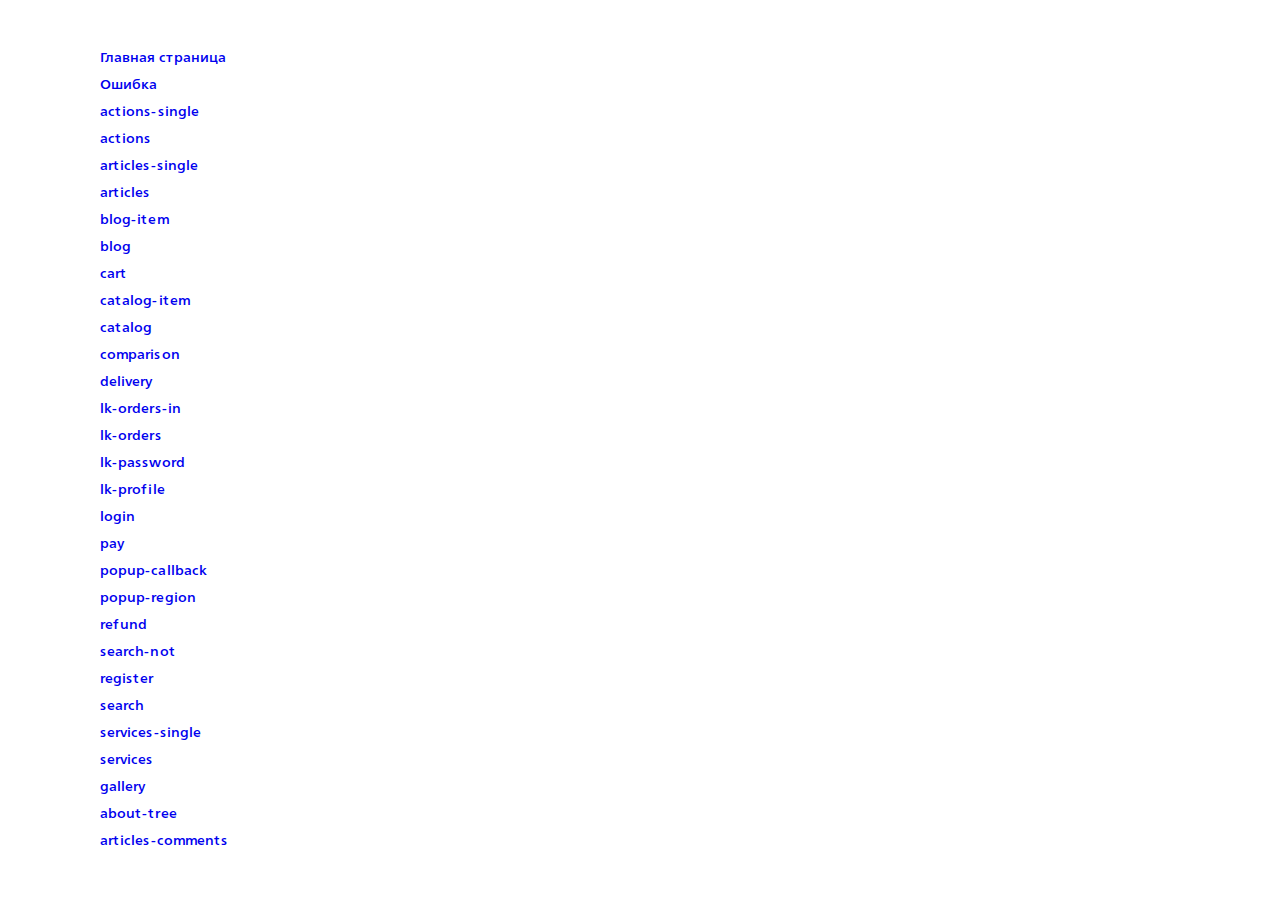
<file: index.html>
<!DOCTYPE html>
<html lang="en">
	<head>
		<meta charset="UTF-8" />
		<meta http-equiv="X-UA-Compatible" content="IE=edge" />
		<meta name="viewport" content="width=device-width, initial-scale=1.0" />
		<link rel="stylesheet" href="css/vendor.css" />
		<link rel="stylesheet" href="css/style.css" />
		<title>Document</title>
	</head>
	<body>
		<div class="pages">
			<a href="/main.html" class="page tooltip"> Главная страница </a>
			<a href="/404.html" class="page tooltip"> Ошибка </a>
			<a href="/actions-single.html" class="page tooltip"> actions-single</a>
			<a href="/actions.html" class="page tooltip"> actions </a>
			<a href="/articles-single.html" class="page tooltip"> articles-single </a>
			<a href="/articles.html" class="page tooltip"> articles</a>
			<a href="/blog-item.html" class="page tooltip">blog-item </a>
			<a href="/blog.html" class="page tooltip">blog</a>
			<a href="/cart.html" class="page tooltip"> cart</a>
			<a href="/catalog-item.html" class="page tooltip"> catalog-item </a>
			<a href="/catalog.html" class="page tooltip"> catalog</a>
			<a href="/comparison.html" class="page tooltip">comparison</a>
			<a href="/delivery.html" class="page tooltip"> delivery</a>
			<a href="/lk-orders-in.html" class="page tooltip">lk-orders-in</a>
			<a href="/lk-orders.html" class="page tooltip"> lk-orders </a>
			<a href="/lk-password.html" class="page tooltip"> lk-password</a>
			<a href="/lk-profile.html" class="page tooltip">lk-profile </a>
			<a href="/login.html" class="page tooltip"> login</a>
			<a href="/pay.html" class="page tooltip"> pay </a>
			<a href="/popup-callback.html" class="page tooltip"> popup-callback </a>
			<a href="/popup-region.html" class="page tooltip"> popup-region </a>
			<a href="/refund.html" class="page tooltip"> refund</a>
			<a href="/search-not.html" class="page tooltip"> search-not</a>
			<a href="/register.html" class="page tooltip"> register </a>
			<a href="/search.html" class="page tooltip">search </a>
			<a href="/services-single.html" class="page tooltip"> services-single</a>
			<a href="/services.html" class="page tooltip"> services</a>
			<a href="/gallery.html" class="page tooltip"> gallery</a>
			<a href="/about-tree.html" class="page tooltip"> about-tree</a>
			<a href="/articles-comments.html" class="page tooltip"
				>articles-comments</a
			>
		</div>
	</body>
</html>
</file>
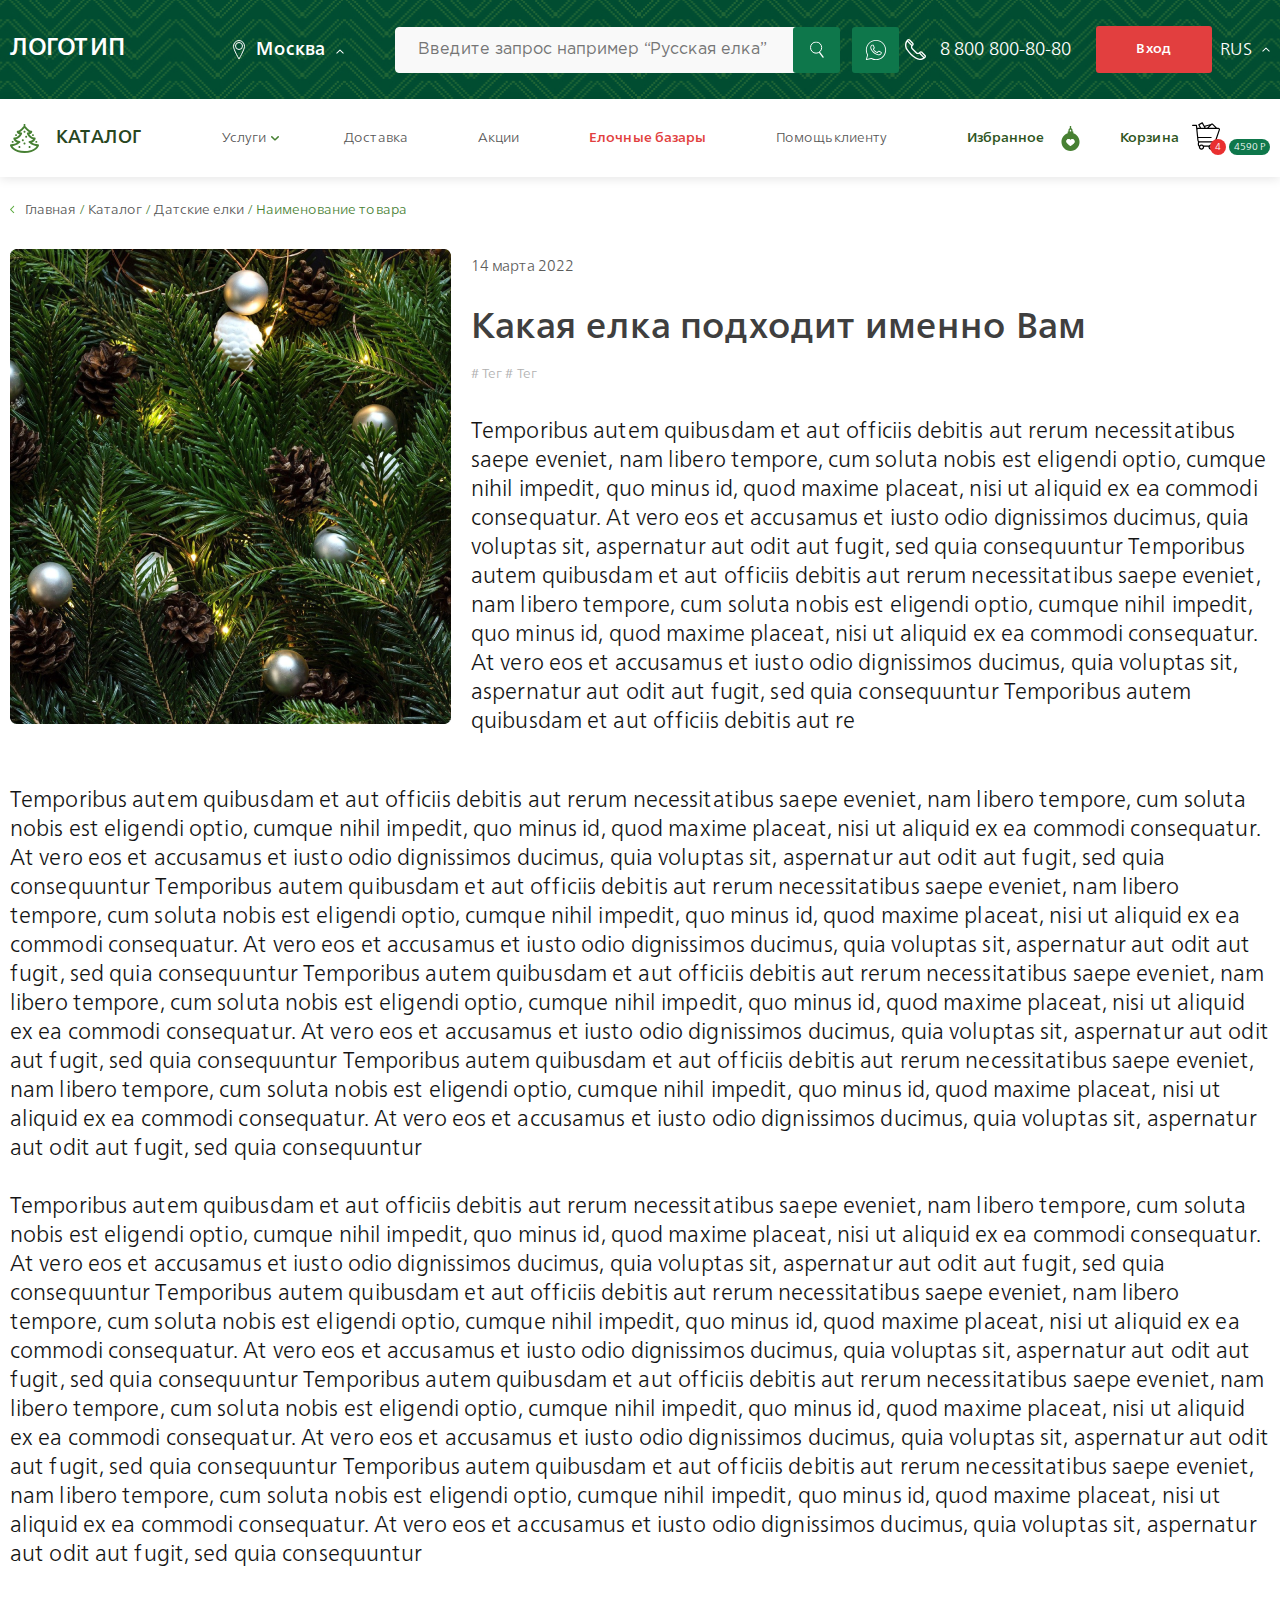
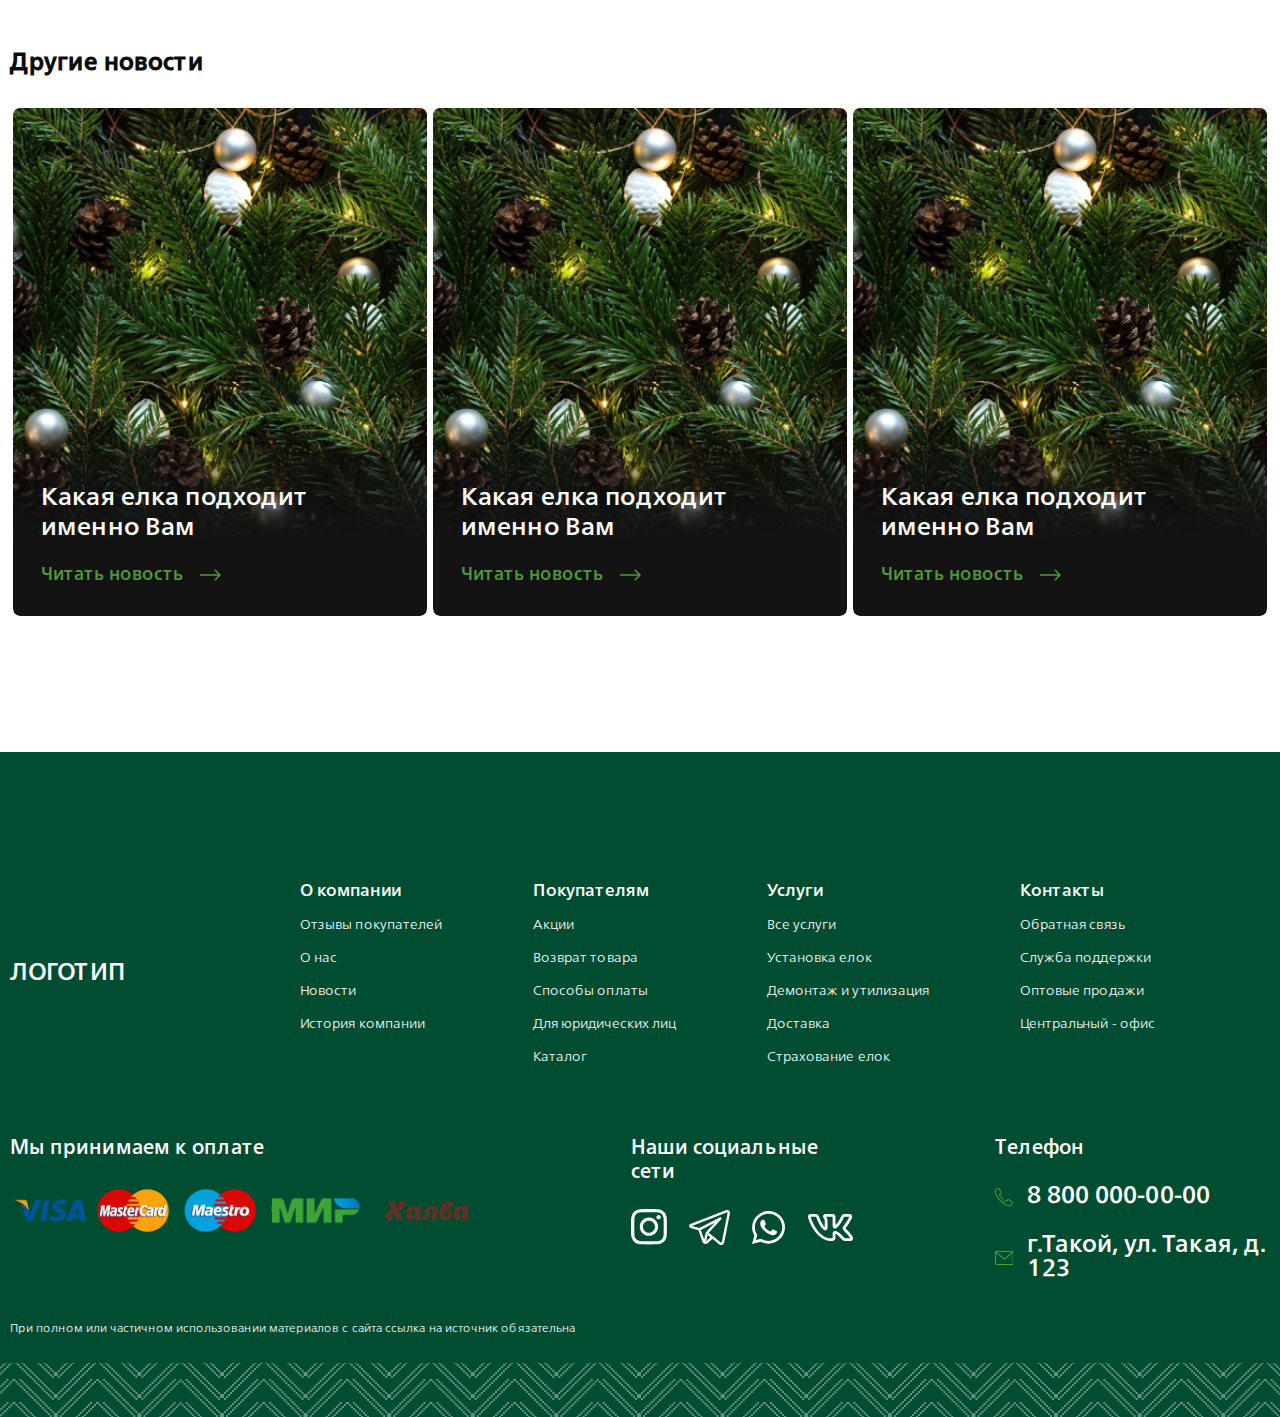
<file: about-tree.html>
<!DOCTYPE html>
<html lang="en">
	<head>
		<meta charset="UTF-8" />
		<title>Actions single</title>
		<meta
			name="viewport"
			content="width=device-width, initial-scale=1, maximum-scale=1, minimum-scale=1, user-scalable=no"
		/>
		<link rel="stylesheet" href="css/vendor.css" />
		<link rel="stylesheet" href="css/style.css" />
	</head>
	<body>
		<div class="header">
			<div class="container flex acenter jbetween">
				<a href="#" class="header__logo logo"> ЛОГОТИП </a>
				<a href="#" class="header__city flex acenter">
					<svg
						width="12"
						height="20"
						viewBox="0 0 12 20"
						fill="none"
						xmlns="http://www.w3.org/2000/svg"
					>
						<path
							d="M11.5 6.38298C11.5 7.16126 11.1589 8.37505 10.5967 9.81612C10.0425 11.2368 9.30042 12.8127 8.55389 14.2877C7.80811 15.7611 7.06178 17.1261 6.50159 18.1232C6.31 18.4642 6.1403 18.7619 6 19.006C5.8597 18.7619 5.69 18.4642 5.49841 18.1232C4.93822 17.1261 4.19189 15.7611 3.44611 14.2877C2.69958 12.8127 1.95754 11.2368 1.40331 9.81612C0.84111 8.37505 0.5 7.16126 0.5 6.38298C0.5 3.1043 2.99113 0.5 6 0.5C9.00887 0.5 11.5 3.1043 11.5 6.38298Z"
							stroke="white"
						/>
						<circle cx="6" cy="6" r="3.5" stroke="white" />
					</svg>
					<span>Москва</span>
					<svg
						width="8"
						height="5"
						viewBox="0 0 8 5"
						fill="none"
						xmlns="http://www.w3.org/2000/svg"
					>
						<path
							d="M4.35355 0.646447C4.15829 0.451185 3.84171 0.451185 3.64645 0.646447L0.464466 3.82843C0.269204 4.02369 0.269204 4.34027 0.464466 4.53553C0.659728 4.7308 0.976311 4.7308 1.17157 4.53553L4 1.70711L6.82843 4.53553C7.02369 4.7308 7.34027 4.7308 7.53553 4.53553C7.7308 4.34027 7.7308 4.02369 7.53553 3.82843L4.35355 0.646447ZM4.5 2L4.5 1L3.5 1L3.5 2L4.5 2Z"
							fill="white"
						/>
					</svg>
				</a>
				<div class="header__buttons flex acenter">
					<div class="header__buttons-search header__search">
						<input
							type="text"
							name="s"
							placeholder="Введите запрос например “Русская елка”"
						/>
						<button class="header__buttons-button">
							<svg
								width="14"
								height="17"
								viewBox="0 0 14 17"
								fill="none"
								xmlns="http://www.w3.org/2000/svg"
							>
								<circle cx="6.08181" cy="6.08181" r="5.58181" stroke="white" />
								<path
									d="M9.875 10.1362L13.6011 15.2288C13.8215 15.53 13.756 15.9528 13.4548 16.1732C13.1536 16.3936 12.7308 16.3281 12.5104 16.0269L8.78427 10.9343L9.875 10.1362Z"
									fill="white"
								/>
							</svg>
						</button>
					</div>
					<a class="header__buttons-button">
						<svg
							width="22"
							height="22"
							viewBox="0 0 22 22"
							fill="none"
							xmlns="http://www.w3.org/2000/svg"
						>
							<path
								d="M10.9999 0.880005C5.41608 0.880005 0.879883 5.4162 0.879883 11C0.879883 12.7948 1.37211 14.4698 2.19301 15.932L0.896211 20.5614C0.875493 20.6355 0.874557 20.7137 0.893496 20.7883C0.912435 20.8628 0.950587 20.9311 1.00415 20.9863C1.05771 21.0415 1.12481 21.0817 1.19875 21.1029C1.2727 21.1241 1.35091 21.1256 1.42559 21.1071L6.2527 19.9109C7.67112 20.6681 9.28062 21.12 10.9999 21.12C16.5837 21.12 21.1199 16.5838 21.1199 11C21.1199 5.4162 16.5837 0.880005 10.9999 0.880005ZM10.9999 1.76C16.1081 1.76 20.2399 5.89181 20.2399 11C20.2399 16.1082 16.1081 20.24 10.9999 20.24C9.36221 20.24 7.82842 19.813 6.49504 19.067C6.39752 19.0125 6.28292 18.9971 6.17449 19.024L1.94723 20.0716L3.08074 16.0273C3.09696 15.9702 3.10144 15.9104 3.09391 15.8514C3.08638 15.7925 3.06699 15.7357 3.03691 15.6845C2.22659 14.3104 1.75988 12.7117 1.75988 11C1.75988 5.89181 5.89169 1.76 10.9999 1.76ZM7.32262 5.72001C7.04056 5.72001 6.63774 5.82494 6.30684 6.18149C6.10808 6.39565 5.27988 7.20259 5.27988 8.62125C5.27988 10.1003 6.3057 11.3766 6.42973 11.5406H6.43059V11.5414C6.41882 11.5259 6.58802 11.771 6.81387 12.0648C7.03972 12.3586 7.35554 12.7444 7.7523 13.1622C8.54583 13.9977 9.66153 14.9633 11.0463 15.5538C11.684 15.8254 12.1871 15.9893 12.5682 16.109C13.2746 16.3308 13.918 16.2971 14.4013 16.2259C14.763 16.1726 15.1609 15.9989 15.5546 15.7498C15.9482 15.5006 16.334 15.1909 16.5042 14.7202C16.6261 14.3828 16.688 14.071 16.7104 13.8145C16.7216 13.6862 16.7231 13.5729 16.7147 13.4681C16.7064 13.3633 16.7153 13.283 16.6176 13.1227C16.4128 12.7863 16.1808 12.7775 15.9387 12.6577C15.8042 12.5912 15.4213 12.4042 15.0372 12.2212C14.6536 12.0384 14.3214 11.8765 14.1168 11.8035C13.9876 11.757 13.8298 11.6901 13.6021 11.7159C13.3744 11.7416 13.1495 11.9059 13.0186 12.1C12.8945 12.284 12.3949 12.8737 12.2425 13.047C12.2405 13.0458 12.2537 13.0519 12.1936 13.0221C12.0052 12.9289 11.7748 12.8496 11.4339 12.6698C11.0929 12.4899 10.6665 12.2244 10.1998 11.813V11.8121C9.50522 11.2006 9.01868 10.4329 8.8652 10.175C8.87554 10.1627 8.86397 10.1776 8.88582 10.1561L8.88668 10.1552C9.04355 10.0007 9.18257 9.81619 9.30004 9.68086C9.4666 9.48899 9.5401 9.31984 9.61973 9.1618C9.77842 8.84684 9.69006 8.50025 9.59824 8.3179V8.31704C9.60458 8.32965 9.54857 8.20607 9.48824 8.06352C9.42774 7.92056 9.35061 7.73522 9.26824 7.53758C9.1035 7.14231 8.91957 6.69897 8.8102 6.4393V6.43844C8.68134 6.13259 8.50702 5.91224 8.2791 5.80594C8.05119 5.69964 7.84982 5.72986 7.84168 5.72946H7.84082C7.67818 5.72196 7.4997 5.72001 7.32262 5.72001ZM7.32262 6.6C7.49225 6.6 7.6595 6.60207 7.79957 6.6086C7.94367 6.61578 7.93471 6.61637 7.90699 6.60344C7.87884 6.59031 7.91704 6.58605 7.99895 6.78047C8.10605 7.03473 8.29088 7.47967 8.45613 7.87618C8.53876 8.07443 8.61609 8.26048 8.67785 8.40641C8.73961 8.55234 8.77308 8.63381 8.81191 8.71149V8.71235L8.81277 8.71321C8.85085 8.78834 8.84748 8.74024 8.83426 8.76649C8.74141 8.95077 8.72881 8.99602 8.63488 9.10422C8.49187 9.26897 8.346 9.4527 8.26879 9.52876C8.20124 9.59512 8.07935 9.6985 8.00324 9.90086C7.92702 10.1035 7.96259 10.3816 8.08488 10.5892C8.2477 10.8656 8.78422 11.7389 9.61801 12.473C10.1431 12.9359 10.6323 13.2422 11.0231 13.4484C11.4139 13.6545 11.7322 13.7749 11.8034 13.8102C11.9725 13.8939 12.1574 13.9589 12.3723 13.9331C12.5872 13.9072 12.7725 13.7768 12.8905 13.6434L12.8914 13.6426C13.0484 13.4646 13.5149 12.9319 13.7387 12.6036C13.7482 12.6069 13.7451 12.6043 13.8195 12.6311V12.632H13.8204C13.8543 12.6441 14.2798 12.8345 14.6591 13.0152C15.0384 13.196 15.4234 13.3839 15.5486 13.4458C15.7291 13.5351 15.8144 13.5933 15.8364 13.5936C15.8379 13.6323 15.8394 13.6743 15.8339 13.738C15.8184 13.9147 15.7712 14.1593 15.6766 14.4212C15.6303 14.5494 15.3889 14.8138 15.0845 15.0064C14.7801 15.199 14.4096 15.3351 14.2724 15.3553C13.8598 15.4161 13.37 15.4383 12.8321 15.2694C12.4591 15.1523 11.994 15.0007 11.3918 14.7443C10.1704 14.2234 9.13234 13.3371 8.39082 12.5563C8.02006 12.166 7.72301 11.8026 7.51168 11.5277C7.30074 11.2533 7.20864 11.1105 7.13184 11.0095L7.13098 11.0086C6.99465 10.8283 6.15988 9.66718 6.15988 8.62125C6.15988 7.51432 6.67402 7.08024 6.95223 6.78047C7.09828 6.6231 7.25795 6.6 7.32262 6.6Z"
								fill="white"
							/>
						</svg>
					</a>
				</div>
				<a href="tel:+78008008080" class="header__phone flex acenter">
					<svg
						width="21"
						height="21"
						viewBox="0 0 21 21"
						fill="none"
						xmlns="http://www.w3.org/2000/svg"
					>
						<path
							d="M20.448 16.0101L17.2497 12.8118C16.5149 12.0769 15.3192 12.077 14.5844 12.8118L14.162 13.2343C13.8356 13.5607 13.4016 13.7405 12.94 13.7405C12.4783 13.7405 12.0444 13.5607 11.718 13.2343L7.76534 9.28156C7.43892 8.95514 7.25912 8.52122 7.25912 8.05956C7.25912 7.5979 7.43892 7.16398 7.76534 6.83756L8.1878 6.4151C8.92266 5.68031 8.92266 4.48462 8.1878 3.74983L4.98933 0.551512C4.25454 -0.183349 3.05885 -0.183349 2.32406 0.551512C-0.377917 3.25341 -0.770301 7.50171 1.39094 10.6529C3.80849 14.1779 6.82166 17.191 10.3466 19.6085C11.7082 20.5425 13.2745 20.9996 14.8326 20.9995C16.8802 20.9995 18.9136 20.2098 20.448 18.6755C20.8039 18.3195 21 17.8462 21 17.3428C21 16.8394 20.804 16.3661 20.448 16.0101ZM3.28357 1.51087C3.38323 1.41129 3.51576 1.35641 3.65673 1.35641C3.79771 1.35641 3.93023 1.41129 4.02989 1.51095L7.22822 4.70926C7.32788 4.80892 7.38276 4.94145 7.38276 5.08242C7.38276 5.2234 7.32788 5.35585 7.22822 5.45558L7.03787 5.64593L3.09745 1.70552C3.15813 1.63971 3.21987 1.57465 3.28357 1.51087ZM11.1141 18.4895C7.7275 16.1668 4.83268 13.272 2.50996 9.8854C1.03451 7.73412 0.995915 4.96678 2.27861 2.80577L6.20214 6.7293C6.00591 7.1394 5.90203 7.59149 5.90203 8.05956C5.90203 8.88368 6.22294 9.65842 6.80568 10.2411L10.7583 14.1937C11.341 14.7764 12.1158 15.0974 12.9398 15.0974C13.4079 15.0974 13.86 14.9935 14.2701 14.7972L18.1937 18.7208C16.0328 20.0035 13.2654 19.965 11.1141 18.4895ZM19.4885 17.7159C19.4247 17.7797 19.3597 17.8414 19.2939 17.902L15.3535 13.9616L15.5439 13.7712C15.6435 13.6716 15.7761 13.6167 15.917 13.6167C16.058 13.6167 16.1905 13.6716 16.2902 13.7712L19.4885 16.9696C19.6942 17.1753 19.6942 17.5102 19.4885 17.7159Z"
							fill="white"
						/>
					</svg>
					<span>8 800 800-80-80</span>
				</a>
				<div class="header__last flex acenter">
					<a href="#" class="header__last-login">Вход</a>
					<div class="header__last-lang flex acenter">
						<span>RUS</span>
						<svg
							width="8"
							height="5"
							viewBox="0 0 8 5"
							fill="none"
							xmlns="http://www.w3.org/2000/svg"
						>
							<path
								d="M4.35355 0.646447C4.15829 0.451185 3.84171 0.451185 3.64645 0.646447L0.464466 3.82843C0.269204 4.02369 0.269204 4.34027 0.464466 4.53553C0.659728 4.7308 0.976311 4.7308 1.17157 4.53553L4 1.70711L6.82843 4.53553C7.02369 4.7308 7.34027 4.7308 7.53553 4.53553C7.7308 4.34027 7.7308 4.02369 7.53553 3.82843L4.35355 0.646447ZM4.5 2L4.5 1L3.5 1L3.5 2L4.5 2Z"
								fill="white"
							/>
						</svg>
					</div>
				</div>
				<a href="#" class="subheader__cart _header flex acenter">
					<div class="subheader__cart-text">Корзина</div>
					<div class="subheader__cart-content flex">
						<div class="subheader__cart-icon">
							<svg
								width="28"
								height="28"
								viewBox="0 0 28 28"
								fill="none"
								xmlns="http://www.w3.org/2000/svg"
							>
								<path
									d="M5.3439 18.2605C5.4101 18.9125 5.76283 19.4973 6.26479 19.8923C5.9838 20.2229 5.81373 20.6505 5.81373 21.1173V22.8674C5.81373 23.6217 6.24909 24.2715 6.88723 24.5767C6.85108 24.751 6.83192 24.9315 6.83192 25.1164C6.83192 26.5794 8.02218 27.7697 9.48514 27.7697C10.9482 27.7697 12.1384 26.5794 12.1384 25.1164C12.1384 24.9965 12.1297 24.8786 12.1142 24.7629H16.4784C16.4629 24.8787 16.4541 24.9965 16.4541 25.1164C16.4541 26.5794 17.6444 27.7697 19.1074 27.7697C20.5703 27.7697 21.7606 26.5794 21.7606 25.1164C21.7606 23.6534 20.5703 22.4631 19.1074 22.4631C18.2199 22.4631 17.4334 22.9016 16.9514 23.5727H11.6411C11.1591 22.9016 10.3726 22.4631 9.48509 22.4631C8.63243 22.4631 7.87295 22.8679 7.38721 23.4949C7.1587 23.3782 7.0037 23.1417 7.0037 22.8674V21.1174C7.0037 20.7287 7.32011 20.4125 7.70905 20.4125C7.71087 20.4125 7.71263 20.4123 7.71444 20.4122C7.71807 20.4123 7.72169 20.4125 7.72526 20.4125H21.6386C22.789 20.4125 23.9806 19.5596 24.3514 18.4708L27.8869 8.0898C28.087 7.50244 28.0189 6.9102 27.7001 6.46492C27.3814 6.01964 26.8427 5.76421 26.2223 5.76421H24.9534L21.1295 1.92204C20.535 1.32765 19.5714 1.32249 18.9699 1.90594L12.5168 3.64174L10.7845 0.535696C10.6244 0.248702 10.2621 0.14584 9.97497 0.305829L6.51024 2.23816C6.37236 2.31501 6.27074 2.44355 6.22767 2.59538C6.18454 2.7472 6.20353 2.90991 6.28043 3.04774L7.79543 5.76415H6.36017C5.97746 5.76415 5.61696 5.86191 5.30435 6.0452L5.02336 3.23595C4.99293 2.93173 4.73693 2.70011 4.43124 2.70011H0.595071C0.266422 2.70011 0 2.96653 0 3.29518C0 3.62383 0.266422 3.89025 0.595071 3.89025H3.89273L5.3439 18.2605ZM19.1075 23.6532C19.9142 23.6532 20.5706 24.3096 20.5706 25.1163C20.5706 25.9231 19.9142 26.5795 19.1075 26.5795C18.3007 26.5795 17.6444 25.9231 17.6444 25.1163C17.6444 24.3095 18.3007 23.6532 19.1075 23.6532ZM9.4852 23.6532C10.2919 23.6532 10.9483 24.3096 10.9483 25.1163C10.9483 25.9231 10.2919 26.5795 9.4852 26.5795C8.67845 26.5795 8.02212 25.9231 8.02212 25.1163C8.02212 24.3095 8.67845 23.6532 9.4852 23.6532ZM20.2872 2.76256L23.2745 5.76415H16.7942L19.7947 2.76364C19.9307 2.62757 20.152 2.62757 20.2872 2.76256ZM17.2831 3.59215L15.1111 5.76415H13.7005L13.1145 4.71349L17.2831 3.59215ZM7.60959 2.98773L10.0349 1.6351L12.3378 5.76415H9.15808L7.60959 2.98773ZM26.7605 7.70601L23.225 18.087C23.019 18.6918 22.2777 19.2223 21.6388 19.2223H7.72543C7.13586 19.2223 6.58743 18.7268 6.52792 18.1404L6.31767 16.0665H19.1116C19.4402 16.0665 19.7066 15.8 19.7066 15.4714C19.7066 15.1427 19.4402 14.8763 19.1116 14.8763H6.19707L5.49284 7.92975C5.49284 7.92958 5.49284 7.92953 5.49284 7.92942L5.49273 7.92811C5.46592 7.6635 5.54254 7.41669 5.7086 7.23296C5.87097 7.05325 6.10236 6.95429 6.36017 6.95429H24.7007C24.7027 6.95435 24.7046 6.95458 24.7065 6.95458C24.7085 6.95458 24.7104 6.95435 24.7123 6.95429H26.2225C26.4576 6.95429 26.6388 7.0265 26.7326 7.15758C26.8265 7.28861 26.8363 7.4834 26.7605 7.70601Z"
									fill="black"
								/>
							</svg>
							<div class="subheader__cart-count">4</div>
						</div>
						<div class="subheader__cart-price">4590 Р</div>
					</div>
				</a>
				<div class="header__mmenu"><span></span><span></span><span></span></div>
			</div>
		</div>

		<div class="subheader">
			<div class="container flex acenter jbetween">
				<a href="#" class="subheader__logo logo"> ЛОГО </a>
				<a href="#" class="subheader__catalog flex acenter">
					<svg
						width="29"
						height="29"
						viewBox="0 0 29 29"
						fill="none"
						xmlns="http://www.w3.org/2000/svg"
					>
						<path
							d="M28.7883 20.6501C28.6014 20.4106 28.3146 20.2708 28.011 20.2708C25.4741 20.2708 23.3776 19.3297 22.008 18.4862C24.3542 17.6865 25.3774 15.8069 25.6 14.6933C25.658 14.4036 25.583 14.1032 25.3957 13.8747C25.2084 13.6463 24.9285 13.5138 24.6331 13.5138C21.7525 13.5138 20.1386 11.5988 19.3739 10.2959C22.2039 9.78337 22.2415 7.8379 22.2415 7.74312C22.2415 7.19845 21.8 6.75693 21.2553 6.75693C19.4948 6.75693 17.732 4.75564 16.4448 3.29429C15.9481 2.73048 15.5191 2.24379 15.1335 1.92012C15.0931 1.886 15.0502 1.85661 15.0061 1.82999C15.075 1.78896 15.1396 1.74044 15.1966 1.68344C15.38 1.49991 15.4856 1.24547 15.4856 0.986197C15.4856 0.726728 15.3801 0.47229 15.1966 0.288956C15.013 0.105523 14.7596 0 14.4992 0C14.2398 0 13.9854 0.105523 13.802 0.288956C13.6185 0.47229 13.513 0.726728 13.513 0.986197C13.513 1.24547 13.6184 1.49991 13.802 1.68344C13.8594 1.74044 13.9241 1.78896 13.9929 1.83018C13.9488 1.85661 13.9059 1.8862 13.8655 1.92012C13.4801 2.2435 13.0513 2.73029 12.5549 3.2939C11.2676 4.75534 9.50452 6.75703 7.74377 6.75703C7.19919 6.75703 6.75757 7.19855 6.75757 7.74322C6.75757 7.838 6.79505 9.78347 9.62504 10.296C8.85985 11.5998 7.24613 13.5139 4.36615 13.5139C4.07068 13.5139 3.7908 13.6464 3.60352 13.8748C3.41624 14.1032 3.34119 14.4037 3.39918 14.6934C3.62206 15.8081 4.64672 17.6902 6.99801 18.4885C5.63361 19.3314 3.5403 20.2708 0.988128 20.2708C0.684478 20.2708 0.397692 20.4106 0.210808 20.6501C0.0239239 20.8893 -0.0422498 21.2016 0.031419 21.496C0.0516361 21.5771 0.551638 23.5023 2.65519 25.3725C5.3627 27.7796 9.34772 29 14.4996 29C19.6515 29 23.6365 27.7796 26.344 25.3725C28.4476 23.5023 28.9476 21.5772 28.9678 21.496C29.0414 21.2015 28.9753 20.8892 28.7883 20.6501ZM14.4995 27.0276C9.98441 27.0276 6.37858 25.9778 4.07206 23.9914C3.31486 23.3394 2.81151 22.6829 2.48547 22.153C7.05323 21.6029 9.99476 18.7112 10.1302 18.5758C10.4121 18.2938 10.4964 17.8697 10.3438 17.5012C10.1911 17.1328 9.83155 16.8924 9.43273 16.8924C7.95225 16.8924 6.81743 16.4625 6.05994 15.6146C5.98124 15.5265 5.91033 15.4379 5.84682 15.3504C7.60866 15.0186 9.1636 14.0834 10.4017 12.5976C11.563 11.2038 12.0379 9.80329 12.0575 9.74431C12.1577 9.44362 12.1073 9.11315 11.9219 8.85575C11.7365 8.59865 11.4389 8.44628 11.1219 8.44628C10.5137 8.44628 10.0509 8.38622 9.70206 8.29776C11.4518 7.5304 12.8989 5.88769 14.0352 4.59775C14.1953 4.41589 14.3521 4.23798 14.4998 4.07457C14.6476 4.23808 14.8045 4.41629 14.9648 4.59814C16.1007 5.8875 17.5467 7.52922 19.2955 8.29697C18.9563 8.38326 18.4967 8.44628 17.8776 8.44628C17.5606 8.44628 17.263 8.59865 17.0776 8.85575C16.8922 9.11305 16.8418 9.44362 16.942 9.74431C16.9616 9.80329 17.4365 11.2038 18.5977 12.5976C19.8362 14.084 21.3916 15.0192 23.1542 15.3508C22.6231 16.0683 21.5759 16.8924 19.5666 16.8924C19.1678 16.8924 18.8082 17.1328 18.6555 17.5012C18.5029 17.8697 18.5872 18.2938 18.8691 18.5758C19.0047 18.7114 21.9496 21.6059 26.521 22.154C25.4513 23.8962 22.426 27.0276 14.4995 27.0276Z"
							fill="#478033"
						/>
						<path
							d="M6.05553 12.1075C6.3149 12.1075 6.56934 12.002 6.75268 11.8186C6.93611 11.6352 7.04173 11.3808 7.04173 11.1213C7.04173 10.8619 6.93621 10.6074 6.75268 10.4241C6.56934 10.2408 6.3149 10.1351 6.05553 10.1351C5.79508 10.1351 5.54173 10.2407 5.35829 10.4241C5.17387 10.6074 5.06934 10.8619 5.06934 11.1213C5.06934 11.3808 5.17387 11.6352 5.35829 11.8186C5.54173 12.0019 5.79518 12.1075 6.05553 12.1075Z"
							fill="#478033"
						/>
						<path
							d="M16.1888 11.8245C15.9284 11.8245 15.675 11.9298 15.4916 12.1134C15.3082 12.2968 15.2026 12.5512 15.2026 12.8107C15.2026 13.0709 15.3081 13.3253 15.4916 13.5077C15.675 13.6922 15.9295 13.7977 16.1888 13.7977C16.4482 13.7977 16.7026 13.6922 16.886 13.5077C17.0694 13.3244 17.175 13.0708 17.175 12.8107C17.175 12.5512 17.0695 12.2968 16.886 12.1134C16.7026 11.9299 16.4482 11.8245 16.1888 11.8245Z"
							fill="#478033"
						/>
						<path
							d="M14.4993 8.72885C14.7586 8.72885 15.0131 8.62422 15.1964 8.44088C15.3798 8.25637 15.4855 8.00311 15.4855 7.74364C15.4855 7.48319 15.3799 7.22993 15.1964 7.04542C15.0131 6.86208 14.7586 6.75745 14.4993 6.75745C14.2399 6.75745 13.9854 6.86208 13.802 7.04542C13.6186 7.22993 13.5131 7.48319 13.5131 7.74364C13.5131 8.00311 13.6185 8.25637 13.802 8.44088C13.9854 8.62422 14.2399 8.72885 14.4993 8.72885Z"
							fill="#478033"
						/>
						<path
							d="M13.5085 15.4921C13.3252 15.3076 13.0708 15.2031 12.8114 15.2031C12.552 15.2031 12.2976 15.3076 12.1142 15.4921C11.9307 15.6745 11.8252 15.929 11.8252 16.1893C11.8252 16.4486 11.9306 16.703 12.1142 16.8855C12.2976 17.07 12.552 17.1755 12.8114 17.1755C13.0708 17.1755 13.3252 17.07 13.5085 16.8855C13.692 16.7021 13.7976 16.4486 13.7976 16.1893C13.7975 15.9299 13.692 15.6754 13.5085 15.4921Z"
							fill="#478033"
						/>
						<path
							d="M14.4993 18.5809C14.2399 18.5809 13.9854 18.6865 13.802 18.8699C13.6186 19.0532 13.5131 19.3077 13.5131 19.5681C13.5131 19.8274 13.6185 20.0808 13.802 20.2654C13.9864 20.4487 14.2399 20.5543 14.4993 20.5543C14.7586 20.5543 15.0131 20.4488 15.1964 20.2654C15.3798 20.0808 15.4855 19.8274 15.4855 19.5681C15.4855 19.3077 15.3799 19.0532 15.1964 18.8699C15.0131 18.6865 14.7596 18.5809 14.4993 18.5809Z"
							fill="#478033"
						/>
						<path
							d="M18.869 23.6432C19.0525 23.8265 19.3069 23.9321 19.5663 23.9321C19.8256 23.9321 20.0801 23.8266 20.2634 23.6432C20.4468 23.4596 20.5525 23.2052 20.5525 22.9459C20.5525 22.6864 20.4469 22.432 20.2634 22.2487C20.0801 22.0653 19.8256 21.9597 19.5663 21.9597C19.3069 21.9597 19.0525 22.0652 18.869 22.2487C18.6856 22.432 18.5801 22.6864 18.5801 22.9459C18.5801 23.2062 18.6856 23.4596 18.869 23.6432Z"
							fill="#478033"
						/>
						<path
							d="M9.43298 21.9597C9.17361 21.9597 8.91917 22.0652 8.73476 22.2487C8.55132 22.432 8.4458 22.6864 8.4458 22.9459C8.4458 23.2052 8.55122 23.4596 8.73476 23.6432C8.91917 23.8265 9.17253 23.9321 9.43298 23.9321C9.69235 23.9321 9.94679 23.8266 10.1291 23.6432C10.3136 23.4596 10.4182 23.2052 10.4182 22.9459C10.4182 22.6864 10.3136 22.432 10.1291 22.2487C9.9458 22.0652 9.69235 21.9597 9.43298 21.9597Z"
							fill="#478033"
						/>
						<path
							d="M2.67663 18.8648C2.93698 18.8648 3.19043 18.7593 3.37377 18.5759C3.55819 18.3916 3.66371 18.1381 3.66371 17.8787C3.66371 17.6194 3.55819 17.3649 3.37377 17.1814C3.19043 16.9971 2.93688 16.8925 2.67663 16.8925C2.41716 16.8925 2.1638 16.9971 1.97939 17.1814C1.79595 17.3649 1.69043 17.6185 1.69043 17.8787C1.69043 18.1381 1.79585 18.3926 1.97939 18.5759C2.16292 18.7593 2.41726 18.8648 2.67663 18.8648Z"
							fill="#478033"
						/>
						<path
							d="M25.6244 18.5759C25.8078 18.7592 26.0623 18.8648 26.3217 18.8648C26.582 18.8648 26.8355 18.7593 27.0188 18.5759C27.2022 18.3926 27.3079 18.1381 27.3079 17.8787C27.3079 17.6194 27.2023 17.3649 27.0188 17.1814C26.8355 16.9971 26.5819 16.8925 26.3217 16.8925C26.0623 16.8925 25.8078 16.9971 25.6244 17.1814C25.441 17.3649 25.3354 17.6194 25.3354 17.8787C25.3354 18.1381 25.441 18.3926 25.6244 18.5759Z"
							fill="#478033"
						/>
						<path
							d="M22.2468 11.8186C22.4303 12.0019 22.6847 12.1075 22.9441 12.1075C23.2035 12.1075 23.4579 12.002 23.6412 11.8186C23.8247 11.6352 23.9303 11.3817 23.9303 11.1213C23.9303 10.8619 23.8248 10.6074 23.6412 10.4241C23.4579 10.2408 23.2035 10.1351 22.9441 10.1351C22.6847 10.1351 22.4303 10.2407 22.2468 10.4241C22.0634 10.6074 21.9579 10.8619 21.9579 11.1213C21.9579 11.3817 22.0634 11.6351 22.2468 11.8186Z"
							fill="#478033"
						/>
					</svg>
					<span>КАТАЛОГ</span>
				</a>
				<ul class="subheader__menu">
					<li>
						<a href="#" class="has-submenu">Услуги</a>
						<div class="subheader__menu-sub">
							<ul>
								<li><a href="#">Все услуги</a></li>
							</ul>
							<ul>
								<li><a href="#">Личный менеджер</a></li>
							</ul>
							<ul>
								<li><a href="#" class="_parent">Для срезанных деревьев</a></li>
								<li><a href="#">Доп. дерево на выбор</a></li>
								<li><a href="#">Доставка дедом морозом</a></li>
								<li><a href="#">Установка</a></li>
								<li><a href="#">Страховка елки</a></li>
								<li><a href="#">Демонтаж и утилизация</a></li>
							</ul>
							<ul>
								<li><a href="#" class="_parent">Для деревьев в емкости</a></li>
								<li><a href="#">Аренда елок в горшке</a></li>
								<li><a href="#">Посадка, уход</a></li>
								<li><a href="#">Ландшафтный дизайн</a></li>
							</ul>
						</div>
					</li>
					<li><a href="#">Доставка</a></li>
					<li><a href="#">Акции</a></li>
					<li>
						<a class="menu-catalog-link" href="#"><b>Елочные базары</b></a>
					</li>
					<li><a href="#">Помощь клиенту</a></li>
				</ul>
				<a href="#" class="subheader__phone flex acenter">
					<svg
						width="21"
						height="21"
						viewBox="0 0 21 21"
						fill="none"
						xmlns="http://www.w3.org/2000/svg"
					>
						<path
							d="M20.448 16.0101L17.2497 12.8118C16.5149 12.0769 15.3192 12.077 14.5844 12.8118L14.162 13.2343C13.8356 13.5607 13.4016 13.7405 12.94 13.7405C12.4783 13.7405 12.0444 13.5607 11.718 13.2343L7.76534 9.28156C7.43892 8.95514 7.25912 8.52122 7.25912 8.05956C7.25912 7.5979 7.43892 7.16398 7.76534 6.83756L8.1878 6.41509C8.92266 5.68031 8.92266 4.48462 8.1878 3.74983L4.98933 0.551512C4.25454 -0.183349 3.05885 -0.183349 2.32406 0.551512C-0.377917 3.25341 -0.770301 7.50171 1.39094 10.6529C3.80849 14.1779 6.82166 17.191 10.3466 19.6085C11.7082 20.5425 13.2745 20.9996 14.8326 20.9995C16.8802 20.9995 18.9136 20.2098 20.448 18.6755C20.8039 18.3195 21 17.8462 21 17.3428C21 16.8394 20.804 16.3661 20.448 16.0101ZM3.28357 1.51087C3.38323 1.41129 3.51576 1.35641 3.65673 1.35641C3.79771 1.35641 3.93023 1.41129 4.02989 1.51095L7.22822 4.70926C7.32788 4.80893 7.38276 4.94145 7.38276 5.08242C7.38276 5.2234 7.32788 5.35585 7.22822 5.45559L7.03787 5.64593L3.09745 1.70552C3.15813 1.63971 3.21987 1.57465 3.28357 1.51087ZM11.1141 18.4895C7.7275 16.1668 4.83268 13.272 2.50996 9.8854C1.03451 7.73412 0.995915 4.96678 2.27861 2.80577L6.20214 6.7293C6.00591 7.1394 5.90203 7.59149 5.90203 8.05956C5.90203 8.88368 6.22294 9.65842 6.80568 10.2411L10.7583 14.1937C11.341 14.7764 12.1158 15.0974 12.9398 15.0974C13.4079 15.0974 13.86 14.9935 14.2701 14.7972L18.1937 18.7208C16.0328 20.0035 13.2654 19.965 11.1141 18.4895ZM19.4885 17.7159C19.4247 17.7797 19.3597 17.8414 19.2939 17.902L15.3535 13.9616L15.5439 13.7712C15.6435 13.6716 15.7761 13.6167 15.917 13.6167C16.058 13.6167 16.1905 13.6716 16.2902 13.7712L19.4885 16.9696C19.6942 17.1753 19.6942 17.5102 19.4885 17.7159Z"
							fill="#478033"
						/>
					</svg>
					<span>8 800 800-80-80</span>
				</a>
				<div class="subheader__buttons flex acenter">
					<a href="#" class="subheader__fav flex acenter">
						<span>Избранное</span>
						<svg
							width="25"
							height="25"
							viewBox="0 0 25 25"
							fill="none"
							xmlns="http://www.w3.org/2000/svg"
						>
							<path
								d="M15.351 7.37135V5.55801H14.5089V4.11537C14.5089 3.23712 14.0036 2.4883 13.1615 2.21015V0H11.8141V2.21015C11.0562 2.4883 10.4667 3.23712 10.4667 4.11537V5.55801H9.70881V7.34398C6.08768 8.52944 3.39895 12.0023 3.45698 16.0855C3.52729 21.0407 7.6451 25.0486 12.6005 24.9995C17.554 24.9504 21.5442 20.9194 21.5442 15.9541C21.5441 11.9591 18.9721 8.56918 15.351 7.37135ZM11.8141 4.11537C11.8141 3.93052 11.903 3.76294 12.0241 3.64108C12.146 3.76387 12.322 3.83999 12.5089 3.83999C12.6957 3.83999 12.8542 3.76387 12.9762 3.64108C13.0972 3.76286 13.1615 3.93044 13.1615 4.11537V5.55801H11.8141V4.11537ZM16.2353 16.7472C15.5206 17.8689 12.4226 20.0295 12.4226 20.0295C12.4226 20.0295 9.344 17.7353 8.67847 16.5837C8.01294 15.4322 8.40689 13.9592 9.55849 13.2937C10.5471 12.7223 11.7723 13.1418 12.5204 13.9412C13.3024 13.1749 14.5355 12.8085 15.4985 13.4221C16.6201 14.1368 16.95 15.6255 16.2353 16.7472Z"
								fill="#478033"
							/>
							<path
								d="M15.4986 13.4221C14.5355 12.8086 13.3025 13.1749 12.5205 13.9413C11.7723 13.1419 10.5472 12.7222 9.55857 13.2937C8.40705 13.9592 8.01302 15.4323 8.67855 16.5838C9.34408 17.7353 12.4227 20.0295 12.4227 20.0295C12.4227 20.0295 15.5207 17.869 16.2354 16.7473C16.9502 15.6255 16.6203 14.1368 15.4986 13.4221Z"
								fill="white"
							/>
						</svg>
					</a>
					<a href="#" class="subheader__cart flex acenter">
						<div class="subheader__cart-text">Корзина</div>
						<div class="subheader__cart-content flex">
							<div class="subheader__cart-icon">
								<svg
									width="28"
									height="28"
									viewBox="0 0 28 28"
									fill="none"
									xmlns="http://www.w3.org/2000/svg"
								>
									<path
										d="M5.3439 18.2605C5.4101 18.9125 5.76283 19.4973 6.26479 19.8923C5.9838 20.2229 5.81373 20.6505 5.81373 21.1173V22.8674C5.81373 23.6217 6.24909 24.2715 6.88723 24.5767C6.85108 24.751 6.83192 24.9315 6.83192 25.1164C6.83192 26.5794 8.02218 27.7697 9.48514 27.7697C10.9482 27.7697 12.1384 26.5794 12.1384 25.1164C12.1384 24.9965 12.1297 24.8786 12.1142 24.7629H16.4784C16.4629 24.8787 16.4541 24.9965 16.4541 25.1164C16.4541 26.5794 17.6444 27.7697 19.1074 27.7697C20.5703 27.7697 21.7606 26.5794 21.7606 25.1164C21.7606 23.6534 20.5703 22.4631 19.1074 22.4631C18.2199 22.4631 17.4334 22.9016 16.9514 23.5727H11.6411C11.1591 22.9016 10.3726 22.4631 9.48509 22.4631C8.63243 22.4631 7.87295 22.8679 7.38721 23.4949C7.1587 23.3782 7.0037 23.1417 7.0037 22.8674V21.1174C7.0037 20.7287 7.32011 20.4125 7.70905 20.4125C7.71087 20.4125 7.71263 20.4123 7.71444 20.4122C7.71807 20.4123 7.72169 20.4125 7.72526 20.4125H21.6386C22.789 20.4125 23.9806 19.5596 24.3514 18.4708L27.8869 8.0898C28.087 7.50244 28.0189 6.9102 27.7001 6.46492C27.3814 6.01964 26.8427 5.76421 26.2223 5.76421H24.9534L21.1295 1.92204C20.535 1.32765 19.5714 1.32249 18.9699 1.90594L12.5168 3.64174L10.7845 0.535696C10.6244 0.248702 10.2621 0.14584 9.97497 0.305829L6.51024 2.23816C6.37236 2.31501 6.27074 2.44355 6.22767 2.59538C6.18454 2.7472 6.20353 2.90991 6.28043 3.04774L7.79543 5.76415H6.36017C5.97746 5.76415 5.61696 5.86191 5.30435 6.0452L5.02336 3.23595C4.99293 2.93173 4.73693 2.70011 4.43124 2.70011H0.595071C0.266422 2.70011 0 2.96653 0 3.29518C0 3.62383 0.266422 3.89025 0.595071 3.89025H3.89273L5.3439 18.2605ZM19.1075 23.6532C19.9142 23.6532 20.5706 24.3096 20.5706 25.1163C20.5706 25.9231 19.9142 26.5795 19.1075 26.5795C18.3007 26.5795 17.6444 25.9231 17.6444 25.1163C17.6444 24.3095 18.3007 23.6532 19.1075 23.6532ZM9.4852 23.6532C10.2919 23.6532 10.9483 24.3096 10.9483 25.1163C10.9483 25.9231 10.2919 26.5795 9.4852 26.5795C8.67845 26.5795 8.02212 25.9231 8.02212 25.1163C8.02212 24.3095 8.67845 23.6532 9.4852 23.6532ZM20.2872 2.76256L23.2745 5.76415H16.7942L19.7947 2.76364C19.9307 2.62757 20.152 2.62757 20.2872 2.76256ZM17.2831 3.59215L15.1111 5.76415H13.7005L13.1145 4.71349L17.2831 3.59215ZM7.60959 2.98773L10.0349 1.6351L12.3378 5.76415H9.15808L7.60959 2.98773ZM26.7605 7.70601L23.225 18.087C23.019 18.6918 22.2777 19.2223 21.6388 19.2223H7.72543C7.13586 19.2223 6.58743 18.7268 6.52792 18.1404L6.31767 16.0665H19.1116C19.4402 16.0665 19.7066 15.8 19.7066 15.4714C19.7066 15.1427 19.4402 14.8763 19.1116 14.8763H6.19707L5.49284 7.92975C5.49284 7.92958 5.49284 7.92953 5.49284 7.92942L5.49273 7.92811C5.46592 7.6635 5.54254 7.41669 5.7086 7.23296C5.87097 7.05325 6.10236 6.95429 6.36017 6.95429H24.7007C24.7027 6.95435 24.7046 6.95458 24.7065 6.95458C24.7085 6.95458 24.7104 6.95435 24.7123 6.95429H26.2225C26.4576 6.95429 26.6388 7.0265 26.7326 7.15758C26.8265 7.28861 26.8363 7.4834 26.7605 7.70601Z"
										fill="black"
									/>
								</svg>
								<div class="subheader__cart-count">4</div>
							</div>
							<div class="subheader__cart-price">4590 Р</div>
						</div>
					</a>
				</div>
			</div>
		</div>

		<div class="catalogmenu">
			<div class="container">
				<div class="row">
					<div class="row__col _80">
						<div class="row">
							<div class="row__col _25">
								<ul class="catalogmenu__list">
									<li><a href="#" class="_parent">Елки срезанные</a></li>
									<li><a href="#">Ели</a></li>
									<li><a href="#">Пихты</a></li>
									<li><a href="#">Сосны</a></li>
								</ul>
							</div>
							<div class="row__col _25">
								<ul class="catalogmenu__list">
									<li><a href="#" class="_parent">Елки в декор горшках</a></li>
									<li><a href="#">Ели</a></li>
									<li><a href="#">Пихты</a></li>
									<li><a href="#">Сосны</a></li>
								</ul>
							</div>
							<div class="row__col _25">
								<ul class="catalogmenu__list">
									<li><a href="#" class="_parent">Венки</a></li>
									<li><a href="#">Заготовки</a></li>
									<li><a href="#">Дизайнерские</a></li>
								</ul>
							</div>
							<div class="row__col _25">
								<ul class="catalogmenu__list">
									<li><a href="#" class="_parent">Елки из лапника</a></li>
									<li><a href="#">Заготовки</a></li>
									<li><a href="#">Дизайнерские</a></li>
								</ul>
							</div>
							<div class="row__col _25">
								<ul class="catalogmenu__list">
									<li><a href="#" class="_parent">Елки в горшках</a></li>
									<li><a href="#">Заготовки</a></li>
									<li><a href="#">Дизайнерские</a></li>
								</ul>
							</div>
							<div class="row__col _25">
								<ul class="catalogmenu__list">
									<li><a href="#" class="_parent">Деревья для высадки</a></li>
									<li><a href="#">Заготовки</a></li>
									<li><a href="#">Дизайнерские</a></li>
								</ul>
							</div>
							<div class="row__col _25">
								<ul class="catalogmenu__list">
									<li><a href="#" class="_parent">Подставки, кашпо</a></li>
									<li><a href="#">Заготовки</a></li>
									<li><a href="#">Дизайнерские</a></li>
								</ul>
							</div>
							<div class="row__col _25">
								<ul class="catalogmenu__list">
									<li><a href="#" class="_parent">Искусственные елки</a></li>
									<li><a href="#">Заготовки</a></li>
									<li><a href="#">Дизайнерские</a></li>
								</ul>
							</div>
						</div>
					</div>
					<div class="row__col _20">
						<ul class="catalogmenu__list">
							<li><a href="#" class="_parent">Композиции, букеты</a></li>
							<li><a href="#" class="_parent">Новогодние цветы</a></li>
							<li>
								<a href="#" class="_parent">Свечи, Светильники, Фонарики</a>
							</li>
							<li><a href="#" class="_parent">Композиции, букеты</a></li>
							<li><a href="#" class="_parent">Гирлянды</a></li>
							<li><a href="#" class="_parent">Игрушки</a></li>
							<li><a href="#" class="_parent">Декор/ аксессуары</a></li>
							<li><a href="#" class="_parent">Лапник</a></li>
							<li><a href="#" class="_parent">Ёлки настольные</a></li>
						</ul>
					</div>
				</div>
			</div>
		</div>

		<div class="mmenu">
			<div class="mmenu__header flex acenter jbetween">
				<a href="#" class="mmenu__logo logo">Логотип</a>
				<div class="mmenu__close">
					<svg
						width="17"
						height="16"
						viewBox="0 0 17 16"
						fill="none"
						xmlns="http://www.w3.org/2000/svg"
					>
						<line
							x1="0.892174"
							y1="14.9007"
							x2="15.4008"
							y2="0.3921"
							stroke="#555555"
						/>
						<line
							x1="1.35355"
							y1="0.646447"
							x2="15.8622"
							y2="15.1551"
							stroke="#555555"
						/>
					</svg>
				</div>
			</div>
			<div class="header__buttons flex acenter">
				<a href="#" class="header__last-login"> Вход </a>
				<a href="#" class="header__last-login"> Регистрация </a>
			</div>
			<div class="mmenu__item">
				<div class="mmenu__title">Меню</div>
				<ul class="mmenu__menu">
					<li><a href="#">О компании</a></li>
					<li><a href="#">Оплата</a></li>
					<li><a href="#">Скидки</a></li>
					<li><a href="#">Доставка и оплата</a></li>
					<li><a href="#">Бренды</a></li>
					<li><a href="#">Контакты</a></li>
				</ul>
			</div>
			<div class="mmenu__item">
				<div class="mmenu__title _catalog">
					<span>Каталог</span>
					<svg
						width="12"
						height="7"
						viewBox="0 0 12 7"
						fill="none"
						xmlns="http://www.w3.org/2000/svg"
					>
						<path
							d="M5.46967 6.53033C5.76256 6.82322 6.23744 6.82322 6.53033 6.53033L11.3033 1.75736C11.5962 1.46447 11.5962 0.989593 11.3033 0.696699C11.0104 0.403806 10.5355 0.403806 10.2426 0.696699L6 4.93934L1.75736 0.696699C1.46447 0.403806 0.989593 0.403806 0.696699 0.696699C0.403806 0.989592 0.403806 1.46447 0.696699 1.75736L5.46967 6.53033ZM5.25 5L5.25 6L6.75 6L6.75 5L5.25 5Z"
							fill="#902B30"
						></path>
					</svg>
				</div>
				<div class="mmenu__catalog">
					<div class="catalogmenu__col">
						<div class="catalogmenu__title">По категориям</div>
						<ul class="catalogmenu__list">
							<li><a href="#">Выгодно</a></li>
							<li><a href="#">Акции</a></li>
							<li><a href="#">Хиты продаж</a></li>
							<li><a href="#">Популярное</a></li>
						</ul>
					</div>
					<div class="catalogmenu__col">
						<div class="catalogmenu__title">По категориям</div>
						<ul class="catalogmenu__list">
							<li><a href="#">Выгодно</a></li>
							<li><a href="#">Акции</a></li>
							<li><a href="#">Хиты продаж</a></li>
							<li><a href="#">Популярное</a></li>
						</ul>
					</div>
					<div class="catalogmenu__col">
						<div class="catalogmenu__title">По категориям</div>
						<ul class="catalogmenu__list">
							<li><a href="#">Выгодно</a></li>
							<li><a href="#">Акции</a></li>
							<li><a href="#">Хиты продаж</a></li>
							<li><a href="#">Популярное</a></li>
						</ul>
					</div>
					<div class="catalogmenu__col">
						<div class="catalogmenu__title">По категориям</div>
						<ul class="catalogmenu__list">
							<li><a href="#">Выгодно</a></li>
							<li><a href="#">Акции</a></li>
							<li><a href="#">Хиты продаж</a></li>
							<li><a href="#">Популярное</a></li>
						</ul>
					</div>
					<div class="catalogmenu__col">
						<div class="catalogmenu__title">По категориям</div>
						<ul class="catalogmenu__list">
							<li><a href="#">Выгодно</a></li>
							<li><a href="#">Акции</a></li>
							<li><a href="#">Хиты продаж</a></li>
							<li><a href="#">Популярное</a></li>
						</ul>
					</div>
					<div class="catalogmenu__col">
						<div class="catalogmenu__title">По категориям</div>
						<ul class="catalogmenu__list">
							<li><a href="#">Выгодно</a></li>
							<li><a href="#">Акции</a></li>
							<li><a href="#">Хиты продаж</a></li>
							<li><a href="#">Популярное</a></li>
						</ul>
					</div>
				</div>
			</div>
			<div class="mmenu__item">
				<a href="#" class="mmenu__title">
					<span>Избранное</span>
				</a>
			</div>
			<div class="mmenu__item">
				<a href="#" class="mmenu__title">
					<span>Москва</span>
					<svg
						width="12"
						height="20"
						viewBox="0 0 12 20"
						fill="none"
						xmlns="http://www.w3.org/2000/svg"
					>
						<path
							d="M11.5 6.38298C11.5 7.16126 11.1589 8.37505 10.5967 9.81612C10.0425 11.2368 9.30042 12.8127 8.55389 14.2877C7.80811 15.7611 7.06178 17.1261 6.50159 18.1232C6.31 18.4642 6.1403 18.7619 6 19.006C5.8597 18.7619 5.69 18.4642 5.49841 18.1232C4.93822 17.1261 4.19189 15.7611 3.44611 14.2877C2.69958 12.8127 1.95754 11.2368 1.40331 9.81612C0.84111 8.37505 0.5 7.16126 0.5 6.38298C0.5 3.1043 2.99113 0.5 6 0.5C9.00887 0.5 11.5 3.1043 11.5 6.38298Z"
							stroke="#3A3A3A"
						/>
						<circle cx="6" cy="6" r="3.5" stroke="#3A3A3A" />
					</svg>
				</a>
			</div>
		</div>
		<section class="about-tree">
			<div class="container">
				<div class="breadcrumbs">
					<a href="#">
						<svg
							width="5"
							height="9"
							viewBox="0 0 5 9"
							fill="none"
							xmlns="http://www.w3.org/2000/svg"
						>
							<path
								d="M0.146447 4.14645C-0.0488155 4.34171 -0.0488155 4.65829 0.146447 4.85355L3.32843 8.03553C3.52369 8.2308 3.84027 8.2308 4.03553 8.03553C4.2308 7.84027 4.2308 7.52369 4.03553 7.32843L1.20711 4.5L4.03553 1.67157C4.2308 1.47631 4.2308 1.15973 4.03553 0.964466C3.84027 0.769204 3.52369 0.769204 3.32843 0.964466L0.146447 4.14645ZM1.5 4L0.5 4L0.5 5L1.5 5L1.5 4Z"
								fill="#5BAB3F"
							/>
						</svg>
					</a>
					<span
						><a href="#">Главная</a> / <a href="#">Каталог</a> /
						<a href="#">Датские елки</a> / Наименование товара</span
					>
				</div>
				<div class="about-tree__inner">
					<div class="about-tree__content">
						<div class="about-tree__image">
							<img src="img/about-tree-img.png" alt="" />
						</div>
						<div class="about-tree__text-wrap">
							<span class="about-tree__text-date"> 14 марта 2022 </span>
							<h3 class="about-tree__text-title">
								Какая елка подходит именно Вам
							</h3>
							<div class="about-tree__text-tag">
								<span># Тег</span>
								<span># Тег</span>
							</div>
							<p class="about-tree__text-descr">
								Temporibus autem quibusdam et aut officiis debitis aut rerum
								necessitatibus saepe eveniet, nam libero tempore, cum soluta
								nobis est eligendi optio, cumque nihil impedit, quo minus id,
								quod maxime placeat, nisi ut aliquid ex ea commodi consequatur.
								At vero eos et accusamus et iusto odio dignissimos ducimus, quia
								voluptas sit, aspernatur aut odit aut fugit, sed quia
								consequuntur Temporibus autem quibusdam et aut officiis debitis
								aut rerum necessitatibus saepe eveniet, nam libero tempore, cum
								soluta nobis est eligendi optio, cumque nihil impedit, quo minus
								id, quod maxime placeat, nisi ut aliquid ex ea commodi
								consequatur. At vero eos et accusamus et iusto odio dignissimos
								ducimus, quia voluptas sit, aspernatur aut odit aut fugit, sed
								quia consequuntur Temporibus autem quibusdam et aut officiis
								debitis aut re
							</p>
						</div>
					</div>
					<div class="about-tree__descr">
						<p class="about-tree__text-descr">
							Temporibus autem quibusdam et aut officiis debitis aut rerum
							necessitatibus saepe eveniet, nam libero tempore, cum soluta nobis
							est eligendi optio, cumque nihil impedit, quo minus id, quod
							maxime placeat, nisi ut aliquid ex ea commodi consequatur. At vero
							eos et accusamus et iusto odio dignissimos ducimus, quia voluptas
							sit, aspernatur aut odit aut fugit, sed quia consequuntur
							Temporibus autem quibusdam et aut officiis debitis aut rerum
							necessitatibus saepe eveniet, nam libero tempore, cum soluta nobis
							est eligendi optio, cumque nihil impedit, quo minus id, quod
							maxime placeat, nisi ut aliquid ex ea commodi consequatur. At vero
							eos et accusamus et iusto odio dignissimos ducimus, quia voluptas
							sit, aspernatur aut odit aut fugit, sed quia consequuntur
							Temporibus autem quibusdam et aut officiis debitis aut rerum
							necessitatibus saepe eveniet, nam libero tempore, cum soluta nobis
							est eligendi optio, cumque nihil impedit, quo minus id, quod
							maxime placeat, nisi ut aliquid ex ea commodi consequatur. At vero
							eos et accusamus et iusto odio dignissimos ducimus, quia voluptas
							sit, aspernatur aut odit aut fugit, sed quia consequuntur
							Temporibus autem quibusdam et aut officiis debitis aut rerum
							necessitatibus saepe eveniet, nam libero tempore, cum soluta nobis
							est eligendi optio, cumque nihil impedit, quo minus id, quod
							maxime placeat, nisi ut aliquid ex ea commodi consequatur. At vero
							eos et accusamus et iusto odio dignissimos ducimus, quia voluptas
							sit, aspernatur aut odit aut fugit, sed quia consequuntur
							<br /><br />
							Temporibus autem quibusdam et aut officiis debitis aut rerum
							necessitatibus saepe eveniet, nam libero tempore, cum soluta nobis
							est eligendi optio, cumque nihil impedit, quo minus id, quod
							maxime placeat, nisi ut aliquid ex ea commodi consequatur. At vero
							eos et accusamus et iusto odio dignissimos ducimus, quia voluptas
							sit, aspernatur aut odit aut fugit, sed quia consequuntur
							Temporibus autem quibusdam et aut officiis debitis aut rerum
							necessitatibus saepe eveniet, nam libero tempore, cum soluta nobis
							est eligendi optio, cumque nihil impedit, quo minus id, quod
							maxime placeat, nisi ut aliquid ex ea commodi consequatur. At vero
							eos et accusamus et iusto odio dignissimos ducimus, quia voluptas
							sit, aspernatur aut odit aut fugit, sed quia consequuntur
							Temporibus autem quibusdam et aut officiis debitis aut rerum
							necessitatibus saepe eveniet, nam libero tempore, cum soluta nobis
							est eligendi optio, cumque nihil impedit, quo minus id, quod
							maxime placeat, nisi ut aliquid ex ea commodi consequatur. At vero
							eos et accusamus et iusto odio dignissimos ducimus, quia voluptas
							sit, aspernatur aut odit aut fugit, sed quia consequuntur
							Temporibus autem quibusdam et aut officiis debitis aut rerum
							necessitatibus saepe eveniet, nam libero tempore, cum soluta nobis
							est eligendi optio, cumque nihil impedit, quo minus id, quod
							maxime placeat, nisi ut aliquid ex ea commodi consequatur. At vero
							eos et accusamus et iusto odio dignissimos ducimus, quia voluptas
							sit, aspernatur aut odit aut fugit, sed quia consequuntur
						</p>
					</div>
				</div>
				<div class="articles__related">
					<div class="block__header">
						<h2 class="block__header-title">Другие новости </h2>
					</div>
					<div class="row _44">
						<div class="row__col _33">
							<a href="#" class="blog-item">
								<div class="blog-item__image">
									<img src="img/news/news-1.jpg" alt="" />
								</div>
								<div class="blog-item__content">
									<div class="blog-item__title">Какая елка подходит именно Вам</div>
									<div class="blog-item__text">
										<p>
											Temporibus autem quibusdam et aut officiis debitis aut rerum necessitatibus
											saepe eveniet, nam libero tempore, cum soluta nobis est eligendi optio, cumque
											nihil impedit, quo minus id, quod maxime placeat, nisi ut aliquid ex ea
											commodi consequatur. At vero eos et accusamus et iusto odio dignissimos
											ducimus, quia voluptas sit, aspernatur aut odit aut fugit, sed quia
											consequuntur Temporibus autem quibusdam et aut officiis debitis aut rerum
											necessitatibus saepe eveniet, nam libero tempore, cum soluta nobis est
											eligendi optio, cumque nihil impedit, quo minus id, quod maxime placeat, nisi
											ut aliquid ex ea commodi consequatur. At vero eos et accusamus et iusto odio
											dignissimos ducimus, quia voluptas sit, aspernatur aut odit aut fugit, sed
											quia consequuntur
										</p>
									</div>
									<div class="blog-item__link flex acenter">
										<span>Читать новость</span>
										<svg
											width="21"
											height="12"
											viewBox="0 0 21 12"
											fill="none"
											xmlns="http://www.w3.org/2000/svg"
										>
											<path
												d="M20.5303 6.53033C20.8232 6.23744 20.8232 5.76256 20.5303 5.46967L15.7574 0.696699C15.4645 0.403806 14.9896 0.403806 14.6967 0.696699C14.4038 0.989593 14.4038 1.46447 14.6967 1.75736L18.9393 6L14.6967 10.2426C14.4038 10.5355 14.4038 11.0104 14.6967 11.3033C14.9896 11.5962 15.4645 11.5962 15.7574 11.3033L20.5303 6.53033ZM0 6.75H20V5.25H0V6.75Z"
												fill="#519938"
											/>
										</svg>
									</div>
								</div>
							</a>
						</div>
						<div class="row__col _33">
							<a href="#" class="blog-item">
								<div class="blog-item__image">
									<img src="img/news/news-1.jpg" alt="" />
								</div>
								<div class="blog-item__content">
									<div class="blog-item__title">Какая елка подходит именно Вам</div>
									<div class="blog-item__text">
										<p>
											Temporibus autem quibusdam et aut officiis debitis aut rerum necessitatibus
											saepe eveniet, nam libero tempore, cum soluta nobis est eligendi optio, cumque
											nihil impedit, quo minus id, quod maxime placeat, nisi ut aliquid ex ea
											commodi consequatur. At vero eos et accusamus et iusto odio dignissimos
											ducimus, quia voluptas sit, aspernatur aut odit aut fugit, sed quia
											consequuntur Temporibus autem quibusdam et aut officiis debitis aut rerum
											necessitatibus saepe eveniet, nam libero tempore, cum soluta nobis est
											eligendi optio, cumque nihil impedit, quo minus id, quod maxime placeat, nisi
											ut aliquid ex ea commodi consequatur. At vero eos et accusamus et iusto odio
											dignissimos ducimus, quia voluptas sit, aspernatur aut odit aut fugit, sed
											quia consequuntur
										</p>
									</div>
									<div class="blog-item__link flex acenter">
										<span>Читать новость</span>
										<svg
											width="21"
											height="12"
											viewBox="0 0 21 12"
											fill="none"
											xmlns="http://www.w3.org/2000/svg"
										>
											<path
												d="M20.5303 6.53033C20.8232 6.23744 20.8232 5.76256 20.5303 5.46967L15.7574 0.696699C15.4645 0.403806 14.9896 0.403806 14.6967 0.696699C14.4038 0.989593 14.4038 1.46447 14.6967 1.75736L18.9393 6L14.6967 10.2426C14.4038 10.5355 14.4038 11.0104 14.6967 11.3033C14.9896 11.5962 15.4645 11.5962 15.7574 11.3033L20.5303 6.53033ZM0 6.75H20V5.25H0V6.75Z"
												fill="#519938"
											/>
										</svg>
									</div>
								</div>
							</a>
						</div>
						<div class="row__col _33">
							<a href="#" class="blog-item">
								<div class="blog-item__image">
									<img src="img/news/news-1.jpg" alt="" />
								</div>
								<div class="blog-item__content">
									<div class="blog-item__title">Какая елка подходит именно Вам</div>
									<div class="blog-item__text">
										<p>
											Temporibus autem quibusdam et aut officiis debitis aut rerum necessitatibus
											saepe eveniet, nam libero tempore, cum soluta nobis est eligendi optio, cumque
											nihil impedit, quo minus id, quod maxime placeat, nisi ut aliquid ex ea
											commodi consequatur. At vero eos et accusamus et iusto odio dignissimos
											ducimus, quia voluptas sit, aspernatur aut odit aut fugit, sed quia
											consequuntur Temporibus autem quibusdam et aut officiis debitis aut rerum
											necessitatibus saepe eveniet, nam libero tempore, cum soluta nobis est
											eligendi optio, cumque nihil impedit, quo minus id, quod maxime placeat, nisi
											ut aliquid ex ea commodi consequatur. At vero eos et accusamus et iusto odio
											dignissimos ducimus, quia voluptas sit, aspernatur aut odit aut fugit, sed
											quia consequuntur
										</p>
									</div>
									<div class="blog-item__link flex acenter">
										<span>Читать новость</span>
										<svg
											width="21"
											height="12"
											viewBox="0 0 21 12"
											fill="none"
											xmlns="http://www.w3.org/2000/svg"
										>
											<path
												d="M20.5303 6.53033C20.8232 6.23744 20.8232 5.76256 20.5303 5.46967L15.7574 0.696699C15.4645 0.403806 14.9896 0.403806 14.6967 0.696699C14.4038 0.989593 14.4038 1.46447 14.6967 1.75736L18.9393 6L14.6967 10.2426C14.4038 10.5355 14.4038 11.0104 14.6967 11.3033C14.9896 11.5962 15.4645 11.5962 15.7574 11.3033L20.5303 6.53033ZM0 6.75H20V5.25H0V6.75Z"
												fill="#519938"
											/>
										</svg>
									</div>
								</div>
							</a>
						</div>
					</div>
				</div>
			</div>
		</section>
		<footer class="footer">
			<div class="container">
				<div class="footer__top flex acenter">
					<a href="#" class="footer__logo logo">ЛОГОТИП</a>
					<div class="footer__top-right flex jbetween">
						<div class="footer__top-col">
							<div class="footer__top-subtitle">О компании</div>
							<ul class="footer__top-menu">
								<li><a href="#">Отзывы покупателей</a></li>
								<li><a href="#">О нас</a></li>
								<li><a href="#">Новости</a></li>
								<li><a href="#">История компании</a></li>
							</ul>
						</div>
						<div class="footer__top-col">
							<div class="footer__top-subtitle">Покупателям</div>
							<ul class="footer__top-menu">
								<li><a href="#">Акции</a></li>
								<li><a href="#">Возврат товара</a></li>
								<li><a href="#">Способы оплаты</a></li>
								<li><a href="#">Для юридических лиц</a></li>
								<li><a href="#">Каталог</a></li>
							</ul>
						</div>
						<div class="footer__top-col">
							<div class="footer__top-subtitle">Услуги</div>
							<ul class="footer__top-menu">
								<li><a href="#">Все услуги</a></li>
								<li><a href="#">Установка елок</a></li>
								<li><a href="#">Демонтаж и утилизация</a></li>
								<li><a href="#">Доставка</a></li>
								<li><a href="#">Страхование елок</a></li>
							</ul>
						</div>
						<div class="footer__top-col">
							<div class="footer__top-subtitle">Контакты</div>
							<ul class="footer__top-menu">
								<li><a href="#">Обратная связь</a></li>
								<li><a href="#">Служба поддержки</a></li>
								<li><a href="#">Оптовые продажи</a></li>
								<li><a href="#">Центральный - офис</a></li>
							</ul>
						</div>
					</div>
				</div>
				<div class="footer__bottom flex">
					<div class="footer__bottom-item footer__bottom-item--info">
						<div class="footer__bottom-title">Мы принимаем к оплате</div>
						<img src="img/payments-logo.png" alt="" />
					</div>

					<div class="footer__bottom-item footer__bottom-item--socials">
						<div class="footer__bottom-title">Наши социальные сети</div>
						<div class="footer__bottom-socials">
							<a href="#">
								<svg
									width="36"
									height="36"
									viewBox="0 0 36 36"
									fill="none"
									xmlns="http://www.w3.org/2000/svg"
								>
									<path
										d="M0 10.778C0.119001 9.93756 0.209668 9.09235 0.360925 8.25804C1.21834 3.53245 4.56387 0.317256 9.34743 0.152486C15.107 -0.0454129 20.884 -0.0558744 26.6426 0.151614C31.849 0.339051 35.6195 4.19415 35.7821 9.40228C35.9552 14.9325 35.9552 20.4763 35.7821 26.0066C35.6195 31.2147 31.8503 35.0694 26.6431 35.2572C20.8844 35.4652 15.1061 35.4704 9.34787 35.2542C4.14061 35.0585 0.540951 31.1946 0.192668 25.9787C0.162591 25.5275 0.0658209 25.0803 0 24.6313C0 20.0134 0 15.3955 0 10.778ZM17.9608 32.1706C20.5963 32.1706 23.2343 32.2495 25.8663 32.1523C29.9929 31.9993 32.5312 29.5365 32.6275 25.4137C32.747 20.2767 32.747 15.1326 32.6275 9.9951C32.5312 5.87323 29.9912 3.35286 25.8663 3.26525C20.6307 3.15453 15.3894 3.1554 10.1538 3.26525C6.06031 3.35112 3.51466 5.82049 3.4035 9.89702C3.26227 15.0991 3.26227 20.3102 3.4035 25.5123C3.51466 29.5884 6.06031 32.0006 10.1543 32.1523C12.7531 32.2491 15.3585 32.1706 17.9608 32.1706Z"
										fill="white"
									/>
									<path
										d="M17.956 8.55664C12.9021 8.55664 8.80469 12.6537 8.80469 17.7075C8.80469 22.7617 12.9021 26.8588 17.956 26.8588C23.0102 26.8588 27.1073 22.7617 27.1073 17.7075C27.1073 12.6537 23.0102 8.55664 17.956 8.55664ZM17.956 23.7081C14.6418 23.7081 11.9554 21.0216 11.9554 17.7075C11.9554 14.3933 14.6418 11.7069 17.956 11.7069C21.2701 11.7069 23.9566 14.3933 23.9566 17.7075C23.9566 21.0216 21.2701 23.7081 17.956 23.7081Z"
										fill="white"
									/>
									<path
										d="M29.819 8.13923C29.819 9.34145 28.8444 10.3161 27.6422 10.3161C26.44 10.3161 25.4648 9.34145 25.4648 8.13923C25.4648 6.93659 26.44 5.96191 27.6422 5.96191C28.8444 5.96191 29.819 6.93659 29.819 8.13923Z"
										fill="white"
									/>
								</svg>
							</a>
							<a href="#">
								<svg
									width="41"
									height="35"
									viewBox="0 0 41 35"
									fill="none"
									xmlns="http://www.w3.org/2000/svg"
								>
									<path
										d="M40.3668 0.958212C39.866 0.340235 39.1159 0 38.2545 0C37.7862 0 37.2901 0.0994193 36.7802 0.296048L2.07458 13.6634C0.232791 14.3726 -0.015263 15.4368 0.000689958 16.0081C0.016643 16.5793 0.32413 17.6278 2.20283 18.231C2.21409 18.2344 2.22535 18.2379 2.23662 18.2411L9.4355 20.3197L13.3287 31.5525C13.8595 33.0839 15.051 34.0352 16.4386 34.0352C17.3135 34.0352 18.174 33.6653 18.9272 32.9659L23.38 28.8291L29.8385 34.0762C29.8391 34.0768 29.84 34.0771 29.8407 34.0778L29.902 34.1276C29.9076 34.1321 29.9135 34.1368 29.9192 34.1412C30.6371 34.703 31.4206 34.9997 32.1861 35H32.1864C33.6819 35 34.8728 33.883 35.2197 32.1547L40.9061 3.8237C41.1345 2.68653 40.943 1.66898 40.3668 0.958212ZM11.8438 19.9249L25.7326 12.7657L17.0845 22.0376C16.9428 22.1894 16.8424 22.3753 16.793 22.5776L15.1254 29.3931L11.8438 19.9249ZM17.2997 31.1826C17.2422 31.236 17.1843 31.2836 17.1264 31.3275L18.6735 25.0051L21.4879 27.2917L17.2997 31.1826ZM38.5516 3.34238L32.8652 31.6737C32.8104 31.9448 32.6356 32.5757 32.1861 32.5757C31.964 32.5757 31.685 32.4536 31.3994 32.2317L24.081 26.2861C24.0801 26.2852 24.0788 26.2842 24.0776 26.2836L19.723 22.7456L32.2292 9.3372C32.6296 8.90797 32.6659 8.25054 32.3153 7.77901C31.9643 7.30747 31.3284 7.15913 30.8082 7.42741L10.2388 18.0302L2.94199 15.9238L37.637 2.5606C37.9301 2.44761 38.1347 2.42394 38.2545 2.42394C38.328 2.42394 38.4587 2.43277 38.5072 2.49306C38.571 2.57165 38.6524 2.8396 38.5516 3.34238Z"
										fill="white"
									/>
								</svg>
							</a>
							<a href="#">
								<svg
									width="33"
									height="33"
									viewBox="0 0 33 33"
									fill="none"
									xmlns="http://www.w3.org/2000/svg"
								>
									<path
										fill-rule="evenodd"
										clip-rule="evenodd"
										d="M28.192 4.79572C25.0898 1.70479 20.9642 0.00181274 16.569 0C7.51231 0 0.141467 7.33537 0.137824 16.3512C0.13661 19.2332 0.893123 22.0466 2.33106 24.5264L0 33L8.71042 30.726C11.1105 32.029 13.8125 32.7156 16.5623 32.7164H16.5692C25.6249 32.7164 32.9966 25.3804 33 16.3642C33.0018 11.9947 31.2943 7.88644 28.192 4.79572ZM16.569 29.9548H16.5633C14.1129 29.9538 11.7096 29.2984 9.61245 28.0603L9.11398 27.7656L3.94508 29.1151L5.32474 24.0996L4.99991 23.5854C3.6328 21.4214 2.9109 18.9202 2.91211 16.3522C2.91494 8.85848 9.04153 2.76182 16.5745 2.76182C20.2223 2.76302 23.6513 4.17858 26.2296 6.74764C28.808 9.3167 30.2271 12.7315 30.2259 16.3632C30.2227 23.8575 24.0965 29.9548 16.569 29.9548ZM24.0601 19.7754C23.6496 19.5708 21.6311 18.5826 21.2546 18.4461C20.8786 18.3097 20.6046 18.2418 20.3311 18.6507C20.0573 19.0596 19.2706 19.9801 19.031 20.2526C18.7914 20.5253 18.5522 20.5595 18.1415 20.3549C17.7309 20.1505 16.4081 19.7188 14.8398 18.3268C13.6195 17.2434 12.7956 15.9054 12.5559 15.4965C12.3167 15.0873 12.5539 14.8875 12.7361 14.6627C13.1805 14.1134 13.6255 13.5376 13.7623 13.2651C13.8994 12.9923 13.8308 12.7537 13.7279 12.5492C13.6255 12.3448 12.8045 10.3336 12.4624 9.5153C12.1289 8.7189 11.7907 8.82645 11.5385 8.81396C11.2993 8.80208 11.0255 8.79966 10.7517 8.79966C10.4781 8.79966 10.0332 8.90178 9.65677 9.31106C9.28054 9.72014 8.22005 10.7085 8.22005 12.7196C8.22005 14.7308 9.69118 16.6736 9.8964 16.9463C10.1016 17.2191 12.7915 21.3461 16.9098 23.1157C17.8894 23.5371 18.654 23.7882 19.2504 23.9766C20.234 24.2875 21.1287 24.2436 21.8363 24.1385C22.6252 24.0211 24.2651 23.15 24.6075 22.1956C24.9496 21.2411 24.9496 20.4232 24.8467 20.2526C24.7443 20.0822 24.4705 19.9801 24.0601 19.7754Z"
										fill="white"
									/>
								</svg>
							</a>
							<a href="#">
								<svg
									width="45"
									height="27"
									viewBox="0 0 45 27"
									fill="none"
									xmlns="http://www.w3.org/2000/svg"
								>
									<path
										d="M22.7716 27C29.2816 27 26.9603 23.0436 27.4628 21.906C27.4553 21.0564 27.4478 20.2392 27.4778 19.7424C27.8903 19.854 28.8634 20.3274 30.8734 22.203C33.9765 25.209 34.7696 27 37.2765 27H41.8908C43.3533 27 44.1145 26.4186 44.4951 25.9308C44.8626 25.4592 45.2226 24.6312 44.8289 23.3424C43.7995 20.2392 37.7958 14.8806 37.4227 14.3154C37.479 14.211 37.569 14.0724 37.6158 14.0004H37.6121C38.7971 12.4974 43.3195 5.9922 43.9851 3.3894C43.987 3.3858 43.9889 3.3804 43.9889 3.375C44.3489 2.187 44.0189 1.4166 43.6776 0.981C43.1639 0.3294 42.3464 0 41.2421 0H36.6277C35.0827 0 33.9109 0.747 33.3184 2.1096C32.3265 4.5306 29.5403 9.5094 27.4516 11.2716C27.3878 8.775 27.431 6.8688 27.4647 5.4522C27.5322 2.6892 27.7497 0 24.7629 0H17.5104C15.6392 0 13.8486 1.962 15.7873 4.2912C17.4823 6.3324 16.3967 7.47 16.7623 13.1328C15.3373 11.6658 12.8024 7.704 11.0099 2.6406C10.5074 1.2708 9.74614 0.00179987 7.60304 0.00179987H2.98872C1.11749 0.00179987 0 0.981 0 2.6208C0 6.3036 8.49178 27 22.7716 27ZM7.60304 2.7018C8.00991 2.7018 8.05116 2.7018 8.35303 3.5244C10.1886 8.7138 14.3061 16.3926 17.3136 16.3926C19.5729 16.3926 19.5729 14.1696 19.5729 13.3326L19.571 6.669C19.4473 4.464 18.611 3.366 18.0617 2.7L24.6391 2.7072C24.6429 2.7378 24.6016 10.0782 24.6579 11.8566C24.6579 14.382 26.7466 15.8292 30.0072 12.6612C33.4478 8.9334 35.8271 3.3606 35.9227 3.1338C36.0634 2.8098 36.1852 2.7 36.6277 2.7H41.2421H41.2608C41.2589 2.7054 41.2589 2.7108 41.257 2.7162C40.8352 4.6062 36.6708 10.629 35.2777 12.4992C35.2552 12.528 35.2346 12.5586 35.214 12.5892C34.6009 13.5504 34.1021 14.6124 35.2984 16.1064H35.3002C35.409 16.2324 35.6921 16.5276 36.1046 16.938C37.3871 18.2088 41.7858 22.554 42.1758 24.282C41.917 24.3216 41.6358 24.2928 37.2765 24.3018C36.3484 24.3018 35.6227 22.9698 32.8534 20.2878C30.3634 17.9622 28.7472 17.0118 27.2753 17.0118C24.4179 17.0118 24.626 19.2384 24.6522 21.9312C24.6616 24.8508 24.6429 23.9274 24.6635 24.111C24.4966 24.174 24.0185 24.3 22.7716 24.3C10.8749 24.3 3.12747 6.1722 2.82934 2.7072C2.93247 2.6982 4.35183 2.7036 7.60304 2.7018Z"
										fill="white"
									/>
								</svg>
							</a>
						</div>
					</div>
					<div class="footer__bottom-item">
						<div class="footer__bottom-title">Телефон</div>
						<a href="tel:+78008008080" class="footer__bottom-link">
							<svg
								width="18"
								height="18"
								viewBox="0 0 18 18"
								fill="none"
								xmlns="http://www.w3.org/2000/svg"
							>
								<path
									d="M17.4597 13.6489L13.8845 11.2666C13.3604 10.9184 12.6433 11.0356 12.2572 11.5321L11.216 12.8732C11.1333 12.9801 10.985 13.0111 10.8678 12.9456L10.6679 12.8353C10.0232 12.4836 9.21641 12.0458 7.58914 10.4151C5.96186 8.78778 5.52057 7.98104 5.16891 7.33634L5.05859 7.13638C4.99308 7.01916 5.02411 6.86746 5.13099 6.78472L6.46866 5.74354C6.96512 5.35741 7.07889 4.6403 6.73413 4.11626L4.35183 0.541086C3.99327 -0.000189515 3.27617 -0.15878 2.7211 0.172191L1.22829 1.06857C0.718038 1.37196 0.349144 1.85118 0.187106 2.42004C-0.364513 4.4231 0.0388583 7.87417 5.08272 12.918C6.91685 14.7522 8.68203 16.1105 10.3231 16.9517C11.678 17.6482 12.9674 17.9998 14.1465 17.9998H14.1706C14.6464 17.9998 15.1187 17.9378 15.5773 17.8136C16.1461 17.6551 16.6253 17.2862 16.9253 16.7759L17.8251 15.2831C18.1595 14.7246 18.0009 14.0075 17.4597 13.6489ZM4.2415 7.58801L4.34838 7.78108C4.73106 8.48095 5.20339 9.34975 6.92719 11.0736C8.651 12.7974 9.5198 13.2697 10.2197 13.6524L10.4127 13.7592C10.9299 14.0488 11.5953 13.9144 11.9538 13.4421L12.995 12.1044C13.0846 11.9906 13.2501 11.963 13.3708 12.0423L16.9425 14.4246C17.0666 14.5074 17.1046 14.6729 17.0253 14.8004L16.1289 16.2967C15.953 16.6001 15.6703 16.8173 15.3359 16.9138C14.9601 17.0172 14.5568 17.069 14.1396 17.069C11.7608 17.069 8.93715 15.4486 5.74466 12.2595C1.01798 7.5294 0.60082 4.43344 1.08693 2.66827C1.18347 2.3304 1.40067 2.04769 1.7075 1.87187L3.20032 0.975486C3.24514 0.947905 3.29341 0.934114 3.34512 0.934114C3.43821 0.934114 3.5244 0.978934 3.57611 1.05823L4.86897 3.00268L5.95497 4.63341C6.03426 4.75407 6.00668 4.91956 5.89636 5.0092L4.55868 6.05038C4.08636 6.40548 3.94845 7.07087 4.2415 7.58801Z"
									fill="#519938"
								/>
							</svg>
							<span>8 800 000-00-00</span>
						</a>
						<a href="#" class="footer__bottom-link">
							<svg
								width="22"
								height="18"
								viewBox="0 0 22 18"
								fill="none"
								xmlns="http://www.w3.org/2000/svg"
							>
								<path
									d="M20.3059 0.752441H1.69409C0.761181 0.752441 0 1.51362 0 2.44654V15.5537C0 16.4866 0.761181 17.2478 1.69409 17.2478H20.3059C21.2388 17.2478 22 16.4866 22 15.5537V2.44654C22 1.51362 21.2388 0.752441 20.3059 0.752441ZM20.0599 2.00561L11.116 9.65456L2.17215 2.00561H20.0599ZM20.7468 15.5537C20.7468 15.7951 20.5473 15.9946 20.3059 15.9946H1.69409C1.45274 15.9946 1.25316 15.7951 1.25316 15.5537V2.8689L10.7076 10.9541C10.7122 10.9588 10.7215 10.9634 10.7262 10.9681C10.7308 10.9727 10.7401 10.9773 10.7447 10.982C10.7586 10.9913 10.7679 11.0006 10.7819 11.0052C10.7865 11.0098 10.7911 11.0098 10.7958 11.0145C10.8143 11.0238 10.8329 11.033 10.8515 11.0423C10.8561 11.0423 10.8608 11.047 10.8654 11.047C10.8793 11.0516 10.8932 11.0609 10.9118 11.0655C10.9165 11.0655 10.9257 11.0702 10.9304 11.0702C10.9443 11.0748 10.9582 11.0795 10.9722 11.0795C10.9768 11.0795 10.9861 11.0841 10.9907 11.0841C11.0046 11.0887 11.0232 11.0887 11.0371 11.0934C11.0418 11.0934 11.0464 11.0934 11.0511 11.0934C11.0696 11.0934 11.0928 11.098 11.1114 11.098C11.13 11.098 11.1532 11.098 11.1717 11.0934C11.1764 11.0934 11.181 11.0934 11.1857 11.0934C11.1996 11.0934 11.2181 11.0887 11.2321 11.0841C11.2367 11.0841 11.246 11.0795 11.2506 11.0795C11.2646 11.0748 11.2785 11.0702 11.2924 11.0702C11.297 11.0702 11.3063 11.0655 11.311 11.0655C11.3249 11.0609 11.3388 11.0562 11.3574 11.047C11.362 11.047 11.3667 11.0423 11.3713 11.0423C11.3899 11.033 11.4084 11.0238 11.427 11.0145C11.4316 11.0098 11.4363 11.0098 11.4409 11.0052C11.4549 10.9959 11.4641 10.9913 11.4781 10.982C11.4827 10.9773 11.492 10.9727 11.4966 10.9681C11.5013 10.9634 11.5105 10.9588 11.5152 10.9541L20.7468 3.06848V15.5537Z"
									fill="#519938"
								/>
							</svg>
							<span>г.Такой, ул. Такая, д. 123</span>
						</a>
					</div>
				</div>
				<div class="footer__copyright">
					При полном или частичном использовании материалов с сайта ссылка на
					источник обязательна
				</div>
			</div>
		</footer>

		<script src="js/vendor.js"></script>
		<script src="js/main.js"></script>
	</body>
</html>
</file>
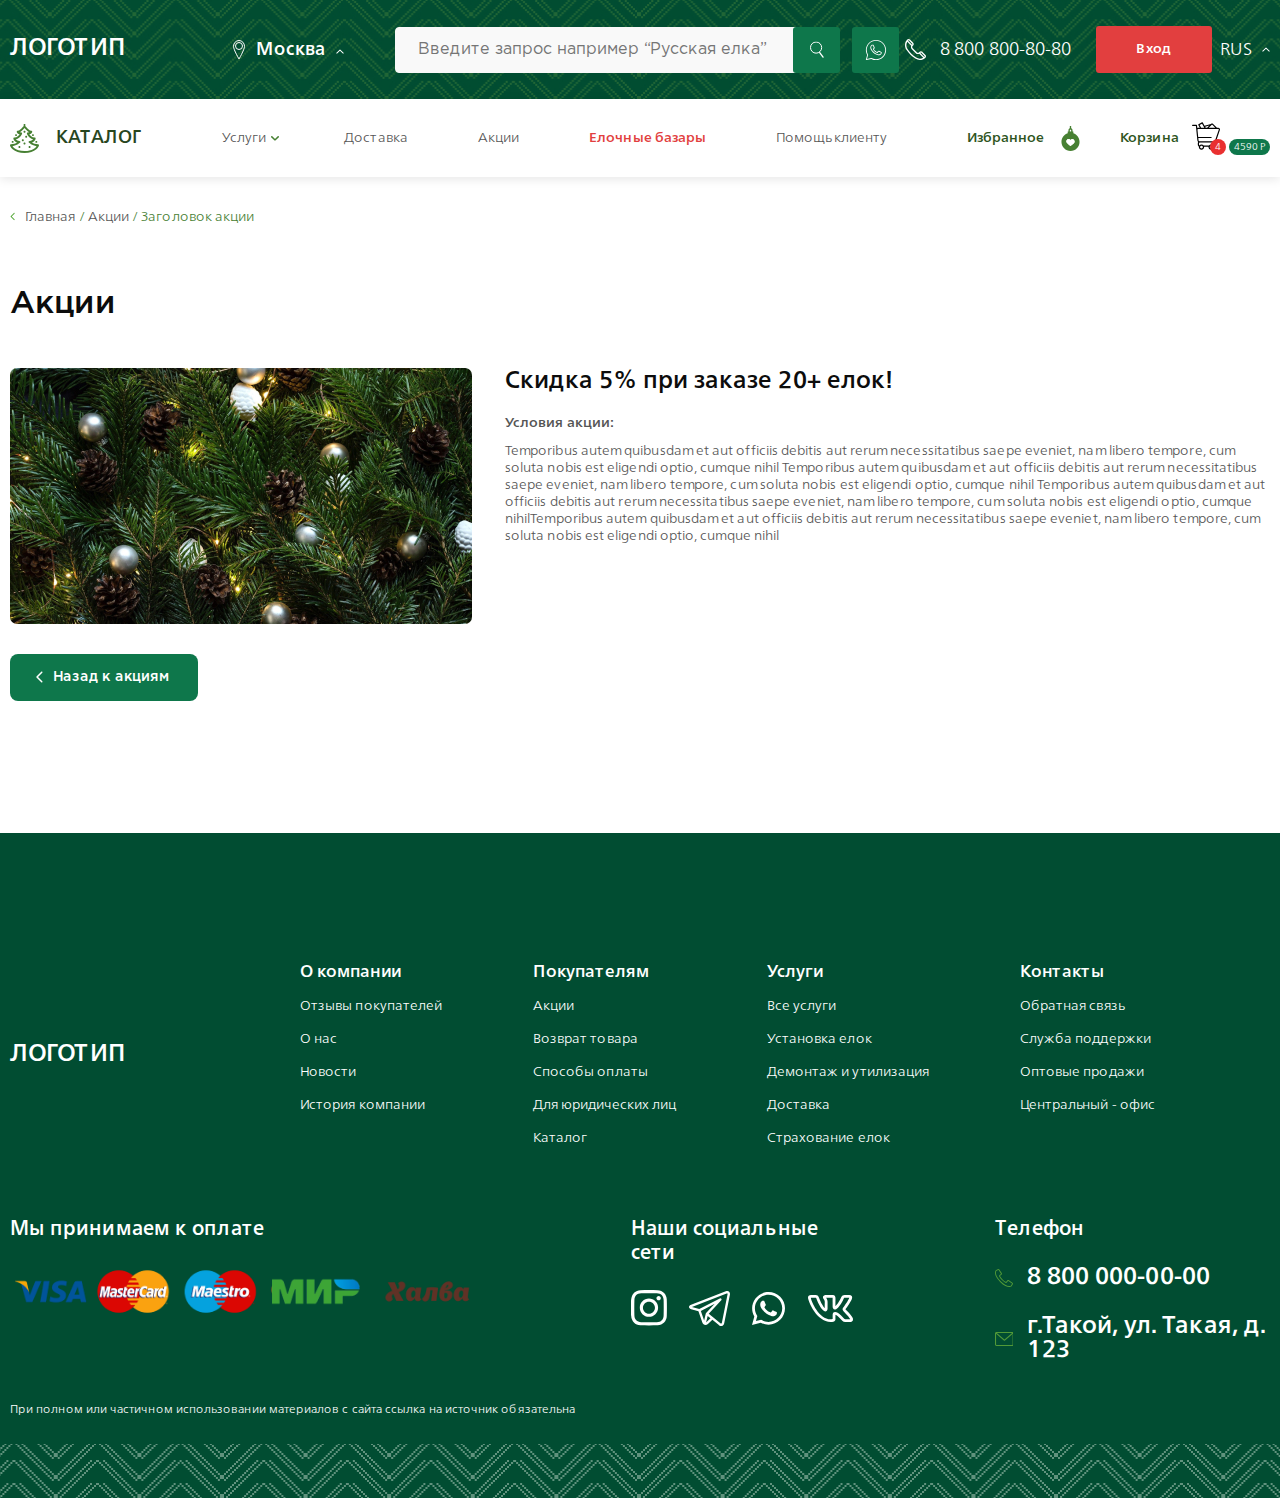
<file: actions-single.html>
<!DOCTYPE html>
<html lang="en">
<head>
	<meta charset="UTF-8">
	<title>Actions single</title>
	<meta name="viewport" content="width=device-width, initial-scale=1, maximum-scale=1, minimum-scale=1, user-scalable=no">
	<link rel="stylesheet" href="css/vendor.css">
	<link rel="stylesheet" href="css/style.css">
</head>
<body>

	<div class="header">
		<div class="container flex acenter jbetween">
			<a href="#" class="header__logo logo">
				ЛОГОТИП
			</a>
			<a href="#" class="header__city flex acenter">
				<svg width="12" height="20" viewBox="0 0 12 20" fill="none" xmlns="http://www.w3.org/2000/svg">
					<path d="M11.5 6.38298C11.5 7.16126 11.1589 8.37505 10.5967 9.81612C10.0425 11.2368 9.30042 12.8127 8.55389 14.2877C7.80811 15.7611 7.06178 17.1261 6.50159 18.1232C6.31 18.4642 6.1403 18.7619 6 19.006C5.8597 18.7619 5.69 18.4642 5.49841 18.1232C4.93822 17.1261 4.19189 15.7611 3.44611 14.2877C2.69958 12.8127 1.95754 11.2368 1.40331 9.81612C0.84111 8.37505 0.5 7.16126 0.5 6.38298C0.5 3.1043 2.99113 0.5 6 0.5C9.00887 0.5 11.5 3.1043 11.5 6.38298Z" stroke="white"/>
					<circle cx="6" cy="6" r="3.5" stroke="white"/>
				</svg>
				<span>Москва</span>
				<svg width="8" height="5" viewBox="0 0 8 5" fill="none" xmlns="http://www.w3.org/2000/svg">
					<path d="M4.35355 0.646447C4.15829 0.451185 3.84171 0.451185 3.64645 0.646447L0.464466 3.82843C0.269204 4.02369 0.269204 4.34027 0.464466 4.53553C0.659728 4.7308 0.976311 4.7308 1.17157 4.53553L4 1.70711L6.82843 4.53553C7.02369 4.7308 7.34027 4.7308 7.53553 4.53553C7.7308 4.34027 7.7308 4.02369 7.53553 3.82843L4.35355 0.646447ZM4.5 2L4.5 1L3.5 1L3.5 2L4.5 2Z" fill="white"/>
				</svg>
			</a>
			<div class="header__buttons flex acenter">
				<div class="header__buttons-search header__search">
					<input type="text" name="s" placeholder="Введите запрос например “Русская елка”">
					<button class="header__buttons-button">
						<svg width="14" height="17" viewBox="0 0 14 17" fill="none" xmlns="http://www.w3.org/2000/svg">
							<circle cx="6.08181" cy="6.08181" r="5.58181" stroke="white"/>
							<path d="M9.875 10.1362L13.6011 15.2288C13.8215 15.53 13.756 15.9528 13.4548 16.1732C13.1536 16.3936 12.7308 16.3281 12.5104 16.0269L8.78427 10.9343L9.875 10.1362Z" fill="white"/>
						</svg>
					</button>
				</div>
				<a  class="header__buttons-button">
					<svg width="22" height="22" viewBox="0 0 22 22" fill="none" xmlns="http://www.w3.org/2000/svg">
						<path d="M10.9999 0.880005C5.41608 0.880005 0.879883 5.4162 0.879883 11C0.879883 12.7948 1.37211 14.4698 2.19301 15.932L0.896211 20.5614C0.875493 20.6355 0.874557 20.7137 0.893496 20.7883C0.912435 20.8628 0.950587 20.9311 1.00415 20.9863C1.05771 21.0415 1.12481 21.0817 1.19875 21.1029C1.2727 21.1241 1.35091 21.1256 1.42559 21.1071L6.2527 19.9109C7.67112 20.6681 9.28062 21.12 10.9999 21.12C16.5837 21.12 21.1199 16.5838 21.1199 11C21.1199 5.4162 16.5837 0.880005 10.9999 0.880005ZM10.9999 1.76C16.1081 1.76 20.2399 5.89181 20.2399 11C20.2399 16.1082 16.1081 20.24 10.9999 20.24C9.36221 20.24 7.82842 19.813 6.49504 19.067C6.39752 19.0125 6.28292 18.9971 6.17449 19.024L1.94723 20.0716L3.08074 16.0273C3.09696 15.9702 3.10144 15.9104 3.09391 15.8514C3.08638 15.7925 3.06699 15.7357 3.03691 15.6845C2.22659 14.3104 1.75988 12.7117 1.75988 11C1.75988 5.89181 5.89169 1.76 10.9999 1.76ZM7.32262 5.72001C7.04056 5.72001 6.63774 5.82494 6.30684 6.18149C6.10808 6.39565 5.27988 7.20259 5.27988 8.62125C5.27988 10.1003 6.3057 11.3766 6.42973 11.5406H6.43059V11.5414C6.41882 11.5259 6.58802 11.771 6.81387 12.0648C7.03972 12.3586 7.35554 12.7444 7.7523 13.1622C8.54583 13.9977 9.66153 14.9633 11.0463 15.5538C11.684 15.8254 12.1871 15.9893 12.5682 16.109C13.2746 16.3308 13.918 16.2971 14.4013 16.2259C14.763 16.1726 15.1609 15.9989 15.5546 15.7498C15.9482 15.5006 16.334 15.1909 16.5042 14.7202C16.6261 14.3828 16.688 14.071 16.7104 13.8145C16.7216 13.6862 16.7231 13.5729 16.7147 13.4681C16.7064 13.3633 16.7153 13.283 16.6176 13.1227C16.4128 12.7863 16.1808 12.7775 15.9387 12.6577C15.8042 12.5912 15.4213 12.4042 15.0372 12.2212C14.6536 12.0384 14.3214 11.8765 14.1168 11.8035C13.9876 11.757 13.8298 11.6901 13.6021 11.7159C13.3744 11.7416 13.1495 11.9059 13.0186 12.1C12.8945 12.284 12.3949 12.8737 12.2425 13.047C12.2405 13.0458 12.2537 13.0519 12.1936 13.0221C12.0052 12.9289 11.7748 12.8496 11.4339 12.6698C11.0929 12.4899 10.6665 12.2244 10.1998 11.813V11.8121C9.50522 11.2006 9.01868 10.4329 8.8652 10.175C8.87554 10.1627 8.86397 10.1776 8.88582 10.1561L8.88668 10.1552C9.04355 10.0007 9.18257 9.81619 9.30004 9.68086C9.4666 9.48899 9.5401 9.31984 9.61973 9.1618C9.77842 8.84684 9.69006 8.50025 9.59824 8.3179V8.31704C9.60458 8.32965 9.54857 8.20607 9.48824 8.06352C9.42774 7.92056 9.35061 7.73522 9.26824 7.53758C9.1035 7.14231 8.91957 6.69897 8.8102 6.4393V6.43844C8.68134 6.13259 8.50702 5.91224 8.2791 5.80594C8.05119 5.69964 7.84982 5.72986 7.84168 5.72946H7.84082C7.67818 5.72196 7.4997 5.72001 7.32262 5.72001ZM7.32262 6.6C7.49225 6.6 7.6595 6.60207 7.79957 6.6086C7.94367 6.61578 7.93471 6.61637 7.90699 6.60344C7.87884 6.59031 7.91704 6.58605 7.99895 6.78047C8.10605 7.03473 8.29088 7.47967 8.45613 7.87618C8.53876 8.07443 8.61609 8.26048 8.67785 8.40641C8.73961 8.55234 8.77308 8.63381 8.81191 8.71149V8.71235L8.81277 8.71321C8.85085 8.78834 8.84748 8.74024 8.83426 8.76649C8.74141 8.95077 8.72881 8.99602 8.63488 9.10422C8.49187 9.26897 8.346 9.4527 8.26879 9.52876C8.20124 9.59512 8.07935 9.6985 8.00324 9.90086C7.92702 10.1035 7.96259 10.3816 8.08488 10.5892C8.2477 10.8656 8.78422 11.7389 9.61801 12.473C10.1431 12.9359 10.6323 13.2422 11.0231 13.4484C11.4139 13.6545 11.7322 13.7749 11.8034 13.8102C11.9725 13.8939 12.1574 13.9589 12.3723 13.9331C12.5872 13.9072 12.7725 13.7768 12.8905 13.6434L12.8914 13.6426C13.0484 13.4646 13.5149 12.9319 13.7387 12.6036C13.7482 12.6069 13.7451 12.6043 13.8195 12.6311V12.632H13.8204C13.8543 12.6441 14.2798 12.8345 14.6591 13.0152C15.0384 13.196 15.4234 13.3839 15.5486 13.4458C15.7291 13.5351 15.8144 13.5933 15.8364 13.5936C15.8379 13.6323 15.8394 13.6743 15.8339 13.738C15.8184 13.9147 15.7712 14.1593 15.6766 14.4212C15.6303 14.5494 15.3889 14.8138 15.0845 15.0064C14.7801 15.199 14.4096 15.3351 14.2724 15.3553C13.8598 15.4161 13.37 15.4383 12.8321 15.2694C12.4591 15.1523 11.994 15.0007 11.3918 14.7443C10.1704 14.2234 9.13234 13.3371 8.39082 12.5563C8.02006 12.166 7.72301 11.8026 7.51168 11.5277C7.30074 11.2533 7.20864 11.1105 7.13184 11.0095L7.13098 11.0086C6.99465 10.8283 6.15988 9.66718 6.15988 8.62125C6.15988 7.51432 6.67402 7.08024 6.95223 6.78047C7.09828 6.6231 7.25795 6.6 7.32262 6.6Z" fill="white"/>
					</svg>
				</a>
			</div>
			<a href="tel:+78008008080" class="header__phone flex acenter">
				<svg width="21" height="21" viewBox="0 0 21 21" fill="none" xmlns="http://www.w3.org/2000/svg">
					<path d="M20.448 16.0101L17.2497 12.8118C16.5149 12.0769 15.3192 12.077 14.5844 12.8118L14.162 13.2343C13.8356 13.5607 13.4016 13.7405 12.94 13.7405C12.4783 13.7405 12.0444 13.5607 11.718 13.2343L7.76534 9.28156C7.43892 8.95514 7.25912 8.52122 7.25912 8.05956C7.25912 7.5979 7.43892 7.16398 7.76534 6.83756L8.1878 6.4151C8.92266 5.68031 8.92266 4.48462 8.1878 3.74983L4.98933 0.551512C4.25454 -0.183349 3.05885 -0.183349 2.32406 0.551512C-0.377917 3.25341 -0.770301 7.50171 1.39094 10.6529C3.80849 14.1779 6.82166 17.191 10.3466 19.6085C11.7082 20.5425 13.2745 20.9996 14.8326 20.9995C16.8802 20.9995 18.9136 20.2098 20.448 18.6755C20.8039 18.3195 21 17.8462 21 17.3428C21 16.8394 20.804 16.3661 20.448 16.0101ZM3.28357 1.51087C3.38323 1.41129 3.51576 1.35641 3.65673 1.35641C3.79771 1.35641 3.93023 1.41129 4.02989 1.51095L7.22822 4.70926C7.32788 4.80892 7.38276 4.94145 7.38276 5.08242C7.38276 5.2234 7.32788 5.35585 7.22822 5.45558L7.03787 5.64593L3.09745 1.70552C3.15813 1.63971 3.21987 1.57465 3.28357 1.51087ZM11.1141 18.4895C7.7275 16.1668 4.83268 13.272 2.50996 9.8854C1.03451 7.73412 0.995915 4.96678 2.27861 2.80577L6.20214 6.7293C6.00591 7.1394 5.90203 7.59149 5.90203 8.05956C5.90203 8.88368 6.22294 9.65842 6.80568 10.2411L10.7583 14.1937C11.341 14.7764 12.1158 15.0974 12.9398 15.0974C13.4079 15.0974 13.86 14.9935 14.2701 14.7972L18.1937 18.7208C16.0328 20.0035 13.2654 19.965 11.1141 18.4895ZM19.4885 17.7159C19.4247 17.7797 19.3597 17.8414 19.2939 17.902L15.3535 13.9616L15.5439 13.7712C15.6435 13.6716 15.7761 13.6167 15.917 13.6167C16.058 13.6167 16.1905 13.6716 16.2902 13.7712L19.4885 16.9696C19.6942 17.1753 19.6942 17.5102 19.4885 17.7159Z" fill="white"/>
				</svg>
				<span>8 800 800-80-80</span>
			</a>
			<div class="header__last flex acenter">
				<a href="#" class="header__last-login">Вход</a>
				<div class="header__last-lang flex acenter">
					<span>RUS</span>
					<svg width="8" height="5" viewBox="0 0 8 5" fill="none" xmlns="http://www.w3.org/2000/svg">
						<path d="M4.35355 0.646447C4.15829 0.451185 3.84171 0.451185 3.64645 0.646447L0.464466 3.82843C0.269204 4.02369 0.269204 4.34027 0.464466 4.53553C0.659728 4.7308 0.976311 4.7308 1.17157 4.53553L4 1.70711L6.82843 4.53553C7.02369 4.7308 7.34027 4.7308 7.53553 4.53553C7.7308 4.34027 7.7308 4.02369 7.53553 3.82843L4.35355 0.646447ZM4.5 2L4.5 1L3.5 1L3.5 2L4.5 2Z" fill="white"/>
					</svg>
				</div>
			</div>
			<a href="#" class="subheader__cart _header flex acenter">
				<div class="subheader__cart-text">
					Корзина
				</div>
				<div class="subheader__cart-content flex">
					<div class="subheader__cart-icon">
						<svg width="28" height="28" viewBox="0 0 28 28" fill="none" xmlns="http://www.w3.org/2000/svg">
							<path d="M5.3439 18.2605C5.4101 18.9125 5.76283 19.4973 6.26479 19.8923C5.9838 20.2229 5.81373 20.6505 5.81373 21.1173V22.8674C5.81373 23.6217 6.24909 24.2715 6.88723 24.5767C6.85108 24.751 6.83192 24.9315 6.83192 25.1164C6.83192 26.5794 8.02218 27.7697 9.48514 27.7697C10.9482 27.7697 12.1384 26.5794 12.1384 25.1164C12.1384 24.9965 12.1297 24.8786 12.1142 24.7629H16.4784C16.4629 24.8787 16.4541 24.9965 16.4541 25.1164C16.4541 26.5794 17.6444 27.7697 19.1074 27.7697C20.5703 27.7697 21.7606 26.5794 21.7606 25.1164C21.7606 23.6534 20.5703 22.4631 19.1074 22.4631C18.2199 22.4631 17.4334 22.9016 16.9514 23.5727H11.6411C11.1591 22.9016 10.3726 22.4631 9.48509 22.4631C8.63243 22.4631 7.87295 22.8679 7.38721 23.4949C7.1587 23.3782 7.0037 23.1417 7.0037 22.8674V21.1174C7.0037 20.7287 7.32011 20.4125 7.70905 20.4125C7.71087 20.4125 7.71263 20.4123 7.71444 20.4122C7.71807 20.4123 7.72169 20.4125 7.72526 20.4125H21.6386C22.789 20.4125 23.9806 19.5596 24.3514 18.4708L27.8869 8.0898C28.087 7.50244 28.0189 6.9102 27.7001 6.46492C27.3814 6.01964 26.8427 5.76421 26.2223 5.76421H24.9534L21.1295 1.92204C20.535 1.32765 19.5714 1.32249 18.9699 1.90594L12.5168 3.64174L10.7845 0.535696C10.6244 0.248702 10.2621 0.14584 9.97497 0.305829L6.51024 2.23816C6.37236 2.31501 6.27074 2.44355 6.22767 2.59538C6.18454 2.7472 6.20353 2.90991 6.28043 3.04774L7.79543 5.76415H6.36017C5.97746 5.76415 5.61696 5.86191 5.30435 6.0452L5.02336 3.23595C4.99293 2.93173 4.73693 2.70011 4.43124 2.70011H0.595071C0.266422 2.70011 0 2.96653 0 3.29518C0 3.62383 0.266422 3.89025 0.595071 3.89025H3.89273L5.3439 18.2605ZM19.1075 23.6532C19.9142 23.6532 20.5706 24.3096 20.5706 25.1163C20.5706 25.9231 19.9142 26.5795 19.1075 26.5795C18.3007 26.5795 17.6444 25.9231 17.6444 25.1163C17.6444 24.3095 18.3007 23.6532 19.1075 23.6532ZM9.4852 23.6532C10.2919 23.6532 10.9483 24.3096 10.9483 25.1163C10.9483 25.9231 10.2919 26.5795 9.4852 26.5795C8.67845 26.5795 8.02212 25.9231 8.02212 25.1163C8.02212 24.3095 8.67845 23.6532 9.4852 23.6532ZM20.2872 2.76256L23.2745 5.76415H16.7942L19.7947 2.76364C19.9307 2.62757 20.152 2.62757 20.2872 2.76256ZM17.2831 3.59215L15.1111 5.76415H13.7005L13.1145 4.71349L17.2831 3.59215ZM7.60959 2.98773L10.0349 1.6351L12.3378 5.76415H9.15808L7.60959 2.98773ZM26.7605 7.70601L23.225 18.087C23.019 18.6918 22.2777 19.2223 21.6388 19.2223H7.72543C7.13586 19.2223 6.58743 18.7268 6.52792 18.1404L6.31767 16.0665H19.1116C19.4402 16.0665 19.7066 15.8 19.7066 15.4714C19.7066 15.1427 19.4402 14.8763 19.1116 14.8763H6.19707L5.49284 7.92975C5.49284 7.92958 5.49284 7.92953 5.49284 7.92942L5.49273 7.92811C5.46592 7.6635 5.54254 7.41669 5.7086 7.23296C5.87097 7.05325 6.10236 6.95429 6.36017 6.95429H24.7007C24.7027 6.95435 24.7046 6.95458 24.7065 6.95458C24.7085 6.95458 24.7104 6.95435 24.7123 6.95429H26.2225C26.4576 6.95429 26.6388 7.0265 26.7326 7.15758C26.8265 7.28861 26.8363 7.4834 26.7605 7.70601Z" fill="black"/>
						</svg>
						<div class="subheader__cart-count">4</div>
					</div>
					<div class="subheader__cart-price">
						4590 Р
					</div>
				</div>
			</a>
			<div class="header__mmenu">
				<span></span><span></span><span></span>
			</div>
		</div>
	</div>
	
	<div class="subheader">
		<div class="container flex acenter jbetween">
			<a href="#" class="subheader__logo logo">
				ЛОГО
			</a>
			<a href="#" class="subheader__catalog flex acenter">
				<svg width="29" height="29" viewBox="0 0 29 29" fill="none" xmlns="http://www.w3.org/2000/svg">
					<path d="M28.7883 20.6501C28.6014 20.4106 28.3146 20.2708 28.011 20.2708C25.4741 20.2708 23.3776 19.3297 22.008 18.4862C24.3542 17.6865 25.3774 15.8069 25.6 14.6933C25.658 14.4036 25.583 14.1032 25.3957 13.8747C25.2084 13.6463 24.9285 13.5138 24.6331 13.5138C21.7525 13.5138 20.1386 11.5988 19.3739 10.2959C22.2039 9.78337 22.2415 7.8379 22.2415 7.74312C22.2415 7.19845 21.8 6.75693 21.2553 6.75693C19.4948 6.75693 17.732 4.75564 16.4448 3.29429C15.9481 2.73048 15.5191 2.24379 15.1335 1.92012C15.0931 1.886 15.0502 1.85661 15.0061 1.82999C15.075 1.78896 15.1396 1.74044 15.1966 1.68344C15.38 1.49991 15.4856 1.24547 15.4856 0.986197C15.4856 0.726728 15.3801 0.47229 15.1966 0.288956C15.013 0.105523 14.7596 0 14.4992 0C14.2398 0 13.9854 0.105523 13.802 0.288956C13.6185 0.47229 13.513 0.726728 13.513 0.986197C13.513 1.24547 13.6184 1.49991 13.802 1.68344C13.8594 1.74044 13.9241 1.78896 13.9929 1.83018C13.9488 1.85661 13.9059 1.8862 13.8655 1.92012C13.4801 2.2435 13.0513 2.73029 12.5549 3.2939C11.2676 4.75534 9.50452 6.75703 7.74377 6.75703C7.19919 6.75703 6.75757 7.19855 6.75757 7.74322C6.75757 7.838 6.79505 9.78347 9.62504 10.296C8.85985 11.5998 7.24613 13.5139 4.36615 13.5139C4.07068 13.5139 3.7908 13.6464 3.60352 13.8748C3.41624 14.1032 3.34119 14.4037 3.39918 14.6934C3.62206 15.8081 4.64672 17.6902 6.99801 18.4885C5.63361 19.3314 3.5403 20.2708 0.988128 20.2708C0.684478 20.2708 0.397692 20.4106 0.210808 20.6501C0.0239239 20.8893 -0.0422498 21.2016 0.031419 21.496C0.0516361 21.5771 0.551638 23.5023 2.65519 25.3725C5.3627 27.7796 9.34772 29 14.4996 29C19.6515 29 23.6365 27.7796 26.344 25.3725C28.4476 23.5023 28.9476 21.5772 28.9678 21.496C29.0414 21.2015 28.9753 20.8892 28.7883 20.6501ZM14.4995 27.0276C9.98441 27.0276 6.37858 25.9778 4.07206 23.9914C3.31486 23.3394 2.81151 22.6829 2.48547 22.153C7.05323 21.6029 9.99476 18.7112 10.1302 18.5758C10.4121 18.2938 10.4964 17.8697 10.3438 17.5012C10.1911 17.1328 9.83155 16.8924 9.43273 16.8924C7.95225 16.8924 6.81743 16.4625 6.05994 15.6146C5.98124 15.5265 5.91033 15.4379 5.84682 15.3504C7.60866 15.0186 9.1636 14.0834 10.4017 12.5976C11.563 11.2038 12.0379 9.80329 12.0575 9.74431C12.1577 9.44362 12.1073 9.11315 11.9219 8.85575C11.7365 8.59865 11.4389 8.44628 11.1219 8.44628C10.5137 8.44628 10.0509 8.38622 9.70206 8.29776C11.4518 7.5304 12.8989 5.88769 14.0352 4.59775C14.1953 4.41589 14.3521 4.23798 14.4998 4.07457C14.6476 4.23808 14.8045 4.41629 14.9648 4.59814C16.1007 5.8875 17.5467 7.52922 19.2955 8.29697C18.9563 8.38326 18.4967 8.44628 17.8776 8.44628C17.5606 8.44628 17.263 8.59865 17.0776 8.85575C16.8922 9.11305 16.8418 9.44362 16.942 9.74431C16.9616 9.80329 17.4365 11.2038 18.5977 12.5976C19.8362 14.084 21.3916 15.0192 23.1542 15.3508C22.6231 16.0683 21.5759 16.8924 19.5666 16.8924C19.1678 16.8924 18.8082 17.1328 18.6555 17.5012C18.5029 17.8697 18.5872 18.2938 18.8691 18.5758C19.0047 18.7114 21.9496 21.6059 26.521 22.154C25.4513 23.8962 22.426 27.0276 14.4995 27.0276Z" fill="#478033"/>
					<path d="M6.05553 12.1075C6.3149 12.1075 6.56934 12.002 6.75268 11.8186C6.93611 11.6352 7.04173 11.3808 7.04173 11.1213C7.04173 10.8619 6.93621 10.6074 6.75268 10.4241C6.56934 10.2408 6.3149 10.1351 6.05553 10.1351C5.79508 10.1351 5.54173 10.2407 5.35829 10.4241C5.17387 10.6074 5.06934 10.8619 5.06934 11.1213C5.06934 11.3808 5.17387 11.6352 5.35829 11.8186C5.54173 12.0019 5.79518 12.1075 6.05553 12.1075Z" fill="#478033"/>
					<path d="M16.1888 11.8245C15.9284 11.8245 15.675 11.9298 15.4916 12.1134C15.3082 12.2968 15.2026 12.5512 15.2026 12.8107C15.2026 13.0709 15.3081 13.3253 15.4916 13.5077C15.675 13.6922 15.9295 13.7977 16.1888 13.7977C16.4482 13.7977 16.7026 13.6922 16.886 13.5077C17.0694 13.3244 17.175 13.0708 17.175 12.8107C17.175 12.5512 17.0695 12.2968 16.886 12.1134C16.7026 11.9299 16.4482 11.8245 16.1888 11.8245Z" fill="#478033"/>
					<path d="M14.4993 8.72885C14.7586 8.72885 15.0131 8.62422 15.1964 8.44088C15.3798 8.25637 15.4855 8.00311 15.4855 7.74364C15.4855 7.48319 15.3799 7.22993 15.1964 7.04542C15.0131 6.86208 14.7586 6.75745 14.4993 6.75745C14.2399 6.75745 13.9854 6.86208 13.802 7.04542C13.6186 7.22993 13.5131 7.48319 13.5131 7.74364C13.5131 8.00311 13.6185 8.25637 13.802 8.44088C13.9854 8.62422 14.2399 8.72885 14.4993 8.72885Z" fill="#478033"/>
					<path d="M13.5085 15.4921C13.3252 15.3076 13.0708 15.2031 12.8114 15.2031C12.552 15.2031 12.2976 15.3076 12.1142 15.4921C11.9307 15.6745 11.8252 15.929 11.8252 16.1893C11.8252 16.4486 11.9306 16.703 12.1142 16.8855C12.2976 17.07 12.552 17.1755 12.8114 17.1755C13.0708 17.1755 13.3252 17.07 13.5085 16.8855C13.692 16.7021 13.7976 16.4486 13.7976 16.1893C13.7975 15.9299 13.692 15.6754 13.5085 15.4921Z" fill="#478033"/>
					<path d="M14.4993 18.5809C14.2399 18.5809 13.9854 18.6865 13.802 18.8699C13.6186 19.0532 13.5131 19.3077 13.5131 19.5681C13.5131 19.8274 13.6185 20.0808 13.802 20.2654C13.9864 20.4487 14.2399 20.5543 14.4993 20.5543C14.7586 20.5543 15.0131 20.4488 15.1964 20.2654C15.3798 20.0808 15.4855 19.8274 15.4855 19.5681C15.4855 19.3077 15.3799 19.0532 15.1964 18.8699C15.0131 18.6865 14.7596 18.5809 14.4993 18.5809Z" fill="#478033"/>
					<path d="M18.869 23.6432C19.0525 23.8265 19.3069 23.9321 19.5663 23.9321C19.8256 23.9321 20.0801 23.8266 20.2634 23.6432C20.4468 23.4596 20.5525 23.2052 20.5525 22.9459C20.5525 22.6864 20.4469 22.432 20.2634 22.2487C20.0801 22.0653 19.8256 21.9597 19.5663 21.9597C19.3069 21.9597 19.0525 22.0652 18.869 22.2487C18.6856 22.432 18.5801 22.6864 18.5801 22.9459C18.5801 23.2062 18.6856 23.4596 18.869 23.6432Z" fill="#478033"/>
					<path d="M9.43298 21.9597C9.17361 21.9597 8.91917 22.0652 8.73476 22.2487C8.55132 22.432 8.4458 22.6864 8.4458 22.9459C8.4458 23.2052 8.55122 23.4596 8.73476 23.6432C8.91917 23.8265 9.17253 23.9321 9.43298 23.9321C9.69235 23.9321 9.94679 23.8266 10.1291 23.6432C10.3136 23.4596 10.4182 23.2052 10.4182 22.9459C10.4182 22.6864 10.3136 22.432 10.1291 22.2487C9.9458 22.0652 9.69235 21.9597 9.43298 21.9597Z" fill="#478033"/>
					<path d="M2.67663 18.8648C2.93698 18.8648 3.19043 18.7593 3.37377 18.5759C3.55819 18.3916 3.66371 18.1381 3.66371 17.8787C3.66371 17.6194 3.55819 17.3649 3.37377 17.1814C3.19043 16.9971 2.93688 16.8925 2.67663 16.8925C2.41716 16.8925 2.1638 16.9971 1.97939 17.1814C1.79595 17.3649 1.69043 17.6185 1.69043 17.8787C1.69043 18.1381 1.79585 18.3926 1.97939 18.5759C2.16292 18.7593 2.41726 18.8648 2.67663 18.8648Z" fill="#478033"/>
					<path d="M25.6244 18.5759C25.8078 18.7592 26.0623 18.8648 26.3217 18.8648C26.582 18.8648 26.8355 18.7593 27.0188 18.5759C27.2022 18.3926 27.3079 18.1381 27.3079 17.8787C27.3079 17.6194 27.2023 17.3649 27.0188 17.1814C26.8355 16.9971 26.5819 16.8925 26.3217 16.8925C26.0623 16.8925 25.8078 16.9971 25.6244 17.1814C25.441 17.3649 25.3354 17.6194 25.3354 17.8787C25.3354 18.1381 25.441 18.3926 25.6244 18.5759Z" fill="#478033"/>
					<path d="M22.2468 11.8186C22.4303 12.0019 22.6847 12.1075 22.9441 12.1075C23.2035 12.1075 23.4579 12.002 23.6412 11.8186C23.8247 11.6352 23.9303 11.3817 23.9303 11.1213C23.9303 10.8619 23.8248 10.6074 23.6412 10.4241C23.4579 10.2408 23.2035 10.1351 22.9441 10.1351C22.6847 10.1351 22.4303 10.2407 22.2468 10.4241C22.0634 10.6074 21.9579 10.8619 21.9579 11.1213C21.9579 11.3817 22.0634 11.6351 22.2468 11.8186Z" fill="#478033"/>
				</svg>
				<span>КАТАЛОГ</span>
			</a>
			<ul class="subheader__menu">
				<li>
					<a href="#" class="has-submenu">Услуги</a>
					<div class="subheader__menu-sub">
						<ul>
							<li><a href="#">Все услуги</a></li>
						</ul>
						<ul>
							<li><a href="#">Личный менеджер</a></li>
						</ul>
						<ul>
							<li><a href="#" class="_parent">Для срезанных деревьев</a></li>
							<li><a href="#">Доп. дерево на выбор</a></li>
							<li><a href="#">Доставка дедом морозом</a></li>
							<li><a href="#">Установка</a></li>
							<li><a href="#">Страховка елки</a></li>
							<li><a href="#">Демонтаж и утилизация</a></li>
						</ul>
						<ul>
							<li><a href="#" class="_parent">Для деревьев в емкости</a></li>
							<li><a href="#">Аренда елок в горшке</a></li>
							<li><a href="#">Посадка, уход</a></li>
							<li><a href="#">Ландшафтный дизайн</a></li>
						</ul>
					</div>
				</li>
				<li><a href="#">Доставка</a></li>
				<li><a href="#">Акции</a></li>
				<li><a class="menu-catalog-link" href="#"><b>Елочные базары</b></a></li>
				<li><a href="#">Помощь клиенту</a></li>
			</ul>
			<a href="#" class="subheader__phone flex acenter">
				<svg width="21" height="21" viewBox="0 0 21 21" fill="none" xmlns="http://www.w3.org/2000/svg">
					<path d="M20.448 16.0101L17.2497 12.8118C16.5149 12.0769 15.3192 12.077 14.5844 12.8118L14.162 13.2343C13.8356 13.5607 13.4016 13.7405 12.94 13.7405C12.4783 13.7405 12.0444 13.5607 11.718 13.2343L7.76534 9.28156C7.43892 8.95514 7.25912 8.52122 7.25912 8.05956C7.25912 7.5979 7.43892 7.16398 7.76534 6.83756L8.1878 6.41509C8.92266 5.68031 8.92266 4.48462 8.1878 3.74983L4.98933 0.551512C4.25454 -0.183349 3.05885 -0.183349 2.32406 0.551512C-0.377917 3.25341 -0.770301 7.50171 1.39094 10.6529C3.80849 14.1779 6.82166 17.191 10.3466 19.6085C11.7082 20.5425 13.2745 20.9996 14.8326 20.9995C16.8802 20.9995 18.9136 20.2098 20.448 18.6755C20.8039 18.3195 21 17.8462 21 17.3428C21 16.8394 20.804 16.3661 20.448 16.0101ZM3.28357 1.51087C3.38323 1.41129 3.51576 1.35641 3.65673 1.35641C3.79771 1.35641 3.93023 1.41129 4.02989 1.51095L7.22822 4.70926C7.32788 4.80893 7.38276 4.94145 7.38276 5.08242C7.38276 5.2234 7.32788 5.35585 7.22822 5.45559L7.03787 5.64593L3.09745 1.70552C3.15813 1.63971 3.21987 1.57465 3.28357 1.51087ZM11.1141 18.4895C7.7275 16.1668 4.83268 13.272 2.50996 9.8854C1.03451 7.73412 0.995915 4.96678 2.27861 2.80577L6.20214 6.7293C6.00591 7.1394 5.90203 7.59149 5.90203 8.05956C5.90203 8.88368 6.22294 9.65842 6.80568 10.2411L10.7583 14.1937C11.341 14.7764 12.1158 15.0974 12.9398 15.0974C13.4079 15.0974 13.86 14.9935 14.2701 14.7972L18.1937 18.7208C16.0328 20.0035 13.2654 19.965 11.1141 18.4895ZM19.4885 17.7159C19.4247 17.7797 19.3597 17.8414 19.2939 17.902L15.3535 13.9616L15.5439 13.7712C15.6435 13.6716 15.7761 13.6167 15.917 13.6167C16.058 13.6167 16.1905 13.6716 16.2902 13.7712L19.4885 16.9696C19.6942 17.1753 19.6942 17.5102 19.4885 17.7159Z" fill="#478033"/>
				</svg>
				<span>8 800 800-80-80</span>
			</a>
			<div class="subheader__buttons flex acenter">
				<a href="#" class="subheader__fav flex acenter">
					<span>Избранное</span>
					<svg width="25" height="25" viewBox="0 0 25 25" fill="none" xmlns="http://www.w3.org/2000/svg">
						<path d="M15.351 7.37135V5.55801H14.5089V4.11537C14.5089 3.23712 14.0036 2.4883 13.1615 2.21015V0H11.8141V2.21015C11.0562 2.4883 10.4667 3.23712 10.4667 4.11537V5.55801H9.70881V7.34398C6.08768 8.52944 3.39895 12.0023 3.45698 16.0855C3.52729 21.0407 7.6451 25.0486 12.6005 24.9995C17.554 24.9504 21.5442 20.9194 21.5442 15.9541C21.5441 11.9591 18.9721 8.56918 15.351 7.37135ZM11.8141 4.11537C11.8141 3.93052 11.903 3.76294 12.0241 3.64108C12.146 3.76387 12.322 3.83999 12.5089 3.83999C12.6957 3.83999 12.8542 3.76387 12.9762 3.64108C13.0972 3.76286 13.1615 3.93044 13.1615 4.11537V5.55801H11.8141V4.11537ZM16.2353 16.7472C15.5206 17.8689 12.4226 20.0295 12.4226 20.0295C12.4226 20.0295 9.344 17.7353 8.67847 16.5837C8.01294 15.4322 8.40689 13.9592 9.55849 13.2937C10.5471 12.7223 11.7723 13.1418 12.5204 13.9412C13.3024 13.1749 14.5355 12.8085 15.4985 13.4221C16.6201 14.1368 16.95 15.6255 16.2353 16.7472Z" fill="#478033"/>
						<path d="M15.4986 13.4221C14.5355 12.8086 13.3025 13.1749 12.5205 13.9413C11.7723 13.1419 10.5472 12.7222 9.55857 13.2937C8.40705 13.9592 8.01302 15.4323 8.67855 16.5838C9.34408 17.7353 12.4227 20.0295 12.4227 20.0295C12.4227 20.0295 15.5207 17.869 16.2354 16.7473C16.9502 15.6255 16.6203 14.1368 15.4986 13.4221Z" fill="white"/>
					</svg>
				</a>
				<a href="#" class="subheader__cart flex acenter">
					<div class="subheader__cart-text">
						Корзина
					</div>
					<div class="subheader__cart-content flex">
						<div class="subheader__cart-icon">
							<svg width="28" height="28" viewBox="0 0 28 28" fill="none" xmlns="http://www.w3.org/2000/svg">
								<path d="M5.3439 18.2605C5.4101 18.9125 5.76283 19.4973 6.26479 19.8923C5.9838 20.2229 5.81373 20.6505 5.81373 21.1173V22.8674C5.81373 23.6217 6.24909 24.2715 6.88723 24.5767C6.85108 24.751 6.83192 24.9315 6.83192 25.1164C6.83192 26.5794 8.02218 27.7697 9.48514 27.7697C10.9482 27.7697 12.1384 26.5794 12.1384 25.1164C12.1384 24.9965 12.1297 24.8786 12.1142 24.7629H16.4784C16.4629 24.8787 16.4541 24.9965 16.4541 25.1164C16.4541 26.5794 17.6444 27.7697 19.1074 27.7697C20.5703 27.7697 21.7606 26.5794 21.7606 25.1164C21.7606 23.6534 20.5703 22.4631 19.1074 22.4631C18.2199 22.4631 17.4334 22.9016 16.9514 23.5727H11.6411C11.1591 22.9016 10.3726 22.4631 9.48509 22.4631C8.63243 22.4631 7.87295 22.8679 7.38721 23.4949C7.1587 23.3782 7.0037 23.1417 7.0037 22.8674V21.1174C7.0037 20.7287 7.32011 20.4125 7.70905 20.4125C7.71087 20.4125 7.71263 20.4123 7.71444 20.4122C7.71807 20.4123 7.72169 20.4125 7.72526 20.4125H21.6386C22.789 20.4125 23.9806 19.5596 24.3514 18.4708L27.8869 8.0898C28.087 7.50244 28.0189 6.9102 27.7001 6.46492C27.3814 6.01964 26.8427 5.76421 26.2223 5.76421H24.9534L21.1295 1.92204C20.535 1.32765 19.5714 1.32249 18.9699 1.90594L12.5168 3.64174L10.7845 0.535696C10.6244 0.248702 10.2621 0.14584 9.97497 0.305829L6.51024 2.23816C6.37236 2.31501 6.27074 2.44355 6.22767 2.59538C6.18454 2.7472 6.20353 2.90991 6.28043 3.04774L7.79543 5.76415H6.36017C5.97746 5.76415 5.61696 5.86191 5.30435 6.0452L5.02336 3.23595C4.99293 2.93173 4.73693 2.70011 4.43124 2.70011H0.595071C0.266422 2.70011 0 2.96653 0 3.29518C0 3.62383 0.266422 3.89025 0.595071 3.89025H3.89273L5.3439 18.2605ZM19.1075 23.6532C19.9142 23.6532 20.5706 24.3096 20.5706 25.1163C20.5706 25.9231 19.9142 26.5795 19.1075 26.5795C18.3007 26.5795 17.6444 25.9231 17.6444 25.1163C17.6444 24.3095 18.3007 23.6532 19.1075 23.6532ZM9.4852 23.6532C10.2919 23.6532 10.9483 24.3096 10.9483 25.1163C10.9483 25.9231 10.2919 26.5795 9.4852 26.5795C8.67845 26.5795 8.02212 25.9231 8.02212 25.1163C8.02212 24.3095 8.67845 23.6532 9.4852 23.6532ZM20.2872 2.76256L23.2745 5.76415H16.7942L19.7947 2.76364C19.9307 2.62757 20.152 2.62757 20.2872 2.76256ZM17.2831 3.59215L15.1111 5.76415H13.7005L13.1145 4.71349L17.2831 3.59215ZM7.60959 2.98773L10.0349 1.6351L12.3378 5.76415H9.15808L7.60959 2.98773ZM26.7605 7.70601L23.225 18.087C23.019 18.6918 22.2777 19.2223 21.6388 19.2223H7.72543C7.13586 19.2223 6.58743 18.7268 6.52792 18.1404L6.31767 16.0665H19.1116C19.4402 16.0665 19.7066 15.8 19.7066 15.4714C19.7066 15.1427 19.4402 14.8763 19.1116 14.8763H6.19707L5.49284 7.92975C5.49284 7.92958 5.49284 7.92953 5.49284 7.92942L5.49273 7.92811C5.46592 7.6635 5.54254 7.41669 5.7086 7.23296C5.87097 7.05325 6.10236 6.95429 6.36017 6.95429H24.7007C24.7027 6.95435 24.7046 6.95458 24.7065 6.95458C24.7085 6.95458 24.7104 6.95435 24.7123 6.95429H26.2225C26.4576 6.95429 26.6388 7.0265 26.7326 7.15758C26.8265 7.28861 26.8363 7.4834 26.7605 7.70601Z" fill="black"/>
							</svg>
							<div class="subheader__cart-count">4</div>
						</div>
						<div class="subheader__cart-price">
							4590 Р
						</div>
					</div>
				</a>
			</div>
		</div>
	</div>
	
	<div class="catalogmenu">
		<div class="container">
			<div class="row">
				<div class="row__col _80">
					<div class="row">
						<div class="row__col _25">
							<ul class="catalogmenu__list">
								<li><a href="#" class="_parent">Елки срезанные</a></li>
								<li><a href="#">Ели</a></li>
								<li><a href="#">Пихты</a></li>
								<li><a href="#">Сосны</a></li>
							</ul>
						</div>
						<div class="row__col _25">
							<ul class="catalogmenu__list">
								<li><a href="#" class="_parent">Елки в декор горшках</a></li>
								<li><a href="#">Ели</a></li>
								<li><a href="#">Пихты</a></li>
								<li><a href="#">Сосны</a></li>
							</ul>
						</div>
						<div class="row__col _25">
							<ul class="catalogmenu__list">
								<li><a href="#" class="_parent">Венки</a></li>
								<li><a href="#">Заготовки</a></li>
								<li><a href="#">Дизайнерские</a></li>
							</ul>
						</div>
						<div class="row__col _25">
							<ul class="catalogmenu__list">
								<li><a href="#" class="_parent">Елки из лапника</a></li>
								<li><a href="#">Заготовки</a></li>
								<li><a href="#">Дизайнерские</a></li>
							</ul>
						</div>
						<div class="row__col _25">
							<ul class="catalogmenu__list">
								<li><a href="#" class="_parent">Елки в горшках</a></li>
								<li><a href="#">Заготовки</a></li>
								<li><a href="#">Дизайнерские</a></li>
							</ul>
						</div>
						<div class="row__col _25">
							<ul class="catalogmenu__list">
								<li><a href="#" class="_parent">Деревья для высадки</a></li>
								<li><a href="#">Заготовки</a></li>
								<li><a href="#">Дизайнерские</a></li>
							</ul>
						</div>
						<div class="row__col _25">
							<ul class="catalogmenu__list">
								<li><a href="#" class="_parent">Подставки, кашпо</a></li>
								<li><a href="#">Заготовки</a></li>
								<li><a href="#">Дизайнерские</a></li>
							</ul>
						</div>
						<div class="row__col _25">
							<ul class="catalogmenu__list">
								<li><a href="#" class="_parent">Искусственные елки</a></li>
								<li><a href="#">Заготовки</a></li>
								<li><a href="#">Дизайнерские</a></li>
							</ul>
						</div>
					</div>
				</div>
				<div class="row__col _20">
					<ul class="catalogmenu__list">
						<li><a href="#" class="_parent">Композиции, букеты</a></li>
						<li><a href="#" class="_parent">Новогодние цветы</a></li>
						<li><a href="#" class="_parent">Свечи, Светильники, Фонарики</a></li>
						<li><a href="#" class="_parent">Композиции, букеты</a></li>
						<li><a href="#" class="_parent">Гирлянды</a></li>
						<li><a href="#" class="_parent">Игрушки</a></li>
						<li><a href="#" class="_parent">Декор/ аксессуары</a></li>
						<li><a href="#" class="_parent">Лапник</a></li>
						<li><a href="#" class="_parent">Ёлки настольные</a></li>
					</ul>
				</div>
			</div>
		</div>
	</div>
	
	<div class="mmenu">
		<div class="mmenu__header flex acenter jbetween">
			<a href="#" class="mmenu__logo logo">Логотип</a>
			<div class="mmenu__close">
				<svg width="17" height="16" viewBox="0 0 17 16" fill="none" xmlns="http://www.w3.org/2000/svg">
					<line x1="0.892174" y1="14.9007" x2="15.4008" y2="0.3921" stroke="#555555"/>
					<line x1="1.35355" y1="0.646447" x2="15.8622" y2="15.1551" stroke="#555555"/>
				</svg>
			</div>
		</div>
		<div class="header__buttons flex acenter">
			<a href="#" class="header__last-login">
				Вход
			</a>
			<a href="#" class="header__last-login">
				Регистрация
			</a>
		</div>
		<div class="mmenu__item">
			<div class="mmenu__title">Меню</div>
			<ul class="mmenu__menu">
				<li><a href="#">О компании</a></li>
				<li><a href="#">Оплата</a></li>
				<li><a href="#">Скидки</a></li>
				<li><a href="#">Доставка и оплата</a></li>
				<li><a href="#">Бренды</a></li>
				<li><a href="#">Контакты</a></li>
			</ul>
		</div>
		<div class="mmenu__item">
			<div class="mmenu__title _catalog">
				<span>Каталог</span>
				<svg width="12" height="7" viewBox="0 0 12 7" fill="none" xmlns="http://www.w3.org/2000/svg">
					<path d="M5.46967 6.53033C5.76256 6.82322 6.23744 6.82322 6.53033 6.53033L11.3033 1.75736C11.5962 1.46447 11.5962 0.989593 11.3033 0.696699C11.0104 0.403806 10.5355 0.403806 10.2426 0.696699L6 4.93934L1.75736 0.696699C1.46447 0.403806 0.989593 0.403806 0.696699 0.696699C0.403806 0.989592 0.403806 1.46447 0.696699 1.75736L5.46967 6.53033ZM5.25 5L5.25 6L6.75 6L6.75 5L5.25 5Z" fill="#902B30"></path>
				</svg>
			</div>
			<div class="mmenu__catalog">
				<div class="catalogmenu__col">
					<div class="catalogmenu__title">По категориям</div>
					<ul class="catalogmenu__list">
						<li><a href="#">Выгодно</a></li>
						<li><a href="#">Акции</a></li>
						<li><a href="#">Хиты продаж</a></li>
						<li><a href="#">Популярное</a></li>
					</ul>
				</div>
				<div class="catalogmenu__col">
					<div class="catalogmenu__title">По категориям</div>
					<ul class="catalogmenu__list">
						<li><a href="#">Выгодно</a></li>
						<li><a href="#">Акции</a></li>
						<li><a href="#">Хиты продаж</a></li>
						<li><a href="#">Популярное</a></li>
					</ul>
				</div>
				<div class="catalogmenu__col">
					<div class="catalogmenu__title">По категориям</div>
					<ul class="catalogmenu__list">
						<li><a href="#">Выгодно</a></li>
						<li><a href="#">Акции</a></li>
						<li><a href="#">Хиты продаж</a></li>
						<li><a href="#">Популярное</a></li>
					</ul>
				</div>
				<div class="catalogmenu__col">
					<div class="catalogmenu__title">По категориям</div>
					<ul class="catalogmenu__list">
						<li><a href="#">Выгодно</a></li>
						<li><a href="#">Акции</a></li>
						<li><a href="#">Хиты продаж</a></li>
						<li><a href="#">Популярное</a></li>
					</ul>
				</div>
				<div class="catalogmenu__col">
					<div class="catalogmenu__title">По категориям</div>
					<ul class="catalogmenu__list">
						<li><a href="#">Выгодно</a></li>
						<li><a href="#">Акции</a></li>
						<li><a href="#">Хиты продаж</a></li>
						<li><a href="#">Популярное</a></li>
					</ul>
				</div>
				<div class="catalogmenu__col">
					<div class="catalogmenu__title">По категориям</div>
					<ul class="catalogmenu__list">
						<li><a href="#">Выгодно</a></li>
						<li><a href="#">Акции</a></li>
						<li><a href="#">Хиты продаж</a></li>
						<li><a href="#">Популярное</a></li>
					</ul>
				</div>
			</div>
		</div>
		<div class="mmenu__item">
			<a href="#" class="mmenu__title">
				<span>Избранное</span>
			</a>
		</div>
		<div class="mmenu__item">
			<a href="#" class="mmenu__title">
				<span>Москва</span>
				<svg width="12" height="20" viewBox="0 0 12 20" fill="none" xmlns="http://www.w3.org/2000/svg">
					<path d="M11.5 6.38298C11.5 7.16126 11.1589 8.37505 10.5967 9.81612C10.0425 11.2368 9.30042 12.8127 8.55389 14.2877C7.80811 15.7611 7.06178 17.1261 6.50159 18.1232C6.31 18.4642 6.1403 18.7619 6 19.006C5.8597 18.7619 5.69 18.4642 5.49841 18.1232C4.93822 17.1261 4.19189 15.7611 3.44611 14.2877C2.69958 12.8127 1.95754 11.2368 1.40331 9.81612C0.84111 8.37505 0.5 7.16126 0.5 6.38298C0.5 3.1043 2.99113 0.5 6 0.5C9.00887 0.5 11.5 3.1043 11.5 6.38298Z" stroke="#3A3A3A"/>
					<circle cx="6" cy="6" r="3.5" stroke="#3A3A3A"/>
				</svg>
	
			</a>
		</div>
	</div>

<div class="actions _in">
	<div class="container">
		<div class="breadcrumbs">
			<a href="#">
				<svg width="5" height="9" viewBox="0 0 5 9" fill="none" xmlns="http://www.w3.org/2000/svg">
					<path d="M0.646447 4.14645C0.451184 4.34171 0.451184 4.65829 0.646447 4.85355L3.82843 8.03553C4.02369 8.2308 4.34027 8.2308 4.53553 8.03553C4.7308 7.84027 4.7308 7.52369 4.53553 7.32843L1.70711 4.5L4.53553 1.67157C4.7308 1.47631 4.7308 1.15973 4.53553 0.964466C4.34027 0.769204 4.02369 0.769204 3.82843 0.964466L0.646447 4.14645ZM2 4L1 4L1 5L2 5L2 4Z" fill="#5BAB3F"/>
				</svg>
			</a>
			<span><a href="#">Главная</a> / <a href="#">Акции</a> / Заголовок акции</span>
		</div>
		<h1 class="block__title _48">Акции</h1>
		<div class="acsingle">
			<div class="acsingle__row flex">
				<div class="acsingle__image">
					<img src="img/gallery/gallery-medium.jpg" alt="">
				</div>
				<div class="acsingle__content">
					<div class="acsingle__title">Скидка 5% при заказе 20+ елок!</div>
					<div class="acsingle__text">
						<p><b>Условия акции:</b></p>
						<p>Temporibus autem quibusdam et aut officiis debitis aut rerum necessitatibus saepe eveniet, nam libero tempore, cum soluta nobis est eligendi optio, cumque nihil Temporibus autem quibusdam et aut officiis debitis aut rerum necessitatibus saepe eveniet, nam libero tempore, cum soluta nobis est eligendi optio, cumque nihil Temporibus autem quibusdam et aut officiis debitis aut rerum necessitatibus saepe eveniet, nam libero tempore, cum soluta nobis est eligendi optio, cumque nihilTemporibus autem quibusdam et aut officiis debitis aut rerum necessitatibus saepe eveniet, nam libero tempore, cum soluta nobis est eligendi optio, cumque nihil</p>
					</div>
				</div>
			</div>
			<div class="acsingle__back">
				<a href="#" class="btn-green">
					<svg width="7" height="12" viewBox="0 0 7 12" fill="none" xmlns="http://www.w3.org/2000/svg">
						<path d="M0.46967 5.46967C0.176777 5.76256 0.176777 6.23744 0.46967 6.53033L5.24264 11.3033C5.53553 11.5962 6.01041 11.5962 6.3033 11.3033C6.59619 11.0104 6.59619 10.5355 6.3033 10.2426L2.06066 6L6.3033 1.75736C6.59619 1.46447 6.59619 0.989593 6.3033 0.696699C6.01041 0.403806 5.53553 0.403806 5.24264 0.696699L0.46967 5.46967ZM2 5.25H1V6.75H2V5.25Z" fill="white"/>
					</svg>
					<span>Назад к акциям</span>
				</a>
			</div>
		</div>
	</div>
</div>

<footer class="footer">
	<div class="container">
		<div class="footer__top flex acenter">
			<a href="#" class="footer__logo logo">ЛОГОТИП</a>
			<div class="footer__top-right flex jbetween">
				<div class="footer__top-col">
					<div class="footer__top-subtitle">О компании</div>
					<ul class="footer__top-menu">
						<li><a href="#">Отзывы покупателей</a></li>
						<li><a href="#">О нас</a></li>
						<li><a href="#">Новости</a></li>
						<li><a href="#">История компании</a></li>
					</ul>
				</div>
				<div class="footer__top-col">
					<div class="footer__top-subtitle">Покупателям</div>
					<ul class="footer__top-menu">
						<li><a href="#">Акции</a></li>
						<li><a href="#">Возврат товара</a></li>
						<li><a href="#">Способы оплаты</a></li>
						<li><a href="#">Для юридических лиц</a></li>
						<li><a href="#">Каталог</a></li>
					</ul>
				</div>
				<div class="footer__top-col">
					<div class="footer__top-subtitle">Услуги</div>
					<ul class="footer__top-menu">
						<li><a href="#">Все услуги</a></li>
						<li><a href="#">Установка елок</a></li>
						<li><a href="#">Демонтаж и утилизация</a></li>
						<li><a href="#">Доставка</a></li>
						<li><a href="#">Страхование елок</a></li>
					</ul>
				</div>
				<div class="footer__top-col">
					<div class="footer__top-subtitle">Контакты</div>
					<ul class="footer__top-menu">
						<li><a href="#">Обратная связь</a></li>
						<li><a href="#">Служба поддержки</a></li>
						<li><a href="#">Оптовые продажи</a></li>
						<li><a href="#">Центральный - офис</a></li>
					</ul>
				</div>
			</div>
		</div>
		<div class="footer__bottom flex">
			<div class="footer__bottom-item footer__bottom-item--info">
				<div class="footer__bottom-title">Мы принимаем к оплате</div>
				<img src="img/payments-logo.png" alt="">
			</div>
			
			<div class="footer__bottom-item footer__bottom-item--socials">
				<div class="footer__bottom-title">Наши социальные сети</div>
				<div class="footer__bottom-socials">
					<a href="#">
						<svg width="36" height="36" viewBox="0 0 36 36" fill="none" xmlns="http://www.w3.org/2000/svg">
							<path d="M0 10.778C0.119001 9.93756 0.209668 9.09235 0.360925 8.25804C1.21834 3.53245 4.56387 0.317256 9.34743 0.152486C15.107 -0.0454129 20.884 -0.0558744 26.6426 0.151614C31.849 0.339051 35.6195 4.19415 35.7821 9.40228C35.9552 14.9325 35.9552 20.4763 35.7821 26.0066C35.6195 31.2147 31.8503 35.0694 26.6431 35.2572C20.8844 35.4652 15.1061 35.4704 9.34787 35.2542C4.14061 35.0585 0.540951 31.1946 0.192668 25.9787C0.162591 25.5275 0.0658209 25.0803 0 24.6313C0 20.0134 0 15.3955 0 10.778ZM17.9608 32.1706C20.5963 32.1706 23.2343 32.2495 25.8663 32.1523C29.9929 31.9993 32.5312 29.5365 32.6275 25.4137C32.747 20.2767 32.747 15.1326 32.6275 9.9951C32.5312 5.87323 29.9912 3.35286 25.8663 3.26525C20.6307 3.15453 15.3894 3.1554 10.1538 3.26525C6.06031 3.35112 3.51466 5.82049 3.4035 9.89702C3.26227 15.0991 3.26227 20.3102 3.4035 25.5123C3.51466 29.5884 6.06031 32.0006 10.1543 32.1523C12.7531 32.2491 15.3585 32.1706 17.9608 32.1706Z" fill="white"/>
							<path d="M17.956 8.55664C12.9021 8.55664 8.80469 12.6537 8.80469 17.7075C8.80469 22.7617 12.9021 26.8588 17.956 26.8588C23.0102 26.8588 27.1073 22.7617 27.1073 17.7075C27.1073 12.6537 23.0102 8.55664 17.956 8.55664ZM17.956 23.7081C14.6418 23.7081 11.9554 21.0216 11.9554 17.7075C11.9554 14.3933 14.6418 11.7069 17.956 11.7069C21.2701 11.7069 23.9566 14.3933 23.9566 17.7075C23.9566 21.0216 21.2701 23.7081 17.956 23.7081Z" fill="white"/>
							<path d="M29.819 8.13923C29.819 9.34145 28.8444 10.3161 27.6422 10.3161C26.44 10.3161 25.4648 9.34145 25.4648 8.13923C25.4648 6.93659 26.44 5.96191 27.6422 5.96191C28.8444 5.96191 29.819 6.93659 29.819 8.13923Z" fill="white"/>
						</svg>
					</a>
					<a href="#">
						<svg width="41" height="35" viewBox="0 0 41 35" fill="none" xmlns="http://www.w3.org/2000/svg">
							<path d="M40.3668 0.958212C39.866 0.340235 39.1159 0 38.2545 0C37.7862 0 37.2901 0.0994193 36.7802 0.296048L2.07458 13.6634C0.232791 14.3726 -0.015263 15.4368 0.000689958 16.0081C0.016643 16.5793 0.32413 17.6278 2.20283 18.231C2.21409 18.2344 2.22535 18.2379 2.23662 18.2411L9.4355 20.3197L13.3287 31.5525C13.8595 33.0839 15.051 34.0352 16.4386 34.0352C17.3135 34.0352 18.174 33.6653 18.9272 32.9659L23.38 28.8291L29.8385 34.0762C29.8391 34.0768 29.84 34.0771 29.8407 34.0778L29.902 34.1276C29.9076 34.1321 29.9135 34.1368 29.9192 34.1412C30.6371 34.703 31.4206 34.9997 32.1861 35H32.1864C33.6819 35 34.8728 33.883 35.2197 32.1547L40.9061 3.8237C41.1345 2.68653 40.943 1.66898 40.3668 0.958212ZM11.8438 19.9249L25.7326 12.7657L17.0845 22.0376C16.9428 22.1894 16.8424 22.3753 16.793 22.5776L15.1254 29.3931L11.8438 19.9249ZM17.2997 31.1826C17.2422 31.236 17.1843 31.2836 17.1264 31.3275L18.6735 25.0051L21.4879 27.2917L17.2997 31.1826ZM38.5516 3.34238L32.8652 31.6737C32.8104 31.9448 32.6356 32.5757 32.1861 32.5757C31.964 32.5757 31.685 32.4536 31.3994 32.2317L24.081 26.2861C24.0801 26.2852 24.0788 26.2842 24.0776 26.2836L19.723 22.7456L32.2292 9.3372C32.6296 8.90797 32.6659 8.25054 32.3153 7.77901C31.9643 7.30747 31.3284 7.15913 30.8082 7.42741L10.2388 18.0302L2.94199 15.9238L37.637 2.5606C37.9301 2.44761 38.1347 2.42394 38.2545 2.42394C38.328 2.42394 38.4587 2.43277 38.5072 2.49306C38.571 2.57165 38.6524 2.8396 38.5516 3.34238Z" fill="white"/>
						</svg>
					</a>
					<a href="#">
						<svg width="33" height="33" viewBox="0 0 33 33" fill="none" xmlns="http://www.w3.org/2000/svg">
							<path fill-rule="evenodd" clip-rule="evenodd" d="M28.192 4.79572C25.0898 1.70479 20.9642 0.00181274 16.569 0C7.51231 0 0.141467 7.33537 0.137824 16.3512C0.13661 19.2332 0.893123 22.0466 2.33106 24.5264L0 33L8.71042 30.726C11.1105 32.029 13.8125 32.7156 16.5623 32.7164H16.5692C25.6249 32.7164 32.9966 25.3804 33 16.3642C33.0018 11.9947 31.2943 7.88644 28.192 4.79572ZM16.569 29.9548H16.5633C14.1129 29.9538 11.7096 29.2984 9.61245 28.0603L9.11398 27.7656L3.94508 29.1151L5.32474 24.0996L4.99991 23.5854C3.6328 21.4214 2.9109 18.9202 2.91211 16.3522C2.91494 8.85848 9.04153 2.76182 16.5745 2.76182C20.2223 2.76302 23.6513 4.17858 26.2296 6.74764C28.808 9.3167 30.2271 12.7315 30.2259 16.3632C30.2227 23.8575 24.0965 29.9548 16.569 29.9548ZM24.0601 19.7754C23.6496 19.5708 21.6311 18.5826 21.2546 18.4461C20.8786 18.3097 20.6046 18.2418 20.3311 18.6507C20.0573 19.0596 19.2706 19.9801 19.031 20.2526C18.7914 20.5253 18.5522 20.5595 18.1415 20.3549C17.7309 20.1505 16.4081 19.7188 14.8398 18.3268C13.6195 17.2434 12.7956 15.9054 12.5559 15.4965C12.3167 15.0873 12.5539 14.8875 12.7361 14.6627C13.1805 14.1134 13.6255 13.5376 13.7623 13.2651C13.8994 12.9923 13.8308 12.7537 13.7279 12.5492C13.6255 12.3448 12.8045 10.3336 12.4624 9.5153C12.1289 8.7189 11.7907 8.82645 11.5385 8.81396C11.2993 8.80208 11.0255 8.79966 10.7517 8.79966C10.4781 8.79966 10.0332 8.90178 9.65677 9.31106C9.28054 9.72014 8.22005 10.7085 8.22005 12.7196C8.22005 14.7308 9.69118 16.6736 9.8964 16.9463C10.1016 17.2191 12.7915 21.3461 16.9098 23.1157C17.8894 23.5371 18.654 23.7882 19.2504 23.9766C20.234 24.2875 21.1287 24.2436 21.8363 24.1385C22.6252 24.0211 24.2651 23.15 24.6075 22.1956C24.9496 21.2411 24.9496 20.4232 24.8467 20.2526C24.7443 20.0822 24.4705 19.9801 24.0601 19.7754Z" fill="white"/>
						</svg>
					</a>
					<a href="#">
						<svg width="45" height="27" viewBox="0 0 45 27" fill="none" xmlns="http://www.w3.org/2000/svg">
							<path d="M22.7716 27C29.2816 27 26.9603 23.0436 27.4628 21.906C27.4553 21.0564 27.4478 20.2392 27.4778 19.7424C27.8903 19.854 28.8634 20.3274 30.8734 22.203C33.9765 25.209 34.7696 27 37.2765 27H41.8908C43.3533 27 44.1145 26.4186 44.4951 25.9308C44.8626 25.4592 45.2226 24.6312 44.8289 23.3424C43.7995 20.2392 37.7958 14.8806 37.4227 14.3154C37.479 14.211 37.569 14.0724 37.6158 14.0004H37.6121C38.7971 12.4974 43.3195 5.9922 43.9851 3.3894C43.987 3.3858 43.9889 3.3804 43.9889 3.375C44.3489 2.187 44.0189 1.4166 43.6776 0.981C43.1639 0.3294 42.3464 0 41.2421 0H36.6277C35.0827 0 33.9109 0.747 33.3184 2.1096C32.3265 4.5306 29.5403 9.5094 27.4516 11.2716C27.3878 8.775 27.431 6.8688 27.4647 5.4522C27.5322 2.6892 27.7497 0 24.7629 0H17.5104C15.6392 0 13.8486 1.962 15.7873 4.2912C17.4823 6.3324 16.3967 7.47 16.7623 13.1328C15.3373 11.6658 12.8024 7.704 11.0099 2.6406C10.5074 1.2708 9.74614 0.00179987 7.60304 0.00179987H2.98872C1.11749 0.00179987 0 0.981 0 2.6208C0 6.3036 8.49178 27 22.7716 27ZM7.60304 2.7018C8.00991 2.7018 8.05116 2.7018 8.35303 3.5244C10.1886 8.7138 14.3061 16.3926 17.3136 16.3926C19.5729 16.3926 19.5729 14.1696 19.5729 13.3326L19.571 6.669C19.4473 4.464 18.611 3.366 18.0617 2.7L24.6391 2.7072C24.6429 2.7378 24.6016 10.0782 24.6579 11.8566C24.6579 14.382 26.7466 15.8292 30.0072 12.6612C33.4478 8.9334 35.8271 3.3606 35.9227 3.1338C36.0634 2.8098 36.1852 2.7 36.6277 2.7H41.2421H41.2608C41.2589 2.7054 41.2589 2.7108 41.257 2.7162C40.8352 4.6062 36.6708 10.629 35.2777 12.4992C35.2552 12.528 35.2346 12.5586 35.214 12.5892C34.6009 13.5504 34.1021 14.6124 35.2984 16.1064H35.3002C35.409 16.2324 35.6921 16.5276 36.1046 16.938C37.3871 18.2088 41.7858 22.554 42.1758 24.282C41.917 24.3216 41.6358 24.2928 37.2765 24.3018C36.3484 24.3018 35.6227 22.9698 32.8534 20.2878C30.3634 17.9622 28.7472 17.0118 27.2753 17.0118C24.4179 17.0118 24.626 19.2384 24.6522 21.9312C24.6616 24.8508 24.6429 23.9274 24.6635 24.111C24.4966 24.174 24.0185 24.3 22.7716 24.3C10.8749 24.3 3.12747 6.1722 2.82934 2.7072C2.93247 2.6982 4.35183 2.7036 7.60304 2.7018Z" fill="white"/>
						</svg>
					</a>
				</div>
			</div>
			<div class="footer__bottom-item">
				<div class="footer__bottom-title">Телефон</div>
				<a href="tel:+78008008080" class="footer__bottom-link">
					<svg width="18" height="18" viewBox="0 0 18 18" fill="none" xmlns="http://www.w3.org/2000/svg">
						<path d="M17.4597 13.6489L13.8845 11.2666C13.3604 10.9184 12.6433 11.0356 12.2572 11.5321L11.216 12.8732C11.1333 12.9801 10.985 13.0111 10.8678 12.9456L10.6679 12.8353C10.0232 12.4836 9.21641 12.0458 7.58914 10.4151C5.96186 8.78778 5.52057 7.98104 5.16891 7.33634L5.05859 7.13638C4.99308 7.01916 5.02411 6.86746 5.13099 6.78472L6.46866 5.74354C6.96512 5.35741 7.07889 4.6403 6.73413 4.11626L4.35183 0.541086C3.99327 -0.000189515 3.27617 -0.15878 2.7211 0.172191L1.22829 1.06857C0.718038 1.37196 0.349144 1.85118 0.187106 2.42004C-0.364513 4.4231 0.0388583 7.87417 5.08272 12.918C6.91685 14.7522 8.68203 16.1105 10.3231 16.9517C11.678 17.6482 12.9674 17.9998 14.1465 17.9998H14.1706C14.6464 17.9998 15.1187 17.9378 15.5773 17.8136C16.1461 17.6551 16.6253 17.2862 16.9253 16.7759L17.8251 15.2831C18.1595 14.7246 18.0009 14.0075 17.4597 13.6489ZM4.2415 7.58801L4.34838 7.78108C4.73106 8.48095 5.20339 9.34975 6.92719 11.0736C8.651 12.7974 9.5198 13.2697 10.2197 13.6524L10.4127 13.7592C10.9299 14.0488 11.5953 13.9144 11.9538 13.4421L12.995 12.1044C13.0846 11.9906 13.2501 11.963 13.3708 12.0423L16.9425 14.4246C17.0666 14.5074 17.1046 14.6729 17.0253 14.8004L16.1289 16.2967C15.953 16.6001 15.6703 16.8173 15.3359 16.9138C14.9601 17.0172 14.5568 17.069 14.1396 17.069C11.7608 17.069 8.93715 15.4486 5.74466 12.2595C1.01798 7.5294 0.60082 4.43344 1.08693 2.66827C1.18347 2.3304 1.40067 2.04769 1.7075 1.87187L3.20032 0.975486C3.24514 0.947905 3.29341 0.934114 3.34512 0.934114C3.43821 0.934114 3.5244 0.978934 3.57611 1.05823L4.86897 3.00268L5.95497 4.63341C6.03426 4.75407 6.00668 4.91956 5.89636 5.0092L4.55868 6.05038C4.08636 6.40548 3.94845 7.07087 4.2415 7.58801Z" fill="#519938"/>
					</svg>
					<span>8 800 000-00-00</span>
				</a>
				<a href="#" class="footer__bottom-link">
					<svg width="22" height="18" viewBox="0 0 22 18" fill="none" xmlns="http://www.w3.org/2000/svg">
						<path d="M20.3059 0.752441H1.69409C0.761181 0.752441 0 1.51362 0 2.44654V15.5537C0 16.4866 0.761181 17.2478 1.69409 17.2478H20.3059C21.2388 17.2478 22 16.4866 22 15.5537V2.44654C22 1.51362 21.2388 0.752441 20.3059 0.752441ZM20.0599 2.00561L11.116 9.65456L2.17215 2.00561H20.0599ZM20.7468 15.5537C20.7468 15.7951 20.5473 15.9946 20.3059 15.9946H1.69409C1.45274 15.9946 1.25316 15.7951 1.25316 15.5537V2.8689L10.7076 10.9541C10.7122 10.9588 10.7215 10.9634 10.7262 10.9681C10.7308 10.9727 10.7401 10.9773 10.7447 10.982C10.7586 10.9913 10.7679 11.0006 10.7819 11.0052C10.7865 11.0098 10.7911 11.0098 10.7958 11.0145C10.8143 11.0238 10.8329 11.033 10.8515 11.0423C10.8561 11.0423 10.8608 11.047 10.8654 11.047C10.8793 11.0516 10.8932 11.0609 10.9118 11.0655C10.9165 11.0655 10.9257 11.0702 10.9304 11.0702C10.9443 11.0748 10.9582 11.0795 10.9722 11.0795C10.9768 11.0795 10.9861 11.0841 10.9907 11.0841C11.0046 11.0887 11.0232 11.0887 11.0371 11.0934C11.0418 11.0934 11.0464 11.0934 11.0511 11.0934C11.0696 11.0934 11.0928 11.098 11.1114 11.098C11.13 11.098 11.1532 11.098 11.1717 11.0934C11.1764 11.0934 11.181 11.0934 11.1857 11.0934C11.1996 11.0934 11.2181 11.0887 11.2321 11.0841C11.2367 11.0841 11.246 11.0795 11.2506 11.0795C11.2646 11.0748 11.2785 11.0702 11.2924 11.0702C11.297 11.0702 11.3063 11.0655 11.311 11.0655C11.3249 11.0609 11.3388 11.0562 11.3574 11.047C11.362 11.047 11.3667 11.0423 11.3713 11.0423C11.3899 11.033 11.4084 11.0238 11.427 11.0145C11.4316 11.0098 11.4363 11.0098 11.4409 11.0052C11.4549 10.9959 11.4641 10.9913 11.4781 10.982C11.4827 10.9773 11.492 10.9727 11.4966 10.9681C11.5013 10.9634 11.5105 10.9588 11.5152 10.9541L20.7468 3.06848V15.5537Z" fill="#519938"/>
					</svg>
					<span>г.Такой, ул. Такая, д. 123</span>
				</a>
			</div>
		</div>
		<div class="footer__copyright">
			При полном или частичном использовании материалов с сайта ссылка на источник обязательна
		</div>
	</div>
</footer>

<script src="js/vendor.js"></script>
<script src="js/main.js"></script>
</body>
</html>
</file>
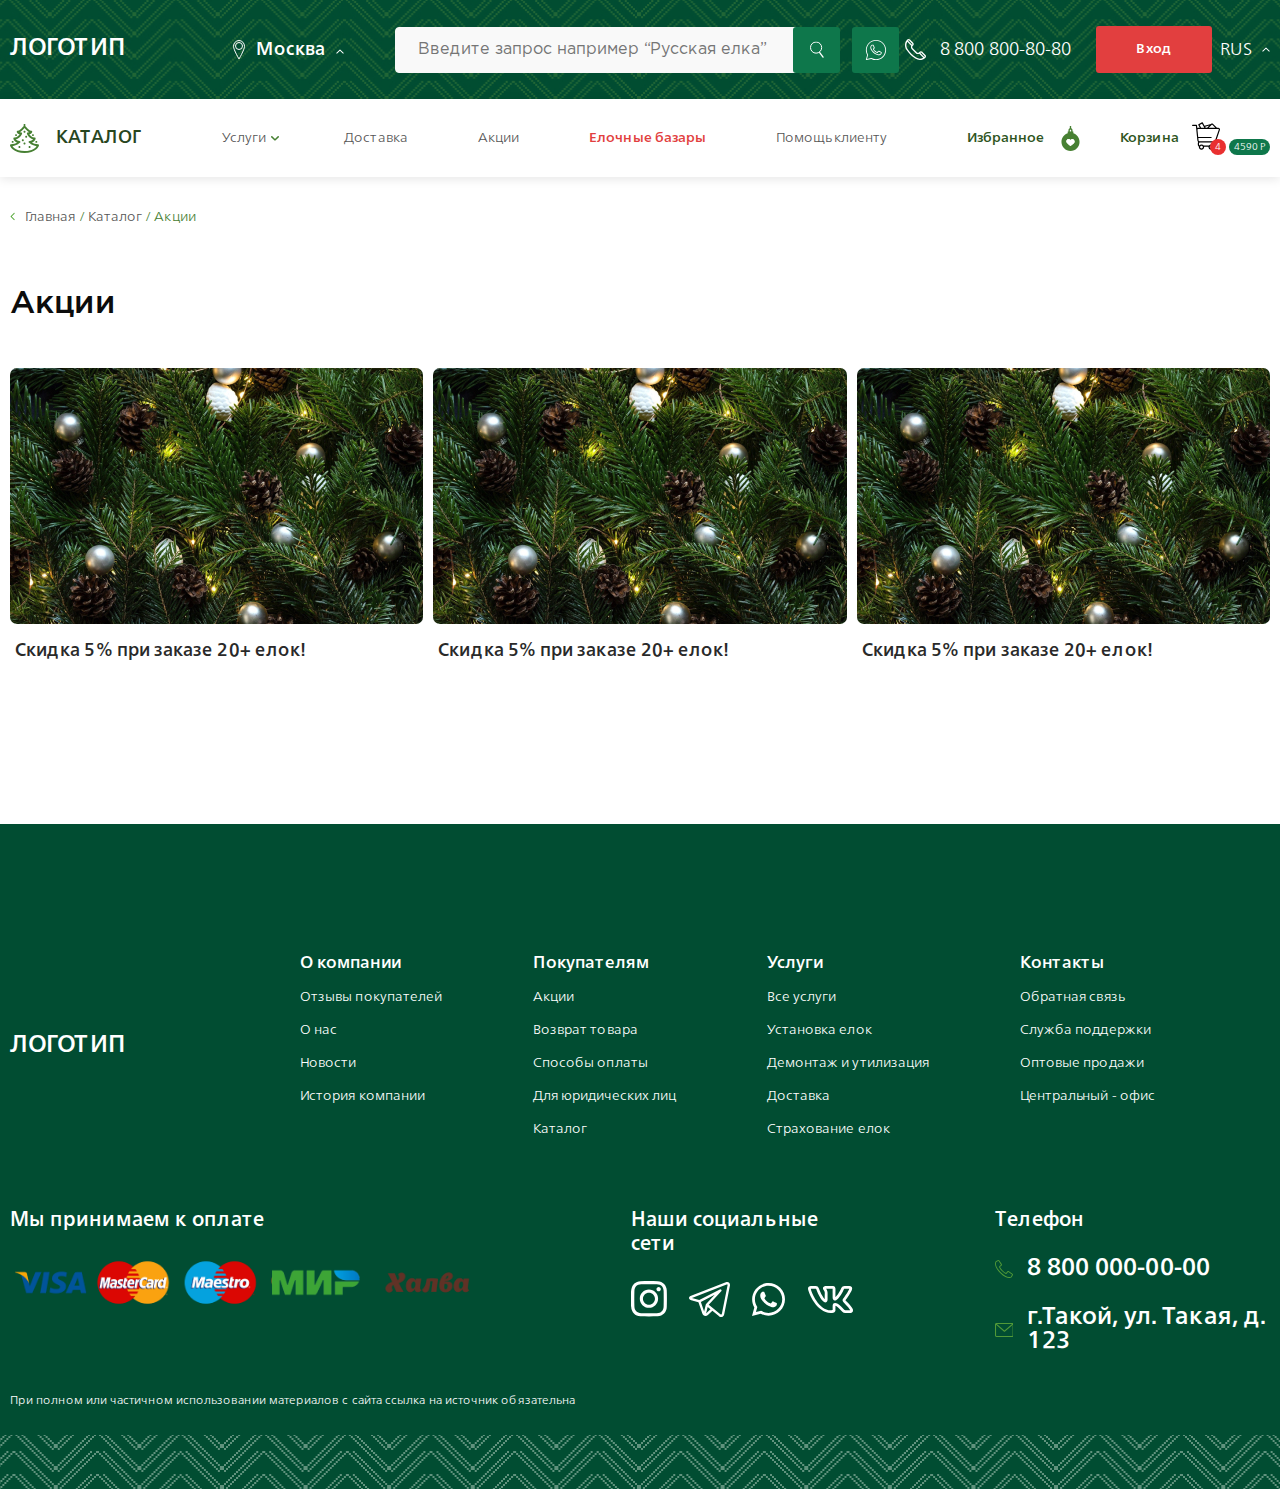
<file: actions.html>
<!DOCTYPE html>
<html lang="en">
<head>
	<meta charset="UTF-8">
	<title>Promotions</title>
	<meta name="viewport" content="width=device-width, initial-scale=1, maximum-scale=1, minimum-scale=1, user-scalable=no">
	<link rel="stylesheet" href="css/vendor.css">
	<link rel="stylesheet" href="css/style.css">
</head>
<body>

	<div class="header">
		<div class="container flex acenter jbetween">
			<a href="#" class="header__logo logo">
				ЛОГОТИП
			</a>
			<a href="#" class="header__city flex acenter">
				<svg width="12" height="20" viewBox="0 0 12 20" fill="none" xmlns="http://www.w3.org/2000/svg">
					<path d="M11.5 6.38298C11.5 7.16126 11.1589 8.37505 10.5967 9.81612C10.0425 11.2368 9.30042 12.8127 8.55389 14.2877C7.80811 15.7611 7.06178 17.1261 6.50159 18.1232C6.31 18.4642 6.1403 18.7619 6 19.006C5.8597 18.7619 5.69 18.4642 5.49841 18.1232C4.93822 17.1261 4.19189 15.7611 3.44611 14.2877C2.69958 12.8127 1.95754 11.2368 1.40331 9.81612C0.84111 8.37505 0.5 7.16126 0.5 6.38298C0.5 3.1043 2.99113 0.5 6 0.5C9.00887 0.5 11.5 3.1043 11.5 6.38298Z" stroke="white"/>
					<circle cx="6" cy="6" r="3.5" stroke="white"/>
				</svg>
				<span>Москва</span>
				<svg width="8" height="5" viewBox="0 0 8 5" fill="none" xmlns="http://www.w3.org/2000/svg">
					<path d="M4.35355 0.646447C4.15829 0.451185 3.84171 0.451185 3.64645 0.646447L0.464466 3.82843C0.269204 4.02369 0.269204 4.34027 0.464466 4.53553C0.659728 4.7308 0.976311 4.7308 1.17157 4.53553L4 1.70711L6.82843 4.53553C7.02369 4.7308 7.34027 4.7308 7.53553 4.53553C7.7308 4.34027 7.7308 4.02369 7.53553 3.82843L4.35355 0.646447ZM4.5 2L4.5 1L3.5 1L3.5 2L4.5 2Z" fill="white"/>
				</svg>
			</a>
			<div class="header__buttons flex acenter">
				<div class="header__buttons-search header__search">
					<input type="text" name="s" placeholder="Введите запрос например “Русская елка”">
					<button class="header__buttons-button">
						<svg width="14" height="17" viewBox="0 0 14 17" fill="none" xmlns="http://www.w3.org/2000/svg">
							<circle cx="6.08181" cy="6.08181" r="5.58181" stroke="white"/>
							<path d="M9.875 10.1362L13.6011 15.2288C13.8215 15.53 13.756 15.9528 13.4548 16.1732C13.1536 16.3936 12.7308 16.3281 12.5104 16.0269L8.78427 10.9343L9.875 10.1362Z" fill="white"/>
						</svg>
					</button>
				</div>
				<a  class="header__buttons-button">
					<svg width="22" height="22" viewBox="0 0 22 22" fill="none" xmlns="http://www.w3.org/2000/svg">
						<path d="M10.9999 0.880005C5.41608 0.880005 0.879883 5.4162 0.879883 11C0.879883 12.7948 1.37211 14.4698 2.19301 15.932L0.896211 20.5614C0.875493 20.6355 0.874557 20.7137 0.893496 20.7883C0.912435 20.8628 0.950587 20.9311 1.00415 20.9863C1.05771 21.0415 1.12481 21.0817 1.19875 21.1029C1.2727 21.1241 1.35091 21.1256 1.42559 21.1071L6.2527 19.9109C7.67112 20.6681 9.28062 21.12 10.9999 21.12C16.5837 21.12 21.1199 16.5838 21.1199 11C21.1199 5.4162 16.5837 0.880005 10.9999 0.880005ZM10.9999 1.76C16.1081 1.76 20.2399 5.89181 20.2399 11C20.2399 16.1082 16.1081 20.24 10.9999 20.24C9.36221 20.24 7.82842 19.813 6.49504 19.067C6.39752 19.0125 6.28292 18.9971 6.17449 19.024L1.94723 20.0716L3.08074 16.0273C3.09696 15.9702 3.10144 15.9104 3.09391 15.8514C3.08638 15.7925 3.06699 15.7357 3.03691 15.6845C2.22659 14.3104 1.75988 12.7117 1.75988 11C1.75988 5.89181 5.89169 1.76 10.9999 1.76ZM7.32262 5.72001C7.04056 5.72001 6.63774 5.82494 6.30684 6.18149C6.10808 6.39565 5.27988 7.20259 5.27988 8.62125C5.27988 10.1003 6.3057 11.3766 6.42973 11.5406H6.43059V11.5414C6.41882 11.5259 6.58802 11.771 6.81387 12.0648C7.03972 12.3586 7.35554 12.7444 7.7523 13.1622C8.54583 13.9977 9.66153 14.9633 11.0463 15.5538C11.684 15.8254 12.1871 15.9893 12.5682 16.109C13.2746 16.3308 13.918 16.2971 14.4013 16.2259C14.763 16.1726 15.1609 15.9989 15.5546 15.7498C15.9482 15.5006 16.334 15.1909 16.5042 14.7202C16.6261 14.3828 16.688 14.071 16.7104 13.8145C16.7216 13.6862 16.7231 13.5729 16.7147 13.4681C16.7064 13.3633 16.7153 13.283 16.6176 13.1227C16.4128 12.7863 16.1808 12.7775 15.9387 12.6577C15.8042 12.5912 15.4213 12.4042 15.0372 12.2212C14.6536 12.0384 14.3214 11.8765 14.1168 11.8035C13.9876 11.757 13.8298 11.6901 13.6021 11.7159C13.3744 11.7416 13.1495 11.9059 13.0186 12.1C12.8945 12.284 12.3949 12.8737 12.2425 13.047C12.2405 13.0458 12.2537 13.0519 12.1936 13.0221C12.0052 12.9289 11.7748 12.8496 11.4339 12.6698C11.0929 12.4899 10.6665 12.2244 10.1998 11.813V11.8121C9.50522 11.2006 9.01868 10.4329 8.8652 10.175C8.87554 10.1627 8.86397 10.1776 8.88582 10.1561L8.88668 10.1552C9.04355 10.0007 9.18257 9.81619 9.30004 9.68086C9.4666 9.48899 9.5401 9.31984 9.61973 9.1618C9.77842 8.84684 9.69006 8.50025 9.59824 8.3179V8.31704C9.60458 8.32965 9.54857 8.20607 9.48824 8.06352C9.42774 7.92056 9.35061 7.73522 9.26824 7.53758C9.1035 7.14231 8.91957 6.69897 8.8102 6.4393V6.43844C8.68134 6.13259 8.50702 5.91224 8.2791 5.80594C8.05119 5.69964 7.84982 5.72986 7.84168 5.72946H7.84082C7.67818 5.72196 7.4997 5.72001 7.32262 5.72001ZM7.32262 6.6C7.49225 6.6 7.6595 6.60207 7.79957 6.6086C7.94367 6.61578 7.93471 6.61637 7.90699 6.60344C7.87884 6.59031 7.91704 6.58605 7.99895 6.78047C8.10605 7.03473 8.29088 7.47967 8.45613 7.87618C8.53876 8.07443 8.61609 8.26048 8.67785 8.40641C8.73961 8.55234 8.77308 8.63381 8.81191 8.71149V8.71235L8.81277 8.71321C8.85085 8.78834 8.84748 8.74024 8.83426 8.76649C8.74141 8.95077 8.72881 8.99602 8.63488 9.10422C8.49187 9.26897 8.346 9.4527 8.26879 9.52876C8.20124 9.59512 8.07935 9.6985 8.00324 9.90086C7.92702 10.1035 7.96259 10.3816 8.08488 10.5892C8.2477 10.8656 8.78422 11.7389 9.61801 12.473C10.1431 12.9359 10.6323 13.2422 11.0231 13.4484C11.4139 13.6545 11.7322 13.7749 11.8034 13.8102C11.9725 13.8939 12.1574 13.9589 12.3723 13.9331C12.5872 13.9072 12.7725 13.7768 12.8905 13.6434L12.8914 13.6426C13.0484 13.4646 13.5149 12.9319 13.7387 12.6036C13.7482 12.6069 13.7451 12.6043 13.8195 12.6311V12.632H13.8204C13.8543 12.6441 14.2798 12.8345 14.6591 13.0152C15.0384 13.196 15.4234 13.3839 15.5486 13.4458C15.7291 13.5351 15.8144 13.5933 15.8364 13.5936C15.8379 13.6323 15.8394 13.6743 15.8339 13.738C15.8184 13.9147 15.7712 14.1593 15.6766 14.4212C15.6303 14.5494 15.3889 14.8138 15.0845 15.0064C14.7801 15.199 14.4096 15.3351 14.2724 15.3553C13.8598 15.4161 13.37 15.4383 12.8321 15.2694C12.4591 15.1523 11.994 15.0007 11.3918 14.7443C10.1704 14.2234 9.13234 13.3371 8.39082 12.5563C8.02006 12.166 7.72301 11.8026 7.51168 11.5277C7.30074 11.2533 7.20864 11.1105 7.13184 11.0095L7.13098 11.0086C6.99465 10.8283 6.15988 9.66718 6.15988 8.62125C6.15988 7.51432 6.67402 7.08024 6.95223 6.78047C7.09828 6.6231 7.25795 6.6 7.32262 6.6Z" fill="white"/>
					</svg>
				</a>
			</div>
			<a href="tel:+78008008080" class="header__phone flex acenter">
				<svg width="21" height="21" viewBox="0 0 21 21" fill="none" xmlns="http://www.w3.org/2000/svg">
					<path d="M20.448 16.0101L17.2497 12.8118C16.5149 12.0769 15.3192 12.077 14.5844 12.8118L14.162 13.2343C13.8356 13.5607 13.4016 13.7405 12.94 13.7405C12.4783 13.7405 12.0444 13.5607 11.718 13.2343L7.76534 9.28156C7.43892 8.95514 7.25912 8.52122 7.25912 8.05956C7.25912 7.5979 7.43892 7.16398 7.76534 6.83756L8.1878 6.4151C8.92266 5.68031 8.92266 4.48462 8.1878 3.74983L4.98933 0.551512C4.25454 -0.183349 3.05885 -0.183349 2.32406 0.551512C-0.377917 3.25341 -0.770301 7.50171 1.39094 10.6529C3.80849 14.1779 6.82166 17.191 10.3466 19.6085C11.7082 20.5425 13.2745 20.9996 14.8326 20.9995C16.8802 20.9995 18.9136 20.2098 20.448 18.6755C20.8039 18.3195 21 17.8462 21 17.3428C21 16.8394 20.804 16.3661 20.448 16.0101ZM3.28357 1.51087C3.38323 1.41129 3.51576 1.35641 3.65673 1.35641C3.79771 1.35641 3.93023 1.41129 4.02989 1.51095L7.22822 4.70926C7.32788 4.80892 7.38276 4.94145 7.38276 5.08242C7.38276 5.2234 7.32788 5.35585 7.22822 5.45558L7.03787 5.64593L3.09745 1.70552C3.15813 1.63971 3.21987 1.57465 3.28357 1.51087ZM11.1141 18.4895C7.7275 16.1668 4.83268 13.272 2.50996 9.8854C1.03451 7.73412 0.995915 4.96678 2.27861 2.80577L6.20214 6.7293C6.00591 7.1394 5.90203 7.59149 5.90203 8.05956C5.90203 8.88368 6.22294 9.65842 6.80568 10.2411L10.7583 14.1937C11.341 14.7764 12.1158 15.0974 12.9398 15.0974C13.4079 15.0974 13.86 14.9935 14.2701 14.7972L18.1937 18.7208C16.0328 20.0035 13.2654 19.965 11.1141 18.4895ZM19.4885 17.7159C19.4247 17.7797 19.3597 17.8414 19.2939 17.902L15.3535 13.9616L15.5439 13.7712C15.6435 13.6716 15.7761 13.6167 15.917 13.6167C16.058 13.6167 16.1905 13.6716 16.2902 13.7712L19.4885 16.9696C19.6942 17.1753 19.6942 17.5102 19.4885 17.7159Z" fill="white"/>
				</svg>
				<span>8 800 800-80-80</span>
			</a>
			<div class="header__last flex acenter">
				<a href="#" class="header__last-login">Вход</a>
				<div class="header__last-lang flex acenter">
					<span>RUS</span>
					<svg width="8" height="5" viewBox="0 0 8 5" fill="none" xmlns="http://www.w3.org/2000/svg">
						<path d="M4.35355 0.646447C4.15829 0.451185 3.84171 0.451185 3.64645 0.646447L0.464466 3.82843C0.269204 4.02369 0.269204 4.34027 0.464466 4.53553C0.659728 4.7308 0.976311 4.7308 1.17157 4.53553L4 1.70711L6.82843 4.53553C7.02369 4.7308 7.34027 4.7308 7.53553 4.53553C7.7308 4.34027 7.7308 4.02369 7.53553 3.82843L4.35355 0.646447ZM4.5 2L4.5 1L3.5 1L3.5 2L4.5 2Z" fill="white"/>
					</svg>
				</div>
			</div>
			<a href="#" class="subheader__cart _header flex acenter">
				<div class="subheader__cart-text">
					Корзина
				</div>
				<div class="subheader__cart-content flex">
					<div class="subheader__cart-icon">
						<svg width="28" height="28" viewBox="0 0 28 28" fill="none" xmlns="http://www.w3.org/2000/svg">
							<path d="M5.3439 18.2605C5.4101 18.9125 5.76283 19.4973 6.26479 19.8923C5.9838 20.2229 5.81373 20.6505 5.81373 21.1173V22.8674C5.81373 23.6217 6.24909 24.2715 6.88723 24.5767C6.85108 24.751 6.83192 24.9315 6.83192 25.1164C6.83192 26.5794 8.02218 27.7697 9.48514 27.7697C10.9482 27.7697 12.1384 26.5794 12.1384 25.1164C12.1384 24.9965 12.1297 24.8786 12.1142 24.7629H16.4784C16.4629 24.8787 16.4541 24.9965 16.4541 25.1164C16.4541 26.5794 17.6444 27.7697 19.1074 27.7697C20.5703 27.7697 21.7606 26.5794 21.7606 25.1164C21.7606 23.6534 20.5703 22.4631 19.1074 22.4631C18.2199 22.4631 17.4334 22.9016 16.9514 23.5727H11.6411C11.1591 22.9016 10.3726 22.4631 9.48509 22.4631C8.63243 22.4631 7.87295 22.8679 7.38721 23.4949C7.1587 23.3782 7.0037 23.1417 7.0037 22.8674V21.1174C7.0037 20.7287 7.32011 20.4125 7.70905 20.4125C7.71087 20.4125 7.71263 20.4123 7.71444 20.4122C7.71807 20.4123 7.72169 20.4125 7.72526 20.4125H21.6386C22.789 20.4125 23.9806 19.5596 24.3514 18.4708L27.8869 8.0898C28.087 7.50244 28.0189 6.9102 27.7001 6.46492C27.3814 6.01964 26.8427 5.76421 26.2223 5.76421H24.9534L21.1295 1.92204C20.535 1.32765 19.5714 1.32249 18.9699 1.90594L12.5168 3.64174L10.7845 0.535696C10.6244 0.248702 10.2621 0.14584 9.97497 0.305829L6.51024 2.23816C6.37236 2.31501 6.27074 2.44355 6.22767 2.59538C6.18454 2.7472 6.20353 2.90991 6.28043 3.04774L7.79543 5.76415H6.36017C5.97746 5.76415 5.61696 5.86191 5.30435 6.0452L5.02336 3.23595C4.99293 2.93173 4.73693 2.70011 4.43124 2.70011H0.595071C0.266422 2.70011 0 2.96653 0 3.29518C0 3.62383 0.266422 3.89025 0.595071 3.89025H3.89273L5.3439 18.2605ZM19.1075 23.6532C19.9142 23.6532 20.5706 24.3096 20.5706 25.1163C20.5706 25.9231 19.9142 26.5795 19.1075 26.5795C18.3007 26.5795 17.6444 25.9231 17.6444 25.1163C17.6444 24.3095 18.3007 23.6532 19.1075 23.6532ZM9.4852 23.6532C10.2919 23.6532 10.9483 24.3096 10.9483 25.1163C10.9483 25.9231 10.2919 26.5795 9.4852 26.5795C8.67845 26.5795 8.02212 25.9231 8.02212 25.1163C8.02212 24.3095 8.67845 23.6532 9.4852 23.6532ZM20.2872 2.76256L23.2745 5.76415H16.7942L19.7947 2.76364C19.9307 2.62757 20.152 2.62757 20.2872 2.76256ZM17.2831 3.59215L15.1111 5.76415H13.7005L13.1145 4.71349L17.2831 3.59215ZM7.60959 2.98773L10.0349 1.6351L12.3378 5.76415H9.15808L7.60959 2.98773ZM26.7605 7.70601L23.225 18.087C23.019 18.6918 22.2777 19.2223 21.6388 19.2223H7.72543C7.13586 19.2223 6.58743 18.7268 6.52792 18.1404L6.31767 16.0665H19.1116C19.4402 16.0665 19.7066 15.8 19.7066 15.4714C19.7066 15.1427 19.4402 14.8763 19.1116 14.8763H6.19707L5.49284 7.92975C5.49284 7.92958 5.49284 7.92953 5.49284 7.92942L5.49273 7.92811C5.46592 7.6635 5.54254 7.41669 5.7086 7.23296C5.87097 7.05325 6.10236 6.95429 6.36017 6.95429H24.7007C24.7027 6.95435 24.7046 6.95458 24.7065 6.95458C24.7085 6.95458 24.7104 6.95435 24.7123 6.95429H26.2225C26.4576 6.95429 26.6388 7.0265 26.7326 7.15758C26.8265 7.28861 26.8363 7.4834 26.7605 7.70601Z" fill="black"/>
						</svg>
						<div class="subheader__cart-count">4</div>
					</div>
					<div class="subheader__cart-price">
						4590 Р
					</div>
				</div>
			</a>
			<div class="header__mmenu">
				<span></span><span></span><span></span>
			</div>
		</div>
	</div>
	
	<div class="subheader">
		<div class="container flex acenter jbetween">
			<a href="#" class="subheader__logo logo">
				ЛОГО
			</a>
			<a href="#" class="subheader__catalog flex acenter">
				<svg width="29" height="29" viewBox="0 0 29 29" fill="none" xmlns="http://www.w3.org/2000/svg">
					<path d="M28.7883 20.6501C28.6014 20.4106 28.3146 20.2708 28.011 20.2708C25.4741 20.2708 23.3776 19.3297 22.008 18.4862C24.3542 17.6865 25.3774 15.8069 25.6 14.6933C25.658 14.4036 25.583 14.1032 25.3957 13.8747C25.2084 13.6463 24.9285 13.5138 24.6331 13.5138C21.7525 13.5138 20.1386 11.5988 19.3739 10.2959C22.2039 9.78337 22.2415 7.8379 22.2415 7.74312C22.2415 7.19845 21.8 6.75693 21.2553 6.75693C19.4948 6.75693 17.732 4.75564 16.4448 3.29429C15.9481 2.73048 15.5191 2.24379 15.1335 1.92012C15.0931 1.886 15.0502 1.85661 15.0061 1.82999C15.075 1.78896 15.1396 1.74044 15.1966 1.68344C15.38 1.49991 15.4856 1.24547 15.4856 0.986197C15.4856 0.726728 15.3801 0.47229 15.1966 0.288956C15.013 0.105523 14.7596 0 14.4992 0C14.2398 0 13.9854 0.105523 13.802 0.288956C13.6185 0.47229 13.513 0.726728 13.513 0.986197C13.513 1.24547 13.6184 1.49991 13.802 1.68344C13.8594 1.74044 13.9241 1.78896 13.9929 1.83018C13.9488 1.85661 13.9059 1.8862 13.8655 1.92012C13.4801 2.2435 13.0513 2.73029 12.5549 3.2939C11.2676 4.75534 9.50452 6.75703 7.74377 6.75703C7.19919 6.75703 6.75757 7.19855 6.75757 7.74322C6.75757 7.838 6.79505 9.78347 9.62504 10.296C8.85985 11.5998 7.24613 13.5139 4.36615 13.5139C4.07068 13.5139 3.7908 13.6464 3.60352 13.8748C3.41624 14.1032 3.34119 14.4037 3.39918 14.6934C3.62206 15.8081 4.64672 17.6902 6.99801 18.4885C5.63361 19.3314 3.5403 20.2708 0.988128 20.2708C0.684478 20.2708 0.397692 20.4106 0.210808 20.6501C0.0239239 20.8893 -0.0422498 21.2016 0.031419 21.496C0.0516361 21.5771 0.551638 23.5023 2.65519 25.3725C5.3627 27.7796 9.34772 29 14.4996 29C19.6515 29 23.6365 27.7796 26.344 25.3725C28.4476 23.5023 28.9476 21.5772 28.9678 21.496C29.0414 21.2015 28.9753 20.8892 28.7883 20.6501ZM14.4995 27.0276C9.98441 27.0276 6.37858 25.9778 4.07206 23.9914C3.31486 23.3394 2.81151 22.6829 2.48547 22.153C7.05323 21.6029 9.99476 18.7112 10.1302 18.5758C10.4121 18.2938 10.4964 17.8697 10.3438 17.5012C10.1911 17.1328 9.83155 16.8924 9.43273 16.8924C7.95225 16.8924 6.81743 16.4625 6.05994 15.6146C5.98124 15.5265 5.91033 15.4379 5.84682 15.3504C7.60866 15.0186 9.1636 14.0834 10.4017 12.5976C11.563 11.2038 12.0379 9.80329 12.0575 9.74431C12.1577 9.44362 12.1073 9.11315 11.9219 8.85575C11.7365 8.59865 11.4389 8.44628 11.1219 8.44628C10.5137 8.44628 10.0509 8.38622 9.70206 8.29776C11.4518 7.5304 12.8989 5.88769 14.0352 4.59775C14.1953 4.41589 14.3521 4.23798 14.4998 4.07457C14.6476 4.23808 14.8045 4.41629 14.9648 4.59814C16.1007 5.8875 17.5467 7.52922 19.2955 8.29697C18.9563 8.38326 18.4967 8.44628 17.8776 8.44628C17.5606 8.44628 17.263 8.59865 17.0776 8.85575C16.8922 9.11305 16.8418 9.44362 16.942 9.74431C16.9616 9.80329 17.4365 11.2038 18.5977 12.5976C19.8362 14.084 21.3916 15.0192 23.1542 15.3508C22.6231 16.0683 21.5759 16.8924 19.5666 16.8924C19.1678 16.8924 18.8082 17.1328 18.6555 17.5012C18.5029 17.8697 18.5872 18.2938 18.8691 18.5758C19.0047 18.7114 21.9496 21.6059 26.521 22.154C25.4513 23.8962 22.426 27.0276 14.4995 27.0276Z" fill="#478033"/>
					<path d="M6.05553 12.1075C6.3149 12.1075 6.56934 12.002 6.75268 11.8186C6.93611 11.6352 7.04173 11.3808 7.04173 11.1213C7.04173 10.8619 6.93621 10.6074 6.75268 10.4241C6.56934 10.2408 6.3149 10.1351 6.05553 10.1351C5.79508 10.1351 5.54173 10.2407 5.35829 10.4241C5.17387 10.6074 5.06934 10.8619 5.06934 11.1213C5.06934 11.3808 5.17387 11.6352 5.35829 11.8186C5.54173 12.0019 5.79518 12.1075 6.05553 12.1075Z" fill="#478033"/>
					<path d="M16.1888 11.8245C15.9284 11.8245 15.675 11.9298 15.4916 12.1134C15.3082 12.2968 15.2026 12.5512 15.2026 12.8107C15.2026 13.0709 15.3081 13.3253 15.4916 13.5077C15.675 13.6922 15.9295 13.7977 16.1888 13.7977C16.4482 13.7977 16.7026 13.6922 16.886 13.5077C17.0694 13.3244 17.175 13.0708 17.175 12.8107C17.175 12.5512 17.0695 12.2968 16.886 12.1134C16.7026 11.9299 16.4482 11.8245 16.1888 11.8245Z" fill="#478033"/>
					<path d="M14.4993 8.72885C14.7586 8.72885 15.0131 8.62422 15.1964 8.44088C15.3798 8.25637 15.4855 8.00311 15.4855 7.74364C15.4855 7.48319 15.3799 7.22993 15.1964 7.04542C15.0131 6.86208 14.7586 6.75745 14.4993 6.75745C14.2399 6.75745 13.9854 6.86208 13.802 7.04542C13.6186 7.22993 13.5131 7.48319 13.5131 7.74364C13.5131 8.00311 13.6185 8.25637 13.802 8.44088C13.9854 8.62422 14.2399 8.72885 14.4993 8.72885Z" fill="#478033"/>
					<path d="M13.5085 15.4921C13.3252 15.3076 13.0708 15.2031 12.8114 15.2031C12.552 15.2031 12.2976 15.3076 12.1142 15.4921C11.9307 15.6745 11.8252 15.929 11.8252 16.1893C11.8252 16.4486 11.9306 16.703 12.1142 16.8855C12.2976 17.07 12.552 17.1755 12.8114 17.1755C13.0708 17.1755 13.3252 17.07 13.5085 16.8855C13.692 16.7021 13.7976 16.4486 13.7976 16.1893C13.7975 15.9299 13.692 15.6754 13.5085 15.4921Z" fill="#478033"/>
					<path d="M14.4993 18.5809C14.2399 18.5809 13.9854 18.6865 13.802 18.8699C13.6186 19.0532 13.5131 19.3077 13.5131 19.5681C13.5131 19.8274 13.6185 20.0808 13.802 20.2654C13.9864 20.4487 14.2399 20.5543 14.4993 20.5543C14.7586 20.5543 15.0131 20.4488 15.1964 20.2654C15.3798 20.0808 15.4855 19.8274 15.4855 19.5681C15.4855 19.3077 15.3799 19.0532 15.1964 18.8699C15.0131 18.6865 14.7596 18.5809 14.4993 18.5809Z" fill="#478033"/>
					<path d="M18.869 23.6432C19.0525 23.8265 19.3069 23.9321 19.5663 23.9321C19.8256 23.9321 20.0801 23.8266 20.2634 23.6432C20.4468 23.4596 20.5525 23.2052 20.5525 22.9459C20.5525 22.6864 20.4469 22.432 20.2634 22.2487C20.0801 22.0653 19.8256 21.9597 19.5663 21.9597C19.3069 21.9597 19.0525 22.0652 18.869 22.2487C18.6856 22.432 18.5801 22.6864 18.5801 22.9459C18.5801 23.2062 18.6856 23.4596 18.869 23.6432Z" fill="#478033"/>
					<path d="M9.43298 21.9597C9.17361 21.9597 8.91917 22.0652 8.73476 22.2487C8.55132 22.432 8.4458 22.6864 8.4458 22.9459C8.4458 23.2052 8.55122 23.4596 8.73476 23.6432C8.91917 23.8265 9.17253 23.9321 9.43298 23.9321C9.69235 23.9321 9.94679 23.8266 10.1291 23.6432C10.3136 23.4596 10.4182 23.2052 10.4182 22.9459C10.4182 22.6864 10.3136 22.432 10.1291 22.2487C9.9458 22.0652 9.69235 21.9597 9.43298 21.9597Z" fill="#478033"/>
					<path d="M2.67663 18.8648C2.93698 18.8648 3.19043 18.7593 3.37377 18.5759C3.55819 18.3916 3.66371 18.1381 3.66371 17.8787C3.66371 17.6194 3.55819 17.3649 3.37377 17.1814C3.19043 16.9971 2.93688 16.8925 2.67663 16.8925C2.41716 16.8925 2.1638 16.9971 1.97939 17.1814C1.79595 17.3649 1.69043 17.6185 1.69043 17.8787C1.69043 18.1381 1.79585 18.3926 1.97939 18.5759C2.16292 18.7593 2.41726 18.8648 2.67663 18.8648Z" fill="#478033"/>
					<path d="M25.6244 18.5759C25.8078 18.7592 26.0623 18.8648 26.3217 18.8648C26.582 18.8648 26.8355 18.7593 27.0188 18.5759C27.2022 18.3926 27.3079 18.1381 27.3079 17.8787C27.3079 17.6194 27.2023 17.3649 27.0188 17.1814C26.8355 16.9971 26.5819 16.8925 26.3217 16.8925C26.0623 16.8925 25.8078 16.9971 25.6244 17.1814C25.441 17.3649 25.3354 17.6194 25.3354 17.8787C25.3354 18.1381 25.441 18.3926 25.6244 18.5759Z" fill="#478033"/>
					<path d="M22.2468 11.8186C22.4303 12.0019 22.6847 12.1075 22.9441 12.1075C23.2035 12.1075 23.4579 12.002 23.6412 11.8186C23.8247 11.6352 23.9303 11.3817 23.9303 11.1213C23.9303 10.8619 23.8248 10.6074 23.6412 10.4241C23.4579 10.2408 23.2035 10.1351 22.9441 10.1351C22.6847 10.1351 22.4303 10.2407 22.2468 10.4241C22.0634 10.6074 21.9579 10.8619 21.9579 11.1213C21.9579 11.3817 22.0634 11.6351 22.2468 11.8186Z" fill="#478033"/>
				</svg>
				<span>КАТАЛОГ</span>
			</a>
			<ul class="subheader__menu">
				<li>
					<a href="#" class="has-submenu">Услуги</a>
					<div class="subheader__menu-sub">
						<ul>
							<li><a href="#">Все услуги</a></li>
						</ul>
						<ul>
							<li><a href="#">Личный менеджер</a></li>
						</ul>
						<ul>
							<li><a href="#" class="_parent">Для срезанных деревьев</a></li>
							<li><a href="#">Доп. дерево на выбор</a></li>
							<li><a href="#">Доставка дедом морозом</a></li>
							<li><a href="#">Установка</a></li>
							<li><a href="#">Страховка елки</a></li>
							<li><a href="#">Демонтаж и утилизация</a></li>
						</ul>
						<ul>
							<li><a href="#" class="_parent">Для деревьев в емкости</a></li>
							<li><a href="#">Аренда елок в горшке</a></li>
							<li><a href="#">Посадка, уход</a></li>
							<li><a href="#">Ландшафтный дизайн</a></li>
						</ul>
					</div>
				</li>
				<li><a href="#">Доставка</a></li>
				<li><a href="#">Акции</a></li>
				<li><a class="menu-catalog-link" href="#"><b>Елочные базары</b></a></li>
				<li><a href="#">Помощь клиенту</a></li>
			</ul>
			<a href="#" class="subheader__phone flex acenter">
				<svg width="21" height="21" viewBox="0 0 21 21" fill="none" xmlns="http://www.w3.org/2000/svg">
					<path d="M20.448 16.0101L17.2497 12.8118C16.5149 12.0769 15.3192 12.077 14.5844 12.8118L14.162 13.2343C13.8356 13.5607 13.4016 13.7405 12.94 13.7405C12.4783 13.7405 12.0444 13.5607 11.718 13.2343L7.76534 9.28156C7.43892 8.95514 7.25912 8.52122 7.25912 8.05956C7.25912 7.5979 7.43892 7.16398 7.76534 6.83756L8.1878 6.41509C8.92266 5.68031 8.92266 4.48462 8.1878 3.74983L4.98933 0.551512C4.25454 -0.183349 3.05885 -0.183349 2.32406 0.551512C-0.377917 3.25341 -0.770301 7.50171 1.39094 10.6529C3.80849 14.1779 6.82166 17.191 10.3466 19.6085C11.7082 20.5425 13.2745 20.9996 14.8326 20.9995C16.8802 20.9995 18.9136 20.2098 20.448 18.6755C20.8039 18.3195 21 17.8462 21 17.3428C21 16.8394 20.804 16.3661 20.448 16.0101ZM3.28357 1.51087C3.38323 1.41129 3.51576 1.35641 3.65673 1.35641C3.79771 1.35641 3.93023 1.41129 4.02989 1.51095L7.22822 4.70926C7.32788 4.80893 7.38276 4.94145 7.38276 5.08242C7.38276 5.2234 7.32788 5.35585 7.22822 5.45559L7.03787 5.64593L3.09745 1.70552C3.15813 1.63971 3.21987 1.57465 3.28357 1.51087ZM11.1141 18.4895C7.7275 16.1668 4.83268 13.272 2.50996 9.8854C1.03451 7.73412 0.995915 4.96678 2.27861 2.80577L6.20214 6.7293C6.00591 7.1394 5.90203 7.59149 5.90203 8.05956C5.90203 8.88368 6.22294 9.65842 6.80568 10.2411L10.7583 14.1937C11.341 14.7764 12.1158 15.0974 12.9398 15.0974C13.4079 15.0974 13.86 14.9935 14.2701 14.7972L18.1937 18.7208C16.0328 20.0035 13.2654 19.965 11.1141 18.4895ZM19.4885 17.7159C19.4247 17.7797 19.3597 17.8414 19.2939 17.902L15.3535 13.9616L15.5439 13.7712C15.6435 13.6716 15.7761 13.6167 15.917 13.6167C16.058 13.6167 16.1905 13.6716 16.2902 13.7712L19.4885 16.9696C19.6942 17.1753 19.6942 17.5102 19.4885 17.7159Z" fill="#478033"/>
				</svg>
				<span>8 800 800-80-80</span>
			</a>
			<div class="subheader__buttons flex acenter">
				<a href="#" class="subheader__fav flex acenter">
					<span>Избранное</span>
					<svg width="25" height="25" viewBox="0 0 25 25" fill="none" xmlns="http://www.w3.org/2000/svg">
						<path d="M15.351 7.37135V5.55801H14.5089V4.11537C14.5089 3.23712 14.0036 2.4883 13.1615 2.21015V0H11.8141V2.21015C11.0562 2.4883 10.4667 3.23712 10.4667 4.11537V5.55801H9.70881V7.34398C6.08768 8.52944 3.39895 12.0023 3.45698 16.0855C3.52729 21.0407 7.6451 25.0486 12.6005 24.9995C17.554 24.9504 21.5442 20.9194 21.5442 15.9541C21.5441 11.9591 18.9721 8.56918 15.351 7.37135ZM11.8141 4.11537C11.8141 3.93052 11.903 3.76294 12.0241 3.64108C12.146 3.76387 12.322 3.83999 12.5089 3.83999C12.6957 3.83999 12.8542 3.76387 12.9762 3.64108C13.0972 3.76286 13.1615 3.93044 13.1615 4.11537V5.55801H11.8141V4.11537ZM16.2353 16.7472C15.5206 17.8689 12.4226 20.0295 12.4226 20.0295C12.4226 20.0295 9.344 17.7353 8.67847 16.5837C8.01294 15.4322 8.40689 13.9592 9.55849 13.2937C10.5471 12.7223 11.7723 13.1418 12.5204 13.9412C13.3024 13.1749 14.5355 12.8085 15.4985 13.4221C16.6201 14.1368 16.95 15.6255 16.2353 16.7472Z" fill="#478033"/>
						<path d="M15.4986 13.4221C14.5355 12.8086 13.3025 13.1749 12.5205 13.9413C11.7723 13.1419 10.5472 12.7222 9.55857 13.2937C8.40705 13.9592 8.01302 15.4323 8.67855 16.5838C9.34408 17.7353 12.4227 20.0295 12.4227 20.0295C12.4227 20.0295 15.5207 17.869 16.2354 16.7473C16.9502 15.6255 16.6203 14.1368 15.4986 13.4221Z" fill="white"/>
					</svg>
				</a>
				<a href="#" class="subheader__cart flex acenter">
					<div class="subheader__cart-text">
						Корзина
					</div>
					<div class="subheader__cart-content flex">
						<div class="subheader__cart-icon">
							<svg width="28" height="28" viewBox="0 0 28 28" fill="none" xmlns="http://www.w3.org/2000/svg">
								<path d="M5.3439 18.2605C5.4101 18.9125 5.76283 19.4973 6.26479 19.8923C5.9838 20.2229 5.81373 20.6505 5.81373 21.1173V22.8674C5.81373 23.6217 6.24909 24.2715 6.88723 24.5767C6.85108 24.751 6.83192 24.9315 6.83192 25.1164C6.83192 26.5794 8.02218 27.7697 9.48514 27.7697C10.9482 27.7697 12.1384 26.5794 12.1384 25.1164C12.1384 24.9965 12.1297 24.8786 12.1142 24.7629H16.4784C16.4629 24.8787 16.4541 24.9965 16.4541 25.1164C16.4541 26.5794 17.6444 27.7697 19.1074 27.7697C20.5703 27.7697 21.7606 26.5794 21.7606 25.1164C21.7606 23.6534 20.5703 22.4631 19.1074 22.4631C18.2199 22.4631 17.4334 22.9016 16.9514 23.5727H11.6411C11.1591 22.9016 10.3726 22.4631 9.48509 22.4631C8.63243 22.4631 7.87295 22.8679 7.38721 23.4949C7.1587 23.3782 7.0037 23.1417 7.0037 22.8674V21.1174C7.0037 20.7287 7.32011 20.4125 7.70905 20.4125C7.71087 20.4125 7.71263 20.4123 7.71444 20.4122C7.71807 20.4123 7.72169 20.4125 7.72526 20.4125H21.6386C22.789 20.4125 23.9806 19.5596 24.3514 18.4708L27.8869 8.0898C28.087 7.50244 28.0189 6.9102 27.7001 6.46492C27.3814 6.01964 26.8427 5.76421 26.2223 5.76421H24.9534L21.1295 1.92204C20.535 1.32765 19.5714 1.32249 18.9699 1.90594L12.5168 3.64174L10.7845 0.535696C10.6244 0.248702 10.2621 0.14584 9.97497 0.305829L6.51024 2.23816C6.37236 2.31501 6.27074 2.44355 6.22767 2.59538C6.18454 2.7472 6.20353 2.90991 6.28043 3.04774L7.79543 5.76415H6.36017C5.97746 5.76415 5.61696 5.86191 5.30435 6.0452L5.02336 3.23595C4.99293 2.93173 4.73693 2.70011 4.43124 2.70011H0.595071C0.266422 2.70011 0 2.96653 0 3.29518C0 3.62383 0.266422 3.89025 0.595071 3.89025H3.89273L5.3439 18.2605ZM19.1075 23.6532C19.9142 23.6532 20.5706 24.3096 20.5706 25.1163C20.5706 25.9231 19.9142 26.5795 19.1075 26.5795C18.3007 26.5795 17.6444 25.9231 17.6444 25.1163C17.6444 24.3095 18.3007 23.6532 19.1075 23.6532ZM9.4852 23.6532C10.2919 23.6532 10.9483 24.3096 10.9483 25.1163C10.9483 25.9231 10.2919 26.5795 9.4852 26.5795C8.67845 26.5795 8.02212 25.9231 8.02212 25.1163C8.02212 24.3095 8.67845 23.6532 9.4852 23.6532ZM20.2872 2.76256L23.2745 5.76415H16.7942L19.7947 2.76364C19.9307 2.62757 20.152 2.62757 20.2872 2.76256ZM17.2831 3.59215L15.1111 5.76415H13.7005L13.1145 4.71349L17.2831 3.59215ZM7.60959 2.98773L10.0349 1.6351L12.3378 5.76415H9.15808L7.60959 2.98773ZM26.7605 7.70601L23.225 18.087C23.019 18.6918 22.2777 19.2223 21.6388 19.2223H7.72543C7.13586 19.2223 6.58743 18.7268 6.52792 18.1404L6.31767 16.0665H19.1116C19.4402 16.0665 19.7066 15.8 19.7066 15.4714C19.7066 15.1427 19.4402 14.8763 19.1116 14.8763H6.19707L5.49284 7.92975C5.49284 7.92958 5.49284 7.92953 5.49284 7.92942L5.49273 7.92811C5.46592 7.6635 5.54254 7.41669 5.7086 7.23296C5.87097 7.05325 6.10236 6.95429 6.36017 6.95429H24.7007C24.7027 6.95435 24.7046 6.95458 24.7065 6.95458C24.7085 6.95458 24.7104 6.95435 24.7123 6.95429H26.2225C26.4576 6.95429 26.6388 7.0265 26.7326 7.15758C26.8265 7.28861 26.8363 7.4834 26.7605 7.70601Z" fill="black"/>
							</svg>
							<div class="subheader__cart-count">4</div>
						</div>
						<div class="subheader__cart-price">
							4590 Р
						</div>
					</div>
				</a>
			</div>
		</div>
	</div>
	
	<div class="catalogmenu">
		<div class="container">
			<div class="row">
				<div class="row__col _80">
					<div class="row">
						<div class="row__col _25">
							<ul class="catalogmenu__list">
								<li><a href="#" class="_parent">Елки срезанные</a></li>
								<li><a href="#">Ели</a></li>
								<li><a href="#">Пихты</a></li>
								<li><a href="#">Сосны</a></li>
							</ul>
						</div>
						<div class="row__col _25">
							<ul class="catalogmenu__list">
								<li><a href="#" class="_parent">Елки в декор горшках</a></li>
								<li><a href="#">Ели</a></li>
								<li><a href="#">Пихты</a></li>
								<li><a href="#">Сосны</a></li>
							</ul>
						</div>
						<div class="row__col _25">
							<ul class="catalogmenu__list">
								<li><a href="#" class="_parent">Венки</a></li>
								<li><a href="#">Заготовки</a></li>
								<li><a href="#">Дизайнерские</a></li>
							</ul>
						</div>
						<div class="row__col _25">
							<ul class="catalogmenu__list">
								<li><a href="#" class="_parent">Елки из лапника</a></li>
								<li><a href="#">Заготовки</a></li>
								<li><a href="#">Дизайнерские</a></li>
							</ul>
						</div>
						<div class="row__col _25">
							<ul class="catalogmenu__list">
								<li><a href="#" class="_parent">Елки в горшках</a></li>
								<li><a href="#">Заготовки</a></li>
								<li><a href="#">Дизайнерские</a></li>
							</ul>
						</div>
						<div class="row__col _25">
							<ul class="catalogmenu__list">
								<li><a href="#" class="_parent">Деревья для высадки</a></li>
								<li><a href="#">Заготовки</a></li>
								<li><a href="#">Дизайнерские</a></li>
							</ul>
						</div>
						<div class="row__col _25">
							<ul class="catalogmenu__list">
								<li><a href="#" class="_parent">Подставки, кашпо</a></li>
								<li><a href="#">Заготовки</a></li>
								<li><a href="#">Дизайнерские</a></li>
							</ul>
						</div>
						<div class="row__col _25">
							<ul class="catalogmenu__list">
								<li><a href="#" class="_parent">Искусственные елки</a></li>
								<li><a href="#">Заготовки</a></li>
								<li><a href="#">Дизайнерские</a></li>
							</ul>
						</div>
					</div>
				</div>
				<div class="row__col _20">
					<ul class="catalogmenu__list">
						<li><a href="#" class="_parent">Композиции, букеты</a></li>
						<li><a href="#" class="_parent">Новогодние цветы</a></li>
						<li><a href="#" class="_parent">Свечи, Светильники, Фонарики</a></li>
						<li><a href="#" class="_parent">Композиции, букеты</a></li>
						<li><a href="#" class="_parent">Гирлянды</a></li>
						<li><a href="#" class="_parent">Игрушки</a></li>
						<li><a href="#" class="_parent">Декор/ аксессуары</a></li>
						<li><a href="#" class="_parent">Лапник</a></li>
						<li><a href="#" class="_parent">Ёлки настольные</a></li>
					</ul>
				</div>
			</div>
		</div>
	</div>
	
	<div class="mmenu">
		<div class="mmenu__header flex acenter jbetween">
			<a href="#" class="mmenu__logo logo">Логотип</a>
			<div class="mmenu__close">
				<svg width="17" height="16" viewBox="0 0 17 16" fill="none" xmlns="http://www.w3.org/2000/svg">
					<line x1="0.892174" y1="14.9007" x2="15.4008" y2="0.3921" stroke="#555555"/>
					<line x1="1.35355" y1="0.646447" x2="15.8622" y2="15.1551" stroke="#555555"/>
				</svg>
			</div>
		</div>
		<div class="header__buttons flex acenter">
			<a href="#" class="header__last-login">
				Вход
			</a>
			<a href="#" class="header__last-login">
				Регистрация
			</a>
		</div>
		<div class="mmenu__item">
			<div class="mmenu__title">Меню</div>
			<ul class="mmenu__menu">
				<li><a href="#">О компании</a></li>
				<li><a href="#">Оплата</a></li>
				<li><a href="#">Скидки</a></li>
				<li><a href="#">Доставка и оплата</a></li>
				<li><a href="#">Бренды</a></li>
				<li><a href="#">Контакты</a></li>
			</ul>
		</div>
		<div class="mmenu__item">
			<div class="mmenu__title _catalog">
				<span>Каталог</span>
				<svg width="12" height="7" viewBox="0 0 12 7" fill="none" xmlns="http://www.w3.org/2000/svg">
					<path d="M5.46967 6.53033C5.76256 6.82322 6.23744 6.82322 6.53033 6.53033L11.3033 1.75736C11.5962 1.46447 11.5962 0.989593 11.3033 0.696699C11.0104 0.403806 10.5355 0.403806 10.2426 0.696699L6 4.93934L1.75736 0.696699C1.46447 0.403806 0.989593 0.403806 0.696699 0.696699C0.403806 0.989592 0.403806 1.46447 0.696699 1.75736L5.46967 6.53033ZM5.25 5L5.25 6L6.75 6L6.75 5L5.25 5Z" fill="#902B30"></path>
				</svg>
			</div>
			<div class="mmenu__catalog">
				<div class="catalogmenu__col">
					<div class="catalogmenu__title">По категориям</div>
					<ul class="catalogmenu__list">
						<li><a href="#">Выгодно</a></li>
						<li><a href="#">Акции</a></li>
						<li><a href="#">Хиты продаж</a></li>
						<li><a href="#">Популярное</a></li>
					</ul>
				</div>
				<div class="catalogmenu__col">
					<div class="catalogmenu__title">По категориям</div>
					<ul class="catalogmenu__list">
						<li><a href="#">Выгодно</a></li>
						<li><a href="#">Акции</a></li>
						<li><a href="#">Хиты продаж</a></li>
						<li><a href="#">Популярное</a></li>
					</ul>
				</div>
				<div class="catalogmenu__col">
					<div class="catalogmenu__title">По категориям</div>
					<ul class="catalogmenu__list">
						<li><a href="#">Выгодно</a></li>
						<li><a href="#">Акции</a></li>
						<li><a href="#">Хиты продаж</a></li>
						<li><a href="#">Популярное</a></li>
					</ul>
				</div>
				<div class="catalogmenu__col">
					<div class="catalogmenu__title">По категориям</div>
					<ul class="catalogmenu__list">
						<li><a href="#">Выгодно</a></li>
						<li><a href="#">Акции</a></li>
						<li><a href="#">Хиты продаж</a></li>
						<li><a href="#">Популярное</a></li>
					</ul>
				</div>
				<div class="catalogmenu__col">
					<div class="catalogmenu__title">По категориям</div>
					<ul class="catalogmenu__list">
						<li><a href="#">Выгодно</a></li>
						<li><a href="#">Акции</a></li>
						<li><a href="#">Хиты продаж</a></li>
						<li><a href="#">Популярное</a></li>
					</ul>
				</div>
				<div class="catalogmenu__col">
					<div class="catalogmenu__title">По категориям</div>
					<ul class="catalogmenu__list">
						<li><a href="#">Выгодно</a></li>
						<li><a href="#">Акции</a></li>
						<li><a href="#">Хиты продаж</a></li>
						<li><a href="#">Популярное</a></li>
					</ul>
				</div>
			</div>
		</div>
		<div class="mmenu__item">
			<a href="#" class="mmenu__title">
				<span>Избранное</span>
			</a>
		</div>
		<div class="mmenu__item">
			<a href="#" class="mmenu__title">
				<span>Москва</span>
				<svg width="12" height="20" viewBox="0 0 12 20" fill="none" xmlns="http://www.w3.org/2000/svg">
					<path d="M11.5 6.38298C11.5 7.16126 11.1589 8.37505 10.5967 9.81612C10.0425 11.2368 9.30042 12.8127 8.55389 14.2877C7.80811 15.7611 7.06178 17.1261 6.50159 18.1232C6.31 18.4642 6.1403 18.7619 6 19.006C5.8597 18.7619 5.69 18.4642 5.49841 18.1232C4.93822 17.1261 4.19189 15.7611 3.44611 14.2877C2.69958 12.8127 1.95754 11.2368 1.40331 9.81612C0.84111 8.37505 0.5 7.16126 0.5 6.38298C0.5 3.1043 2.99113 0.5 6 0.5C9.00887 0.5 11.5 3.1043 11.5 6.38298Z" stroke="#3A3A3A"/>
					<circle cx="6" cy="6" r="3.5" stroke="#3A3A3A"/>
				</svg>
	
			</a>
		</div>
	</div>

<div class="actions _in">
	<div class="container">
		<div class="breadcrumbs">
			<a href="#">
				<svg width="5" height="9" viewBox="0 0 5 9" fill="none" xmlns="http://www.w3.org/2000/svg">
					<path d="M0.646447 4.14645C0.451184 4.34171 0.451184 4.65829 0.646447 4.85355L3.82843 8.03553C4.02369 8.2308 4.34027 8.2308 4.53553 8.03553C4.7308 7.84027 4.7308 7.52369 4.53553 7.32843L1.70711 4.5L4.53553 1.67157C4.7308 1.47631 4.7308 1.15973 4.53553 0.964466C4.34027 0.769204 4.02369 0.769204 3.82843 0.964466L0.646447 4.14645ZM2 4L1 4L1 5L2 5L2 4Z" fill="#5BAB3F"/>
				</svg>
			</a>
			<span><a href="#">Главная</a> / <a href="#">Каталог</a> / Акции</span>
		</div>
		<h1 class="block__title _48">Акции</h1>
		<div class="row _10">
			<div class="row__col _33">
				<a href="#" class="actions__item">
					<div class="actions__item-image">
						<img src="img/gallery/gallery-medium.jpg" alt="">
					</div>
					<div class="actions__item-title">Скидка 5% при заказе 20+ елок!</div>
				</a>
			</div>
			<div class="row__col _33">
				<a href="#" class="actions__item">
					<div class="actions__item-image">
						<img src="img/gallery/gallery-medium.jpg" alt="">
					</div>
					<div class="actions__item-title">Скидка 5% при заказе 20+ елок!</div>
				</a>
			</div>
			<div class="row__col _33">
				<a href="#" class="actions__item">
					<div class="actions__item-image">
						<img src="img/gallery/gallery-medium.jpg" alt="">
					</div>
					<div class="actions__item-title">Скидка 5% при заказе 20+ елок!</div>
				</a>
			</div>
		</div>
	</div>
</div>

<footer class="footer">
	<div class="container">
		<div class="footer__top flex acenter">
			<a href="#" class="footer__logo logo">ЛОГОТИП</a>
			<div class="footer__top-right flex jbetween">
				<div class="footer__top-col">
					<div class="footer__top-subtitle">О компании</div>
					<ul class="footer__top-menu">
						<li><a href="#">Отзывы покупателей</a></li>
						<li><a href="#">О нас</a></li>
						<li><a href="#">Новости</a></li>
						<li><a href="#">История компании</a></li>
					</ul>
				</div>
				<div class="footer__top-col">
					<div class="footer__top-subtitle">Покупателям</div>
					<ul class="footer__top-menu">
						<li><a href="#">Акции</a></li>
						<li><a href="#">Возврат товара</a></li>
						<li><a href="#">Способы оплаты</a></li>
						<li><a href="#">Для юридических лиц</a></li>
						<li><a href="#">Каталог</a></li>
					</ul>
				</div>
				<div class="footer__top-col">
					<div class="footer__top-subtitle">Услуги</div>
					<ul class="footer__top-menu">
						<li><a href="#">Все услуги</a></li>
						<li><a href="#">Установка елок</a></li>
						<li><a href="#">Демонтаж и утилизация</a></li>
						<li><a href="#">Доставка</a></li>
						<li><a href="#">Страхование елок</a></li>
					</ul>
				</div>
				<div class="footer__top-col">
					<div class="footer__top-subtitle">Контакты</div>
					<ul class="footer__top-menu">
						<li><a href="#">Обратная связь</a></li>
						<li><a href="#">Служба поддержки</a></li>
						<li><a href="#">Оптовые продажи</a></li>
						<li><a href="#">Центральный - офис</a></li>
					</ul>
				</div>
			</div>
		</div>
		<div class="footer__bottom flex">
			<div class="footer__bottom-item footer__bottom-item--info">
				<div class="footer__bottom-title">Мы принимаем к оплате</div>
				<img src="img/payments-logo.png" alt="">
			</div>
			
			<div class="footer__bottom-item footer__bottom-item--socials">
				<div class="footer__bottom-title">Наши социальные сети</div>
				<div class="footer__bottom-socials">
					<a href="#">
						<svg width="36" height="36" viewBox="0 0 36 36" fill="none" xmlns="http://www.w3.org/2000/svg">
							<path d="M0 10.778C0.119001 9.93756 0.209668 9.09235 0.360925 8.25804C1.21834 3.53245 4.56387 0.317256 9.34743 0.152486C15.107 -0.0454129 20.884 -0.0558744 26.6426 0.151614C31.849 0.339051 35.6195 4.19415 35.7821 9.40228C35.9552 14.9325 35.9552 20.4763 35.7821 26.0066C35.6195 31.2147 31.8503 35.0694 26.6431 35.2572C20.8844 35.4652 15.1061 35.4704 9.34787 35.2542C4.14061 35.0585 0.540951 31.1946 0.192668 25.9787C0.162591 25.5275 0.0658209 25.0803 0 24.6313C0 20.0134 0 15.3955 0 10.778ZM17.9608 32.1706C20.5963 32.1706 23.2343 32.2495 25.8663 32.1523C29.9929 31.9993 32.5312 29.5365 32.6275 25.4137C32.747 20.2767 32.747 15.1326 32.6275 9.9951C32.5312 5.87323 29.9912 3.35286 25.8663 3.26525C20.6307 3.15453 15.3894 3.1554 10.1538 3.26525C6.06031 3.35112 3.51466 5.82049 3.4035 9.89702C3.26227 15.0991 3.26227 20.3102 3.4035 25.5123C3.51466 29.5884 6.06031 32.0006 10.1543 32.1523C12.7531 32.2491 15.3585 32.1706 17.9608 32.1706Z" fill="white"/>
							<path d="M17.956 8.55664C12.9021 8.55664 8.80469 12.6537 8.80469 17.7075C8.80469 22.7617 12.9021 26.8588 17.956 26.8588C23.0102 26.8588 27.1073 22.7617 27.1073 17.7075C27.1073 12.6537 23.0102 8.55664 17.956 8.55664ZM17.956 23.7081C14.6418 23.7081 11.9554 21.0216 11.9554 17.7075C11.9554 14.3933 14.6418 11.7069 17.956 11.7069C21.2701 11.7069 23.9566 14.3933 23.9566 17.7075C23.9566 21.0216 21.2701 23.7081 17.956 23.7081Z" fill="white"/>
							<path d="M29.819 8.13923C29.819 9.34145 28.8444 10.3161 27.6422 10.3161C26.44 10.3161 25.4648 9.34145 25.4648 8.13923C25.4648 6.93659 26.44 5.96191 27.6422 5.96191C28.8444 5.96191 29.819 6.93659 29.819 8.13923Z" fill="white"/>
						</svg>
					</a>
					<a href="#">
						<svg width="41" height="35" viewBox="0 0 41 35" fill="none" xmlns="http://www.w3.org/2000/svg">
							<path d="M40.3668 0.958212C39.866 0.340235 39.1159 0 38.2545 0C37.7862 0 37.2901 0.0994193 36.7802 0.296048L2.07458 13.6634C0.232791 14.3726 -0.015263 15.4368 0.000689958 16.0081C0.016643 16.5793 0.32413 17.6278 2.20283 18.231C2.21409 18.2344 2.22535 18.2379 2.23662 18.2411L9.4355 20.3197L13.3287 31.5525C13.8595 33.0839 15.051 34.0352 16.4386 34.0352C17.3135 34.0352 18.174 33.6653 18.9272 32.9659L23.38 28.8291L29.8385 34.0762C29.8391 34.0768 29.84 34.0771 29.8407 34.0778L29.902 34.1276C29.9076 34.1321 29.9135 34.1368 29.9192 34.1412C30.6371 34.703 31.4206 34.9997 32.1861 35H32.1864C33.6819 35 34.8728 33.883 35.2197 32.1547L40.9061 3.8237C41.1345 2.68653 40.943 1.66898 40.3668 0.958212ZM11.8438 19.9249L25.7326 12.7657L17.0845 22.0376C16.9428 22.1894 16.8424 22.3753 16.793 22.5776L15.1254 29.3931L11.8438 19.9249ZM17.2997 31.1826C17.2422 31.236 17.1843 31.2836 17.1264 31.3275L18.6735 25.0051L21.4879 27.2917L17.2997 31.1826ZM38.5516 3.34238L32.8652 31.6737C32.8104 31.9448 32.6356 32.5757 32.1861 32.5757C31.964 32.5757 31.685 32.4536 31.3994 32.2317L24.081 26.2861C24.0801 26.2852 24.0788 26.2842 24.0776 26.2836L19.723 22.7456L32.2292 9.3372C32.6296 8.90797 32.6659 8.25054 32.3153 7.77901C31.9643 7.30747 31.3284 7.15913 30.8082 7.42741L10.2388 18.0302L2.94199 15.9238L37.637 2.5606C37.9301 2.44761 38.1347 2.42394 38.2545 2.42394C38.328 2.42394 38.4587 2.43277 38.5072 2.49306C38.571 2.57165 38.6524 2.8396 38.5516 3.34238Z" fill="white"/>
						</svg>
					</a>
					<a href="#">
						<svg width="33" height="33" viewBox="0 0 33 33" fill="none" xmlns="http://www.w3.org/2000/svg">
							<path fill-rule="evenodd" clip-rule="evenodd" d="M28.192 4.79572C25.0898 1.70479 20.9642 0.00181274 16.569 0C7.51231 0 0.141467 7.33537 0.137824 16.3512C0.13661 19.2332 0.893123 22.0466 2.33106 24.5264L0 33L8.71042 30.726C11.1105 32.029 13.8125 32.7156 16.5623 32.7164H16.5692C25.6249 32.7164 32.9966 25.3804 33 16.3642C33.0018 11.9947 31.2943 7.88644 28.192 4.79572ZM16.569 29.9548H16.5633C14.1129 29.9538 11.7096 29.2984 9.61245 28.0603L9.11398 27.7656L3.94508 29.1151L5.32474 24.0996L4.99991 23.5854C3.6328 21.4214 2.9109 18.9202 2.91211 16.3522C2.91494 8.85848 9.04153 2.76182 16.5745 2.76182C20.2223 2.76302 23.6513 4.17858 26.2296 6.74764C28.808 9.3167 30.2271 12.7315 30.2259 16.3632C30.2227 23.8575 24.0965 29.9548 16.569 29.9548ZM24.0601 19.7754C23.6496 19.5708 21.6311 18.5826 21.2546 18.4461C20.8786 18.3097 20.6046 18.2418 20.3311 18.6507C20.0573 19.0596 19.2706 19.9801 19.031 20.2526C18.7914 20.5253 18.5522 20.5595 18.1415 20.3549C17.7309 20.1505 16.4081 19.7188 14.8398 18.3268C13.6195 17.2434 12.7956 15.9054 12.5559 15.4965C12.3167 15.0873 12.5539 14.8875 12.7361 14.6627C13.1805 14.1134 13.6255 13.5376 13.7623 13.2651C13.8994 12.9923 13.8308 12.7537 13.7279 12.5492C13.6255 12.3448 12.8045 10.3336 12.4624 9.5153C12.1289 8.7189 11.7907 8.82645 11.5385 8.81396C11.2993 8.80208 11.0255 8.79966 10.7517 8.79966C10.4781 8.79966 10.0332 8.90178 9.65677 9.31106C9.28054 9.72014 8.22005 10.7085 8.22005 12.7196C8.22005 14.7308 9.69118 16.6736 9.8964 16.9463C10.1016 17.2191 12.7915 21.3461 16.9098 23.1157C17.8894 23.5371 18.654 23.7882 19.2504 23.9766C20.234 24.2875 21.1287 24.2436 21.8363 24.1385C22.6252 24.0211 24.2651 23.15 24.6075 22.1956C24.9496 21.2411 24.9496 20.4232 24.8467 20.2526C24.7443 20.0822 24.4705 19.9801 24.0601 19.7754Z" fill="white"/>
						</svg>
					</a>
					<a href="#">
						<svg width="45" height="27" viewBox="0 0 45 27" fill="none" xmlns="http://www.w3.org/2000/svg">
							<path d="M22.7716 27C29.2816 27 26.9603 23.0436 27.4628 21.906C27.4553 21.0564 27.4478 20.2392 27.4778 19.7424C27.8903 19.854 28.8634 20.3274 30.8734 22.203C33.9765 25.209 34.7696 27 37.2765 27H41.8908C43.3533 27 44.1145 26.4186 44.4951 25.9308C44.8626 25.4592 45.2226 24.6312 44.8289 23.3424C43.7995 20.2392 37.7958 14.8806 37.4227 14.3154C37.479 14.211 37.569 14.0724 37.6158 14.0004H37.6121C38.7971 12.4974 43.3195 5.9922 43.9851 3.3894C43.987 3.3858 43.9889 3.3804 43.9889 3.375C44.3489 2.187 44.0189 1.4166 43.6776 0.981C43.1639 0.3294 42.3464 0 41.2421 0H36.6277C35.0827 0 33.9109 0.747 33.3184 2.1096C32.3265 4.5306 29.5403 9.5094 27.4516 11.2716C27.3878 8.775 27.431 6.8688 27.4647 5.4522C27.5322 2.6892 27.7497 0 24.7629 0H17.5104C15.6392 0 13.8486 1.962 15.7873 4.2912C17.4823 6.3324 16.3967 7.47 16.7623 13.1328C15.3373 11.6658 12.8024 7.704 11.0099 2.6406C10.5074 1.2708 9.74614 0.00179987 7.60304 0.00179987H2.98872C1.11749 0.00179987 0 0.981 0 2.6208C0 6.3036 8.49178 27 22.7716 27ZM7.60304 2.7018C8.00991 2.7018 8.05116 2.7018 8.35303 3.5244C10.1886 8.7138 14.3061 16.3926 17.3136 16.3926C19.5729 16.3926 19.5729 14.1696 19.5729 13.3326L19.571 6.669C19.4473 4.464 18.611 3.366 18.0617 2.7L24.6391 2.7072C24.6429 2.7378 24.6016 10.0782 24.6579 11.8566C24.6579 14.382 26.7466 15.8292 30.0072 12.6612C33.4478 8.9334 35.8271 3.3606 35.9227 3.1338C36.0634 2.8098 36.1852 2.7 36.6277 2.7H41.2421H41.2608C41.2589 2.7054 41.2589 2.7108 41.257 2.7162C40.8352 4.6062 36.6708 10.629 35.2777 12.4992C35.2552 12.528 35.2346 12.5586 35.214 12.5892C34.6009 13.5504 34.1021 14.6124 35.2984 16.1064H35.3002C35.409 16.2324 35.6921 16.5276 36.1046 16.938C37.3871 18.2088 41.7858 22.554 42.1758 24.282C41.917 24.3216 41.6358 24.2928 37.2765 24.3018C36.3484 24.3018 35.6227 22.9698 32.8534 20.2878C30.3634 17.9622 28.7472 17.0118 27.2753 17.0118C24.4179 17.0118 24.626 19.2384 24.6522 21.9312C24.6616 24.8508 24.6429 23.9274 24.6635 24.111C24.4966 24.174 24.0185 24.3 22.7716 24.3C10.8749 24.3 3.12747 6.1722 2.82934 2.7072C2.93247 2.6982 4.35183 2.7036 7.60304 2.7018Z" fill="white"/>
						</svg>
					</a>
				</div>
			</div>
			<div class="footer__bottom-item">
				<div class="footer__bottom-title">Телефон</div>
				<a href="tel:+78008008080" class="footer__bottom-link">
					<svg width="18" height="18" viewBox="0 0 18 18" fill="none" xmlns="http://www.w3.org/2000/svg">
						<path d="M17.4597 13.6489L13.8845 11.2666C13.3604 10.9184 12.6433 11.0356 12.2572 11.5321L11.216 12.8732C11.1333 12.9801 10.985 13.0111 10.8678 12.9456L10.6679 12.8353C10.0232 12.4836 9.21641 12.0458 7.58914 10.4151C5.96186 8.78778 5.52057 7.98104 5.16891 7.33634L5.05859 7.13638C4.99308 7.01916 5.02411 6.86746 5.13099 6.78472L6.46866 5.74354C6.96512 5.35741 7.07889 4.6403 6.73413 4.11626L4.35183 0.541086C3.99327 -0.000189515 3.27617 -0.15878 2.7211 0.172191L1.22829 1.06857C0.718038 1.37196 0.349144 1.85118 0.187106 2.42004C-0.364513 4.4231 0.0388583 7.87417 5.08272 12.918C6.91685 14.7522 8.68203 16.1105 10.3231 16.9517C11.678 17.6482 12.9674 17.9998 14.1465 17.9998H14.1706C14.6464 17.9998 15.1187 17.9378 15.5773 17.8136C16.1461 17.6551 16.6253 17.2862 16.9253 16.7759L17.8251 15.2831C18.1595 14.7246 18.0009 14.0075 17.4597 13.6489ZM4.2415 7.58801L4.34838 7.78108C4.73106 8.48095 5.20339 9.34975 6.92719 11.0736C8.651 12.7974 9.5198 13.2697 10.2197 13.6524L10.4127 13.7592C10.9299 14.0488 11.5953 13.9144 11.9538 13.4421L12.995 12.1044C13.0846 11.9906 13.2501 11.963 13.3708 12.0423L16.9425 14.4246C17.0666 14.5074 17.1046 14.6729 17.0253 14.8004L16.1289 16.2967C15.953 16.6001 15.6703 16.8173 15.3359 16.9138C14.9601 17.0172 14.5568 17.069 14.1396 17.069C11.7608 17.069 8.93715 15.4486 5.74466 12.2595C1.01798 7.5294 0.60082 4.43344 1.08693 2.66827C1.18347 2.3304 1.40067 2.04769 1.7075 1.87187L3.20032 0.975486C3.24514 0.947905 3.29341 0.934114 3.34512 0.934114C3.43821 0.934114 3.5244 0.978934 3.57611 1.05823L4.86897 3.00268L5.95497 4.63341C6.03426 4.75407 6.00668 4.91956 5.89636 5.0092L4.55868 6.05038C4.08636 6.40548 3.94845 7.07087 4.2415 7.58801Z" fill="#519938"/>
					</svg>
					<span>8 800 000-00-00</span>
				</a>
				<a href="#" class="footer__bottom-link">
					<svg width="22" height="18" viewBox="0 0 22 18" fill="none" xmlns="http://www.w3.org/2000/svg">
						<path d="M20.3059 0.752441H1.69409C0.761181 0.752441 0 1.51362 0 2.44654V15.5537C0 16.4866 0.761181 17.2478 1.69409 17.2478H20.3059C21.2388 17.2478 22 16.4866 22 15.5537V2.44654C22 1.51362 21.2388 0.752441 20.3059 0.752441ZM20.0599 2.00561L11.116 9.65456L2.17215 2.00561H20.0599ZM20.7468 15.5537C20.7468 15.7951 20.5473 15.9946 20.3059 15.9946H1.69409C1.45274 15.9946 1.25316 15.7951 1.25316 15.5537V2.8689L10.7076 10.9541C10.7122 10.9588 10.7215 10.9634 10.7262 10.9681C10.7308 10.9727 10.7401 10.9773 10.7447 10.982C10.7586 10.9913 10.7679 11.0006 10.7819 11.0052C10.7865 11.0098 10.7911 11.0098 10.7958 11.0145C10.8143 11.0238 10.8329 11.033 10.8515 11.0423C10.8561 11.0423 10.8608 11.047 10.8654 11.047C10.8793 11.0516 10.8932 11.0609 10.9118 11.0655C10.9165 11.0655 10.9257 11.0702 10.9304 11.0702C10.9443 11.0748 10.9582 11.0795 10.9722 11.0795C10.9768 11.0795 10.9861 11.0841 10.9907 11.0841C11.0046 11.0887 11.0232 11.0887 11.0371 11.0934C11.0418 11.0934 11.0464 11.0934 11.0511 11.0934C11.0696 11.0934 11.0928 11.098 11.1114 11.098C11.13 11.098 11.1532 11.098 11.1717 11.0934C11.1764 11.0934 11.181 11.0934 11.1857 11.0934C11.1996 11.0934 11.2181 11.0887 11.2321 11.0841C11.2367 11.0841 11.246 11.0795 11.2506 11.0795C11.2646 11.0748 11.2785 11.0702 11.2924 11.0702C11.297 11.0702 11.3063 11.0655 11.311 11.0655C11.3249 11.0609 11.3388 11.0562 11.3574 11.047C11.362 11.047 11.3667 11.0423 11.3713 11.0423C11.3899 11.033 11.4084 11.0238 11.427 11.0145C11.4316 11.0098 11.4363 11.0098 11.4409 11.0052C11.4549 10.9959 11.4641 10.9913 11.4781 10.982C11.4827 10.9773 11.492 10.9727 11.4966 10.9681C11.5013 10.9634 11.5105 10.9588 11.5152 10.9541L20.7468 3.06848V15.5537Z" fill="#519938"/>
					</svg>
					<span>г.Такой, ул. Такая, д. 123</span>
				</a>
			</div>
		</div>
		<div class="footer__copyright">
			При полном или частичном использовании материалов с сайта ссылка на источник обязательна
		</div>
	</div>
</footer>

<script src="js/vendor.js"></script>
<script src="js/main.js"></script>
</body>
</html>
</file>
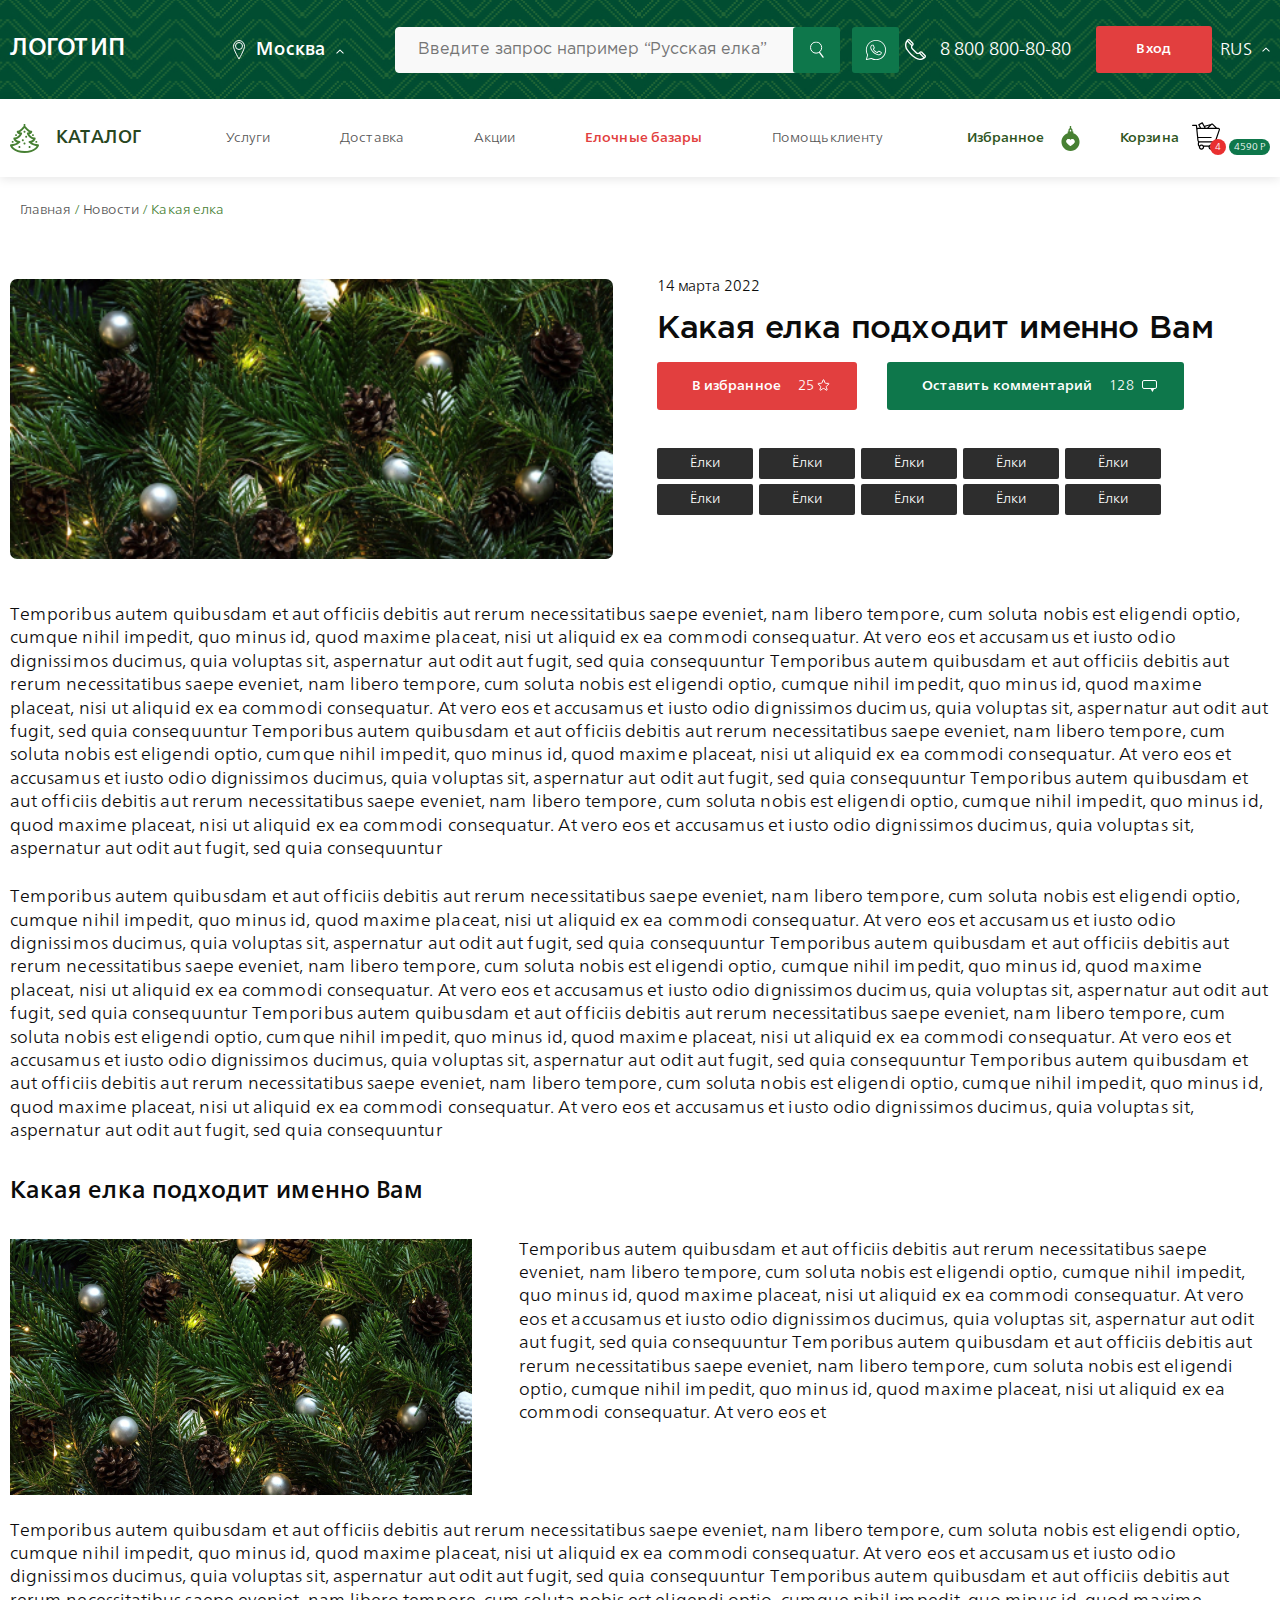
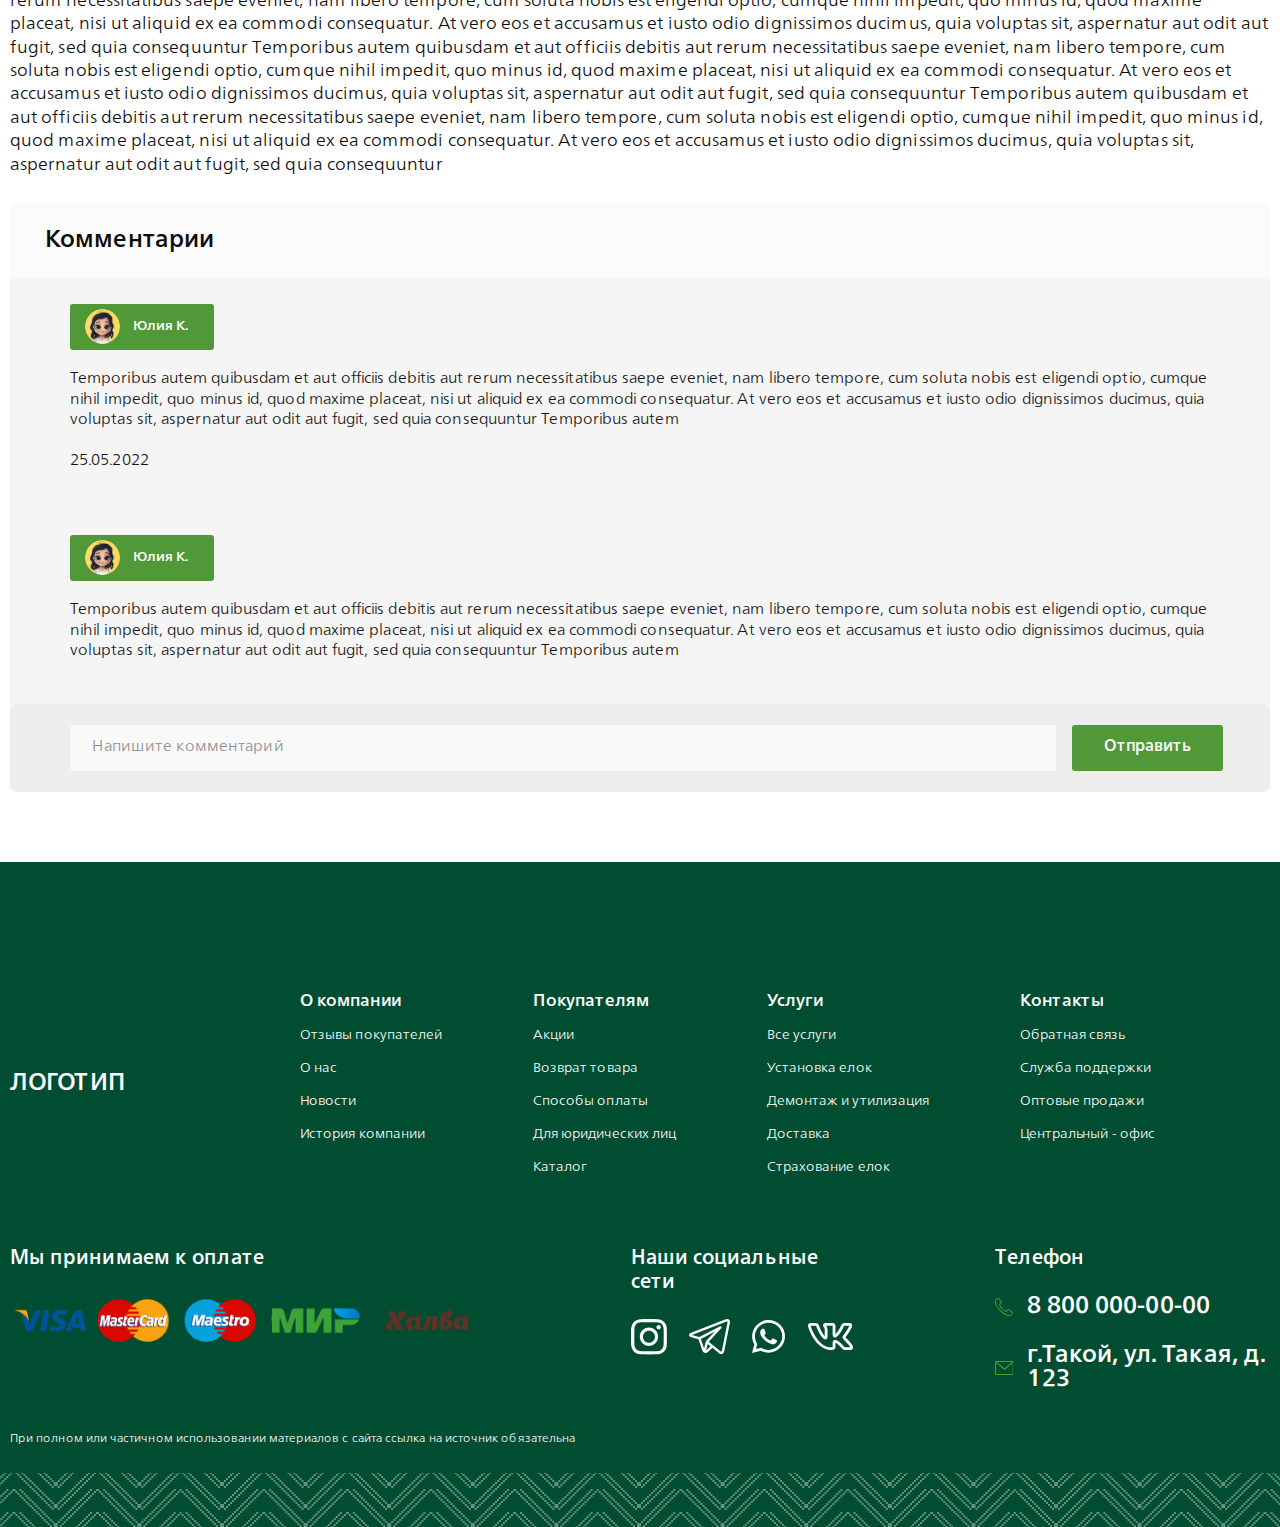
<file: articles-comments.html>
<!DOCTYPE html>
<html lang="en">
	<head>
		<meta charset="UTF-8" />
		<title>Articles single</title>
		<meta
			name="viewport"
			content="width=device-width, initial-scale=1, maximum-scale=1, minimum-scale=1, user-scalable=no"
		/>
		<link rel="stylesheet" href="css/vendor.css" />
		<link rel="stylesheet" href="css/style.css" />
	</head>
	<body>
		<div class="header">
			<div class="container flex acenter jbetween">
				<a href="#" class="header__logo logo"> ЛОГОТИП </a>
				<a href="#" class="header__city flex acenter">
					<svg
						width="12"
						height="20"
						viewBox="0 0 12 20"
						fill="none"
						xmlns="http://www.w3.org/2000/svg"
					>
						<path
							d="M11.5 6.38298C11.5 7.16126 11.1589 8.37505 10.5967 9.81612C10.0425 11.2368 9.30042 12.8127 8.55389 14.2877C7.80811 15.7611 7.06178 17.1261 6.50159 18.1232C6.31 18.4642 6.1403 18.7619 6 19.006C5.8597 18.7619 5.69 18.4642 5.49841 18.1232C4.93822 17.1261 4.19189 15.7611 3.44611 14.2877C2.69958 12.8127 1.95754 11.2368 1.40331 9.81612C0.84111 8.37505 0.5 7.16126 0.5 6.38298C0.5 3.1043 2.99113 0.5 6 0.5C9.00887 0.5 11.5 3.1043 11.5 6.38298Z"
							stroke="white"
						/>
						<circle cx="6" cy="6" r="3.5" stroke="white" />
					</svg>
					<span>Москва</span>
					<svg
						width="8"
						height="5"
						viewBox="0 0 8 5"
						fill="none"
						xmlns="http://www.w3.org/2000/svg"
					>
						<path
							d="M4.35355 0.646447C4.15829 0.451185 3.84171 0.451185 3.64645 0.646447L0.464466 3.82843C0.269204 4.02369 0.269204 4.34027 0.464466 4.53553C0.659728 4.7308 0.976311 4.7308 1.17157 4.53553L4 1.70711L6.82843 4.53553C7.02369 4.7308 7.34027 4.7308 7.53553 4.53553C7.7308 4.34027 7.7308 4.02369 7.53553 3.82843L4.35355 0.646447ZM4.5 2L4.5 1L3.5 1L3.5 2L4.5 2Z"
							fill="white"
						/>
					</svg>
				</a>
				<div class="header__buttons flex acenter">
					<div class="header__buttons-search header__search">
						<input
							type="text"
							name="s"
							placeholder="Введите запрос например “Русская елка”"
						/>
						<button class="header__buttons-button">
							<svg
								width="14"
								height="17"
								viewBox="0 0 14 17"
								fill="none"
								xmlns="http://www.w3.org/2000/svg"
							>
								<circle cx="6.08181" cy="6.08181" r="5.58181" stroke="white" />
								<path
									d="M9.875 10.1362L13.6011 15.2288C13.8215 15.53 13.756 15.9528 13.4548 16.1732C13.1536 16.3936 12.7308 16.3281 12.5104 16.0269L8.78427 10.9343L9.875 10.1362Z"
									fill="white"
								/>
							</svg>
						</button>
					</div>
					<a class="header__buttons-button">
						<svg
							width="22"
							height="22"
							viewBox="0 0 22 22"
							fill="none"
							xmlns="http://www.w3.org/2000/svg"
						>
							<path
								d="M10.9999 0.880005C5.41608 0.880005 0.879883 5.4162 0.879883 11C0.879883 12.7948 1.37211 14.4698 2.19301 15.932L0.896211 20.5614C0.875493 20.6355 0.874557 20.7137 0.893496 20.7883C0.912435 20.8628 0.950587 20.9311 1.00415 20.9863C1.05771 21.0415 1.12481 21.0817 1.19875 21.1029C1.2727 21.1241 1.35091 21.1256 1.42559 21.1071L6.2527 19.9109C7.67112 20.6681 9.28062 21.12 10.9999 21.12C16.5837 21.12 21.1199 16.5838 21.1199 11C21.1199 5.4162 16.5837 0.880005 10.9999 0.880005ZM10.9999 1.76C16.1081 1.76 20.2399 5.89181 20.2399 11C20.2399 16.1082 16.1081 20.24 10.9999 20.24C9.36221 20.24 7.82842 19.813 6.49504 19.067C6.39752 19.0125 6.28292 18.9971 6.17449 19.024L1.94723 20.0716L3.08074 16.0273C3.09696 15.9702 3.10144 15.9104 3.09391 15.8514C3.08638 15.7925 3.06699 15.7357 3.03691 15.6845C2.22659 14.3104 1.75988 12.7117 1.75988 11C1.75988 5.89181 5.89169 1.76 10.9999 1.76ZM7.32262 5.72001C7.04056 5.72001 6.63774 5.82494 6.30684 6.18149C6.10808 6.39565 5.27988 7.20259 5.27988 8.62125C5.27988 10.1003 6.3057 11.3766 6.42973 11.5406H6.43059V11.5414C6.41882 11.5259 6.58802 11.771 6.81387 12.0648C7.03972 12.3586 7.35554 12.7444 7.7523 13.1622C8.54583 13.9977 9.66153 14.9633 11.0463 15.5538C11.684 15.8254 12.1871 15.9893 12.5682 16.109C13.2746 16.3308 13.918 16.2971 14.4013 16.2259C14.763 16.1726 15.1609 15.9989 15.5546 15.7498C15.9482 15.5006 16.334 15.1909 16.5042 14.7202C16.6261 14.3828 16.688 14.071 16.7104 13.8145C16.7216 13.6862 16.7231 13.5729 16.7147 13.4681C16.7064 13.3633 16.7153 13.283 16.6176 13.1227C16.4128 12.7863 16.1808 12.7775 15.9387 12.6577C15.8042 12.5912 15.4213 12.4042 15.0372 12.2212C14.6536 12.0384 14.3214 11.8765 14.1168 11.8035C13.9876 11.757 13.8298 11.6901 13.6021 11.7159C13.3744 11.7416 13.1495 11.9059 13.0186 12.1C12.8945 12.284 12.3949 12.8737 12.2425 13.047C12.2405 13.0458 12.2537 13.0519 12.1936 13.0221C12.0052 12.9289 11.7748 12.8496 11.4339 12.6698C11.0929 12.4899 10.6665 12.2244 10.1998 11.813V11.8121C9.50522 11.2006 9.01868 10.4329 8.8652 10.175C8.87554 10.1627 8.86397 10.1776 8.88582 10.1561L8.88668 10.1552C9.04355 10.0007 9.18257 9.81619 9.30004 9.68086C9.4666 9.48899 9.5401 9.31984 9.61973 9.1618C9.77842 8.84684 9.69006 8.50025 9.59824 8.3179V8.31704C9.60458 8.32965 9.54857 8.20607 9.48824 8.06352C9.42774 7.92056 9.35061 7.73522 9.26824 7.53758C9.1035 7.14231 8.91957 6.69897 8.8102 6.4393V6.43844C8.68134 6.13259 8.50702 5.91224 8.2791 5.80594C8.05119 5.69964 7.84982 5.72986 7.84168 5.72946H7.84082C7.67818 5.72196 7.4997 5.72001 7.32262 5.72001ZM7.32262 6.6C7.49225 6.6 7.6595 6.60207 7.79957 6.6086C7.94367 6.61578 7.93471 6.61637 7.90699 6.60344C7.87884 6.59031 7.91704 6.58605 7.99895 6.78047C8.10605 7.03473 8.29088 7.47967 8.45613 7.87618C8.53876 8.07443 8.61609 8.26048 8.67785 8.40641C8.73961 8.55234 8.77308 8.63381 8.81191 8.71149V8.71235L8.81277 8.71321C8.85085 8.78834 8.84748 8.74024 8.83426 8.76649C8.74141 8.95077 8.72881 8.99602 8.63488 9.10422C8.49187 9.26897 8.346 9.4527 8.26879 9.52876C8.20124 9.59512 8.07935 9.6985 8.00324 9.90086C7.92702 10.1035 7.96259 10.3816 8.08488 10.5892C8.2477 10.8656 8.78422 11.7389 9.61801 12.473C10.1431 12.9359 10.6323 13.2422 11.0231 13.4484C11.4139 13.6545 11.7322 13.7749 11.8034 13.8102C11.9725 13.8939 12.1574 13.9589 12.3723 13.9331C12.5872 13.9072 12.7725 13.7768 12.8905 13.6434L12.8914 13.6426C13.0484 13.4646 13.5149 12.9319 13.7387 12.6036C13.7482 12.6069 13.7451 12.6043 13.8195 12.6311V12.632H13.8204C13.8543 12.6441 14.2798 12.8345 14.6591 13.0152C15.0384 13.196 15.4234 13.3839 15.5486 13.4458C15.7291 13.5351 15.8144 13.5933 15.8364 13.5936C15.8379 13.6323 15.8394 13.6743 15.8339 13.738C15.8184 13.9147 15.7712 14.1593 15.6766 14.4212C15.6303 14.5494 15.3889 14.8138 15.0845 15.0064C14.7801 15.199 14.4096 15.3351 14.2724 15.3553C13.8598 15.4161 13.37 15.4383 12.8321 15.2694C12.4591 15.1523 11.994 15.0007 11.3918 14.7443C10.1704 14.2234 9.13234 13.3371 8.39082 12.5563C8.02006 12.166 7.72301 11.8026 7.51168 11.5277C7.30074 11.2533 7.20864 11.1105 7.13184 11.0095L7.13098 11.0086C6.99465 10.8283 6.15988 9.66718 6.15988 8.62125C6.15988 7.51432 6.67402 7.08024 6.95223 6.78047C7.09828 6.6231 7.25795 6.6 7.32262 6.6Z"
								fill="white"
							/>
						</svg>
					</a>
				</div>
				<a href="#" class="header__phone flex acenter">
					<svg
						width="21"
						height="21"
						viewBox="0 0 21 21"
						fill="none"
						xmlns="http://www.w3.org/2000/svg"
					>
						<path
							d="M20.448 16.0101L17.2497 12.8118C16.5149 12.0769 15.3192 12.077 14.5844 12.8118L14.162 13.2343C13.8356 13.5607 13.4016 13.7405 12.94 13.7405C12.4783 13.7405 12.0444 13.5607 11.718 13.2343L7.76534 9.28156C7.43892 8.95514 7.25912 8.52122 7.25912 8.05956C7.25912 7.5979 7.43892 7.16398 7.76534 6.83756L8.1878 6.4151C8.92266 5.68031 8.92266 4.48462 8.1878 3.74983L4.98933 0.551512C4.25454 -0.183349 3.05885 -0.183349 2.32406 0.551512C-0.377917 3.25341 -0.770301 7.50171 1.39094 10.6529C3.80849 14.1779 6.82166 17.191 10.3466 19.6085C11.7082 20.5425 13.2745 20.9996 14.8326 20.9995C16.8802 20.9995 18.9136 20.2098 20.448 18.6755C20.8039 18.3195 21 17.8462 21 17.3428C21 16.8394 20.804 16.3661 20.448 16.0101ZM3.28357 1.51087C3.38323 1.41129 3.51576 1.35641 3.65673 1.35641C3.79771 1.35641 3.93023 1.41129 4.02989 1.51095L7.22822 4.70926C7.32788 4.80892 7.38276 4.94145 7.38276 5.08242C7.38276 5.2234 7.32788 5.35585 7.22822 5.45558L7.03787 5.64593L3.09745 1.70552C3.15813 1.63971 3.21987 1.57465 3.28357 1.51087ZM11.1141 18.4895C7.7275 16.1668 4.83268 13.272 2.50996 9.8854C1.03451 7.73412 0.995915 4.96678 2.27861 2.80577L6.20214 6.7293C6.00591 7.1394 5.90203 7.59149 5.90203 8.05956C5.90203 8.88368 6.22294 9.65842 6.80568 10.2411L10.7583 14.1937C11.341 14.7764 12.1158 15.0974 12.9398 15.0974C13.4079 15.0974 13.86 14.9935 14.2701 14.7972L18.1937 18.7208C16.0328 20.0035 13.2654 19.965 11.1141 18.4895ZM19.4885 17.7159C19.4247 17.7797 19.3597 17.8414 19.2939 17.902L15.3535 13.9616L15.5439 13.7712C15.6435 13.6716 15.7761 13.6167 15.917 13.6167C16.058 13.6167 16.1905 13.6716 16.2902 13.7712L19.4885 16.9696C19.6942 17.1753 19.6942 17.5102 19.4885 17.7159Z"
							fill="white"
						/>
					</svg>
					<span>8 800 800-80-80</span>
				</a>
				<div class="header__last flex acenter">
					<a href="#" class="header__last-login">Вход</a>
					<div class="header__last-lang flex acenter">
						<span>RUS</span>
						<svg
							width="8"
							height="5"
							viewBox="0 0 8 5"
							fill="none"
							xmlns="http://www.w3.org/2000/svg"
						>
							<path
								d="M4.35355 0.646447C4.15829 0.451185 3.84171 0.451185 3.64645 0.646447L0.464466 3.82843C0.269204 4.02369 0.269204 4.34027 0.464466 4.53553C0.659728 4.7308 0.976311 4.7308 1.17157 4.53553L4 1.70711L6.82843 4.53553C7.02369 4.7308 7.34027 4.7308 7.53553 4.53553C7.7308 4.34027 7.7308 4.02369 7.53553 3.82843L4.35355 0.646447ZM4.5 2L4.5 1L3.5 1L3.5 2L4.5 2Z"
								fill="white"
							/>
						</svg>
					</div>
				</div>
			</div>
		</div>

		<div class="subheader">
			<div class="container flex acenter jbetween">
				<a href="#" class="subheader__logo logo"> ЛОГО </a>
				<a href="#" class="subheader__catalog flex acenter">
					<svg
						width="29"
						height="29"
						viewBox="0 0 29 29"
						fill="none"
						xmlns="http://www.w3.org/2000/svg"
					>
						<path
							d="M28.7883 20.6501C28.6014 20.4106 28.3146 20.2708 28.011 20.2708C25.4741 20.2708 23.3776 19.3297 22.008 18.4862C24.3542 17.6865 25.3774 15.8069 25.6 14.6933C25.658 14.4036 25.583 14.1032 25.3957 13.8747C25.2084 13.6463 24.9285 13.5138 24.6331 13.5138C21.7525 13.5138 20.1386 11.5988 19.3739 10.2959C22.2039 9.78337 22.2415 7.8379 22.2415 7.74312C22.2415 7.19845 21.8 6.75693 21.2553 6.75693C19.4948 6.75693 17.732 4.75564 16.4448 3.29429C15.9481 2.73048 15.5191 2.24379 15.1335 1.92012C15.0931 1.886 15.0502 1.85661 15.0061 1.82999C15.075 1.78896 15.1396 1.74044 15.1966 1.68344C15.38 1.49991 15.4856 1.24547 15.4856 0.986197C15.4856 0.726728 15.3801 0.47229 15.1966 0.288956C15.013 0.105523 14.7596 0 14.4992 0C14.2398 0 13.9854 0.105523 13.802 0.288956C13.6185 0.47229 13.513 0.726728 13.513 0.986197C13.513 1.24547 13.6184 1.49991 13.802 1.68344C13.8594 1.74044 13.9241 1.78896 13.9929 1.83018C13.9488 1.85661 13.9059 1.8862 13.8655 1.92012C13.4801 2.2435 13.0513 2.73029 12.5549 3.2939C11.2676 4.75534 9.50452 6.75703 7.74377 6.75703C7.19919 6.75703 6.75757 7.19855 6.75757 7.74322C6.75757 7.838 6.79505 9.78347 9.62504 10.296C8.85985 11.5998 7.24613 13.5139 4.36615 13.5139C4.07068 13.5139 3.7908 13.6464 3.60352 13.8748C3.41624 14.1032 3.34119 14.4037 3.39918 14.6934C3.62206 15.8081 4.64672 17.6902 6.99801 18.4885C5.63361 19.3314 3.5403 20.2708 0.988128 20.2708C0.684478 20.2708 0.397692 20.4106 0.210808 20.6501C0.0239239 20.8893 -0.0422498 21.2016 0.031419 21.496C0.0516361 21.5771 0.551638 23.5023 2.65519 25.3725C5.3627 27.7796 9.34772 29 14.4996 29C19.6515 29 23.6365 27.7796 26.344 25.3725C28.4476 23.5023 28.9476 21.5772 28.9678 21.496C29.0414 21.2015 28.9753 20.8892 28.7883 20.6501ZM14.4995 27.0276C9.98441 27.0276 6.37858 25.9778 4.07206 23.9914C3.31486 23.3394 2.81151 22.6829 2.48547 22.153C7.05323 21.6029 9.99476 18.7112 10.1302 18.5758C10.4121 18.2938 10.4964 17.8697 10.3438 17.5012C10.1911 17.1328 9.83155 16.8924 9.43273 16.8924C7.95225 16.8924 6.81743 16.4625 6.05994 15.6146C5.98124 15.5265 5.91033 15.4379 5.84682 15.3504C7.60866 15.0186 9.1636 14.0834 10.4017 12.5976C11.563 11.2038 12.0379 9.80329 12.0575 9.74431C12.1577 9.44362 12.1073 9.11315 11.9219 8.85575C11.7365 8.59865 11.4389 8.44628 11.1219 8.44628C10.5137 8.44628 10.0509 8.38622 9.70206 8.29776C11.4518 7.5304 12.8989 5.88769 14.0352 4.59775C14.1953 4.41589 14.3521 4.23798 14.4998 4.07457C14.6476 4.23808 14.8045 4.41629 14.9648 4.59814C16.1007 5.8875 17.5467 7.52922 19.2955 8.29697C18.9563 8.38326 18.4967 8.44628 17.8776 8.44628C17.5606 8.44628 17.263 8.59865 17.0776 8.85575C16.8922 9.11305 16.8418 9.44362 16.942 9.74431C16.9616 9.80329 17.4365 11.2038 18.5977 12.5976C19.8362 14.084 21.3916 15.0192 23.1542 15.3508C22.6231 16.0683 21.5759 16.8924 19.5666 16.8924C19.1678 16.8924 18.8082 17.1328 18.6555 17.5012C18.5029 17.8697 18.5872 18.2938 18.8691 18.5758C19.0047 18.7114 21.9496 21.6059 26.521 22.154C25.4513 23.8962 22.426 27.0276 14.4995 27.0276Z"
							fill="#478033"
						/>
						<path
							d="M6.05553 12.1075C6.3149 12.1075 6.56934 12.002 6.75268 11.8186C6.93611 11.6352 7.04173 11.3808 7.04173 11.1213C7.04173 10.8619 6.93621 10.6074 6.75268 10.4241C6.56934 10.2408 6.3149 10.1351 6.05553 10.1351C5.79508 10.1351 5.54173 10.2407 5.35829 10.4241C5.17387 10.6074 5.06934 10.8619 5.06934 11.1213C5.06934 11.3808 5.17387 11.6352 5.35829 11.8186C5.54173 12.0019 5.79518 12.1075 6.05553 12.1075Z"
							fill="#478033"
						/>
						<path
							d="M16.1888 11.8245C15.9284 11.8245 15.675 11.9298 15.4916 12.1134C15.3082 12.2968 15.2026 12.5512 15.2026 12.8107C15.2026 13.0709 15.3081 13.3253 15.4916 13.5077C15.675 13.6922 15.9295 13.7977 16.1888 13.7977C16.4482 13.7977 16.7026 13.6922 16.886 13.5077C17.0694 13.3244 17.175 13.0708 17.175 12.8107C17.175 12.5512 17.0695 12.2968 16.886 12.1134C16.7026 11.9299 16.4482 11.8245 16.1888 11.8245Z"
							fill="#478033"
						/>
						<path
							d="M14.4993 8.72885C14.7586 8.72885 15.0131 8.62422 15.1964 8.44088C15.3798 8.25637 15.4855 8.00311 15.4855 7.74364C15.4855 7.48319 15.3799 7.22993 15.1964 7.04542C15.0131 6.86208 14.7586 6.75745 14.4993 6.75745C14.2399 6.75745 13.9854 6.86208 13.802 7.04542C13.6186 7.22993 13.5131 7.48319 13.5131 7.74364C13.5131 8.00311 13.6185 8.25637 13.802 8.44088C13.9854 8.62422 14.2399 8.72885 14.4993 8.72885Z"
							fill="#478033"
						/>
						<path
							d="M13.5085 15.4921C13.3252 15.3076 13.0708 15.2031 12.8114 15.2031C12.552 15.2031 12.2976 15.3076 12.1142 15.4921C11.9307 15.6745 11.8252 15.929 11.8252 16.1893C11.8252 16.4486 11.9306 16.703 12.1142 16.8855C12.2976 17.07 12.552 17.1755 12.8114 17.1755C13.0708 17.1755 13.3252 17.07 13.5085 16.8855C13.692 16.7021 13.7976 16.4486 13.7976 16.1893C13.7975 15.9299 13.692 15.6754 13.5085 15.4921Z"
							fill="#478033"
						/>
						<path
							d="M14.4993 18.5809C14.2399 18.5809 13.9854 18.6865 13.802 18.8699C13.6186 19.0532 13.5131 19.3077 13.5131 19.5681C13.5131 19.8274 13.6185 20.0808 13.802 20.2654C13.9864 20.4487 14.2399 20.5543 14.4993 20.5543C14.7586 20.5543 15.0131 20.4488 15.1964 20.2654C15.3798 20.0808 15.4855 19.8274 15.4855 19.5681C15.4855 19.3077 15.3799 19.0532 15.1964 18.8699C15.0131 18.6865 14.7596 18.5809 14.4993 18.5809Z"
							fill="#478033"
						/>
						<path
							d="M18.869 23.6432C19.0525 23.8265 19.3069 23.9321 19.5663 23.9321C19.8256 23.9321 20.0801 23.8266 20.2634 23.6432C20.4468 23.4596 20.5525 23.2052 20.5525 22.9459C20.5525 22.6864 20.4469 22.432 20.2634 22.2487C20.0801 22.0653 19.8256 21.9597 19.5663 21.9597C19.3069 21.9597 19.0525 22.0652 18.869 22.2487C18.6856 22.432 18.5801 22.6864 18.5801 22.9459C18.5801 23.2062 18.6856 23.4596 18.869 23.6432Z"
							fill="#478033"
						/>
						<path
							d="M9.43298 21.9597C9.17361 21.9597 8.91917 22.0652 8.73476 22.2487C8.55132 22.432 8.4458 22.6864 8.4458 22.9459C8.4458 23.2052 8.55122 23.4596 8.73476 23.6432C8.91917 23.8265 9.17253 23.9321 9.43298 23.9321C9.69235 23.9321 9.94679 23.8266 10.1291 23.6432C10.3136 23.4596 10.4182 23.2052 10.4182 22.9459C10.4182 22.6864 10.3136 22.432 10.1291 22.2487C9.9458 22.0652 9.69235 21.9597 9.43298 21.9597Z"
							fill="#478033"
						/>
						<path
							d="M2.67663 18.8648C2.93698 18.8648 3.19043 18.7593 3.37377 18.5759C3.55819 18.3916 3.66371 18.1381 3.66371 17.8787C3.66371 17.6194 3.55819 17.3649 3.37377 17.1814C3.19043 16.9971 2.93688 16.8925 2.67663 16.8925C2.41716 16.8925 2.1638 16.9971 1.97939 17.1814C1.79595 17.3649 1.69043 17.6185 1.69043 17.8787C1.69043 18.1381 1.79585 18.3926 1.97939 18.5759C2.16292 18.7593 2.41726 18.8648 2.67663 18.8648Z"
							fill="#478033"
						/>
						<path
							d="M25.6244 18.5759C25.8078 18.7592 26.0623 18.8648 26.3217 18.8648C26.582 18.8648 26.8355 18.7593 27.0188 18.5759C27.2022 18.3926 27.3079 18.1381 27.3079 17.8787C27.3079 17.6194 27.2023 17.3649 27.0188 17.1814C26.8355 16.9971 26.5819 16.8925 26.3217 16.8925C26.0623 16.8925 25.8078 16.9971 25.6244 17.1814C25.441 17.3649 25.3354 17.6194 25.3354 17.8787C25.3354 18.1381 25.441 18.3926 25.6244 18.5759Z"
							fill="#478033"
						/>
						<path
							d="M22.2468 11.8186C22.4303 12.0019 22.6847 12.1075 22.9441 12.1075C23.2035 12.1075 23.4579 12.002 23.6412 11.8186C23.8247 11.6352 23.9303 11.3817 23.9303 11.1213C23.9303 10.8619 23.8248 10.6074 23.6412 10.4241C23.4579 10.2408 23.2035 10.1351 22.9441 10.1351C22.6847 10.1351 22.4303 10.2407 22.2468 10.4241C22.0634 10.6074 21.9579 10.8619 21.9579 11.1213C21.9579 11.3817 22.0634 11.6351 22.2468 11.8186Z"
							fill="#478033"
						/>
					</svg>
					<span>КАТАЛОГ</span>
				</a>
				<ul class="subheader__menu">
					<li>
						<a href="#">Услуги</a>
						<div class="subheader__menu-sub">
							<ul>
								<li><a href="#">Личный менеджер</a></li>
							</ul>
							<ul>
								<li><a href="#" class="_parent">Для срезанных деревьев</a></li>
								<li><a href="#">Доп. дерево на выбор</a></li>
								<li><a href="#">Доставка дедом морозом</a></li>
								<li><a href="#">Установка</a></li>
								<li><a href="#">Страховка елки</a></li>
								<li><a href="#">Демонтаж и утилизация</a></li>
							</ul>
							<ul>
								<li><a href="#" class="_parent">Для деревьев в емкости</a></li>
								<li><a href="#">Аренда елок в горшке</a></li>
								<li><a href="#">Посадка, уход</a></li>
								<li><a href="#">Ландшафтный дизайн</a></li>
							</ul>
						</div>
					</li>
					<li><a href="#">Доставка</a></li>
					<li><a href="#">Акции</a></li>
					<li>
						<a href="#"><b>Елочные базары</b></a>
					</li>
					<li><a href="#">Помощь клиенту</a></li>
				</ul>
				<a href="#" class="subheader__phone flex acenter">
					<svg
						width="21"
						height="21"
						viewBox="0 0 21 21"
						fill="none"
						xmlns="http://www.w3.org/2000/svg"
					>
						<path
							d="M20.448 16.0101L17.2497 12.8118C16.5149 12.0769 15.3192 12.077 14.5844 12.8118L14.162 13.2343C13.8356 13.5607 13.4016 13.7405 12.94 13.7405C12.4783 13.7405 12.0444 13.5607 11.718 13.2343L7.76534 9.28156C7.43892 8.95514 7.25912 8.52122 7.25912 8.05956C7.25912 7.5979 7.43892 7.16398 7.76534 6.83756L8.1878 6.41509C8.92266 5.68031 8.92266 4.48462 8.1878 3.74983L4.98933 0.551512C4.25454 -0.183349 3.05885 -0.183349 2.32406 0.551512C-0.377917 3.25341 -0.770301 7.50171 1.39094 10.6529C3.80849 14.1779 6.82166 17.191 10.3466 19.6085C11.7082 20.5425 13.2745 20.9996 14.8326 20.9995C16.8802 20.9995 18.9136 20.2098 20.448 18.6755C20.8039 18.3195 21 17.8462 21 17.3428C21 16.8394 20.804 16.3661 20.448 16.0101ZM3.28357 1.51087C3.38323 1.41129 3.51576 1.35641 3.65673 1.35641C3.79771 1.35641 3.93023 1.41129 4.02989 1.51095L7.22822 4.70926C7.32788 4.80893 7.38276 4.94145 7.38276 5.08242C7.38276 5.2234 7.32788 5.35585 7.22822 5.45559L7.03787 5.64593L3.09745 1.70552C3.15813 1.63971 3.21987 1.57465 3.28357 1.51087ZM11.1141 18.4895C7.7275 16.1668 4.83268 13.272 2.50996 9.8854C1.03451 7.73412 0.995915 4.96678 2.27861 2.80577L6.20214 6.7293C6.00591 7.1394 5.90203 7.59149 5.90203 8.05956C5.90203 8.88368 6.22294 9.65842 6.80568 10.2411L10.7583 14.1937C11.341 14.7764 12.1158 15.0974 12.9398 15.0974C13.4079 15.0974 13.86 14.9935 14.2701 14.7972L18.1937 18.7208C16.0328 20.0035 13.2654 19.965 11.1141 18.4895ZM19.4885 17.7159C19.4247 17.7797 19.3597 17.8414 19.2939 17.902L15.3535 13.9616L15.5439 13.7712C15.6435 13.6716 15.7761 13.6167 15.917 13.6167C16.058 13.6167 16.1905 13.6716 16.2902 13.7712L19.4885 16.9696C19.6942 17.1753 19.6942 17.5102 19.4885 17.7159Z"
							fill="#478033"
						/>
					</svg>
					<span>8 800 800-80-80</span>
				</a>
				<div class="subheader__buttons flex acenter">
					<a href="#" class="subheader__fav flex acenter">
						<span>Избранное</span>
						<svg
							width="25"
							height="25"
							viewBox="0 0 25 25"
							fill="none"
							xmlns="http://www.w3.org/2000/svg"
						>
							<path
								d="M15.351 7.37135V5.55801H14.5089V4.11537C14.5089 3.23712 14.0036 2.4883 13.1615 2.21015V0H11.8141V2.21015C11.0562 2.4883 10.4667 3.23712 10.4667 4.11537V5.55801H9.70881V7.34398C6.08768 8.52944 3.39895 12.0023 3.45698 16.0855C3.52729 21.0407 7.6451 25.0486 12.6005 24.9995C17.554 24.9504 21.5442 20.9194 21.5442 15.9541C21.5441 11.9591 18.9721 8.56918 15.351 7.37135ZM11.8141 4.11537C11.8141 3.93052 11.903 3.76294 12.0241 3.64108C12.146 3.76387 12.322 3.83999 12.5089 3.83999C12.6957 3.83999 12.8542 3.76387 12.9762 3.64108C13.0972 3.76286 13.1615 3.93044 13.1615 4.11537V5.55801H11.8141V4.11537ZM16.2353 16.7472C15.5206 17.8689 12.4226 20.0295 12.4226 20.0295C12.4226 20.0295 9.344 17.7353 8.67847 16.5837C8.01294 15.4322 8.40689 13.9592 9.55849 13.2937C10.5471 12.7223 11.7723 13.1418 12.5204 13.9412C13.3024 13.1749 14.5355 12.8085 15.4985 13.4221C16.6201 14.1368 16.95 15.6255 16.2353 16.7472Z"
								fill="#478033"
							/>
							<path
								d="M15.4986 13.4221C14.5355 12.8086 13.3025 13.1749 12.5205 13.9413C11.7723 13.1419 10.5472 12.7222 9.55857 13.2937C8.40705 13.9592 8.01302 15.4323 8.67855 16.5838C9.34408 17.7353 12.4227 20.0295 12.4227 20.0295C12.4227 20.0295 15.5207 17.869 16.2354 16.7473C16.9502 15.6255 16.6203 14.1368 15.4986 13.4221Z"
								fill="white"
							/>
						</svg>
					</a>
					<a href="#" class="subheader__cart flex acenter">
						<div class="subheader__cart-text">Корзина</div>
						<div class="subheader__cart-content flex">
							<div class="subheader__cart-icon">
								<svg
									width="28"
									height="28"
									viewBox="0 0 28 28"
									fill="none"
									xmlns="http://www.w3.org/2000/svg"
								>
									<path
										d="M5.3439 18.2605C5.4101 18.9125 5.76283 19.4973 6.26479 19.8923C5.9838 20.2229 5.81373 20.6505 5.81373 21.1173V22.8674C5.81373 23.6217 6.24909 24.2715 6.88723 24.5767C6.85108 24.751 6.83192 24.9315 6.83192 25.1164C6.83192 26.5794 8.02218 27.7697 9.48514 27.7697C10.9482 27.7697 12.1384 26.5794 12.1384 25.1164C12.1384 24.9965 12.1297 24.8786 12.1142 24.7629H16.4784C16.4629 24.8787 16.4541 24.9965 16.4541 25.1164C16.4541 26.5794 17.6444 27.7697 19.1074 27.7697C20.5703 27.7697 21.7606 26.5794 21.7606 25.1164C21.7606 23.6534 20.5703 22.4631 19.1074 22.4631C18.2199 22.4631 17.4334 22.9016 16.9514 23.5727H11.6411C11.1591 22.9016 10.3726 22.4631 9.48509 22.4631C8.63243 22.4631 7.87295 22.8679 7.38721 23.4949C7.1587 23.3782 7.0037 23.1417 7.0037 22.8674V21.1174C7.0037 20.7287 7.32011 20.4125 7.70905 20.4125C7.71087 20.4125 7.71263 20.4123 7.71444 20.4122C7.71807 20.4123 7.72169 20.4125 7.72526 20.4125H21.6386C22.789 20.4125 23.9806 19.5596 24.3514 18.4708L27.8869 8.0898C28.087 7.50244 28.0189 6.9102 27.7001 6.46492C27.3814 6.01964 26.8427 5.76421 26.2223 5.76421H24.9534L21.1295 1.92204C20.535 1.32765 19.5714 1.32249 18.9699 1.90594L12.5168 3.64174L10.7845 0.535696C10.6244 0.248702 10.2621 0.14584 9.97497 0.305829L6.51024 2.23816C6.37236 2.31501 6.27074 2.44355 6.22767 2.59538C6.18454 2.7472 6.20353 2.90991 6.28043 3.04774L7.79543 5.76415H6.36017C5.97746 5.76415 5.61696 5.86191 5.30435 6.0452L5.02336 3.23595C4.99293 2.93173 4.73693 2.70011 4.43124 2.70011H0.595071C0.266422 2.70011 0 2.96653 0 3.29518C0 3.62383 0.266422 3.89025 0.595071 3.89025H3.89273L5.3439 18.2605ZM19.1075 23.6532C19.9142 23.6532 20.5706 24.3096 20.5706 25.1163C20.5706 25.9231 19.9142 26.5795 19.1075 26.5795C18.3007 26.5795 17.6444 25.9231 17.6444 25.1163C17.6444 24.3095 18.3007 23.6532 19.1075 23.6532ZM9.4852 23.6532C10.2919 23.6532 10.9483 24.3096 10.9483 25.1163C10.9483 25.9231 10.2919 26.5795 9.4852 26.5795C8.67845 26.5795 8.02212 25.9231 8.02212 25.1163C8.02212 24.3095 8.67845 23.6532 9.4852 23.6532ZM20.2872 2.76256L23.2745 5.76415H16.7942L19.7947 2.76364C19.9307 2.62757 20.152 2.62757 20.2872 2.76256ZM17.2831 3.59215L15.1111 5.76415H13.7005L13.1145 4.71349L17.2831 3.59215ZM7.60959 2.98773L10.0349 1.6351L12.3378 5.76415H9.15808L7.60959 2.98773ZM26.7605 7.70601L23.225 18.087C23.019 18.6918 22.2777 19.2223 21.6388 19.2223H7.72543C7.13586 19.2223 6.58743 18.7268 6.52792 18.1404L6.31767 16.0665H19.1116C19.4402 16.0665 19.7066 15.8 19.7066 15.4714C19.7066 15.1427 19.4402 14.8763 19.1116 14.8763H6.19707L5.49284 7.92975C5.49284 7.92958 5.49284 7.92953 5.49284 7.92942L5.49273 7.92811C5.46592 7.6635 5.54254 7.41669 5.7086 7.23296C5.87097 7.05325 6.10236 6.95429 6.36017 6.95429H24.7007C24.7027 6.95435 24.7046 6.95458 24.7065 6.95458C24.7085 6.95458 24.7104 6.95435 24.7123 6.95429H26.2225C26.4576 6.95429 26.6388 7.0265 26.7326 7.15758C26.8265 7.28861 26.8363 7.4834 26.7605 7.70601Z"
										fill="black"
									/>
								</svg>
								<div class="subheader__cart-count">4</div>
							</div>
							<div class="subheader__cart-price">4590 Р</div>
						</div>
					</a>
				</div>
			</div>
		</div>

		<div class="catalogmenu">
			<div class="container">
				<div class="row">
					<div class="row__col _80">
						<div class="row">
							<div class="row__col _25">
								<ul class="catalogmenu__list">
									<li><a href="#" class="_parent">Елки срезанные</a></li>
									<li><a href="#">Ели</a></li>
									<li><a href="#">Пихты</a></li>
									<li><a href="#">Сосны</a></li>
								</ul>
							</div>
							<div class="row__col _25">
								<ul class="catalogmenu__list">
									<li><a href="#" class="_parent">Елки в декор горшках</a></li>
									<li><a href="#">Ели</a></li>
									<li><a href="#">Пихты</a></li>
									<li><a href="#">Сосны</a></li>
								</ul>
							</div>
							<div class="row__col _25">
								<ul class="catalogmenu__list">
									<li><a href="#" class="_parent">Венки</a></li>
									<li><a href="#">Заготовки</a></li>
									<li><a href="#">Дизайнерские</a></li>
								</ul>
							</div>
							<div class="row__col _25">
								<ul class="catalogmenu__list">
									<li><a href="#" class="_parent">Елки из лапника</a></li>
									<li><a href="#">Заготовки</a></li>
									<li><a href="#">Дизайнерские</a></li>
								</ul>
							</div>
							<div class="row__col _25">
								<ul class="catalogmenu__list">
									<li><a href="#" class="_parent">Елки в горшках</a></li>
									<li><a href="#">Заготовки</a></li>
									<li><a href="#">Дизайнерские</a></li>
								</ul>
							</div>
							<div class="row__col _25">
								<ul class="catalogmenu__list">
									<li><a href="#" class="_parent">Деревья для высадки</a></li>
									<li><a href="#">Заготовки</a></li>
									<li><a href="#">Дизайнерские</a></li>
								</ul>
							</div>
							<div class="row__col _25">
								<ul class="catalogmenu__list">
									<li><a href="#" class="_parent">Подставки, кашпо</a></li>
									<li><a href="#">Заготовки</a></li>
									<li><a href="#">Дизайнерские</a></li>
								</ul>
							</div>
							<div class="row__col _25">
								<ul class="catalogmenu__list">
									<li><a href="#" class="_parent">Искусственные елки</a></li>
									<li><a href="#">Заготовки</a></li>
									<li><a href="#">Дизайнерские</a></li>
								</ul>
							</div>
						</div>
					</div>
					<div class="row__col _20">
						<ul class="catalogmenu__list">
							<li><a href="#" class="_parent">Композиции, букеты</a></li>
							<li><a href="#" class="_parent">Новогодние цветы</a></li>
							<li>
								<a href="#" class="_parent">Свечи, Светильники, Фонарики</a>
							</li>
							<li><a href="#" class="_parent">Композиции, букеты</a></li>
							<li><a href="#" class="_parent">Гирлянды</a></li>
							<li><a href="#" class="_parent">Игрушки</a></li>
							<li><a href="#" class="_parent">Декор/ аксессуары</a></li>
							<li><a href="#" class="_parent">Лапник</a></li>
							<li><a href="#" class="_parent">Ёлки настольные</a></li>
						</ul>
					</div>
				</div>
			</div>
		</div>

		<div class="articles _single">
			<div class="container">
				<div class="services__header flex acenter">
					<div class="breadcrumbs">
						<span
							><a href="#">Главная</a> / <a href="#">Новости</a> / Какая
							елка</span
						>
					</div>
				</div>
				<div class="arsingle">
					<div class="arsingle__header">
						<div class="arsingle__header-image">
							<img src="img/gallery/gallery-medium.jpg" alt="" />
						</div>
						<div class="arsingle__header-content">
							<div class="arsingle__header-date">14 марта 2022</div>
							<div class="arsingle__header-title block__title">
								Какая елка подходит именно Вам
							</div>
							<div class="arsingle__header-actions flex acenter">
								<a href="#">
									<p>В избранное</p>
									<span>
										25
										<svg
											width="13"
											height="12"
											viewBox="0 0 13 12"
											fill="none"
											xmlns="http://www.w3.org/2000/svg"
										>
											<path
												d="M6.02447 1.08156C6.17415 0.620903 6.82585 0.620903 6.97553 1.08156L7.70833 3.33688C7.90914 3.95492 8.48507 4.37336 9.13491 4.37336L11.5063 4.37336C11.9907 4.37336 12.192 4.99316 11.8002 5.27786L9.8817 6.67173C9.35597 7.0537 9.13598 7.73075 9.33679 8.34878L10.0696 10.6041C10.2193 11.0648 9.69203 11.4478 9.30017 11.1631L7.38168 9.76925C6.85595 9.38729 6.14405 9.38729 5.61832 9.76925L3.69983 11.1631C3.30797 11.4478 2.78073 11.0648 2.93041 10.6041L3.66321 8.34878C3.86402 7.73075 3.64403 7.0537 3.1183 6.67173L1.19981 5.27786C0.807953 4.99316 1.00934 4.37336 1.4937 4.37336L3.86509 4.37336C4.51493 4.37336 5.09086 3.95491 5.29167 3.33688L6.02447 1.08156Z"
												stroke="white"
											/>
										</svg>
									</span>
								</a>
								<a href="#">
									<p>Оставить комментарий</p>
									<span>
										128
										<svg
											width="15"
											height="13"
											viewBox="0 0 15 13"
											fill="none"
											xmlns="http://www.w3.org/2000/svg"
										>
											<rect
												x="0.5"
												y="0.5"
												width="14"
												height="8"
												rx="1.5"
												stroke="white"
											/>
											<path
												d="M12.5801 8.16506L10.415 11.9151L8.24995 8.16506L12.5801 8.16506Z"
												fill="white"
											/>
										</svg>
									</span>
								</a>
							</div>
							<div class="arsingle__header-cats">
								<a href="#">Ёлки</a>
								<a href="#">Ёлки</a>
								<a href="#">Ёлки</a>
								<a href="#">Ёлки</a>
								<a href="#">Ёлки</a>
								<a href="#">Ёлки</a>
								<a href="#">Ёлки</a>
								<a href="#">Ёлки</a>
								<a href="#">Ёлки</a>
								<a href="#">Ёлки</a>
							</div>
						</div>
					</div>
					<div class="arsingle__text text__content">
						<p>
							Temporibus autem quibusdam et aut officiis debitis aut rerum
							necessitatibus saepe eveniet, nam libero tempore, cum soluta nobis
							est eligendi optio, cumque nihil impedit, quo minus id, quod
							maxime placeat, nisi ut aliquid ex ea commodi consequatur. At vero
							eos et accusamus et iusto odio dignissimos ducimus, quia voluptas
							sit, aspernatur aut odit aut fugit, sed quia consequuntur
							Temporibus autem quibusdam et aut officiis debitis aut rerum
							necessitatibus saepe eveniet, nam libero tempore, cum soluta nobis
							est eligendi optio, cumque nihil impedit, quo minus id, quod
							maxime placeat, nisi ut aliquid ex ea commodi consequatur. At vero
							eos et accusamus et iusto odio dignissimos ducimus, quia voluptas
							sit, aspernatur aut odit aut fugit, sed quia consequuntur
							Temporibus autem quibusdam et aut officiis debitis aut rerum
							necessitatibus saepe eveniet, nam libero tempore, cum soluta nobis
							est eligendi optio, cumque nihil impedit, quo minus id, quod
							maxime placeat, nisi ut aliquid ex ea commodi consequatur. At vero
							eos et accusamus et iusto odio dignissimos ducimus, quia voluptas
							sit, aspernatur aut odit aut fugit, sed quia consequuntur
							Temporibus autem quibusdam et aut officiis debitis aut rerum
							necessitatibus saepe eveniet, nam libero tempore, cum soluta nobis
							est eligendi optio, cumque nihil impedit, quo minus id, quod
							maxime placeat, nisi ut aliquid ex ea commodi consequatur. At vero
							eos et accusamus et iusto odio dignissimos ducimus, quia voluptas
							sit, aspernatur aut odit aut fugit, sed quia consequuntur
						</p>
						<p>
							Temporibus autem quibusdam et aut officiis debitis aut rerum
							necessitatibus saepe eveniet, nam libero tempore, cum soluta nobis
							est eligendi optio, cumque nihil impedit, quo minus id, quod
							maxime placeat, nisi ut aliquid ex ea commodi consequatur. At vero
							eos et accusamus et iusto odio dignissimos ducimus, quia voluptas
							sit, aspernatur aut odit aut fugit, sed quia consequuntur
							Temporibus autem quibusdam et aut officiis debitis aut rerum
							necessitatibus saepe eveniet, nam libero tempore, cum soluta nobis
							est eligendi optio, cumque nihil impedit, quo minus id, quod
							maxime placeat, nisi ut aliquid ex ea commodi consequatur. At vero
							eos et accusamus et iusto odio dignissimos ducimus, quia voluptas
							sit, aspernatur aut odit aut fugit, sed quia consequuntur
							Temporibus autem quibusdam et aut officiis debitis aut rerum
							necessitatibus saepe eveniet, nam libero tempore, cum soluta nobis
							est eligendi optio, cumque nihil impedit, quo minus id, quod
							maxime placeat, nisi ut aliquid ex ea commodi consequatur. At vero
							eos et accusamus et iusto odio dignissimos ducimus, quia voluptas
							sit, aspernatur aut odit aut fugit, sed quia consequuntur
							Temporibus autem quibusdam et aut officiis debitis aut rerum
							necessitatibus saepe eveniet, nam libero tempore, cum soluta nobis
							est eligendi optio, cumque nihil impedit, quo minus id, quod
							maxime placeat, nisi ut aliquid ex ea commodi consequatur. At vero
							eos et accusamus et iusto odio dignissimos ducimus, quia voluptas
							sit, aspernatur aut odit aut fugit, sed quia consequuntur
						</p>
						<h3>Какая елка подходит именно Вам</h3>
						<img
							src="img/gallery/gallery-medium.jpg"
							class="alignleft"
							alt=""
						/>
						<p>
							Temporibus autem quibusdam et aut officiis debitis aut rerum
							necessitatibus saepe eveniet, nam libero tempore, cum soluta nobis
							est eligendi optio, cumque nihil impedit, quo minus id, quod
							maxime placeat, nisi ut aliquid ex ea commodi consequatur. At vero
							eos et accusamus et iusto odio dignissimos ducimus, quia voluptas
							sit, aspernatur aut odit aut fugit, sed quia consequuntur
							Temporibus autem quibusdam et aut officiis debitis aut rerum
							necessitatibus saepe eveniet, nam libero tempore, cum soluta nobis
							est eligendi optio, cumque nihil impedit, quo minus id, quod
							maxime placeat, nisi ut aliquid ex ea commodi consequatur. At vero
							eos et
						</p>
						<p class="_both"></p>
						<p>
							Temporibus autem quibusdam et aut officiis debitis aut rerum
							necessitatibus saepe eveniet, nam libero tempore, cum soluta nobis
							est eligendi optio, cumque nihil impedit, quo minus id, quod
							maxime placeat, nisi ut aliquid ex ea commodi consequatur. At vero
							eos et accusamus et iusto odio dignissimos ducimus, quia voluptas
							sit, aspernatur aut odit aut fugit, sed quia consequuntur
							Temporibus autem quibusdam et aut officiis debitis aut rerum
							necessitatibus saepe eveniet, nam libero tempore, cum soluta nobis
							est eligendi optio, cumque nihil impedit, quo minus id, quod
							maxime placeat, nisi ut aliquid ex ea commodi consequatur. At vero
							eos et accusamus et iusto odio dignissimos ducimus, quia voluptas
							sit, aspernatur aut odit aut fugit, sed quia consequuntur
							Temporibus autem quibusdam et aut officiis debitis aut rerum
							necessitatibus saepe eveniet, nam libero tempore, cum soluta nobis
							est eligendi optio, cumque nihil impedit, quo minus id, quod
							maxime placeat, nisi ut aliquid ex ea commodi consequatur. At vero
							eos et accusamus et iusto odio dignissimos ducimus, quia voluptas
							sit, aspernatur aut odit aut fugit, sed quia consequuntur
							Temporibus autem quibusdam et aut officiis debitis aut rerum
							necessitatibus saepe eveniet, nam libero tempore, cum soluta nobis
							est eligendi optio, cumque nihil impedit, quo minus id, quod
							maxime placeat, nisi ut aliquid ex ea commodi consequatur. At vero
							eos et accusamus et iusto odio dignissimos ducimus, quia voluptas
							sit, aspernatur aut odit aut fugit, sed quia consequuntur
						</p>
					</div>
					<div class="articles__comments-block">
						<div class="articles__comments-block-title-wrap">
							<h3 class="articles__comments-block-title">Комментарии</h3>
						</div>
						<div class="articles__comments-block-wrapp">
							<div class="articles__comments-block-item-scroll">
								<div class="articles__comments-block-item">
									<div class="articles__comments-block-item-person">
										<div class="articles__comments-block-item-person-img">
											<img src="img/articles-com-person.png" alt="" />
										</div>
										<span class="articles__comments-block-item-person-name"
											>Юлия К.</span
										>
									</div>
									<p class="articles__comments-block-item-person-descr">
										Temporibus autem quibusdam et aut officiis debitis aut rerum
										necessitatibus saepe eveniet, nam libero tempore, cum soluta
										nobis est eligendi optio, cumque nihil impedit, quo minus
										id, quod maxime placeat, nisi ut aliquid ex ea commodi
										consequatur. At vero eos et accusamus et iusto odio
										dignissimos ducimus, quia voluptas sit, aspernatur aut odit
										aut fugit, sed quia consequuntur Temporibus autem
									</p>
									<span class="articles__comments-block-item-person-date"
										>25.05.2022</span
									>
								</div>
								<div class="articles__comments-block-item">
									<div class="articles__comments-block-item-person">
										<div class="articles__comments-block-item-person-img">
											<img src="img/articles-com-person.png" alt="" />
										</div>
										<span class="articles__comments-block-item-person-name"
											>Юлия К.</span
										>
									</div>
									<p class="articles__comments-block-item-person-descr">
										Temporibus autem quibusdam et aut officiis debitis aut rerum
										necessitatibus saepe eveniet, nam libero tempore, cum soluta
										nobis est eligendi optio, cumque nihil impedit, quo minus
										id, quod maxime placeat, nisi ut aliquid ex ea commodi
										consequatur. At vero eos et accusamus et iusto odio
										dignissimos ducimus, quia voluptas sit, aspernatur aut odit
										aut fugit, sed quia consequuntur Temporibus autem
									</p>
									<span class="articles__comments-block-item-person-date"
										>25.05.2022</span
									>
								</div>
								<div class="articles__comments-block-item">
									<div class="articles__comments-block-item-person">
										<div class="articles__comments-block-item-person-img">
											<img src="img/articles-com-person.png" alt="" />
										</div>
										<span class="articles__comments-block-item-person-name"
											>Юлия К.</span
										>
									</div>
									<p class="articles__comments-block-item-person-descr">
										Temporibus autem quibusdam et aut officiis debitis aut rerum
										necessitatibus saepe eveniet, nam libero tempore, cum soluta
										nobis est eligendi optio, cumque nihil impedit, quo minus
										id, quod maxime placeat, nisi ut aliquid ex ea commodi
										consequatur. At vero eos et accusamus et iusto odio
										dignissimos ducimus, quia voluptas sit, aspernatur aut odit
										aut fugit, sed quia consequuntur Temporibus autem
									</p>
									<span class="articles__comments-block-item-person-date"
										>25.05.2022</span
									>
								</div>
								<div class="articles__comments-block-item">
									<div class="articles__comments-block-item-person">
										<div class="articles__comments-block-item-person-img">
											<img src="img/articles-com-person.png" alt="" />
										</div>
										<span class="articles__comments-block-item-person-name"
											>Юлия К.</span
										>
									</div>
									<p class="articles__comments-block-item-person-descr">
										Temporibus autem quibusdam et aut officiis debitis aut rerum
										necessitatibus saepe eveniet, nam libero tempore, cum soluta
										nobis est eligendi optio, cumque nihil impedit, quo minus
										id, quod maxime placeat, nisi ut aliquid ex ea commodi
										consequatur. At vero eos et accusamus et iusto odio
										dignissimos ducimus, quia voluptas sit, aspernatur aut odit
										aut fugit, sed quia consequuntur Temporibus autem
									</p>
									<span class="articles__comments-block-item-person-date"
										>25.05.2022</span
									>
								</div>
								<div class="articles__comments-block-item">
									<div class="articles__comments-block-item-person">
										<div class="articles__comments-block-item-person-img">
											<img src="img/articles-com-person.png" alt="" />
										</div>
										<span class="articles__comments-block-item-person-name"
											>Юлия К.</span
										>
									</div>
									<p class="articles__comments-block-item-person-descr">
										Temporibus autem quibusdam et aut officiis debitis aut rerum
										necessitatibus saepe eveniet, nam libero tempore, cum soluta
										nobis est eligendi optio, cumque nihil impedit, quo minus
										id, quod maxime placeat, nisi ut aliquid ex ea commodi
										consequatur. At vero eos et accusamus et iusto odio
										dignissimos ducimus, quia voluptas sit, aspernatur aut odit
										aut fugit, sed quia consequuntur Temporibus autem
									</p>
									<span class="articles__comments-block-item-person-date"
										>25.05.2022</span
									>
								</div>
								<div class="articles__comments-block-item">
									<div class="articles__comments-block-item-person">
										<div class="articles__comments-block-item-person-img">
											<img src="img/articles-com-person.png" alt="" />
										</div>
										<span class="articles__comments-block-item-person-name"
											>Юлия К.</span
										>
									</div>
									<p class="articles__comments-block-item-person-descr">
										Temporibus autem quibusdam et aut officiis debitis aut rerum
										necessitatibus saepe eveniet, nam libero tempore, cum soluta
										nobis est eligendi optio, cumque nihil impedit, quo minus
										id, quod maxime placeat, nisi ut aliquid ex ea commodi
										consequatur. At vero eos et accusamus et iusto odio
										dignissimos ducimus, quia voluptas sit, aspernatur aut odit
										aut fugit, sed quia consequuntur Temporibus autem
									</p>
									<span class="articles__comments-block-item-person-date"
										>25.05.2022</span
									>
								</div>
							</div>
							<form class="articles__comments-block-form">
								<input
									type="text"
									placeholder="Напишите комментарий"
									class="articles__comments-block-form-input"
								/>
								<button class="articles__comments-block-form-btn" type="submit">
									Отправить
								</button>
							</form>
						</div>
					</div>
				</div>
			</div>
		</div>

		<footer class="footer">
			<div class="container">
				<div class="footer__top flex acenter">
					<a href="#" class="footer__logo logo">ЛОГОТИП</a>
					<div class="footer__top-right flex jbetween">
						<div class="footer__top-col">
							<div class="footer__top-subtitle">О компании</div>
							<ul class="footer__top-menu">
								<li><a href="#">Отзывы покупателей</a></li>
								<li><a href="#">О нас</a></li>
								<li><a href="#">Новости</a></li>
								<li><a href="#">История компании</a></li>
							</ul>
						</div>
						<div class="footer__top-col">
							<div class="footer__top-subtitle">Покупателям</div>
							<ul class="footer__top-menu">
								<li><a href="#">Акции</a></li>
								<li><a href="#">Возврат товара</a></li>
								<li><a href="#">Способы оплаты</a></li>
								<li><a href="#">Для юридических лиц</a></li>
								<li><a href="#">Каталог</a></li>
							</ul>
						</div>
						<div class="footer__top-col">
							<div class="footer__top-subtitle">Услуги</div>
							<ul class="footer__top-menu">
								<li><a href="#">Все услуги</a></li>
								<li><a href="#">Установка елок</a></li>
								<li><a href="#">Демонтаж и утилизация</a></li>
								<li><a href="#">Доставка</a></li>
								<li><a href="#">Страхование елок</a></li>
							</ul>
						</div>
						<div class="footer__top-col">
							<div class="footer__top-subtitle">Контакты</div>
							<ul class="footer__top-menu">
								<li><a href="#">Обратная связь</a></li>
								<li><a href="#">Служба поддержки</a></li>
								<li><a href="#">Оптовые продажи</a></li>
								<li><a href="#">Центральный - офис</a></li>
							</ul>
						</div>
					</div>
				</div>
				<div class="footer__bottom flex">
					<div class="footer__bottom-item footer__bottom-item--info">
						<div class="footer__bottom-title">Мы принимаем к оплате</div>
						<img src="img/payments-logo.png" alt="" />
					</div>

					<div class="footer__bottom-item footer__bottom-item--socials">
						<div class="footer__bottom-title">Наши социальные сети</div>
						<div class="footer__bottom-socials">
							<a href="#">
								<svg
									width="36"
									height="36"
									viewBox="0 0 36 36"
									fill="none"
									xmlns="http://www.w3.org/2000/svg"
								>
									<path
										d="M0 10.778C0.119001 9.93756 0.209668 9.09235 0.360925 8.25804C1.21834 3.53245 4.56387 0.317256 9.34743 0.152486C15.107 -0.0454129 20.884 -0.0558744 26.6426 0.151614C31.849 0.339051 35.6195 4.19415 35.7821 9.40228C35.9552 14.9325 35.9552 20.4763 35.7821 26.0066C35.6195 31.2147 31.8503 35.0694 26.6431 35.2572C20.8844 35.4652 15.1061 35.4704 9.34787 35.2542C4.14061 35.0585 0.540951 31.1946 0.192668 25.9787C0.162591 25.5275 0.0658209 25.0803 0 24.6313C0 20.0134 0 15.3955 0 10.778ZM17.9608 32.1706C20.5963 32.1706 23.2343 32.2495 25.8663 32.1523C29.9929 31.9993 32.5312 29.5365 32.6275 25.4137C32.747 20.2767 32.747 15.1326 32.6275 9.9951C32.5312 5.87323 29.9912 3.35286 25.8663 3.26525C20.6307 3.15453 15.3894 3.1554 10.1538 3.26525C6.06031 3.35112 3.51466 5.82049 3.4035 9.89702C3.26227 15.0991 3.26227 20.3102 3.4035 25.5123C3.51466 29.5884 6.06031 32.0006 10.1543 32.1523C12.7531 32.2491 15.3585 32.1706 17.9608 32.1706Z"
										fill="white"
									/>
									<path
										d="M17.956 8.55664C12.9021 8.55664 8.80469 12.6537 8.80469 17.7075C8.80469 22.7617 12.9021 26.8588 17.956 26.8588C23.0102 26.8588 27.1073 22.7617 27.1073 17.7075C27.1073 12.6537 23.0102 8.55664 17.956 8.55664ZM17.956 23.7081C14.6418 23.7081 11.9554 21.0216 11.9554 17.7075C11.9554 14.3933 14.6418 11.7069 17.956 11.7069C21.2701 11.7069 23.9566 14.3933 23.9566 17.7075C23.9566 21.0216 21.2701 23.7081 17.956 23.7081Z"
										fill="white"
									/>
									<path
										d="M29.819 8.13923C29.819 9.34145 28.8444 10.3161 27.6422 10.3161C26.44 10.3161 25.4648 9.34145 25.4648 8.13923C25.4648 6.93659 26.44 5.96191 27.6422 5.96191C28.8444 5.96191 29.819 6.93659 29.819 8.13923Z"
										fill="white"
									/>
								</svg>
							</a>
							<a href="#">
								<svg
									width="41"
									height="35"
									viewBox="0 0 41 35"
									fill="none"
									xmlns="http://www.w3.org/2000/svg"
								>
									<path
										d="M40.3668 0.958212C39.866 0.340235 39.1159 0 38.2545 0C37.7862 0 37.2901 0.0994193 36.7802 0.296048L2.07458 13.6634C0.232791 14.3726 -0.015263 15.4368 0.000689958 16.0081C0.016643 16.5793 0.32413 17.6278 2.20283 18.231C2.21409 18.2344 2.22535 18.2379 2.23662 18.2411L9.4355 20.3197L13.3287 31.5525C13.8595 33.0839 15.051 34.0352 16.4386 34.0352C17.3135 34.0352 18.174 33.6653 18.9272 32.9659L23.38 28.8291L29.8385 34.0762C29.8391 34.0768 29.84 34.0771 29.8407 34.0778L29.902 34.1276C29.9076 34.1321 29.9135 34.1368 29.9192 34.1412C30.6371 34.703 31.4206 34.9997 32.1861 35H32.1864C33.6819 35 34.8728 33.883 35.2197 32.1547L40.9061 3.8237C41.1345 2.68653 40.943 1.66898 40.3668 0.958212ZM11.8438 19.9249L25.7326 12.7657L17.0845 22.0376C16.9428 22.1894 16.8424 22.3753 16.793 22.5776L15.1254 29.3931L11.8438 19.9249ZM17.2997 31.1826C17.2422 31.236 17.1843 31.2836 17.1264 31.3275L18.6735 25.0051L21.4879 27.2917L17.2997 31.1826ZM38.5516 3.34238L32.8652 31.6737C32.8104 31.9448 32.6356 32.5757 32.1861 32.5757C31.964 32.5757 31.685 32.4536 31.3994 32.2317L24.081 26.2861C24.0801 26.2852 24.0788 26.2842 24.0776 26.2836L19.723 22.7456L32.2292 9.3372C32.6296 8.90797 32.6659 8.25054 32.3153 7.77901C31.9643 7.30747 31.3284 7.15913 30.8082 7.42741L10.2388 18.0302L2.94199 15.9238L37.637 2.5606C37.9301 2.44761 38.1347 2.42394 38.2545 2.42394C38.328 2.42394 38.4587 2.43277 38.5072 2.49306C38.571 2.57165 38.6524 2.8396 38.5516 3.34238Z"
										fill="white"
									/>
								</svg>
							</a>
							<a href="#">
								<svg
									width="33"
									height="33"
									viewBox="0 0 33 33"
									fill="none"
									xmlns="http://www.w3.org/2000/svg"
								>
									<path
										fill-rule="evenodd"
										clip-rule="evenodd"
										d="M28.192 4.79572C25.0898 1.70479 20.9642 0.00181274 16.569 0C7.51231 0 0.141467 7.33537 0.137824 16.3512C0.13661 19.2332 0.893123 22.0466 2.33106 24.5264L0 33L8.71042 30.726C11.1105 32.029 13.8125 32.7156 16.5623 32.7164H16.5692C25.6249 32.7164 32.9966 25.3804 33 16.3642C33.0018 11.9947 31.2943 7.88644 28.192 4.79572ZM16.569 29.9548H16.5633C14.1129 29.9538 11.7096 29.2984 9.61245 28.0603L9.11398 27.7656L3.94508 29.1151L5.32474 24.0996L4.99991 23.5854C3.6328 21.4214 2.9109 18.9202 2.91211 16.3522C2.91494 8.85848 9.04153 2.76182 16.5745 2.76182C20.2223 2.76302 23.6513 4.17858 26.2296 6.74764C28.808 9.3167 30.2271 12.7315 30.2259 16.3632C30.2227 23.8575 24.0965 29.9548 16.569 29.9548ZM24.0601 19.7754C23.6496 19.5708 21.6311 18.5826 21.2546 18.4461C20.8786 18.3097 20.6046 18.2418 20.3311 18.6507C20.0573 19.0596 19.2706 19.9801 19.031 20.2526C18.7914 20.5253 18.5522 20.5595 18.1415 20.3549C17.7309 20.1505 16.4081 19.7188 14.8398 18.3268C13.6195 17.2434 12.7956 15.9054 12.5559 15.4965C12.3167 15.0873 12.5539 14.8875 12.7361 14.6627C13.1805 14.1134 13.6255 13.5376 13.7623 13.2651C13.8994 12.9923 13.8308 12.7537 13.7279 12.5492C13.6255 12.3448 12.8045 10.3336 12.4624 9.5153C12.1289 8.7189 11.7907 8.82645 11.5385 8.81396C11.2993 8.80208 11.0255 8.79966 10.7517 8.79966C10.4781 8.79966 10.0332 8.90178 9.65677 9.31106C9.28054 9.72014 8.22005 10.7085 8.22005 12.7196C8.22005 14.7308 9.69118 16.6736 9.8964 16.9463C10.1016 17.2191 12.7915 21.3461 16.9098 23.1157C17.8894 23.5371 18.654 23.7882 19.2504 23.9766C20.234 24.2875 21.1287 24.2436 21.8363 24.1385C22.6252 24.0211 24.2651 23.15 24.6075 22.1956C24.9496 21.2411 24.9496 20.4232 24.8467 20.2526C24.7443 20.0822 24.4705 19.9801 24.0601 19.7754Z"
										fill="white"
									/>
								</svg>
							</a>
							<a href="#">
								<svg
									width="45"
									height="27"
									viewBox="0 0 45 27"
									fill="none"
									xmlns="http://www.w3.org/2000/svg"
								>
									<path
										d="M22.7716 27C29.2816 27 26.9603 23.0436 27.4628 21.906C27.4553 21.0564 27.4478 20.2392 27.4778 19.7424C27.8903 19.854 28.8634 20.3274 30.8734 22.203C33.9765 25.209 34.7696 27 37.2765 27H41.8908C43.3533 27 44.1145 26.4186 44.4951 25.9308C44.8626 25.4592 45.2226 24.6312 44.8289 23.3424C43.7995 20.2392 37.7958 14.8806 37.4227 14.3154C37.479 14.211 37.569 14.0724 37.6158 14.0004H37.6121C38.7971 12.4974 43.3195 5.9922 43.9851 3.3894C43.987 3.3858 43.9889 3.3804 43.9889 3.375C44.3489 2.187 44.0189 1.4166 43.6776 0.981C43.1639 0.3294 42.3464 0 41.2421 0H36.6277C35.0827 0 33.9109 0.747 33.3184 2.1096C32.3265 4.5306 29.5403 9.5094 27.4516 11.2716C27.3878 8.775 27.431 6.8688 27.4647 5.4522C27.5322 2.6892 27.7497 0 24.7629 0H17.5104C15.6392 0 13.8486 1.962 15.7873 4.2912C17.4823 6.3324 16.3967 7.47 16.7623 13.1328C15.3373 11.6658 12.8024 7.704 11.0099 2.6406C10.5074 1.2708 9.74614 0.00179987 7.60304 0.00179987H2.98872C1.11749 0.00179987 0 0.981 0 2.6208C0 6.3036 8.49178 27 22.7716 27ZM7.60304 2.7018C8.00991 2.7018 8.05116 2.7018 8.35303 3.5244C10.1886 8.7138 14.3061 16.3926 17.3136 16.3926C19.5729 16.3926 19.5729 14.1696 19.5729 13.3326L19.571 6.669C19.4473 4.464 18.611 3.366 18.0617 2.7L24.6391 2.7072C24.6429 2.7378 24.6016 10.0782 24.6579 11.8566C24.6579 14.382 26.7466 15.8292 30.0072 12.6612C33.4478 8.9334 35.8271 3.3606 35.9227 3.1338C36.0634 2.8098 36.1852 2.7 36.6277 2.7H41.2421H41.2608C41.2589 2.7054 41.2589 2.7108 41.257 2.7162C40.8352 4.6062 36.6708 10.629 35.2777 12.4992C35.2552 12.528 35.2346 12.5586 35.214 12.5892C34.6009 13.5504 34.1021 14.6124 35.2984 16.1064H35.3002C35.409 16.2324 35.6921 16.5276 36.1046 16.938C37.3871 18.2088 41.7858 22.554 42.1758 24.282C41.917 24.3216 41.6358 24.2928 37.2765 24.3018C36.3484 24.3018 35.6227 22.9698 32.8534 20.2878C30.3634 17.9622 28.7472 17.0118 27.2753 17.0118C24.4179 17.0118 24.626 19.2384 24.6522 21.9312C24.6616 24.8508 24.6429 23.9274 24.6635 24.111C24.4966 24.174 24.0185 24.3 22.7716 24.3C10.8749 24.3 3.12747 6.1722 2.82934 2.7072C2.93247 2.6982 4.35183 2.7036 7.60304 2.7018Z"
										fill="white"
									/>
								</svg>
							</a>
						</div>
					</div>
					<div class="footer__bottom-item">
						<div class="footer__bottom-title">Телефон</div>
						<a href="tel:+78008008080" class="footer__bottom-link">
							<svg
								width="18"
								height="18"
								viewBox="0 0 18 18"
								fill="none"
								xmlns="http://www.w3.org/2000/svg"
							>
								<path
									d="M17.4597 13.6489L13.8845 11.2666C13.3604 10.9184 12.6433 11.0356 12.2572 11.5321L11.216 12.8732C11.1333 12.9801 10.985 13.0111 10.8678 12.9456L10.6679 12.8353C10.0232 12.4836 9.21641 12.0458 7.58914 10.4151C5.96186 8.78778 5.52057 7.98104 5.16891 7.33634L5.05859 7.13638C4.99308 7.01916 5.02411 6.86746 5.13099 6.78472L6.46866 5.74354C6.96512 5.35741 7.07889 4.6403 6.73413 4.11626L4.35183 0.541086C3.99327 -0.000189515 3.27617 -0.15878 2.7211 0.172191L1.22829 1.06857C0.718038 1.37196 0.349144 1.85118 0.187106 2.42004C-0.364513 4.4231 0.0388583 7.87417 5.08272 12.918C6.91685 14.7522 8.68203 16.1105 10.3231 16.9517C11.678 17.6482 12.9674 17.9998 14.1465 17.9998H14.1706C14.6464 17.9998 15.1187 17.9378 15.5773 17.8136C16.1461 17.6551 16.6253 17.2862 16.9253 16.7759L17.8251 15.2831C18.1595 14.7246 18.0009 14.0075 17.4597 13.6489ZM4.2415 7.58801L4.34838 7.78108C4.73106 8.48095 5.20339 9.34975 6.92719 11.0736C8.651 12.7974 9.5198 13.2697 10.2197 13.6524L10.4127 13.7592C10.9299 14.0488 11.5953 13.9144 11.9538 13.4421L12.995 12.1044C13.0846 11.9906 13.2501 11.963 13.3708 12.0423L16.9425 14.4246C17.0666 14.5074 17.1046 14.6729 17.0253 14.8004L16.1289 16.2967C15.953 16.6001 15.6703 16.8173 15.3359 16.9138C14.9601 17.0172 14.5568 17.069 14.1396 17.069C11.7608 17.069 8.93715 15.4486 5.74466 12.2595C1.01798 7.5294 0.60082 4.43344 1.08693 2.66827C1.18347 2.3304 1.40067 2.04769 1.7075 1.87187L3.20032 0.975486C3.24514 0.947905 3.29341 0.934114 3.34512 0.934114C3.43821 0.934114 3.5244 0.978934 3.57611 1.05823L4.86897 3.00268L5.95497 4.63341C6.03426 4.75407 6.00668 4.91956 5.89636 5.0092L4.55868 6.05038C4.08636 6.40548 3.94845 7.07087 4.2415 7.58801Z"
									fill="#519938"
								/>
							</svg>
							<span>8 800 000-00-00</span>
						</a>
						<a href="#" class="footer__bottom-link">
							<svg
								width="22"
								height="18"
								viewBox="0 0 22 18"
								fill="none"
								xmlns="http://www.w3.org/2000/svg"
							>
								<path
									d="M20.3059 0.752441H1.69409C0.761181 0.752441 0 1.51362 0 2.44654V15.5537C0 16.4866 0.761181 17.2478 1.69409 17.2478H20.3059C21.2388 17.2478 22 16.4866 22 15.5537V2.44654C22 1.51362 21.2388 0.752441 20.3059 0.752441ZM20.0599 2.00561L11.116 9.65456L2.17215 2.00561H20.0599ZM20.7468 15.5537C20.7468 15.7951 20.5473 15.9946 20.3059 15.9946H1.69409C1.45274 15.9946 1.25316 15.7951 1.25316 15.5537V2.8689L10.7076 10.9541C10.7122 10.9588 10.7215 10.9634 10.7262 10.9681C10.7308 10.9727 10.7401 10.9773 10.7447 10.982C10.7586 10.9913 10.7679 11.0006 10.7819 11.0052C10.7865 11.0098 10.7911 11.0098 10.7958 11.0145C10.8143 11.0238 10.8329 11.033 10.8515 11.0423C10.8561 11.0423 10.8608 11.047 10.8654 11.047C10.8793 11.0516 10.8932 11.0609 10.9118 11.0655C10.9165 11.0655 10.9257 11.0702 10.9304 11.0702C10.9443 11.0748 10.9582 11.0795 10.9722 11.0795C10.9768 11.0795 10.9861 11.0841 10.9907 11.0841C11.0046 11.0887 11.0232 11.0887 11.0371 11.0934C11.0418 11.0934 11.0464 11.0934 11.0511 11.0934C11.0696 11.0934 11.0928 11.098 11.1114 11.098C11.13 11.098 11.1532 11.098 11.1717 11.0934C11.1764 11.0934 11.181 11.0934 11.1857 11.0934C11.1996 11.0934 11.2181 11.0887 11.2321 11.0841C11.2367 11.0841 11.246 11.0795 11.2506 11.0795C11.2646 11.0748 11.2785 11.0702 11.2924 11.0702C11.297 11.0702 11.3063 11.0655 11.311 11.0655C11.3249 11.0609 11.3388 11.0562 11.3574 11.047C11.362 11.047 11.3667 11.0423 11.3713 11.0423C11.3899 11.033 11.4084 11.0238 11.427 11.0145C11.4316 11.0098 11.4363 11.0098 11.4409 11.0052C11.4549 10.9959 11.4641 10.9913 11.4781 10.982C11.4827 10.9773 11.492 10.9727 11.4966 10.9681C11.5013 10.9634 11.5105 10.9588 11.5152 10.9541L20.7468 3.06848V15.5537Z"
									fill="#519938"
								/>
							</svg>
							<span>г.Такой, ул. Такая, д. 123</span>
						</a>
					</div>
				</div>
				<div class="footer__copyright">
					При полном или частичном использовании материалов с сайта ссылка на
					источник обязательна
				</div>
			</div>
		</footer>

		<script src="js/vendor.js"></script>
		<script src="js/main.js"></script>
	</body>
</html>
</file>
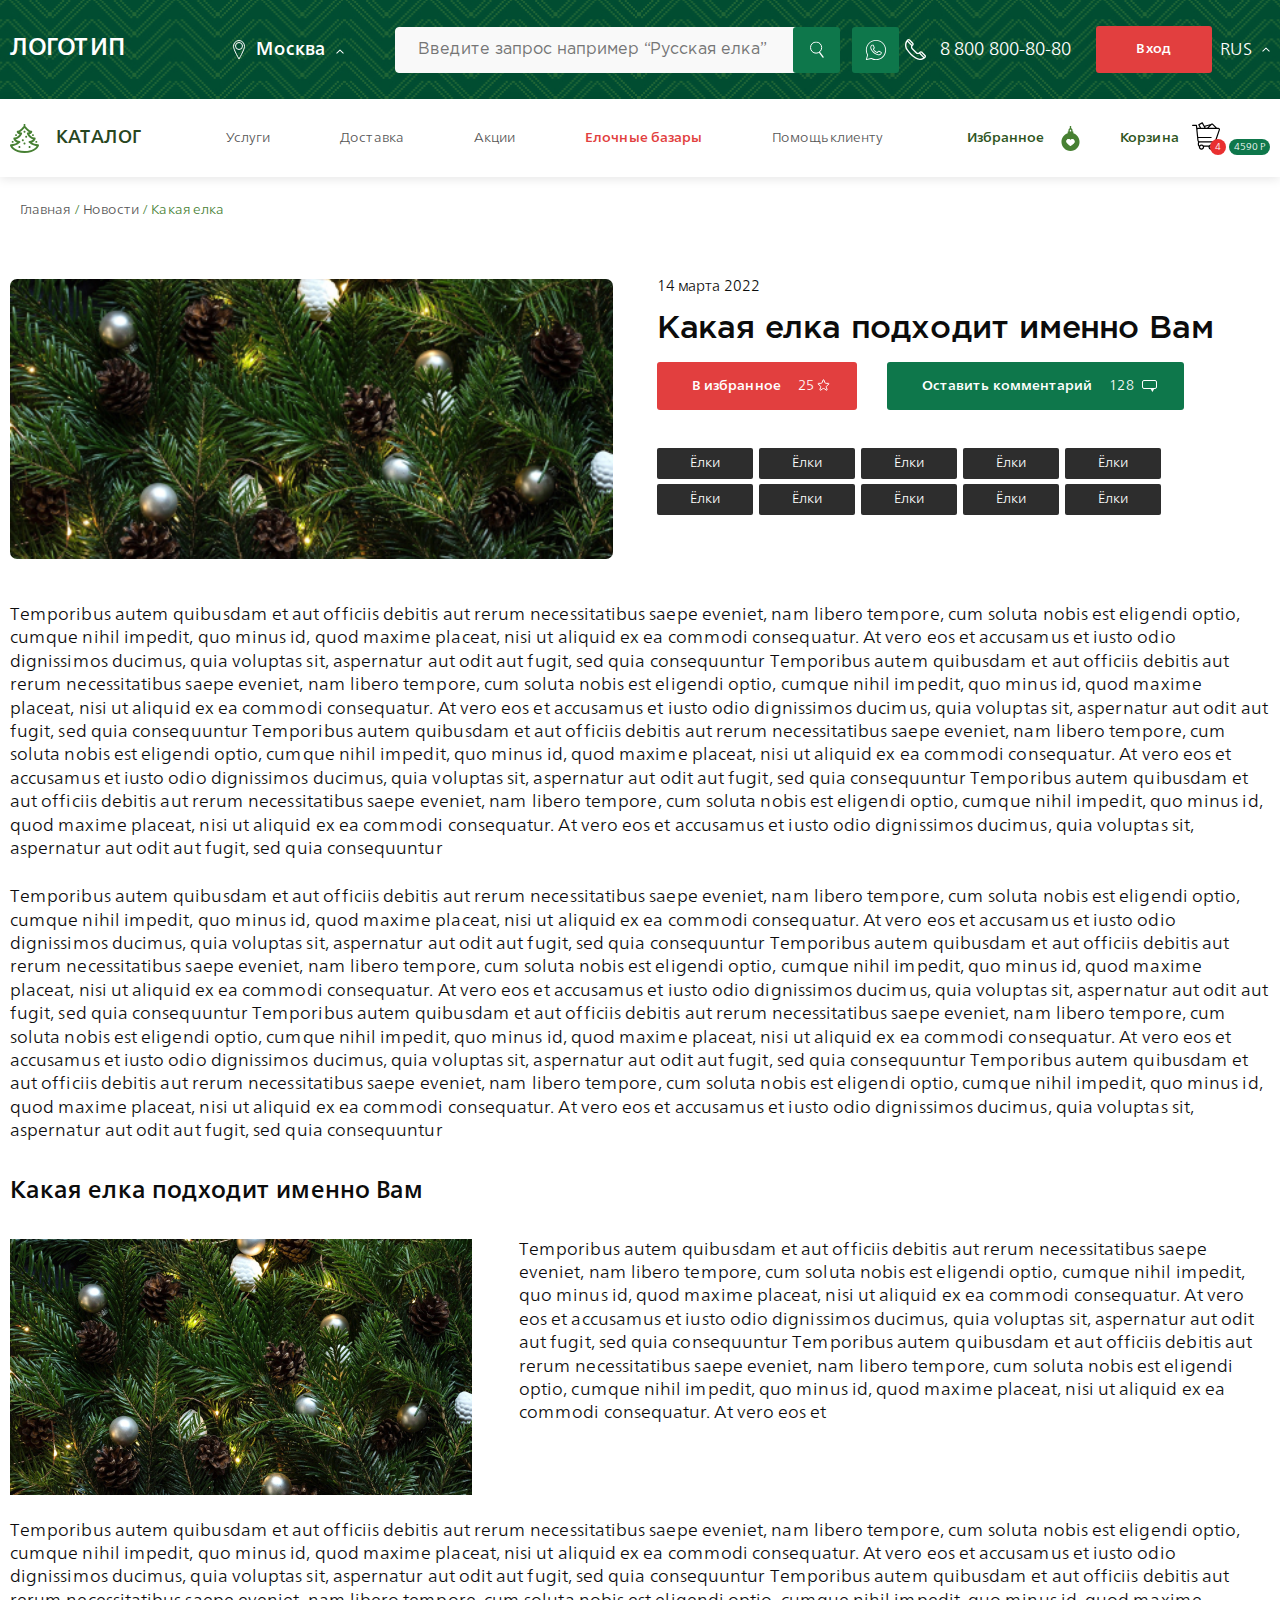
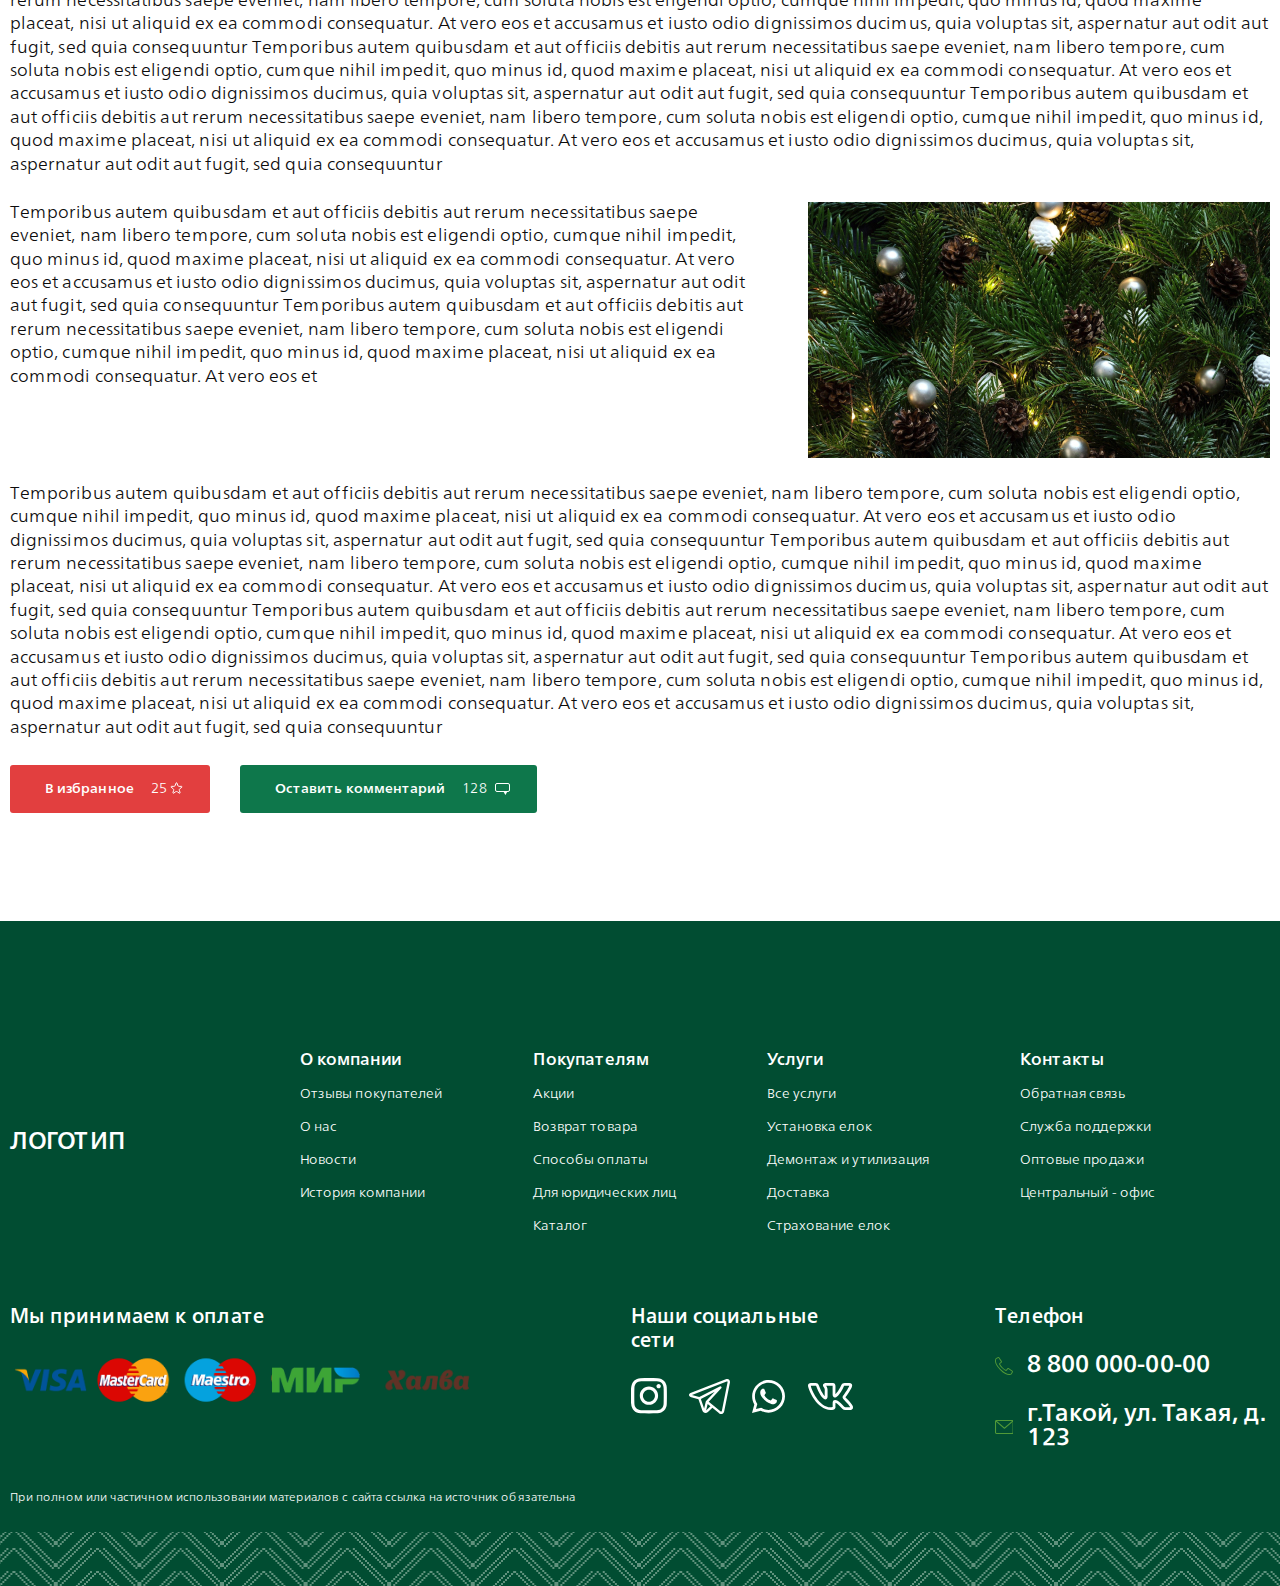
<file: articles-single.html>
<!DOCTYPE html>
<html lang="en">
<head>
	<meta charset="UTF-8">
	<title>Articles single</title>
	<meta name="viewport" content="width=device-width, initial-scale=1, maximum-scale=1, minimum-scale=1, user-scalable=no">
	<link rel="stylesheet" href="css/vendor.css">
	<link rel="stylesheet" href="css/style.css">
</head>
<body>

<div class="header">
	<div class="container flex acenter jbetween">
		<a href="#" class="header__logo logo">
			ЛОГОТИП
		</a>
		<a href="#" class="header__city flex acenter">
			<svg width="12" height="20" viewBox="0 0 12 20" fill="none" xmlns="http://www.w3.org/2000/svg">
				<path d="M11.5 6.38298C11.5 7.16126 11.1589 8.37505 10.5967 9.81612C10.0425 11.2368 9.30042 12.8127 8.55389 14.2877C7.80811 15.7611 7.06178 17.1261 6.50159 18.1232C6.31 18.4642 6.1403 18.7619 6 19.006C5.8597 18.7619 5.69 18.4642 5.49841 18.1232C4.93822 17.1261 4.19189 15.7611 3.44611 14.2877C2.69958 12.8127 1.95754 11.2368 1.40331 9.81612C0.84111 8.37505 0.5 7.16126 0.5 6.38298C0.5 3.1043 2.99113 0.5 6 0.5C9.00887 0.5 11.5 3.1043 11.5 6.38298Z" stroke="white"/>
				<circle cx="6" cy="6" r="3.5" stroke="white"/>
			</svg>
			<span>Москва</span>
			<svg width="8" height="5" viewBox="0 0 8 5" fill="none" xmlns="http://www.w3.org/2000/svg">
				<path d="M4.35355 0.646447C4.15829 0.451185 3.84171 0.451185 3.64645 0.646447L0.464466 3.82843C0.269204 4.02369 0.269204 4.34027 0.464466 4.53553C0.659728 4.7308 0.976311 4.7308 1.17157 4.53553L4 1.70711L6.82843 4.53553C7.02369 4.7308 7.34027 4.7308 7.53553 4.53553C7.7308 4.34027 7.7308 4.02369 7.53553 3.82843L4.35355 0.646447ZM4.5 2L4.5 1L3.5 1L3.5 2L4.5 2Z" fill="white"/>
			</svg>
		</a>
		<div class="header__buttons flex acenter">
			<div class="header__buttons-search header__search">
				<input type="text" name="s" placeholder="Введите запрос например “Русская елка”">
				<button class="header__buttons-button">
					<svg width="14" height="17" viewBox="0 0 14 17" fill="none" xmlns="http://www.w3.org/2000/svg">
						<circle cx="6.08181" cy="6.08181" r="5.58181" stroke="white"/>
						<path d="M9.875 10.1362L13.6011 15.2288C13.8215 15.53 13.756 15.9528 13.4548 16.1732C13.1536 16.3936 12.7308 16.3281 12.5104 16.0269L8.78427 10.9343L9.875 10.1362Z" fill="white"/>
					</svg>
				</button>
			</div>
			<a  class="header__buttons-button">
				<svg width="22" height="22" viewBox="0 0 22 22" fill="none" xmlns="http://www.w3.org/2000/svg">
					<path d="M10.9999 0.880005C5.41608 0.880005 0.879883 5.4162 0.879883 11C0.879883 12.7948 1.37211 14.4698 2.19301 15.932L0.896211 20.5614C0.875493 20.6355 0.874557 20.7137 0.893496 20.7883C0.912435 20.8628 0.950587 20.9311 1.00415 20.9863C1.05771 21.0415 1.12481 21.0817 1.19875 21.1029C1.2727 21.1241 1.35091 21.1256 1.42559 21.1071L6.2527 19.9109C7.67112 20.6681 9.28062 21.12 10.9999 21.12C16.5837 21.12 21.1199 16.5838 21.1199 11C21.1199 5.4162 16.5837 0.880005 10.9999 0.880005ZM10.9999 1.76C16.1081 1.76 20.2399 5.89181 20.2399 11C20.2399 16.1082 16.1081 20.24 10.9999 20.24C9.36221 20.24 7.82842 19.813 6.49504 19.067C6.39752 19.0125 6.28292 18.9971 6.17449 19.024L1.94723 20.0716L3.08074 16.0273C3.09696 15.9702 3.10144 15.9104 3.09391 15.8514C3.08638 15.7925 3.06699 15.7357 3.03691 15.6845C2.22659 14.3104 1.75988 12.7117 1.75988 11C1.75988 5.89181 5.89169 1.76 10.9999 1.76ZM7.32262 5.72001C7.04056 5.72001 6.63774 5.82494 6.30684 6.18149C6.10808 6.39565 5.27988 7.20259 5.27988 8.62125C5.27988 10.1003 6.3057 11.3766 6.42973 11.5406H6.43059V11.5414C6.41882 11.5259 6.58802 11.771 6.81387 12.0648C7.03972 12.3586 7.35554 12.7444 7.7523 13.1622C8.54583 13.9977 9.66153 14.9633 11.0463 15.5538C11.684 15.8254 12.1871 15.9893 12.5682 16.109C13.2746 16.3308 13.918 16.2971 14.4013 16.2259C14.763 16.1726 15.1609 15.9989 15.5546 15.7498C15.9482 15.5006 16.334 15.1909 16.5042 14.7202C16.6261 14.3828 16.688 14.071 16.7104 13.8145C16.7216 13.6862 16.7231 13.5729 16.7147 13.4681C16.7064 13.3633 16.7153 13.283 16.6176 13.1227C16.4128 12.7863 16.1808 12.7775 15.9387 12.6577C15.8042 12.5912 15.4213 12.4042 15.0372 12.2212C14.6536 12.0384 14.3214 11.8765 14.1168 11.8035C13.9876 11.757 13.8298 11.6901 13.6021 11.7159C13.3744 11.7416 13.1495 11.9059 13.0186 12.1C12.8945 12.284 12.3949 12.8737 12.2425 13.047C12.2405 13.0458 12.2537 13.0519 12.1936 13.0221C12.0052 12.9289 11.7748 12.8496 11.4339 12.6698C11.0929 12.4899 10.6665 12.2244 10.1998 11.813V11.8121C9.50522 11.2006 9.01868 10.4329 8.8652 10.175C8.87554 10.1627 8.86397 10.1776 8.88582 10.1561L8.88668 10.1552C9.04355 10.0007 9.18257 9.81619 9.30004 9.68086C9.4666 9.48899 9.5401 9.31984 9.61973 9.1618C9.77842 8.84684 9.69006 8.50025 9.59824 8.3179V8.31704C9.60458 8.32965 9.54857 8.20607 9.48824 8.06352C9.42774 7.92056 9.35061 7.73522 9.26824 7.53758C9.1035 7.14231 8.91957 6.69897 8.8102 6.4393V6.43844C8.68134 6.13259 8.50702 5.91224 8.2791 5.80594C8.05119 5.69964 7.84982 5.72986 7.84168 5.72946H7.84082C7.67818 5.72196 7.4997 5.72001 7.32262 5.72001ZM7.32262 6.6C7.49225 6.6 7.6595 6.60207 7.79957 6.6086C7.94367 6.61578 7.93471 6.61637 7.90699 6.60344C7.87884 6.59031 7.91704 6.58605 7.99895 6.78047C8.10605 7.03473 8.29088 7.47967 8.45613 7.87618C8.53876 8.07443 8.61609 8.26048 8.67785 8.40641C8.73961 8.55234 8.77308 8.63381 8.81191 8.71149V8.71235L8.81277 8.71321C8.85085 8.78834 8.84748 8.74024 8.83426 8.76649C8.74141 8.95077 8.72881 8.99602 8.63488 9.10422C8.49187 9.26897 8.346 9.4527 8.26879 9.52876C8.20124 9.59512 8.07935 9.6985 8.00324 9.90086C7.92702 10.1035 7.96259 10.3816 8.08488 10.5892C8.2477 10.8656 8.78422 11.7389 9.61801 12.473C10.1431 12.9359 10.6323 13.2422 11.0231 13.4484C11.4139 13.6545 11.7322 13.7749 11.8034 13.8102C11.9725 13.8939 12.1574 13.9589 12.3723 13.9331C12.5872 13.9072 12.7725 13.7768 12.8905 13.6434L12.8914 13.6426C13.0484 13.4646 13.5149 12.9319 13.7387 12.6036C13.7482 12.6069 13.7451 12.6043 13.8195 12.6311V12.632H13.8204C13.8543 12.6441 14.2798 12.8345 14.6591 13.0152C15.0384 13.196 15.4234 13.3839 15.5486 13.4458C15.7291 13.5351 15.8144 13.5933 15.8364 13.5936C15.8379 13.6323 15.8394 13.6743 15.8339 13.738C15.8184 13.9147 15.7712 14.1593 15.6766 14.4212C15.6303 14.5494 15.3889 14.8138 15.0845 15.0064C14.7801 15.199 14.4096 15.3351 14.2724 15.3553C13.8598 15.4161 13.37 15.4383 12.8321 15.2694C12.4591 15.1523 11.994 15.0007 11.3918 14.7443C10.1704 14.2234 9.13234 13.3371 8.39082 12.5563C8.02006 12.166 7.72301 11.8026 7.51168 11.5277C7.30074 11.2533 7.20864 11.1105 7.13184 11.0095L7.13098 11.0086C6.99465 10.8283 6.15988 9.66718 6.15988 8.62125C6.15988 7.51432 6.67402 7.08024 6.95223 6.78047C7.09828 6.6231 7.25795 6.6 7.32262 6.6Z" fill="white"/>
				</svg>
			</a>
		</div>
		<a href="#" class="header__phone flex acenter">
			<svg width="21" height="21" viewBox="0 0 21 21" fill="none" xmlns="http://www.w3.org/2000/svg">
				<path d="M20.448 16.0101L17.2497 12.8118C16.5149 12.0769 15.3192 12.077 14.5844 12.8118L14.162 13.2343C13.8356 13.5607 13.4016 13.7405 12.94 13.7405C12.4783 13.7405 12.0444 13.5607 11.718 13.2343L7.76534 9.28156C7.43892 8.95514 7.25912 8.52122 7.25912 8.05956C7.25912 7.5979 7.43892 7.16398 7.76534 6.83756L8.1878 6.4151C8.92266 5.68031 8.92266 4.48462 8.1878 3.74983L4.98933 0.551512C4.25454 -0.183349 3.05885 -0.183349 2.32406 0.551512C-0.377917 3.25341 -0.770301 7.50171 1.39094 10.6529C3.80849 14.1779 6.82166 17.191 10.3466 19.6085C11.7082 20.5425 13.2745 20.9996 14.8326 20.9995C16.8802 20.9995 18.9136 20.2098 20.448 18.6755C20.8039 18.3195 21 17.8462 21 17.3428C21 16.8394 20.804 16.3661 20.448 16.0101ZM3.28357 1.51087C3.38323 1.41129 3.51576 1.35641 3.65673 1.35641C3.79771 1.35641 3.93023 1.41129 4.02989 1.51095L7.22822 4.70926C7.32788 4.80892 7.38276 4.94145 7.38276 5.08242C7.38276 5.2234 7.32788 5.35585 7.22822 5.45558L7.03787 5.64593L3.09745 1.70552C3.15813 1.63971 3.21987 1.57465 3.28357 1.51087ZM11.1141 18.4895C7.7275 16.1668 4.83268 13.272 2.50996 9.8854C1.03451 7.73412 0.995915 4.96678 2.27861 2.80577L6.20214 6.7293C6.00591 7.1394 5.90203 7.59149 5.90203 8.05956C5.90203 8.88368 6.22294 9.65842 6.80568 10.2411L10.7583 14.1937C11.341 14.7764 12.1158 15.0974 12.9398 15.0974C13.4079 15.0974 13.86 14.9935 14.2701 14.7972L18.1937 18.7208C16.0328 20.0035 13.2654 19.965 11.1141 18.4895ZM19.4885 17.7159C19.4247 17.7797 19.3597 17.8414 19.2939 17.902L15.3535 13.9616L15.5439 13.7712C15.6435 13.6716 15.7761 13.6167 15.917 13.6167C16.058 13.6167 16.1905 13.6716 16.2902 13.7712L19.4885 16.9696C19.6942 17.1753 19.6942 17.5102 19.4885 17.7159Z" fill="white"/>
			</svg>
			<span>8 800 800-80-80</span>
		</a>
		<div class="header__last flex acenter">
			<a href="#" class="header__last-login">Вход</a>
			<div class="header__last-lang flex acenter">
				<span>RUS</span>
				<svg width="8" height="5" viewBox="0 0 8 5" fill="none" xmlns="http://www.w3.org/2000/svg">
					<path d="M4.35355 0.646447C4.15829 0.451185 3.84171 0.451185 3.64645 0.646447L0.464466 3.82843C0.269204 4.02369 0.269204 4.34027 0.464466 4.53553C0.659728 4.7308 0.976311 4.7308 1.17157 4.53553L4 1.70711L6.82843 4.53553C7.02369 4.7308 7.34027 4.7308 7.53553 4.53553C7.7308 4.34027 7.7308 4.02369 7.53553 3.82843L4.35355 0.646447ZM4.5 2L4.5 1L3.5 1L3.5 2L4.5 2Z" fill="white"/>
				</svg>
			</div>
		</div>
	</div>
</div>

<div class="subheader">
	<div class="container flex acenter jbetween">
		<a href="#" class="subheader__logo logo">
			ЛОГО
		</a>
		<a href="#" class="subheader__catalog flex acenter">
			<svg width="29" height="29" viewBox="0 0 29 29" fill="none" xmlns="http://www.w3.org/2000/svg">
				<path d="M28.7883 20.6501C28.6014 20.4106 28.3146 20.2708 28.011 20.2708C25.4741 20.2708 23.3776 19.3297 22.008 18.4862C24.3542 17.6865 25.3774 15.8069 25.6 14.6933C25.658 14.4036 25.583 14.1032 25.3957 13.8747C25.2084 13.6463 24.9285 13.5138 24.6331 13.5138C21.7525 13.5138 20.1386 11.5988 19.3739 10.2959C22.2039 9.78337 22.2415 7.8379 22.2415 7.74312C22.2415 7.19845 21.8 6.75693 21.2553 6.75693C19.4948 6.75693 17.732 4.75564 16.4448 3.29429C15.9481 2.73048 15.5191 2.24379 15.1335 1.92012C15.0931 1.886 15.0502 1.85661 15.0061 1.82999C15.075 1.78896 15.1396 1.74044 15.1966 1.68344C15.38 1.49991 15.4856 1.24547 15.4856 0.986197C15.4856 0.726728 15.3801 0.47229 15.1966 0.288956C15.013 0.105523 14.7596 0 14.4992 0C14.2398 0 13.9854 0.105523 13.802 0.288956C13.6185 0.47229 13.513 0.726728 13.513 0.986197C13.513 1.24547 13.6184 1.49991 13.802 1.68344C13.8594 1.74044 13.9241 1.78896 13.9929 1.83018C13.9488 1.85661 13.9059 1.8862 13.8655 1.92012C13.4801 2.2435 13.0513 2.73029 12.5549 3.2939C11.2676 4.75534 9.50452 6.75703 7.74377 6.75703C7.19919 6.75703 6.75757 7.19855 6.75757 7.74322C6.75757 7.838 6.79505 9.78347 9.62504 10.296C8.85985 11.5998 7.24613 13.5139 4.36615 13.5139C4.07068 13.5139 3.7908 13.6464 3.60352 13.8748C3.41624 14.1032 3.34119 14.4037 3.39918 14.6934C3.62206 15.8081 4.64672 17.6902 6.99801 18.4885C5.63361 19.3314 3.5403 20.2708 0.988128 20.2708C0.684478 20.2708 0.397692 20.4106 0.210808 20.6501C0.0239239 20.8893 -0.0422498 21.2016 0.031419 21.496C0.0516361 21.5771 0.551638 23.5023 2.65519 25.3725C5.3627 27.7796 9.34772 29 14.4996 29C19.6515 29 23.6365 27.7796 26.344 25.3725C28.4476 23.5023 28.9476 21.5772 28.9678 21.496C29.0414 21.2015 28.9753 20.8892 28.7883 20.6501ZM14.4995 27.0276C9.98441 27.0276 6.37858 25.9778 4.07206 23.9914C3.31486 23.3394 2.81151 22.6829 2.48547 22.153C7.05323 21.6029 9.99476 18.7112 10.1302 18.5758C10.4121 18.2938 10.4964 17.8697 10.3438 17.5012C10.1911 17.1328 9.83155 16.8924 9.43273 16.8924C7.95225 16.8924 6.81743 16.4625 6.05994 15.6146C5.98124 15.5265 5.91033 15.4379 5.84682 15.3504C7.60866 15.0186 9.1636 14.0834 10.4017 12.5976C11.563 11.2038 12.0379 9.80329 12.0575 9.74431C12.1577 9.44362 12.1073 9.11315 11.9219 8.85575C11.7365 8.59865 11.4389 8.44628 11.1219 8.44628C10.5137 8.44628 10.0509 8.38622 9.70206 8.29776C11.4518 7.5304 12.8989 5.88769 14.0352 4.59775C14.1953 4.41589 14.3521 4.23798 14.4998 4.07457C14.6476 4.23808 14.8045 4.41629 14.9648 4.59814C16.1007 5.8875 17.5467 7.52922 19.2955 8.29697C18.9563 8.38326 18.4967 8.44628 17.8776 8.44628C17.5606 8.44628 17.263 8.59865 17.0776 8.85575C16.8922 9.11305 16.8418 9.44362 16.942 9.74431C16.9616 9.80329 17.4365 11.2038 18.5977 12.5976C19.8362 14.084 21.3916 15.0192 23.1542 15.3508C22.6231 16.0683 21.5759 16.8924 19.5666 16.8924C19.1678 16.8924 18.8082 17.1328 18.6555 17.5012C18.5029 17.8697 18.5872 18.2938 18.8691 18.5758C19.0047 18.7114 21.9496 21.6059 26.521 22.154C25.4513 23.8962 22.426 27.0276 14.4995 27.0276Z" fill="#478033"/>
				<path d="M6.05553 12.1075C6.3149 12.1075 6.56934 12.002 6.75268 11.8186C6.93611 11.6352 7.04173 11.3808 7.04173 11.1213C7.04173 10.8619 6.93621 10.6074 6.75268 10.4241C6.56934 10.2408 6.3149 10.1351 6.05553 10.1351C5.79508 10.1351 5.54173 10.2407 5.35829 10.4241C5.17387 10.6074 5.06934 10.8619 5.06934 11.1213C5.06934 11.3808 5.17387 11.6352 5.35829 11.8186C5.54173 12.0019 5.79518 12.1075 6.05553 12.1075Z" fill="#478033"/>
				<path d="M16.1888 11.8245C15.9284 11.8245 15.675 11.9298 15.4916 12.1134C15.3082 12.2968 15.2026 12.5512 15.2026 12.8107C15.2026 13.0709 15.3081 13.3253 15.4916 13.5077C15.675 13.6922 15.9295 13.7977 16.1888 13.7977C16.4482 13.7977 16.7026 13.6922 16.886 13.5077C17.0694 13.3244 17.175 13.0708 17.175 12.8107C17.175 12.5512 17.0695 12.2968 16.886 12.1134C16.7026 11.9299 16.4482 11.8245 16.1888 11.8245Z" fill="#478033"/>
				<path d="M14.4993 8.72885C14.7586 8.72885 15.0131 8.62422 15.1964 8.44088C15.3798 8.25637 15.4855 8.00311 15.4855 7.74364C15.4855 7.48319 15.3799 7.22993 15.1964 7.04542C15.0131 6.86208 14.7586 6.75745 14.4993 6.75745C14.2399 6.75745 13.9854 6.86208 13.802 7.04542C13.6186 7.22993 13.5131 7.48319 13.5131 7.74364C13.5131 8.00311 13.6185 8.25637 13.802 8.44088C13.9854 8.62422 14.2399 8.72885 14.4993 8.72885Z" fill="#478033"/>
				<path d="M13.5085 15.4921C13.3252 15.3076 13.0708 15.2031 12.8114 15.2031C12.552 15.2031 12.2976 15.3076 12.1142 15.4921C11.9307 15.6745 11.8252 15.929 11.8252 16.1893C11.8252 16.4486 11.9306 16.703 12.1142 16.8855C12.2976 17.07 12.552 17.1755 12.8114 17.1755C13.0708 17.1755 13.3252 17.07 13.5085 16.8855C13.692 16.7021 13.7976 16.4486 13.7976 16.1893C13.7975 15.9299 13.692 15.6754 13.5085 15.4921Z" fill="#478033"/>
				<path d="M14.4993 18.5809C14.2399 18.5809 13.9854 18.6865 13.802 18.8699C13.6186 19.0532 13.5131 19.3077 13.5131 19.5681C13.5131 19.8274 13.6185 20.0808 13.802 20.2654C13.9864 20.4487 14.2399 20.5543 14.4993 20.5543C14.7586 20.5543 15.0131 20.4488 15.1964 20.2654C15.3798 20.0808 15.4855 19.8274 15.4855 19.5681C15.4855 19.3077 15.3799 19.0532 15.1964 18.8699C15.0131 18.6865 14.7596 18.5809 14.4993 18.5809Z" fill="#478033"/>
				<path d="M18.869 23.6432C19.0525 23.8265 19.3069 23.9321 19.5663 23.9321C19.8256 23.9321 20.0801 23.8266 20.2634 23.6432C20.4468 23.4596 20.5525 23.2052 20.5525 22.9459C20.5525 22.6864 20.4469 22.432 20.2634 22.2487C20.0801 22.0653 19.8256 21.9597 19.5663 21.9597C19.3069 21.9597 19.0525 22.0652 18.869 22.2487C18.6856 22.432 18.5801 22.6864 18.5801 22.9459C18.5801 23.2062 18.6856 23.4596 18.869 23.6432Z" fill="#478033"/>
				<path d="M9.43298 21.9597C9.17361 21.9597 8.91917 22.0652 8.73476 22.2487C8.55132 22.432 8.4458 22.6864 8.4458 22.9459C8.4458 23.2052 8.55122 23.4596 8.73476 23.6432C8.91917 23.8265 9.17253 23.9321 9.43298 23.9321C9.69235 23.9321 9.94679 23.8266 10.1291 23.6432C10.3136 23.4596 10.4182 23.2052 10.4182 22.9459C10.4182 22.6864 10.3136 22.432 10.1291 22.2487C9.9458 22.0652 9.69235 21.9597 9.43298 21.9597Z" fill="#478033"/>
				<path d="M2.67663 18.8648C2.93698 18.8648 3.19043 18.7593 3.37377 18.5759C3.55819 18.3916 3.66371 18.1381 3.66371 17.8787C3.66371 17.6194 3.55819 17.3649 3.37377 17.1814C3.19043 16.9971 2.93688 16.8925 2.67663 16.8925C2.41716 16.8925 2.1638 16.9971 1.97939 17.1814C1.79595 17.3649 1.69043 17.6185 1.69043 17.8787C1.69043 18.1381 1.79585 18.3926 1.97939 18.5759C2.16292 18.7593 2.41726 18.8648 2.67663 18.8648Z" fill="#478033"/>
				<path d="M25.6244 18.5759C25.8078 18.7592 26.0623 18.8648 26.3217 18.8648C26.582 18.8648 26.8355 18.7593 27.0188 18.5759C27.2022 18.3926 27.3079 18.1381 27.3079 17.8787C27.3079 17.6194 27.2023 17.3649 27.0188 17.1814C26.8355 16.9971 26.5819 16.8925 26.3217 16.8925C26.0623 16.8925 25.8078 16.9971 25.6244 17.1814C25.441 17.3649 25.3354 17.6194 25.3354 17.8787C25.3354 18.1381 25.441 18.3926 25.6244 18.5759Z" fill="#478033"/>
				<path d="M22.2468 11.8186C22.4303 12.0019 22.6847 12.1075 22.9441 12.1075C23.2035 12.1075 23.4579 12.002 23.6412 11.8186C23.8247 11.6352 23.9303 11.3817 23.9303 11.1213C23.9303 10.8619 23.8248 10.6074 23.6412 10.4241C23.4579 10.2408 23.2035 10.1351 22.9441 10.1351C22.6847 10.1351 22.4303 10.2407 22.2468 10.4241C22.0634 10.6074 21.9579 10.8619 21.9579 11.1213C21.9579 11.3817 22.0634 11.6351 22.2468 11.8186Z" fill="#478033"/>
			</svg>
			<span>КАТАЛОГ</span>
		</a>
		<ul class="subheader__menu">
			<li>
				<a href="#">Услуги</a>
				<div class="subheader__menu-sub">
					<ul>
						<li><a href="#">Личный менеджер</a></li>
					</ul>
					<ul>
						<li><a href="#" class="_parent">Для срезанных деревьев</a></li>
						<li><a href="#">Доп. дерево на выбор</a></li>
						<li><a href="#">Доставка дедом морозом</a></li>
						<li><a href="#">Установка</a></li>
						<li><a href="#">Страховка елки</a></li>
						<li><a href="#">Демонтаж и утилизация</a></li>
					</ul>
					<ul>
						<li><a href="#" class="_parent">Для деревьев в емкости</a></li>
						<li><a href="#">Аренда елок в горшке</a></li>
						<li><a href="#">Посадка, уход</a></li>
						<li><a href="#">Ландшафтный дизайн</a></li>
					</ul>
				</div>
			</li>
			<li><a href="#">Доставка</a></li>
			<li><a href="#">Акции</a></li>
			<li><a href="#"><b>Елочные базары</b></a></li>
			<li><a href="#">Помощь клиенту</a></li>
		</ul>
		<a href="#" class="subheader__phone flex acenter">
			<svg width="21" height="21" viewBox="0 0 21 21" fill="none" xmlns="http://www.w3.org/2000/svg">
				<path d="M20.448 16.0101L17.2497 12.8118C16.5149 12.0769 15.3192 12.077 14.5844 12.8118L14.162 13.2343C13.8356 13.5607 13.4016 13.7405 12.94 13.7405C12.4783 13.7405 12.0444 13.5607 11.718 13.2343L7.76534 9.28156C7.43892 8.95514 7.25912 8.52122 7.25912 8.05956C7.25912 7.5979 7.43892 7.16398 7.76534 6.83756L8.1878 6.41509C8.92266 5.68031 8.92266 4.48462 8.1878 3.74983L4.98933 0.551512C4.25454 -0.183349 3.05885 -0.183349 2.32406 0.551512C-0.377917 3.25341 -0.770301 7.50171 1.39094 10.6529C3.80849 14.1779 6.82166 17.191 10.3466 19.6085C11.7082 20.5425 13.2745 20.9996 14.8326 20.9995C16.8802 20.9995 18.9136 20.2098 20.448 18.6755C20.8039 18.3195 21 17.8462 21 17.3428C21 16.8394 20.804 16.3661 20.448 16.0101ZM3.28357 1.51087C3.38323 1.41129 3.51576 1.35641 3.65673 1.35641C3.79771 1.35641 3.93023 1.41129 4.02989 1.51095L7.22822 4.70926C7.32788 4.80893 7.38276 4.94145 7.38276 5.08242C7.38276 5.2234 7.32788 5.35585 7.22822 5.45559L7.03787 5.64593L3.09745 1.70552C3.15813 1.63971 3.21987 1.57465 3.28357 1.51087ZM11.1141 18.4895C7.7275 16.1668 4.83268 13.272 2.50996 9.8854C1.03451 7.73412 0.995915 4.96678 2.27861 2.80577L6.20214 6.7293C6.00591 7.1394 5.90203 7.59149 5.90203 8.05956C5.90203 8.88368 6.22294 9.65842 6.80568 10.2411L10.7583 14.1937C11.341 14.7764 12.1158 15.0974 12.9398 15.0974C13.4079 15.0974 13.86 14.9935 14.2701 14.7972L18.1937 18.7208C16.0328 20.0035 13.2654 19.965 11.1141 18.4895ZM19.4885 17.7159C19.4247 17.7797 19.3597 17.8414 19.2939 17.902L15.3535 13.9616L15.5439 13.7712C15.6435 13.6716 15.7761 13.6167 15.917 13.6167C16.058 13.6167 16.1905 13.6716 16.2902 13.7712L19.4885 16.9696C19.6942 17.1753 19.6942 17.5102 19.4885 17.7159Z" fill="#478033"/>
			</svg>
			<span>8 800 800-80-80</span>
		</a>
		<div class="subheader__buttons flex acenter">
			<a href="#" class="subheader__fav flex acenter">
				<span>Избранное</span>
				<svg width="25" height="25" viewBox="0 0 25 25" fill="none" xmlns="http://www.w3.org/2000/svg">
					<path d="M15.351 7.37135V5.55801H14.5089V4.11537C14.5089 3.23712 14.0036 2.4883 13.1615 2.21015V0H11.8141V2.21015C11.0562 2.4883 10.4667 3.23712 10.4667 4.11537V5.55801H9.70881V7.34398C6.08768 8.52944 3.39895 12.0023 3.45698 16.0855C3.52729 21.0407 7.6451 25.0486 12.6005 24.9995C17.554 24.9504 21.5442 20.9194 21.5442 15.9541C21.5441 11.9591 18.9721 8.56918 15.351 7.37135ZM11.8141 4.11537C11.8141 3.93052 11.903 3.76294 12.0241 3.64108C12.146 3.76387 12.322 3.83999 12.5089 3.83999C12.6957 3.83999 12.8542 3.76387 12.9762 3.64108C13.0972 3.76286 13.1615 3.93044 13.1615 4.11537V5.55801H11.8141V4.11537ZM16.2353 16.7472C15.5206 17.8689 12.4226 20.0295 12.4226 20.0295C12.4226 20.0295 9.344 17.7353 8.67847 16.5837C8.01294 15.4322 8.40689 13.9592 9.55849 13.2937C10.5471 12.7223 11.7723 13.1418 12.5204 13.9412C13.3024 13.1749 14.5355 12.8085 15.4985 13.4221C16.6201 14.1368 16.95 15.6255 16.2353 16.7472Z" fill="#478033"/>
					<path d="M15.4986 13.4221C14.5355 12.8086 13.3025 13.1749 12.5205 13.9413C11.7723 13.1419 10.5472 12.7222 9.55857 13.2937C8.40705 13.9592 8.01302 15.4323 8.67855 16.5838C9.34408 17.7353 12.4227 20.0295 12.4227 20.0295C12.4227 20.0295 15.5207 17.869 16.2354 16.7473C16.9502 15.6255 16.6203 14.1368 15.4986 13.4221Z" fill="white"/>
				</svg>
			</a>
			<a href="#" class="subheader__cart flex acenter">
				<div class="subheader__cart-text">
					Корзина
				</div>
				<div class="subheader__cart-content flex">
					<div class="subheader__cart-icon">
						<svg width="28" height="28" viewBox="0 0 28 28" fill="none" xmlns="http://www.w3.org/2000/svg">
							<path d="M5.3439 18.2605C5.4101 18.9125 5.76283 19.4973 6.26479 19.8923C5.9838 20.2229 5.81373 20.6505 5.81373 21.1173V22.8674C5.81373 23.6217 6.24909 24.2715 6.88723 24.5767C6.85108 24.751 6.83192 24.9315 6.83192 25.1164C6.83192 26.5794 8.02218 27.7697 9.48514 27.7697C10.9482 27.7697 12.1384 26.5794 12.1384 25.1164C12.1384 24.9965 12.1297 24.8786 12.1142 24.7629H16.4784C16.4629 24.8787 16.4541 24.9965 16.4541 25.1164C16.4541 26.5794 17.6444 27.7697 19.1074 27.7697C20.5703 27.7697 21.7606 26.5794 21.7606 25.1164C21.7606 23.6534 20.5703 22.4631 19.1074 22.4631C18.2199 22.4631 17.4334 22.9016 16.9514 23.5727H11.6411C11.1591 22.9016 10.3726 22.4631 9.48509 22.4631C8.63243 22.4631 7.87295 22.8679 7.38721 23.4949C7.1587 23.3782 7.0037 23.1417 7.0037 22.8674V21.1174C7.0037 20.7287 7.32011 20.4125 7.70905 20.4125C7.71087 20.4125 7.71263 20.4123 7.71444 20.4122C7.71807 20.4123 7.72169 20.4125 7.72526 20.4125H21.6386C22.789 20.4125 23.9806 19.5596 24.3514 18.4708L27.8869 8.0898C28.087 7.50244 28.0189 6.9102 27.7001 6.46492C27.3814 6.01964 26.8427 5.76421 26.2223 5.76421H24.9534L21.1295 1.92204C20.535 1.32765 19.5714 1.32249 18.9699 1.90594L12.5168 3.64174L10.7845 0.535696C10.6244 0.248702 10.2621 0.14584 9.97497 0.305829L6.51024 2.23816C6.37236 2.31501 6.27074 2.44355 6.22767 2.59538C6.18454 2.7472 6.20353 2.90991 6.28043 3.04774L7.79543 5.76415H6.36017C5.97746 5.76415 5.61696 5.86191 5.30435 6.0452L5.02336 3.23595C4.99293 2.93173 4.73693 2.70011 4.43124 2.70011H0.595071C0.266422 2.70011 0 2.96653 0 3.29518C0 3.62383 0.266422 3.89025 0.595071 3.89025H3.89273L5.3439 18.2605ZM19.1075 23.6532C19.9142 23.6532 20.5706 24.3096 20.5706 25.1163C20.5706 25.9231 19.9142 26.5795 19.1075 26.5795C18.3007 26.5795 17.6444 25.9231 17.6444 25.1163C17.6444 24.3095 18.3007 23.6532 19.1075 23.6532ZM9.4852 23.6532C10.2919 23.6532 10.9483 24.3096 10.9483 25.1163C10.9483 25.9231 10.2919 26.5795 9.4852 26.5795C8.67845 26.5795 8.02212 25.9231 8.02212 25.1163C8.02212 24.3095 8.67845 23.6532 9.4852 23.6532ZM20.2872 2.76256L23.2745 5.76415H16.7942L19.7947 2.76364C19.9307 2.62757 20.152 2.62757 20.2872 2.76256ZM17.2831 3.59215L15.1111 5.76415H13.7005L13.1145 4.71349L17.2831 3.59215ZM7.60959 2.98773L10.0349 1.6351L12.3378 5.76415H9.15808L7.60959 2.98773ZM26.7605 7.70601L23.225 18.087C23.019 18.6918 22.2777 19.2223 21.6388 19.2223H7.72543C7.13586 19.2223 6.58743 18.7268 6.52792 18.1404L6.31767 16.0665H19.1116C19.4402 16.0665 19.7066 15.8 19.7066 15.4714C19.7066 15.1427 19.4402 14.8763 19.1116 14.8763H6.19707L5.49284 7.92975C5.49284 7.92958 5.49284 7.92953 5.49284 7.92942L5.49273 7.92811C5.46592 7.6635 5.54254 7.41669 5.7086 7.23296C5.87097 7.05325 6.10236 6.95429 6.36017 6.95429H24.7007C24.7027 6.95435 24.7046 6.95458 24.7065 6.95458C24.7085 6.95458 24.7104 6.95435 24.7123 6.95429H26.2225C26.4576 6.95429 26.6388 7.0265 26.7326 7.15758C26.8265 7.28861 26.8363 7.4834 26.7605 7.70601Z" fill="black"/>
						</svg>
						<div class="subheader__cart-count">4</div>
					</div>
					<div class="subheader__cart-price">
						4590 Р
					</div>
				</div>
			</a>
		</div>
	</div>
</div>

<div class="catalogmenu">
	<div class="container">
		<div class="row">
			<div class="row__col _80">
				<div class="row">
					<div class="row__col _25">
						<ul class="catalogmenu__list">
							<li><a href="#" class="_parent">Елки срезанные</a></li>
							<li><a href="#">Ели</a></li>
							<li><a href="#">Пихты</a></li>
							<li><a href="#">Сосны</a></li>
						</ul>
					</div>
					<div class="row__col _25">
						<ul class="catalogmenu__list">
							<li><a href="#" class="_parent">Елки в декор горшках</a></li>
							<li><a href="#">Ели</a></li>
							<li><a href="#">Пихты</a></li>
							<li><a href="#">Сосны</a></li>
						</ul>
					</div>
					<div class="row__col _25">
						<ul class="catalogmenu__list">
							<li><a href="#" class="_parent">Венки</a></li>
							<li><a href="#">Заготовки</a></li>
							<li><a href="#">Дизайнерские</a></li>
						</ul>
					</div>
					<div class="row__col _25">
						<ul class="catalogmenu__list">
							<li><a href="#" class="_parent">Елки из лапника</a></li>
							<li><a href="#">Заготовки</a></li>
							<li><a href="#">Дизайнерские</a></li>
						</ul>
					</div>
					<div class="row__col _25">
						<ul class="catalogmenu__list">
							<li><a href="#" class="_parent">Елки в горшках</a></li>
							<li><a href="#">Заготовки</a></li>
							<li><a href="#">Дизайнерские</a></li>
						</ul>
					</div>
					<div class="row__col _25">
						<ul class="catalogmenu__list">
							<li><a href="#" class="_parent">Деревья для высадки</a></li>
							<li><a href="#">Заготовки</a></li>
							<li><a href="#">Дизайнерские</a></li>
						</ul>
					</div>
					<div class="row__col _25">
						<ul class="catalogmenu__list">
							<li><a href="#" class="_parent">Подставки, кашпо</a></li>
							<li><a href="#">Заготовки</a></li>
							<li><a href="#">Дизайнерские</a></li>
						</ul>
					</div>
					<div class="row__col _25">
						<ul class="catalogmenu__list">
							<li><a href="#" class="_parent">Искусственные елки</a></li>
							<li><a href="#">Заготовки</a></li>
							<li><a href="#">Дизайнерские</a></li>
						</ul>
					</div>
				</div>
			</div>
			<div class="row__col _20">
				<ul class="catalogmenu__list">
					<li><a href="#" class="_parent">Композиции, букеты</a></li>
					<li><a href="#" class="_parent">Новогодние цветы</a></li>
					<li><a href="#" class="_parent">Свечи, Светильники, Фонарики</a></li>
					<li><a href="#" class="_parent">Композиции, букеты</a></li>
					<li><a href="#" class="_parent">Гирлянды</a></li>
					<li><a href="#" class="_parent">Игрушки</a></li>
					<li><a href="#" class="_parent">Декор/ аксессуары</a></li>
					<li><a href="#" class="_parent">Лапник</a></li>
					<li><a href="#" class="_parent">Ёлки настольные</a></li>
				</ul>
			</div>
		</div>
	</div>
</div>

<div class="articles _single">
	<div class="container">
		<div class="services__header flex acenter">
			<div class="breadcrumbs">
				<span><a href="#">Главная</a> / <a href="#">Новости</a> / Какая елка</span>
			</div>
		</div>
		<div class="arsingle">
			<div class="arsingle__header">
				<div class="arsingle__header-image">
					<img src="img/gallery/gallery-medium.jpg" alt="">
				</div>
				<div class="arsingle__header-content">
					<div class="arsingle__header-date">14 марта 2022</div>
					<div class="arsingle__header-title block__title">Какая елка подходит именно Вам</div>
					<div class="arsingle__header-actions flex acenter">
						<a href="#">
							<p>В избранное</p>
							<span>
								25
								<svg width="13" height="12" viewBox="0 0 13 12" fill="none" xmlns="http://www.w3.org/2000/svg">
									<path d="M6.02447 1.08156C6.17415 0.620903 6.82585 0.620903 6.97553 1.08156L7.70833 3.33688C7.90914 3.95492 8.48507 4.37336 9.13491 4.37336L11.5063 4.37336C11.9907 4.37336 12.192 4.99316 11.8002 5.27786L9.8817 6.67173C9.35597 7.0537 9.13598 7.73075 9.33679 8.34878L10.0696 10.6041C10.2193 11.0648 9.69203 11.4478 9.30017 11.1631L7.38168 9.76925C6.85595 9.38729 6.14405 9.38729 5.61832 9.76925L3.69983 11.1631C3.30797 11.4478 2.78073 11.0648 2.93041 10.6041L3.66321 8.34878C3.86402 7.73075 3.64403 7.0537 3.1183 6.67173L1.19981 5.27786C0.807953 4.99316 1.00934 4.37336 1.4937 4.37336L3.86509 4.37336C4.51493 4.37336 5.09086 3.95491 5.29167 3.33688L6.02447 1.08156Z" stroke="white"/>
								</svg>
							</span>
						</a>
						<a href="#">
							<p>Оставить комментарий</p>
							<span>
								128
								<svg width="15" height="13" viewBox="0 0 15 13" fill="none" xmlns="http://www.w3.org/2000/svg">
									<rect x="0.5" y="0.5" width="14" height="8" rx="1.5" stroke="white"/>
									<path d="M12.5801 8.16506L10.415 11.9151L8.24995 8.16506L12.5801 8.16506Z" fill="white"/>
								</svg>
							</span>
						</a>
					</div>
					<div class="arsingle__header-cats">
						<a href="#">Ёлки</a>
						<a href="#">Ёлки</a>
						<a href="#">Ёлки</a>
						<a href="#">Ёлки</a>
						<a href="#">Ёлки</a>
						<a href="#">Ёлки</a>
						<a href="#">Ёлки</a>
						<a href="#">Ёлки</a>
						<a href="#">Ёлки</a>
						<a href="#">Ёлки</a>
					</div>
				</div>
			</div>
			<div class="arsingle__text text__content">
				<p>Temporibus autem quibusdam et aut officiis debitis aut rerum necessitatibus saepe eveniet, nam libero tempore, cum soluta nobis est eligendi optio, cumque nihil impedit, quo minus id, quod maxime placeat, nisi ut aliquid ex ea commodi consequatur. At vero eos et accusamus et iusto odio dignissimos ducimus, quia voluptas sit, aspernatur aut odit aut fugit, sed quia consequuntur Temporibus autem quibusdam et aut officiis debitis aut rerum necessitatibus saepe eveniet, nam libero tempore, cum soluta nobis est eligendi optio, cumque nihil impedit, quo minus id, quod maxime placeat, nisi ut aliquid ex ea commodi consequatur. At vero eos et accusamus et iusto odio dignissimos ducimus, quia voluptas sit, aspernatur aut odit aut fugit, sed quia consequuntur Temporibus autem quibusdam et aut officiis debitis aut rerum necessitatibus saepe eveniet, nam libero tempore, cum soluta nobis est eligendi optio, cumque nihil impedit, quo minus id, quod maxime placeat, nisi ut aliquid ex ea commodi consequatur. At vero eos et accusamus et iusto odio dignissimos ducimus, quia voluptas sit, aspernatur aut odit aut fugit, sed quia consequuntur Temporibus autem quibusdam et aut officiis debitis aut rerum necessitatibus saepe eveniet, nam libero tempore, cum soluta nobis est eligendi optio, cumque nihil impedit, quo minus id, quod maxime placeat, nisi ut aliquid ex ea commodi consequatur. At vero eos et accusamus et iusto odio dignissimos ducimus, quia voluptas sit, aspernatur aut odit aut fugit, sed quia consequuntur</p>
				<p>Temporibus autem quibusdam et aut officiis debitis aut rerum necessitatibus saepe eveniet, nam libero tempore, cum soluta nobis est eligendi optio, cumque nihil impedit, quo minus id, quod maxime placeat, nisi ut aliquid ex ea commodi consequatur. At vero eos et accusamus et iusto odio dignissimos ducimus, quia voluptas sit, aspernatur aut odit aut fugit, sed quia consequuntur Temporibus autem quibusdam et aut officiis debitis aut rerum necessitatibus saepe eveniet, nam libero tempore, cum soluta nobis est eligendi optio, cumque nihil impedit, quo minus id, quod maxime placeat, nisi ut aliquid ex ea commodi consequatur. At vero eos et accusamus et iusto odio dignissimos ducimus, quia voluptas sit, aspernatur aut odit aut fugit, sed quia consequuntur Temporibus autem quibusdam et aut officiis debitis aut rerum necessitatibus saepe eveniet, nam libero tempore, cum soluta nobis est eligendi optio, cumque nihil impedit, quo minus id, quod maxime placeat, nisi ut aliquid ex ea commodi consequatur. At vero eos et accusamus et iusto odio dignissimos ducimus, quia voluptas sit, aspernatur aut odit aut fugit, sed quia consequuntur Temporibus autem quibusdam et aut officiis debitis aut rerum necessitatibus saepe eveniet, nam libero tempore, cum soluta nobis est eligendi optio, cumque nihil impedit, quo minus id, quod maxime placeat, nisi ut aliquid ex ea commodi consequatur. At vero eos et accusamus et iusto odio dignissimos ducimus, quia voluptas sit, aspernatur aut odit aut fugit, sed quia consequuntur</p>
				<h3>Какая елка подходит именно Вам</h3>
				<img src="img/gallery/gallery-medium.jpg" class="alignleft" alt="">
				<p>Temporibus autem quibusdam et aut officiis debitis aut rerum necessitatibus saepe eveniet, nam libero tempore, cum soluta nobis est eligendi optio, cumque nihil impedit, quo minus id, quod maxime placeat, nisi ut aliquid ex ea commodi consequatur. At vero eos et accusamus et iusto odio dignissimos ducimus, quia voluptas sit, aspernatur aut odit aut fugit, sed quia consequuntur Temporibus autem quibusdam et aut officiis debitis aut rerum necessitatibus saepe eveniet, nam libero tempore, cum soluta nobis est eligendi optio, cumque nihil impedit, quo minus id, quod maxime placeat, nisi ut aliquid ex ea commodi consequatur. At vero eos et</p>
				<p class="_both"></p>
				<p>Temporibus autem quibusdam et aut officiis debitis aut rerum necessitatibus saepe eveniet, nam libero tempore, cum soluta nobis est eligendi optio, cumque nihil impedit, quo minus id, quod maxime placeat, nisi ut aliquid ex ea commodi consequatur. At vero eos et accusamus et iusto odio dignissimos ducimus, quia voluptas sit, aspernatur aut odit aut fugit, sed quia consequuntur Temporibus autem quibusdam et aut officiis debitis aut rerum necessitatibus saepe eveniet, nam libero tempore, cum soluta nobis est eligendi optio, cumque nihil impedit, quo minus id, quod maxime placeat, nisi ut aliquid ex ea commodi consequatur. At vero eos et accusamus et iusto odio dignissimos ducimus, quia voluptas sit, aspernatur aut odit aut fugit, sed quia consequuntur Temporibus autem quibusdam et aut officiis debitis aut rerum necessitatibus saepe eveniet, nam libero tempore, cum soluta nobis est eligendi optio, cumque nihil impedit, quo minus id, quod maxime placeat, nisi ut aliquid ex ea commodi consequatur. At vero eos et accusamus et iusto odio dignissimos ducimus, quia voluptas sit, aspernatur aut odit aut fugit, sed quia consequuntur Temporibus autem quibusdam et aut officiis debitis aut rerum necessitatibus saepe eveniet, nam libero tempore, cum soluta nobis est eligendi optio, cumque nihil impedit, quo minus id, quod maxime placeat, nisi ut aliquid ex ea commodi consequatur. At vero eos et accusamus et iusto odio dignissimos ducimus, quia voluptas sit, aspernatur aut odit aut fugit, sed quia consequuntur</p>
				<img src="img/gallery/gallery-medium.jpg" class="alignright" alt="">
				<p>Temporibus autem quibusdam et aut officiis debitis aut rerum necessitatibus saepe eveniet, nam libero tempore, cum soluta nobis est eligendi optio, cumque nihil impedit, quo minus id, quod maxime placeat, nisi ut aliquid ex ea commodi consequatur. At vero eos et accusamus et iusto odio dignissimos ducimus, quia voluptas sit, aspernatur aut odit aut fugit, sed quia consequuntur Temporibus autem quibusdam et aut officiis debitis aut rerum necessitatibus saepe eveniet, nam libero tempore, cum soluta nobis est eligendi optio, cumque nihil impedit, quo minus id, quod maxime placeat, nisi ut aliquid ex ea commodi consequatur. At vero eos et</p>
				<p class="_both"></p>
				<p>Temporibus autem quibusdam et aut officiis debitis aut rerum necessitatibus saepe eveniet, nam libero tempore, cum soluta nobis est eligendi optio, cumque nihil impedit, quo minus id, quod maxime placeat, nisi ut aliquid ex ea commodi consequatur. At vero eos et accusamus et iusto odio dignissimos ducimus, quia voluptas sit, aspernatur aut odit aut fugit, sed quia consequuntur Temporibus autem quibusdam et aut officiis debitis aut rerum necessitatibus saepe eveniet, nam libero tempore, cum soluta nobis est eligendi optio, cumque nihil impedit, quo minus id, quod maxime placeat, nisi ut aliquid ex ea commodi consequatur. At vero eos et accusamus et iusto odio dignissimos ducimus, quia voluptas sit, aspernatur aut odit aut fugit, sed quia consequuntur Temporibus autem quibusdam et aut officiis debitis aut rerum necessitatibus saepe eveniet, nam libero tempore, cum soluta nobis est eligendi optio, cumque nihil impedit, quo minus id, quod maxime placeat, nisi ut aliquid ex ea commodi consequatur. At vero eos et accusamus et iusto odio dignissimos ducimus, quia voluptas sit, aspernatur aut odit aut fugit, sed quia consequuntur Temporibus autem quibusdam et aut officiis debitis aut rerum necessitatibus saepe eveniet, nam libero tempore, cum soluta nobis est eligendi optio, cumque nihil impedit, quo minus id, quod maxime placeat, nisi ut aliquid ex ea commodi consequatur. At vero eos et accusamus et iusto odio dignissimos ducimus, quia voluptas sit, aspernatur aut odit aut fugit, sed quia consequuntur</p>
			</div>
			<div class="arsingle__header-actions flex acenter">
				<a href="#">
					<p>В избранное</p>
					<span>
						25
						<svg width="13" height="12" viewBox="0 0 13 12" fill="none" xmlns="http://www.w3.org/2000/svg">
							<path d="M6.02447 1.08156C6.17415 0.620903 6.82585 0.620903 6.97553 1.08156L7.70833 3.33688C7.90914 3.95492 8.48507 4.37336 9.13491 4.37336L11.5063 4.37336C11.9907 4.37336 12.192 4.99316 11.8002 5.27786L9.8817 6.67173C9.35597 7.0537 9.13598 7.73075 9.33679 8.34878L10.0696 10.6041C10.2193 11.0648 9.69203 11.4478 9.30017 11.1631L7.38168 9.76925C6.85595 9.38729 6.14405 9.38729 5.61832 9.76925L3.69983 11.1631C3.30797 11.4478 2.78073 11.0648 2.93041 10.6041L3.66321 8.34878C3.86402 7.73075 3.64403 7.0537 3.1183 6.67173L1.19981 5.27786C0.807953 4.99316 1.00934 4.37336 1.4937 4.37336L3.86509 4.37336C4.51493 4.37336 5.09086 3.95491 5.29167 3.33688L6.02447 1.08156Z" stroke="white"/>
						</svg>
					</span>
				</a>
				<a href="#">
					<p>Оставить комментарий</p>
					<span>
						128
						<svg width="15" height="13" viewBox="0 0 15 13" fill="none" xmlns="http://www.w3.org/2000/svg">
							<rect x="0.5" y="0.5" width="14" height="8" rx="1.5" stroke="white"/>
							<path d="M12.5801 8.16506L10.415 11.9151L8.24995 8.16506L12.5801 8.16506Z" fill="white"/>
						</svg>
					</span>
				</a>
			</div>
		</div>
	</div>
</div>

<footer class="footer">
	<div class="container">
		<div class="footer__top flex acenter">
			<a href="#" class="footer__logo logo">ЛОГОТИП</a>
			<div class="footer__top-right flex jbetween">
				<div class="footer__top-col">
					<div class="footer__top-subtitle">О компании</div>
					<ul class="footer__top-menu">
						<li><a href="#">Отзывы покупателей</a></li>
						<li><a href="#">О нас</a></li>
						<li><a href="#">Новости</a></li>
						<li><a href="#">История компании</a></li>
					</ul>
				</div>
				<div class="footer__top-col">
					<div class="footer__top-subtitle">Покупателям</div>
					<ul class="footer__top-menu">
						<li><a href="#">Акции</a></li>
						<li><a href="#">Возврат товара</a></li>
						<li><a href="#">Способы оплаты</a></li>
						<li><a href="#">Для юридических лиц</a></li>
						<li><a href="#">Каталог</a></li>
					</ul>
				</div>
				<div class="footer__top-col">
					<div class="footer__top-subtitle">Услуги</div>
					<ul class="footer__top-menu">
						<li><a href="#">Все услуги</a></li>
						<li><a href="#">Установка елок</a></li>
						<li><a href="#">Демонтаж и утилизация</a></li>
						<li><a href="#">Доставка</a></li>
						<li><a href="#">Страхование елок</a></li>
					</ul>
				</div>
				<div class="footer__top-col">
					<div class="footer__top-subtitle">Контакты</div>
					<ul class="footer__top-menu">
						<li><a href="#">Обратная связь</a></li>
						<li><a href="#">Служба поддержки</a></li>
						<li><a href="#">Оптовые продажи</a></li>
						<li><a href="#">Центральный - офис</a></li>
					</ul>
				</div>
			</div>
		</div>
		<div class="footer__bottom flex">
			<div class="footer__bottom-item footer__bottom-item--info">
				<div class="footer__bottom-title">Мы принимаем к оплате</div>
				<img src="img/payments-logo.png" alt="">
			</div>
			
			<div class="footer__bottom-item footer__bottom-item--socials">
				<div class="footer__bottom-title">Наши социальные сети</div>
				<div class="footer__bottom-socials">
					<a href="#">
						<svg width="36" height="36" viewBox="0 0 36 36" fill="none" xmlns="http://www.w3.org/2000/svg">
							<path d="M0 10.778C0.119001 9.93756 0.209668 9.09235 0.360925 8.25804C1.21834 3.53245 4.56387 0.317256 9.34743 0.152486C15.107 -0.0454129 20.884 -0.0558744 26.6426 0.151614C31.849 0.339051 35.6195 4.19415 35.7821 9.40228C35.9552 14.9325 35.9552 20.4763 35.7821 26.0066C35.6195 31.2147 31.8503 35.0694 26.6431 35.2572C20.8844 35.4652 15.1061 35.4704 9.34787 35.2542C4.14061 35.0585 0.540951 31.1946 0.192668 25.9787C0.162591 25.5275 0.0658209 25.0803 0 24.6313C0 20.0134 0 15.3955 0 10.778ZM17.9608 32.1706C20.5963 32.1706 23.2343 32.2495 25.8663 32.1523C29.9929 31.9993 32.5312 29.5365 32.6275 25.4137C32.747 20.2767 32.747 15.1326 32.6275 9.9951C32.5312 5.87323 29.9912 3.35286 25.8663 3.26525C20.6307 3.15453 15.3894 3.1554 10.1538 3.26525C6.06031 3.35112 3.51466 5.82049 3.4035 9.89702C3.26227 15.0991 3.26227 20.3102 3.4035 25.5123C3.51466 29.5884 6.06031 32.0006 10.1543 32.1523C12.7531 32.2491 15.3585 32.1706 17.9608 32.1706Z" fill="white"/>
							<path d="M17.956 8.55664C12.9021 8.55664 8.80469 12.6537 8.80469 17.7075C8.80469 22.7617 12.9021 26.8588 17.956 26.8588C23.0102 26.8588 27.1073 22.7617 27.1073 17.7075C27.1073 12.6537 23.0102 8.55664 17.956 8.55664ZM17.956 23.7081C14.6418 23.7081 11.9554 21.0216 11.9554 17.7075C11.9554 14.3933 14.6418 11.7069 17.956 11.7069C21.2701 11.7069 23.9566 14.3933 23.9566 17.7075C23.9566 21.0216 21.2701 23.7081 17.956 23.7081Z" fill="white"/>
							<path d="M29.819 8.13923C29.819 9.34145 28.8444 10.3161 27.6422 10.3161C26.44 10.3161 25.4648 9.34145 25.4648 8.13923C25.4648 6.93659 26.44 5.96191 27.6422 5.96191C28.8444 5.96191 29.819 6.93659 29.819 8.13923Z" fill="white"/>
						</svg>
					</a>
					<a href="#">
						<svg width="41" height="35" viewBox="0 0 41 35" fill="none" xmlns="http://www.w3.org/2000/svg">
							<path d="M40.3668 0.958212C39.866 0.340235 39.1159 0 38.2545 0C37.7862 0 37.2901 0.0994193 36.7802 0.296048L2.07458 13.6634C0.232791 14.3726 -0.015263 15.4368 0.000689958 16.0081C0.016643 16.5793 0.32413 17.6278 2.20283 18.231C2.21409 18.2344 2.22535 18.2379 2.23662 18.2411L9.4355 20.3197L13.3287 31.5525C13.8595 33.0839 15.051 34.0352 16.4386 34.0352C17.3135 34.0352 18.174 33.6653 18.9272 32.9659L23.38 28.8291L29.8385 34.0762C29.8391 34.0768 29.84 34.0771 29.8407 34.0778L29.902 34.1276C29.9076 34.1321 29.9135 34.1368 29.9192 34.1412C30.6371 34.703 31.4206 34.9997 32.1861 35H32.1864C33.6819 35 34.8728 33.883 35.2197 32.1547L40.9061 3.8237C41.1345 2.68653 40.943 1.66898 40.3668 0.958212ZM11.8438 19.9249L25.7326 12.7657L17.0845 22.0376C16.9428 22.1894 16.8424 22.3753 16.793 22.5776L15.1254 29.3931L11.8438 19.9249ZM17.2997 31.1826C17.2422 31.236 17.1843 31.2836 17.1264 31.3275L18.6735 25.0051L21.4879 27.2917L17.2997 31.1826ZM38.5516 3.34238L32.8652 31.6737C32.8104 31.9448 32.6356 32.5757 32.1861 32.5757C31.964 32.5757 31.685 32.4536 31.3994 32.2317L24.081 26.2861C24.0801 26.2852 24.0788 26.2842 24.0776 26.2836L19.723 22.7456L32.2292 9.3372C32.6296 8.90797 32.6659 8.25054 32.3153 7.77901C31.9643 7.30747 31.3284 7.15913 30.8082 7.42741L10.2388 18.0302L2.94199 15.9238L37.637 2.5606C37.9301 2.44761 38.1347 2.42394 38.2545 2.42394C38.328 2.42394 38.4587 2.43277 38.5072 2.49306C38.571 2.57165 38.6524 2.8396 38.5516 3.34238Z" fill="white"/>
						</svg>
					</a>
					<a href="#">
						<svg width="33" height="33" viewBox="0 0 33 33" fill="none" xmlns="http://www.w3.org/2000/svg">
							<path fill-rule="evenodd" clip-rule="evenodd" d="M28.192 4.79572C25.0898 1.70479 20.9642 0.00181274 16.569 0C7.51231 0 0.141467 7.33537 0.137824 16.3512C0.13661 19.2332 0.893123 22.0466 2.33106 24.5264L0 33L8.71042 30.726C11.1105 32.029 13.8125 32.7156 16.5623 32.7164H16.5692C25.6249 32.7164 32.9966 25.3804 33 16.3642C33.0018 11.9947 31.2943 7.88644 28.192 4.79572ZM16.569 29.9548H16.5633C14.1129 29.9538 11.7096 29.2984 9.61245 28.0603L9.11398 27.7656L3.94508 29.1151L5.32474 24.0996L4.99991 23.5854C3.6328 21.4214 2.9109 18.9202 2.91211 16.3522C2.91494 8.85848 9.04153 2.76182 16.5745 2.76182C20.2223 2.76302 23.6513 4.17858 26.2296 6.74764C28.808 9.3167 30.2271 12.7315 30.2259 16.3632C30.2227 23.8575 24.0965 29.9548 16.569 29.9548ZM24.0601 19.7754C23.6496 19.5708 21.6311 18.5826 21.2546 18.4461C20.8786 18.3097 20.6046 18.2418 20.3311 18.6507C20.0573 19.0596 19.2706 19.9801 19.031 20.2526C18.7914 20.5253 18.5522 20.5595 18.1415 20.3549C17.7309 20.1505 16.4081 19.7188 14.8398 18.3268C13.6195 17.2434 12.7956 15.9054 12.5559 15.4965C12.3167 15.0873 12.5539 14.8875 12.7361 14.6627C13.1805 14.1134 13.6255 13.5376 13.7623 13.2651C13.8994 12.9923 13.8308 12.7537 13.7279 12.5492C13.6255 12.3448 12.8045 10.3336 12.4624 9.5153C12.1289 8.7189 11.7907 8.82645 11.5385 8.81396C11.2993 8.80208 11.0255 8.79966 10.7517 8.79966C10.4781 8.79966 10.0332 8.90178 9.65677 9.31106C9.28054 9.72014 8.22005 10.7085 8.22005 12.7196C8.22005 14.7308 9.69118 16.6736 9.8964 16.9463C10.1016 17.2191 12.7915 21.3461 16.9098 23.1157C17.8894 23.5371 18.654 23.7882 19.2504 23.9766C20.234 24.2875 21.1287 24.2436 21.8363 24.1385C22.6252 24.0211 24.2651 23.15 24.6075 22.1956C24.9496 21.2411 24.9496 20.4232 24.8467 20.2526C24.7443 20.0822 24.4705 19.9801 24.0601 19.7754Z" fill="white"/>
						</svg>
					</a>
					<a href="#">
						<svg width="45" height="27" viewBox="0 0 45 27" fill="none" xmlns="http://www.w3.org/2000/svg">
							<path d="M22.7716 27C29.2816 27 26.9603 23.0436 27.4628 21.906C27.4553 21.0564 27.4478 20.2392 27.4778 19.7424C27.8903 19.854 28.8634 20.3274 30.8734 22.203C33.9765 25.209 34.7696 27 37.2765 27H41.8908C43.3533 27 44.1145 26.4186 44.4951 25.9308C44.8626 25.4592 45.2226 24.6312 44.8289 23.3424C43.7995 20.2392 37.7958 14.8806 37.4227 14.3154C37.479 14.211 37.569 14.0724 37.6158 14.0004H37.6121C38.7971 12.4974 43.3195 5.9922 43.9851 3.3894C43.987 3.3858 43.9889 3.3804 43.9889 3.375C44.3489 2.187 44.0189 1.4166 43.6776 0.981C43.1639 0.3294 42.3464 0 41.2421 0H36.6277C35.0827 0 33.9109 0.747 33.3184 2.1096C32.3265 4.5306 29.5403 9.5094 27.4516 11.2716C27.3878 8.775 27.431 6.8688 27.4647 5.4522C27.5322 2.6892 27.7497 0 24.7629 0H17.5104C15.6392 0 13.8486 1.962 15.7873 4.2912C17.4823 6.3324 16.3967 7.47 16.7623 13.1328C15.3373 11.6658 12.8024 7.704 11.0099 2.6406C10.5074 1.2708 9.74614 0.00179987 7.60304 0.00179987H2.98872C1.11749 0.00179987 0 0.981 0 2.6208C0 6.3036 8.49178 27 22.7716 27ZM7.60304 2.7018C8.00991 2.7018 8.05116 2.7018 8.35303 3.5244C10.1886 8.7138 14.3061 16.3926 17.3136 16.3926C19.5729 16.3926 19.5729 14.1696 19.5729 13.3326L19.571 6.669C19.4473 4.464 18.611 3.366 18.0617 2.7L24.6391 2.7072C24.6429 2.7378 24.6016 10.0782 24.6579 11.8566C24.6579 14.382 26.7466 15.8292 30.0072 12.6612C33.4478 8.9334 35.8271 3.3606 35.9227 3.1338C36.0634 2.8098 36.1852 2.7 36.6277 2.7H41.2421H41.2608C41.2589 2.7054 41.2589 2.7108 41.257 2.7162C40.8352 4.6062 36.6708 10.629 35.2777 12.4992C35.2552 12.528 35.2346 12.5586 35.214 12.5892C34.6009 13.5504 34.1021 14.6124 35.2984 16.1064H35.3002C35.409 16.2324 35.6921 16.5276 36.1046 16.938C37.3871 18.2088 41.7858 22.554 42.1758 24.282C41.917 24.3216 41.6358 24.2928 37.2765 24.3018C36.3484 24.3018 35.6227 22.9698 32.8534 20.2878C30.3634 17.9622 28.7472 17.0118 27.2753 17.0118C24.4179 17.0118 24.626 19.2384 24.6522 21.9312C24.6616 24.8508 24.6429 23.9274 24.6635 24.111C24.4966 24.174 24.0185 24.3 22.7716 24.3C10.8749 24.3 3.12747 6.1722 2.82934 2.7072C2.93247 2.6982 4.35183 2.7036 7.60304 2.7018Z" fill="white"/>
						</svg>
					</a>
				</div>
			</div>
			<div class="footer__bottom-item">
				<div class="footer__bottom-title">Телефон</div>
				<a href="tel:+78008008080" class="footer__bottom-link">
					<svg width="18" height="18" viewBox="0 0 18 18" fill="none" xmlns="http://www.w3.org/2000/svg">
						<path d="M17.4597 13.6489L13.8845 11.2666C13.3604 10.9184 12.6433 11.0356 12.2572 11.5321L11.216 12.8732C11.1333 12.9801 10.985 13.0111 10.8678 12.9456L10.6679 12.8353C10.0232 12.4836 9.21641 12.0458 7.58914 10.4151C5.96186 8.78778 5.52057 7.98104 5.16891 7.33634L5.05859 7.13638C4.99308 7.01916 5.02411 6.86746 5.13099 6.78472L6.46866 5.74354C6.96512 5.35741 7.07889 4.6403 6.73413 4.11626L4.35183 0.541086C3.99327 -0.000189515 3.27617 -0.15878 2.7211 0.172191L1.22829 1.06857C0.718038 1.37196 0.349144 1.85118 0.187106 2.42004C-0.364513 4.4231 0.0388583 7.87417 5.08272 12.918C6.91685 14.7522 8.68203 16.1105 10.3231 16.9517C11.678 17.6482 12.9674 17.9998 14.1465 17.9998H14.1706C14.6464 17.9998 15.1187 17.9378 15.5773 17.8136C16.1461 17.6551 16.6253 17.2862 16.9253 16.7759L17.8251 15.2831C18.1595 14.7246 18.0009 14.0075 17.4597 13.6489ZM4.2415 7.58801L4.34838 7.78108C4.73106 8.48095 5.20339 9.34975 6.92719 11.0736C8.651 12.7974 9.5198 13.2697 10.2197 13.6524L10.4127 13.7592C10.9299 14.0488 11.5953 13.9144 11.9538 13.4421L12.995 12.1044C13.0846 11.9906 13.2501 11.963 13.3708 12.0423L16.9425 14.4246C17.0666 14.5074 17.1046 14.6729 17.0253 14.8004L16.1289 16.2967C15.953 16.6001 15.6703 16.8173 15.3359 16.9138C14.9601 17.0172 14.5568 17.069 14.1396 17.069C11.7608 17.069 8.93715 15.4486 5.74466 12.2595C1.01798 7.5294 0.60082 4.43344 1.08693 2.66827C1.18347 2.3304 1.40067 2.04769 1.7075 1.87187L3.20032 0.975486C3.24514 0.947905 3.29341 0.934114 3.34512 0.934114C3.43821 0.934114 3.5244 0.978934 3.57611 1.05823L4.86897 3.00268L5.95497 4.63341C6.03426 4.75407 6.00668 4.91956 5.89636 5.0092L4.55868 6.05038C4.08636 6.40548 3.94845 7.07087 4.2415 7.58801Z" fill="#519938"/>
					</svg>
					<span>8 800 000-00-00</span>
				</a>
				<a href="#" class="footer__bottom-link">
					<svg width="22" height="18" viewBox="0 0 22 18" fill="none" xmlns="http://www.w3.org/2000/svg">
						<path d="M20.3059 0.752441H1.69409C0.761181 0.752441 0 1.51362 0 2.44654V15.5537C0 16.4866 0.761181 17.2478 1.69409 17.2478H20.3059C21.2388 17.2478 22 16.4866 22 15.5537V2.44654C22 1.51362 21.2388 0.752441 20.3059 0.752441ZM20.0599 2.00561L11.116 9.65456L2.17215 2.00561H20.0599ZM20.7468 15.5537C20.7468 15.7951 20.5473 15.9946 20.3059 15.9946H1.69409C1.45274 15.9946 1.25316 15.7951 1.25316 15.5537V2.8689L10.7076 10.9541C10.7122 10.9588 10.7215 10.9634 10.7262 10.9681C10.7308 10.9727 10.7401 10.9773 10.7447 10.982C10.7586 10.9913 10.7679 11.0006 10.7819 11.0052C10.7865 11.0098 10.7911 11.0098 10.7958 11.0145C10.8143 11.0238 10.8329 11.033 10.8515 11.0423C10.8561 11.0423 10.8608 11.047 10.8654 11.047C10.8793 11.0516 10.8932 11.0609 10.9118 11.0655C10.9165 11.0655 10.9257 11.0702 10.9304 11.0702C10.9443 11.0748 10.9582 11.0795 10.9722 11.0795C10.9768 11.0795 10.9861 11.0841 10.9907 11.0841C11.0046 11.0887 11.0232 11.0887 11.0371 11.0934C11.0418 11.0934 11.0464 11.0934 11.0511 11.0934C11.0696 11.0934 11.0928 11.098 11.1114 11.098C11.13 11.098 11.1532 11.098 11.1717 11.0934C11.1764 11.0934 11.181 11.0934 11.1857 11.0934C11.1996 11.0934 11.2181 11.0887 11.2321 11.0841C11.2367 11.0841 11.246 11.0795 11.2506 11.0795C11.2646 11.0748 11.2785 11.0702 11.2924 11.0702C11.297 11.0702 11.3063 11.0655 11.311 11.0655C11.3249 11.0609 11.3388 11.0562 11.3574 11.047C11.362 11.047 11.3667 11.0423 11.3713 11.0423C11.3899 11.033 11.4084 11.0238 11.427 11.0145C11.4316 11.0098 11.4363 11.0098 11.4409 11.0052C11.4549 10.9959 11.4641 10.9913 11.4781 10.982C11.4827 10.9773 11.492 10.9727 11.4966 10.9681C11.5013 10.9634 11.5105 10.9588 11.5152 10.9541L20.7468 3.06848V15.5537Z" fill="#519938"/>
					</svg>
					<span>г.Такой, ул. Такая, д. 123</span>
				</a>
			</div>
		</div>
		<div class="footer__copyright">
			При полном или частичном использовании материалов с сайта ссылка на источник обязательна
		</div>
	</div>
</footer>

<script src="js/vendor.js"></script>
<script src="js/main.js"></script>
</body>
</html>
</file>
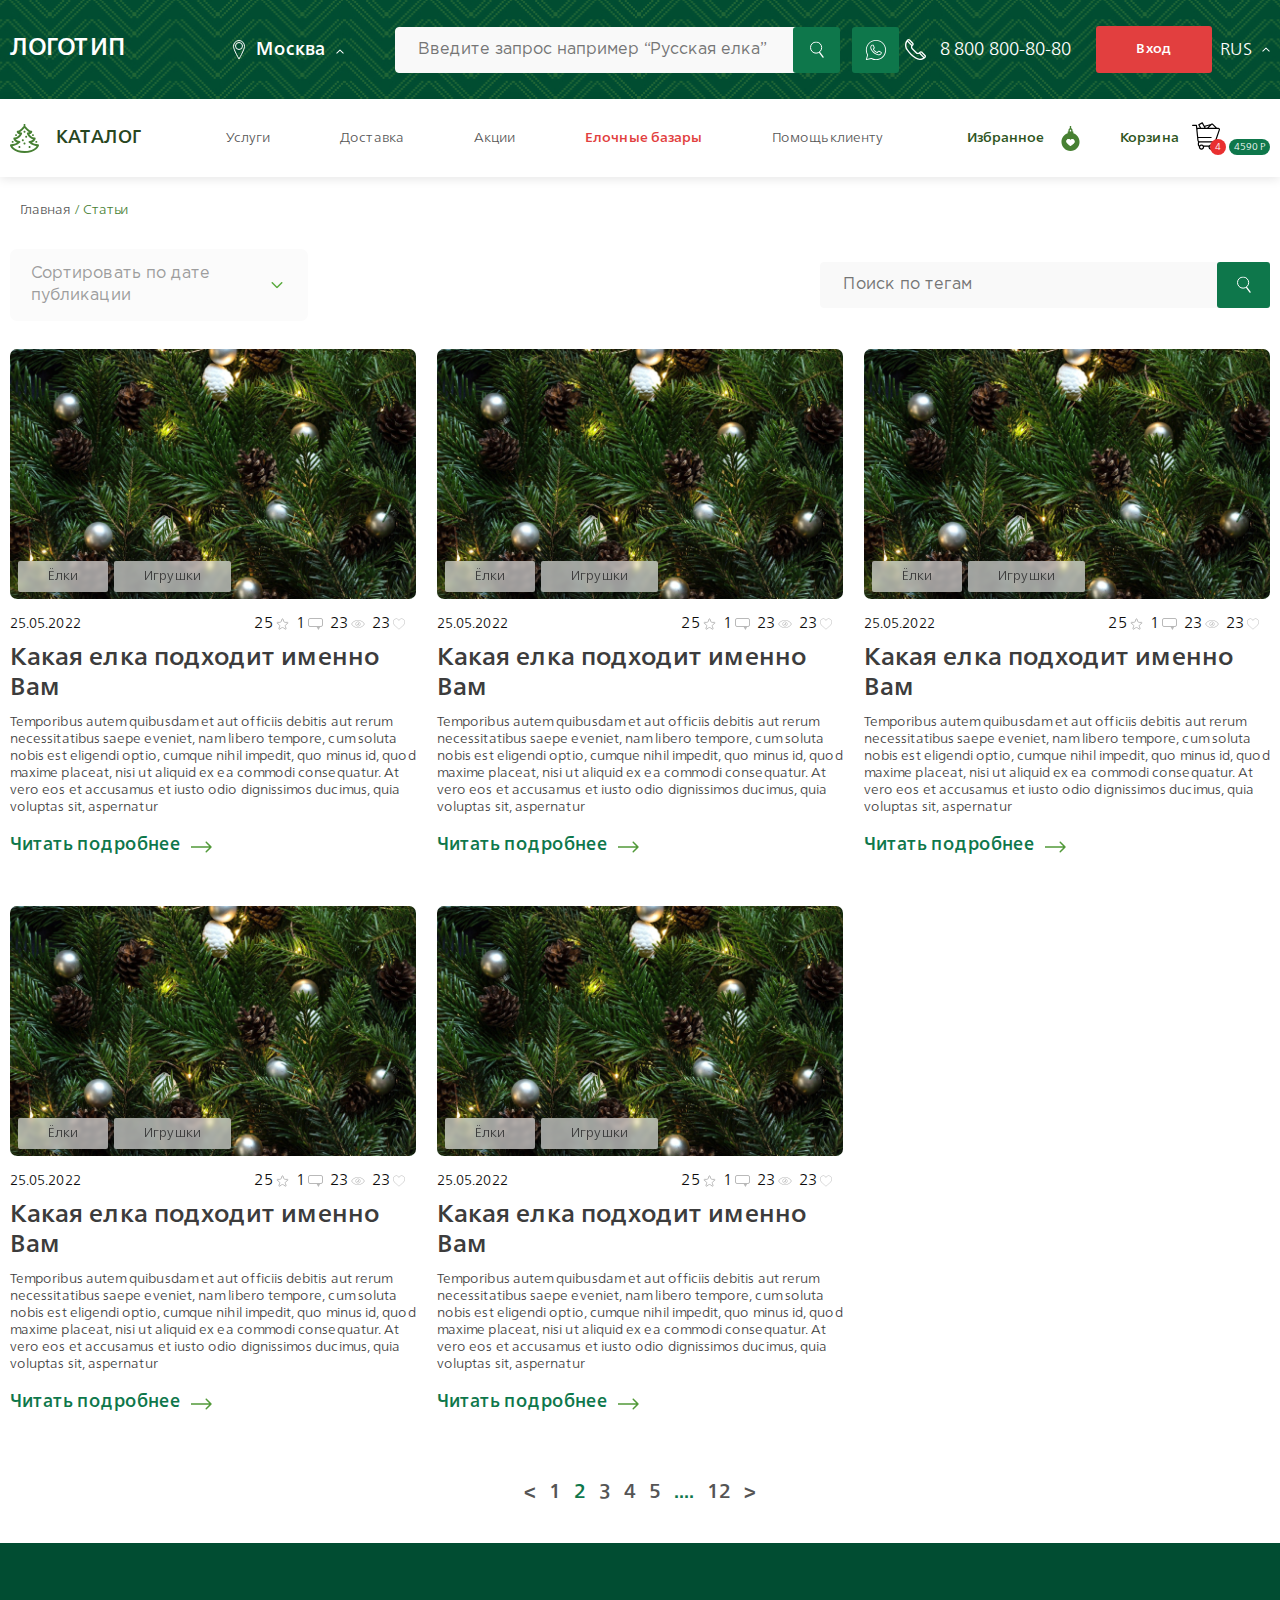
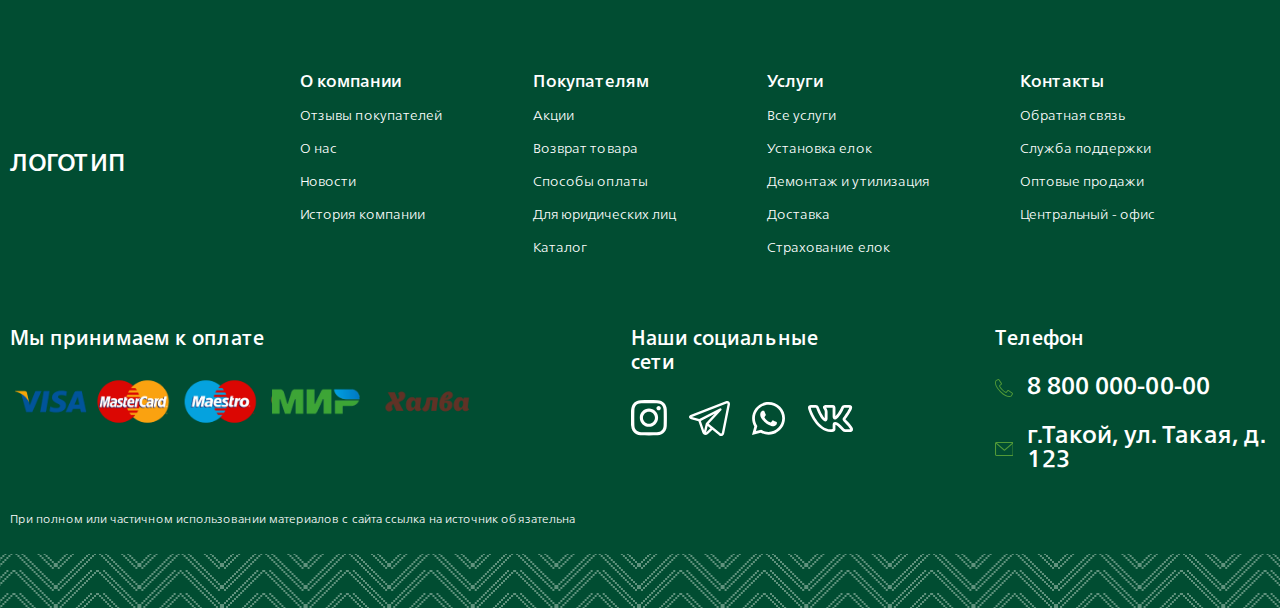
<file: articles.html>
<!DOCTYPE html>
<html lang="en">
	<head>
		<meta charset="UTF-8" />
		<title>Articles</title>
		<meta
			name="viewport"
			content="width=device-width, initial-scale=1, maximum-scale=1, minimum-scale=1, user-scalable=no"
		/>
		<link rel="stylesheet" href="css/vendor.css" />
		<link rel="stylesheet" href="css/style.css" />
	</head>
	<body>
		<div class="header">
			<div class="container flex acenter jbetween">
				<a href="#" class="header__logo logo"> ЛОГОТИП </a>
				<a href="#" class="header__city flex acenter">
					<svg
						width="12"
						height="20"
						viewBox="0 0 12 20"
						fill="none"
						xmlns="http://www.w3.org/2000/svg"
					>
						<path
							d="M11.5 6.38298C11.5 7.16126 11.1589 8.37505 10.5967 9.81612C10.0425 11.2368 9.30042 12.8127 8.55389 14.2877C7.80811 15.7611 7.06178 17.1261 6.50159 18.1232C6.31 18.4642 6.1403 18.7619 6 19.006C5.8597 18.7619 5.69 18.4642 5.49841 18.1232C4.93822 17.1261 4.19189 15.7611 3.44611 14.2877C2.69958 12.8127 1.95754 11.2368 1.40331 9.81612C0.84111 8.37505 0.5 7.16126 0.5 6.38298C0.5 3.1043 2.99113 0.5 6 0.5C9.00887 0.5 11.5 3.1043 11.5 6.38298Z"
							stroke="white"
						/>
						<circle cx="6" cy="6" r="3.5" stroke="white" />
					</svg>
					<span>Москва</span>
					<svg
						width="8"
						height="5"
						viewBox="0 0 8 5"
						fill="none"
						xmlns="http://www.w3.org/2000/svg"
					>
						<path
							d="M4.35355 0.646447C4.15829 0.451185 3.84171 0.451185 3.64645 0.646447L0.464466 3.82843C0.269204 4.02369 0.269204 4.34027 0.464466 4.53553C0.659728 4.7308 0.976311 4.7308 1.17157 4.53553L4 1.70711L6.82843 4.53553C7.02369 4.7308 7.34027 4.7308 7.53553 4.53553C7.7308 4.34027 7.7308 4.02369 7.53553 3.82843L4.35355 0.646447ZM4.5 2L4.5 1L3.5 1L3.5 2L4.5 2Z"
							fill="white"
						/>
					</svg>
				</a>
				<div class="header__buttons flex acenter">
					<div class="header__buttons-search header__search">
						<input type="text" name="s" placeholder="Введите запрос например “Русская елка”" />
						<button class="header__buttons-button">
							<svg
								width="14"
								height="17"
								viewBox="0 0 14 17"
								fill="none"
								xmlns="http://www.w3.org/2000/svg"
							>
								<circle cx="6.08181" cy="6.08181" r="5.58181" stroke="white" />
								<path
									d="M9.875 10.1362L13.6011 15.2288C13.8215 15.53 13.756 15.9528 13.4548 16.1732C13.1536 16.3936 12.7308 16.3281 12.5104 16.0269L8.78427 10.9343L9.875 10.1362Z"
									fill="white"
								/>
							</svg>
						</button>
					</div>
					<a class="header__buttons-button">
						<svg
							width="22"
							height="22"
							viewBox="0 0 22 22"
							fill="none"
							xmlns="http://www.w3.org/2000/svg"
						>
							<path
								d="M10.9999 0.880005C5.41608 0.880005 0.879883 5.4162 0.879883 11C0.879883 12.7948 1.37211 14.4698 2.19301 15.932L0.896211 20.5614C0.875493 20.6355 0.874557 20.7137 0.893496 20.7883C0.912435 20.8628 0.950587 20.9311 1.00415 20.9863C1.05771 21.0415 1.12481 21.0817 1.19875 21.1029C1.2727 21.1241 1.35091 21.1256 1.42559 21.1071L6.2527 19.9109C7.67112 20.6681 9.28062 21.12 10.9999 21.12C16.5837 21.12 21.1199 16.5838 21.1199 11C21.1199 5.4162 16.5837 0.880005 10.9999 0.880005ZM10.9999 1.76C16.1081 1.76 20.2399 5.89181 20.2399 11C20.2399 16.1082 16.1081 20.24 10.9999 20.24C9.36221 20.24 7.82842 19.813 6.49504 19.067C6.39752 19.0125 6.28292 18.9971 6.17449 19.024L1.94723 20.0716L3.08074 16.0273C3.09696 15.9702 3.10144 15.9104 3.09391 15.8514C3.08638 15.7925 3.06699 15.7357 3.03691 15.6845C2.22659 14.3104 1.75988 12.7117 1.75988 11C1.75988 5.89181 5.89169 1.76 10.9999 1.76ZM7.32262 5.72001C7.04056 5.72001 6.63774 5.82494 6.30684 6.18149C6.10808 6.39565 5.27988 7.20259 5.27988 8.62125C5.27988 10.1003 6.3057 11.3766 6.42973 11.5406H6.43059V11.5414C6.41882 11.5259 6.58802 11.771 6.81387 12.0648C7.03972 12.3586 7.35554 12.7444 7.7523 13.1622C8.54583 13.9977 9.66153 14.9633 11.0463 15.5538C11.684 15.8254 12.1871 15.9893 12.5682 16.109C13.2746 16.3308 13.918 16.2971 14.4013 16.2259C14.763 16.1726 15.1609 15.9989 15.5546 15.7498C15.9482 15.5006 16.334 15.1909 16.5042 14.7202C16.6261 14.3828 16.688 14.071 16.7104 13.8145C16.7216 13.6862 16.7231 13.5729 16.7147 13.4681C16.7064 13.3633 16.7153 13.283 16.6176 13.1227C16.4128 12.7863 16.1808 12.7775 15.9387 12.6577C15.8042 12.5912 15.4213 12.4042 15.0372 12.2212C14.6536 12.0384 14.3214 11.8765 14.1168 11.8035C13.9876 11.757 13.8298 11.6901 13.6021 11.7159C13.3744 11.7416 13.1495 11.9059 13.0186 12.1C12.8945 12.284 12.3949 12.8737 12.2425 13.047C12.2405 13.0458 12.2537 13.0519 12.1936 13.0221C12.0052 12.9289 11.7748 12.8496 11.4339 12.6698C11.0929 12.4899 10.6665 12.2244 10.1998 11.813V11.8121C9.50522 11.2006 9.01868 10.4329 8.8652 10.175C8.87554 10.1627 8.86397 10.1776 8.88582 10.1561L8.88668 10.1552C9.04355 10.0007 9.18257 9.81619 9.30004 9.68086C9.4666 9.48899 9.5401 9.31984 9.61973 9.1618C9.77842 8.84684 9.69006 8.50025 9.59824 8.3179V8.31704C9.60458 8.32965 9.54857 8.20607 9.48824 8.06352C9.42774 7.92056 9.35061 7.73522 9.26824 7.53758C9.1035 7.14231 8.91957 6.69897 8.8102 6.4393V6.43844C8.68134 6.13259 8.50702 5.91224 8.2791 5.80594C8.05119 5.69964 7.84982 5.72986 7.84168 5.72946H7.84082C7.67818 5.72196 7.4997 5.72001 7.32262 5.72001ZM7.32262 6.6C7.49225 6.6 7.6595 6.60207 7.79957 6.6086C7.94367 6.61578 7.93471 6.61637 7.90699 6.60344C7.87884 6.59031 7.91704 6.58605 7.99895 6.78047C8.10605 7.03473 8.29088 7.47967 8.45613 7.87618C8.53876 8.07443 8.61609 8.26048 8.67785 8.40641C8.73961 8.55234 8.77308 8.63381 8.81191 8.71149V8.71235L8.81277 8.71321C8.85085 8.78834 8.84748 8.74024 8.83426 8.76649C8.74141 8.95077 8.72881 8.99602 8.63488 9.10422C8.49187 9.26897 8.346 9.4527 8.26879 9.52876C8.20124 9.59512 8.07935 9.6985 8.00324 9.90086C7.92702 10.1035 7.96259 10.3816 8.08488 10.5892C8.2477 10.8656 8.78422 11.7389 9.61801 12.473C10.1431 12.9359 10.6323 13.2422 11.0231 13.4484C11.4139 13.6545 11.7322 13.7749 11.8034 13.8102C11.9725 13.8939 12.1574 13.9589 12.3723 13.9331C12.5872 13.9072 12.7725 13.7768 12.8905 13.6434L12.8914 13.6426C13.0484 13.4646 13.5149 12.9319 13.7387 12.6036C13.7482 12.6069 13.7451 12.6043 13.8195 12.6311V12.632H13.8204C13.8543 12.6441 14.2798 12.8345 14.6591 13.0152C15.0384 13.196 15.4234 13.3839 15.5486 13.4458C15.7291 13.5351 15.8144 13.5933 15.8364 13.5936C15.8379 13.6323 15.8394 13.6743 15.8339 13.738C15.8184 13.9147 15.7712 14.1593 15.6766 14.4212C15.6303 14.5494 15.3889 14.8138 15.0845 15.0064C14.7801 15.199 14.4096 15.3351 14.2724 15.3553C13.8598 15.4161 13.37 15.4383 12.8321 15.2694C12.4591 15.1523 11.994 15.0007 11.3918 14.7443C10.1704 14.2234 9.13234 13.3371 8.39082 12.5563C8.02006 12.166 7.72301 11.8026 7.51168 11.5277C7.30074 11.2533 7.20864 11.1105 7.13184 11.0095L7.13098 11.0086C6.99465 10.8283 6.15988 9.66718 6.15988 8.62125C6.15988 7.51432 6.67402 7.08024 6.95223 6.78047C7.09828 6.6231 7.25795 6.6 7.32262 6.6Z"
								fill="white"
							/>
						</svg>
					</a>
				</div>
				<a href="#" class="header__phone flex acenter">
					<svg
						width="21"
						height="21"
						viewBox="0 0 21 21"
						fill="none"
						xmlns="http://www.w3.org/2000/svg"
					>
						<path
							d="M20.448 16.0101L17.2497 12.8118C16.5149 12.0769 15.3192 12.077 14.5844 12.8118L14.162 13.2343C13.8356 13.5607 13.4016 13.7405 12.94 13.7405C12.4783 13.7405 12.0444 13.5607 11.718 13.2343L7.76534 9.28156C7.43892 8.95514 7.25912 8.52122 7.25912 8.05956C7.25912 7.5979 7.43892 7.16398 7.76534 6.83756L8.1878 6.4151C8.92266 5.68031 8.92266 4.48462 8.1878 3.74983L4.98933 0.551512C4.25454 -0.183349 3.05885 -0.183349 2.32406 0.551512C-0.377917 3.25341 -0.770301 7.50171 1.39094 10.6529C3.80849 14.1779 6.82166 17.191 10.3466 19.6085C11.7082 20.5425 13.2745 20.9996 14.8326 20.9995C16.8802 20.9995 18.9136 20.2098 20.448 18.6755C20.8039 18.3195 21 17.8462 21 17.3428C21 16.8394 20.804 16.3661 20.448 16.0101ZM3.28357 1.51087C3.38323 1.41129 3.51576 1.35641 3.65673 1.35641C3.79771 1.35641 3.93023 1.41129 4.02989 1.51095L7.22822 4.70926C7.32788 4.80892 7.38276 4.94145 7.38276 5.08242C7.38276 5.2234 7.32788 5.35585 7.22822 5.45558L7.03787 5.64593L3.09745 1.70552C3.15813 1.63971 3.21987 1.57465 3.28357 1.51087ZM11.1141 18.4895C7.7275 16.1668 4.83268 13.272 2.50996 9.8854C1.03451 7.73412 0.995915 4.96678 2.27861 2.80577L6.20214 6.7293C6.00591 7.1394 5.90203 7.59149 5.90203 8.05956C5.90203 8.88368 6.22294 9.65842 6.80568 10.2411L10.7583 14.1937C11.341 14.7764 12.1158 15.0974 12.9398 15.0974C13.4079 15.0974 13.86 14.9935 14.2701 14.7972L18.1937 18.7208C16.0328 20.0035 13.2654 19.965 11.1141 18.4895ZM19.4885 17.7159C19.4247 17.7797 19.3597 17.8414 19.2939 17.902L15.3535 13.9616L15.5439 13.7712C15.6435 13.6716 15.7761 13.6167 15.917 13.6167C16.058 13.6167 16.1905 13.6716 16.2902 13.7712L19.4885 16.9696C19.6942 17.1753 19.6942 17.5102 19.4885 17.7159Z"
							fill="white"
						/>
					</svg>
					<span>8 800 800-80-80</span>
				</a>
				<div class="header__last flex acenter">
					<a href="#" class="header__last-login">Вход</a>
					<div class="header__last-lang flex acenter">
						<span>RUS</span>
						<svg
							width="8"
							height="5"
							viewBox="0 0 8 5"
							fill="none"
							xmlns="http://www.w3.org/2000/svg"
						>
							<path
								d="M4.35355 0.646447C4.15829 0.451185 3.84171 0.451185 3.64645 0.646447L0.464466 3.82843C0.269204 4.02369 0.269204 4.34027 0.464466 4.53553C0.659728 4.7308 0.976311 4.7308 1.17157 4.53553L4 1.70711L6.82843 4.53553C7.02369 4.7308 7.34027 4.7308 7.53553 4.53553C7.7308 4.34027 7.7308 4.02369 7.53553 3.82843L4.35355 0.646447ZM4.5 2L4.5 1L3.5 1L3.5 2L4.5 2Z"
								fill="white"
							/>
						</svg>
					</div>
				</div>
			</div>
		</div>

		<div class="subheader">
			<div class="container flex acenter jbetween">
				<a href="#" class="subheader__logo logo"> ЛОГО </a>
				<a href="#" class="subheader__catalog flex acenter">
					<svg
						width="29"
						height="29"
						viewBox="0 0 29 29"
						fill="none"
						xmlns="http://www.w3.org/2000/svg"
					>
						<path
							d="M28.7883 20.6501C28.6014 20.4106 28.3146 20.2708 28.011 20.2708C25.4741 20.2708 23.3776 19.3297 22.008 18.4862C24.3542 17.6865 25.3774 15.8069 25.6 14.6933C25.658 14.4036 25.583 14.1032 25.3957 13.8747C25.2084 13.6463 24.9285 13.5138 24.6331 13.5138C21.7525 13.5138 20.1386 11.5988 19.3739 10.2959C22.2039 9.78337 22.2415 7.8379 22.2415 7.74312C22.2415 7.19845 21.8 6.75693 21.2553 6.75693C19.4948 6.75693 17.732 4.75564 16.4448 3.29429C15.9481 2.73048 15.5191 2.24379 15.1335 1.92012C15.0931 1.886 15.0502 1.85661 15.0061 1.82999C15.075 1.78896 15.1396 1.74044 15.1966 1.68344C15.38 1.49991 15.4856 1.24547 15.4856 0.986197C15.4856 0.726728 15.3801 0.47229 15.1966 0.288956C15.013 0.105523 14.7596 0 14.4992 0C14.2398 0 13.9854 0.105523 13.802 0.288956C13.6185 0.47229 13.513 0.726728 13.513 0.986197C13.513 1.24547 13.6184 1.49991 13.802 1.68344C13.8594 1.74044 13.9241 1.78896 13.9929 1.83018C13.9488 1.85661 13.9059 1.8862 13.8655 1.92012C13.4801 2.2435 13.0513 2.73029 12.5549 3.2939C11.2676 4.75534 9.50452 6.75703 7.74377 6.75703C7.19919 6.75703 6.75757 7.19855 6.75757 7.74322C6.75757 7.838 6.79505 9.78347 9.62504 10.296C8.85985 11.5998 7.24613 13.5139 4.36615 13.5139C4.07068 13.5139 3.7908 13.6464 3.60352 13.8748C3.41624 14.1032 3.34119 14.4037 3.39918 14.6934C3.62206 15.8081 4.64672 17.6902 6.99801 18.4885C5.63361 19.3314 3.5403 20.2708 0.988128 20.2708C0.684478 20.2708 0.397692 20.4106 0.210808 20.6501C0.0239239 20.8893 -0.0422498 21.2016 0.031419 21.496C0.0516361 21.5771 0.551638 23.5023 2.65519 25.3725C5.3627 27.7796 9.34772 29 14.4996 29C19.6515 29 23.6365 27.7796 26.344 25.3725C28.4476 23.5023 28.9476 21.5772 28.9678 21.496C29.0414 21.2015 28.9753 20.8892 28.7883 20.6501ZM14.4995 27.0276C9.98441 27.0276 6.37858 25.9778 4.07206 23.9914C3.31486 23.3394 2.81151 22.6829 2.48547 22.153C7.05323 21.6029 9.99476 18.7112 10.1302 18.5758C10.4121 18.2938 10.4964 17.8697 10.3438 17.5012C10.1911 17.1328 9.83155 16.8924 9.43273 16.8924C7.95225 16.8924 6.81743 16.4625 6.05994 15.6146C5.98124 15.5265 5.91033 15.4379 5.84682 15.3504C7.60866 15.0186 9.1636 14.0834 10.4017 12.5976C11.563 11.2038 12.0379 9.80329 12.0575 9.74431C12.1577 9.44362 12.1073 9.11315 11.9219 8.85575C11.7365 8.59865 11.4389 8.44628 11.1219 8.44628C10.5137 8.44628 10.0509 8.38622 9.70206 8.29776C11.4518 7.5304 12.8989 5.88769 14.0352 4.59775C14.1953 4.41589 14.3521 4.23798 14.4998 4.07457C14.6476 4.23808 14.8045 4.41629 14.9648 4.59814C16.1007 5.8875 17.5467 7.52922 19.2955 8.29697C18.9563 8.38326 18.4967 8.44628 17.8776 8.44628C17.5606 8.44628 17.263 8.59865 17.0776 8.85575C16.8922 9.11305 16.8418 9.44362 16.942 9.74431C16.9616 9.80329 17.4365 11.2038 18.5977 12.5976C19.8362 14.084 21.3916 15.0192 23.1542 15.3508C22.6231 16.0683 21.5759 16.8924 19.5666 16.8924C19.1678 16.8924 18.8082 17.1328 18.6555 17.5012C18.5029 17.8697 18.5872 18.2938 18.8691 18.5758C19.0047 18.7114 21.9496 21.6059 26.521 22.154C25.4513 23.8962 22.426 27.0276 14.4995 27.0276Z"
							fill="#478033"
						/>
						<path
							d="M6.05553 12.1075C6.3149 12.1075 6.56934 12.002 6.75268 11.8186C6.93611 11.6352 7.04173 11.3808 7.04173 11.1213C7.04173 10.8619 6.93621 10.6074 6.75268 10.4241C6.56934 10.2408 6.3149 10.1351 6.05553 10.1351C5.79508 10.1351 5.54173 10.2407 5.35829 10.4241C5.17387 10.6074 5.06934 10.8619 5.06934 11.1213C5.06934 11.3808 5.17387 11.6352 5.35829 11.8186C5.54173 12.0019 5.79518 12.1075 6.05553 12.1075Z"
							fill="#478033"
						/>
						<path
							d="M16.1888 11.8245C15.9284 11.8245 15.675 11.9298 15.4916 12.1134C15.3082 12.2968 15.2026 12.5512 15.2026 12.8107C15.2026 13.0709 15.3081 13.3253 15.4916 13.5077C15.675 13.6922 15.9295 13.7977 16.1888 13.7977C16.4482 13.7977 16.7026 13.6922 16.886 13.5077C17.0694 13.3244 17.175 13.0708 17.175 12.8107C17.175 12.5512 17.0695 12.2968 16.886 12.1134C16.7026 11.9299 16.4482 11.8245 16.1888 11.8245Z"
							fill="#478033"
						/>
						<path
							d="M14.4993 8.72885C14.7586 8.72885 15.0131 8.62422 15.1964 8.44088C15.3798 8.25637 15.4855 8.00311 15.4855 7.74364C15.4855 7.48319 15.3799 7.22993 15.1964 7.04542C15.0131 6.86208 14.7586 6.75745 14.4993 6.75745C14.2399 6.75745 13.9854 6.86208 13.802 7.04542C13.6186 7.22993 13.5131 7.48319 13.5131 7.74364C13.5131 8.00311 13.6185 8.25637 13.802 8.44088C13.9854 8.62422 14.2399 8.72885 14.4993 8.72885Z"
							fill="#478033"
						/>
						<path
							d="M13.5085 15.4921C13.3252 15.3076 13.0708 15.2031 12.8114 15.2031C12.552 15.2031 12.2976 15.3076 12.1142 15.4921C11.9307 15.6745 11.8252 15.929 11.8252 16.1893C11.8252 16.4486 11.9306 16.703 12.1142 16.8855C12.2976 17.07 12.552 17.1755 12.8114 17.1755C13.0708 17.1755 13.3252 17.07 13.5085 16.8855C13.692 16.7021 13.7976 16.4486 13.7976 16.1893C13.7975 15.9299 13.692 15.6754 13.5085 15.4921Z"
							fill="#478033"
						/>
						<path
							d="M14.4993 18.5809C14.2399 18.5809 13.9854 18.6865 13.802 18.8699C13.6186 19.0532 13.5131 19.3077 13.5131 19.5681C13.5131 19.8274 13.6185 20.0808 13.802 20.2654C13.9864 20.4487 14.2399 20.5543 14.4993 20.5543C14.7586 20.5543 15.0131 20.4488 15.1964 20.2654C15.3798 20.0808 15.4855 19.8274 15.4855 19.5681C15.4855 19.3077 15.3799 19.0532 15.1964 18.8699C15.0131 18.6865 14.7596 18.5809 14.4993 18.5809Z"
							fill="#478033"
						/>
						<path
							d="M18.869 23.6432C19.0525 23.8265 19.3069 23.9321 19.5663 23.9321C19.8256 23.9321 20.0801 23.8266 20.2634 23.6432C20.4468 23.4596 20.5525 23.2052 20.5525 22.9459C20.5525 22.6864 20.4469 22.432 20.2634 22.2487C20.0801 22.0653 19.8256 21.9597 19.5663 21.9597C19.3069 21.9597 19.0525 22.0652 18.869 22.2487C18.6856 22.432 18.5801 22.6864 18.5801 22.9459C18.5801 23.2062 18.6856 23.4596 18.869 23.6432Z"
							fill="#478033"
						/>
						<path
							d="M9.43298 21.9597C9.17361 21.9597 8.91917 22.0652 8.73476 22.2487C8.55132 22.432 8.4458 22.6864 8.4458 22.9459C8.4458 23.2052 8.55122 23.4596 8.73476 23.6432C8.91917 23.8265 9.17253 23.9321 9.43298 23.9321C9.69235 23.9321 9.94679 23.8266 10.1291 23.6432C10.3136 23.4596 10.4182 23.2052 10.4182 22.9459C10.4182 22.6864 10.3136 22.432 10.1291 22.2487C9.9458 22.0652 9.69235 21.9597 9.43298 21.9597Z"
							fill="#478033"
						/>
						<path
							d="M2.67663 18.8648C2.93698 18.8648 3.19043 18.7593 3.37377 18.5759C3.55819 18.3916 3.66371 18.1381 3.66371 17.8787C3.66371 17.6194 3.55819 17.3649 3.37377 17.1814C3.19043 16.9971 2.93688 16.8925 2.67663 16.8925C2.41716 16.8925 2.1638 16.9971 1.97939 17.1814C1.79595 17.3649 1.69043 17.6185 1.69043 17.8787C1.69043 18.1381 1.79585 18.3926 1.97939 18.5759C2.16292 18.7593 2.41726 18.8648 2.67663 18.8648Z"
							fill="#478033"
						/>
						<path
							d="M25.6244 18.5759C25.8078 18.7592 26.0623 18.8648 26.3217 18.8648C26.582 18.8648 26.8355 18.7593 27.0188 18.5759C27.2022 18.3926 27.3079 18.1381 27.3079 17.8787C27.3079 17.6194 27.2023 17.3649 27.0188 17.1814C26.8355 16.9971 26.5819 16.8925 26.3217 16.8925C26.0623 16.8925 25.8078 16.9971 25.6244 17.1814C25.441 17.3649 25.3354 17.6194 25.3354 17.8787C25.3354 18.1381 25.441 18.3926 25.6244 18.5759Z"
							fill="#478033"
						/>
						<path
							d="M22.2468 11.8186C22.4303 12.0019 22.6847 12.1075 22.9441 12.1075C23.2035 12.1075 23.4579 12.002 23.6412 11.8186C23.8247 11.6352 23.9303 11.3817 23.9303 11.1213C23.9303 10.8619 23.8248 10.6074 23.6412 10.4241C23.4579 10.2408 23.2035 10.1351 22.9441 10.1351C22.6847 10.1351 22.4303 10.2407 22.2468 10.4241C22.0634 10.6074 21.9579 10.8619 21.9579 11.1213C21.9579 11.3817 22.0634 11.6351 22.2468 11.8186Z"
							fill="#478033"
						/>
					</svg>
					<span>КАТАЛОГ</span>
				</a>
				<ul class="subheader__menu">
					<li>
						<a href="#">Услуги</a>
						<div class="subheader__menu-sub">
							<ul>
								<li><a href="#">Личный менеджер</a></li>
							</ul>
							<ul>
								<li><a href="#" class="_parent">Для срезанных деревьев</a></li>
								<li><a href="#">Доп. дерево на выбор</a></li>
								<li><a href="#">Доставка дедом морозом</a></li>
								<li><a href="#">Установка</a></li>
								<li><a href="#">Страховка елки</a></li>
								<li><a href="#">Демонтаж и утилизация</a></li>
							</ul>
							<ul>
								<li><a href="#" class="_parent">Для деревьев в емкости</a></li>
								<li><a href="#">Аренда елок в горшке</a></li>
								<li><a href="#">Посадка, уход</a></li>
								<li><a href="#">Ландшафтный дизайн</a></li>
							</ul>
						</div>
					</li>
					<li><a href="#">Доставка</a></li>
					<li><a href="#">Акции</a></li>
					<li>
						<a href="#"><b>Елочные базары</b></a>
					</li>
					<li><a href="#">Помощь клиенту</a></li>
				</ul>
				<a href="#" class="subheader__phone flex acenter">
					<svg
						width="21"
						height="21"
						viewBox="0 0 21 21"
						fill="none"
						xmlns="http://www.w3.org/2000/svg"
					>
						<path
							d="M20.448 16.0101L17.2497 12.8118C16.5149 12.0769 15.3192 12.077 14.5844 12.8118L14.162 13.2343C13.8356 13.5607 13.4016 13.7405 12.94 13.7405C12.4783 13.7405 12.0444 13.5607 11.718 13.2343L7.76534 9.28156C7.43892 8.95514 7.25912 8.52122 7.25912 8.05956C7.25912 7.5979 7.43892 7.16398 7.76534 6.83756L8.1878 6.41509C8.92266 5.68031 8.92266 4.48462 8.1878 3.74983L4.98933 0.551512C4.25454 -0.183349 3.05885 -0.183349 2.32406 0.551512C-0.377917 3.25341 -0.770301 7.50171 1.39094 10.6529C3.80849 14.1779 6.82166 17.191 10.3466 19.6085C11.7082 20.5425 13.2745 20.9996 14.8326 20.9995C16.8802 20.9995 18.9136 20.2098 20.448 18.6755C20.8039 18.3195 21 17.8462 21 17.3428C21 16.8394 20.804 16.3661 20.448 16.0101ZM3.28357 1.51087C3.38323 1.41129 3.51576 1.35641 3.65673 1.35641C3.79771 1.35641 3.93023 1.41129 4.02989 1.51095L7.22822 4.70926C7.32788 4.80893 7.38276 4.94145 7.38276 5.08242C7.38276 5.2234 7.32788 5.35585 7.22822 5.45559L7.03787 5.64593L3.09745 1.70552C3.15813 1.63971 3.21987 1.57465 3.28357 1.51087ZM11.1141 18.4895C7.7275 16.1668 4.83268 13.272 2.50996 9.8854C1.03451 7.73412 0.995915 4.96678 2.27861 2.80577L6.20214 6.7293C6.00591 7.1394 5.90203 7.59149 5.90203 8.05956C5.90203 8.88368 6.22294 9.65842 6.80568 10.2411L10.7583 14.1937C11.341 14.7764 12.1158 15.0974 12.9398 15.0974C13.4079 15.0974 13.86 14.9935 14.2701 14.7972L18.1937 18.7208C16.0328 20.0035 13.2654 19.965 11.1141 18.4895ZM19.4885 17.7159C19.4247 17.7797 19.3597 17.8414 19.2939 17.902L15.3535 13.9616L15.5439 13.7712C15.6435 13.6716 15.7761 13.6167 15.917 13.6167C16.058 13.6167 16.1905 13.6716 16.2902 13.7712L19.4885 16.9696C19.6942 17.1753 19.6942 17.5102 19.4885 17.7159Z"
							fill="#478033"
						/>
					</svg>
					<span>8 800 800-80-80</span>
				</a>
				<div class="subheader__buttons flex acenter">
					<a href="#" class="subheader__fav flex acenter">
						<span>Избранное</span>
						<svg
							width="25"
							height="25"
							viewBox="0 0 25 25"
							fill="none"
							xmlns="http://www.w3.org/2000/svg"
						>
							<path
								d="M15.351 7.37135V5.55801H14.5089V4.11537C14.5089 3.23712 14.0036 2.4883 13.1615 2.21015V0H11.8141V2.21015C11.0562 2.4883 10.4667 3.23712 10.4667 4.11537V5.55801H9.70881V7.34398C6.08768 8.52944 3.39895 12.0023 3.45698 16.0855C3.52729 21.0407 7.6451 25.0486 12.6005 24.9995C17.554 24.9504 21.5442 20.9194 21.5442 15.9541C21.5441 11.9591 18.9721 8.56918 15.351 7.37135ZM11.8141 4.11537C11.8141 3.93052 11.903 3.76294 12.0241 3.64108C12.146 3.76387 12.322 3.83999 12.5089 3.83999C12.6957 3.83999 12.8542 3.76387 12.9762 3.64108C13.0972 3.76286 13.1615 3.93044 13.1615 4.11537V5.55801H11.8141V4.11537ZM16.2353 16.7472C15.5206 17.8689 12.4226 20.0295 12.4226 20.0295C12.4226 20.0295 9.344 17.7353 8.67847 16.5837C8.01294 15.4322 8.40689 13.9592 9.55849 13.2937C10.5471 12.7223 11.7723 13.1418 12.5204 13.9412C13.3024 13.1749 14.5355 12.8085 15.4985 13.4221C16.6201 14.1368 16.95 15.6255 16.2353 16.7472Z"
								fill="#478033"
							/>
							<path
								d="M15.4986 13.4221C14.5355 12.8086 13.3025 13.1749 12.5205 13.9413C11.7723 13.1419 10.5472 12.7222 9.55857 13.2937C8.40705 13.9592 8.01302 15.4323 8.67855 16.5838C9.34408 17.7353 12.4227 20.0295 12.4227 20.0295C12.4227 20.0295 15.5207 17.869 16.2354 16.7473C16.9502 15.6255 16.6203 14.1368 15.4986 13.4221Z"
								fill="white"
							/>
						</svg>
					</a>
					<a href="#" class="subheader__cart flex acenter">
						<div class="subheader__cart-text">Корзина</div>
						<div class="subheader__cart-content flex">
							<div class="subheader__cart-icon">
								<svg
									width="28"
									height="28"
									viewBox="0 0 28 28"
									fill="none"
									xmlns="http://www.w3.org/2000/svg"
								>
									<path
										d="M5.3439 18.2605C5.4101 18.9125 5.76283 19.4973 6.26479 19.8923C5.9838 20.2229 5.81373 20.6505 5.81373 21.1173V22.8674C5.81373 23.6217 6.24909 24.2715 6.88723 24.5767C6.85108 24.751 6.83192 24.9315 6.83192 25.1164C6.83192 26.5794 8.02218 27.7697 9.48514 27.7697C10.9482 27.7697 12.1384 26.5794 12.1384 25.1164C12.1384 24.9965 12.1297 24.8786 12.1142 24.7629H16.4784C16.4629 24.8787 16.4541 24.9965 16.4541 25.1164C16.4541 26.5794 17.6444 27.7697 19.1074 27.7697C20.5703 27.7697 21.7606 26.5794 21.7606 25.1164C21.7606 23.6534 20.5703 22.4631 19.1074 22.4631C18.2199 22.4631 17.4334 22.9016 16.9514 23.5727H11.6411C11.1591 22.9016 10.3726 22.4631 9.48509 22.4631C8.63243 22.4631 7.87295 22.8679 7.38721 23.4949C7.1587 23.3782 7.0037 23.1417 7.0037 22.8674V21.1174C7.0037 20.7287 7.32011 20.4125 7.70905 20.4125C7.71087 20.4125 7.71263 20.4123 7.71444 20.4122C7.71807 20.4123 7.72169 20.4125 7.72526 20.4125H21.6386C22.789 20.4125 23.9806 19.5596 24.3514 18.4708L27.8869 8.0898C28.087 7.50244 28.0189 6.9102 27.7001 6.46492C27.3814 6.01964 26.8427 5.76421 26.2223 5.76421H24.9534L21.1295 1.92204C20.535 1.32765 19.5714 1.32249 18.9699 1.90594L12.5168 3.64174L10.7845 0.535696C10.6244 0.248702 10.2621 0.14584 9.97497 0.305829L6.51024 2.23816C6.37236 2.31501 6.27074 2.44355 6.22767 2.59538C6.18454 2.7472 6.20353 2.90991 6.28043 3.04774L7.79543 5.76415H6.36017C5.97746 5.76415 5.61696 5.86191 5.30435 6.0452L5.02336 3.23595C4.99293 2.93173 4.73693 2.70011 4.43124 2.70011H0.595071C0.266422 2.70011 0 2.96653 0 3.29518C0 3.62383 0.266422 3.89025 0.595071 3.89025H3.89273L5.3439 18.2605ZM19.1075 23.6532C19.9142 23.6532 20.5706 24.3096 20.5706 25.1163C20.5706 25.9231 19.9142 26.5795 19.1075 26.5795C18.3007 26.5795 17.6444 25.9231 17.6444 25.1163C17.6444 24.3095 18.3007 23.6532 19.1075 23.6532ZM9.4852 23.6532C10.2919 23.6532 10.9483 24.3096 10.9483 25.1163C10.9483 25.9231 10.2919 26.5795 9.4852 26.5795C8.67845 26.5795 8.02212 25.9231 8.02212 25.1163C8.02212 24.3095 8.67845 23.6532 9.4852 23.6532ZM20.2872 2.76256L23.2745 5.76415H16.7942L19.7947 2.76364C19.9307 2.62757 20.152 2.62757 20.2872 2.76256ZM17.2831 3.59215L15.1111 5.76415H13.7005L13.1145 4.71349L17.2831 3.59215ZM7.60959 2.98773L10.0349 1.6351L12.3378 5.76415H9.15808L7.60959 2.98773ZM26.7605 7.70601L23.225 18.087C23.019 18.6918 22.2777 19.2223 21.6388 19.2223H7.72543C7.13586 19.2223 6.58743 18.7268 6.52792 18.1404L6.31767 16.0665H19.1116C19.4402 16.0665 19.7066 15.8 19.7066 15.4714C19.7066 15.1427 19.4402 14.8763 19.1116 14.8763H6.19707L5.49284 7.92975C5.49284 7.92958 5.49284 7.92953 5.49284 7.92942L5.49273 7.92811C5.46592 7.6635 5.54254 7.41669 5.7086 7.23296C5.87097 7.05325 6.10236 6.95429 6.36017 6.95429H24.7007C24.7027 6.95435 24.7046 6.95458 24.7065 6.95458C24.7085 6.95458 24.7104 6.95435 24.7123 6.95429H26.2225C26.4576 6.95429 26.6388 7.0265 26.7326 7.15758C26.8265 7.28861 26.8363 7.4834 26.7605 7.70601Z"
										fill="black"
									/>
								</svg>
								<div class="subheader__cart-count">4</div>
							</div>
							<div class="subheader__cart-price">4590 Р</div>
						</div>
					</a>
				</div>
			</div>
		</div>

		<div class="catalogmenu">
			<div class="container">
				<div class="row">
					<div class="row__col _80">
						<div class="row">
							<div class="row__col _25">
								<ul class="catalogmenu__list">
									<li><a href="#" class="_parent">Елки срезанные</a></li>
									<li><a href="#">Ели</a></li>
									<li><a href="#">Пихты</a></li>
									<li><a href="#">Сосны</a></li>
								</ul>
							</div>
							<div class="row__col _25">
								<ul class="catalogmenu__list">
									<li><a href="#" class="_parent">Елки в декор горшках</a></li>
									<li><a href="#">Ели</a></li>
									<li><a href="#">Пихты</a></li>
									<li><a href="#">Сосны</a></li>
								</ul>
							</div>
							<div class="row__col _25">
								<ul class="catalogmenu__list">
									<li><a href="#" class="_parent">Венки</a></li>
									<li><a href="#">Заготовки</a></li>
									<li><a href="#">Дизайнерские</a></li>
								</ul>
							</div>
							<div class="row__col _25">
								<ul class="catalogmenu__list">
									<li><a href="#" class="_parent">Елки из лапника</a></li>
									<li><a href="#">Заготовки</a></li>
									<li><a href="#">Дизайнерские</a></li>
								</ul>
							</div>
							<div class="row__col _25">
								<ul class="catalogmenu__list">
									<li><a href="#" class="_parent">Елки в горшках</a></li>
									<li><a href="#">Заготовки</a></li>
									<li><a href="#">Дизайнерские</a></li>
								</ul>
							</div>
							<div class="row__col _25">
								<ul class="catalogmenu__list">
									<li><a href="#" class="_parent">Деревья для высадки</a></li>
									<li><a href="#">Заготовки</a></li>
									<li><a href="#">Дизайнерские</a></li>
								</ul>
							</div>
							<div class="row__col _25">
								<ul class="catalogmenu__list">
									<li><a href="#" class="_parent">Подставки, кашпо</a></li>
									<li><a href="#">Заготовки</a></li>
									<li><a href="#">Дизайнерские</a></li>
								</ul>
							</div>
							<div class="row__col _25">
								<ul class="catalogmenu__list">
									<li><a href="#" class="_parent">Искусственные елки</a></li>
									<li><a href="#">Заготовки</a></li>
									<li><a href="#">Дизайнерские</a></li>
								</ul>
							</div>
						</div>
					</div>
					<div class="row__col _20">
						<ul class="catalogmenu__list">
							<li><a href="#" class="_parent">Композиции, букеты</a></li>
							<li><a href="#" class="_parent">Новогодние цветы</a></li>
							<li><a href="#" class="_parent">Свечи, Светильники, Фонарики</a></li>
							<li><a href="#" class="_parent">Композиции, букеты</a></li>
							<li><a href="#" class="_parent">Гирлянды</a></li>
							<li><a href="#" class="_parent">Игрушки</a></li>
							<li><a href="#" class="_parent">Декор/ аксессуары</a></li>
							<li><a href="#" class="_parent">Лапник</a></li>
							<li><a href="#" class="_parent">Ёлки настольные</a></li>
						</ul>
					</div>
				</div>
			</div>
		</div>

		<div class="articles _archive">
			<div class="container">
				<div class="breadcrumbs">
					<span><a href="#">Главная</a> / Статьи</span>
				</div>
				<div class="articles__header flex acenter jbetween">
					<div class="articles__header-select select _small">
						<div class="select__result">
							<span>Сортировать по дате публикации</span>
							<svg
								width="12"
								height="7"
								viewBox="0 0 12 7"
								fill="none"
								xmlns="http://www.w3.org/2000/svg"
							>
								<path
									d="M5.46967 6.53033C5.76256 6.82322 6.23744 6.82322 6.53033 6.53033L11.3033 1.75736C11.5962 1.46447 11.5962 0.989593 11.3033 0.696699C11.0104 0.403806 10.5355 0.403806 10.2426 0.696699L6 4.93934L1.75736 0.696699C1.46447 0.403806 0.989593 0.403806 0.696699 0.696699C0.403806 0.989592 0.403806 1.46447 0.696699 1.75736L5.46967 6.53033ZM5.25 5L5.25 6L6.75 6L6.75 5L5.25 5Z"
									fill="#5BAB3F"
								/>
							</svg>
						</div>
						<div class="select__list">
							<div class="select__item" data-value="1">Сортировать по дате публикации</div>
							<div class="select__item" data-value="1">Сортировать по дате публикации</div>
							<div class="select__item" data-value="1">Сортировать по дате публикации</div>
							<div class="select__item" data-value="1">Сортировать по дате публикации</div>
						</div>
						<input type="hidden" name="" value="1" />
					</div>
					<form class="articles__header-search">
						<input type="text" placeholder="Поиск по тегам " />
						<button>
							<svg
								width="14"
								height="17"
								viewBox="0 0 14 17"
								fill="none"
								xmlns="http://www.w3.org/2000/svg"
							>
								<circle cx="6.08181" cy="6.08181" r="5.58181" stroke="white" />
								<path
									d="M9.875 10.1362L13.6011 15.2288C13.8215 15.53 13.756 15.9528 13.4548 16.1732C13.1536 16.3936 12.7308 16.3281 12.5104 16.0269L8.78427 10.9343L9.875 10.1362Z"
									fill="white"
								/>
							</svg>
						</button>
					</form>
				</div>
				<div class="row _21">
					<div class="row__col _33">
						<div class="narticles__item">
							<div class="narticles__item-image">
								<img src="img/gallery/gallery-medium.jpg" alt="" />
								<div class="narticles__item-cats">
									<div>Ёлки</div>
									<div>Игрушки</div>
								</div>
							</div>
							<div class="narticles__item-info jbetween">
								<div class="narticles__item-top-wrap flex jbetween">
									<div class="narticless__item-date">25.05.2022</div>
									<div class="narticles__item-actions">
										<div>
											<span>25</span>
											<svg
												width="13"
												height="12"
												viewBox="0 0 13 12"
												fill="none"
												xmlns="http://www.w3.org/2000/svg"
											>
												<path
													d="M6.02447 1.08156C6.17415 0.620903 6.82585 0.620903 6.97553 1.08156L7.70833 3.33688C7.90914 3.95492 8.48507 4.37336 9.13491 4.37336L11.5063 4.37336C11.9907 4.37336 12.192 4.99316 11.8002 5.27786L9.8817 6.67173C9.35597 7.0537 9.13598 7.73075 9.33679 8.34878L10.0696 10.6041C10.2193 11.0648 9.69203 11.4478 9.30017 11.1631L7.38168 9.76925C6.85595 9.38729 6.14405 9.38729 5.61832 9.76925L3.69983 11.1631C3.30797 11.4478 2.78073 11.0648 2.93041 10.6041L3.66321 8.34878C3.86402 7.73075 3.64403 7.0537 3.1183 6.67173L1.19981 5.27786C0.807953 4.99316 1.00934 4.37336 1.4937 4.37336L3.86509 4.37336C4.51493 4.37336 5.09086 3.95491 5.29167 3.33688L6.02447 1.08156Z"
													stroke="#B9B9B9"
												/>
											</svg>
										</div>
										<div>
											<span>1</span>
											<svg
												width="15"
												height="13"
												viewBox="0 0 15 13"
												fill="none"
												xmlns="http://www.w3.org/2000/svg"
											>
												<rect x="0.5" y="0.5" width="14" height="8" rx="1.5" stroke="#B9B9B9" />
												<path
													d="M12.5801 8.16506L10.415 11.9151L8.24995 8.16506L12.5801 8.16506Z"
													fill="#B9B9B9"
												/>
											</svg>
										</div>
										<div>
											<span>23</span>
											<svg
												width="14"
												height="14"
												viewBox="0 0 14 14"
												fill="none"
												xmlns="http://www.w3.org/2000/svg"
											>
												<path
													d="M13.6558 6.85786C12.2612 4.4981 9.7292 3.0188 7.00029 3.0188C4.27139 3.0188 1.73662 4.4981 0.344824 6.85786C0.287402 6.94263 0.287402 7.05747 0.344824 7.14224C1.73936 9.502 4.27139 10.9813 7.00029 10.9813C9.7292 10.9813 12.264 9.502 13.6558 7.14224C13.7132 7.05747 13.7132 6.94263 13.6558 6.85786ZM7.00029 10.4125C4.52568 10.4125 2.22061 9.10552 0.940918 7.00005C2.22061 4.89458 4.52568 3.58755 7.00029 3.58755C9.4749 3.58755 11.78 4.89458 13.0597 7.00005C11.78 9.10552 9.4749 10.4125 7.00029 10.4125Z"
													fill="#B9B9B9"
												/>
												<path
													d="M7.00078 4.44067C5.57891 4.44067 4.44141 5.57817 4.44141 7.00005C4.44141 8.42192 5.57891 9.55942 7.00078 9.55942C8.42266 9.55942 9.56016 8.42192 9.56016 7.00005C9.56016 5.57817 8.42266 4.44067 7.00078 4.44067ZM7.00078 8.99067C5.89063 8.99067 5.01016 8.10747 5.01016 7.00005C5.01016 5.89263 5.89336 5.00942 7.00078 5.00942C8.1082 5.00942 8.99141 5.89263 8.99141 7.00005C8.99141 8.10747 8.11094 8.99067 7.00078 8.99067Z"
													fill="#B9B9B9"
												/>
												<path
													d="M7.00078 5.86255V6.4313C7.3125 6.4313 7.56953 6.68833 7.56953 7.00005C7.56953 7.31177 7.3125 7.5688 7.00078 7.5688C6.68906 7.5688 6.43203 7.31177 6.43203 7.00005H5.86328C5.86328 7.62622 6.37461 8.13755 7.00078 8.13755C7.62695 8.13755 8.13828 7.62622 8.13828 7.00005C8.13828 6.37388 7.62695 5.86255 7.00078 5.86255Z"
													fill="#B9B9B9"
												/>
											</svg>
										</div>
										<div>
											<span> 23 </span>
											<svg
												width="12"
												height="12"
												viewBox="0 0 12 12"
												fill="none"
												xmlns="http://www.w3.org/2000/svg"
											>
												<g clip-path="url(#clip0_974_35)">
													<path
														d="M11.9801 3.74835C11.8049 1.82039 10.4403 0.421618 8.73253 0.421618C7.59477 0.421618 6.55302 1.03388 5.96683 2.01517C5.38595 1.02119 4.38689 0.421387 3.26736 0.421387C1.5598 0.421387 0.194957 1.82016 0.0200235 3.74812C0.0061765 3.83328 -0.050596 4.28146 0.122029 5.01234C0.370813 6.06656 0.945462 7.02546 1.78343 7.78473L5.96406 11.5786L10.2165 7.78497C11.0544 7.02546 11.6291 6.06679 11.8779 5.01234C12.0505 4.28169 11.9937 3.83351 11.9801 3.74835ZM11.4285 4.90664C11.2014 5.86947 10.675 6.74667 9.90767 7.44179L5.96683 10.9578L2.0936 7.44271C1.32487 6.74621 0.798684 5.86924 0.571363 4.90641C0.407969 4.21476 0.475127 3.82404 0.475357 3.82151L0.478819 3.7982C0.628828 2.1091 1.80143 0.882952 3.26736 0.882952C4.34904 0.882952 5.30125 1.54761 5.75312 2.61728L5.96567 3.12108L6.17822 2.61728C6.62294 1.56399 7.62546 0.883183 8.73276 0.883183C10.1985 0.883183 11.3713 2.10933 11.5243 3.82035C11.5248 3.82404 11.5919 4.21499 11.4285 4.90664Z"
														fill="#B9B9B9"
													/>
												</g>
												<defs>
													<clipPath id="clip0_974_35">
														<rect width="12" height="12" fill="white" />
													</clipPath>
												</defs>
											</svg>
										</div>
									</div>
								</div>
								<a href="#" class="narticles__item-title"> Какая елка подходит именно Вам </a>
							</div>
							<div class="narticles__item-text">
								Temporibus autem quibusdam et aut officiis debitis aut rerum necessitatibus saepe
								eveniet, nam libero tempore, cum soluta nobis est eligendi optio, cumque nihil
								impedit, quo minus id, quod maxime placeat, nisi ut aliquid ex ea commodi
								consequatur. At vero eos et accusamus et iusto odio dignissimos ducimus, quia
								voluptas sit, aspernatur
							</div>
							<a href="#" class="narticles__item-more">
								<span>Читать подробнее</span>
								<svg
									width="21"
									height="12"
									viewBox="0 0 21 12"
									fill="none"
									xmlns="http://www.w3.org/2000/svg"
								>
									<path
										d="M20.5303 6.53033C20.8232 6.23744 20.8232 5.76256 20.5303 5.46967L15.7574 0.696699C15.4645 0.403806 14.9896 0.403806 14.6967 0.696699C14.4038 0.989593 14.4038 1.46447 14.6967 1.75736L18.9393 6L14.6967 10.2426C14.4038 10.5355 14.4038 11.0104 14.6967 11.3033C14.9896 11.5962 15.4645 11.5962 15.7574 11.3033L20.5303 6.53033ZM0 6.75H20V5.25H0V6.75Z"
										fill="#519938"
									/>
								</svg>
							</a>
						</div>
					</div>
					<div class="row__col _33">
						<div class="narticles__item">
							<div class="narticles__item-image">
								<img src="img/gallery/gallery-medium.jpg" alt="" />
								<div class="narticles__item-cats">
									<div>Ёлки</div>
									<div>Игрушки</div>
								</div>
							</div>
							<div class="narticles__item-info jbetween">
								<div class="narticles__item-top-wrap flex jbetween">
									<div class="narticless__item-date">25.05.2022</div>
									<div class="narticles__item-actions">
										<div>
											<span>25</span>
											<svg
												width="13"
												height="12"
												viewBox="0 0 13 12"
												fill="none"
												xmlns="http://www.w3.org/2000/svg"
											>
												<path
													d="M6.02447 1.08156C6.17415 0.620903 6.82585 0.620903 6.97553 1.08156L7.70833 3.33688C7.90914 3.95492 8.48507 4.37336 9.13491 4.37336L11.5063 4.37336C11.9907 4.37336 12.192 4.99316 11.8002 5.27786L9.8817 6.67173C9.35597 7.0537 9.13598 7.73075 9.33679 8.34878L10.0696 10.6041C10.2193 11.0648 9.69203 11.4478 9.30017 11.1631L7.38168 9.76925C6.85595 9.38729 6.14405 9.38729 5.61832 9.76925L3.69983 11.1631C3.30797 11.4478 2.78073 11.0648 2.93041 10.6041L3.66321 8.34878C3.86402 7.73075 3.64403 7.0537 3.1183 6.67173L1.19981 5.27786C0.807953 4.99316 1.00934 4.37336 1.4937 4.37336L3.86509 4.37336C4.51493 4.37336 5.09086 3.95491 5.29167 3.33688L6.02447 1.08156Z"
													stroke="#B9B9B9"
												/>
											</svg>
										</div>
										<div>
											<span>1</span>
											<svg
												width="15"
												height="13"
												viewBox="0 0 15 13"
												fill="none"
												xmlns="http://www.w3.org/2000/svg"
											>
												<rect x="0.5" y="0.5" width="14" height="8" rx="1.5" stroke="#B9B9B9" />
												<path
													d="M12.5801 8.16506L10.415 11.9151L8.24995 8.16506L12.5801 8.16506Z"
													fill="#B9B9B9"
												/>
											</svg>
										</div>
										<div>
											<span>23</span>
											<svg
												width="14"
												height="14"
												viewBox="0 0 14 14"
												fill="none"
												xmlns="http://www.w3.org/2000/svg"
											>
												<path
													d="M13.6558 6.85786C12.2612 4.4981 9.7292 3.0188 7.00029 3.0188C4.27139 3.0188 1.73662 4.4981 0.344824 6.85786C0.287402 6.94263 0.287402 7.05747 0.344824 7.14224C1.73936 9.502 4.27139 10.9813 7.00029 10.9813C9.7292 10.9813 12.264 9.502 13.6558 7.14224C13.7132 7.05747 13.7132 6.94263 13.6558 6.85786ZM7.00029 10.4125C4.52568 10.4125 2.22061 9.10552 0.940918 7.00005C2.22061 4.89458 4.52568 3.58755 7.00029 3.58755C9.4749 3.58755 11.78 4.89458 13.0597 7.00005C11.78 9.10552 9.4749 10.4125 7.00029 10.4125Z"
													fill="#B9B9B9"
												/>
												<path
													d="M7.00078 4.44067C5.57891 4.44067 4.44141 5.57817 4.44141 7.00005C4.44141 8.42192 5.57891 9.55942 7.00078 9.55942C8.42266 9.55942 9.56016 8.42192 9.56016 7.00005C9.56016 5.57817 8.42266 4.44067 7.00078 4.44067ZM7.00078 8.99067C5.89063 8.99067 5.01016 8.10747 5.01016 7.00005C5.01016 5.89263 5.89336 5.00942 7.00078 5.00942C8.1082 5.00942 8.99141 5.89263 8.99141 7.00005C8.99141 8.10747 8.11094 8.99067 7.00078 8.99067Z"
													fill="#B9B9B9"
												/>
												<path
													d="M7.00078 5.86255V6.4313C7.3125 6.4313 7.56953 6.68833 7.56953 7.00005C7.56953 7.31177 7.3125 7.5688 7.00078 7.5688C6.68906 7.5688 6.43203 7.31177 6.43203 7.00005H5.86328C5.86328 7.62622 6.37461 8.13755 7.00078 8.13755C7.62695 8.13755 8.13828 7.62622 8.13828 7.00005C8.13828 6.37388 7.62695 5.86255 7.00078 5.86255Z"
													fill="#B9B9B9"
												/>
											</svg>
										</div>
										<div>
											<span> 23 </span>
											<svg
												width="12"
												height="12"
												viewBox="0 0 12 12"
												fill="none"
												xmlns="http://www.w3.org/2000/svg"
											>
												<g clip-path="url(#clip0_974_35)">
													<path
														d="M11.9801 3.74835C11.8049 1.82039 10.4403 0.421618 8.73253 0.421618C7.59477 0.421618 6.55302 1.03388 5.96683 2.01517C5.38595 1.02119 4.38689 0.421387 3.26736 0.421387C1.5598 0.421387 0.194957 1.82016 0.0200235 3.74812C0.0061765 3.83328 -0.050596 4.28146 0.122029 5.01234C0.370813 6.06656 0.945462 7.02546 1.78343 7.78473L5.96406 11.5786L10.2165 7.78497C11.0544 7.02546 11.6291 6.06679 11.8779 5.01234C12.0505 4.28169 11.9937 3.83351 11.9801 3.74835ZM11.4285 4.90664C11.2014 5.86947 10.675 6.74667 9.90767 7.44179L5.96683 10.9578L2.0936 7.44271C1.32487 6.74621 0.798684 5.86924 0.571363 4.90641C0.407969 4.21476 0.475127 3.82404 0.475357 3.82151L0.478819 3.7982C0.628828 2.1091 1.80143 0.882952 3.26736 0.882952C4.34904 0.882952 5.30125 1.54761 5.75312 2.61728L5.96567 3.12108L6.17822 2.61728C6.62294 1.56399 7.62546 0.883183 8.73276 0.883183C10.1985 0.883183 11.3713 2.10933 11.5243 3.82035C11.5248 3.82404 11.5919 4.21499 11.4285 4.90664Z"
														fill="#B9B9B9"
													/>
												</g>
												<defs>
													<clipPath id="clip0_974_35">
														<rect width="12" height="12" fill="white" />
													</clipPath>
												</defs>
											</svg>
										</div>
									</div>
								</div>
								<a href="#" class="narticles__item-title"> Какая елка подходит именно Вам </a>
							</div>
							<div class="narticles__item-text">
								Temporibus autem quibusdam et aut officiis debitis aut rerum necessitatibus saepe
								eveniet, nam libero tempore, cum soluta nobis est eligendi optio, cumque nihil
								impedit, quo minus id, quod maxime placeat, nisi ut aliquid ex ea commodi
								consequatur. At vero eos et accusamus et iusto odio dignissimos ducimus, quia
								voluptas sit, aspernatur
							</div>
							<a href="#" class="narticles__item-more">
								<span>Читать подробнее</span>
								<svg
									width="21"
									height="12"
									viewBox="0 0 21 12"
									fill="none"
									xmlns="http://www.w3.org/2000/svg"
								>
									<path
										d="M20.5303 6.53033C20.8232 6.23744 20.8232 5.76256 20.5303 5.46967L15.7574 0.696699C15.4645 0.403806 14.9896 0.403806 14.6967 0.696699C14.4038 0.989593 14.4038 1.46447 14.6967 1.75736L18.9393 6L14.6967 10.2426C14.4038 10.5355 14.4038 11.0104 14.6967 11.3033C14.9896 11.5962 15.4645 11.5962 15.7574 11.3033L20.5303 6.53033ZM0 6.75H20V5.25H0V6.75Z"
										fill="#519938"
									/>
								</svg>
							</a>
						</div>
					</div>
					<div class="row__col _33">
						<div class="narticles__item">
							<div class="narticles__item-image">
								<img src="img/gallery/gallery-medium.jpg" alt="" />
								<div class="narticles__item-cats">
									<div>Ёлки</div>
									<div>Игрушки</div>
								</div>
							</div>
							<div class="narticles__item-info jbetween">
								<div class="narticles__item-top-wrap flex jbetween">
									<div class="narticless__item-date">25.05.2022</div>
									<div class="narticles__item-actions">
										<div>
											<span>25</span>
											<svg
												width="13"
												height="12"
												viewBox="0 0 13 12"
												fill="none"
												xmlns="http://www.w3.org/2000/svg"
											>
												<path
													d="M6.02447 1.08156C6.17415 0.620903 6.82585 0.620903 6.97553 1.08156L7.70833 3.33688C7.90914 3.95492 8.48507 4.37336 9.13491 4.37336L11.5063 4.37336C11.9907 4.37336 12.192 4.99316 11.8002 5.27786L9.8817 6.67173C9.35597 7.0537 9.13598 7.73075 9.33679 8.34878L10.0696 10.6041C10.2193 11.0648 9.69203 11.4478 9.30017 11.1631L7.38168 9.76925C6.85595 9.38729 6.14405 9.38729 5.61832 9.76925L3.69983 11.1631C3.30797 11.4478 2.78073 11.0648 2.93041 10.6041L3.66321 8.34878C3.86402 7.73075 3.64403 7.0537 3.1183 6.67173L1.19981 5.27786C0.807953 4.99316 1.00934 4.37336 1.4937 4.37336L3.86509 4.37336C4.51493 4.37336 5.09086 3.95491 5.29167 3.33688L6.02447 1.08156Z"
													stroke="#B9B9B9"
												/>
											</svg>
										</div>
										<div>
											<span>1</span>
											<svg
												width="15"
												height="13"
												viewBox="0 0 15 13"
												fill="none"
												xmlns="http://www.w3.org/2000/svg"
											>
												<rect x="0.5" y="0.5" width="14" height="8" rx="1.5" stroke="#B9B9B9" />
												<path
													d="M12.5801 8.16506L10.415 11.9151L8.24995 8.16506L12.5801 8.16506Z"
													fill="#B9B9B9"
												/>
											</svg>
										</div>
										<div>
											<span>23</span>
											<svg
												width="14"
												height="14"
												viewBox="0 0 14 14"
												fill="none"
												xmlns="http://www.w3.org/2000/svg"
											>
												<path
													d="M13.6558 6.85786C12.2612 4.4981 9.7292 3.0188 7.00029 3.0188C4.27139 3.0188 1.73662 4.4981 0.344824 6.85786C0.287402 6.94263 0.287402 7.05747 0.344824 7.14224C1.73936 9.502 4.27139 10.9813 7.00029 10.9813C9.7292 10.9813 12.264 9.502 13.6558 7.14224C13.7132 7.05747 13.7132 6.94263 13.6558 6.85786ZM7.00029 10.4125C4.52568 10.4125 2.22061 9.10552 0.940918 7.00005C2.22061 4.89458 4.52568 3.58755 7.00029 3.58755C9.4749 3.58755 11.78 4.89458 13.0597 7.00005C11.78 9.10552 9.4749 10.4125 7.00029 10.4125Z"
													fill="#B9B9B9"
												/>
												<path
													d="M7.00078 4.44067C5.57891 4.44067 4.44141 5.57817 4.44141 7.00005C4.44141 8.42192 5.57891 9.55942 7.00078 9.55942C8.42266 9.55942 9.56016 8.42192 9.56016 7.00005C9.56016 5.57817 8.42266 4.44067 7.00078 4.44067ZM7.00078 8.99067C5.89063 8.99067 5.01016 8.10747 5.01016 7.00005C5.01016 5.89263 5.89336 5.00942 7.00078 5.00942C8.1082 5.00942 8.99141 5.89263 8.99141 7.00005C8.99141 8.10747 8.11094 8.99067 7.00078 8.99067Z"
													fill="#B9B9B9"
												/>
												<path
													d="M7.00078 5.86255V6.4313C7.3125 6.4313 7.56953 6.68833 7.56953 7.00005C7.56953 7.31177 7.3125 7.5688 7.00078 7.5688C6.68906 7.5688 6.43203 7.31177 6.43203 7.00005H5.86328C5.86328 7.62622 6.37461 8.13755 7.00078 8.13755C7.62695 8.13755 8.13828 7.62622 8.13828 7.00005C8.13828 6.37388 7.62695 5.86255 7.00078 5.86255Z"
													fill="#B9B9B9"
												/>
											</svg>
										</div>
										<div>
											<span> 23 </span>
											<svg
												width="12"
												height="12"
												viewBox="0 0 12 12"
												fill="none"
												xmlns="http://www.w3.org/2000/svg"
											>
												<g clip-path="url(#clip0_974_35)">
													<path
														d="M11.9801 3.74835C11.8049 1.82039 10.4403 0.421618 8.73253 0.421618C7.59477 0.421618 6.55302 1.03388 5.96683 2.01517C5.38595 1.02119 4.38689 0.421387 3.26736 0.421387C1.5598 0.421387 0.194957 1.82016 0.0200235 3.74812C0.0061765 3.83328 -0.050596 4.28146 0.122029 5.01234C0.370813 6.06656 0.945462 7.02546 1.78343 7.78473L5.96406 11.5786L10.2165 7.78497C11.0544 7.02546 11.6291 6.06679 11.8779 5.01234C12.0505 4.28169 11.9937 3.83351 11.9801 3.74835ZM11.4285 4.90664C11.2014 5.86947 10.675 6.74667 9.90767 7.44179L5.96683 10.9578L2.0936 7.44271C1.32487 6.74621 0.798684 5.86924 0.571363 4.90641C0.407969 4.21476 0.475127 3.82404 0.475357 3.82151L0.478819 3.7982C0.628828 2.1091 1.80143 0.882952 3.26736 0.882952C4.34904 0.882952 5.30125 1.54761 5.75312 2.61728L5.96567 3.12108L6.17822 2.61728C6.62294 1.56399 7.62546 0.883183 8.73276 0.883183C10.1985 0.883183 11.3713 2.10933 11.5243 3.82035C11.5248 3.82404 11.5919 4.21499 11.4285 4.90664Z"
														fill="#B9B9B9"
													/>
												</g>
												<defs>
													<clipPath id="clip0_974_35">
														<rect width="12" height="12" fill="white" />
													</clipPath>
												</defs>
											</svg>
										</div>
									</div>
								</div>
								<a href="#" class="narticles__item-title"> Какая елка подходит именно Вам </a>
							</div>
							<div class="narticles__item-text">
								Temporibus autem quibusdam et aut officiis debitis aut rerum necessitatibus saepe
								eveniet, nam libero tempore, cum soluta nobis est eligendi optio, cumque nihil
								impedit, quo minus id, quod maxime placeat, nisi ut aliquid ex ea commodi
								consequatur. At vero eos et accusamus et iusto odio dignissimos ducimus, quia
								voluptas sit, aspernatur
							</div>
							<a href="#" class="narticles__item-more">
								<span>Читать подробнее</span>
								<svg
									width="21"
									height="12"
									viewBox="0 0 21 12"
									fill="none"
									xmlns="http://www.w3.org/2000/svg"
								>
									<path
										d="M20.5303 6.53033C20.8232 6.23744 20.8232 5.76256 20.5303 5.46967L15.7574 0.696699C15.4645 0.403806 14.9896 0.403806 14.6967 0.696699C14.4038 0.989593 14.4038 1.46447 14.6967 1.75736L18.9393 6L14.6967 10.2426C14.4038 10.5355 14.4038 11.0104 14.6967 11.3033C14.9896 11.5962 15.4645 11.5962 15.7574 11.3033L20.5303 6.53033ZM0 6.75H20V5.25H0V6.75Z"
										fill="#519938"
									/>
								</svg>
							</a>
						</div>
					</div>
					<div class="row__col _33">
						<div class="narticles__item">
							<div class="narticles__item-image">
								<img src="img/gallery/gallery-medium.jpg" alt="" />
								<div class="narticles__item-cats">
									<div>Ёлки</div>
									<div>Игрушки</div>
								</div>
							</div>
							<div class="narticles__item-info jbetween">
								<div class="narticles__item-top-wrap flex jbetween">
									<div class="narticless__item-date">25.05.2022</div>
									<div class="narticles__item-actions">
										<div>
											<span>25</span>
											<svg
												width="13"
												height="12"
												viewBox="0 0 13 12"
												fill="none"
												xmlns="http://www.w3.org/2000/svg"
											>
												<path
													d="M6.02447 1.08156C6.17415 0.620903 6.82585 0.620903 6.97553 1.08156L7.70833 3.33688C7.90914 3.95492 8.48507 4.37336 9.13491 4.37336L11.5063 4.37336C11.9907 4.37336 12.192 4.99316 11.8002 5.27786L9.8817 6.67173C9.35597 7.0537 9.13598 7.73075 9.33679 8.34878L10.0696 10.6041C10.2193 11.0648 9.69203 11.4478 9.30017 11.1631L7.38168 9.76925C6.85595 9.38729 6.14405 9.38729 5.61832 9.76925L3.69983 11.1631C3.30797 11.4478 2.78073 11.0648 2.93041 10.6041L3.66321 8.34878C3.86402 7.73075 3.64403 7.0537 3.1183 6.67173L1.19981 5.27786C0.807953 4.99316 1.00934 4.37336 1.4937 4.37336L3.86509 4.37336C4.51493 4.37336 5.09086 3.95491 5.29167 3.33688L6.02447 1.08156Z"
													stroke="#B9B9B9"
												/>
											</svg>
										</div>
										<div>
											<span>1</span>
											<svg
												width="15"
												height="13"
												viewBox="0 0 15 13"
												fill="none"
												xmlns="http://www.w3.org/2000/svg"
											>
												<rect x="0.5" y="0.5" width="14" height="8" rx="1.5" stroke="#B9B9B9" />
												<path
													d="M12.5801 8.16506L10.415 11.9151L8.24995 8.16506L12.5801 8.16506Z"
													fill="#B9B9B9"
												/>
											</svg>
										</div>
										<div>
											<span>23</span>
											<svg
												width="14"
												height="14"
												viewBox="0 0 14 14"
												fill="none"
												xmlns="http://www.w3.org/2000/svg"
											>
												<path
													d="M13.6558 6.85786C12.2612 4.4981 9.7292 3.0188 7.00029 3.0188C4.27139 3.0188 1.73662 4.4981 0.344824 6.85786C0.287402 6.94263 0.287402 7.05747 0.344824 7.14224C1.73936 9.502 4.27139 10.9813 7.00029 10.9813C9.7292 10.9813 12.264 9.502 13.6558 7.14224C13.7132 7.05747 13.7132 6.94263 13.6558 6.85786ZM7.00029 10.4125C4.52568 10.4125 2.22061 9.10552 0.940918 7.00005C2.22061 4.89458 4.52568 3.58755 7.00029 3.58755C9.4749 3.58755 11.78 4.89458 13.0597 7.00005C11.78 9.10552 9.4749 10.4125 7.00029 10.4125Z"
													fill="#B9B9B9"
												/>
												<path
													d="M7.00078 4.44067C5.57891 4.44067 4.44141 5.57817 4.44141 7.00005C4.44141 8.42192 5.57891 9.55942 7.00078 9.55942C8.42266 9.55942 9.56016 8.42192 9.56016 7.00005C9.56016 5.57817 8.42266 4.44067 7.00078 4.44067ZM7.00078 8.99067C5.89063 8.99067 5.01016 8.10747 5.01016 7.00005C5.01016 5.89263 5.89336 5.00942 7.00078 5.00942C8.1082 5.00942 8.99141 5.89263 8.99141 7.00005C8.99141 8.10747 8.11094 8.99067 7.00078 8.99067Z"
													fill="#B9B9B9"
												/>
												<path
													d="M7.00078 5.86255V6.4313C7.3125 6.4313 7.56953 6.68833 7.56953 7.00005C7.56953 7.31177 7.3125 7.5688 7.00078 7.5688C6.68906 7.5688 6.43203 7.31177 6.43203 7.00005H5.86328C5.86328 7.62622 6.37461 8.13755 7.00078 8.13755C7.62695 8.13755 8.13828 7.62622 8.13828 7.00005C8.13828 6.37388 7.62695 5.86255 7.00078 5.86255Z"
													fill="#B9B9B9"
												/>
											</svg>
										</div>
										<div>
											<span> 23 </span>
											<svg
												width="12"
												height="12"
												viewBox="0 0 12 12"
												fill="none"
												xmlns="http://www.w3.org/2000/svg"
											>
												<g clip-path="url(#clip0_974_35)">
													<path
														d="M11.9801 3.74835C11.8049 1.82039 10.4403 0.421618 8.73253 0.421618C7.59477 0.421618 6.55302 1.03388 5.96683 2.01517C5.38595 1.02119 4.38689 0.421387 3.26736 0.421387C1.5598 0.421387 0.194957 1.82016 0.0200235 3.74812C0.0061765 3.83328 -0.050596 4.28146 0.122029 5.01234C0.370813 6.06656 0.945462 7.02546 1.78343 7.78473L5.96406 11.5786L10.2165 7.78497C11.0544 7.02546 11.6291 6.06679 11.8779 5.01234C12.0505 4.28169 11.9937 3.83351 11.9801 3.74835ZM11.4285 4.90664C11.2014 5.86947 10.675 6.74667 9.90767 7.44179L5.96683 10.9578L2.0936 7.44271C1.32487 6.74621 0.798684 5.86924 0.571363 4.90641C0.407969 4.21476 0.475127 3.82404 0.475357 3.82151L0.478819 3.7982C0.628828 2.1091 1.80143 0.882952 3.26736 0.882952C4.34904 0.882952 5.30125 1.54761 5.75312 2.61728L5.96567 3.12108L6.17822 2.61728C6.62294 1.56399 7.62546 0.883183 8.73276 0.883183C10.1985 0.883183 11.3713 2.10933 11.5243 3.82035C11.5248 3.82404 11.5919 4.21499 11.4285 4.90664Z"
														fill="#B9B9B9"
													/>
												</g>
												<defs>
													<clipPath id="clip0_974_35">
														<rect width="12" height="12" fill="white" />
													</clipPath>
												</defs>
											</svg>
										</div>
									</div>
								</div>
								<a href="#" class="narticles__item-title"> Какая елка подходит именно Вам </a>
							</div>
							<div class="narticles__item-text">
								Temporibus autem quibusdam et aut officiis debitis aut rerum necessitatibus saepe
								eveniet, nam libero tempore, cum soluta nobis est eligendi optio, cumque nihil
								impedit, quo minus id, quod maxime placeat, nisi ut aliquid ex ea commodi
								consequatur. At vero eos et accusamus et iusto odio dignissimos ducimus, quia
								voluptas sit, aspernatur
							</div>
							<a href="#" class="narticles__item-more">
								<span>Читать подробнее</span>
								<svg
									width="21"
									height="12"
									viewBox="0 0 21 12"
									fill="none"
									xmlns="http://www.w3.org/2000/svg"
								>
									<path
										d="M20.5303 6.53033C20.8232 6.23744 20.8232 5.76256 20.5303 5.46967L15.7574 0.696699C15.4645 0.403806 14.9896 0.403806 14.6967 0.696699C14.4038 0.989593 14.4038 1.46447 14.6967 1.75736L18.9393 6L14.6967 10.2426C14.4038 10.5355 14.4038 11.0104 14.6967 11.3033C14.9896 11.5962 15.4645 11.5962 15.7574 11.3033L20.5303 6.53033ZM0 6.75H20V5.25H0V6.75Z"
										fill="#519938"
									/>
								</svg>
							</a>
						</div>
					</div>
					<div class="row__col _33">
						<div class="narticles__item">
							<div class="narticles__item-image">
								<img src="img/gallery/gallery-medium.jpg" alt="" />
								<div class="narticles__item-cats">
									<div>Ёлки</div>
									<div>Игрушки</div>
								</div>
							</div>
							<div class="narticles__item-info jbetween">
								<div class="narticles__item-top-wrap flex jbetween">
									<div class="narticless__item-date">25.05.2022</div>
									<div class="narticles__item-actions">
										<div>
											<span>25</span>
											<svg
												width="13"
												height="12"
												viewBox="0 0 13 12"
												fill="none"
												xmlns="http://www.w3.org/2000/svg"
											>
												<path
													d="M6.02447 1.08156C6.17415 0.620903 6.82585 0.620903 6.97553 1.08156L7.70833 3.33688C7.90914 3.95492 8.48507 4.37336 9.13491 4.37336L11.5063 4.37336C11.9907 4.37336 12.192 4.99316 11.8002 5.27786L9.8817 6.67173C9.35597 7.0537 9.13598 7.73075 9.33679 8.34878L10.0696 10.6041C10.2193 11.0648 9.69203 11.4478 9.30017 11.1631L7.38168 9.76925C6.85595 9.38729 6.14405 9.38729 5.61832 9.76925L3.69983 11.1631C3.30797 11.4478 2.78073 11.0648 2.93041 10.6041L3.66321 8.34878C3.86402 7.73075 3.64403 7.0537 3.1183 6.67173L1.19981 5.27786C0.807953 4.99316 1.00934 4.37336 1.4937 4.37336L3.86509 4.37336C4.51493 4.37336 5.09086 3.95491 5.29167 3.33688L6.02447 1.08156Z"
													stroke="#B9B9B9"
												/>
											</svg>
										</div>
										<div>
											<span>1</span>
											<svg
												width="15"
												height="13"
												viewBox="0 0 15 13"
												fill="none"
												xmlns="http://www.w3.org/2000/svg"
											>
												<rect x="0.5" y="0.5" width="14" height="8" rx="1.5" stroke="#B9B9B9" />
												<path
													d="M12.5801 8.16506L10.415 11.9151L8.24995 8.16506L12.5801 8.16506Z"
													fill="#B9B9B9"
												/>
											</svg>
										</div>
										<div>
											<span>23</span>
											<svg
												width="14"
												height="14"
												viewBox="0 0 14 14"
												fill="none"
												xmlns="http://www.w3.org/2000/svg"
											>
												<path
													d="M13.6558 6.85786C12.2612 4.4981 9.7292 3.0188 7.00029 3.0188C4.27139 3.0188 1.73662 4.4981 0.344824 6.85786C0.287402 6.94263 0.287402 7.05747 0.344824 7.14224C1.73936 9.502 4.27139 10.9813 7.00029 10.9813C9.7292 10.9813 12.264 9.502 13.6558 7.14224C13.7132 7.05747 13.7132 6.94263 13.6558 6.85786ZM7.00029 10.4125C4.52568 10.4125 2.22061 9.10552 0.940918 7.00005C2.22061 4.89458 4.52568 3.58755 7.00029 3.58755C9.4749 3.58755 11.78 4.89458 13.0597 7.00005C11.78 9.10552 9.4749 10.4125 7.00029 10.4125Z"
													fill="#B9B9B9"
												/>
												<path
													d="M7.00078 4.44067C5.57891 4.44067 4.44141 5.57817 4.44141 7.00005C4.44141 8.42192 5.57891 9.55942 7.00078 9.55942C8.42266 9.55942 9.56016 8.42192 9.56016 7.00005C9.56016 5.57817 8.42266 4.44067 7.00078 4.44067ZM7.00078 8.99067C5.89063 8.99067 5.01016 8.10747 5.01016 7.00005C5.01016 5.89263 5.89336 5.00942 7.00078 5.00942C8.1082 5.00942 8.99141 5.89263 8.99141 7.00005C8.99141 8.10747 8.11094 8.99067 7.00078 8.99067Z"
													fill="#B9B9B9"
												/>
												<path
													d="M7.00078 5.86255V6.4313C7.3125 6.4313 7.56953 6.68833 7.56953 7.00005C7.56953 7.31177 7.3125 7.5688 7.00078 7.5688C6.68906 7.5688 6.43203 7.31177 6.43203 7.00005H5.86328C5.86328 7.62622 6.37461 8.13755 7.00078 8.13755C7.62695 8.13755 8.13828 7.62622 8.13828 7.00005C8.13828 6.37388 7.62695 5.86255 7.00078 5.86255Z"
													fill="#B9B9B9"
												/>
											</svg>
										</div>
										<div>
											<span> 23 </span>
											<svg
												width="12"
												height="12"
												viewBox="0 0 12 12"
												fill="none"
												xmlns="http://www.w3.org/2000/svg"
											>
												<g clip-path="url(#clip0_974_35)">
													<path
														d="M11.9801 3.74835C11.8049 1.82039 10.4403 0.421618 8.73253 0.421618C7.59477 0.421618 6.55302 1.03388 5.96683 2.01517C5.38595 1.02119 4.38689 0.421387 3.26736 0.421387C1.5598 0.421387 0.194957 1.82016 0.0200235 3.74812C0.0061765 3.83328 -0.050596 4.28146 0.122029 5.01234C0.370813 6.06656 0.945462 7.02546 1.78343 7.78473L5.96406 11.5786L10.2165 7.78497C11.0544 7.02546 11.6291 6.06679 11.8779 5.01234C12.0505 4.28169 11.9937 3.83351 11.9801 3.74835ZM11.4285 4.90664C11.2014 5.86947 10.675 6.74667 9.90767 7.44179L5.96683 10.9578L2.0936 7.44271C1.32487 6.74621 0.798684 5.86924 0.571363 4.90641C0.407969 4.21476 0.475127 3.82404 0.475357 3.82151L0.478819 3.7982C0.628828 2.1091 1.80143 0.882952 3.26736 0.882952C4.34904 0.882952 5.30125 1.54761 5.75312 2.61728L5.96567 3.12108L6.17822 2.61728C6.62294 1.56399 7.62546 0.883183 8.73276 0.883183C10.1985 0.883183 11.3713 2.10933 11.5243 3.82035C11.5248 3.82404 11.5919 4.21499 11.4285 4.90664Z"
														fill="#B9B9B9"
													/>
												</g>
												<defs>
													<clipPath id="clip0_974_35">
														<rect width="12" height="12" fill="white" />
													</clipPath>
												</defs>
											</svg>
										</div>
									</div>
								</div>
								<a href="#" class="narticles__item-title"> Какая елка подходит именно Вам </a>
							</div>
							<div class="narticles__item-text">
								Temporibus autem quibusdam et aut officiis debitis aut rerum necessitatibus saepe
								eveniet, nam libero tempore, cum soluta nobis est eligendi optio, cumque nihil
								impedit, quo minus id, quod maxime placeat, nisi ut aliquid ex ea commodi
								consequatur. At vero eos et accusamus et iusto odio dignissimos ducimus, quia
								voluptas sit, aspernatur
							</div>
							<a href="#" class="narticles__item-more">
								<span>Читать подробнее</span>
								<svg
									width="21"
									height="12"
									viewBox="0 0 21 12"
									fill="none"
									xmlns="http://www.w3.org/2000/svg"
								>
									<path
										d="M20.5303 6.53033C20.8232 6.23744 20.8232 5.76256 20.5303 5.46967L15.7574 0.696699C15.4645 0.403806 14.9896 0.403806 14.6967 0.696699C14.4038 0.989593 14.4038 1.46447 14.6967 1.75736L18.9393 6L14.6967 10.2426C14.4038 10.5355 14.4038 11.0104 14.6967 11.3033C14.9896 11.5962 15.4645 11.5962 15.7574 11.3033L20.5303 6.53033ZM0 6.75H20V5.25H0V6.75Z"
										fill="#519938"
									/>
								</svg>
							</a>
						</div>
					</div>
				</div>
				<div class="articles__pagination pagination">
					<ul>
						<li><a href="#"><</a></li>
						<li><a href="#">1</a></li>
						<li><span class="_current">2</span></li>
						<li><a href="#">3</a></li>
						<li><a href="#">4</a></li>
						<li><a href="#">5</a></li>
						<li><span>....</span></li>
						<li><a href="#">12</a></li>
						<li><a href="#">></a></li>
					</ul>
				</div>
			</div>
		</div>

		<footer class="footer">
			<div class="container">
				<div class="footer__top flex acenter">
					<a href="#" class="footer__logo logo">ЛОГОТИП</a>
					<div class="footer__top-right flex jbetween">
						<div class="footer__top-col">
							<div class="footer__top-subtitle">О компании</div>
							<ul class="footer__top-menu">
								<li><a href="#">Отзывы покупателей</a></li>
								<li><a href="#">О нас</a></li>
								<li><a href="#">Новости</a></li>
								<li><a href="#">История компании</a></li>
							</ul>
						</div>
						<div class="footer__top-col">
							<div class="footer__top-subtitle">Покупателям</div>
							<ul class="footer__top-menu">
								<li><a href="#">Акции</a></li>
								<li><a href="#">Возврат товара</a></li>
								<li><a href="#">Способы оплаты</a></li>
								<li><a href="#">Для юридических лиц</a></li>
								<li><a href="#">Каталог</a></li>
							</ul>
						</div>
						<div class="footer__top-col">
							<div class="footer__top-subtitle">Услуги</div>
							<ul class="footer__top-menu">
								<li><a href="#">Все услуги</a></li>
								<li><a href="#">Установка елок</a></li>
								<li><a href="#">Демонтаж и утилизация</a></li>
								<li><a href="#">Доставка</a></li>
								<li><a href="#">Страхование елок</a></li>
							</ul>
						</div>
						<div class="footer__top-col">
							<div class="footer__top-subtitle">Контакты</div>
							<ul class="footer__top-menu">
								<li><a href="#">Обратная связь</a></li>
								<li><a href="#">Служба поддержки</a></li>
								<li><a href="#">Оптовые продажи</a></li>
								<li><a href="#">Центральный - офис</a></li>
							</ul>
						</div>
					</div>
				</div>
				<div class="footer__bottom flex">
					<div class="footer__bottom-item footer__bottom-item--info">
						<div class="footer__bottom-title">Мы принимаем к оплате</div>
						<img src="img/payments-logo.png" alt="" />
					</div>

					<div class="footer__bottom-item footer__bottom-item--socials">
						<div class="footer__bottom-title">Наши социальные сети</div>
						<div class="footer__bottom-socials">
							<a href="#">
								<svg
									width="36"
									height="36"
									viewBox="0 0 36 36"
									fill="none"
									xmlns="http://www.w3.org/2000/svg"
								>
									<path
										d="M0 10.778C0.119001 9.93756 0.209668 9.09235 0.360925 8.25804C1.21834 3.53245 4.56387 0.317256 9.34743 0.152486C15.107 -0.0454129 20.884 -0.0558744 26.6426 0.151614C31.849 0.339051 35.6195 4.19415 35.7821 9.40228C35.9552 14.9325 35.9552 20.4763 35.7821 26.0066C35.6195 31.2147 31.8503 35.0694 26.6431 35.2572C20.8844 35.4652 15.1061 35.4704 9.34787 35.2542C4.14061 35.0585 0.540951 31.1946 0.192668 25.9787C0.162591 25.5275 0.0658209 25.0803 0 24.6313C0 20.0134 0 15.3955 0 10.778ZM17.9608 32.1706C20.5963 32.1706 23.2343 32.2495 25.8663 32.1523C29.9929 31.9993 32.5312 29.5365 32.6275 25.4137C32.747 20.2767 32.747 15.1326 32.6275 9.9951C32.5312 5.87323 29.9912 3.35286 25.8663 3.26525C20.6307 3.15453 15.3894 3.1554 10.1538 3.26525C6.06031 3.35112 3.51466 5.82049 3.4035 9.89702C3.26227 15.0991 3.26227 20.3102 3.4035 25.5123C3.51466 29.5884 6.06031 32.0006 10.1543 32.1523C12.7531 32.2491 15.3585 32.1706 17.9608 32.1706Z"
										fill="white"
									/>
									<path
										d="M17.956 8.55664C12.9021 8.55664 8.80469 12.6537 8.80469 17.7075C8.80469 22.7617 12.9021 26.8588 17.956 26.8588C23.0102 26.8588 27.1073 22.7617 27.1073 17.7075C27.1073 12.6537 23.0102 8.55664 17.956 8.55664ZM17.956 23.7081C14.6418 23.7081 11.9554 21.0216 11.9554 17.7075C11.9554 14.3933 14.6418 11.7069 17.956 11.7069C21.2701 11.7069 23.9566 14.3933 23.9566 17.7075C23.9566 21.0216 21.2701 23.7081 17.956 23.7081Z"
										fill="white"
									/>
									<path
										d="M29.819 8.13923C29.819 9.34145 28.8444 10.3161 27.6422 10.3161C26.44 10.3161 25.4648 9.34145 25.4648 8.13923C25.4648 6.93659 26.44 5.96191 27.6422 5.96191C28.8444 5.96191 29.819 6.93659 29.819 8.13923Z"
										fill="white"
									/>
								</svg>
							</a>
							<a href="#">
								<svg
									width="41"
									height="35"
									viewBox="0 0 41 35"
									fill="none"
									xmlns="http://www.w3.org/2000/svg"
								>
									<path
										d="M40.3668 0.958212C39.866 0.340235 39.1159 0 38.2545 0C37.7862 0 37.2901 0.0994193 36.7802 0.296048L2.07458 13.6634C0.232791 14.3726 -0.015263 15.4368 0.000689958 16.0081C0.016643 16.5793 0.32413 17.6278 2.20283 18.231C2.21409 18.2344 2.22535 18.2379 2.23662 18.2411L9.4355 20.3197L13.3287 31.5525C13.8595 33.0839 15.051 34.0352 16.4386 34.0352C17.3135 34.0352 18.174 33.6653 18.9272 32.9659L23.38 28.8291L29.8385 34.0762C29.8391 34.0768 29.84 34.0771 29.8407 34.0778L29.902 34.1276C29.9076 34.1321 29.9135 34.1368 29.9192 34.1412C30.6371 34.703 31.4206 34.9997 32.1861 35H32.1864C33.6819 35 34.8728 33.883 35.2197 32.1547L40.9061 3.8237C41.1345 2.68653 40.943 1.66898 40.3668 0.958212ZM11.8438 19.9249L25.7326 12.7657L17.0845 22.0376C16.9428 22.1894 16.8424 22.3753 16.793 22.5776L15.1254 29.3931L11.8438 19.9249ZM17.2997 31.1826C17.2422 31.236 17.1843 31.2836 17.1264 31.3275L18.6735 25.0051L21.4879 27.2917L17.2997 31.1826ZM38.5516 3.34238L32.8652 31.6737C32.8104 31.9448 32.6356 32.5757 32.1861 32.5757C31.964 32.5757 31.685 32.4536 31.3994 32.2317L24.081 26.2861C24.0801 26.2852 24.0788 26.2842 24.0776 26.2836L19.723 22.7456L32.2292 9.3372C32.6296 8.90797 32.6659 8.25054 32.3153 7.77901C31.9643 7.30747 31.3284 7.15913 30.8082 7.42741L10.2388 18.0302L2.94199 15.9238L37.637 2.5606C37.9301 2.44761 38.1347 2.42394 38.2545 2.42394C38.328 2.42394 38.4587 2.43277 38.5072 2.49306C38.571 2.57165 38.6524 2.8396 38.5516 3.34238Z"
										fill="white"
									/>
								</svg>
							</a>
							<a href="#">
								<svg
									width="33"
									height="33"
									viewBox="0 0 33 33"
									fill="none"
									xmlns="http://www.w3.org/2000/svg"
								>
									<path
										fill-rule="evenodd"
										clip-rule="evenodd"
										d="M28.192 4.79572C25.0898 1.70479 20.9642 0.00181274 16.569 0C7.51231 0 0.141467 7.33537 0.137824 16.3512C0.13661 19.2332 0.893123 22.0466 2.33106 24.5264L0 33L8.71042 30.726C11.1105 32.029 13.8125 32.7156 16.5623 32.7164H16.5692C25.6249 32.7164 32.9966 25.3804 33 16.3642C33.0018 11.9947 31.2943 7.88644 28.192 4.79572ZM16.569 29.9548H16.5633C14.1129 29.9538 11.7096 29.2984 9.61245 28.0603L9.11398 27.7656L3.94508 29.1151L5.32474 24.0996L4.99991 23.5854C3.6328 21.4214 2.9109 18.9202 2.91211 16.3522C2.91494 8.85848 9.04153 2.76182 16.5745 2.76182C20.2223 2.76302 23.6513 4.17858 26.2296 6.74764C28.808 9.3167 30.2271 12.7315 30.2259 16.3632C30.2227 23.8575 24.0965 29.9548 16.569 29.9548ZM24.0601 19.7754C23.6496 19.5708 21.6311 18.5826 21.2546 18.4461C20.8786 18.3097 20.6046 18.2418 20.3311 18.6507C20.0573 19.0596 19.2706 19.9801 19.031 20.2526C18.7914 20.5253 18.5522 20.5595 18.1415 20.3549C17.7309 20.1505 16.4081 19.7188 14.8398 18.3268C13.6195 17.2434 12.7956 15.9054 12.5559 15.4965C12.3167 15.0873 12.5539 14.8875 12.7361 14.6627C13.1805 14.1134 13.6255 13.5376 13.7623 13.2651C13.8994 12.9923 13.8308 12.7537 13.7279 12.5492C13.6255 12.3448 12.8045 10.3336 12.4624 9.5153C12.1289 8.7189 11.7907 8.82645 11.5385 8.81396C11.2993 8.80208 11.0255 8.79966 10.7517 8.79966C10.4781 8.79966 10.0332 8.90178 9.65677 9.31106C9.28054 9.72014 8.22005 10.7085 8.22005 12.7196C8.22005 14.7308 9.69118 16.6736 9.8964 16.9463C10.1016 17.2191 12.7915 21.3461 16.9098 23.1157C17.8894 23.5371 18.654 23.7882 19.2504 23.9766C20.234 24.2875 21.1287 24.2436 21.8363 24.1385C22.6252 24.0211 24.2651 23.15 24.6075 22.1956C24.9496 21.2411 24.9496 20.4232 24.8467 20.2526C24.7443 20.0822 24.4705 19.9801 24.0601 19.7754Z"
										fill="white"
									/>
								</svg>
							</a>
							<a href="#">
								<svg
									width="45"
									height="27"
									viewBox="0 0 45 27"
									fill="none"
									xmlns="http://www.w3.org/2000/svg"
								>
									<path
										d="M22.7716 27C29.2816 27 26.9603 23.0436 27.4628 21.906C27.4553 21.0564 27.4478 20.2392 27.4778 19.7424C27.8903 19.854 28.8634 20.3274 30.8734 22.203C33.9765 25.209 34.7696 27 37.2765 27H41.8908C43.3533 27 44.1145 26.4186 44.4951 25.9308C44.8626 25.4592 45.2226 24.6312 44.8289 23.3424C43.7995 20.2392 37.7958 14.8806 37.4227 14.3154C37.479 14.211 37.569 14.0724 37.6158 14.0004H37.6121C38.7971 12.4974 43.3195 5.9922 43.9851 3.3894C43.987 3.3858 43.9889 3.3804 43.9889 3.375C44.3489 2.187 44.0189 1.4166 43.6776 0.981C43.1639 0.3294 42.3464 0 41.2421 0H36.6277C35.0827 0 33.9109 0.747 33.3184 2.1096C32.3265 4.5306 29.5403 9.5094 27.4516 11.2716C27.3878 8.775 27.431 6.8688 27.4647 5.4522C27.5322 2.6892 27.7497 0 24.7629 0H17.5104C15.6392 0 13.8486 1.962 15.7873 4.2912C17.4823 6.3324 16.3967 7.47 16.7623 13.1328C15.3373 11.6658 12.8024 7.704 11.0099 2.6406C10.5074 1.2708 9.74614 0.00179987 7.60304 0.00179987H2.98872C1.11749 0.00179987 0 0.981 0 2.6208C0 6.3036 8.49178 27 22.7716 27ZM7.60304 2.7018C8.00991 2.7018 8.05116 2.7018 8.35303 3.5244C10.1886 8.7138 14.3061 16.3926 17.3136 16.3926C19.5729 16.3926 19.5729 14.1696 19.5729 13.3326L19.571 6.669C19.4473 4.464 18.611 3.366 18.0617 2.7L24.6391 2.7072C24.6429 2.7378 24.6016 10.0782 24.6579 11.8566C24.6579 14.382 26.7466 15.8292 30.0072 12.6612C33.4478 8.9334 35.8271 3.3606 35.9227 3.1338C36.0634 2.8098 36.1852 2.7 36.6277 2.7H41.2421H41.2608C41.2589 2.7054 41.2589 2.7108 41.257 2.7162C40.8352 4.6062 36.6708 10.629 35.2777 12.4992C35.2552 12.528 35.2346 12.5586 35.214 12.5892C34.6009 13.5504 34.1021 14.6124 35.2984 16.1064H35.3002C35.409 16.2324 35.6921 16.5276 36.1046 16.938C37.3871 18.2088 41.7858 22.554 42.1758 24.282C41.917 24.3216 41.6358 24.2928 37.2765 24.3018C36.3484 24.3018 35.6227 22.9698 32.8534 20.2878C30.3634 17.9622 28.7472 17.0118 27.2753 17.0118C24.4179 17.0118 24.626 19.2384 24.6522 21.9312C24.6616 24.8508 24.6429 23.9274 24.6635 24.111C24.4966 24.174 24.0185 24.3 22.7716 24.3C10.8749 24.3 3.12747 6.1722 2.82934 2.7072C2.93247 2.6982 4.35183 2.7036 7.60304 2.7018Z"
										fill="white"
									/>
								</svg>
							</a>
						</div>
					</div>
					<div class="footer__bottom-item">
						<div class="footer__bottom-title">Телефон</div>
						<a href="tel:+78008008080" class="footer__bottom-link">
							<svg
								width="18"
								height="18"
								viewBox="0 0 18 18"
								fill="none"
								xmlns="http://www.w3.org/2000/svg"
							>
								<path
									d="M17.4597 13.6489L13.8845 11.2666C13.3604 10.9184 12.6433 11.0356 12.2572 11.5321L11.216 12.8732C11.1333 12.9801 10.985 13.0111 10.8678 12.9456L10.6679 12.8353C10.0232 12.4836 9.21641 12.0458 7.58914 10.4151C5.96186 8.78778 5.52057 7.98104 5.16891 7.33634L5.05859 7.13638C4.99308 7.01916 5.02411 6.86746 5.13099 6.78472L6.46866 5.74354C6.96512 5.35741 7.07889 4.6403 6.73413 4.11626L4.35183 0.541086C3.99327 -0.000189515 3.27617 -0.15878 2.7211 0.172191L1.22829 1.06857C0.718038 1.37196 0.349144 1.85118 0.187106 2.42004C-0.364513 4.4231 0.0388583 7.87417 5.08272 12.918C6.91685 14.7522 8.68203 16.1105 10.3231 16.9517C11.678 17.6482 12.9674 17.9998 14.1465 17.9998H14.1706C14.6464 17.9998 15.1187 17.9378 15.5773 17.8136C16.1461 17.6551 16.6253 17.2862 16.9253 16.7759L17.8251 15.2831C18.1595 14.7246 18.0009 14.0075 17.4597 13.6489ZM4.2415 7.58801L4.34838 7.78108C4.73106 8.48095 5.20339 9.34975 6.92719 11.0736C8.651 12.7974 9.5198 13.2697 10.2197 13.6524L10.4127 13.7592C10.9299 14.0488 11.5953 13.9144 11.9538 13.4421L12.995 12.1044C13.0846 11.9906 13.2501 11.963 13.3708 12.0423L16.9425 14.4246C17.0666 14.5074 17.1046 14.6729 17.0253 14.8004L16.1289 16.2967C15.953 16.6001 15.6703 16.8173 15.3359 16.9138C14.9601 17.0172 14.5568 17.069 14.1396 17.069C11.7608 17.069 8.93715 15.4486 5.74466 12.2595C1.01798 7.5294 0.60082 4.43344 1.08693 2.66827C1.18347 2.3304 1.40067 2.04769 1.7075 1.87187L3.20032 0.975486C3.24514 0.947905 3.29341 0.934114 3.34512 0.934114C3.43821 0.934114 3.5244 0.978934 3.57611 1.05823L4.86897 3.00268L5.95497 4.63341C6.03426 4.75407 6.00668 4.91956 5.89636 5.0092L4.55868 6.05038C4.08636 6.40548 3.94845 7.07087 4.2415 7.58801Z"
									fill="#519938"
								/>
							</svg>
							<span>8 800 000-00-00</span>
						</a>
						<a href="#" class="footer__bottom-link">
							<svg
								width="22"
								height="18"
								viewBox="0 0 22 18"
								fill="none"
								xmlns="http://www.w3.org/2000/svg"
							>
								<path
									d="M20.3059 0.752441H1.69409C0.761181 0.752441 0 1.51362 0 2.44654V15.5537C0 16.4866 0.761181 17.2478 1.69409 17.2478H20.3059C21.2388 17.2478 22 16.4866 22 15.5537V2.44654C22 1.51362 21.2388 0.752441 20.3059 0.752441ZM20.0599 2.00561L11.116 9.65456L2.17215 2.00561H20.0599ZM20.7468 15.5537C20.7468 15.7951 20.5473 15.9946 20.3059 15.9946H1.69409C1.45274 15.9946 1.25316 15.7951 1.25316 15.5537V2.8689L10.7076 10.9541C10.7122 10.9588 10.7215 10.9634 10.7262 10.9681C10.7308 10.9727 10.7401 10.9773 10.7447 10.982C10.7586 10.9913 10.7679 11.0006 10.7819 11.0052C10.7865 11.0098 10.7911 11.0098 10.7958 11.0145C10.8143 11.0238 10.8329 11.033 10.8515 11.0423C10.8561 11.0423 10.8608 11.047 10.8654 11.047C10.8793 11.0516 10.8932 11.0609 10.9118 11.0655C10.9165 11.0655 10.9257 11.0702 10.9304 11.0702C10.9443 11.0748 10.9582 11.0795 10.9722 11.0795C10.9768 11.0795 10.9861 11.0841 10.9907 11.0841C11.0046 11.0887 11.0232 11.0887 11.0371 11.0934C11.0418 11.0934 11.0464 11.0934 11.0511 11.0934C11.0696 11.0934 11.0928 11.098 11.1114 11.098C11.13 11.098 11.1532 11.098 11.1717 11.0934C11.1764 11.0934 11.181 11.0934 11.1857 11.0934C11.1996 11.0934 11.2181 11.0887 11.2321 11.0841C11.2367 11.0841 11.246 11.0795 11.2506 11.0795C11.2646 11.0748 11.2785 11.0702 11.2924 11.0702C11.297 11.0702 11.3063 11.0655 11.311 11.0655C11.3249 11.0609 11.3388 11.0562 11.3574 11.047C11.362 11.047 11.3667 11.0423 11.3713 11.0423C11.3899 11.033 11.4084 11.0238 11.427 11.0145C11.4316 11.0098 11.4363 11.0098 11.4409 11.0052C11.4549 10.9959 11.4641 10.9913 11.4781 10.982C11.4827 10.9773 11.492 10.9727 11.4966 10.9681C11.5013 10.9634 11.5105 10.9588 11.5152 10.9541L20.7468 3.06848V15.5537Z"
									fill="#519938"
								/>
							</svg>
							<span>г.Такой, ул. Такая, д. 123</span>
						</a>
					</div>
				</div>
				<div class="footer__copyright">
					При полном или частичном использовании материалов с сайта ссылка на источник обязательна
				</div>
			</div>
		</footer>

		<script src="js/vendor.js"></script>
		<script src="js/main.js"></script>
	</body>
</html>
</file>
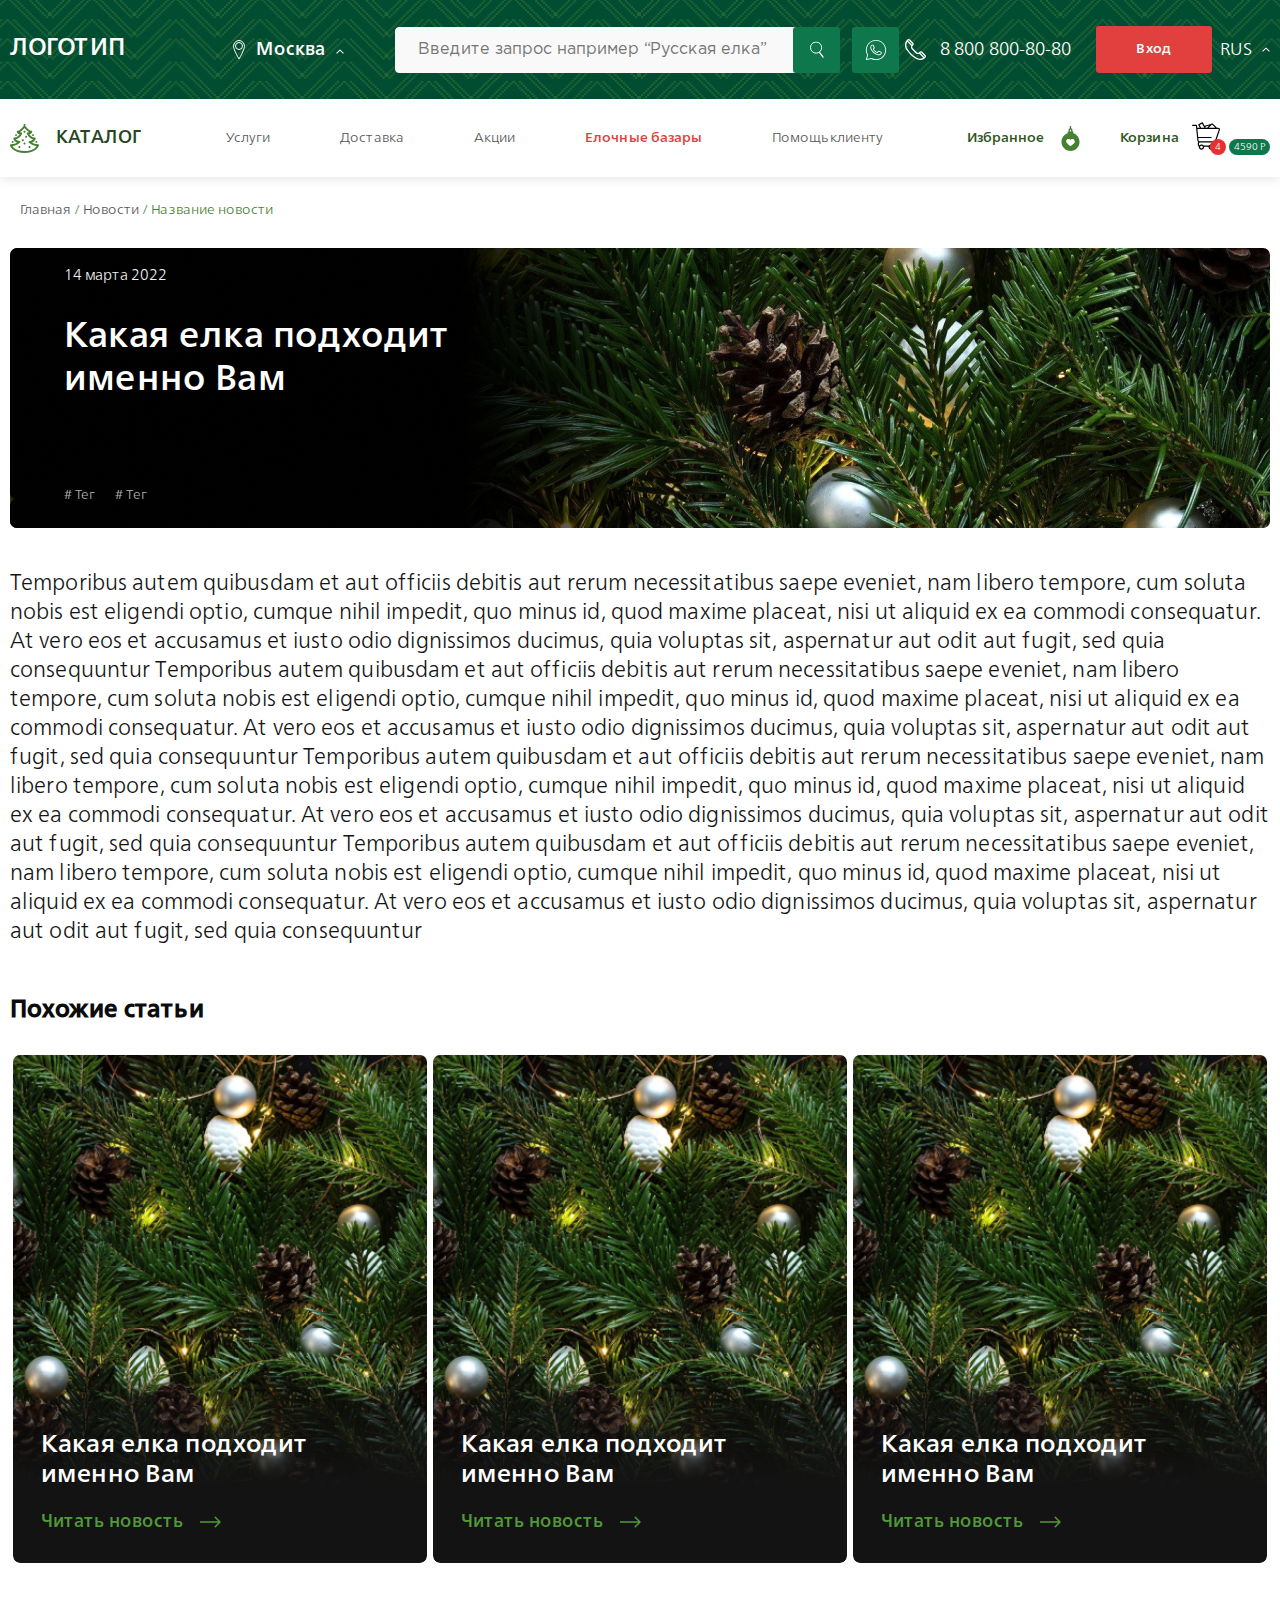
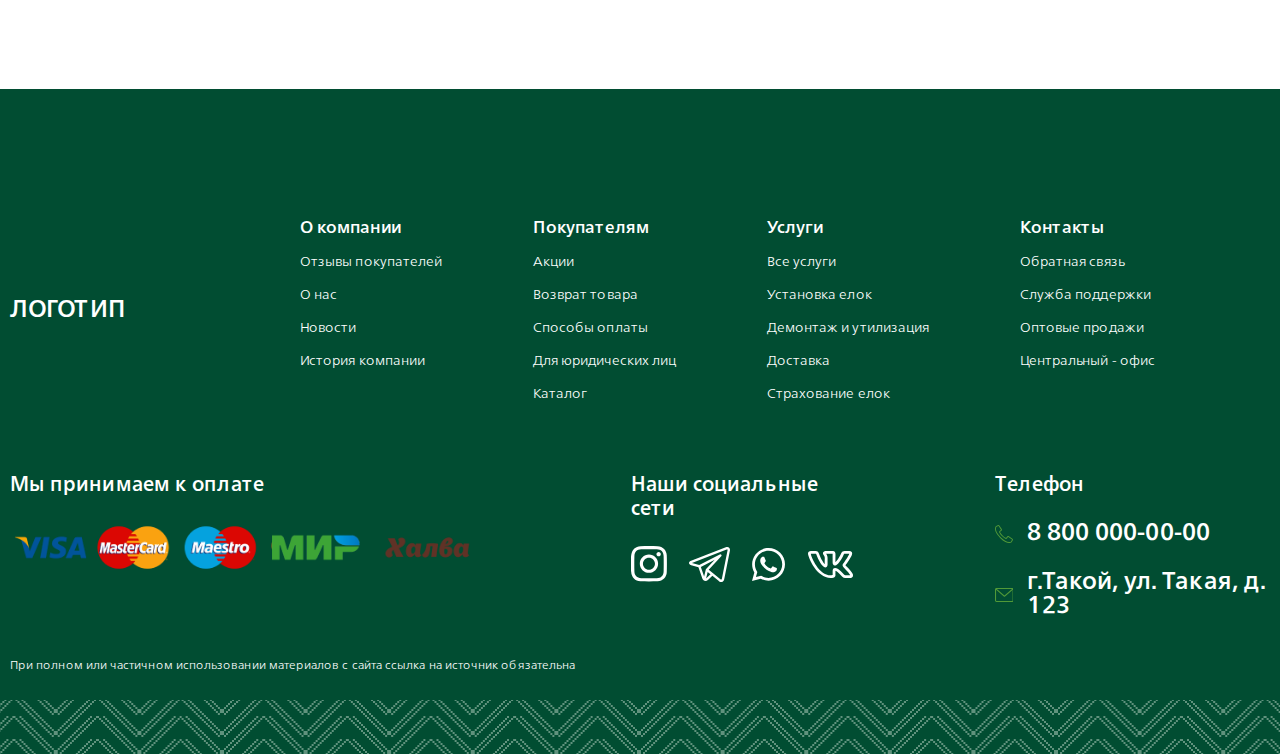
<file: blog-item.html>
<!DOCTYPE html>
<html lang="en">
	<head>
		<meta charset="UTF-8" />
		<title>Main</title>
		<meta
			name="viewport"
			content="width=device-width, initial-scale=1, maximum-scale=1, minimum-scale=1, user-scalable=no"
		/>
		<link rel="stylesheet" href="css/vendor.css" />
		<link rel="stylesheet" href="css/style.css" />
	</head>
	<body>
		<div class="header">
			<div class="container flex acenter jbetween">
				<a href="#" class="header__logo logo"> ЛОГОТИП </a>
				<a href="#" class="header__city flex acenter">
					<svg
						width="12"
						height="20"
						viewBox="0 0 12 20"
						fill="none"
						xmlns="http://www.w3.org/2000/svg"
					>
						<path
							d="M11.5 6.38298C11.5 7.16126 11.1589 8.37505 10.5967 9.81612C10.0425 11.2368 9.30042 12.8127 8.55389 14.2877C7.80811 15.7611 7.06178 17.1261 6.50159 18.1232C6.31 18.4642 6.1403 18.7619 6 19.006C5.8597 18.7619 5.69 18.4642 5.49841 18.1232C4.93822 17.1261 4.19189 15.7611 3.44611 14.2877C2.69958 12.8127 1.95754 11.2368 1.40331 9.81612C0.84111 8.37505 0.5 7.16126 0.5 6.38298C0.5 3.1043 2.99113 0.5 6 0.5C9.00887 0.5 11.5 3.1043 11.5 6.38298Z"
							stroke="white"
						/>
						<circle cx="6" cy="6" r="3.5" stroke="white" />
					</svg>
					<span>Москва</span>
					<svg
						width="8"
						height="5"
						viewBox="0 0 8 5"
						fill="none"
						xmlns="http://www.w3.org/2000/svg"
					>
						<path
							d="M4.35355 0.646447C4.15829 0.451185 3.84171 0.451185 3.64645 0.646447L0.464466 3.82843C0.269204 4.02369 0.269204 4.34027 0.464466 4.53553C0.659728 4.7308 0.976311 4.7308 1.17157 4.53553L4 1.70711L6.82843 4.53553C7.02369 4.7308 7.34027 4.7308 7.53553 4.53553C7.7308 4.34027 7.7308 4.02369 7.53553 3.82843L4.35355 0.646447ZM4.5 2L4.5 1L3.5 1L3.5 2L4.5 2Z"
							fill="white"
						/>
					</svg>
				</a>
				<div class="header__buttons flex acenter">
					<div class="header__buttons-search header__search">
						<input type="text" name="s" placeholder="Введите запрос например “Русская елка”" />
						<button class="header__buttons-button">
							<svg
								width="14"
								height="17"
								viewBox="0 0 14 17"
								fill="none"
								xmlns="http://www.w3.org/2000/svg"
							>
								<circle cx="6.08181" cy="6.08181" r="5.58181" stroke="white" />
								<path
									d="M9.875 10.1362L13.6011 15.2288C13.8215 15.53 13.756 15.9528 13.4548 16.1732C13.1536 16.3936 12.7308 16.3281 12.5104 16.0269L8.78427 10.9343L9.875 10.1362Z"
									fill="white"
								/>
							</svg>
						</button>
					</div>
					<a class="header__buttons-button">
						<svg
							width="22"
							height="22"
							viewBox="0 0 22 22"
							fill="none"
							xmlns="http://www.w3.org/2000/svg"
						>
							<path
								d="M10.9999 0.880005C5.41608 0.880005 0.879883 5.4162 0.879883 11C0.879883 12.7948 1.37211 14.4698 2.19301 15.932L0.896211 20.5614C0.875493 20.6355 0.874557 20.7137 0.893496 20.7883C0.912435 20.8628 0.950587 20.9311 1.00415 20.9863C1.05771 21.0415 1.12481 21.0817 1.19875 21.1029C1.2727 21.1241 1.35091 21.1256 1.42559 21.1071L6.2527 19.9109C7.67112 20.6681 9.28062 21.12 10.9999 21.12C16.5837 21.12 21.1199 16.5838 21.1199 11C21.1199 5.4162 16.5837 0.880005 10.9999 0.880005ZM10.9999 1.76C16.1081 1.76 20.2399 5.89181 20.2399 11C20.2399 16.1082 16.1081 20.24 10.9999 20.24C9.36221 20.24 7.82842 19.813 6.49504 19.067C6.39752 19.0125 6.28292 18.9971 6.17449 19.024L1.94723 20.0716L3.08074 16.0273C3.09696 15.9702 3.10144 15.9104 3.09391 15.8514C3.08638 15.7925 3.06699 15.7357 3.03691 15.6845C2.22659 14.3104 1.75988 12.7117 1.75988 11C1.75988 5.89181 5.89169 1.76 10.9999 1.76ZM7.32262 5.72001C7.04056 5.72001 6.63774 5.82494 6.30684 6.18149C6.10808 6.39565 5.27988 7.20259 5.27988 8.62125C5.27988 10.1003 6.3057 11.3766 6.42973 11.5406H6.43059V11.5414C6.41882 11.5259 6.58802 11.771 6.81387 12.0648C7.03972 12.3586 7.35554 12.7444 7.7523 13.1622C8.54583 13.9977 9.66153 14.9633 11.0463 15.5538C11.684 15.8254 12.1871 15.9893 12.5682 16.109C13.2746 16.3308 13.918 16.2971 14.4013 16.2259C14.763 16.1726 15.1609 15.9989 15.5546 15.7498C15.9482 15.5006 16.334 15.1909 16.5042 14.7202C16.6261 14.3828 16.688 14.071 16.7104 13.8145C16.7216 13.6862 16.7231 13.5729 16.7147 13.4681C16.7064 13.3633 16.7153 13.283 16.6176 13.1227C16.4128 12.7863 16.1808 12.7775 15.9387 12.6577C15.8042 12.5912 15.4213 12.4042 15.0372 12.2212C14.6536 12.0384 14.3214 11.8765 14.1168 11.8035C13.9876 11.757 13.8298 11.6901 13.6021 11.7159C13.3744 11.7416 13.1495 11.9059 13.0186 12.1C12.8945 12.284 12.3949 12.8737 12.2425 13.047C12.2405 13.0458 12.2537 13.0519 12.1936 13.0221C12.0052 12.9289 11.7748 12.8496 11.4339 12.6698C11.0929 12.4899 10.6665 12.2244 10.1998 11.813V11.8121C9.50522 11.2006 9.01868 10.4329 8.8652 10.175C8.87554 10.1627 8.86397 10.1776 8.88582 10.1561L8.88668 10.1552C9.04355 10.0007 9.18257 9.81619 9.30004 9.68086C9.4666 9.48899 9.5401 9.31984 9.61973 9.1618C9.77842 8.84684 9.69006 8.50025 9.59824 8.3179V8.31704C9.60458 8.32965 9.54857 8.20607 9.48824 8.06352C9.42774 7.92056 9.35061 7.73522 9.26824 7.53758C9.1035 7.14231 8.91957 6.69897 8.8102 6.4393V6.43844C8.68134 6.13259 8.50702 5.91224 8.2791 5.80594C8.05119 5.69964 7.84982 5.72986 7.84168 5.72946H7.84082C7.67818 5.72196 7.4997 5.72001 7.32262 5.72001ZM7.32262 6.6C7.49225 6.6 7.6595 6.60207 7.79957 6.6086C7.94367 6.61578 7.93471 6.61637 7.90699 6.60344C7.87884 6.59031 7.91704 6.58605 7.99895 6.78047C8.10605 7.03473 8.29088 7.47967 8.45613 7.87618C8.53876 8.07443 8.61609 8.26048 8.67785 8.40641C8.73961 8.55234 8.77308 8.63381 8.81191 8.71149V8.71235L8.81277 8.71321C8.85085 8.78834 8.84748 8.74024 8.83426 8.76649C8.74141 8.95077 8.72881 8.99602 8.63488 9.10422C8.49187 9.26897 8.346 9.4527 8.26879 9.52876C8.20124 9.59512 8.07935 9.6985 8.00324 9.90086C7.92702 10.1035 7.96259 10.3816 8.08488 10.5892C8.2477 10.8656 8.78422 11.7389 9.61801 12.473C10.1431 12.9359 10.6323 13.2422 11.0231 13.4484C11.4139 13.6545 11.7322 13.7749 11.8034 13.8102C11.9725 13.8939 12.1574 13.9589 12.3723 13.9331C12.5872 13.9072 12.7725 13.7768 12.8905 13.6434L12.8914 13.6426C13.0484 13.4646 13.5149 12.9319 13.7387 12.6036C13.7482 12.6069 13.7451 12.6043 13.8195 12.6311V12.632H13.8204C13.8543 12.6441 14.2798 12.8345 14.6591 13.0152C15.0384 13.196 15.4234 13.3839 15.5486 13.4458C15.7291 13.5351 15.8144 13.5933 15.8364 13.5936C15.8379 13.6323 15.8394 13.6743 15.8339 13.738C15.8184 13.9147 15.7712 14.1593 15.6766 14.4212C15.6303 14.5494 15.3889 14.8138 15.0845 15.0064C14.7801 15.199 14.4096 15.3351 14.2724 15.3553C13.8598 15.4161 13.37 15.4383 12.8321 15.2694C12.4591 15.1523 11.994 15.0007 11.3918 14.7443C10.1704 14.2234 9.13234 13.3371 8.39082 12.5563C8.02006 12.166 7.72301 11.8026 7.51168 11.5277C7.30074 11.2533 7.20864 11.1105 7.13184 11.0095L7.13098 11.0086C6.99465 10.8283 6.15988 9.66718 6.15988 8.62125C6.15988 7.51432 6.67402 7.08024 6.95223 6.78047C7.09828 6.6231 7.25795 6.6 7.32262 6.6Z"
								fill="white"
							/>
						</svg>
					</a>
				</div>
				<a href="#" class="header__phone flex acenter">
					<svg
						width="21"
						height="21"
						viewBox="0 0 21 21"
						fill="none"
						xmlns="http://www.w3.org/2000/svg"
					>
						<path
							d="M20.448 16.0101L17.2497 12.8118C16.5149 12.0769 15.3192 12.077 14.5844 12.8118L14.162 13.2343C13.8356 13.5607 13.4016 13.7405 12.94 13.7405C12.4783 13.7405 12.0444 13.5607 11.718 13.2343L7.76534 9.28156C7.43892 8.95514 7.25912 8.52122 7.25912 8.05956C7.25912 7.5979 7.43892 7.16398 7.76534 6.83756L8.1878 6.4151C8.92266 5.68031 8.92266 4.48462 8.1878 3.74983L4.98933 0.551512C4.25454 -0.183349 3.05885 -0.183349 2.32406 0.551512C-0.377917 3.25341 -0.770301 7.50171 1.39094 10.6529C3.80849 14.1779 6.82166 17.191 10.3466 19.6085C11.7082 20.5425 13.2745 20.9996 14.8326 20.9995C16.8802 20.9995 18.9136 20.2098 20.448 18.6755C20.8039 18.3195 21 17.8462 21 17.3428C21 16.8394 20.804 16.3661 20.448 16.0101ZM3.28357 1.51087C3.38323 1.41129 3.51576 1.35641 3.65673 1.35641C3.79771 1.35641 3.93023 1.41129 4.02989 1.51095L7.22822 4.70926C7.32788 4.80892 7.38276 4.94145 7.38276 5.08242C7.38276 5.2234 7.32788 5.35585 7.22822 5.45558L7.03787 5.64593L3.09745 1.70552C3.15813 1.63971 3.21987 1.57465 3.28357 1.51087ZM11.1141 18.4895C7.7275 16.1668 4.83268 13.272 2.50996 9.8854C1.03451 7.73412 0.995915 4.96678 2.27861 2.80577L6.20214 6.7293C6.00591 7.1394 5.90203 7.59149 5.90203 8.05956C5.90203 8.88368 6.22294 9.65842 6.80568 10.2411L10.7583 14.1937C11.341 14.7764 12.1158 15.0974 12.9398 15.0974C13.4079 15.0974 13.86 14.9935 14.2701 14.7972L18.1937 18.7208C16.0328 20.0035 13.2654 19.965 11.1141 18.4895ZM19.4885 17.7159C19.4247 17.7797 19.3597 17.8414 19.2939 17.902L15.3535 13.9616L15.5439 13.7712C15.6435 13.6716 15.7761 13.6167 15.917 13.6167C16.058 13.6167 16.1905 13.6716 16.2902 13.7712L19.4885 16.9696C19.6942 17.1753 19.6942 17.5102 19.4885 17.7159Z"
							fill="white"
						/>
					</svg>
					<span>8 800 800-80-80</span>
				</a>
				<div class="header__last flex acenter">
					<a href="#" class="header__last-login">Вход</a>
					<div class="header__last-lang flex acenter">
						<span>RUS</span>
						<svg
							width="8"
							height="5"
							viewBox="0 0 8 5"
							fill="none"
							xmlns="http://www.w3.org/2000/svg"
						>
							<path
								d="M4.35355 0.646447C4.15829 0.451185 3.84171 0.451185 3.64645 0.646447L0.464466 3.82843C0.269204 4.02369 0.269204 4.34027 0.464466 4.53553C0.659728 4.7308 0.976311 4.7308 1.17157 4.53553L4 1.70711L6.82843 4.53553C7.02369 4.7308 7.34027 4.7308 7.53553 4.53553C7.7308 4.34027 7.7308 4.02369 7.53553 3.82843L4.35355 0.646447ZM4.5 2L4.5 1L3.5 1L3.5 2L4.5 2Z"
								fill="white"
							/>
						</svg>
					</div>
				</div>
			</div>
		</div>

		<div class="subheader">
			<div class="container flex acenter jbetween">
				<a href="#" class="subheader__logo logo"> ЛОГО </a>
				<a href="#" class="subheader__catalog flex acenter">
					<svg
						width="29"
						height="29"
						viewBox="0 0 29 29"
						fill="none"
						xmlns="http://www.w3.org/2000/svg"
					>
						<path
							d="M28.7883 20.6501C28.6014 20.4106 28.3146 20.2708 28.011 20.2708C25.4741 20.2708 23.3776 19.3297 22.008 18.4862C24.3542 17.6865 25.3774 15.8069 25.6 14.6933C25.658 14.4036 25.583 14.1032 25.3957 13.8747C25.2084 13.6463 24.9285 13.5138 24.6331 13.5138C21.7525 13.5138 20.1386 11.5988 19.3739 10.2959C22.2039 9.78337 22.2415 7.8379 22.2415 7.74312C22.2415 7.19845 21.8 6.75693 21.2553 6.75693C19.4948 6.75693 17.732 4.75564 16.4448 3.29429C15.9481 2.73048 15.5191 2.24379 15.1335 1.92012C15.0931 1.886 15.0502 1.85661 15.0061 1.82999C15.075 1.78896 15.1396 1.74044 15.1966 1.68344C15.38 1.49991 15.4856 1.24547 15.4856 0.986197C15.4856 0.726728 15.3801 0.47229 15.1966 0.288956C15.013 0.105523 14.7596 0 14.4992 0C14.2398 0 13.9854 0.105523 13.802 0.288956C13.6185 0.47229 13.513 0.726728 13.513 0.986197C13.513 1.24547 13.6184 1.49991 13.802 1.68344C13.8594 1.74044 13.9241 1.78896 13.9929 1.83018C13.9488 1.85661 13.9059 1.8862 13.8655 1.92012C13.4801 2.2435 13.0513 2.73029 12.5549 3.2939C11.2676 4.75534 9.50452 6.75703 7.74377 6.75703C7.19919 6.75703 6.75757 7.19855 6.75757 7.74322C6.75757 7.838 6.79505 9.78347 9.62504 10.296C8.85985 11.5998 7.24613 13.5139 4.36615 13.5139C4.07068 13.5139 3.7908 13.6464 3.60352 13.8748C3.41624 14.1032 3.34119 14.4037 3.39918 14.6934C3.62206 15.8081 4.64672 17.6902 6.99801 18.4885C5.63361 19.3314 3.5403 20.2708 0.988128 20.2708C0.684478 20.2708 0.397692 20.4106 0.210808 20.6501C0.0239239 20.8893 -0.0422498 21.2016 0.031419 21.496C0.0516361 21.5771 0.551638 23.5023 2.65519 25.3725C5.3627 27.7796 9.34772 29 14.4996 29C19.6515 29 23.6365 27.7796 26.344 25.3725C28.4476 23.5023 28.9476 21.5772 28.9678 21.496C29.0414 21.2015 28.9753 20.8892 28.7883 20.6501ZM14.4995 27.0276C9.98441 27.0276 6.37858 25.9778 4.07206 23.9914C3.31486 23.3394 2.81151 22.6829 2.48547 22.153C7.05323 21.6029 9.99476 18.7112 10.1302 18.5758C10.4121 18.2938 10.4964 17.8697 10.3438 17.5012C10.1911 17.1328 9.83155 16.8924 9.43273 16.8924C7.95225 16.8924 6.81743 16.4625 6.05994 15.6146C5.98124 15.5265 5.91033 15.4379 5.84682 15.3504C7.60866 15.0186 9.1636 14.0834 10.4017 12.5976C11.563 11.2038 12.0379 9.80329 12.0575 9.74431C12.1577 9.44362 12.1073 9.11315 11.9219 8.85575C11.7365 8.59865 11.4389 8.44628 11.1219 8.44628C10.5137 8.44628 10.0509 8.38622 9.70206 8.29776C11.4518 7.5304 12.8989 5.88769 14.0352 4.59775C14.1953 4.41589 14.3521 4.23798 14.4998 4.07457C14.6476 4.23808 14.8045 4.41629 14.9648 4.59814C16.1007 5.8875 17.5467 7.52922 19.2955 8.29697C18.9563 8.38326 18.4967 8.44628 17.8776 8.44628C17.5606 8.44628 17.263 8.59865 17.0776 8.85575C16.8922 9.11305 16.8418 9.44362 16.942 9.74431C16.9616 9.80329 17.4365 11.2038 18.5977 12.5976C19.8362 14.084 21.3916 15.0192 23.1542 15.3508C22.6231 16.0683 21.5759 16.8924 19.5666 16.8924C19.1678 16.8924 18.8082 17.1328 18.6555 17.5012C18.5029 17.8697 18.5872 18.2938 18.8691 18.5758C19.0047 18.7114 21.9496 21.6059 26.521 22.154C25.4513 23.8962 22.426 27.0276 14.4995 27.0276Z"
							fill="#478033"
						/>
						<path
							d="M6.05553 12.1075C6.3149 12.1075 6.56934 12.002 6.75268 11.8186C6.93611 11.6352 7.04173 11.3808 7.04173 11.1213C7.04173 10.8619 6.93621 10.6074 6.75268 10.4241C6.56934 10.2408 6.3149 10.1351 6.05553 10.1351C5.79508 10.1351 5.54173 10.2407 5.35829 10.4241C5.17387 10.6074 5.06934 10.8619 5.06934 11.1213C5.06934 11.3808 5.17387 11.6352 5.35829 11.8186C5.54173 12.0019 5.79518 12.1075 6.05553 12.1075Z"
							fill="#478033"
						/>
						<path
							d="M16.1888 11.8245C15.9284 11.8245 15.675 11.9298 15.4916 12.1134C15.3082 12.2968 15.2026 12.5512 15.2026 12.8107C15.2026 13.0709 15.3081 13.3253 15.4916 13.5077C15.675 13.6922 15.9295 13.7977 16.1888 13.7977C16.4482 13.7977 16.7026 13.6922 16.886 13.5077C17.0694 13.3244 17.175 13.0708 17.175 12.8107C17.175 12.5512 17.0695 12.2968 16.886 12.1134C16.7026 11.9299 16.4482 11.8245 16.1888 11.8245Z"
							fill="#478033"
						/>
						<path
							d="M14.4993 8.72885C14.7586 8.72885 15.0131 8.62422 15.1964 8.44088C15.3798 8.25637 15.4855 8.00311 15.4855 7.74364C15.4855 7.48319 15.3799 7.22993 15.1964 7.04542C15.0131 6.86208 14.7586 6.75745 14.4993 6.75745C14.2399 6.75745 13.9854 6.86208 13.802 7.04542C13.6186 7.22993 13.5131 7.48319 13.5131 7.74364C13.5131 8.00311 13.6185 8.25637 13.802 8.44088C13.9854 8.62422 14.2399 8.72885 14.4993 8.72885Z"
							fill="#478033"
						/>
						<path
							d="M13.5085 15.4921C13.3252 15.3076 13.0708 15.2031 12.8114 15.2031C12.552 15.2031 12.2976 15.3076 12.1142 15.4921C11.9307 15.6745 11.8252 15.929 11.8252 16.1893C11.8252 16.4486 11.9306 16.703 12.1142 16.8855C12.2976 17.07 12.552 17.1755 12.8114 17.1755C13.0708 17.1755 13.3252 17.07 13.5085 16.8855C13.692 16.7021 13.7976 16.4486 13.7976 16.1893C13.7975 15.9299 13.692 15.6754 13.5085 15.4921Z"
							fill="#478033"
						/>
						<path
							d="M14.4993 18.5809C14.2399 18.5809 13.9854 18.6865 13.802 18.8699C13.6186 19.0532 13.5131 19.3077 13.5131 19.5681C13.5131 19.8274 13.6185 20.0808 13.802 20.2654C13.9864 20.4487 14.2399 20.5543 14.4993 20.5543C14.7586 20.5543 15.0131 20.4488 15.1964 20.2654C15.3798 20.0808 15.4855 19.8274 15.4855 19.5681C15.4855 19.3077 15.3799 19.0532 15.1964 18.8699C15.0131 18.6865 14.7596 18.5809 14.4993 18.5809Z"
							fill="#478033"
						/>
						<path
							d="M18.869 23.6432C19.0525 23.8265 19.3069 23.9321 19.5663 23.9321C19.8256 23.9321 20.0801 23.8266 20.2634 23.6432C20.4468 23.4596 20.5525 23.2052 20.5525 22.9459C20.5525 22.6864 20.4469 22.432 20.2634 22.2487C20.0801 22.0653 19.8256 21.9597 19.5663 21.9597C19.3069 21.9597 19.0525 22.0652 18.869 22.2487C18.6856 22.432 18.5801 22.6864 18.5801 22.9459C18.5801 23.2062 18.6856 23.4596 18.869 23.6432Z"
							fill="#478033"
						/>
						<path
							d="M9.43298 21.9597C9.17361 21.9597 8.91917 22.0652 8.73476 22.2487C8.55132 22.432 8.4458 22.6864 8.4458 22.9459C8.4458 23.2052 8.55122 23.4596 8.73476 23.6432C8.91917 23.8265 9.17253 23.9321 9.43298 23.9321C9.69235 23.9321 9.94679 23.8266 10.1291 23.6432C10.3136 23.4596 10.4182 23.2052 10.4182 22.9459C10.4182 22.6864 10.3136 22.432 10.1291 22.2487C9.9458 22.0652 9.69235 21.9597 9.43298 21.9597Z"
							fill="#478033"
						/>
						<path
							d="M2.67663 18.8648C2.93698 18.8648 3.19043 18.7593 3.37377 18.5759C3.55819 18.3916 3.66371 18.1381 3.66371 17.8787C3.66371 17.6194 3.55819 17.3649 3.37377 17.1814C3.19043 16.9971 2.93688 16.8925 2.67663 16.8925C2.41716 16.8925 2.1638 16.9971 1.97939 17.1814C1.79595 17.3649 1.69043 17.6185 1.69043 17.8787C1.69043 18.1381 1.79585 18.3926 1.97939 18.5759C2.16292 18.7593 2.41726 18.8648 2.67663 18.8648Z"
							fill="#478033"
						/>
						<path
							d="M25.6244 18.5759C25.8078 18.7592 26.0623 18.8648 26.3217 18.8648C26.582 18.8648 26.8355 18.7593 27.0188 18.5759C27.2022 18.3926 27.3079 18.1381 27.3079 17.8787C27.3079 17.6194 27.2023 17.3649 27.0188 17.1814C26.8355 16.9971 26.5819 16.8925 26.3217 16.8925C26.0623 16.8925 25.8078 16.9971 25.6244 17.1814C25.441 17.3649 25.3354 17.6194 25.3354 17.8787C25.3354 18.1381 25.441 18.3926 25.6244 18.5759Z"
							fill="#478033"
						/>
						<path
							d="M22.2468 11.8186C22.4303 12.0019 22.6847 12.1075 22.9441 12.1075C23.2035 12.1075 23.4579 12.002 23.6412 11.8186C23.8247 11.6352 23.9303 11.3817 23.9303 11.1213C23.9303 10.8619 23.8248 10.6074 23.6412 10.4241C23.4579 10.2408 23.2035 10.1351 22.9441 10.1351C22.6847 10.1351 22.4303 10.2407 22.2468 10.4241C22.0634 10.6074 21.9579 10.8619 21.9579 11.1213C21.9579 11.3817 22.0634 11.6351 22.2468 11.8186Z"
							fill="#478033"
						/>
					</svg>
					<span>КАТАЛОГ</span>
				</a>
				<ul class="subheader__menu">
					<li>
						<a href="#">Услуги</a>
						<div class="subheader__menu-sub">
							<ul>
								<li><a href="#">Личный менеджер</a></li>
							</ul>
							<ul>
								<li><a href="#" class="_parent">Для срезанных деревьев</a></li>
								<li><a href="#">Доп. дерево на выбор</a></li>
								<li><a href="#">Доставка дедом морозом</a></li>
								<li><a href="#">Установка</a></li>
								<li><a href="#">Страховка елки</a></li>
								<li><a href="#">Демонтаж и утилизация</a></li>
							</ul>
							<ul>
								<li><a href="#" class="_parent">Для деревьев в емкости</a></li>
								<li><a href="#">Аренда елок в горшке</a></li>
								<li><a href="#">Посадка, уход</a></li>
								<li><a href="#">Ландшафтный дизайн</a></li>
							</ul>
						</div>
					</li>
					<li><a href="#">Доставка</a></li>
					<li><a href="#">Акции</a></li>
					<li>
						<a href="#"><b>Елочные базары</b></a>
					</li>
					<li><a href="#">Помощь клиенту</a></li>
				</ul>
				<a href="#" class="subheader__phone flex acenter">
					<svg
						width="21"
						height="21"
						viewBox="0 0 21 21"
						fill="none"
						xmlns="http://www.w3.org/2000/svg"
					>
						<path
							d="M20.448 16.0101L17.2497 12.8118C16.5149 12.0769 15.3192 12.077 14.5844 12.8118L14.162 13.2343C13.8356 13.5607 13.4016 13.7405 12.94 13.7405C12.4783 13.7405 12.0444 13.5607 11.718 13.2343L7.76534 9.28156C7.43892 8.95514 7.25912 8.52122 7.25912 8.05956C7.25912 7.5979 7.43892 7.16398 7.76534 6.83756L8.1878 6.41509C8.92266 5.68031 8.92266 4.48462 8.1878 3.74983L4.98933 0.551512C4.25454 -0.183349 3.05885 -0.183349 2.32406 0.551512C-0.377917 3.25341 -0.770301 7.50171 1.39094 10.6529C3.80849 14.1779 6.82166 17.191 10.3466 19.6085C11.7082 20.5425 13.2745 20.9996 14.8326 20.9995C16.8802 20.9995 18.9136 20.2098 20.448 18.6755C20.8039 18.3195 21 17.8462 21 17.3428C21 16.8394 20.804 16.3661 20.448 16.0101ZM3.28357 1.51087C3.38323 1.41129 3.51576 1.35641 3.65673 1.35641C3.79771 1.35641 3.93023 1.41129 4.02989 1.51095L7.22822 4.70926C7.32788 4.80893 7.38276 4.94145 7.38276 5.08242C7.38276 5.2234 7.32788 5.35585 7.22822 5.45559L7.03787 5.64593L3.09745 1.70552C3.15813 1.63971 3.21987 1.57465 3.28357 1.51087ZM11.1141 18.4895C7.7275 16.1668 4.83268 13.272 2.50996 9.8854C1.03451 7.73412 0.995915 4.96678 2.27861 2.80577L6.20214 6.7293C6.00591 7.1394 5.90203 7.59149 5.90203 8.05956C5.90203 8.88368 6.22294 9.65842 6.80568 10.2411L10.7583 14.1937C11.341 14.7764 12.1158 15.0974 12.9398 15.0974C13.4079 15.0974 13.86 14.9935 14.2701 14.7972L18.1937 18.7208C16.0328 20.0035 13.2654 19.965 11.1141 18.4895ZM19.4885 17.7159C19.4247 17.7797 19.3597 17.8414 19.2939 17.902L15.3535 13.9616L15.5439 13.7712C15.6435 13.6716 15.7761 13.6167 15.917 13.6167C16.058 13.6167 16.1905 13.6716 16.2902 13.7712L19.4885 16.9696C19.6942 17.1753 19.6942 17.5102 19.4885 17.7159Z"
							fill="#478033"
						/>
					</svg>
					<span>8 800 800-80-80</span>
				</a>
				<div class="subheader__buttons flex acenter">
					<a href="#" class="subheader__fav flex acenter">
						<span>Избранное</span>
						<svg
							width="25"
							height="25"
							viewBox="0 0 25 25"
							fill="none"
							xmlns="http://www.w3.org/2000/svg"
						>
							<path
								d="M15.351 7.37135V5.55801H14.5089V4.11537C14.5089 3.23712 14.0036 2.4883 13.1615 2.21015V0H11.8141V2.21015C11.0562 2.4883 10.4667 3.23712 10.4667 4.11537V5.55801H9.70881V7.34398C6.08768 8.52944 3.39895 12.0023 3.45698 16.0855C3.52729 21.0407 7.6451 25.0486 12.6005 24.9995C17.554 24.9504 21.5442 20.9194 21.5442 15.9541C21.5441 11.9591 18.9721 8.56918 15.351 7.37135ZM11.8141 4.11537C11.8141 3.93052 11.903 3.76294 12.0241 3.64108C12.146 3.76387 12.322 3.83999 12.5089 3.83999C12.6957 3.83999 12.8542 3.76387 12.9762 3.64108C13.0972 3.76286 13.1615 3.93044 13.1615 4.11537V5.55801H11.8141V4.11537ZM16.2353 16.7472C15.5206 17.8689 12.4226 20.0295 12.4226 20.0295C12.4226 20.0295 9.344 17.7353 8.67847 16.5837C8.01294 15.4322 8.40689 13.9592 9.55849 13.2937C10.5471 12.7223 11.7723 13.1418 12.5204 13.9412C13.3024 13.1749 14.5355 12.8085 15.4985 13.4221C16.6201 14.1368 16.95 15.6255 16.2353 16.7472Z"
								fill="#478033"
							/>
							<path
								d="M15.4986 13.4221C14.5355 12.8086 13.3025 13.1749 12.5205 13.9413C11.7723 13.1419 10.5472 12.7222 9.55857 13.2937C8.40705 13.9592 8.01302 15.4323 8.67855 16.5838C9.34408 17.7353 12.4227 20.0295 12.4227 20.0295C12.4227 20.0295 15.5207 17.869 16.2354 16.7473C16.9502 15.6255 16.6203 14.1368 15.4986 13.4221Z"
								fill="white"
							/>
						</svg>
					</a>
					<a href="#" class="subheader__cart flex acenter">
						<div class="subheader__cart-text">Корзина</div>
						<div class="subheader__cart-content flex">
							<div class="subheader__cart-icon">
								<svg
									width="28"
									height="28"
									viewBox="0 0 28 28"
									fill="none"
									xmlns="http://www.w3.org/2000/svg"
								>
									<path
										d="M5.3439 18.2605C5.4101 18.9125 5.76283 19.4973 6.26479 19.8923C5.9838 20.2229 5.81373 20.6505 5.81373 21.1173V22.8674C5.81373 23.6217 6.24909 24.2715 6.88723 24.5767C6.85108 24.751 6.83192 24.9315 6.83192 25.1164C6.83192 26.5794 8.02218 27.7697 9.48514 27.7697C10.9482 27.7697 12.1384 26.5794 12.1384 25.1164C12.1384 24.9965 12.1297 24.8786 12.1142 24.7629H16.4784C16.4629 24.8787 16.4541 24.9965 16.4541 25.1164C16.4541 26.5794 17.6444 27.7697 19.1074 27.7697C20.5703 27.7697 21.7606 26.5794 21.7606 25.1164C21.7606 23.6534 20.5703 22.4631 19.1074 22.4631C18.2199 22.4631 17.4334 22.9016 16.9514 23.5727H11.6411C11.1591 22.9016 10.3726 22.4631 9.48509 22.4631C8.63243 22.4631 7.87295 22.8679 7.38721 23.4949C7.1587 23.3782 7.0037 23.1417 7.0037 22.8674V21.1174C7.0037 20.7287 7.32011 20.4125 7.70905 20.4125C7.71087 20.4125 7.71263 20.4123 7.71444 20.4122C7.71807 20.4123 7.72169 20.4125 7.72526 20.4125H21.6386C22.789 20.4125 23.9806 19.5596 24.3514 18.4708L27.8869 8.0898C28.087 7.50244 28.0189 6.9102 27.7001 6.46492C27.3814 6.01964 26.8427 5.76421 26.2223 5.76421H24.9534L21.1295 1.92204C20.535 1.32765 19.5714 1.32249 18.9699 1.90594L12.5168 3.64174L10.7845 0.535696C10.6244 0.248702 10.2621 0.14584 9.97497 0.305829L6.51024 2.23816C6.37236 2.31501 6.27074 2.44355 6.22767 2.59538C6.18454 2.7472 6.20353 2.90991 6.28043 3.04774L7.79543 5.76415H6.36017C5.97746 5.76415 5.61696 5.86191 5.30435 6.0452L5.02336 3.23595C4.99293 2.93173 4.73693 2.70011 4.43124 2.70011H0.595071C0.266422 2.70011 0 2.96653 0 3.29518C0 3.62383 0.266422 3.89025 0.595071 3.89025H3.89273L5.3439 18.2605ZM19.1075 23.6532C19.9142 23.6532 20.5706 24.3096 20.5706 25.1163C20.5706 25.9231 19.9142 26.5795 19.1075 26.5795C18.3007 26.5795 17.6444 25.9231 17.6444 25.1163C17.6444 24.3095 18.3007 23.6532 19.1075 23.6532ZM9.4852 23.6532C10.2919 23.6532 10.9483 24.3096 10.9483 25.1163C10.9483 25.9231 10.2919 26.5795 9.4852 26.5795C8.67845 26.5795 8.02212 25.9231 8.02212 25.1163C8.02212 24.3095 8.67845 23.6532 9.4852 23.6532ZM20.2872 2.76256L23.2745 5.76415H16.7942L19.7947 2.76364C19.9307 2.62757 20.152 2.62757 20.2872 2.76256ZM17.2831 3.59215L15.1111 5.76415H13.7005L13.1145 4.71349L17.2831 3.59215ZM7.60959 2.98773L10.0349 1.6351L12.3378 5.76415H9.15808L7.60959 2.98773ZM26.7605 7.70601L23.225 18.087C23.019 18.6918 22.2777 19.2223 21.6388 19.2223H7.72543C7.13586 19.2223 6.58743 18.7268 6.52792 18.1404L6.31767 16.0665H19.1116C19.4402 16.0665 19.7066 15.8 19.7066 15.4714C19.7066 15.1427 19.4402 14.8763 19.1116 14.8763H6.19707L5.49284 7.92975C5.49284 7.92958 5.49284 7.92953 5.49284 7.92942L5.49273 7.92811C5.46592 7.6635 5.54254 7.41669 5.7086 7.23296C5.87097 7.05325 6.10236 6.95429 6.36017 6.95429H24.7007C24.7027 6.95435 24.7046 6.95458 24.7065 6.95458C24.7085 6.95458 24.7104 6.95435 24.7123 6.95429H26.2225C26.4576 6.95429 26.6388 7.0265 26.7326 7.15758C26.8265 7.28861 26.8363 7.4834 26.7605 7.70601Z"
										fill="black"
									/>
								</svg>
								<div class="subheader__cart-count">4</div>
							</div>
							<div class="subheader__cart-price">4590 Р</div>
						</div>
					</a>
				</div>
			</div>
		</div>

		<div class="catalogmenu">
			<div class="container">
				<div class="row">
					<div class="row__col _80">
						<div class="row">
							<div class="row__col _25">
								<ul class="catalogmenu__list">
									<li><a href="#" class="_parent">Елки срезанные</a></li>
									<li><a href="#">Ели</a></li>
									<li><a href="#">Пихты</a></li>
									<li><a href="#">Сосны</a></li>
								</ul>
							</div>
							<div class="row__col _25">
								<ul class="catalogmenu__list">
									<li><a href="#" class="_parent">Елки в декор горшках</a></li>
									<li><a href="#">Ели</a></li>
									<li><a href="#">Пихты</a></li>
									<li><a href="#">Сосны</a></li>
								</ul>
							</div>
							<div class="row__col _25">
								<ul class="catalogmenu__list">
									<li><a href="#" class="_parent">Венки</a></li>
									<li><a href="#">Заготовки</a></li>
									<li><a href="#">Дизайнерские</a></li>
								</ul>
							</div>
							<div class="row__col _25">
								<ul class="catalogmenu__list">
									<li><a href="#" class="_parent">Елки из лапника</a></li>
									<li><a href="#">Заготовки</a></li>
									<li><a href="#">Дизайнерские</a></li>
								</ul>
							</div>
							<div class="row__col _25">
								<ul class="catalogmenu__list">
									<li><a href="#" class="_parent">Елки в горшках</a></li>
									<li><a href="#">Заготовки</a></li>
									<li><a href="#">Дизайнерские</a></li>
								</ul>
							</div>
							<div class="row__col _25">
								<ul class="catalogmenu__list">
									<li><a href="#" class="_parent">Деревья для высадки</a></li>
									<li><a href="#">Заготовки</a></li>
									<li><a href="#">Дизайнерские</a></li>
								</ul>
							</div>
							<div class="row__col _25">
								<ul class="catalogmenu__list">
									<li><a href="#" class="_parent">Подставки, кашпо</a></li>
									<li><a href="#">Заготовки</a></li>
									<li><a href="#">Дизайнерские</a></li>
								</ul>
							</div>
							<div class="row__col _25">
								<ul class="catalogmenu__list">
									<li><a href="#" class="_parent">Искусственные елки</a></li>
									<li><a href="#">Заготовки</a></li>
									<li><a href="#">Дизайнерские</a></li>
								</ul>
							</div>
						</div>
					</div>
					<div class="row__col _20">
						<ul class="catalogmenu__list">
							<li><a href="#" class="_parent">Композиции, букеты</a></li>
							<li><a href="#" class="_parent">Новогодние цветы</a></li>
							<li><a href="#" class="_parent">Свечи, Светильники, Фонарики</a></li>
							<li><a href="#" class="_parent">Композиции, букеты</a></li>
							<li><a href="#" class="_parent">Гирлянды</a></li>
							<li><a href="#" class="_parent">Игрушки</a></li>
							<li><a href="#" class="_parent">Декор/ аксессуары</a></li>
							<li><a href="#" class="_parent">Лапник</a></li>
							<li><a href="#" class="_parent">Ёлки настольные</a></li>
						</ul>
					</div>
				</div>
			</div>
		</div>

		<div class="blog-s _in">
			<div class="container">
				<div class="services__header flex acenter">
					<div class="breadcrumbs">
						<span><a href="#">Главная</a> / <a href="#">Новости</a> / Название новости</span>
					</div>
				</div>
				<div
					class="blog-s__content"
					style="background-image: url(./img/blog-s-bg.png); z-index: -2"
				>
					<div class="blog-s__date">14 марта 2022</div>
					<h2 class="blog-s__main-title">Какая елка подходит именно Вам</h2>
					<div class="blog-s__tag-wrap">
						<div class="blog-s__tag"># Тег</div>
						<div class="blog-s__tag"># Тег</div>
					</div>
				</div>
				<p class="blog-s-descr">
					Temporibus autem quibusdam et aut officiis debitis aut rerum necessitatibus saepe eveniet,
					nam libero tempore, cum soluta nobis est eligendi optio, cumque nihil impedit, quo minus
					id, quod maxime placeat, nisi ut aliquid ex ea commodi consequatur. At vero eos et
					accusamus et iusto odio dignissimos ducimus, quia voluptas sit, aspernatur aut odit aut
					fugit, sed quia consequuntur Temporibus autem quibusdam et aut officiis debitis aut rerum
					necessitatibus saepe eveniet, nam libero tempore, cum soluta nobis est eligendi optio,
					cumque nihil impedit, quo minus id, quod maxime placeat, nisi ut aliquid ex ea commodi
					consequatur. At vero eos et accusamus et iusto odio dignissimos ducimus, quia voluptas
					sit, aspernatur aut odit aut fugit, sed quia consequuntur Temporibus autem quibusdam et
					aut officiis debitis aut rerum necessitatibus saepe eveniet, nam libero tempore, cum
					soluta nobis est eligendi optio, cumque nihil impedit, quo minus id, quod maxime placeat,
					nisi ut aliquid ex ea commodi consequatur. At vero eos et accusamus et iusto odio
					dignissimos ducimus, quia voluptas sit, aspernatur aut odit aut fugit, sed quia
					consequuntur Temporibus autem quibusdam et aut officiis debitis aut rerum necessitatibus
					saepe eveniet, nam libero tempore, cum soluta nobis est eligendi optio, cumque nihil
					impedit, quo minus id, quod maxime placeat, nisi ut aliquid ex ea commodi consequatur. At
					vero eos et accusamus et iusto odio dignissimos ducimus, quia voluptas sit, aspernatur aut
					odit aut fugit, sed quia consequuntur
				</p>
				<div class="articles__related">
					<div class="block__header">
						<h2 class="block__header-title">Похожие статьи</h2>
					</div>
					<div class="row _44">
						<div class="row__col _33">
							<a href="#" class="blog-item">
								<div class="blog-item__image">
									<img src="img/news/news-1.jpg" alt="" />
								</div>
								<div class="blog-item__content">
									<div class="blog-item__title">Какая елка подходит именно Вам</div>
									<div class="blog-item__text">
										<p>
											Temporibus autem quibusdam et aut officiis debitis aut rerum necessitatibus
											saepe eveniet, nam libero tempore, cum soluta nobis est eligendi optio, cumque
											nihil impedit, quo minus id, quod maxime placeat, nisi ut aliquid ex ea
											commodi consequatur. At vero eos et accusamus et iusto odio dignissimos
											ducimus, quia voluptas sit, aspernatur aut odit aut fugit, sed quia
											consequuntur Temporibus autem quibusdam et aut officiis debitis aut rerum
											necessitatibus saepe eveniet, nam libero tempore, cum soluta nobis est
											eligendi optio, cumque nihil impedit, quo minus id, quod maxime placeat, nisi
											ut aliquid ex ea commodi consequatur. At vero eos et accusamus et iusto odio
											dignissimos ducimus, quia voluptas sit, aspernatur aut odit aut fugit, sed
											quia consequuntur
										</p>
									</div>
									<div class="blog-item__link flex acenter">
										<span>Читать новость</span>
										<svg
											width="21"
											height="12"
											viewBox="0 0 21 12"
											fill="none"
											xmlns="http://www.w3.org/2000/svg"
										>
											<path
												d="M20.5303 6.53033C20.8232 6.23744 20.8232 5.76256 20.5303 5.46967L15.7574 0.696699C15.4645 0.403806 14.9896 0.403806 14.6967 0.696699C14.4038 0.989593 14.4038 1.46447 14.6967 1.75736L18.9393 6L14.6967 10.2426C14.4038 10.5355 14.4038 11.0104 14.6967 11.3033C14.9896 11.5962 15.4645 11.5962 15.7574 11.3033L20.5303 6.53033ZM0 6.75H20V5.25H0V6.75Z"
												fill="#519938"
											/>
										</svg>
									</div>
								</div>
							</a>
						</div>
						<div class="row__col _33">
							<a href="#" class="blog-item">
								<div class="blog-item__image">
									<img src="img/news/news-1.jpg" alt="" />
								</div>
								<div class="blog-item__content">
									<div class="blog-item__title">Какая елка подходит именно Вам</div>
									<div class="blog-item__text">
										<p>
											Temporibus autem quibusdam et aut officiis debitis aut rerum necessitatibus
											saepe eveniet, nam libero tempore, cum soluta nobis est eligendi optio, cumque
											nihil impedit, quo minus id, quod maxime placeat, nisi ut aliquid ex ea
											commodi consequatur. At vero eos et accusamus et iusto odio dignissimos
											ducimus, quia voluptas sit, aspernatur aut odit aut fugit, sed quia
											consequuntur Temporibus autem quibusdam et aut officiis debitis aut rerum
											necessitatibus saepe eveniet, nam libero tempore, cum soluta nobis est
											eligendi optio, cumque nihil impedit, quo minus id, quod maxime placeat, nisi
											ut aliquid ex ea commodi consequatur. At vero eos et accusamus et iusto odio
											dignissimos ducimus, quia voluptas sit, aspernatur aut odit aut fugit, sed
											quia consequuntur
										</p>
									</div>
									<div class="blog-item__link flex acenter">
										<span>Читать новость</span>
										<svg
											width="21"
											height="12"
											viewBox="0 0 21 12"
											fill="none"
											xmlns="http://www.w3.org/2000/svg"
										>
											<path
												d="M20.5303 6.53033C20.8232 6.23744 20.8232 5.76256 20.5303 5.46967L15.7574 0.696699C15.4645 0.403806 14.9896 0.403806 14.6967 0.696699C14.4038 0.989593 14.4038 1.46447 14.6967 1.75736L18.9393 6L14.6967 10.2426C14.4038 10.5355 14.4038 11.0104 14.6967 11.3033C14.9896 11.5962 15.4645 11.5962 15.7574 11.3033L20.5303 6.53033ZM0 6.75H20V5.25H0V6.75Z"
												fill="#519938"
											/>
										</svg>
									</div>
								</div>
							</a>
						</div>
						<div class="row__col _33">
							<a href="#" class="blog-item">
								<div class="blog-item__image">
									<img src="img/news/news-1.jpg" alt="" />
								</div>
								<div class="blog-item__content">
									<div class="blog-item__title">Какая елка подходит именно Вам</div>
									<div class="blog-item__text">
										<p>
											Temporibus autem quibusdam et aut officiis debitis aut rerum necessitatibus
											saepe eveniet, nam libero tempore, cum soluta nobis est eligendi optio, cumque
											nihil impedit, quo minus id, quod maxime placeat, nisi ut aliquid ex ea
											commodi consequatur. At vero eos et accusamus et iusto odio dignissimos
											ducimus, quia voluptas sit, aspernatur aut odit aut fugit, sed quia
											consequuntur Temporibus autem quibusdam et aut officiis debitis aut rerum
											necessitatibus saepe eveniet, nam libero tempore, cum soluta nobis est
											eligendi optio, cumque nihil impedit, quo minus id, quod maxime placeat, nisi
											ut aliquid ex ea commodi consequatur. At vero eos et accusamus et iusto odio
											dignissimos ducimus, quia voluptas sit, aspernatur aut odit aut fugit, sed
											quia consequuntur
										</p>
									</div>
									<div class="blog-item__link flex acenter">
										<span>Читать новость</span>
										<svg
											width="21"
											height="12"
											viewBox="0 0 21 12"
											fill="none"
											xmlns="http://www.w3.org/2000/svg"
										>
											<path
												d="M20.5303 6.53033C20.8232 6.23744 20.8232 5.76256 20.5303 5.46967L15.7574 0.696699C15.4645 0.403806 14.9896 0.403806 14.6967 0.696699C14.4038 0.989593 14.4038 1.46447 14.6967 1.75736L18.9393 6L14.6967 10.2426C14.4038 10.5355 14.4038 11.0104 14.6967 11.3033C14.9896 11.5962 15.4645 11.5962 15.7574 11.3033L20.5303 6.53033ZM0 6.75H20V5.25H0V6.75Z"
												fill="#519938"
											/>
										</svg>
									</div>
								</div>
							</a>
						</div>
					</div>
				</div>
			</div>
		</div>

		<footer class="footer">
			<div class="container">
				<div class="footer__top flex acenter">
					<a href="#" class="footer__logo logo">ЛОГОТИП</a>
					<div class="footer__top-right flex jbetween">
						<div class="footer__top-col">
							<div class="footer__top-subtitle">О компании</div>
							<ul class="footer__top-menu">
								<li><a href="#">Отзывы покупателей</a></li>
								<li><a href="#">О нас</a></li>
								<li><a href="#">Новости</a></li>
								<li><a href="#">История компании</a></li>
							</ul>
						</div>
						<div class="footer__top-col">
							<div class="footer__top-subtitle">Покупателям</div>
							<ul class="footer__top-menu">
								<li><a href="#">Акции</a></li>
								<li><a href="#">Возврат товара</a></li>
								<li><a href="#">Способы оплаты</a></li>
								<li><a href="#">Для юридических лиц</a></li>
								<li><a href="#">Каталог</a></li>
							</ul>
						</div>
						<div class="footer__top-col">
							<div class="footer__top-subtitle">Услуги</div>
							<ul class="footer__top-menu">
								<li><a href="#">Все услуги</a></li>
								<li><a href="#">Установка елок</a></li>
								<li><a href="#">Демонтаж и утилизация</a></li>
								<li><a href="#">Доставка</a></li>
								<li><a href="#">Страхование елок</a></li>
							</ul>
						</div>
						<div class="footer__top-col">
							<div class="footer__top-subtitle">Контакты</div>
							<ul class="footer__top-menu">
								<li><a href="#">Обратная связь</a></li>
								<li><a href="#">Служба поддержки</a></li>
								<li><a href="#">Оптовые продажи</a></li>
								<li><a href="#">Центральный - офис</a></li>
							</ul>
						</div>
					</div>
				</div>
				<div class="footer__bottom flex">
					<div class="footer__bottom-item footer__bottom-item--info">
						<div class="footer__bottom-title">Мы принимаем к оплате</div>
						<img src="img/payments-logo.png" alt="" />
					</div>

					<div class="footer__bottom-item footer__bottom-item--socials">
						<div class="footer__bottom-title">Наши социальные сети</div>
						<div class="footer__bottom-socials">
							<a href="#">
								<svg
									width="36"
									height="36"
									viewBox="0 0 36 36"
									fill="none"
									xmlns="http://www.w3.org/2000/svg"
								>
									<path
										d="M0 10.778C0.119001 9.93756 0.209668 9.09235 0.360925 8.25804C1.21834 3.53245 4.56387 0.317256 9.34743 0.152486C15.107 -0.0454129 20.884 -0.0558744 26.6426 0.151614C31.849 0.339051 35.6195 4.19415 35.7821 9.40228C35.9552 14.9325 35.9552 20.4763 35.7821 26.0066C35.6195 31.2147 31.8503 35.0694 26.6431 35.2572C20.8844 35.4652 15.1061 35.4704 9.34787 35.2542C4.14061 35.0585 0.540951 31.1946 0.192668 25.9787C0.162591 25.5275 0.0658209 25.0803 0 24.6313C0 20.0134 0 15.3955 0 10.778ZM17.9608 32.1706C20.5963 32.1706 23.2343 32.2495 25.8663 32.1523C29.9929 31.9993 32.5312 29.5365 32.6275 25.4137C32.747 20.2767 32.747 15.1326 32.6275 9.9951C32.5312 5.87323 29.9912 3.35286 25.8663 3.26525C20.6307 3.15453 15.3894 3.1554 10.1538 3.26525C6.06031 3.35112 3.51466 5.82049 3.4035 9.89702C3.26227 15.0991 3.26227 20.3102 3.4035 25.5123C3.51466 29.5884 6.06031 32.0006 10.1543 32.1523C12.7531 32.2491 15.3585 32.1706 17.9608 32.1706Z"
										fill="white"
									/>
									<path
										d="M17.956 8.55664C12.9021 8.55664 8.80469 12.6537 8.80469 17.7075C8.80469 22.7617 12.9021 26.8588 17.956 26.8588C23.0102 26.8588 27.1073 22.7617 27.1073 17.7075C27.1073 12.6537 23.0102 8.55664 17.956 8.55664ZM17.956 23.7081C14.6418 23.7081 11.9554 21.0216 11.9554 17.7075C11.9554 14.3933 14.6418 11.7069 17.956 11.7069C21.2701 11.7069 23.9566 14.3933 23.9566 17.7075C23.9566 21.0216 21.2701 23.7081 17.956 23.7081Z"
										fill="white"
									/>
									<path
										d="M29.819 8.13923C29.819 9.34145 28.8444 10.3161 27.6422 10.3161C26.44 10.3161 25.4648 9.34145 25.4648 8.13923C25.4648 6.93659 26.44 5.96191 27.6422 5.96191C28.8444 5.96191 29.819 6.93659 29.819 8.13923Z"
										fill="white"
									/>
								</svg>
							</a>
							<a href="#">
								<svg
									width="41"
									height="35"
									viewBox="0 0 41 35"
									fill="none"
									xmlns="http://www.w3.org/2000/svg"
								>
									<path
										d="M40.3668 0.958212C39.866 0.340235 39.1159 0 38.2545 0C37.7862 0 37.2901 0.0994193 36.7802 0.296048L2.07458 13.6634C0.232791 14.3726 -0.015263 15.4368 0.000689958 16.0081C0.016643 16.5793 0.32413 17.6278 2.20283 18.231C2.21409 18.2344 2.22535 18.2379 2.23662 18.2411L9.4355 20.3197L13.3287 31.5525C13.8595 33.0839 15.051 34.0352 16.4386 34.0352C17.3135 34.0352 18.174 33.6653 18.9272 32.9659L23.38 28.8291L29.8385 34.0762C29.8391 34.0768 29.84 34.0771 29.8407 34.0778L29.902 34.1276C29.9076 34.1321 29.9135 34.1368 29.9192 34.1412C30.6371 34.703 31.4206 34.9997 32.1861 35H32.1864C33.6819 35 34.8728 33.883 35.2197 32.1547L40.9061 3.8237C41.1345 2.68653 40.943 1.66898 40.3668 0.958212ZM11.8438 19.9249L25.7326 12.7657L17.0845 22.0376C16.9428 22.1894 16.8424 22.3753 16.793 22.5776L15.1254 29.3931L11.8438 19.9249ZM17.2997 31.1826C17.2422 31.236 17.1843 31.2836 17.1264 31.3275L18.6735 25.0051L21.4879 27.2917L17.2997 31.1826ZM38.5516 3.34238L32.8652 31.6737C32.8104 31.9448 32.6356 32.5757 32.1861 32.5757C31.964 32.5757 31.685 32.4536 31.3994 32.2317L24.081 26.2861C24.0801 26.2852 24.0788 26.2842 24.0776 26.2836L19.723 22.7456L32.2292 9.3372C32.6296 8.90797 32.6659 8.25054 32.3153 7.77901C31.9643 7.30747 31.3284 7.15913 30.8082 7.42741L10.2388 18.0302L2.94199 15.9238L37.637 2.5606C37.9301 2.44761 38.1347 2.42394 38.2545 2.42394C38.328 2.42394 38.4587 2.43277 38.5072 2.49306C38.571 2.57165 38.6524 2.8396 38.5516 3.34238Z"
										fill="white"
									/>
								</svg>
							</a>
							<a href="#">
								<svg
									width="33"
									height="33"
									viewBox="0 0 33 33"
									fill="none"
									xmlns="http://www.w3.org/2000/svg"
								>
									<path
										fill-rule="evenodd"
										clip-rule="evenodd"
										d="M28.192 4.79572C25.0898 1.70479 20.9642 0.00181274 16.569 0C7.51231 0 0.141467 7.33537 0.137824 16.3512C0.13661 19.2332 0.893123 22.0466 2.33106 24.5264L0 33L8.71042 30.726C11.1105 32.029 13.8125 32.7156 16.5623 32.7164H16.5692C25.6249 32.7164 32.9966 25.3804 33 16.3642C33.0018 11.9947 31.2943 7.88644 28.192 4.79572ZM16.569 29.9548H16.5633C14.1129 29.9538 11.7096 29.2984 9.61245 28.0603L9.11398 27.7656L3.94508 29.1151L5.32474 24.0996L4.99991 23.5854C3.6328 21.4214 2.9109 18.9202 2.91211 16.3522C2.91494 8.85848 9.04153 2.76182 16.5745 2.76182C20.2223 2.76302 23.6513 4.17858 26.2296 6.74764C28.808 9.3167 30.2271 12.7315 30.2259 16.3632C30.2227 23.8575 24.0965 29.9548 16.569 29.9548ZM24.0601 19.7754C23.6496 19.5708 21.6311 18.5826 21.2546 18.4461C20.8786 18.3097 20.6046 18.2418 20.3311 18.6507C20.0573 19.0596 19.2706 19.9801 19.031 20.2526C18.7914 20.5253 18.5522 20.5595 18.1415 20.3549C17.7309 20.1505 16.4081 19.7188 14.8398 18.3268C13.6195 17.2434 12.7956 15.9054 12.5559 15.4965C12.3167 15.0873 12.5539 14.8875 12.7361 14.6627C13.1805 14.1134 13.6255 13.5376 13.7623 13.2651C13.8994 12.9923 13.8308 12.7537 13.7279 12.5492C13.6255 12.3448 12.8045 10.3336 12.4624 9.5153C12.1289 8.7189 11.7907 8.82645 11.5385 8.81396C11.2993 8.80208 11.0255 8.79966 10.7517 8.79966C10.4781 8.79966 10.0332 8.90178 9.65677 9.31106C9.28054 9.72014 8.22005 10.7085 8.22005 12.7196C8.22005 14.7308 9.69118 16.6736 9.8964 16.9463C10.1016 17.2191 12.7915 21.3461 16.9098 23.1157C17.8894 23.5371 18.654 23.7882 19.2504 23.9766C20.234 24.2875 21.1287 24.2436 21.8363 24.1385C22.6252 24.0211 24.2651 23.15 24.6075 22.1956C24.9496 21.2411 24.9496 20.4232 24.8467 20.2526C24.7443 20.0822 24.4705 19.9801 24.0601 19.7754Z"
										fill="white"
									/>
								</svg>
							</a>
							<a href="#">
								<svg
									width="45"
									height="27"
									viewBox="0 0 45 27"
									fill="none"
									xmlns="http://www.w3.org/2000/svg"
								>
									<path
										d="M22.7716 27C29.2816 27 26.9603 23.0436 27.4628 21.906C27.4553 21.0564 27.4478 20.2392 27.4778 19.7424C27.8903 19.854 28.8634 20.3274 30.8734 22.203C33.9765 25.209 34.7696 27 37.2765 27H41.8908C43.3533 27 44.1145 26.4186 44.4951 25.9308C44.8626 25.4592 45.2226 24.6312 44.8289 23.3424C43.7995 20.2392 37.7958 14.8806 37.4227 14.3154C37.479 14.211 37.569 14.0724 37.6158 14.0004H37.6121C38.7971 12.4974 43.3195 5.9922 43.9851 3.3894C43.987 3.3858 43.9889 3.3804 43.9889 3.375C44.3489 2.187 44.0189 1.4166 43.6776 0.981C43.1639 0.3294 42.3464 0 41.2421 0H36.6277C35.0827 0 33.9109 0.747 33.3184 2.1096C32.3265 4.5306 29.5403 9.5094 27.4516 11.2716C27.3878 8.775 27.431 6.8688 27.4647 5.4522C27.5322 2.6892 27.7497 0 24.7629 0H17.5104C15.6392 0 13.8486 1.962 15.7873 4.2912C17.4823 6.3324 16.3967 7.47 16.7623 13.1328C15.3373 11.6658 12.8024 7.704 11.0099 2.6406C10.5074 1.2708 9.74614 0.00179987 7.60304 0.00179987H2.98872C1.11749 0.00179987 0 0.981 0 2.6208C0 6.3036 8.49178 27 22.7716 27ZM7.60304 2.7018C8.00991 2.7018 8.05116 2.7018 8.35303 3.5244C10.1886 8.7138 14.3061 16.3926 17.3136 16.3926C19.5729 16.3926 19.5729 14.1696 19.5729 13.3326L19.571 6.669C19.4473 4.464 18.611 3.366 18.0617 2.7L24.6391 2.7072C24.6429 2.7378 24.6016 10.0782 24.6579 11.8566C24.6579 14.382 26.7466 15.8292 30.0072 12.6612C33.4478 8.9334 35.8271 3.3606 35.9227 3.1338C36.0634 2.8098 36.1852 2.7 36.6277 2.7H41.2421H41.2608C41.2589 2.7054 41.2589 2.7108 41.257 2.7162C40.8352 4.6062 36.6708 10.629 35.2777 12.4992C35.2552 12.528 35.2346 12.5586 35.214 12.5892C34.6009 13.5504 34.1021 14.6124 35.2984 16.1064H35.3002C35.409 16.2324 35.6921 16.5276 36.1046 16.938C37.3871 18.2088 41.7858 22.554 42.1758 24.282C41.917 24.3216 41.6358 24.2928 37.2765 24.3018C36.3484 24.3018 35.6227 22.9698 32.8534 20.2878C30.3634 17.9622 28.7472 17.0118 27.2753 17.0118C24.4179 17.0118 24.626 19.2384 24.6522 21.9312C24.6616 24.8508 24.6429 23.9274 24.6635 24.111C24.4966 24.174 24.0185 24.3 22.7716 24.3C10.8749 24.3 3.12747 6.1722 2.82934 2.7072C2.93247 2.6982 4.35183 2.7036 7.60304 2.7018Z"
										fill="white"
									/>
								</svg>
							</a>
						</div>
					</div>
					<div class="footer__bottom-item">
						<div class="footer__bottom-title">Телефон</div>
						<a href="tel:+78008008080" class="footer__bottom-link">
							<svg
								width="18"
								height="18"
								viewBox="0 0 18 18"
								fill="none"
								xmlns="http://www.w3.org/2000/svg"
							>
								<path
									d="M17.4597 13.6489L13.8845 11.2666C13.3604 10.9184 12.6433 11.0356 12.2572 11.5321L11.216 12.8732C11.1333 12.9801 10.985 13.0111 10.8678 12.9456L10.6679 12.8353C10.0232 12.4836 9.21641 12.0458 7.58914 10.4151C5.96186 8.78778 5.52057 7.98104 5.16891 7.33634L5.05859 7.13638C4.99308 7.01916 5.02411 6.86746 5.13099 6.78472L6.46866 5.74354C6.96512 5.35741 7.07889 4.6403 6.73413 4.11626L4.35183 0.541086C3.99327 -0.000189515 3.27617 -0.15878 2.7211 0.172191L1.22829 1.06857C0.718038 1.37196 0.349144 1.85118 0.187106 2.42004C-0.364513 4.4231 0.0388583 7.87417 5.08272 12.918C6.91685 14.7522 8.68203 16.1105 10.3231 16.9517C11.678 17.6482 12.9674 17.9998 14.1465 17.9998H14.1706C14.6464 17.9998 15.1187 17.9378 15.5773 17.8136C16.1461 17.6551 16.6253 17.2862 16.9253 16.7759L17.8251 15.2831C18.1595 14.7246 18.0009 14.0075 17.4597 13.6489ZM4.2415 7.58801L4.34838 7.78108C4.73106 8.48095 5.20339 9.34975 6.92719 11.0736C8.651 12.7974 9.5198 13.2697 10.2197 13.6524L10.4127 13.7592C10.9299 14.0488 11.5953 13.9144 11.9538 13.4421L12.995 12.1044C13.0846 11.9906 13.2501 11.963 13.3708 12.0423L16.9425 14.4246C17.0666 14.5074 17.1046 14.6729 17.0253 14.8004L16.1289 16.2967C15.953 16.6001 15.6703 16.8173 15.3359 16.9138C14.9601 17.0172 14.5568 17.069 14.1396 17.069C11.7608 17.069 8.93715 15.4486 5.74466 12.2595C1.01798 7.5294 0.60082 4.43344 1.08693 2.66827C1.18347 2.3304 1.40067 2.04769 1.7075 1.87187L3.20032 0.975486C3.24514 0.947905 3.29341 0.934114 3.34512 0.934114C3.43821 0.934114 3.5244 0.978934 3.57611 1.05823L4.86897 3.00268L5.95497 4.63341C6.03426 4.75407 6.00668 4.91956 5.89636 5.0092L4.55868 6.05038C4.08636 6.40548 3.94845 7.07087 4.2415 7.58801Z"
									fill="#519938"
								/>
							</svg>
							<span>8 800 000-00-00</span>
						</a>
						<a href="#" class="footer__bottom-link">
							<svg
								width="22"
								height="18"
								viewBox="0 0 22 18"
								fill="none"
								xmlns="http://www.w3.org/2000/svg"
							>
								<path
									d="M20.3059 0.752441H1.69409C0.761181 0.752441 0 1.51362 0 2.44654V15.5537C0 16.4866 0.761181 17.2478 1.69409 17.2478H20.3059C21.2388 17.2478 22 16.4866 22 15.5537V2.44654C22 1.51362 21.2388 0.752441 20.3059 0.752441ZM20.0599 2.00561L11.116 9.65456L2.17215 2.00561H20.0599ZM20.7468 15.5537C20.7468 15.7951 20.5473 15.9946 20.3059 15.9946H1.69409C1.45274 15.9946 1.25316 15.7951 1.25316 15.5537V2.8689L10.7076 10.9541C10.7122 10.9588 10.7215 10.9634 10.7262 10.9681C10.7308 10.9727 10.7401 10.9773 10.7447 10.982C10.7586 10.9913 10.7679 11.0006 10.7819 11.0052C10.7865 11.0098 10.7911 11.0098 10.7958 11.0145C10.8143 11.0238 10.8329 11.033 10.8515 11.0423C10.8561 11.0423 10.8608 11.047 10.8654 11.047C10.8793 11.0516 10.8932 11.0609 10.9118 11.0655C10.9165 11.0655 10.9257 11.0702 10.9304 11.0702C10.9443 11.0748 10.9582 11.0795 10.9722 11.0795C10.9768 11.0795 10.9861 11.0841 10.9907 11.0841C11.0046 11.0887 11.0232 11.0887 11.0371 11.0934C11.0418 11.0934 11.0464 11.0934 11.0511 11.0934C11.0696 11.0934 11.0928 11.098 11.1114 11.098C11.13 11.098 11.1532 11.098 11.1717 11.0934C11.1764 11.0934 11.181 11.0934 11.1857 11.0934C11.1996 11.0934 11.2181 11.0887 11.2321 11.0841C11.2367 11.0841 11.246 11.0795 11.2506 11.0795C11.2646 11.0748 11.2785 11.0702 11.2924 11.0702C11.297 11.0702 11.3063 11.0655 11.311 11.0655C11.3249 11.0609 11.3388 11.0562 11.3574 11.047C11.362 11.047 11.3667 11.0423 11.3713 11.0423C11.3899 11.033 11.4084 11.0238 11.427 11.0145C11.4316 11.0098 11.4363 11.0098 11.4409 11.0052C11.4549 10.9959 11.4641 10.9913 11.4781 10.982C11.4827 10.9773 11.492 10.9727 11.4966 10.9681C11.5013 10.9634 11.5105 10.9588 11.5152 10.9541L20.7468 3.06848V15.5537Z"
									fill="#519938"
								/>
							</svg>
							<span>г.Такой, ул. Такая, д. 123</span>
						</a>
					</div>
				</div>
				<div class="footer__copyright">
					При полном или частичном использовании материалов с сайта ссылка на источник обязательна
				</div>
			</div>
		</footer>

		<script src="js/vendor.js"></script>
		<script src="js/main.js"></script>
	</body>
</html>
</file>
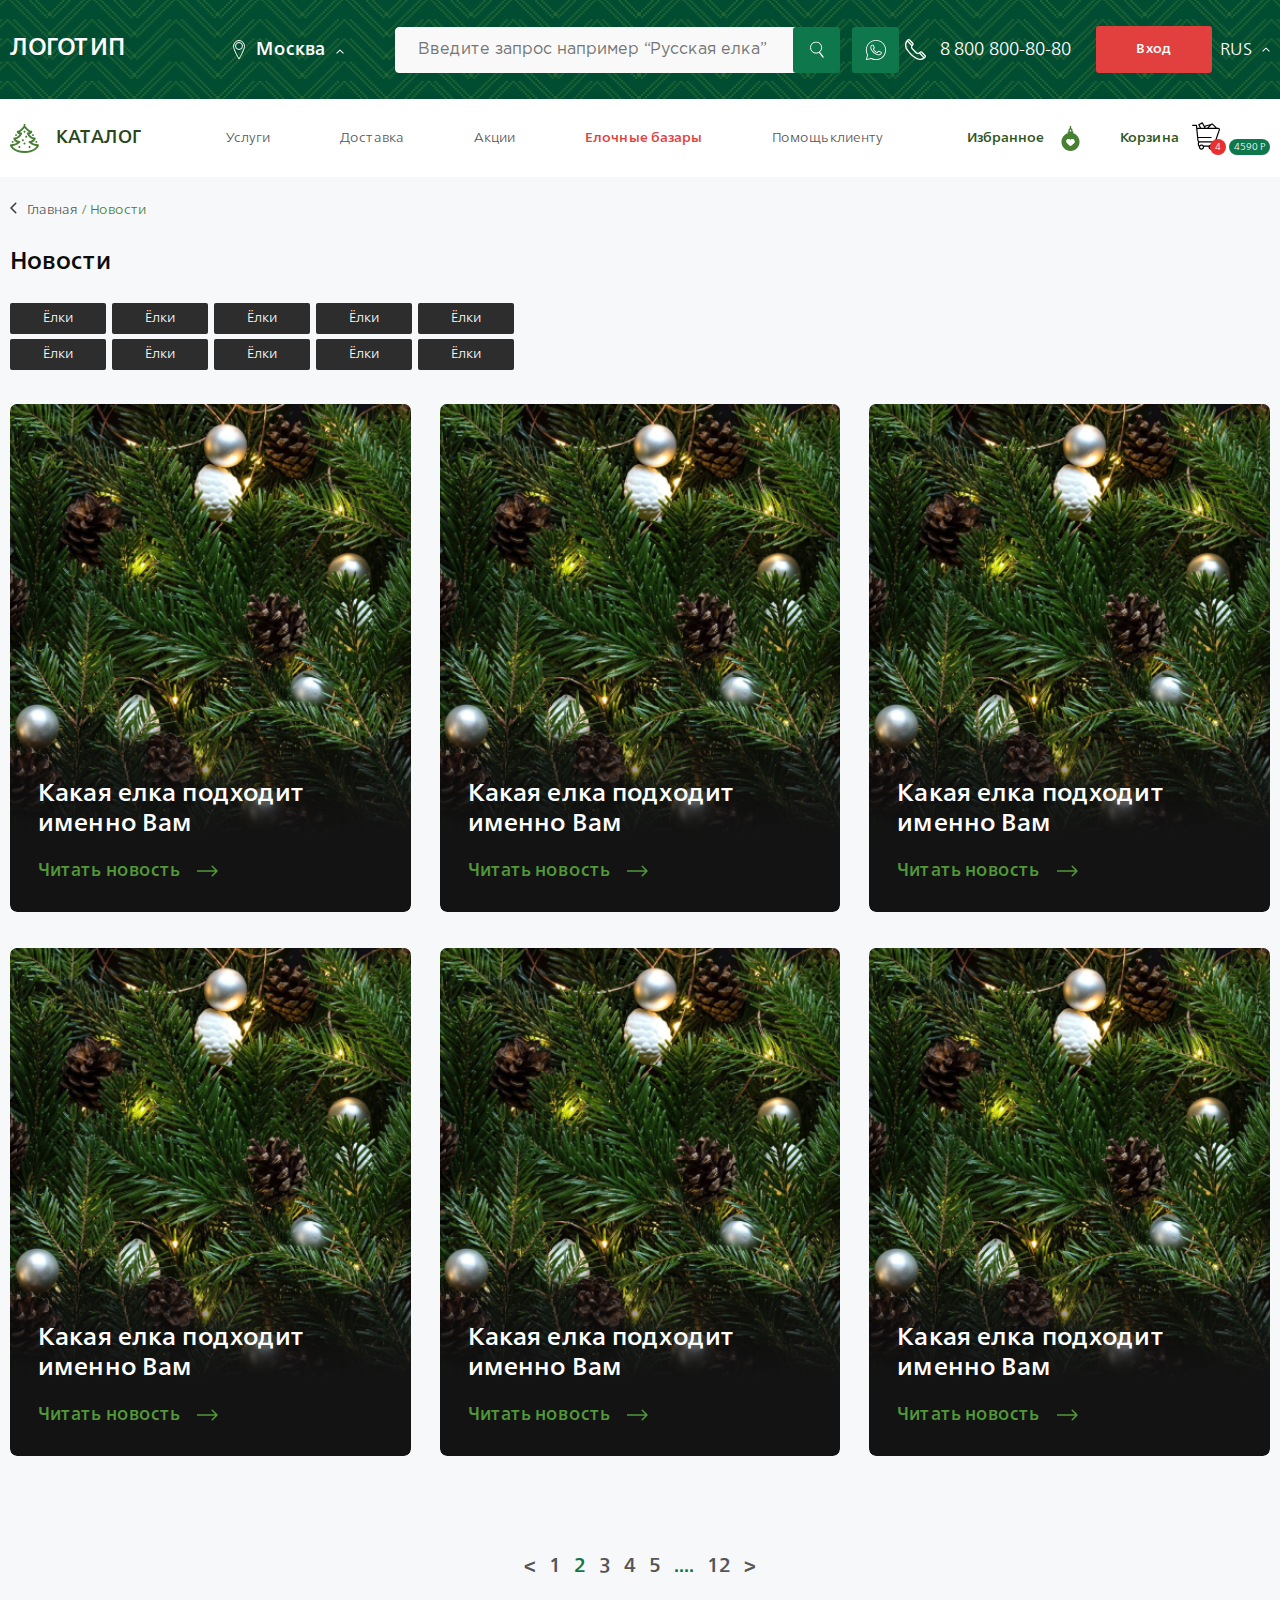
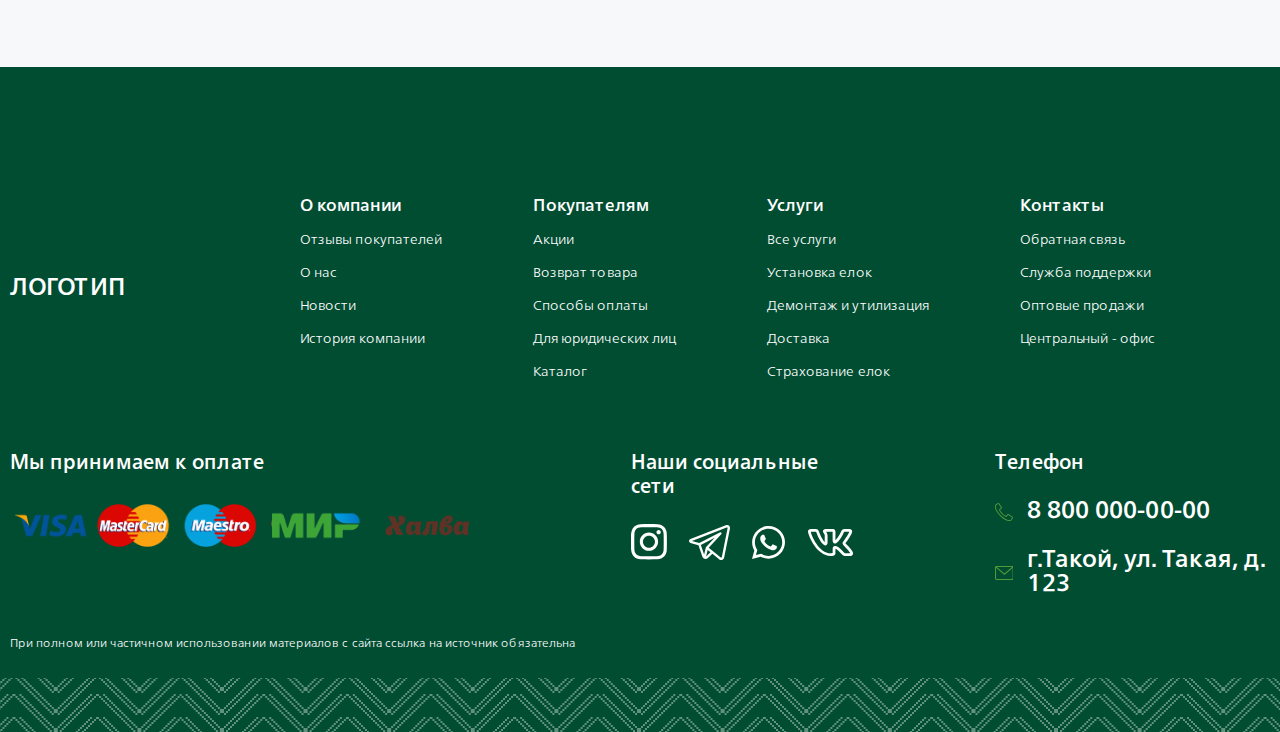
<file: blog.html>
<!DOCTYPE html>
<html lang="en">
	<head>
		<meta charset="UTF-8" />
		<title>Blog</title>
		<meta
			name="viewport"
			content="width=device-width, initial-scale=1, maximum-scale=1, minimum-scale=1, user-scalable=no"
		/>
		<link rel="stylesheet" href="css/vendor.css" />
		<link rel="stylesheet" href="css/style.css" />
	</head>
	<body>
		<div class="header">
			<div class="container flex acenter jbetween">
				<a href="#" class="header__logo logo"> ЛОГОТИП </a>
				<a href="#" class="header__city flex acenter">
					<svg
						width="12"
						height="20"
						viewBox="0 0 12 20"
						fill="none"
						xmlns="http://www.w3.org/2000/svg"
					>
						<path
							d="M11.5 6.38298C11.5 7.16126 11.1589 8.37505 10.5967 9.81612C10.0425 11.2368 9.30042 12.8127 8.55389 14.2877C7.80811 15.7611 7.06178 17.1261 6.50159 18.1232C6.31 18.4642 6.1403 18.7619 6 19.006C5.8597 18.7619 5.69 18.4642 5.49841 18.1232C4.93822 17.1261 4.19189 15.7611 3.44611 14.2877C2.69958 12.8127 1.95754 11.2368 1.40331 9.81612C0.84111 8.37505 0.5 7.16126 0.5 6.38298C0.5 3.1043 2.99113 0.5 6 0.5C9.00887 0.5 11.5 3.1043 11.5 6.38298Z"
							stroke="white"
						/>
						<circle cx="6" cy="6" r="3.5" stroke="white" />
					</svg>
					<span>Москва</span>
					<svg
						width="8"
						height="5"
						viewBox="0 0 8 5"
						fill="none"
						xmlns="http://www.w3.org/2000/svg"
					>
						<path
							d="M4.35355 0.646447C4.15829 0.451185 3.84171 0.451185 3.64645 0.646447L0.464466 3.82843C0.269204 4.02369 0.269204 4.34027 0.464466 4.53553C0.659728 4.7308 0.976311 4.7308 1.17157 4.53553L4 1.70711L6.82843 4.53553C7.02369 4.7308 7.34027 4.7308 7.53553 4.53553C7.7308 4.34027 7.7308 4.02369 7.53553 3.82843L4.35355 0.646447ZM4.5 2L4.5 1L3.5 1L3.5 2L4.5 2Z"
							fill="white"
						/>
					</svg>
				</a>
				<div class="header__buttons flex acenter">
					<div class="header__buttons-search header__search">
						<input
							type="text"
							name="s"
							placeholder="Введите запрос например “Русская елка”"
						/>
						<button class="header__buttons-button">
							<svg
								width="14"
								height="17"
								viewBox="0 0 14 17"
								fill="none"
								xmlns="http://www.w3.org/2000/svg"
							>
								<circle cx="6.08181" cy="6.08181" r="5.58181" stroke="white" />
								<path
									d="M9.875 10.1362L13.6011 15.2288C13.8215 15.53 13.756 15.9528 13.4548 16.1732C13.1536 16.3936 12.7308 16.3281 12.5104 16.0269L8.78427 10.9343L9.875 10.1362Z"
									fill="white"
								/>
							</svg>
						</button>
					</div>
					<a class="header__buttons-button">
						<svg
							width="22"
							height="22"
							viewBox="0 0 22 22"
							fill="none"
							xmlns="http://www.w3.org/2000/svg"
						>
							<path
								d="M10.9999 0.880005C5.41608 0.880005 0.879883 5.4162 0.879883 11C0.879883 12.7948 1.37211 14.4698 2.19301 15.932L0.896211 20.5614C0.875493 20.6355 0.874557 20.7137 0.893496 20.7883C0.912435 20.8628 0.950587 20.9311 1.00415 20.9863C1.05771 21.0415 1.12481 21.0817 1.19875 21.1029C1.2727 21.1241 1.35091 21.1256 1.42559 21.1071L6.2527 19.9109C7.67112 20.6681 9.28062 21.12 10.9999 21.12C16.5837 21.12 21.1199 16.5838 21.1199 11C21.1199 5.4162 16.5837 0.880005 10.9999 0.880005ZM10.9999 1.76C16.1081 1.76 20.2399 5.89181 20.2399 11C20.2399 16.1082 16.1081 20.24 10.9999 20.24C9.36221 20.24 7.82842 19.813 6.49504 19.067C6.39752 19.0125 6.28292 18.9971 6.17449 19.024L1.94723 20.0716L3.08074 16.0273C3.09696 15.9702 3.10144 15.9104 3.09391 15.8514C3.08638 15.7925 3.06699 15.7357 3.03691 15.6845C2.22659 14.3104 1.75988 12.7117 1.75988 11C1.75988 5.89181 5.89169 1.76 10.9999 1.76ZM7.32262 5.72001C7.04056 5.72001 6.63774 5.82494 6.30684 6.18149C6.10808 6.39565 5.27988 7.20259 5.27988 8.62125C5.27988 10.1003 6.3057 11.3766 6.42973 11.5406H6.43059V11.5414C6.41882 11.5259 6.58802 11.771 6.81387 12.0648C7.03972 12.3586 7.35554 12.7444 7.7523 13.1622C8.54583 13.9977 9.66153 14.9633 11.0463 15.5538C11.684 15.8254 12.1871 15.9893 12.5682 16.109C13.2746 16.3308 13.918 16.2971 14.4013 16.2259C14.763 16.1726 15.1609 15.9989 15.5546 15.7498C15.9482 15.5006 16.334 15.1909 16.5042 14.7202C16.6261 14.3828 16.688 14.071 16.7104 13.8145C16.7216 13.6862 16.7231 13.5729 16.7147 13.4681C16.7064 13.3633 16.7153 13.283 16.6176 13.1227C16.4128 12.7863 16.1808 12.7775 15.9387 12.6577C15.8042 12.5912 15.4213 12.4042 15.0372 12.2212C14.6536 12.0384 14.3214 11.8765 14.1168 11.8035C13.9876 11.757 13.8298 11.6901 13.6021 11.7159C13.3744 11.7416 13.1495 11.9059 13.0186 12.1C12.8945 12.284 12.3949 12.8737 12.2425 13.047C12.2405 13.0458 12.2537 13.0519 12.1936 13.0221C12.0052 12.9289 11.7748 12.8496 11.4339 12.6698C11.0929 12.4899 10.6665 12.2244 10.1998 11.813V11.8121C9.50522 11.2006 9.01868 10.4329 8.8652 10.175C8.87554 10.1627 8.86397 10.1776 8.88582 10.1561L8.88668 10.1552C9.04355 10.0007 9.18257 9.81619 9.30004 9.68086C9.4666 9.48899 9.5401 9.31984 9.61973 9.1618C9.77842 8.84684 9.69006 8.50025 9.59824 8.3179V8.31704C9.60458 8.32965 9.54857 8.20607 9.48824 8.06352C9.42774 7.92056 9.35061 7.73522 9.26824 7.53758C9.1035 7.14231 8.91957 6.69897 8.8102 6.4393V6.43844C8.68134 6.13259 8.50702 5.91224 8.2791 5.80594C8.05119 5.69964 7.84982 5.72986 7.84168 5.72946H7.84082C7.67818 5.72196 7.4997 5.72001 7.32262 5.72001ZM7.32262 6.6C7.49225 6.6 7.6595 6.60207 7.79957 6.6086C7.94367 6.61578 7.93471 6.61637 7.90699 6.60344C7.87884 6.59031 7.91704 6.58605 7.99895 6.78047C8.10605 7.03473 8.29088 7.47967 8.45613 7.87618C8.53876 8.07443 8.61609 8.26048 8.67785 8.40641C8.73961 8.55234 8.77308 8.63381 8.81191 8.71149V8.71235L8.81277 8.71321C8.85085 8.78834 8.84748 8.74024 8.83426 8.76649C8.74141 8.95077 8.72881 8.99602 8.63488 9.10422C8.49187 9.26897 8.346 9.4527 8.26879 9.52876C8.20124 9.59512 8.07935 9.6985 8.00324 9.90086C7.92702 10.1035 7.96259 10.3816 8.08488 10.5892C8.2477 10.8656 8.78422 11.7389 9.61801 12.473C10.1431 12.9359 10.6323 13.2422 11.0231 13.4484C11.4139 13.6545 11.7322 13.7749 11.8034 13.8102C11.9725 13.8939 12.1574 13.9589 12.3723 13.9331C12.5872 13.9072 12.7725 13.7768 12.8905 13.6434L12.8914 13.6426C13.0484 13.4646 13.5149 12.9319 13.7387 12.6036C13.7482 12.6069 13.7451 12.6043 13.8195 12.6311V12.632H13.8204C13.8543 12.6441 14.2798 12.8345 14.6591 13.0152C15.0384 13.196 15.4234 13.3839 15.5486 13.4458C15.7291 13.5351 15.8144 13.5933 15.8364 13.5936C15.8379 13.6323 15.8394 13.6743 15.8339 13.738C15.8184 13.9147 15.7712 14.1593 15.6766 14.4212C15.6303 14.5494 15.3889 14.8138 15.0845 15.0064C14.7801 15.199 14.4096 15.3351 14.2724 15.3553C13.8598 15.4161 13.37 15.4383 12.8321 15.2694C12.4591 15.1523 11.994 15.0007 11.3918 14.7443C10.1704 14.2234 9.13234 13.3371 8.39082 12.5563C8.02006 12.166 7.72301 11.8026 7.51168 11.5277C7.30074 11.2533 7.20864 11.1105 7.13184 11.0095L7.13098 11.0086C6.99465 10.8283 6.15988 9.66718 6.15988 8.62125C6.15988 7.51432 6.67402 7.08024 6.95223 6.78047C7.09828 6.6231 7.25795 6.6 7.32262 6.6Z"
								fill="white"
							/>
						</svg>
					</a>
				</div>
				<a href="#" class="header__phone flex acenter">
					<svg
						width="21"
						height="21"
						viewBox="0 0 21 21"
						fill="none"
						xmlns="http://www.w3.org/2000/svg"
					>
						<path
							d="M20.448 16.0101L17.2497 12.8118C16.5149 12.0769 15.3192 12.077 14.5844 12.8118L14.162 13.2343C13.8356 13.5607 13.4016 13.7405 12.94 13.7405C12.4783 13.7405 12.0444 13.5607 11.718 13.2343L7.76534 9.28156C7.43892 8.95514 7.25912 8.52122 7.25912 8.05956C7.25912 7.5979 7.43892 7.16398 7.76534 6.83756L8.1878 6.4151C8.92266 5.68031 8.92266 4.48462 8.1878 3.74983L4.98933 0.551512C4.25454 -0.183349 3.05885 -0.183349 2.32406 0.551512C-0.377917 3.25341 -0.770301 7.50171 1.39094 10.6529C3.80849 14.1779 6.82166 17.191 10.3466 19.6085C11.7082 20.5425 13.2745 20.9996 14.8326 20.9995C16.8802 20.9995 18.9136 20.2098 20.448 18.6755C20.8039 18.3195 21 17.8462 21 17.3428C21 16.8394 20.804 16.3661 20.448 16.0101ZM3.28357 1.51087C3.38323 1.41129 3.51576 1.35641 3.65673 1.35641C3.79771 1.35641 3.93023 1.41129 4.02989 1.51095L7.22822 4.70926C7.32788 4.80892 7.38276 4.94145 7.38276 5.08242C7.38276 5.2234 7.32788 5.35585 7.22822 5.45558L7.03787 5.64593L3.09745 1.70552C3.15813 1.63971 3.21987 1.57465 3.28357 1.51087ZM11.1141 18.4895C7.7275 16.1668 4.83268 13.272 2.50996 9.8854C1.03451 7.73412 0.995915 4.96678 2.27861 2.80577L6.20214 6.7293C6.00591 7.1394 5.90203 7.59149 5.90203 8.05956C5.90203 8.88368 6.22294 9.65842 6.80568 10.2411L10.7583 14.1937C11.341 14.7764 12.1158 15.0974 12.9398 15.0974C13.4079 15.0974 13.86 14.9935 14.2701 14.7972L18.1937 18.7208C16.0328 20.0035 13.2654 19.965 11.1141 18.4895ZM19.4885 17.7159C19.4247 17.7797 19.3597 17.8414 19.2939 17.902L15.3535 13.9616L15.5439 13.7712C15.6435 13.6716 15.7761 13.6167 15.917 13.6167C16.058 13.6167 16.1905 13.6716 16.2902 13.7712L19.4885 16.9696C19.6942 17.1753 19.6942 17.5102 19.4885 17.7159Z"
							fill="white"
						/>
					</svg>
					<span>8 800 800-80-80</span>
				</a>
				<div class="header__last flex acenter">
					<a href="#" class="header__last-login">Вход</a>
					<div class="header__last-lang flex acenter">
						<span>RUS</span>
						<svg
							width="8"
							height="5"
							viewBox="0 0 8 5"
							fill="none"
							xmlns="http://www.w3.org/2000/svg"
						>
							<path
								d="M4.35355 0.646447C4.15829 0.451185 3.84171 0.451185 3.64645 0.646447L0.464466 3.82843C0.269204 4.02369 0.269204 4.34027 0.464466 4.53553C0.659728 4.7308 0.976311 4.7308 1.17157 4.53553L4 1.70711L6.82843 4.53553C7.02369 4.7308 7.34027 4.7308 7.53553 4.53553C7.7308 4.34027 7.7308 4.02369 7.53553 3.82843L4.35355 0.646447ZM4.5 2L4.5 1L3.5 1L3.5 2L4.5 2Z"
								fill="white"
							/>
						</svg>
					</div>
				</div>
			</div>
		</div>

		<div class="subheader">
			<div class="container flex acenter jbetween">
				<a href="#" class="subheader__logo logo"> ЛОГО </a>
				<a href="#" class="subheader__catalog flex acenter">
					<svg
						width="29"
						height="29"
						viewBox="0 0 29 29"
						fill="none"
						xmlns="http://www.w3.org/2000/svg"
					>
						<path
							d="M28.7883 20.6501C28.6014 20.4106 28.3146 20.2708 28.011 20.2708C25.4741 20.2708 23.3776 19.3297 22.008 18.4862C24.3542 17.6865 25.3774 15.8069 25.6 14.6933C25.658 14.4036 25.583 14.1032 25.3957 13.8747C25.2084 13.6463 24.9285 13.5138 24.6331 13.5138C21.7525 13.5138 20.1386 11.5988 19.3739 10.2959C22.2039 9.78337 22.2415 7.8379 22.2415 7.74312C22.2415 7.19845 21.8 6.75693 21.2553 6.75693C19.4948 6.75693 17.732 4.75564 16.4448 3.29429C15.9481 2.73048 15.5191 2.24379 15.1335 1.92012C15.0931 1.886 15.0502 1.85661 15.0061 1.82999C15.075 1.78896 15.1396 1.74044 15.1966 1.68344C15.38 1.49991 15.4856 1.24547 15.4856 0.986197C15.4856 0.726728 15.3801 0.47229 15.1966 0.288956C15.013 0.105523 14.7596 0 14.4992 0C14.2398 0 13.9854 0.105523 13.802 0.288956C13.6185 0.47229 13.513 0.726728 13.513 0.986197C13.513 1.24547 13.6184 1.49991 13.802 1.68344C13.8594 1.74044 13.9241 1.78896 13.9929 1.83018C13.9488 1.85661 13.9059 1.8862 13.8655 1.92012C13.4801 2.2435 13.0513 2.73029 12.5549 3.2939C11.2676 4.75534 9.50452 6.75703 7.74377 6.75703C7.19919 6.75703 6.75757 7.19855 6.75757 7.74322C6.75757 7.838 6.79505 9.78347 9.62504 10.296C8.85985 11.5998 7.24613 13.5139 4.36615 13.5139C4.07068 13.5139 3.7908 13.6464 3.60352 13.8748C3.41624 14.1032 3.34119 14.4037 3.39918 14.6934C3.62206 15.8081 4.64672 17.6902 6.99801 18.4885C5.63361 19.3314 3.5403 20.2708 0.988128 20.2708C0.684478 20.2708 0.397692 20.4106 0.210808 20.6501C0.0239239 20.8893 -0.0422498 21.2016 0.031419 21.496C0.0516361 21.5771 0.551638 23.5023 2.65519 25.3725C5.3627 27.7796 9.34772 29 14.4996 29C19.6515 29 23.6365 27.7796 26.344 25.3725C28.4476 23.5023 28.9476 21.5772 28.9678 21.496C29.0414 21.2015 28.9753 20.8892 28.7883 20.6501ZM14.4995 27.0276C9.98441 27.0276 6.37858 25.9778 4.07206 23.9914C3.31486 23.3394 2.81151 22.6829 2.48547 22.153C7.05323 21.6029 9.99476 18.7112 10.1302 18.5758C10.4121 18.2938 10.4964 17.8697 10.3438 17.5012C10.1911 17.1328 9.83155 16.8924 9.43273 16.8924C7.95225 16.8924 6.81743 16.4625 6.05994 15.6146C5.98124 15.5265 5.91033 15.4379 5.84682 15.3504C7.60866 15.0186 9.1636 14.0834 10.4017 12.5976C11.563 11.2038 12.0379 9.80329 12.0575 9.74431C12.1577 9.44362 12.1073 9.11315 11.9219 8.85575C11.7365 8.59865 11.4389 8.44628 11.1219 8.44628C10.5137 8.44628 10.0509 8.38622 9.70206 8.29776C11.4518 7.5304 12.8989 5.88769 14.0352 4.59775C14.1953 4.41589 14.3521 4.23798 14.4998 4.07457C14.6476 4.23808 14.8045 4.41629 14.9648 4.59814C16.1007 5.8875 17.5467 7.52922 19.2955 8.29697C18.9563 8.38326 18.4967 8.44628 17.8776 8.44628C17.5606 8.44628 17.263 8.59865 17.0776 8.85575C16.8922 9.11305 16.8418 9.44362 16.942 9.74431C16.9616 9.80329 17.4365 11.2038 18.5977 12.5976C19.8362 14.084 21.3916 15.0192 23.1542 15.3508C22.6231 16.0683 21.5759 16.8924 19.5666 16.8924C19.1678 16.8924 18.8082 17.1328 18.6555 17.5012C18.5029 17.8697 18.5872 18.2938 18.8691 18.5758C19.0047 18.7114 21.9496 21.6059 26.521 22.154C25.4513 23.8962 22.426 27.0276 14.4995 27.0276Z"
							fill="#478033"
						/>
						<path
							d="M6.05553 12.1075C6.3149 12.1075 6.56934 12.002 6.75268 11.8186C6.93611 11.6352 7.04173 11.3808 7.04173 11.1213C7.04173 10.8619 6.93621 10.6074 6.75268 10.4241C6.56934 10.2408 6.3149 10.1351 6.05553 10.1351C5.79508 10.1351 5.54173 10.2407 5.35829 10.4241C5.17387 10.6074 5.06934 10.8619 5.06934 11.1213C5.06934 11.3808 5.17387 11.6352 5.35829 11.8186C5.54173 12.0019 5.79518 12.1075 6.05553 12.1075Z"
							fill="#478033"
						/>
						<path
							d="M16.1888 11.8245C15.9284 11.8245 15.675 11.9298 15.4916 12.1134C15.3082 12.2968 15.2026 12.5512 15.2026 12.8107C15.2026 13.0709 15.3081 13.3253 15.4916 13.5077C15.675 13.6922 15.9295 13.7977 16.1888 13.7977C16.4482 13.7977 16.7026 13.6922 16.886 13.5077C17.0694 13.3244 17.175 13.0708 17.175 12.8107C17.175 12.5512 17.0695 12.2968 16.886 12.1134C16.7026 11.9299 16.4482 11.8245 16.1888 11.8245Z"
							fill="#478033"
						/>
						<path
							d="M14.4993 8.72885C14.7586 8.72885 15.0131 8.62422 15.1964 8.44088C15.3798 8.25637 15.4855 8.00311 15.4855 7.74364C15.4855 7.48319 15.3799 7.22993 15.1964 7.04542C15.0131 6.86208 14.7586 6.75745 14.4993 6.75745C14.2399 6.75745 13.9854 6.86208 13.802 7.04542C13.6186 7.22993 13.5131 7.48319 13.5131 7.74364C13.5131 8.00311 13.6185 8.25637 13.802 8.44088C13.9854 8.62422 14.2399 8.72885 14.4993 8.72885Z"
							fill="#478033"
						/>
						<path
							d="M13.5085 15.4921C13.3252 15.3076 13.0708 15.2031 12.8114 15.2031C12.552 15.2031 12.2976 15.3076 12.1142 15.4921C11.9307 15.6745 11.8252 15.929 11.8252 16.1893C11.8252 16.4486 11.9306 16.703 12.1142 16.8855C12.2976 17.07 12.552 17.1755 12.8114 17.1755C13.0708 17.1755 13.3252 17.07 13.5085 16.8855C13.692 16.7021 13.7976 16.4486 13.7976 16.1893C13.7975 15.9299 13.692 15.6754 13.5085 15.4921Z"
							fill="#478033"
						/>
						<path
							d="M14.4993 18.5809C14.2399 18.5809 13.9854 18.6865 13.802 18.8699C13.6186 19.0532 13.5131 19.3077 13.5131 19.5681C13.5131 19.8274 13.6185 20.0808 13.802 20.2654C13.9864 20.4487 14.2399 20.5543 14.4993 20.5543C14.7586 20.5543 15.0131 20.4488 15.1964 20.2654C15.3798 20.0808 15.4855 19.8274 15.4855 19.5681C15.4855 19.3077 15.3799 19.0532 15.1964 18.8699C15.0131 18.6865 14.7596 18.5809 14.4993 18.5809Z"
							fill="#478033"
						/>
						<path
							d="M18.869 23.6432C19.0525 23.8265 19.3069 23.9321 19.5663 23.9321C19.8256 23.9321 20.0801 23.8266 20.2634 23.6432C20.4468 23.4596 20.5525 23.2052 20.5525 22.9459C20.5525 22.6864 20.4469 22.432 20.2634 22.2487C20.0801 22.0653 19.8256 21.9597 19.5663 21.9597C19.3069 21.9597 19.0525 22.0652 18.869 22.2487C18.6856 22.432 18.5801 22.6864 18.5801 22.9459C18.5801 23.2062 18.6856 23.4596 18.869 23.6432Z"
							fill="#478033"
						/>
						<path
							d="M9.43298 21.9597C9.17361 21.9597 8.91917 22.0652 8.73476 22.2487C8.55132 22.432 8.4458 22.6864 8.4458 22.9459C8.4458 23.2052 8.55122 23.4596 8.73476 23.6432C8.91917 23.8265 9.17253 23.9321 9.43298 23.9321C9.69235 23.9321 9.94679 23.8266 10.1291 23.6432C10.3136 23.4596 10.4182 23.2052 10.4182 22.9459C10.4182 22.6864 10.3136 22.432 10.1291 22.2487C9.9458 22.0652 9.69235 21.9597 9.43298 21.9597Z"
							fill="#478033"
						/>
						<path
							d="M2.67663 18.8648C2.93698 18.8648 3.19043 18.7593 3.37377 18.5759C3.55819 18.3916 3.66371 18.1381 3.66371 17.8787C3.66371 17.6194 3.55819 17.3649 3.37377 17.1814C3.19043 16.9971 2.93688 16.8925 2.67663 16.8925C2.41716 16.8925 2.1638 16.9971 1.97939 17.1814C1.79595 17.3649 1.69043 17.6185 1.69043 17.8787C1.69043 18.1381 1.79585 18.3926 1.97939 18.5759C2.16292 18.7593 2.41726 18.8648 2.67663 18.8648Z"
							fill="#478033"
						/>
						<path
							d="M25.6244 18.5759C25.8078 18.7592 26.0623 18.8648 26.3217 18.8648C26.582 18.8648 26.8355 18.7593 27.0188 18.5759C27.2022 18.3926 27.3079 18.1381 27.3079 17.8787C27.3079 17.6194 27.2023 17.3649 27.0188 17.1814C26.8355 16.9971 26.5819 16.8925 26.3217 16.8925C26.0623 16.8925 25.8078 16.9971 25.6244 17.1814C25.441 17.3649 25.3354 17.6194 25.3354 17.8787C25.3354 18.1381 25.441 18.3926 25.6244 18.5759Z"
							fill="#478033"
						/>
						<path
							d="M22.2468 11.8186C22.4303 12.0019 22.6847 12.1075 22.9441 12.1075C23.2035 12.1075 23.4579 12.002 23.6412 11.8186C23.8247 11.6352 23.9303 11.3817 23.9303 11.1213C23.9303 10.8619 23.8248 10.6074 23.6412 10.4241C23.4579 10.2408 23.2035 10.1351 22.9441 10.1351C22.6847 10.1351 22.4303 10.2407 22.2468 10.4241C22.0634 10.6074 21.9579 10.8619 21.9579 11.1213C21.9579 11.3817 22.0634 11.6351 22.2468 11.8186Z"
							fill="#478033"
						/>
					</svg>
					<span>КАТАЛОГ</span>
				</a>
				<ul class="subheader__menu">
					<li>
						<a href="#">Услуги</a>
						<div class="subheader__menu-sub">
							<ul>
								<li><a href="#">Личный менеджер</a></li>
							</ul>
							<ul>
								<li><a href="#" class="_parent">Для срезанных деревьев</a></li>
								<li><a href="#">Доп. дерево на выбор</a></li>
								<li><a href="#">Доставка дедом морозом</a></li>
								<li><a href="#">Установка</a></li>
								<li><a href="#">Страховка елки</a></li>
								<li><a href="#">Демонтаж и утилизация</a></li>
							</ul>
							<ul>
								<li><a href="#" class="_parent">Для деревьев в емкости</a></li>
								<li><a href="#">Аренда елок в горшке</a></li>
								<li><a href="#">Посадка, уход</a></li>
								<li><a href="#">Ландшафтный дизайн</a></li>
							</ul>
						</div>
					</li>
					<li><a href="#">Доставка</a></li>
					<li><a href="#">Акции</a></li>
					<li>
						<a href="#"><b>Елочные базары</b></a>
					</li>
					<li><a href="#">Помощь клиенту</a></li>
				</ul>
				<a href="#" class="subheader__phone flex acenter">
					<svg
						width="21"
						height="21"
						viewBox="0 0 21 21"
						fill="none"
						xmlns="http://www.w3.org/2000/svg"
					>
						<path
							d="M20.448 16.0101L17.2497 12.8118C16.5149 12.0769 15.3192 12.077 14.5844 12.8118L14.162 13.2343C13.8356 13.5607 13.4016 13.7405 12.94 13.7405C12.4783 13.7405 12.0444 13.5607 11.718 13.2343L7.76534 9.28156C7.43892 8.95514 7.25912 8.52122 7.25912 8.05956C7.25912 7.5979 7.43892 7.16398 7.76534 6.83756L8.1878 6.41509C8.92266 5.68031 8.92266 4.48462 8.1878 3.74983L4.98933 0.551512C4.25454 -0.183349 3.05885 -0.183349 2.32406 0.551512C-0.377917 3.25341 -0.770301 7.50171 1.39094 10.6529C3.80849 14.1779 6.82166 17.191 10.3466 19.6085C11.7082 20.5425 13.2745 20.9996 14.8326 20.9995C16.8802 20.9995 18.9136 20.2098 20.448 18.6755C20.8039 18.3195 21 17.8462 21 17.3428C21 16.8394 20.804 16.3661 20.448 16.0101ZM3.28357 1.51087C3.38323 1.41129 3.51576 1.35641 3.65673 1.35641C3.79771 1.35641 3.93023 1.41129 4.02989 1.51095L7.22822 4.70926C7.32788 4.80893 7.38276 4.94145 7.38276 5.08242C7.38276 5.2234 7.32788 5.35585 7.22822 5.45559L7.03787 5.64593L3.09745 1.70552C3.15813 1.63971 3.21987 1.57465 3.28357 1.51087ZM11.1141 18.4895C7.7275 16.1668 4.83268 13.272 2.50996 9.8854C1.03451 7.73412 0.995915 4.96678 2.27861 2.80577L6.20214 6.7293C6.00591 7.1394 5.90203 7.59149 5.90203 8.05956C5.90203 8.88368 6.22294 9.65842 6.80568 10.2411L10.7583 14.1937C11.341 14.7764 12.1158 15.0974 12.9398 15.0974C13.4079 15.0974 13.86 14.9935 14.2701 14.7972L18.1937 18.7208C16.0328 20.0035 13.2654 19.965 11.1141 18.4895ZM19.4885 17.7159C19.4247 17.7797 19.3597 17.8414 19.2939 17.902L15.3535 13.9616L15.5439 13.7712C15.6435 13.6716 15.7761 13.6167 15.917 13.6167C16.058 13.6167 16.1905 13.6716 16.2902 13.7712L19.4885 16.9696C19.6942 17.1753 19.6942 17.5102 19.4885 17.7159Z"
							fill="#478033"
						/>
					</svg>
					<span>8 800 800-80-80</span>
				</a>
				<div class="subheader__buttons flex acenter">
					<a href="#" class="subheader__fav flex acenter">
						<span>Избранное</span>
						<svg
							width="25"
							height="25"
							viewBox="0 0 25 25"
							fill="none"
							xmlns="http://www.w3.org/2000/svg"
						>
							<path
								d="M15.351 7.37135V5.55801H14.5089V4.11537C14.5089 3.23712 14.0036 2.4883 13.1615 2.21015V0H11.8141V2.21015C11.0562 2.4883 10.4667 3.23712 10.4667 4.11537V5.55801H9.70881V7.34398C6.08768 8.52944 3.39895 12.0023 3.45698 16.0855C3.52729 21.0407 7.6451 25.0486 12.6005 24.9995C17.554 24.9504 21.5442 20.9194 21.5442 15.9541C21.5441 11.9591 18.9721 8.56918 15.351 7.37135ZM11.8141 4.11537C11.8141 3.93052 11.903 3.76294 12.0241 3.64108C12.146 3.76387 12.322 3.83999 12.5089 3.83999C12.6957 3.83999 12.8542 3.76387 12.9762 3.64108C13.0972 3.76286 13.1615 3.93044 13.1615 4.11537V5.55801H11.8141V4.11537ZM16.2353 16.7472C15.5206 17.8689 12.4226 20.0295 12.4226 20.0295C12.4226 20.0295 9.344 17.7353 8.67847 16.5837C8.01294 15.4322 8.40689 13.9592 9.55849 13.2937C10.5471 12.7223 11.7723 13.1418 12.5204 13.9412C13.3024 13.1749 14.5355 12.8085 15.4985 13.4221C16.6201 14.1368 16.95 15.6255 16.2353 16.7472Z"
								fill="#478033"
							/>
							<path
								d="M15.4986 13.4221C14.5355 12.8086 13.3025 13.1749 12.5205 13.9413C11.7723 13.1419 10.5472 12.7222 9.55857 13.2937C8.40705 13.9592 8.01302 15.4323 8.67855 16.5838C9.34408 17.7353 12.4227 20.0295 12.4227 20.0295C12.4227 20.0295 15.5207 17.869 16.2354 16.7473C16.9502 15.6255 16.6203 14.1368 15.4986 13.4221Z"
								fill="white"
							/>
						</svg>
					</a>
					<a href="#" class="subheader__cart flex acenter">
						<div class="subheader__cart-text">Корзина</div>
						<div class="subheader__cart-content flex">
							<div class="subheader__cart-icon">
								<svg
									width="28"
									height="28"
									viewBox="0 0 28 28"
									fill="none"
									xmlns="http://www.w3.org/2000/svg"
								>
									<path
										d="M5.3439 18.2605C5.4101 18.9125 5.76283 19.4973 6.26479 19.8923C5.9838 20.2229 5.81373 20.6505 5.81373 21.1173V22.8674C5.81373 23.6217 6.24909 24.2715 6.88723 24.5767C6.85108 24.751 6.83192 24.9315 6.83192 25.1164C6.83192 26.5794 8.02218 27.7697 9.48514 27.7697C10.9482 27.7697 12.1384 26.5794 12.1384 25.1164C12.1384 24.9965 12.1297 24.8786 12.1142 24.7629H16.4784C16.4629 24.8787 16.4541 24.9965 16.4541 25.1164C16.4541 26.5794 17.6444 27.7697 19.1074 27.7697C20.5703 27.7697 21.7606 26.5794 21.7606 25.1164C21.7606 23.6534 20.5703 22.4631 19.1074 22.4631C18.2199 22.4631 17.4334 22.9016 16.9514 23.5727H11.6411C11.1591 22.9016 10.3726 22.4631 9.48509 22.4631C8.63243 22.4631 7.87295 22.8679 7.38721 23.4949C7.1587 23.3782 7.0037 23.1417 7.0037 22.8674V21.1174C7.0037 20.7287 7.32011 20.4125 7.70905 20.4125C7.71087 20.4125 7.71263 20.4123 7.71444 20.4122C7.71807 20.4123 7.72169 20.4125 7.72526 20.4125H21.6386C22.789 20.4125 23.9806 19.5596 24.3514 18.4708L27.8869 8.0898C28.087 7.50244 28.0189 6.9102 27.7001 6.46492C27.3814 6.01964 26.8427 5.76421 26.2223 5.76421H24.9534L21.1295 1.92204C20.535 1.32765 19.5714 1.32249 18.9699 1.90594L12.5168 3.64174L10.7845 0.535696C10.6244 0.248702 10.2621 0.14584 9.97497 0.305829L6.51024 2.23816C6.37236 2.31501 6.27074 2.44355 6.22767 2.59538C6.18454 2.7472 6.20353 2.90991 6.28043 3.04774L7.79543 5.76415H6.36017C5.97746 5.76415 5.61696 5.86191 5.30435 6.0452L5.02336 3.23595C4.99293 2.93173 4.73693 2.70011 4.43124 2.70011H0.595071C0.266422 2.70011 0 2.96653 0 3.29518C0 3.62383 0.266422 3.89025 0.595071 3.89025H3.89273L5.3439 18.2605ZM19.1075 23.6532C19.9142 23.6532 20.5706 24.3096 20.5706 25.1163C20.5706 25.9231 19.9142 26.5795 19.1075 26.5795C18.3007 26.5795 17.6444 25.9231 17.6444 25.1163C17.6444 24.3095 18.3007 23.6532 19.1075 23.6532ZM9.4852 23.6532C10.2919 23.6532 10.9483 24.3096 10.9483 25.1163C10.9483 25.9231 10.2919 26.5795 9.4852 26.5795C8.67845 26.5795 8.02212 25.9231 8.02212 25.1163C8.02212 24.3095 8.67845 23.6532 9.4852 23.6532ZM20.2872 2.76256L23.2745 5.76415H16.7942L19.7947 2.76364C19.9307 2.62757 20.152 2.62757 20.2872 2.76256ZM17.2831 3.59215L15.1111 5.76415H13.7005L13.1145 4.71349L17.2831 3.59215ZM7.60959 2.98773L10.0349 1.6351L12.3378 5.76415H9.15808L7.60959 2.98773ZM26.7605 7.70601L23.225 18.087C23.019 18.6918 22.2777 19.2223 21.6388 19.2223H7.72543C7.13586 19.2223 6.58743 18.7268 6.52792 18.1404L6.31767 16.0665H19.1116C19.4402 16.0665 19.7066 15.8 19.7066 15.4714C19.7066 15.1427 19.4402 14.8763 19.1116 14.8763H6.19707L5.49284 7.92975C5.49284 7.92958 5.49284 7.92953 5.49284 7.92942L5.49273 7.92811C5.46592 7.6635 5.54254 7.41669 5.7086 7.23296C5.87097 7.05325 6.10236 6.95429 6.36017 6.95429H24.7007C24.7027 6.95435 24.7046 6.95458 24.7065 6.95458C24.7085 6.95458 24.7104 6.95435 24.7123 6.95429H26.2225C26.4576 6.95429 26.6388 7.0265 26.7326 7.15758C26.8265 7.28861 26.8363 7.4834 26.7605 7.70601Z"
										fill="black"
									/>
								</svg>
								<div class="subheader__cart-count">4</div>
							</div>
							<div class="subheader__cart-price">4590 Р</div>
						</div>
					</a>
				</div>
			</div>
		</div>

		<div class="catalogmenu">
			<div class="container">
				<div class="row">
					<div class="row__col _80">
						<div class="row">
							<div class="row__col _25">
								<ul class="catalogmenu__list">
									<li><a href="#" class="_parent">Елки срезанные</a></li>
									<li><a href="#">Ели</a></li>
									<li><a href="#">Пихты</a></li>
									<li><a href="#">Сосны</a></li>
								</ul>
							</div>
							<div class="row__col _25">
								<ul class="catalogmenu__list">
									<li><a href="#" class="_parent">Елки в декор горшках</a></li>
									<li><a href="#">Ели</a></li>
									<li><a href="#">Пихты</a></li>
									<li><a href="#">Сосны</a></li>
								</ul>
							</div>
							<div class="row__col _25">
								<ul class="catalogmenu__list">
									<li><a href="#" class="_parent">Венки</a></li>
									<li><a href="#">Заготовки</a></li>
									<li><a href="#">Дизайнерские</a></li>
								</ul>
							</div>
							<div class="row__col _25">
								<ul class="catalogmenu__list">
									<li><a href="#" class="_parent">Елки из лапника</a></li>
									<li><a href="#">Заготовки</a></li>
									<li><a href="#">Дизайнерские</a></li>
								</ul>
							</div>
							<div class="row__col _25">
								<ul class="catalogmenu__list">
									<li><a href="#" class="_parent">Елки в горшках</a></li>
									<li><a href="#">Заготовки</a></li>
									<li><a href="#">Дизайнерские</a></li>
								</ul>
							</div>
							<div class="row__col _25">
								<ul class="catalogmenu__list">
									<li><a href="#" class="_parent">Деревья для высадки</a></li>
									<li><a href="#">Заготовки</a></li>
									<li><a href="#">Дизайнерские</a></li>
								</ul>
							</div>
							<div class="row__col _25">
								<ul class="catalogmenu__list">
									<li><a href="#" class="_parent">Подставки, кашпо</a></li>
									<li><a href="#">Заготовки</a></li>
									<li><a href="#">Дизайнерские</a></li>
								</ul>
							</div>
							<div class="row__col _25">
								<ul class="catalogmenu__list">
									<li><a href="#" class="_parent">Искусственные елки</a></li>
									<li><a href="#">Заготовки</a></li>
									<li><a href="#">Дизайнерские</a></li>
								</ul>
							</div>
						</div>
					</div>
					<div class="row__col _20">
						<ul class="catalogmenu__list">
							<li><a href="#" class="_parent">Композиции, букеты</a></li>
							<li><a href="#" class="_parent">Новогодние цветы</a></li>
							<li>
								<a href="#" class="_parent">Свечи, Светильники, Фонарики</a>
							</li>
							<li><a href="#" class="_parent">Композиции, букеты</a></li>
							<li><a href="#" class="_parent">Гирлянды</a></li>
							<li><a href="#" class="_parent">Игрушки</a></li>
							<li><a href="#" class="_parent">Декор/ аксессуары</a></li>
							<li><a href="#" class="_parent">Лапник</a></li>
							<li><a href="#" class="_parent">Ёлки настольные</a></li>
						</ul>
					</div>
				</div>
			</div>
		</div>

		<div class="blog _archive _in">
			<div class="container">
				<div class="breadcrumbs">
					<a href="#">
						<svg
							width="7"
							height="12"
							viewBox="0 0 7 12"
							fill="none"
							xmlns="http://www.w3.org/2000/svg"
						>
							<path
								d="M0.46967 5.46967C0.176777 5.76256 0.176777 6.23744 0.46967 6.53033L5.24264 11.3033C5.53553 11.5962 6.01041 11.5962 6.3033 11.3033C6.59619 11.0104 6.59619 10.5355 6.3033 10.2426L2.06066 6L6.3033 1.75736C6.59619 1.46447 6.59619 0.989592 6.3033 0.696699C6.01041 0.403806 5.53553 0.403806 5.24264 0.696699L0.46967 5.46967ZM2 5.25L1 5.25L1 6.75L2 6.75L2 5.25Z"
								fill="#3A3A3A"
							/>
						</svg>
					</a>
					<span><a href="#">Главная</a> / Новости</span>
				</div>
				<div class="block__header">
					<div class="block__header-title">Новости</div>
					<div class="arsingle__header-cats">
						<a href="#">Ёлки</a>
						<a href="#">Ёлки</a>
						<a href="#">Ёлки</a>
						<a href="#">Ёлки</a>
						<a href="#">Ёлки</a>
						<a href="#">Ёлки</a>
						<a href="#">Ёлки</a>
						<a href="#">Ёлки</a>
						<a href="#">Ёлки</a>
						<a href="#">Ёлки</a>
					</div>
				</div>
				<div class="row _44">
					<div class="row__col _33">
						<a href="#" class="blog-item">
							<div class="blog-item__image">
								<img src="img/news/news-1.jpg" alt="" />
							</div>
							<div class="blog-item__content">
								<div class="blog-item__title">
									Какая елка подходит именно Вам
								</div>
								<div class="blog-item__text">
									<p>
										Temporibus autem quibusdam et aut officiis debitis aut rerum
										necessitatibus saepe eveniet, nam libero tempore, cum soluta
										nobis est eligendi optio, cumque nihil impedit, quo minus
										id, quod maxime placeat, nisi ut aliquid ex ea commodi
										consequatur. At vero eos et accusamus et iusto odio
										dignissimos ducimus, quia voluptas sit, aspernatur aut odit
										aut fugit, sed quia consequuntur Temporibus autem quibusdam
										et aut officiis debitis aut rerum necessitatibus saepe
										eveniet, nam libero tempore, cum soluta nobis est eligendi
										optio, cumque nihil impedit, quo minus id, quod maxime
										placeat, nisi ut aliquid ex ea commodi consequatur. At vero
										eos et accusamus et iusto odio dignissimos ducimus, quia
										voluptas sit, aspernatur aut odit aut fugit, sed quia
										consequuntur
									</p>
								</div>
								<div class="blog-item__link flex acenter">
									<span>Читать новость</span>
									<svg
										width="21"
										height="12"
										viewBox="0 0 21 12"
										fill="none"
										xmlns="http://www.w3.org/2000/svg"
									>
										<path
											d="M20.5303 6.53033C20.8232 6.23744 20.8232 5.76256 20.5303 5.46967L15.7574 0.696699C15.4645 0.403806 14.9896 0.403806 14.6967 0.696699C14.4038 0.989593 14.4038 1.46447 14.6967 1.75736L18.9393 6L14.6967 10.2426C14.4038 10.5355 14.4038 11.0104 14.6967 11.3033C14.9896 11.5962 15.4645 11.5962 15.7574 11.3033L20.5303 6.53033ZM0 6.75H20V5.25H0V6.75Z"
											fill="#519938"
										/>
									</svg>
								</div>
							</div>
						</a>
					</div>
					<div class="row__col _33">
						<a href="#" class="blog-item">
							<div class="blog-item__image">
								<img src="img/news/news-1.jpg" alt="" />
							</div>
							<div class="blog-item__content">
								<div class="blog-item__title">
									Какая елка подходит именно Вам
								</div>
								<div class="blog-item__text">
									<p>
										Temporibus autem quibusdam et aut officiis debitis aut rerum
										necessitatibus saepe eveniet, nam libero tempore, cum soluta
										nobis est eligendi optio, cumque nihil impedit, quo minus
										id, quod maxime placeat, nisi ut aliquid ex ea commodi
										consequatur. At vero eos et accusamus et iusto odio
										dignissimos ducimus, quia voluptas sit, aspernatur aut odit
										aut fugit, sed quia consequuntur Temporibus autem quibusdam
										et aut officiis debitis aut rerum necessitatibus saepe
										eveniet, nam libero tempore, cum soluta nobis est eligendi
										optio, cumque nihil impedit, quo minus id, quod maxime
										placeat, nisi ut aliquid ex ea commodi consequatur. At vero
										eos et accusamus et iusto odio dignissimos ducimus, quia
										voluptas sit, aspernatur aut odit aut fugit, sed quia
										consequuntur
									</p>
								</div>
								<div class="blog-item__link flex acenter">
									<span>Читать новость</span>
									<svg
										width="21"
										height="12"
										viewBox="0 0 21 12"
										fill="none"
										xmlns="http://www.w3.org/2000/svg"
									>
										<path
											d="M20.5303 6.53033C20.8232 6.23744 20.8232 5.76256 20.5303 5.46967L15.7574 0.696699C15.4645 0.403806 14.9896 0.403806 14.6967 0.696699C14.4038 0.989593 14.4038 1.46447 14.6967 1.75736L18.9393 6L14.6967 10.2426C14.4038 10.5355 14.4038 11.0104 14.6967 11.3033C14.9896 11.5962 15.4645 11.5962 15.7574 11.3033L20.5303 6.53033ZM0 6.75H20V5.25H0V6.75Z"
											fill="#519938"
										/>
									</svg>
								</div>
							</div>
						</a>
					</div>
					<div class="row__col _33">
						<a href="#" class="blog-item">
							<div class="blog-item__image">
								<img src="img/news/news-1.jpg" alt="" />
							</div>
							<div class="blog-item__content">
								<div class="blog-item__title">
									Какая елка подходит именно Вам
								</div>
								<div class="blog-item__text">
									<p>
										Temporibus autem quibusdam et aut officiis debitis aut rerum
										necessitatibus saepe eveniet, nam libero tempore, cum soluta
										nobis est eligendi optio, cumque nihil impedit, quo minus
										id, quod maxime placeat, nisi ut aliquid ex ea commodi
										consequatur. At vero eos et accusamus et iusto odio
										dignissimos ducimus, quia voluptas sit, aspernatur aut odit
										aut fugit, sed quia consequuntur Temporibus autem quibusdam
										et aut officiis debitis aut rerum necessitatibus saepe
										eveniet, nam libero tempore, cum soluta nobis est eligendi
										optio, cumque nihil impedit, quo minus id, quod maxime
										placeat, nisi ut aliquid ex ea commodi consequatur. At vero
										eos et accusamus et iusto odio dignissimos ducimus, quia
										voluptas sit, aspernatur aut odit aut fugit, sed quia
										consequuntur
									</p>
								</div>
								<div class="blog-item__link flex acenter">
									<span>Читать новость</span>
									<svg
										width="21"
										height="12"
										viewBox="0 0 21 12"
										fill="none"
										xmlns="http://www.w3.org/2000/svg"
									>
										<path
											d="M20.5303 6.53033C20.8232 6.23744 20.8232 5.76256 20.5303 5.46967L15.7574 0.696699C15.4645 0.403806 14.9896 0.403806 14.6967 0.696699C14.4038 0.989593 14.4038 1.46447 14.6967 1.75736L18.9393 6L14.6967 10.2426C14.4038 10.5355 14.4038 11.0104 14.6967 11.3033C14.9896 11.5962 15.4645 11.5962 15.7574 11.3033L20.5303 6.53033ZM0 6.75H20V5.25H0V6.75Z"
											fill="#519938"
										/>
									</svg>
								</div>
							</div>
						</a>
					</div>
					<div class="row__col _33">
						<a href="#" class="blog-item">
							<div class="blog-item__image">
								<img src="img/news/news-1.jpg" alt="" />
							</div>
							<div class="blog-item__content">
								<div class="blog-item__title">
									Какая елка подходит именно Вам
								</div>
								<div class="blog-item__text">
									<p>
										Temporibus autem quibusdam et aut officiis debitis aut rerum
										necessitatibus saepe eveniet, nam libero tempore, cum soluta
										nobis est eligendi optio, cumque nihil impedit, quo minus
										id, quod maxime placeat, nisi ut aliquid ex ea commodi
										consequatur. At vero eos et accusamus et iusto odio
										dignissimos ducimus, quia voluptas sit, aspernatur aut odit
										aut fugit, sed quia consequuntur Temporibus autem quibusdam
										et aut officiis debitis aut rerum necessitatibus saepe
										eveniet, nam libero tempore, cum soluta nobis est eligendi
										optio, cumque nihil impedit, quo minus id, quod maxime
										placeat, nisi ut aliquid ex ea commodi consequatur. At vero
										eos et accusamus et iusto odio dignissimos ducimus, quia
										voluptas sit, aspernatur aut odit aut fugit, sed quia
										consequuntur
									</p>
								</div>
								<div class="blog-item__link flex acenter">
									<span>Читать новость</span>
									<svg
										width="21"
										height="12"
										viewBox="0 0 21 12"
										fill="none"
										xmlns="http://www.w3.org/2000/svg"
									>
										<path
											d="M20.5303 6.53033C20.8232 6.23744 20.8232 5.76256 20.5303 5.46967L15.7574 0.696699C15.4645 0.403806 14.9896 0.403806 14.6967 0.696699C14.4038 0.989593 14.4038 1.46447 14.6967 1.75736L18.9393 6L14.6967 10.2426C14.4038 10.5355 14.4038 11.0104 14.6967 11.3033C14.9896 11.5962 15.4645 11.5962 15.7574 11.3033L20.5303 6.53033ZM0 6.75H20V5.25H0V6.75Z"
											fill="#519938"
										/>
									</svg>
								</div>
							</div>
						</a>
					</div>
					<div class="row__col _33">
						<a href="#" class="blog-item">
							<div class="blog-item__image">
								<img src="img/news/news-1.jpg" alt="" />
							</div>
							<div class="blog-item__content">
								<div class="blog-item__title">
									Какая елка подходит именно Вам
								</div>
								<div class="blog-item__text">
									<p>
										Temporibus autem quibusdam et aut officiis debitis aut rerum
										necessitatibus saepe eveniet, nam libero tempore, cum soluta
										nobis est eligendi optio, cumque nihil impedit, quo minus
										id, quod maxime placeat, nisi ut aliquid ex ea commodi
										consequatur. At vero eos et accusamus et iusto odio
										dignissimos ducimus, quia voluptas sit, aspernatur aut odit
										aut fugit, sed quia consequuntur Temporibus autem quibusdam
										et aut officiis debitis aut rerum necessitatibus saepe
										eveniet, nam libero tempore, cum soluta nobis est eligendi
										optio, cumque nihil impedit, quo minus id, quod maxime
										placeat, nisi ut aliquid ex ea commodi consequatur. At vero
										eos et accusamus et iusto odio dignissimos ducimus, quia
										voluptas sit, aspernatur aut odit aut fugit, sed quia
										consequuntur
									</p>
								</div>
								<div class="blog-item__link flex acenter">
									<span>Читать новость</span>
									<svg
										width="21"
										height="12"
										viewBox="0 0 21 12"
										fill="none"
										xmlns="http://www.w3.org/2000/svg"
									>
										<path
											d="M20.5303 6.53033C20.8232 6.23744 20.8232 5.76256 20.5303 5.46967L15.7574 0.696699C15.4645 0.403806 14.9896 0.403806 14.6967 0.696699C14.4038 0.989593 14.4038 1.46447 14.6967 1.75736L18.9393 6L14.6967 10.2426C14.4038 10.5355 14.4038 11.0104 14.6967 11.3033C14.9896 11.5962 15.4645 11.5962 15.7574 11.3033L20.5303 6.53033ZM0 6.75H20V5.25H0V6.75Z"
											fill="#519938"
										/>
									</svg>
								</div>
							</div>
						</a>
					</div>
					<div class="row__col _33">
						<a href="#" class="blog-item">
							<div class="blog-item__image">
								<img src="img/news/news-1.jpg" alt="" />
							</div>
							<div class="blog-item__content">
								<div class="blog-item__title">
									Какая елка подходит именно Вам
								</div>
								<div class="blog-item__text">
									<p>
										Temporibus autem quibusdam et aut officiis debitis aut rerum
										necessitatibus saepe eveniet, nam libero tempore, cum soluta
										nobis est eligendi optio, cumque nihil impedit, quo minus
										id, quod maxime placeat, nisi ut aliquid ex ea commodi
										consequatur. At vero eos et accusamus et iusto odio
										dignissimos ducimus, quia voluptas sit, aspernatur aut odit
										aut fugit, sed quia consequuntur Temporibus autem quibusdam
										et aut officiis debitis aut rerum necessitatibus saepe
										eveniet, nam libero tempore, cum soluta nobis est eligendi
										optio, cumque nihil impedit, quo minus id, quod maxime
										placeat, nisi ut aliquid ex ea commodi consequatur. At vero
										eos et accusamus et iusto odio dignissimos ducimus, quia
										voluptas sit, aspernatur aut odit aut fugit, sed quia
										consequuntur
									</p>
								</div>
								<div class="blog-item__link flex acenter">
									<span>Читать новость</span>
									<svg
										width="21"
										height="12"
										viewBox="0 0 21 12"
										fill="none"
										xmlns="http://www.w3.org/2000/svg"
									>
										<path
											d="M20.5303 6.53033C20.8232 6.23744 20.8232 5.76256 20.5303 5.46967L15.7574 0.696699C15.4645 0.403806 14.9896 0.403806 14.6967 0.696699C14.4038 0.989593 14.4038 1.46447 14.6967 1.75736L18.9393 6L14.6967 10.2426C14.4038 10.5355 14.4038 11.0104 14.6967 11.3033C14.9896 11.5962 15.4645 11.5962 15.7574 11.3033L20.5303 6.53033ZM0 6.75H20V5.25H0V6.75Z"
											fill="#519938"
										/>
									</svg>
								</div>
							</div>
						</a>
					</div>
				</div>
				<div class="blog__pagination pagination">
					<ul>
						<li><a href="#"><</a></li>
						<li><a href="#">1</a></li>
						<li><span class="_current">2</span></li>
						<li><a href="#">3</a></li>
						<li><a href="#">4</a></li>
						<li><a href="#">5</a></li>
						<li><span>....</span></li>
						<li><a href="#">12</a></li>
						<li><a href="#">></a></li>
					</ul>
				</div>
			</div>
		</div>

		<footer class="footer">
			<div class="container">
				<div class="footer__top flex acenter">
					<a href="#" class="footer__logo logo">ЛОГОТИП</a>
					<div class="footer__top-right flex jbetween">
						<div class="footer__top-col">
							<div class="footer__top-subtitle">О компании</div>
							<ul class="footer__top-menu">
								<li><a href="#">Отзывы покупателей</a></li>
								<li><a href="#">О нас</a></li>
								<li><a href="#">Новости</a></li>
								<li><a href="#">История компании</a></li>
							</ul>
						</div>
						<div class="footer__top-col">
							<div class="footer__top-subtitle">Покупателям</div>
							<ul class="footer__top-menu">
								<li><a href="#">Акции</a></li>
								<li><a href="#">Возврат товара</a></li>
								<li><a href="#">Способы оплаты</a></li>
								<li><a href="#">Для юридических лиц</a></li>
								<li><a href="#">Каталог</a></li>
							</ul>
						</div>
						<div class="footer__top-col">
							<div class="footer__top-subtitle">Услуги</div>
							<ul class="footer__top-menu">
								<li><a href="#">Все услуги</a></li>
								<li><a href="#">Установка елок</a></li>
								<li><a href="#">Демонтаж и утилизация</a></li>
								<li><a href="#">Доставка</a></li>
								<li><a href="#">Страхование елок</a></li>
							</ul>
						</div>
						<div class="footer__top-col">
							<div class="footer__top-subtitle">Контакты</div>
							<ul class="footer__top-menu">
								<li><a href="#">Обратная связь</a></li>
								<li><a href="#">Служба поддержки</a></li>
								<li><a href="#">Оптовые продажи</a></li>
								<li><a href="#">Центральный - офис</a></li>
							</ul>
						</div>
					</div>
				</div>
				<div class="footer__bottom flex">
					<div class="footer__bottom-item footer__bottom-item--info">
						<div class="footer__bottom-title">Мы принимаем к оплате</div>
						<img src="img/payments-logo.png" alt="" />
					</div>

					<div class="footer__bottom-item footer__bottom-item--socials">
						<div class="footer__bottom-title">Наши социальные сети</div>
						<div class="footer__bottom-socials">
							<a href="#">
								<svg
									width="36"
									height="36"
									viewBox="0 0 36 36"
									fill="none"
									xmlns="http://www.w3.org/2000/svg"
								>
									<path
										d="M0 10.778C0.119001 9.93756 0.209668 9.09235 0.360925 8.25804C1.21834 3.53245 4.56387 0.317256 9.34743 0.152486C15.107 -0.0454129 20.884 -0.0558744 26.6426 0.151614C31.849 0.339051 35.6195 4.19415 35.7821 9.40228C35.9552 14.9325 35.9552 20.4763 35.7821 26.0066C35.6195 31.2147 31.8503 35.0694 26.6431 35.2572C20.8844 35.4652 15.1061 35.4704 9.34787 35.2542C4.14061 35.0585 0.540951 31.1946 0.192668 25.9787C0.162591 25.5275 0.0658209 25.0803 0 24.6313C0 20.0134 0 15.3955 0 10.778ZM17.9608 32.1706C20.5963 32.1706 23.2343 32.2495 25.8663 32.1523C29.9929 31.9993 32.5312 29.5365 32.6275 25.4137C32.747 20.2767 32.747 15.1326 32.6275 9.9951C32.5312 5.87323 29.9912 3.35286 25.8663 3.26525C20.6307 3.15453 15.3894 3.1554 10.1538 3.26525C6.06031 3.35112 3.51466 5.82049 3.4035 9.89702C3.26227 15.0991 3.26227 20.3102 3.4035 25.5123C3.51466 29.5884 6.06031 32.0006 10.1543 32.1523C12.7531 32.2491 15.3585 32.1706 17.9608 32.1706Z"
										fill="white"
									/>
									<path
										d="M17.956 8.55664C12.9021 8.55664 8.80469 12.6537 8.80469 17.7075C8.80469 22.7617 12.9021 26.8588 17.956 26.8588C23.0102 26.8588 27.1073 22.7617 27.1073 17.7075C27.1073 12.6537 23.0102 8.55664 17.956 8.55664ZM17.956 23.7081C14.6418 23.7081 11.9554 21.0216 11.9554 17.7075C11.9554 14.3933 14.6418 11.7069 17.956 11.7069C21.2701 11.7069 23.9566 14.3933 23.9566 17.7075C23.9566 21.0216 21.2701 23.7081 17.956 23.7081Z"
										fill="white"
									/>
									<path
										d="M29.819 8.13923C29.819 9.34145 28.8444 10.3161 27.6422 10.3161C26.44 10.3161 25.4648 9.34145 25.4648 8.13923C25.4648 6.93659 26.44 5.96191 27.6422 5.96191C28.8444 5.96191 29.819 6.93659 29.819 8.13923Z"
										fill="white"
									/>
								</svg>
							</a>
							<a href="#">
								<svg
									width="41"
									height="35"
									viewBox="0 0 41 35"
									fill="none"
									xmlns="http://www.w3.org/2000/svg"
								>
									<path
										d="M40.3668 0.958212C39.866 0.340235 39.1159 0 38.2545 0C37.7862 0 37.2901 0.0994193 36.7802 0.296048L2.07458 13.6634C0.232791 14.3726 -0.015263 15.4368 0.000689958 16.0081C0.016643 16.5793 0.32413 17.6278 2.20283 18.231C2.21409 18.2344 2.22535 18.2379 2.23662 18.2411L9.4355 20.3197L13.3287 31.5525C13.8595 33.0839 15.051 34.0352 16.4386 34.0352C17.3135 34.0352 18.174 33.6653 18.9272 32.9659L23.38 28.8291L29.8385 34.0762C29.8391 34.0768 29.84 34.0771 29.8407 34.0778L29.902 34.1276C29.9076 34.1321 29.9135 34.1368 29.9192 34.1412C30.6371 34.703 31.4206 34.9997 32.1861 35H32.1864C33.6819 35 34.8728 33.883 35.2197 32.1547L40.9061 3.8237C41.1345 2.68653 40.943 1.66898 40.3668 0.958212ZM11.8438 19.9249L25.7326 12.7657L17.0845 22.0376C16.9428 22.1894 16.8424 22.3753 16.793 22.5776L15.1254 29.3931L11.8438 19.9249ZM17.2997 31.1826C17.2422 31.236 17.1843 31.2836 17.1264 31.3275L18.6735 25.0051L21.4879 27.2917L17.2997 31.1826ZM38.5516 3.34238L32.8652 31.6737C32.8104 31.9448 32.6356 32.5757 32.1861 32.5757C31.964 32.5757 31.685 32.4536 31.3994 32.2317L24.081 26.2861C24.0801 26.2852 24.0788 26.2842 24.0776 26.2836L19.723 22.7456L32.2292 9.3372C32.6296 8.90797 32.6659 8.25054 32.3153 7.77901C31.9643 7.30747 31.3284 7.15913 30.8082 7.42741L10.2388 18.0302L2.94199 15.9238L37.637 2.5606C37.9301 2.44761 38.1347 2.42394 38.2545 2.42394C38.328 2.42394 38.4587 2.43277 38.5072 2.49306C38.571 2.57165 38.6524 2.8396 38.5516 3.34238Z"
										fill="white"
									/>
								</svg>
							</a>
							<a href="#">
								<svg
									width="33"
									height="33"
									viewBox="0 0 33 33"
									fill="none"
									xmlns="http://www.w3.org/2000/svg"
								>
									<path
										fill-rule="evenodd"
										clip-rule="evenodd"
										d="M28.192 4.79572C25.0898 1.70479 20.9642 0.00181274 16.569 0C7.51231 0 0.141467 7.33537 0.137824 16.3512C0.13661 19.2332 0.893123 22.0466 2.33106 24.5264L0 33L8.71042 30.726C11.1105 32.029 13.8125 32.7156 16.5623 32.7164H16.5692C25.6249 32.7164 32.9966 25.3804 33 16.3642C33.0018 11.9947 31.2943 7.88644 28.192 4.79572ZM16.569 29.9548H16.5633C14.1129 29.9538 11.7096 29.2984 9.61245 28.0603L9.11398 27.7656L3.94508 29.1151L5.32474 24.0996L4.99991 23.5854C3.6328 21.4214 2.9109 18.9202 2.91211 16.3522C2.91494 8.85848 9.04153 2.76182 16.5745 2.76182C20.2223 2.76302 23.6513 4.17858 26.2296 6.74764C28.808 9.3167 30.2271 12.7315 30.2259 16.3632C30.2227 23.8575 24.0965 29.9548 16.569 29.9548ZM24.0601 19.7754C23.6496 19.5708 21.6311 18.5826 21.2546 18.4461C20.8786 18.3097 20.6046 18.2418 20.3311 18.6507C20.0573 19.0596 19.2706 19.9801 19.031 20.2526C18.7914 20.5253 18.5522 20.5595 18.1415 20.3549C17.7309 20.1505 16.4081 19.7188 14.8398 18.3268C13.6195 17.2434 12.7956 15.9054 12.5559 15.4965C12.3167 15.0873 12.5539 14.8875 12.7361 14.6627C13.1805 14.1134 13.6255 13.5376 13.7623 13.2651C13.8994 12.9923 13.8308 12.7537 13.7279 12.5492C13.6255 12.3448 12.8045 10.3336 12.4624 9.5153C12.1289 8.7189 11.7907 8.82645 11.5385 8.81396C11.2993 8.80208 11.0255 8.79966 10.7517 8.79966C10.4781 8.79966 10.0332 8.90178 9.65677 9.31106C9.28054 9.72014 8.22005 10.7085 8.22005 12.7196C8.22005 14.7308 9.69118 16.6736 9.8964 16.9463C10.1016 17.2191 12.7915 21.3461 16.9098 23.1157C17.8894 23.5371 18.654 23.7882 19.2504 23.9766C20.234 24.2875 21.1287 24.2436 21.8363 24.1385C22.6252 24.0211 24.2651 23.15 24.6075 22.1956C24.9496 21.2411 24.9496 20.4232 24.8467 20.2526C24.7443 20.0822 24.4705 19.9801 24.0601 19.7754Z"
										fill="white"
									/>
								</svg>
							</a>
							<a href="#">
								<svg
									width="45"
									height="27"
									viewBox="0 0 45 27"
									fill="none"
									xmlns="http://www.w3.org/2000/svg"
								>
									<path
										d="M22.7716 27C29.2816 27 26.9603 23.0436 27.4628 21.906C27.4553 21.0564 27.4478 20.2392 27.4778 19.7424C27.8903 19.854 28.8634 20.3274 30.8734 22.203C33.9765 25.209 34.7696 27 37.2765 27H41.8908C43.3533 27 44.1145 26.4186 44.4951 25.9308C44.8626 25.4592 45.2226 24.6312 44.8289 23.3424C43.7995 20.2392 37.7958 14.8806 37.4227 14.3154C37.479 14.211 37.569 14.0724 37.6158 14.0004H37.6121C38.7971 12.4974 43.3195 5.9922 43.9851 3.3894C43.987 3.3858 43.9889 3.3804 43.9889 3.375C44.3489 2.187 44.0189 1.4166 43.6776 0.981C43.1639 0.3294 42.3464 0 41.2421 0H36.6277C35.0827 0 33.9109 0.747 33.3184 2.1096C32.3265 4.5306 29.5403 9.5094 27.4516 11.2716C27.3878 8.775 27.431 6.8688 27.4647 5.4522C27.5322 2.6892 27.7497 0 24.7629 0H17.5104C15.6392 0 13.8486 1.962 15.7873 4.2912C17.4823 6.3324 16.3967 7.47 16.7623 13.1328C15.3373 11.6658 12.8024 7.704 11.0099 2.6406C10.5074 1.2708 9.74614 0.00179987 7.60304 0.00179987H2.98872C1.11749 0.00179987 0 0.981 0 2.6208C0 6.3036 8.49178 27 22.7716 27ZM7.60304 2.7018C8.00991 2.7018 8.05116 2.7018 8.35303 3.5244C10.1886 8.7138 14.3061 16.3926 17.3136 16.3926C19.5729 16.3926 19.5729 14.1696 19.5729 13.3326L19.571 6.669C19.4473 4.464 18.611 3.366 18.0617 2.7L24.6391 2.7072C24.6429 2.7378 24.6016 10.0782 24.6579 11.8566C24.6579 14.382 26.7466 15.8292 30.0072 12.6612C33.4478 8.9334 35.8271 3.3606 35.9227 3.1338C36.0634 2.8098 36.1852 2.7 36.6277 2.7H41.2421H41.2608C41.2589 2.7054 41.2589 2.7108 41.257 2.7162C40.8352 4.6062 36.6708 10.629 35.2777 12.4992C35.2552 12.528 35.2346 12.5586 35.214 12.5892C34.6009 13.5504 34.1021 14.6124 35.2984 16.1064H35.3002C35.409 16.2324 35.6921 16.5276 36.1046 16.938C37.3871 18.2088 41.7858 22.554 42.1758 24.282C41.917 24.3216 41.6358 24.2928 37.2765 24.3018C36.3484 24.3018 35.6227 22.9698 32.8534 20.2878C30.3634 17.9622 28.7472 17.0118 27.2753 17.0118C24.4179 17.0118 24.626 19.2384 24.6522 21.9312C24.6616 24.8508 24.6429 23.9274 24.6635 24.111C24.4966 24.174 24.0185 24.3 22.7716 24.3C10.8749 24.3 3.12747 6.1722 2.82934 2.7072C2.93247 2.6982 4.35183 2.7036 7.60304 2.7018Z"
										fill="white"
									/>
								</svg>
							</a>
						</div>
					</div>
					<div class="footer__bottom-item">
						<div class="footer__bottom-title">Телефон</div>
						<a href="tel:+78008008080" class="footer__bottom-link">
							<svg
								width="18"
								height="18"
								viewBox="0 0 18 18"
								fill="none"
								xmlns="http://www.w3.org/2000/svg"
							>
								<path
									d="M17.4597 13.6489L13.8845 11.2666C13.3604 10.9184 12.6433 11.0356 12.2572 11.5321L11.216 12.8732C11.1333 12.9801 10.985 13.0111 10.8678 12.9456L10.6679 12.8353C10.0232 12.4836 9.21641 12.0458 7.58914 10.4151C5.96186 8.78778 5.52057 7.98104 5.16891 7.33634L5.05859 7.13638C4.99308 7.01916 5.02411 6.86746 5.13099 6.78472L6.46866 5.74354C6.96512 5.35741 7.07889 4.6403 6.73413 4.11626L4.35183 0.541086C3.99327 -0.000189515 3.27617 -0.15878 2.7211 0.172191L1.22829 1.06857C0.718038 1.37196 0.349144 1.85118 0.187106 2.42004C-0.364513 4.4231 0.0388583 7.87417 5.08272 12.918C6.91685 14.7522 8.68203 16.1105 10.3231 16.9517C11.678 17.6482 12.9674 17.9998 14.1465 17.9998H14.1706C14.6464 17.9998 15.1187 17.9378 15.5773 17.8136C16.1461 17.6551 16.6253 17.2862 16.9253 16.7759L17.8251 15.2831C18.1595 14.7246 18.0009 14.0075 17.4597 13.6489ZM4.2415 7.58801L4.34838 7.78108C4.73106 8.48095 5.20339 9.34975 6.92719 11.0736C8.651 12.7974 9.5198 13.2697 10.2197 13.6524L10.4127 13.7592C10.9299 14.0488 11.5953 13.9144 11.9538 13.4421L12.995 12.1044C13.0846 11.9906 13.2501 11.963 13.3708 12.0423L16.9425 14.4246C17.0666 14.5074 17.1046 14.6729 17.0253 14.8004L16.1289 16.2967C15.953 16.6001 15.6703 16.8173 15.3359 16.9138C14.9601 17.0172 14.5568 17.069 14.1396 17.069C11.7608 17.069 8.93715 15.4486 5.74466 12.2595C1.01798 7.5294 0.60082 4.43344 1.08693 2.66827C1.18347 2.3304 1.40067 2.04769 1.7075 1.87187L3.20032 0.975486C3.24514 0.947905 3.29341 0.934114 3.34512 0.934114C3.43821 0.934114 3.5244 0.978934 3.57611 1.05823L4.86897 3.00268L5.95497 4.63341C6.03426 4.75407 6.00668 4.91956 5.89636 5.0092L4.55868 6.05038C4.08636 6.40548 3.94845 7.07087 4.2415 7.58801Z"
									fill="#519938"
								/>
							</svg>
							<span>8 800 000-00-00</span>
						</a>
						<a href="#" class="footer__bottom-link">
							<svg
								width="22"
								height="18"
								viewBox="0 0 22 18"
								fill="none"
								xmlns="http://www.w3.org/2000/svg"
							>
								<path
									d="M20.3059 0.752441H1.69409C0.761181 0.752441 0 1.51362 0 2.44654V15.5537C0 16.4866 0.761181 17.2478 1.69409 17.2478H20.3059C21.2388 17.2478 22 16.4866 22 15.5537V2.44654C22 1.51362 21.2388 0.752441 20.3059 0.752441ZM20.0599 2.00561L11.116 9.65456L2.17215 2.00561H20.0599ZM20.7468 15.5537C20.7468 15.7951 20.5473 15.9946 20.3059 15.9946H1.69409C1.45274 15.9946 1.25316 15.7951 1.25316 15.5537V2.8689L10.7076 10.9541C10.7122 10.9588 10.7215 10.9634 10.7262 10.9681C10.7308 10.9727 10.7401 10.9773 10.7447 10.982C10.7586 10.9913 10.7679 11.0006 10.7819 11.0052C10.7865 11.0098 10.7911 11.0098 10.7958 11.0145C10.8143 11.0238 10.8329 11.033 10.8515 11.0423C10.8561 11.0423 10.8608 11.047 10.8654 11.047C10.8793 11.0516 10.8932 11.0609 10.9118 11.0655C10.9165 11.0655 10.9257 11.0702 10.9304 11.0702C10.9443 11.0748 10.9582 11.0795 10.9722 11.0795C10.9768 11.0795 10.9861 11.0841 10.9907 11.0841C11.0046 11.0887 11.0232 11.0887 11.0371 11.0934C11.0418 11.0934 11.0464 11.0934 11.0511 11.0934C11.0696 11.0934 11.0928 11.098 11.1114 11.098C11.13 11.098 11.1532 11.098 11.1717 11.0934C11.1764 11.0934 11.181 11.0934 11.1857 11.0934C11.1996 11.0934 11.2181 11.0887 11.2321 11.0841C11.2367 11.0841 11.246 11.0795 11.2506 11.0795C11.2646 11.0748 11.2785 11.0702 11.2924 11.0702C11.297 11.0702 11.3063 11.0655 11.311 11.0655C11.3249 11.0609 11.3388 11.0562 11.3574 11.047C11.362 11.047 11.3667 11.0423 11.3713 11.0423C11.3899 11.033 11.4084 11.0238 11.427 11.0145C11.4316 11.0098 11.4363 11.0098 11.4409 11.0052C11.4549 10.9959 11.4641 10.9913 11.4781 10.982C11.4827 10.9773 11.492 10.9727 11.4966 10.9681C11.5013 10.9634 11.5105 10.9588 11.5152 10.9541L20.7468 3.06848V15.5537Z"
									fill="#519938"
								/>
							</svg>
							<span>г.Такой, ул. Такая, д. 123</span>
						</a>
					</div>
				</div>
				<div class="footer__copyright">
					При полном или частичном использовании материалов с сайта ссылка на
					источник обязательна
				</div>
			</div>
		</footer>

		<script src="js/vendor.js"></script>
		<script src="js/main.js"></script>
	</body>
</html>
</file>
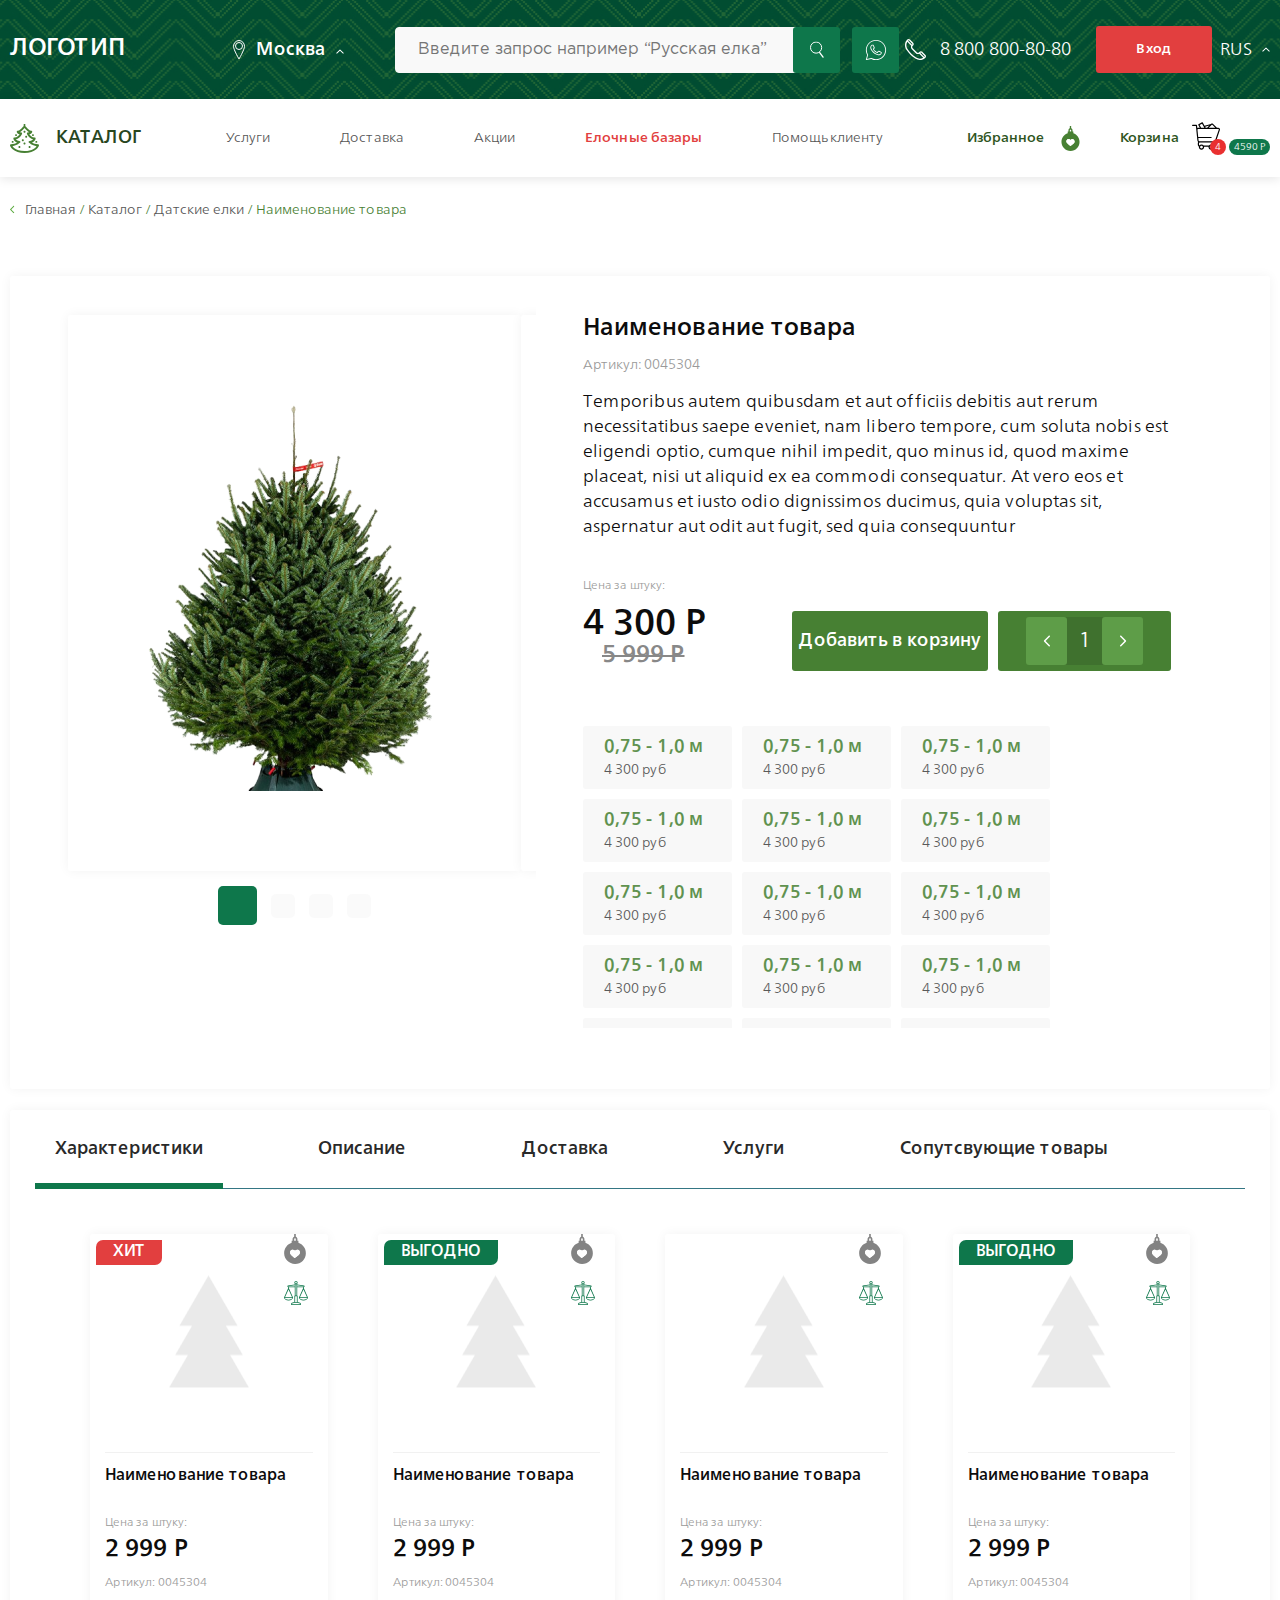
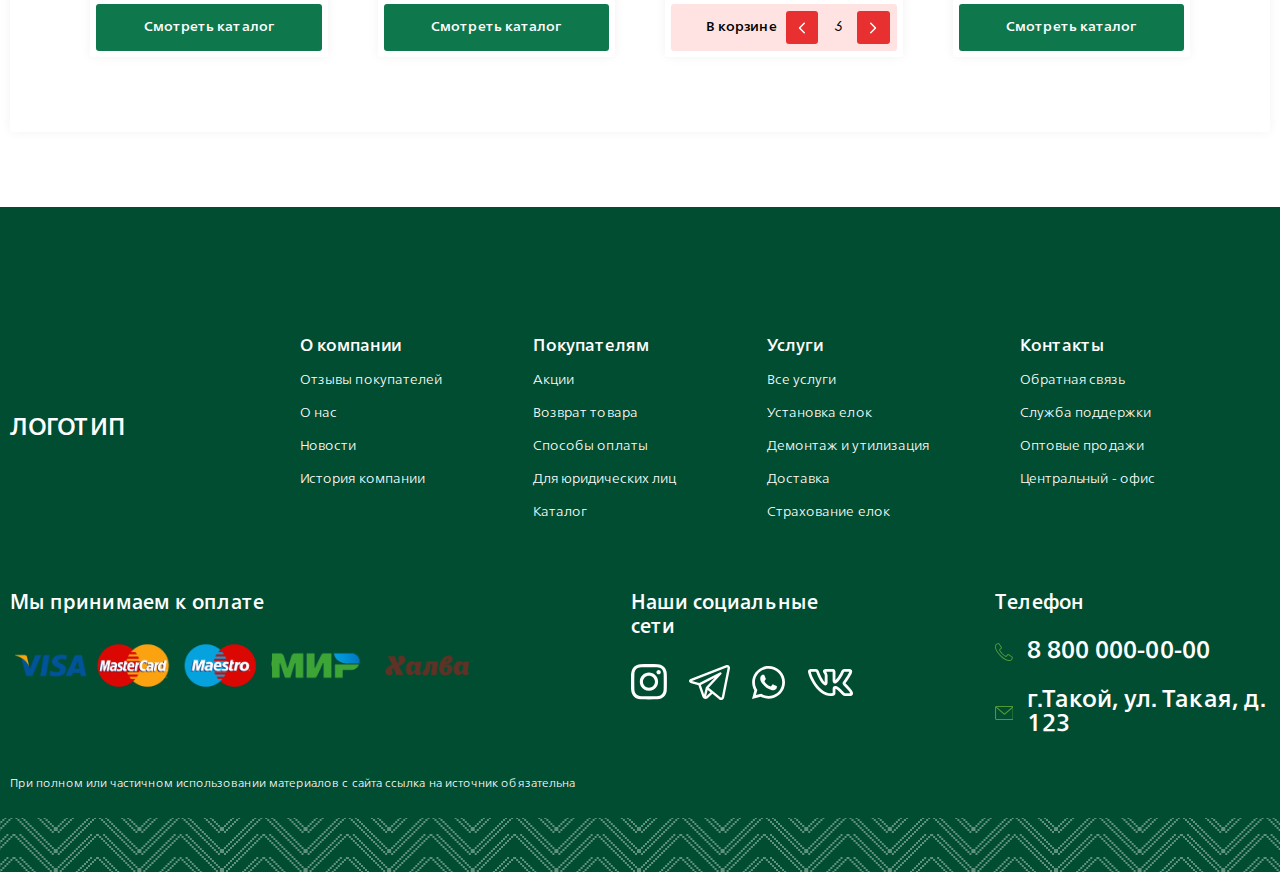
<file: catalog-item.html>
<!DOCTYPE html>
<html lang="en">
	<head>
		<meta charset="UTF-8" />
		<title>Каталог</title>
		<meta
			name="viewport"
			content="width=device-width, initial-scale=1, maximum-scale=1, minimum-scale=1, user-scalable=no"
		/>
		<link rel="stylesheet" href="css/vendor.css" />
		<link rel="stylesheet" href="css/style.css" />
	</head>
	<body>
		<div class="header">
			<div class="container flex acenter jbetween">
				<a href="#" class="header__logo logo"> ЛОГОТИП </a>
				<a href="#" class="header__city flex acenter">
					<svg
						width="12"
						height="20"
						viewBox="0 0 12 20"
						fill="none"
						xmlns="http://www.w3.org/2000/svg"
					>
						<path
							d="M11.5 6.38298C11.5 7.16126 11.1589 8.37505 10.5967 9.81612C10.0425 11.2368 9.30042 12.8127 8.55389 14.2877C7.80811 15.7611 7.06178 17.1261 6.50159 18.1232C6.31 18.4642 6.1403 18.7619 6 19.006C5.8597 18.7619 5.69 18.4642 5.49841 18.1232C4.93822 17.1261 4.19189 15.7611 3.44611 14.2877C2.69958 12.8127 1.95754 11.2368 1.40331 9.81612C0.84111 8.37505 0.5 7.16126 0.5 6.38298C0.5 3.1043 2.99113 0.5 6 0.5C9.00887 0.5 11.5 3.1043 11.5 6.38298Z"
							stroke="white"
						/>
						<circle cx="6" cy="6" r="3.5" stroke="white" />
					</svg>
					<span>Москва</span>
					<svg
						width="8"
						height="5"
						viewBox="0 0 8 5"
						fill="none"
						xmlns="http://www.w3.org/2000/svg"
					>
						<path
							d="M4.35355 0.646447C4.15829 0.451185 3.84171 0.451185 3.64645 0.646447L0.464466 3.82843C0.269204 4.02369 0.269204 4.34027 0.464466 4.53553C0.659728 4.7308 0.976311 4.7308 1.17157 4.53553L4 1.70711L6.82843 4.53553C7.02369 4.7308 7.34027 4.7308 7.53553 4.53553C7.7308 4.34027 7.7308 4.02369 7.53553 3.82843L4.35355 0.646447ZM4.5 2L4.5 1L3.5 1L3.5 2L4.5 2Z"
							fill="white"
						/>
					</svg>
				</a>
				<div class="header__buttons flex acenter">
					<div class="header__buttons-search header__search">
						<input
							type="text"
							name="s"
							placeholder="Введите запрос например “Русская елка”"
						/>
						<button class="header__buttons-button">
							<svg
								width="14"
								height="17"
								viewBox="0 0 14 17"
								fill="none"
								xmlns="http://www.w3.org/2000/svg"
							>
								<circle cx="6.08181" cy="6.08181" r="5.58181" stroke="white" />
								<path
									d="M9.875 10.1362L13.6011 15.2288C13.8215 15.53 13.756 15.9528 13.4548 16.1732C13.1536 16.3936 12.7308 16.3281 12.5104 16.0269L8.78427 10.9343L9.875 10.1362Z"
									fill="white"
								/>
							</svg>
						</button>
					</div>
					<a class="header__buttons-button">
						<svg
							width="22"
							height="22"
							viewBox="0 0 22 22"
							fill="none"
							xmlns="http://www.w3.org/2000/svg"
						>
							<path
								d="M10.9999 0.880005C5.41608 0.880005 0.879883 5.4162 0.879883 11C0.879883 12.7948 1.37211 14.4698 2.19301 15.932L0.896211 20.5614C0.875493 20.6355 0.874557 20.7137 0.893496 20.7883C0.912435 20.8628 0.950587 20.9311 1.00415 20.9863C1.05771 21.0415 1.12481 21.0817 1.19875 21.1029C1.2727 21.1241 1.35091 21.1256 1.42559 21.1071L6.2527 19.9109C7.67112 20.6681 9.28062 21.12 10.9999 21.12C16.5837 21.12 21.1199 16.5838 21.1199 11C21.1199 5.4162 16.5837 0.880005 10.9999 0.880005ZM10.9999 1.76C16.1081 1.76 20.2399 5.89181 20.2399 11C20.2399 16.1082 16.1081 20.24 10.9999 20.24C9.36221 20.24 7.82842 19.813 6.49504 19.067C6.39752 19.0125 6.28292 18.9971 6.17449 19.024L1.94723 20.0716L3.08074 16.0273C3.09696 15.9702 3.10144 15.9104 3.09391 15.8514C3.08638 15.7925 3.06699 15.7357 3.03691 15.6845C2.22659 14.3104 1.75988 12.7117 1.75988 11C1.75988 5.89181 5.89169 1.76 10.9999 1.76ZM7.32262 5.72001C7.04056 5.72001 6.63774 5.82494 6.30684 6.18149C6.10808 6.39565 5.27988 7.20259 5.27988 8.62125C5.27988 10.1003 6.3057 11.3766 6.42973 11.5406H6.43059V11.5414C6.41882 11.5259 6.58802 11.771 6.81387 12.0648C7.03972 12.3586 7.35554 12.7444 7.7523 13.1622C8.54583 13.9977 9.66153 14.9633 11.0463 15.5538C11.684 15.8254 12.1871 15.9893 12.5682 16.109C13.2746 16.3308 13.918 16.2971 14.4013 16.2259C14.763 16.1726 15.1609 15.9989 15.5546 15.7498C15.9482 15.5006 16.334 15.1909 16.5042 14.7202C16.6261 14.3828 16.688 14.071 16.7104 13.8145C16.7216 13.6862 16.7231 13.5729 16.7147 13.4681C16.7064 13.3633 16.7153 13.283 16.6176 13.1227C16.4128 12.7863 16.1808 12.7775 15.9387 12.6577C15.8042 12.5912 15.4213 12.4042 15.0372 12.2212C14.6536 12.0384 14.3214 11.8765 14.1168 11.8035C13.9876 11.757 13.8298 11.6901 13.6021 11.7159C13.3744 11.7416 13.1495 11.9059 13.0186 12.1C12.8945 12.284 12.3949 12.8737 12.2425 13.047C12.2405 13.0458 12.2537 13.0519 12.1936 13.0221C12.0052 12.9289 11.7748 12.8496 11.4339 12.6698C11.0929 12.4899 10.6665 12.2244 10.1998 11.813V11.8121C9.50522 11.2006 9.01868 10.4329 8.8652 10.175C8.87554 10.1627 8.86397 10.1776 8.88582 10.1561L8.88668 10.1552C9.04355 10.0007 9.18257 9.81619 9.30004 9.68086C9.4666 9.48899 9.5401 9.31984 9.61973 9.1618C9.77842 8.84684 9.69006 8.50025 9.59824 8.3179V8.31704C9.60458 8.32965 9.54857 8.20607 9.48824 8.06352C9.42774 7.92056 9.35061 7.73522 9.26824 7.53758C9.1035 7.14231 8.91957 6.69897 8.8102 6.4393V6.43844C8.68134 6.13259 8.50702 5.91224 8.2791 5.80594C8.05119 5.69964 7.84982 5.72986 7.84168 5.72946H7.84082C7.67818 5.72196 7.4997 5.72001 7.32262 5.72001ZM7.32262 6.6C7.49225 6.6 7.6595 6.60207 7.79957 6.6086C7.94367 6.61578 7.93471 6.61637 7.90699 6.60344C7.87884 6.59031 7.91704 6.58605 7.99895 6.78047C8.10605 7.03473 8.29088 7.47967 8.45613 7.87618C8.53876 8.07443 8.61609 8.26048 8.67785 8.40641C8.73961 8.55234 8.77308 8.63381 8.81191 8.71149V8.71235L8.81277 8.71321C8.85085 8.78834 8.84748 8.74024 8.83426 8.76649C8.74141 8.95077 8.72881 8.99602 8.63488 9.10422C8.49187 9.26897 8.346 9.4527 8.26879 9.52876C8.20124 9.59512 8.07935 9.6985 8.00324 9.90086C7.92702 10.1035 7.96259 10.3816 8.08488 10.5892C8.2477 10.8656 8.78422 11.7389 9.61801 12.473C10.1431 12.9359 10.6323 13.2422 11.0231 13.4484C11.4139 13.6545 11.7322 13.7749 11.8034 13.8102C11.9725 13.8939 12.1574 13.9589 12.3723 13.9331C12.5872 13.9072 12.7725 13.7768 12.8905 13.6434L12.8914 13.6426C13.0484 13.4646 13.5149 12.9319 13.7387 12.6036C13.7482 12.6069 13.7451 12.6043 13.8195 12.6311V12.632H13.8204C13.8543 12.6441 14.2798 12.8345 14.6591 13.0152C15.0384 13.196 15.4234 13.3839 15.5486 13.4458C15.7291 13.5351 15.8144 13.5933 15.8364 13.5936C15.8379 13.6323 15.8394 13.6743 15.8339 13.738C15.8184 13.9147 15.7712 14.1593 15.6766 14.4212C15.6303 14.5494 15.3889 14.8138 15.0845 15.0064C14.7801 15.199 14.4096 15.3351 14.2724 15.3553C13.8598 15.4161 13.37 15.4383 12.8321 15.2694C12.4591 15.1523 11.994 15.0007 11.3918 14.7443C10.1704 14.2234 9.13234 13.3371 8.39082 12.5563C8.02006 12.166 7.72301 11.8026 7.51168 11.5277C7.30074 11.2533 7.20864 11.1105 7.13184 11.0095L7.13098 11.0086C6.99465 10.8283 6.15988 9.66718 6.15988 8.62125C6.15988 7.51432 6.67402 7.08024 6.95223 6.78047C7.09828 6.6231 7.25795 6.6 7.32262 6.6Z"
								fill="white"
							/>
						</svg>
					</a>
				</div>
				<a href="#" class="header__phone flex acenter">
					<svg
						width="21"
						height="21"
						viewBox="0 0 21 21"
						fill="none"
						xmlns="http://www.w3.org/2000/svg"
					>
						<path
							d="M20.448 16.0101L17.2497 12.8118C16.5149 12.0769 15.3192 12.077 14.5844 12.8118L14.162 13.2343C13.8356 13.5607 13.4016 13.7405 12.94 13.7405C12.4783 13.7405 12.0444 13.5607 11.718 13.2343L7.76534 9.28156C7.43892 8.95514 7.25912 8.52122 7.25912 8.05956C7.25912 7.5979 7.43892 7.16398 7.76534 6.83756L8.1878 6.4151C8.92266 5.68031 8.92266 4.48462 8.1878 3.74983L4.98933 0.551512C4.25454 -0.183349 3.05885 -0.183349 2.32406 0.551512C-0.377917 3.25341 -0.770301 7.50171 1.39094 10.6529C3.80849 14.1779 6.82166 17.191 10.3466 19.6085C11.7082 20.5425 13.2745 20.9996 14.8326 20.9995C16.8802 20.9995 18.9136 20.2098 20.448 18.6755C20.8039 18.3195 21 17.8462 21 17.3428C21 16.8394 20.804 16.3661 20.448 16.0101ZM3.28357 1.51087C3.38323 1.41129 3.51576 1.35641 3.65673 1.35641C3.79771 1.35641 3.93023 1.41129 4.02989 1.51095L7.22822 4.70926C7.32788 4.80892 7.38276 4.94145 7.38276 5.08242C7.38276 5.2234 7.32788 5.35585 7.22822 5.45558L7.03787 5.64593L3.09745 1.70552C3.15813 1.63971 3.21987 1.57465 3.28357 1.51087ZM11.1141 18.4895C7.7275 16.1668 4.83268 13.272 2.50996 9.8854C1.03451 7.73412 0.995915 4.96678 2.27861 2.80577L6.20214 6.7293C6.00591 7.1394 5.90203 7.59149 5.90203 8.05956C5.90203 8.88368 6.22294 9.65842 6.80568 10.2411L10.7583 14.1937C11.341 14.7764 12.1158 15.0974 12.9398 15.0974C13.4079 15.0974 13.86 14.9935 14.2701 14.7972L18.1937 18.7208C16.0328 20.0035 13.2654 19.965 11.1141 18.4895ZM19.4885 17.7159C19.4247 17.7797 19.3597 17.8414 19.2939 17.902L15.3535 13.9616L15.5439 13.7712C15.6435 13.6716 15.7761 13.6167 15.917 13.6167C16.058 13.6167 16.1905 13.6716 16.2902 13.7712L19.4885 16.9696C19.6942 17.1753 19.6942 17.5102 19.4885 17.7159Z"
							fill="white"
						/>
					</svg>
					<span>8 800 800-80-80</span>
				</a>
				<div class="header__last flex acenter">
					<a href="#" class="header__last-login">Вход</a>
					<div class="header__last-lang flex acenter">
						<span>RUS</span>
						<svg
							width="8"
							height="5"
							viewBox="0 0 8 5"
							fill="none"
							xmlns="http://www.w3.org/2000/svg"
						>
							<path
								d="M4.35355 0.646447C4.15829 0.451185 3.84171 0.451185 3.64645 0.646447L0.464466 3.82843C0.269204 4.02369 0.269204 4.34027 0.464466 4.53553C0.659728 4.7308 0.976311 4.7308 1.17157 4.53553L4 1.70711L6.82843 4.53553C7.02369 4.7308 7.34027 4.7308 7.53553 4.53553C7.7308 4.34027 7.7308 4.02369 7.53553 3.82843L4.35355 0.646447ZM4.5 2L4.5 1L3.5 1L3.5 2L4.5 2Z"
								fill="white"
							/>
						</svg>
					</div>
				</div>
			</div>
		</div>

		<div class="subheader">
			<div class="container flex acenter jbetween">
				<a href="#" class="subheader__logo logo"> ЛОГО </a>
				<a href="#" class="subheader__catalog flex acenter">
					<svg
						width="29"
						height="29"
						viewBox="0 0 29 29"
						fill="none"
						xmlns="http://www.w3.org/2000/svg"
					>
						<path
							d="M28.7883 20.6501C28.6014 20.4106 28.3146 20.2708 28.011 20.2708C25.4741 20.2708 23.3776 19.3297 22.008 18.4862C24.3542 17.6865 25.3774 15.8069 25.6 14.6933C25.658 14.4036 25.583 14.1032 25.3957 13.8747C25.2084 13.6463 24.9285 13.5138 24.6331 13.5138C21.7525 13.5138 20.1386 11.5988 19.3739 10.2959C22.2039 9.78337 22.2415 7.8379 22.2415 7.74312C22.2415 7.19845 21.8 6.75693 21.2553 6.75693C19.4948 6.75693 17.732 4.75564 16.4448 3.29429C15.9481 2.73048 15.5191 2.24379 15.1335 1.92012C15.0931 1.886 15.0502 1.85661 15.0061 1.82999C15.075 1.78896 15.1396 1.74044 15.1966 1.68344C15.38 1.49991 15.4856 1.24547 15.4856 0.986197C15.4856 0.726728 15.3801 0.47229 15.1966 0.288956C15.013 0.105523 14.7596 0 14.4992 0C14.2398 0 13.9854 0.105523 13.802 0.288956C13.6185 0.47229 13.513 0.726728 13.513 0.986197C13.513 1.24547 13.6184 1.49991 13.802 1.68344C13.8594 1.74044 13.9241 1.78896 13.9929 1.83018C13.9488 1.85661 13.9059 1.8862 13.8655 1.92012C13.4801 2.2435 13.0513 2.73029 12.5549 3.2939C11.2676 4.75534 9.50452 6.75703 7.74377 6.75703C7.19919 6.75703 6.75757 7.19855 6.75757 7.74322C6.75757 7.838 6.79505 9.78347 9.62504 10.296C8.85985 11.5998 7.24613 13.5139 4.36615 13.5139C4.07068 13.5139 3.7908 13.6464 3.60352 13.8748C3.41624 14.1032 3.34119 14.4037 3.39918 14.6934C3.62206 15.8081 4.64672 17.6902 6.99801 18.4885C5.63361 19.3314 3.5403 20.2708 0.988128 20.2708C0.684478 20.2708 0.397692 20.4106 0.210808 20.6501C0.0239239 20.8893 -0.0422498 21.2016 0.031419 21.496C0.0516361 21.5771 0.551638 23.5023 2.65519 25.3725C5.3627 27.7796 9.34772 29 14.4996 29C19.6515 29 23.6365 27.7796 26.344 25.3725C28.4476 23.5023 28.9476 21.5772 28.9678 21.496C29.0414 21.2015 28.9753 20.8892 28.7883 20.6501ZM14.4995 27.0276C9.98441 27.0276 6.37858 25.9778 4.07206 23.9914C3.31486 23.3394 2.81151 22.6829 2.48547 22.153C7.05323 21.6029 9.99476 18.7112 10.1302 18.5758C10.4121 18.2938 10.4964 17.8697 10.3438 17.5012C10.1911 17.1328 9.83155 16.8924 9.43273 16.8924C7.95225 16.8924 6.81743 16.4625 6.05994 15.6146C5.98124 15.5265 5.91033 15.4379 5.84682 15.3504C7.60866 15.0186 9.1636 14.0834 10.4017 12.5976C11.563 11.2038 12.0379 9.80329 12.0575 9.74431C12.1577 9.44362 12.1073 9.11315 11.9219 8.85575C11.7365 8.59865 11.4389 8.44628 11.1219 8.44628C10.5137 8.44628 10.0509 8.38622 9.70206 8.29776C11.4518 7.5304 12.8989 5.88769 14.0352 4.59775C14.1953 4.41589 14.3521 4.23798 14.4998 4.07457C14.6476 4.23808 14.8045 4.41629 14.9648 4.59814C16.1007 5.8875 17.5467 7.52922 19.2955 8.29697C18.9563 8.38326 18.4967 8.44628 17.8776 8.44628C17.5606 8.44628 17.263 8.59865 17.0776 8.85575C16.8922 9.11305 16.8418 9.44362 16.942 9.74431C16.9616 9.80329 17.4365 11.2038 18.5977 12.5976C19.8362 14.084 21.3916 15.0192 23.1542 15.3508C22.6231 16.0683 21.5759 16.8924 19.5666 16.8924C19.1678 16.8924 18.8082 17.1328 18.6555 17.5012C18.5029 17.8697 18.5872 18.2938 18.8691 18.5758C19.0047 18.7114 21.9496 21.6059 26.521 22.154C25.4513 23.8962 22.426 27.0276 14.4995 27.0276Z"
							fill="#478033"
						/>
						<path
							d="M6.05553 12.1075C6.3149 12.1075 6.56934 12.002 6.75268 11.8186C6.93611 11.6352 7.04173 11.3808 7.04173 11.1213C7.04173 10.8619 6.93621 10.6074 6.75268 10.4241C6.56934 10.2408 6.3149 10.1351 6.05553 10.1351C5.79508 10.1351 5.54173 10.2407 5.35829 10.4241C5.17387 10.6074 5.06934 10.8619 5.06934 11.1213C5.06934 11.3808 5.17387 11.6352 5.35829 11.8186C5.54173 12.0019 5.79518 12.1075 6.05553 12.1075Z"
							fill="#478033"
						/>
						<path
							d="M16.1888 11.8245C15.9284 11.8245 15.675 11.9298 15.4916 12.1134C15.3082 12.2968 15.2026 12.5512 15.2026 12.8107C15.2026 13.0709 15.3081 13.3253 15.4916 13.5077C15.675 13.6922 15.9295 13.7977 16.1888 13.7977C16.4482 13.7977 16.7026 13.6922 16.886 13.5077C17.0694 13.3244 17.175 13.0708 17.175 12.8107C17.175 12.5512 17.0695 12.2968 16.886 12.1134C16.7026 11.9299 16.4482 11.8245 16.1888 11.8245Z"
							fill="#478033"
						/>
						<path
							d="M14.4993 8.72885C14.7586 8.72885 15.0131 8.62422 15.1964 8.44088C15.3798 8.25637 15.4855 8.00311 15.4855 7.74364C15.4855 7.48319 15.3799 7.22993 15.1964 7.04542C15.0131 6.86208 14.7586 6.75745 14.4993 6.75745C14.2399 6.75745 13.9854 6.86208 13.802 7.04542C13.6186 7.22993 13.5131 7.48319 13.5131 7.74364C13.5131 8.00311 13.6185 8.25637 13.802 8.44088C13.9854 8.62422 14.2399 8.72885 14.4993 8.72885Z"
							fill="#478033"
						/>
						<path
							d="M13.5085 15.4921C13.3252 15.3076 13.0708 15.2031 12.8114 15.2031C12.552 15.2031 12.2976 15.3076 12.1142 15.4921C11.9307 15.6745 11.8252 15.929 11.8252 16.1893C11.8252 16.4486 11.9306 16.703 12.1142 16.8855C12.2976 17.07 12.552 17.1755 12.8114 17.1755C13.0708 17.1755 13.3252 17.07 13.5085 16.8855C13.692 16.7021 13.7976 16.4486 13.7976 16.1893C13.7975 15.9299 13.692 15.6754 13.5085 15.4921Z"
							fill="#478033"
						/>
						<path
							d="M14.4993 18.5809C14.2399 18.5809 13.9854 18.6865 13.802 18.8699C13.6186 19.0532 13.5131 19.3077 13.5131 19.5681C13.5131 19.8274 13.6185 20.0808 13.802 20.2654C13.9864 20.4487 14.2399 20.5543 14.4993 20.5543C14.7586 20.5543 15.0131 20.4488 15.1964 20.2654C15.3798 20.0808 15.4855 19.8274 15.4855 19.5681C15.4855 19.3077 15.3799 19.0532 15.1964 18.8699C15.0131 18.6865 14.7596 18.5809 14.4993 18.5809Z"
							fill="#478033"
						/>
						<path
							d="M18.869 23.6432C19.0525 23.8265 19.3069 23.9321 19.5663 23.9321C19.8256 23.9321 20.0801 23.8266 20.2634 23.6432C20.4468 23.4596 20.5525 23.2052 20.5525 22.9459C20.5525 22.6864 20.4469 22.432 20.2634 22.2487C20.0801 22.0653 19.8256 21.9597 19.5663 21.9597C19.3069 21.9597 19.0525 22.0652 18.869 22.2487C18.6856 22.432 18.5801 22.6864 18.5801 22.9459C18.5801 23.2062 18.6856 23.4596 18.869 23.6432Z"
							fill="#478033"
						/>
						<path
							d="M9.43298 21.9597C9.17361 21.9597 8.91917 22.0652 8.73476 22.2487C8.55132 22.432 8.4458 22.6864 8.4458 22.9459C8.4458 23.2052 8.55122 23.4596 8.73476 23.6432C8.91917 23.8265 9.17253 23.9321 9.43298 23.9321C9.69235 23.9321 9.94679 23.8266 10.1291 23.6432C10.3136 23.4596 10.4182 23.2052 10.4182 22.9459C10.4182 22.6864 10.3136 22.432 10.1291 22.2487C9.9458 22.0652 9.69235 21.9597 9.43298 21.9597Z"
							fill="#478033"
						/>
						<path
							d="M2.67663 18.8648C2.93698 18.8648 3.19043 18.7593 3.37377 18.5759C3.55819 18.3916 3.66371 18.1381 3.66371 17.8787C3.66371 17.6194 3.55819 17.3649 3.37377 17.1814C3.19043 16.9971 2.93688 16.8925 2.67663 16.8925C2.41716 16.8925 2.1638 16.9971 1.97939 17.1814C1.79595 17.3649 1.69043 17.6185 1.69043 17.8787C1.69043 18.1381 1.79585 18.3926 1.97939 18.5759C2.16292 18.7593 2.41726 18.8648 2.67663 18.8648Z"
							fill="#478033"
						/>
						<path
							d="M25.6244 18.5759C25.8078 18.7592 26.0623 18.8648 26.3217 18.8648C26.582 18.8648 26.8355 18.7593 27.0188 18.5759C27.2022 18.3926 27.3079 18.1381 27.3079 17.8787C27.3079 17.6194 27.2023 17.3649 27.0188 17.1814C26.8355 16.9971 26.5819 16.8925 26.3217 16.8925C26.0623 16.8925 25.8078 16.9971 25.6244 17.1814C25.441 17.3649 25.3354 17.6194 25.3354 17.8787C25.3354 18.1381 25.441 18.3926 25.6244 18.5759Z"
							fill="#478033"
						/>
						<path
							d="M22.2468 11.8186C22.4303 12.0019 22.6847 12.1075 22.9441 12.1075C23.2035 12.1075 23.4579 12.002 23.6412 11.8186C23.8247 11.6352 23.9303 11.3817 23.9303 11.1213C23.9303 10.8619 23.8248 10.6074 23.6412 10.4241C23.4579 10.2408 23.2035 10.1351 22.9441 10.1351C22.6847 10.1351 22.4303 10.2407 22.2468 10.4241C22.0634 10.6074 21.9579 10.8619 21.9579 11.1213C21.9579 11.3817 22.0634 11.6351 22.2468 11.8186Z"
							fill="#478033"
						/>
					</svg>
					<span>КАТАЛОГ</span>
				</a>
				<ul class="subheader__menu">
					<li>
						<a href="#">Услуги</a>
						<div class="subheader__menu-sub">
							<ul>
								<li><a href="#">Личный менеджер</a></li>
							</ul>
							<ul>
								<li><a href="#" class="_parent">Для срезанных деревьев</a></li>
								<li><a href="#">Доп. дерево на выбор</a></li>
								<li><a href="#">Доставка дедом морозом</a></li>
								<li><a href="#">Установка</a></li>
								<li><a href="#">Страховка елки</a></li>
								<li><a href="#">Демонтаж и утилизация</a></li>
							</ul>
							<ul>
								<li><a href="#" class="_parent">Для деревьев в емкости</a></li>
								<li><a href="#">Аренда елок в горшке</a></li>
								<li><a href="#">Посадка, уход</a></li>
								<li><a href="#">Ландшафтный дизайн</a></li>
							</ul>
						</div>
					</li>
					<li><a href="#">Доставка</a></li>
					<li><a href="#">Акции</a></li>
					<li>
						<a href="#"><b>Елочные базары</b></a>
					</li>
					<li><a href="#">Помощь клиенту</a></li>
				</ul>
				<a href="#" class="subheader__phone flex acenter">
					<svg
						width="21"
						height="21"
						viewBox="0 0 21 21"
						fill="none"
						xmlns="http://www.w3.org/2000/svg"
					>
						<path
							d="M20.448 16.0101L17.2497 12.8118C16.5149 12.0769 15.3192 12.077 14.5844 12.8118L14.162 13.2343C13.8356 13.5607 13.4016 13.7405 12.94 13.7405C12.4783 13.7405 12.0444 13.5607 11.718 13.2343L7.76534 9.28156C7.43892 8.95514 7.25912 8.52122 7.25912 8.05956C7.25912 7.5979 7.43892 7.16398 7.76534 6.83756L8.1878 6.41509C8.92266 5.68031 8.92266 4.48462 8.1878 3.74983L4.98933 0.551512C4.25454 -0.183349 3.05885 -0.183349 2.32406 0.551512C-0.377917 3.25341 -0.770301 7.50171 1.39094 10.6529C3.80849 14.1779 6.82166 17.191 10.3466 19.6085C11.7082 20.5425 13.2745 20.9996 14.8326 20.9995C16.8802 20.9995 18.9136 20.2098 20.448 18.6755C20.8039 18.3195 21 17.8462 21 17.3428C21 16.8394 20.804 16.3661 20.448 16.0101ZM3.28357 1.51087C3.38323 1.41129 3.51576 1.35641 3.65673 1.35641C3.79771 1.35641 3.93023 1.41129 4.02989 1.51095L7.22822 4.70926C7.32788 4.80893 7.38276 4.94145 7.38276 5.08242C7.38276 5.2234 7.32788 5.35585 7.22822 5.45559L7.03787 5.64593L3.09745 1.70552C3.15813 1.63971 3.21987 1.57465 3.28357 1.51087ZM11.1141 18.4895C7.7275 16.1668 4.83268 13.272 2.50996 9.8854C1.03451 7.73412 0.995915 4.96678 2.27861 2.80577L6.20214 6.7293C6.00591 7.1394 5.90203 7.59149 5.90203 8.05956C5.90203 8.88368 6.22294 9.65842 6.80568 10.2411L10.7583 14.1937C11.341 14.7764 12.1158 15.0974 12.9398 15.0974C13.4079 15.0974 13.86 14.9935 14.2701 14.7972L18.1937 18.7208C16.0328 20.0035 13.2654 19.965 11.1141 18.4895ZM19.4885 17.7159C19.4247 17.7797 19.3597 17.8414 19.2939 17.902L15.3535 13.9616L15.5439 13.7712C15.6435 13.6716 15.7761 13.6167 15.917 13.6167C16.058 13.6167 16.1905 13.6716 16.2902 13.7712L19.4885 16.9696C19.6942 17.1753 19.6942 17.5102 19.4885 17.7159Z"
							fill="#478033"
						/>
					</svg>
					<span>8 800 800-80-80</span>
				</a>
				<div class="subheader__buttons flex acenter">
					<a href="#" class="subheader__fav flex acenter">
						<span>Избранное</span>
						<svg
							width="25"
							height="25"
							viewBox="0 0 25 25"
							fill="none"
							xmlns="http://www.w3.org/2000/svg"
						>
							<path
								d="M15.351 7.37135V5.55801H14.5089V4.11537C14.5089 3.23712 14.0036 2.4883 13.1615 2.21015V0H11.8141V2.21015C11.0562 2.4883 10.4667 3.23712 10.4667 4.11537V5.55801H9.70881V7.34398C6.08768 8.52944 3.39895 12.0023 3.45698 16.0855C3.52729 21.0407 7.6451 25.0486 12.6005 24.9995C17.554 24.9504 21.5442 20.9194 21.5442 15.9541C21.5441 11.9591 18.9721 8.56918 15.351 7.37135ZM11.8141 4.11537C11.8141 3.93052 11.903 3.76294 12.0241 3.64108C12.146 3.76387 12.322 3.83999 12.5089 3.83999C12.6957 3.83999 12.8542 3.76387 12.9762 3.64108C13.0972 3.76286 13.1615 3.93044 13.1615 4.11537V5.55801H11.8141V4.11537ZM16.2353 16.7472C15.5206 17.8689 12.4226 20.0295 12.4226 20.0295C12.4226 20.0295 9.344 17.7353 8.67847 16.5837C8.01294 15.4322 8.40689 13.9592 9.55849 13.2937C10.5471 12.7223 11.7723 13.1418 12.5204 13.9412C13.3024 13.1749 14.5355 12.8085 15.4985 13.4221C16.6201 14.1368 16.95 15.6255 16.2353 16.7472Z"
								fill="#478033"
							/>
							<path
								d="M15.4986 13.4221C14.5355 12.8086 13.3025 13.1749 12.5205 13.9413C11.7723 13.1419 10.5472 12.7222 9.55857 13.2937C8.40705 13.9592 8.01302 15.4323 8.67855 16.5838C9.34408 17.7353 12.4227 20.0295 12.4227 20.0295C12.4227 20.0295 15.5207 17.869 16.2354 16.7473C16.9502 15.6255 16.6203 14.1368 15.4986 13.4221Z"
								fill="white"
							/>
						</svg>
					</a>
					<a href="#" class="subheader__cart flex acenter">
						<div class="subheader__cart-text">Корзина</div>
						<div class="subheader__cart-content flex">
							<div class="subheader__cart-icon">
								<svg
									width="28"
									height="28"
									viewBox="0 0 28 28"
									fill="none"
									xmlns="http://www.w3.org/2000/svg"
								>
									<path
										d="M5.3439 18.2605C5.4101 18.9125 5.76283 19.4973 6.26479 19.8923C5.9838 20.2229 5.81373 20.6505 5.81373 21.1173V22.8674C5.81373 23.6217 6.24909 24.2715 6.88723 24.5767C6.85108 24.751 6.83192 24.9315 6.83192 25.1164C6.83192 26.5794 8.02218 27.7697 9.48514 27.7697C10.9482 27.7697 12.1384 26.5794 12.1384 25.1164C12.1384 24.9965 12.1297 24.8786 12.1142 24.7629H16.4784C16.4629 24.8787 16.4541 24.9965 16.4541 25.1164C16.4541 26.5794 17.6444 27.7697 19.1074 27.7697C20.5703 27.7697 21.7606 26.5794 21.7606 25.1164C21.7606 23.6534 20.5703 22.4631 19.1074 22.4631C18.2199 22.4631 17.4334 22.9016 16.9514 23.5727H11.6411C11.1591 22.9016 10.3726 22.4631 9.48509 22.4631C8.63243 22.4631 7.87295 22.8679 7.38721 23.4949C7.1587 23.3782 7.0037 23.1417 7.0037 22.8674V21.1174C7.0037 20.7287 7.32011 20.4125 7.70905 20.4125C7.71087 20.4125 7.71263 20.4123 7.71444 20.4122C7.71807 20.4123 7.72169 20.4125 7.72526 20.4125H21.6386C22.789 20.4125 23.9806 19.5596 24.3514 18.4708L27.8869 8.0898C28.087 7.50244 28.0189 6.9102 27.7001 6.46492C27.3814 6.01964 26.8427 5.76421 26.2223 5.76421H24.9534L21.1295 1.92204C20.535 1.32765 19.5714 1.32249 18.9699 1.90594L12.5168 3.64174L10.7845 0.535696C10.6244 0.248702 10.2621 0.14584 9.97497 0.305829L6.51024 2.23816C6.37236 2.31501 6.27074 2.44355 6.22767 2.59538C6.18454 2.7472 6.20353 2.90991 6.28043 3.04774L7.79543 5.76415H6.36017C5.97746 5.76415 5.61696 5.86191 5.30435 6.0452L5.02336 3.23595C4.99293 2.93173 4.73693 2.70011 4.43124 2.70011H0.595071C0.266422 2.70011 0 2.96653 0 3.29518C0 3.62383 0.266422 3.89025 0.595071 3.89025H3.89273L5.3439 18.2605ZM19.1075 23.6532C19.9142 23.6532 20.5706 24.3096 20.5706 25.1163C20.5706 25.9231 19.9142 26.5795 19.1075 26.5795C18.3007 26.5795 17.6444 25.9231 17.6444 25.1163C17.6444 24.3095 18.3007 23.6532 19.1075 23.6532ZM9.4852 23.6532C10.2919 23.6532 10.9483 24.3096 10.9483 25.1163C10.9483 25.9231 10.2919 26.5795 9.4852 26.5795C8.67845 26.5795 8.02212 25.9231 8.02212 25.1163C8.02212 24.3095 8.67845 23.6532 9.4852 23.6532ZM20.2872 2.76256L23.2745 5.76415H16.7942L19.7947 2.76364C19.9307 2.62757 20.152 2.62757 20.2872 2.76256ZM17.2831 3.59215L15.1111 5.76415H13.7005L13.1145 4.71349L17.2831 3.59215ZM7.60959 2.98773L10.0349 1.6351L12.3378 5.76415H9.15808L7.60959 2.98773ZM26.7605 7.70601L23.225 18.087C23.019 18.6918 22.2777 19.2223 21.6388 19.2223H7.72543C7.13586 19.2223 6.58743 18.7268 6.52792 18.1404L6.31767 16.0665H19.1116C19.4402 16.0665 19.7066 15.8 19.7066 15.4714C19.7066 15.1427 19.4402 14.8763 19.1116 14.8763H6.19707L5.49284 7.92975C5.49284 7.92958 5.49284 7.92953 5.49284 7.92942L5.49273 7.92811C5.46592 7.6635 5.54254 7.41669 5.7086 7.23296C5.87097 7.05325 6.10236 6.95429 6.36017 6.95429H24.7007C24.7027 6.95435 24.7046 6.95458 24.7065 6.95458C24.7085 6.95458 24.7104 6.95435 24.7123 6.95429H26.2225C26.4576 6.95429 26.6388 7.0265 26.7326 7.15758C26.8265 7.28861 26.8363 7.4834 26.7605 7.70601Z"
										fill="black"
									/>
								</svg>
								<div class="subheader__cart-count">4</div>
							</div>
							<div class="subheader__cart-price">4590 Р</div>
						</div>
					</a>
				</div>
			</div>
		</div>

		<div class="catalogmenu">
			<div class="container">
				<div class="row">
					<div class="row__col _80">
						<div class="row">
							<div class="row__col _25">
								<ul class="catalogmenu__list">
									<li><a href="#" class="_parent">Елки срезанные</a></li>
									<li><a href="#">Ели</a></li>
									<li><a href="#">Пихты</a></li>
									<li><a href="#">Сосны</a></li>
								</ul>
							</div>
							<div class="row__col _25">
								<ul class="catalogmenu__list">
									<li><a href="#" class="_parent">Елки в декор горшках</a></li>
									<li><a href="#">Ели</a></li>
									<li><a href="#">Пихты</a></li>
									<li><a href="#">Сосны</a></li>
								</ul>
							</div>
							<div class="row__col _25">
								<ul class="catalogmenu__list">
									<li><a href="#" class="_parent">Венки</a></li>
									<li><a href="#">Заготовки</a></li>
									<li><a href="#">Дизайнерские</a></li>
								</ul>
							</div>
							<div class="row__col _25">
								<ul class="catalogmenu__list">
									<li><a href="#" class="_parent">Елки из лапника</a></li>
									<li><a href="#">Заготовки</a></li>
									<li><a href="#">Дизайнерские</a></li>
								</ul>
							</div>
							<div class="row__col _25">
								<ul class="catalogmenu__list">
									<li><a href="#" class="_parent">Елки в горшках</a></li>
									<li><a href="#">Заготовки</a></li>
									<li><a href="#">Дизайнерские</a></li>
								</ul>
							</div>
							<div class="row__col _25">
								<ul class="catalogmenu__list">
									<li><a href="#" class="_parent">Деревья для высадки</a></li>
									<li><a href="#">Заготовки</a></li>
									<li><a href="#">Дизайнерские</a></li>
								</ul>
							</div>
							<div class="row__col _25">
								<ul class="catalogmenu__list">
									<li><a href="#" class="_parent">Подставки, кашпо</a></li>
									<li><a href="#">Заготовки</a></li>
									<li><a href="#">Дизайнерские</a></li>
								</ul>
							</div>
							<div class="row__col _25">
								<ul class="catalogmenu__list">
									<li><a href="#" class="_parent">Искусственные елки</a></li>
									<li><a href="#">Заготовки</a></li>
									<li><a href="#">Дизайнерские</a></li>
								</ul>
							</div>
						</div>
					</div>
					<div class="row__col _20">
						<ul class="catalogmenu__list">
							<li><a href="#" class="_parent">Композиции, букеты</a></li>
							<li><a href="#" class="_parent">Новогодние цветы</a></li>
							<li>
								<a href="#" class="_parent">Свечи, Светильники, Фонарики</a>
							</li>
							<li><a href="#" class="_parent">Композиции, букеты</a></li>
							<li><a href="#" class="_parent">Гирлянды</a></li>
							<li><a href="#" class="_parent">Игрушки</a></li>
							<li><a href="#" class="_parent">Декор/ аксессуары</a></li>
							<li><a href="#" class="_parent">Лапник</a></li>
							<li><a href="#" class="_parent">Ёлки настольные</a></li>
						</ul>
					</div>
				</div>
			</div>
		</div>

		<div class="product">
			<div class="container">
				<div class="breadcrumbs">
					<a href="#">
						<svg
							width="5"
							height="9"
							viewBox="0 0 5 9"
							fill="none"
							xmlns="http://www.w3.org/2000/svg"
						>
							<path
								d="M0.146447 4.14645C-0.0488155 4.34171 -0.0488155 4.65829 0.146447 4.85355L3.32843 8.03553C3.52369 8.2308 3.84027 8.2308 4.03553 8.03553C4.2308 7.84027 4.2308 7.52369 4.03553 7.32843L1.20711 4.5L4.03553 1.67157C4.2308 1.47631 4.2308 1.15973 4.03553 0.964466C3.84027 0.769204 3.52369 0.769204 3.32843 0.964466L0.146447 4.14645ZM1.5 4L0.5 4L0.5 5L1.5 5L1.5 4Z"
								fill="#5BAB3F"
							/>
						</svg>
					</a>
					<span
						><a href="#">Главная</a> / <a href="#">Каталог</a> /
						<a href="#">Датские елки</a> / Наименование товара</span
					>
				</div>
				<div class="product__block flex">
					<div class="product__gallery">
						<div class="swiper-container">
							<div class="swiper-wrapper">
								<div class="swiper-slide">
									<div class="product__gallery-item">
										<img src="img/product/product-gallery.png" alt="" />
									</div>
								</div>
								<div class="swiper-slide">
									<div class="product__gallery-item">
										<img src="img/product/product-gallery.png" alt="" />
									</div>
								</div>
								<div class="swiper-slide">
									<div class="product__gallery-item">
										<img src="img/product/product-gallery.png" alt="" />
									</div>
								</div>
								<div class="swiper-slide">
									<div class="product__gallery-item">
										<img src="img/product/product-gallery.png" alt="" />
									</div>
								</div>
							</div>
						</div>
						<div class="product__gallery-pagination"></div>
					</div>
					<div class="product__content">
						<div class="product__title">Наименование товара</div>
						<div class="product__acticle">Артикул: 0045304</div>
						<div class="product__minitext">
							Temporibus autem quibusdam et aut officiis debitis aut rerum
							necessitatibus saepe eveniet, nam libero tempore, cum soluta nobis
							est eligendi optio, cumque nihil impedit, quo minus id, quod
							maxime placeat, nisi ut aliquid ex ea commodi consequatur. At vero
							eos et accusamus et iusto odio dignissimos ducimus, quia voluptas
							sit, aspernatur aut odit aut fugit, sed quia consequuntur
						</div>
						<div class="product__actions flex">
							<div class="product__price price">
								<div class="price__title">Цена за штуку:</div>
								<div class="price__normal">4 300 Р</div>
								<div class="price__sale">5 999 Р</div>
							</div>
							<a href="#" class="btn-green product__cart">Добавить в корзину</a>
							<div class="product__quanity">
								<span>
									<svg
										width="7"
										height="12"
										viewBox="0 0 7 12"
										fill="none"
										xmlns="http://www.w3.org/2000/svg"
									>
										<path
											d="M0.46967 5.46967C0.176777 5.76256 0.176777 6.23744 0.46967 6.53033L5.24264 11.3033C5.53553 11.5962 6.01041 11.5962 6.3033 11.3033C6.59619 11.0104 6.59619 10.5355 6.3033 10.2426L2.06066 6L6.3033 1.75736C6.59619 1.46447 6.59619 0.989592 6.3033 0.696699C6.01041 0.403806 5.53553 0.403806 5.24264 0.696699L0.46967 5.46967ZM2 5.25H1V6.75H2V5.25Z"
											fill="white"
										/>
									</svg>
								</span>
								<input type="text" value="1" />
								<span>
									<svg
										width="7"
										height="12"
										viewBox="0 0 7 12"
										fill="none"
										xmlns="http://www.w3.org/2000/svg"
									>
										<path
											d="M6.53033 6.53033C6.82322 6.23744 6.82322 5.76256 6.53033 5.46967L1.75736 0.696699C1.46447 0.403805 0.989594 0.403805 0.6967 0.696698C0.403807 0.989592 0.403807 1.46447 0.6967 1.75736L4.93934 6L0.696698 10.2426C0.403805 10.5355 0.403805 11.0104 0.696698 11.3033C0.989592 11.5962 1.46447 11.5962 1.75736 11.3033L6.53033 6.53033ZM5 6.75L6 6.75L6 5.25L5 5.25L5 6.75Z"
											fill="white"
										/>
									</svg>
								</span>
							</div>
						</div>
						<div class="product__additionals additionals">
							<div class="additionals__row">
								<div class="additionals__item">
									<div>0,75 - 1,0 м</div>
									<p>4 300 руб</p>
								</div>
								<div class="additionals__item">
									<div>0,75 - 1,0 м</div>
									<p>4 300 руб</p>
								</div>
								<div class="additionals__item">
									<div>0,75 - 1,0 м</div>
									<p>4 300 руб</p>
								</div>
								<div class="additionals__item">
									<div>0,75 - 1,0 м</div>
									<p>4 300 руб</p>
								</div>
								<div class="additionals__item">
									<div>0,75 - 1,0 м</div>
									<p>4 300 руб</p>
								</div>
								<div class="additionals__item">
									<div>0,75 - 1,0 м</div>
									<p>4 300 руб</p>
								</div>
								<div class="additionals__item">
									<div>0,75 - 1,0 м</div>
									<p>4 300 руб</p>
								</div>
								<div class="additionals__item">
									<div>0,75 - 1,0 м</div>
									<p>4 300 руб</p>
								</div>
								<div class="additionals__item">
									<div>0,75 - 1,0 м</div>
									<p>4 300 руб</p>
								</div>
								<div class="additionals__item">
									<div>0,75 - 1,0 м</div>
									<p>4 300 руб</p>
								</div>
								<div class="additionals__item">
									<div>0,75 - 1,0 м</div>
									<p>4 300 руб</p>
								</div>
								<div class="additionals__item">
									<div>0,75 - 1,0 м</div>
									<p>4 300 руб</p>
								</div>
								<div class="additionals__item">
									<div>0,75 - 1,0 м</div>
									<p>4 300 руб</p>
								</div>
								<div class="additionals__item">
									<div>0,75 - 1,0 м</div>
									<p>4 300 руб</p>
								</div>
								<div class="additionals__item">
									<div>0,75 - 1,0 м</div>
									<p>4 300 руб</p>
								</div>
								<div class="additionals__item">
									<div>0,75 - 1,0 м</div>
									<p>4 300 руб</p>
								</div>
								<div class="additionals__item">
									<div>0,75 - 1,0 м</div>
									<p>4 300 руб</p>
								</div>
								<div class="additionals__item">
									<div>0,75 - 1,0 м</div>
									<p>4 300 руб</p>
								</div>
								<div class="additionals__item">
									<div>0,75 - 1,0 м</div>
									<p>4 300 руб</p>
								</div>
								<div class="additionals__item">
									<div>0,75 - 1,0 м</div>
									<p>4 300 руб</p>
								</div>
								<div class="additionals__item">
									<div>0,75 - 1,0 м</div>
									<p>4 300 руб</p>
								</div>
								<div class="additionals__item">
									<div>0,75 - 1,0 м</div>
									<p>4 300 руб</p>
								</div>
								<div class="additionals__item">
									<div>0,75 - 1,0 м</div>
									<p>4 300 руб</p>
								</div>
								<div class="additionals__item">
									<div>0,75 - 1,0 м</div>
									<p>4 300 руб</p>
								</div>
								<div class="additionals__item">
									<div>0,75 - 1,0 м</div>
									<p>4 300 руб</p>
								</div>
								<div class="additionals__item">
									<div>0,75 - 1,0 м</div>
									<p>4 300 руб</p>
								</div>
								<div class="additionals__item">
									<div>0,75 - 1,0 м</div>
									<p>4 300 руб</p>
								</div>
								<div class="additionals__item">
									<div>0,75 - 1,0 м</div>
									<p>4 300 руб</p>
								</div>
							</div>
						</div>
					</div>
				</div>
				<div class="product__tabs tabs">
					<div class="tabs__menu-wrap">
						<div class="tabs__menu flex acenter">
							<a href="#" data-tab="1" class="_active">Характеристики</a>
							<a href="#" data-tab="2">Описание</a>
							<a href="#" data-tab="3">Доставка</a>
							<a href="#" data-tab="4">Услуги</a>
							<a href="#" data-tab="5">Сопутсвующие товары</a>
						</div>
					</div>
					<div class="tabs__row">
						<div class="tabs__item" data-tab="1">
							<div class="tabs__specifications flex jbetween">
								<div class="tabs__specifications-item">
									<p>Характеристика 1:</p>
									<p>Характеристики</p>
								</div>
								<div class="tabs__specifications-item">
									<p>Характеристика 1:</p>
									<p>Характеристики</p>
								</div>
							</div>
						</div>
						<div class="tabs__item" data-tab="2">
							<div class="tabs__text">
								Temporibus autem quibusdam et aut officiis debitis aut rerum
								necessitatibus saepe eveniet, nam libero tempore, cum soluta
								nobis est eligendi optio, cumque nihil impedit, quo minus id,
								quod maxime placeat, nisi ut aliquid ex ea commodi consequatur.
								At vero eos et accusamus et iusto odio dignissimos ducimus, quia
								voluptas sit, aspernatur aut odit aut fugit, sed quia
								consequuntur Temporibus autem quibusdam et aut officiis debitis
								aut rerum necessitatibus saepe eveniet, nam libero tempore, cum
								soluta nobis est eligendi optio, cumque nihil impedit, quo minus
								id, quod maxime placeat, nisi ut aliquid ex ea commodi
								consequatur. At vero eos et accusamus et iusto odio dignissimos
								ducimus, quia voluptas sit, aspernatur aut odit aut fugit, sed
								quia consequuntur Temporibus autem quibusdam et aut officiis
								debitis aut rerum necessitatibus saepe eveniet, nam libero
								tempore, cum soluta nobis est eligendi optio, cumque nihil
								impedit, quo minus id, quod maxime placeat, nisi ut aliquid ex
								ea commodi consequatur. At vero eos et accusamus et iusto odio
								dignissimos ducimus, quia voluptas sit, aspernatur aut odit aut
								fugit, sed quia consequuntur Temporibus autem quibusdam et aut
								officiis debitis aut rerum necessitatibus saepe eveniet, nam
								libero tempore, cum soluta nobis est eligendi optio, cumque
								nihil impedit, quo minus id, quod maxime placeat, nisi ut
								aliquid ex ea commodi consequatur. At vero eos et accusamus et
								iusto odio dignissimos ducimus, quia voluptas sit, aspernatur
								aut odit aut fugit, sed quia consequuntur
							</div>
						</div>
						<div class="tabs__item" data-tab="3">
							<div class="tabs__text">
								Temporibus autem quibusdam et aut officiis debitis aut rerum
								necessitatibus saepe eveniet, nam libero tempore, cum soluta
								nobis est eligendi optio, cumque nihil impedit, quo minus id,
								quod maxime placeat, nisi ut aliquid ex ea commodi consequatur.
								At vero eos et accusamus et iusto odio dignissimos ducimus, quia
								voluptas sit, aspernatur aut odit aut fugit, sed quia
								consequuntur Temporibus autem quibusdam et aut officiis debitis
								aut rerum necessitatibus saepe eveniet, nam libero tempore, cum
								soluta nobis est eligendi optio, cumque nihil impedit, quo minus
								id, quod maxime placeat, nisi ut aliquid ex ea commodi
								consequatur. At vero eos et accusamus et iusto odio dignissimos
								ducimus, quia voluptas sit, aspernatur aut odit aut fugit, sed
								quia consequuntur Temporibus autem quibusdam et aut officiis
								debitis aut rerum necessitatibus saepe eveniet, nam libero
								tempore, cum soluta nobis est eligendi optio, cumque nihil
								impedit, quo minus id, quod maxime placeat, nisi ut aliquid ex
								ea commodi consequatur. At vero eos et accusamus et iusto odio
								dignissimos ducimus, quia voluptas sit, aspernatur aut odit aut
								fugit, sed quia consequuntur Temporibus autem quibusdam et aut
								officiis debitis aut rerum necessitatibus saepe eveniet, nam
								libero tempore, cum soluta nobis est eligendi optio, cumque
								nihil impedit, quo minus id, quod maxime placeat, nisi ut
								aliquid ex ea commodi consequatur. At vero eos et accusamus et
								iusto odio dignissimos ducimus, quia voluptas sit, aspernatur
								aut odit aut fugit, sed quia consequuntur
							</div>
						</div>
						<div class="tabs__item" data-tab="4">
							<div class="tabs__text">
								Temporibus autem quibusdam et aut officiis debitis aut rerum
								necessitatibus saepe eveniet, nam libero tempore, cum soluta
								nobis est eligendi optio, cumque nihil impedit, quo minus id,
								quod maxime placeat, nisi ut aliquid ex ea commodi consequatur.
								At vero eos et accusamus et iusto odio dignissimos ducimus, quia
								voluptas sit, aspernatur aut odit aut fugit, sed quia
								consequuntur Temporibus autem quibusdam et aut officiis debitis
								aut rerum necessitatibus saepe eveniet, nam libero tempore, cum
								soluta nobis est eligendi optio, cumque nihil impedit, quo minus
								id, quod maxime placeat, nisi ut aliquid ex ea commodi
								consequatur. At vero eos et accusamus et iusto odio dignissimos
								ducimus, quia voluptas sit, aspernatur aut odit aut fugit, sed
								quia consequuntur Temporibus autem quibusdam et aut officiis
								debitis aut rerum necessitatibus saepe eveniet, nam libero
								tempore, cum soluta nobis est eligendi optio, cumque nihil
								impedit, quo minus id, quod maxime placeat, nisi ut aliquid ex
								ea commodi consequatur. At vero eos et accusamus et iusto odio
								dignissimos ducimus, quia voluptas sit, aspernatur aut odit aut
								fugit, sed quia consequuntur Temporibus autem quibusdam et aut
								officiis debitis aut rerum necessitatibus saepe eveniet, nam
								libero tempore, cum soluta nobis est eligendi optio, cumque
								nihil impedit, quo minus id, quod maxime placeat, nisi ut
								aliquid ex ea commodi consequatur. At vero eos et accusamus et
								iusto odio dignissimos ducimus, quia voluptas sit, aspernatur
								aut odit aut fugit, sed quia consequuntur
							</div>
						</div>
						<div class="tabs__item _active" data-tab="5">
							<div class="tabs__relation">
								<div class="row">
									<div class="row__col _25">
										<div class="catalog-item">
											<a href="#" class="catalog-item__image">
												<img src="img/catalog/catalog-1.png" alt="" />
											</a>
											<div class="catalog-item__label">Хит</div>
											<div class="catalog-item__top">
												<div class="catalog-item__fav">
													<svg
														width="30"
														height="30"
														viewBox="0 0 30 30"
														fill="none"
														xmlns="http://www.w3.org/2000/svg"
													>
														<path
															d="M18.4212 8.84562V6.66961H17.4106V4.93844C17.4106 3.88454 16.8043 2.98596 15.7938 2.65218V0H14.1769V2.65218C13.2674 2.98596 12.56 3.88454 12.56 4.93844V6.66961H11.6505V8.81278C7.30517 10.2353 4.0787 14.4028 4.14832 19.3027C4.2327 25.2488 9.17407 30.0583 15.1205 29.9994C21.0648 29.9405 25.8529 25.1033 25.8529 19.1449C25.8528 14.3509 22.7665 10.283 18.4212 8.84562ZM14.1769 4.93844C14.1769 4.71663 14.2836 4.51553 14.4288 4.3693C14.5751 4.51664 14.7863 4.60799 15.0106 4.60799C15.2348 4.60799 15.425 4.51664 15.5713 4.3693C15.7166 4.51543 15.7938 4.71652 15.7938 4.93844V6.66961H14.1769V4.93844ZM19.4824 20.0966C18.6247 21.4427 14.9071 24.0353 14.9071 24.0353C14.9071 24.0353 11.2127 21.2824 10.4141 19.9005C9.61548 18.5187 10.0882 16.751 11.4701 15.9524C12.6565 15.2667 14.1267 15.7702 15.0244 16.7295C15.9628 15.8099 17.4426 15.3702 18.5981 16.1065C19.9441 16.9641 20.34 18.7506 19.4824 20.0966Z"
															fill="#838383"
														/>
														<path
															d="M18.5981 16.1065C17.4424 15.3702 15.9628 15.8098 15.0244 16.7295C14.1266 15.7702 12.6564 15.2666 11.4701 15.9524C10.0882 16.751 9.61541 18.5187 10.414 19.9005C11.2127 21.2823 14.907 24.0353 14.907 24.0353C14.907 24.0353 18.6246 21.4427 19.4823 20.0966C20.34 18.7506 19.9441 16.9641 18.5981 16.1065Z"
															fill="white"
														/>
													</svg>
												</div>
												<div class="catalog-item__comparison _active">
													<span>1</span>
													<svg
														width="24"
														height="24"
														viewBox="0 0 24 24"
														fill="none"
														xmlns="http://www.w3.org/2000/svg"
													>
														<g clip-path="url(#clip0_417_446)">
															<path
																d="M23.9994 16.5778C23.9995 16.5723 24 16.567 24 16.5616C24 16.5604 23.9999 16.5592 23.9998 16.5579C23.9998 16.5491 23.9992 16.5403 23.9985 16.5314C23.9982 16.5271 23.998 16.5228 23.9975 16.5186C23.9967 16.511 23.9953 16.5034 23.994 16.4958C23.9931 16.4903 23.9923 16.4848 23.9911 16.4794C23.9898 16.4736 23.9882 16.4678 23.9866 16.4619C23.9848 16.4549 23.983 16.4479 23.9808 16.4411C23.9793 16.4367 23.9775 16.4322 23.9759 16.4278C23.973 16.4198 23.97 16.412 23.9666 16.4043C23.9661 16.4031 23.9657 16.4019 23.9652 16.4007L19.8532 7.35421V6.16847H19.8791C20.3221 6.16847 20.6826 5.80805 20.6826 5.36501V5.30343C20.6826 4.90699 20.3985 4.57343 20.0071 4.51024L13.2182 3.41469V2.71858C13.4759 2.42981 13.6329 2.04938 13.6329 1.63283C13.6329 0.732492 12.9004 0 12.0001 0C11.0997 0 10.3672 0.732492 10.3672 1.63283C10.3672 2.04938 10.5242 2.42981 10.7819 2.71858V3.3769L3.98887 4.5091C3.5999 4.57394 3.31755 4.90725 3.31755 5.30162V5.36501C3.31755 5.80805 3.67796 6.16847 4.121 6.16847H4.14692V7.35421L0.0348855 16.4007C0.0343153 16.4018 0.0339525 16.4031 0.0334341 16.4043C0.0300648 16.412 0.0271101 16.4198 0.0242073 16.4277C0.0225486 16.4322 0.0207862 16.4366 0.0192829 16.4411C0.017054 16.4479 0.0152397 16.4549 0.0134255 16.4619C0.0118704 16.4678 0.0102117 16.4736 0.00891577 16.4794C0.00777538 16.4848 0.006946 16.4903 0.00601296 16.4958C0.00471706 16.5034 0.00336933 16.511 0.00253996 16.5186C0.00207343 16.5228 0.00191793 16.5272 0.00155508 16.5315C0.000881209 16.5403 0.000311015 16.5491 0.000207343 16.5579C0.000207343 16.5591 0 16.5603 0 16.5615C0 16.567 0.000570194 16.5723 0.00062203 16.5778C0.000829374 16.5822 0.000777538 16.5866 0.00114039 16.5909C0.0253996 18.19 2.00791 19.4384 4.53569 19.4384C7.06346 19.4384 9.04598 18.19 9.07018 16.591C9.07055 16.5866 9.0705 16.5822 9.0707 16.5778C9.07076 16.5724 9.07133 16.5671 9.07133 16.5616C9.07133 16.5604 9.07117 16.5592 9.07112 16.558C9.07107 16.5492 9.07044 16.5404 9.06977 16.5315C9.06946 16.5272 9.06925 16.5229 9.06879 16.5186C9.06796 16.511 9.06661 16.5034 9.06531 16.4958C9.06438 16.4904 9.0636 16.4849 9.06241 16.4795C9.06111 16.4736 9.05945 16.4678 9.0579 16.462C9.05603 16.455 9.05427 16.448 9.05204 16.4412C9.05059 16.4367 9.04878 16.4323 9.04717 16.4278C9.04427 16.4199 9.04131 16.4121 9.03789 16.4044C9.03737 16.4032 9.03701 16.402 9.03644 16.4007L4.92446 7.35421V6.16847H10.7819V14.6149C10.5349 14.7521 10.3672 15.0154 10.3672 15.3175V21.0446L7.9045 21.8142C7.39324 21.974 7.04973 22.4413 7.04973 22.977V23.6112C7.04973 23.8259 7.22374 24 7.4385 24H16.5616C16.7764 24 16.9504 23.8259 16.9504 23.6112V22.9769C16.9504 22.4412 16.6069 21.974 16.0956 21.8142L13.6329 21.0446V15.3175C13.6329 15.0154 13.4652 14.7521 13.2182 14.6149V6.16847H19.0756V7.35421L14.9636 16.4007C14.963 16.4019 14.9627 16.4032 14.9622 16.4044C14.9588 16.412 14.9558 16.4199 14.9529 16.4278C14.9513 16.4322 14.9495 16.4367 14.948 16.4412C14.9458 16.448 14.944 16.455 14.9421 16.462C14.9406 16.4678 14.9389 16.4736 14.9376 16.4795C14.9365 16.4849 14.9357 16.4904 14.9347 16.4958C14.9334 16.5034 14.9321 16.511 14.9313 16.5186C14.9308 16.5229 14.9306 16.5272 14.9303 16.5315C14.9296 16.5404 14.929 16.5492 14.9289 16.5579C14.9289 16.5592 14.9287 16.5604 14.9287 16.5616C14.9287 16.567 14.9293 16.5724 14.9293 16.5779C14.9296 16.5822 14.9295 16.5866 14.9299 16.591C14.9541 18.19 16.9366 19.4384 19.4644 19.4384C21.9922 19.4384 23.9747 18.19 23.9989 16.591C23.9993 16.5866 23.9992 16.5822 23.9994 16.5778ZM4.53569 8.37797L8.07877 16.1728H0.992605L4.53569 8.37797ZM4.53569 18.6609C2.73553 18.6609 1.18232 17.9102 0.845287 16.9503H8.22614C7.88905 17.9102 6.33584 18.6609 4.53569 18.6609ZM12.8553 15.3175V20.9417H11.1448V15.3175C11.1448 15.3032 11.1564 15.2916 11.1707 15.2916H12.8294C12.8437 15.2916 12.8553 15.3032 12.8553 15.3175ZM11.5594 14.514V3.20475C11.6997 3.24415 11.8474 3.26566 12.0001 3.26566C12.1527 3.26566 12.3004 3.24415 12.4407 3.20475V14.514H11.5594ZM12.0001 0.777538C12.4717 0.777538 12.8553 1.16123 12.8553 1.63283C12.8553 2.10443 12.4717 2.48812 12.0001 2.48812C11.5284 2.48812 11.1448 2.10443 11.1448 1.63283C11.1448 1.16123 11.5284 0.777538 12.0001 0.777538ZM4.121 5.39093C4.10675 5.39093 4.09508 5.37932 4.09508 5.36501V5.30162C4.09508 5.28886 4.10421 5.27813 4.11675 5.27606L10.7819 4.16522V5.39093H4.121ZM16.1728 22.9769V23.2225H7.82726V22.9769C7.82726 22.7832 7.95152 22.6141 8.13647 22.5564L10.8153 21.7192H13.1848L15.8637 22.5564C16.0486 22.6142 16.1728 22.7832 16.1728 22.9769ZM13.2182 4.20233L19.8832 5.27787C19.8958 5.2799 19.905 5.29068 19.905 5.30348V5.36506C19.905 5.37937 19.8934 5.39098 19.8791 5.39098H13.2182V4.20233ZM19.4644 8.37797L23.0075 16.1728H15.9213L19.4644 8.37797ZM19.4644 18.6609C17.6643 18.6609 16.111 17.9102 15.774 16.9503H23.1549C22.8178 17.9102 21.2646 18.6609 19.4644 18.6609Z"
																fill="#B5B5B5"
															/>
														</g>
														<defs>
															<clipPath id="clip0_417_446">
																<rect width="24" height="24" fill="white" />
															</clipPath>
														</defs>
													</svg>
												</div>
											</div>
											<a href="#" class="catalog-item__title"
												>Наименование товара</a
											>
											<div class="catalog-item__price">
												<span>Цена за штуку:</span>
												<p>2 999 Р</p>
											</div>
											<div class="catalog-item__article">Артикул: 0045304</div>
											<div class="catalog-item__action">
												<a href="#" class="catalog-item__button"
													>Смотреть каталог</a
												>
											</div>
										</div>
									</div>
									<div class="row__col _25">
										<div class="catalog-item">
											<a href="#" class="catalog-item__image">
												<img src="img/catalog/catalog-1.png" alt="" />
											</a>
											<div class="catalog-item__label _green">Выгодно</div>
											<div class="catalog-item__top">
												<div class="catalog-item__fav">
													<svg
														width="30"
														height="30"
														viewBox="0 0 30 30"
														fill="none"
														xmlns="http://www.w3.org/2000/svg"
													>
														<path
															d="M18.4212 8.84562V6.66961H17.4106V4.93844C17.4106 3.88454 16.8043 2.98596 15.7938 2.65218V0H14.1769V2.65218C13.2674 2.98596 12.56 3.88454 12.56 4.93844V6.66961H11.6505V8.81278C7.30517 10.2353 4.0787 14.4028 4.14832 19.3027C4.2327 25.2488 9.17407 30.0583 15.1205 29.9994C21.0648 29.9405 25.8529 25.1033 25.8529 19.1449C25.8528 14.3509 22.7665 10.283 18.4212 8.84562ZM14.1769 4.93844C14.1769 4.71663 14.2836 4.51553 14.4288 4.3693C14.5751 4.51664 14.7863 4.60799 15.0106 4.60799C15.2348 4.60799 15.425 4.51664 15.5713 4.3693C15.7166 4.51543 15.7938 4.71652 15.7938 4.93844V6.66961H14.1769V4.93844ZM19.4824 20.0966C18.6247 21.4427 14.9071 24.0353 14.9071 24.0353C14.9071 24.0353 11.2127 21.2824 10.4141 19.9005C9.61548 18.5187 10.0882 16.751 11.4701 15.9524C12.6565 15.2667 14.1267 15.7702 15.0244 16.7295C15.9628 15.8099 17.4426 15.3702 18.5981 16.1065C19.9441 16.9641 20.34 18.7506 19.4824 20.0966Z"
															fill="#838383"
														/>
														<path
															d="M18.5981 16.1065C17.4424 15.3702 15.9628 15.8098 15.0244 16.7295C14.1266 15.7702 12.6564 15.2666 11.4701 15.9524C10.0882 16.751 9.61541 18.5187 10.414 19.9005C11.2127 21.2823 14.907 24.0353 14.907 24.0353C14.907 24.0353 18.6246 21.4427 19.4823 20.0966C20.34 18.7506 19.9441 16.9641 18.5981 16.1065Z"
															fill="white"
														/>
													</svg>
												</div>
												<div class="catalog-item__comparison _active">
													<span>1</span>
													<svg
														width="24"
														height="24"
														viewBox="0 0 24 24"
														fill="none"
														xmlns="http://www.w3.org/2000/svg"
													>
														<g clip-path="url(#clip0_417_446)">
															<path
																d="M23.9994 16.5778C23.9995 16.5723 24 16.567 24 16.5616C24 16.5604 23.9999 16.5592 23.9998 16.5579C23.9998 16.5491 23.9992 16.5403 23.9985 16.5314C23.9982 16.5271 23.998 16.5228 23.9975 16.5186C23.9967 16.511 23.9953 16.5034 23.994 16.4958C23.9931 16.4903 23.9923 16.4848 23.9911 16.4794C23.9898 16.4736 23.9882 16.4678 23.9866 16.4619C23.9848 16.4549 23.983 16.4479 23.9808 16.4411C23.9793 16.4367 23.9775 16.4322 23.9759 16.4278C23.973 16.4198 23.97 16.412 23.9666 16.4043C23.9661 16.4031 23.9657 16.4019 23.9652 16.4007L19.8532 7.35421V6.16847H19.8791C20.3221 6.16847 20.6826 5.80805 20.6826 5.36501V5.30343C20.6826 4.90699 20.3985 4.57343 20.0071 4.51024L13.2182 3.41469V2.71858C13.4759 2.42981 13.6329 2.04938 13.6329 1.63283C13.6329 0.732492 12.9004 0 12.0001 0C11.0997 0 10.3672 0.732492 10.3672 1.63283C10.3672 2.04938 10.5242 2.42981 10.7819 2.71858V3.3769L3.98887 4.5091C3.5999 4.57394 3.31755 4.90725 3.31755 5.30162V5.36501C3.31755 5.80805 3.67796 6.16847 4.121 6.16847H4.14692V7.35421L0.0348855 16.4007C0.0343153 16.4018 0.0339525 16.4031 0.0334341 16.4043C0.0300648 16.412 0.0271101 16.4198 0.0242073 16.4277C0.0225486 16.4322 0.0207862 16.4366 0.0192829 16.4411C0.017054 16.4479 0.0152397 16.4549 0.0134255 16.4619C0.0118704 16.4678 0.0102117 16.4736 0.00891577 16.4794C0.00777538 16.4848 0.006946 16.4903 0.00601296 16.4958C0.00471706 16.5034 0.00336933 16.511 0.00253996 16.5186C0.00207343 16.5228 0.00191793 16.5272 0.00155508 16.5315C0.000881209 16.5403 0.000311015 16.5491 0.000207343 16.5579C0.000207343 16.5591 0 16.5603 0 16.5615C0 16.567 0.000570194 16.5723 0.00062203 16.5778C0.000829374 16.5822 0.000777538 16.5866 0.00114039 16.5909C0.0253996 18.19 2.00791 19.4384 4.53569 19.4384C7.06346 19.4384 9.04598 18.19 9.07018 16.591C9.07055 16.5866 9.0705 16.5822 9.0707 16.5778C9.07076 16.5724 9.07133 16.5671 9.07133 16.5616C9.07133 16.5604 9.07117 16.5592 9.07112 16.558C9.07107 16.5492 9.07044 16.5404 9.06977 16.5315C9.06946 16.5272 9.06925 16.5229 9.06879 16.5186C9.06796 16.511 9.06661 16.5034 9.06531 16.4958C9.06438 16.4904 9.0636 16.4849 9.06241 16.4795C9.06111 16.4736 9.05945 16.4678 9.0579 16.462C9.05603 16.455 9.05427 16.448 9.05204 16.4412C9.05059 16.4367 9.04878 16.4323 9.04717 16.4278C9.04427 16.4199 9.04131 16.4121 9.03789 16.4044C9.03737 16.4032 9.03701 16.402 9.03644 16.4007L4.92446 7.35421V6.16847H10.7819V14.6149C10.5349 14.7521 10.3672 15.0154 10.3672 15.3175V21.0446L7.9045 21.8142C7.39324 21.974 7.04973 22.4413 7.04973 22.977V23.6112C7.04973 23.8259 7.22374 24 7.4385 24H16.5616C16.7764 24 16.9504 23.8259 16.9504 23.6112V22.9769C16.9504 22.4412 16.6069 21.974 16.0956 21.8142L13.6329 21.0446V15.3175C13.6329 15.0154 13.4652 14.7521 13.2182 14.6149V6.16847H19.0756V7.35421L14.9636 16.4007C14.963 16.4019 14.9627 16.4032 14.9622 16.4044C14.9588 16.412 14.9558 16.4199 14.9529 16.4278C14.9513 16.4322 14.9495 16.4367 14.948 16.4412C14.9458 16.448 14.944 16.455 14.9421 16.462C14.9406 16.4678 14.9389 16.4736 14.9376 16.4795C14.9365 16.4849 14.9357 16.4904 14.9347 16.4958C14.9334 16.5034 14.9321 16.511 14.9313 16.5186C14.9308 16.5229 14.9306 16.5272 14.9303 16.5315C14.9296 16.5404 14.929 16.5492 14.9289 16.5579C14.9289 16.5592 14.9287 16.5604 14.9287 16.5616C14.9287 16.567 14.9293 16.5724 14.9293 16.5779C14.9296 16.5822 14.9295 16.5866 14.9299 16.591C14.9541 18.19 16.9366 19.4384 19.4644 19.4384C21.9922 19.4384 23.9747 18.19 23.9989 16.591C23.9993 16.5866 23.9992 16.5822 23.9994 16.5778ZM4.53569 8.37797L8.07877 16.1728H0.992605L4.53569 8.37797ZM4.53569 18.6609C2.73553 18.6609 1.18232 17.9102 0.845287 16.9503H8.22614C7.88905 17.9102 6.33584 18.6609 4.53569 18.6609ZM12.8553 15.3175V20.9417H11.1448V15.3175C11.1448 15.3032 11.1564 15.2916 11.1707 15.2916H12.8294C12.8437 15.2916 12.8553 15.3032 12.8553 15.3175ZM11.5594 14.514V3.20475C11.6997 3.24415 11.8474 3.26566 12.0001 3.26566C12.1527 3.26566 12.3004 3.24415 12.4407 3.20475V14.514H11.5594ZM12.0001 0.777538C12.4717 0.777538 12.8553 1.16123 12.8553 1.63283C12.8553 2.10443 12.4717 2.48812 12.0001 2.48812C11.5284 2.48812 11.1448 2.10443 11.1448 1.63283C11.1448 1.16123 11.5284 0.777538 12.0001 0.777538ZM4.121 5.39093C4.10675 5.39093 4.09508 5.37932 4.09508 5.36501V5.30162C4.09508 5.28886 4.10421 5.27813 4.11675 5.27606L10.7819 4.16522V5.39093H4.121ZM16.1728 22.9769V23.2225H7.82726V22.9769C7.82726 22.7832 7.95152 22.6141 8.13647 22.5564L10.8153 21.7192H13.1848L15.8637 22.5564C16.0486 22.6142 16.1728 22.7832 16.1728 22.9769ZM13.2182 4.20233L19.8832 5.27787C19.8958 5.2799 19.905 5.29068 19.905 5.30348V5.36506C19.905 5.37937 19.8934 5.39098 19.8791 5.39098H13.2182V4.20233ZM19.4644 8.37797L23.0075 16.1728H15.9213L19.4644 8.37797ZM19.4644 18.6609C17.6643 18.6609 16.111 17.9102 15.774 16.9503H23.1549C22.8178 17.9102 21.2646 18.6609 19.4644 18.6609Z"
																fill="#B5B5B5"
															/>
														</g>
														<defs>
															<clipPath id="clip0_417_446">
																<rect width="24" height="24" fill="white" />
															</clipPath>
														</defs>
													</svg>
												</div>
											</div>
											<a href="#" class="catalog-item__title"
												>Наименование товара</a
											>
											<div class="catalog-item__price">
												<span>Цена за штуку:</span>
												<p>2 999 Р</p>
											</div>
											<div class="catalog-item__article">Артикул: 0045304</div>
											<div class="catalog-item__action">
												<a href="#" class="catalog-item__button"
													>Смотреть каталог</a
												>
											</div>
										</div>
									</div>
									<div class="row__col _25">
										<div class="catalog-item">
											<a href="#" class="catalog-item__image">
												<img src="img/catalog/catalog-1.png" alt="" />
											</a>
											<div class="catalog-item__top">
												<div class="catalog-item__fav">
													<svg
														width="30"
														height="30"
														viewBox="0 0 30 30"
														fill="none"
														xmlns="http://www.w3.org/2000/svg"
													>
														<path
															d="M18.4212 8.84562V6.66961H17.4106V4.93844C17.4106 3.88454 16.8043 2.98596 15.7938 2.65218V0H14.1769V2.65218C13.2674 2.98596 12.56 3.88454 12.56 4.93844V6.66961H11.6505V8.81278C7.30517 10.2353 4.0787 14.4028 4.14832 19.3027C4.2327 25.2488 9.17407 30.0583 15.1205 29.9994C21.0648 29.9405 25.8529 25.1033 25.8529 19.1449C25.8528 14.3509 22.7665 10.283 18.4212 8.84562ZM14.1769 4.93844C14.1769 4.71663 14.2836 4.51553 14.4288 4.3693C14.5751 4.51664 14.7863 4.60799 15.0106 4.60799C15.2348 4.60799 15.425 4.51664 15.5713 4.3693C15.7166 4.51543 15.7938 4.71652 15.7938 4.93844V6.66961H14.1769V4.93844ZM19.4824 20.0966C18.6247 21.4427 14.9071 24.0353 14.9071 24.0353C14.9071 24.0353 11.2127 21.2824 10.4141 19.9005C9.61548 18.5187 10.0882 16.751 11.4701 15.9524C12.6565 15.2667 14.1267 15.7702 15.0244 16.7295C15.9628 15.8099 17.4426 15.3702 18.5981 16.1065C19.9441 16.9641 20.34 18.7506 19.4824 20.0966Z"
															fill="#838383"
														/>
														<path
															d="M18.5981 16.1065C17.4424 15.3702 15.9628 15.8098 15.0244 16.7295C14.1266 15.7702 12.6564 15.2666 11.4701 15.9524C10.0882 16.751 9.61541 18.5187 10.414 19.9005C11.2127 21.2823 14.907 24.0353 14.907 24.0353C14.907 24.0353 18.6246 21.4427 19.4823 20.0966C20.34 18.7506 19.9441 16.9641 18.5981 16.1065Z"
															fill="white"
														/>
													</svg>
												</div>
												<div class="catalog-item__comparison _active">
													<span>1</span>
													<svg
														width="24"
														height="24"
														viewBox="0 0 24 24"
														fill="none"
														xmlns="http://www.w3.org/2000/svg"
													>
														<g clip-path="url(#clip0_417_446)">
															<path
																d="M23.9994 16.5778C23.9995 16.5723 24 16.567 24 16.5616C24 16.5604 23.9999 16.5592 23.9998 16.5579C23.9998 16.5491 23.9992 16.5403 23.9985 16.5314C23.9982 16.5271 23.998 16.5228 23.9975 16.5186C23.9967 16.511 23.9953 16.5034 23.994 16.4958C23.9931 16.4903 23.9923 16.4848 23.9911 16.4794C23.9898 16.4736 23.9882 16.4678 23.9866 16.4619C23.9848 16.4549 23.983 16.4479 23.9808 16.4411C23.9793 16.4367 23.9775 16.4322 23.9759 16.4278C23.973 16.4198 23.97 16.412 23.9666 16.4043C23.9661 16.4031 23.9657 16.4019 23.9652 16.4007L19.8532 7.35421V6.16847H19.8791C20.3221 6.16847 20.6826 5.80805 20.6826 5.36501V5.30343C20.6826 4.90699 20.3985 4.57343 20.0071 4.51024L13.2182 3.41469V2.71858C13.4759 2.42981 13.6329 2.04938 13.6329 1.63283C13.6329 0.732492 12.9004 0 12.0001 0C11.0997 0 10.3672 0.732492 10.3672 1.63283C10.3672 2.04938 10.5242 2.42981 10.7819 2.71858V3.3769L3.98887 4.5091C3.5999 4.57394 3.31755 4.90725 3.31755 5.30162V5.36501C3.31755 5.80805 3.67796 6.16847 4.121 6.16847H4.14692V7.35421L0.0348855 16.4007C0.0343153 16.4018 0.0339525 16.4031 0.0334341 16.4043C0.0300648 16.412 0.0271101 16.4198 0.0242073 16.4277C0.0225486 16.4322 0.0207862 16.4366 0.0192829 16.4411C0.017054 16.4479 0.0152397 16.4549 0.0134255 16.4619C0.0118704 16.4678 0.0102117 16.4736 0.00891577 16.4794C0.00777538 16.4848 0.006946 16.4903 0.00601296 16.4958C0.00471706 16.5034 0.00336933 16.511 0.00253996 16.5186C0.00207343 16.5228 0.00191793 16.5272 0.00155508 16.5315C0.000881209 16.5403 0.000311015 16.5491 0.000207343 16.5579C0.000207343 16.5591 0 16.5603 0 16.5615C0 16.567 0.000570194 16.5723 0.00062203 16.5778C0.000829374 16.5822 0.000777538 16.5866 0.00114039 16.5909C0.0253996 18.19 2.00791 19.4384 4.53569 19.4384C7.06346 19.4384 9.04598 18.19 9.07018 16.591C9.07055 16.5866 9.0705 16.5822 9.0707 16.5778C9.07076 16.5724 9.07133 16.5671 9.07133 16.5616C9.07133 16.5604 9.07117 16.5592 9.07112 16.558C9.07107 16.5492 9.07044 16.5404 9.06977 16.5315C9.06946 16.5272 9.06925 16.5229 9.06879 16.5186C9.06796 16.511 9.06661 16.5034 9.06531 16.4958C9.06438 16.4904 9.0636 16.4849 9.06241 16.4795C9.06111 16.4736 9.05945 16.4678 9.0579 16.462C9.05603 16.455 9.05427 16.448 9.05204 16.4412C9.05059 16.4367 9.04878 16.4323 9.04717 16.4278C9.04427 16.4199 9.04131 16.4121 9.03789 16.4044C9.03737 16.4032 9.03701 16.402 9.03644 16.4007L4.92446 7.35421V6.16847H10.7819V14.6149C10.5349 14.7521 10.3672 15.0154 10.3672 15.3175V21.0446L7.9045 21.8142C7.39324 21.974 7.04973 22.4413 7.04973 22.977V23.6112C7.04973 23.8259 7.22374 24 7.4385 24H16.5616C16.7764 24 16.9504 23.8259 16.9504 23.6112V22.9769C16.9504 22.4412 16.6069 21.974 16.0956 21.8142L13.6329 21.0446V15.3175C13.6329 15.0154 13.4652 14.7521 13.2182 14.6149V6.16847H19.0756V7.35421L14.9636 16.4007C14.963 16.4019 14.9627 16.4032 14.9622 16.4044C14.9588 16.412 14.9558 16.4199 14.9529 16.4278C14.9513 16.4322 14.9495 16.4367 14.948 16.4412C14.9458 16.448 14.944 16.455 14.9421 16.462C14.9406 16.4678 14.9389 16.4736 14.9376 16.4795C14.9365 16.4849 14.9357 16.4904 14.9347 16.4958C14.9334 16.5034 14.9321 16.511 14.9313 16.5186C14.9308 16.5229 14.9306 16.5272 14.9303 16.5315C14.9296 16.5404 14.929 16.5492 14.9289 16.5579C14.9289 16.5592 14.9287 16.5604 14.9287 16.5616C14.9287 16.567 14.9293 16.5724 14.9293 16.5779C14.9296 16.5822 14.9295 16.5866 14.9299 16.591C14.9541 18.19 16.9366 19.4384 19.4644 19.4384C21.9922 19.4384 23.9747 18.19 23.9989 16.591C23.9993 16.5866 23.9992 16.5822 23.9994 16.5778ZM4.53569 8.37797L8.07877 16.1728H0.992605L4.53569 8.37797ZM4.53569 18.6609C2.73553 18.6609 1.18232 17.9102 0.845287 16.9503H8.22614C7.88905 17.9102 6.33584 18.6609 4.53569 18.6609ZM12.8553 15.3175V20.9417H11.1448V15.3175C11.1448 15.3032 11.1564 15.2916 11.1707 15.2916H12.8294C12.8437 15.2916 12.8553 15.3032 12.8553 15.3175ZM11.5594 14.514V3.20475C11.6997 3.24415 11.8474 3.26566 12.0001 3.26566C12.1527 3.26566 12.3004 3.24415 12.4407 3.20475V14.514H11.5594ZM12.0001 0.777538C12.4717 0.777538 12.8553 1.16123 12.8553 1.63283C12.8553 2.10443 12.4717 2.48812 12.0001 2.48812C11.5284 2.48812 11.1448 2.10443 11.1448 1.63283C11.1448 1.16123 11.5284 0.777538 12.0001 0.777538ZM4.121 5.39093C4.10675 5.39093 4.09508 5.37932 4.09508 5.36501V5.30162C4.09508 5.28886 4.10421 5.27813 4.11675 5.27606L10.7819 4.16522V5.39093H4.121ZM16.1728 22.9769V23.2225H7.82726V22.9769C7.82726 22.7832 7.95152 22.6141 8.13647 22.5564L10.8153 21.7192H13.1848L15.8637 22.5564C16.0486 22.6142 16.1728 22.7832 16.1728 22.9769ZM13.2182 4.20233L19.8832 5.27787C19.8958 5.2799 19.905 5.29068 19.905 5.30348V5.36506C19.905 5.37937 19.8934 5.39098 19.8791 5.39098H13.2182V4.20233ZM19.4644 8.37797L23.0075 16.1728H15.9213L19.4644 8.37797ZM19.4644 18.6609C17.6643 18.6609 16.111 17.9102 15.774 16.9503H23.1549C22.8178 17.9102 21.2646 18.6609 19.4644 18.6609Z"
																fill="#B5B5B5"
															/>
														</g>
														<defs>
															<clipPath id="clip0_417_446">
																<rect width="24" height="24" fill="white" />
															</clipPath>
														</defs>
													</svg>
												</div>
											</div>
											<a href="#" class="catalog-item__title"
												>Наименование товара</a
											>
											<div class="catalog-item__price">
												<span>Цена за штуку:</span>
												<p>2 999 Р</p>
											</div>
											<div class="catalog-item__article">Артикул: 0045304</div>
											<div class="catalog-item__action">
												<div class="catalog-item__in">
													<div class="catalog-item__in-title">В корзине</div>
													<div class="catalog-item__in-quanity">
														<span class="_minus">
															<svg
																width="7"
																height="12"
																viewBox="0 0 7 12"
																fill="none"
																xmlns="http://www.w3.org/2000/svg"
															>
																<path
																	d="M0.46967 5.46967C0.176777 5.76256 0.176777 6.23744 0.46967 6.53033L5.24264 11.3033C5.53553 11.5962 6.01041 11.5962 6.3033 11.3033C6.59619 11.0104 6.59619 10.5355 6.3033 10.2426L2.06066 6L6.3033 1.75736C6.59619 1.46447 6.59619 0.989592 6.3033 0.696699C6.01041 0.403805 5.53553 0.403805 5.24264 0.696699L0.46967 5.46967ZM2 5.25L1 5.25L1 6.75L2 6.75L2 5.25Z"
																	fill="white"
																/>
															</svg>
														</span>
														<input type="text" name="quanity" value="3" />
														<span class="_plus">
															<svg
																width="7"
																height="12"
																viewBox="0 0 7 12"
																fill="none"
																xmlns="http://www.w3.org/2000/svg"
															>
																<path
																	d="M6.53033 5.46967C6.82322 5.76256 6.82322 6.23744 6.53033 6.53033L1.75736 11.3033C1.46447 11.5962 0.989592 11.5962 0.696699 11.3033C0.403805 11.0104 0.403805 10.5355 0.696699 10.2426L4.93934 6L0.6967 1.75736C0.403806 1.46447 0.403806 0.989592 0.6967 0.696699C0.989593 0.403805 1.46447 0.403805 1.75736 0.696699L6.53033 5.46967ZM5 5.25L6 5.25L6 6.75L5 6.75L5 5.25Z"
																	fill="white"
																/>
															</svg>
														</span>
													</div>
												</div>
											</div>
										</div>
									</div>
									<div class="row__col _25">
										<div class="catalog-item">
											<a href="#" class="catalog-item__image">
												<img src="img/catalog/catalog-1.png" alt="" />
											</a>
											<div class="catalog-item__label _green">Выгодно</div>
											<div class="catalog-item__top">
												<div class="catalog-item__fav">
													<svg
														width="30"
														height="30"
														viewBox="0 0 30 30"
														fill="none"
														xmlns="http://www.w3.org/2000/svg"
													>
														<path
															d="M18.4212 8.84562V6.66961H17.4106V4.93844C17.4106 3.88454 16.8043 2.98596 15.7938 2.65218V0H14.1769V2.65218C13.2674 2.98596 12.56 3.88454 12.56 4.93844V6.66961H11.6505V8.81278C7.30517 10.2353 4.0787 14.4028 4.14832 19.3027C4.2327 25.2488 9.17407 30.0583 15.1205 29.9994C21.0648 29.9405 25.8529 25.1033 25.8529 19.1449C25.8528 14.3509 22.7665 10.283 18.4212 8.84562ZM14.1769 4.93844C14.1769 4.71663 14.2836 4.51553 14.4288 4.3693C14.5751 4.51664 14.7863 4.60799 15.0106 4.60799C15.2348 4.60799 15.425 4.51664 15.5713 4.3693C15.7166 4.51543 15.7938 4.71652 15.7938 4.93844V6.66961H14.1769V4.93844ZM19.4824 20.0966C18.6247 21.4427 14.9071 24.0353 14.9071 24.0353C14.9071 24.0353 11.2127 21.2824 10.4141 19.9005C9.61548 18.5187 10.0882 16.751 11.4701 15.9524C12.6565 15.2667 14.1267 15.7702 15.0244 16.7295C15.9628 15.8099 17.4426 15.3702 18.5981 16.1065C19.9441 16.9641 20.34 18.7506 19.4824 20.0966Z"
															fill="#838383"
														/>
														<path
															d="M18.5981 16.1065C17.4424 15.3702 15.9628 15.8098 15.0244 16.7295C14.1266 15.7702 12.6564 15.2666 11.4701 15.9524C10.0882 16.751 9.61541 18.5187 10.414 19.9005C11.2127 21.2823 14.907 24.0353 14.907 24.0353C14.907 24.0353 18.6246 21.4427 19.4823 20.0966C20.34 18.7506 19.9441 16.9641 18.5981 16.1065Z"
															fill="white"
														/>
													</svg>
												</div>
												<div class="catalog-item__comparison _active">
													<span>1</span>
													<svg
														width="24"
														height="24"
														viewBox="0 0 24 24"
														fill="none"
														xmlns="http://www.w3.org/2000/svg"
													>
														<g clip-path="url(#clip0_417_446)">
															<path
																d="M23.9994 16.5778C23.9995 16.5723 24 16.567 24 16.5616C24 16.5604 23.9999 16.5592 23.9998 16.5579C23.9998 16.5491 23.9992 16.5403 23.9985 16.5314C23.9982 16.5271 23.998 16.5228 23.9975 16.5186C23.9967 16.511 23.9953 16.5034 23.994 16.4958C23.9931 16.4903 23.9923 16.4848 23.9911 16.4794C23.9898 16.4736 23.9882 16.4678 23.9866 16.4619C23.9848 16.4549 23.983 16.4479 23.9808 16.4411C23.9793 16.4367 23.9775 16.4322 23.9759 16.4278C23.973 16.4198 23.97 16.412 23.9666 16.4043C23.9661 16.4031 23.9657 16.4019 23.9652 16.4007L19.8532 7.35421V6.16847H19.8791C20.3221 6.16847 20.6826 5.80805 20.6826 5.36501V5.30343C20.6826 4.90699 20.3985 4.57343 20.0071 4.51024L13.2182 3.41469V2.71858C13.4759 2.42981 13.6329 2.04938 13.6329 1.63283C13.6329 0.732492 12.9004 0 12.0001 0C11.0997 0 10.3672 0.732492 10.3672 1.63283C10.3672 2.04938 10.5242 2.42981 10.7819 2.71858V3.3769L3.98887 4.5091C3.5999 4.57394 3.31755 4.90725 3.31755 5.30162V5.36501C3.31755 5.80805 3.67796 6.16847 4.121 6.16847H4.14692V7.35421L0.0348855 16.4007C0.0343153 16.4018 0.0339525 16.4031 0.0334341 16.4043C0.0300648 16.412 0.0271101 16.4198 0.0242073 16.4277C0.0225486 16.4322 0.0207862 16.4366 0.0192829 16.4411C0.017054 16.4479 0.0152397 16.4549 0.0134255 16.4619C0.0118704 16.4678 0.0102117 16.4736 0.00891577 16.4794C0.00777538 16.4848 0.006946 16.4903 0.00601296 16.4958C0.00471706 16.5034 0.00336933 16.511 0.00253996 16.5186C0.00207343 16.5228 0.00191793 16.5272 0.00155508 16.5315C0.000881209 16.5403 0.000311015 16.5491 0.000207343 16.5579C0.000207343 16.5591 0 16.5603 0 16.5615C0 16.567 0.000570194 16.5723 0.00062203 16.5778C0.000829374 16.5822 0.000777538 16.5866 0.00114039 16.5909C0.0253996 18.19 2.00791 19.4384 4.53569 19.4384C7.06346 19.4384 9.04598 18.19 9.07018 16.591C9.07055 16.5866 9.0705 16.5822 9.0707 16.5778C9.07076 16.5724 9.07133 16.5671 9.07133 16.5616C9.07133 16.5604 9.07117 16.5592 9.07112 16.558C9.07107 16.5492 9.07044 16.5404 9.06977 16.5315C9.06946 16.5272 9.06925 16.5229 9.06879 16.5186C9.06796 16.511 9.06661 16.5034 9.06531 16.4958C9.06438 16.4904 9.0636 16.4849 9.06241 16.4795C9.06111 16.4736 9.05945 16.4678 9.0579 16.462C9.05603 16.455 9.05427 16.448 9.05204 16.4412C9.05059 16.4367 9.04878 16.4323 9.04717 16.4278C9.04427 16.4199 9.04131 16.4121 9.03789 16.4044C9.03737 16.4032 9.03701 16.402 9.03644 16.4007L4.92446 7.35421V6.16847H10.7819V14.6149C10.5349 14.7521 10.3672 15.0154 10.3672 15.3175V21.0446L7.9045 21.8142C7.39324 21.974 7.04973 22.4413 7.04973 22.977V23.6112C7.04973 23.8259 7.22374 24 7.4385 24H16.5616C16.7764 24 16.9504 23.8259 16.9504 23.6112V22.9769C16.9504 22.4412 16.6069 21.974 16.0956 21.8142L13.6329 21.0446V15.3175C13.6329 15.0154 13.4652 14.7521 13.2182 14.6149V6.16847H19.0756V7.35421L14.9636 16.4007C14.963 16.4019 14.9627 16.4032 14.9622 16.4044C14.9588 16.412 14.9558 16.4199 14.9529 16.4278C14.9513 16.4322 14.9495 16.4367 14.948 16.4412C14.9458 16.448 14.944 16.455 14.9421 16.462C14.9406 16.4678 14.9389 16.4736 14.9376 16.4795C14.9365 16.4849 14.9357 16.4904 14.9347 16.4958C14.9334 16.5034 14.9321 16.511 14.9313 16.5186C14.9308 16.5229 14.9306 16.5272 14.9303 16.5315C14.9296 16.5404 14.929 16.5492 14.9289 16.5579C14.9289 16.5592 14.9287 16.5604 14.9287 16.5616C14.9287 16.567 14.9293 16.5724 14.9293 16.5779C14.9296 16.5822 14.9295 16.5866 14.9299 16.591C14.9541 18.19 16.9366 19.4384 19.4644 19.4384C21.9922 19.4384 23.9747 18.19 23.9989 16.591C23.9993 16.5866 23.9992 16.5822 23.9994 16.5778ZM4.53569 8.37797L8.07877 16.1728H0.992605L4.53569 8.37797ZM4.53569 18.6609C2.73553 18.6609 1.18232 17.9102 0.845287 16.9503H8.22614C7.88905 17.9102 6.33584 18.6609 4.53569 18.6609ZM12.8553 15.3175V20.9417H11.1448V15.3175C11.1448 15.3032 11.1564 15.2916 11.1707 15.2916H12.8294C12.8437 15.2916 12.8553 15.3032 12.8553 15.3175ZM11.5594 14.514V3.20475C11.6997 3.24415 11.8474 3.26566 12.0001 3.26566C12.1527 3.26566 12.3004 3.24415 12.4407 3.20475V14.514H11.5594ZM12.0001 0.777538C12.4717 0.777538 12.8553 1.16123 12.8553 1.63283C12.8553 2.10443 12.4717 2.48812 12.0001 2.48812C11.5284 2.48812 11.1448 2.10443 11.1448 1.63283C11.1448 1.16123 11.5284 0.777538 12.0001 0.777538ZM4.121 5.39093C4.10675 5.39093 4.09508 5.37932 4.09508 5.36501V5.30162C4.09508 5.28886 4.10421 5.27813 4.11675 5.27606L10.7819 4.16522V5.39093H4.121ZM16.1728 22.9769V23.2225H7.82726V22.9769C7.82726 22.7832 7.95152 22.6141 8.13647 22.5564L10.8153 21.7192H13.1848L15.8637 22.5564C16.0486 22.6142 16.1728 22.7832 16.1728 22.9769ZM13.2182 4.20233L19.8832 5.27787C19.8958 5.2799 19.905 5.29068 19.905 5.30348V5.36506C19.905 5.37937 19.8934 5.39098 19.8791 5.39098H13.2182V4.20233ZM19.4644 8.37797L23.0075 16.1728H15.9213L19.4644 8.37797ZM19.4644 18.6609C17.6643 18.6609 16.111 17.9102 15.774 16.9503H23.1549C22.8178 17.9102 21.2646 18.6609 19.4644 18.6609Z"
																fill="#B5B5B5"
															/>
														</g>
														<defs>
															<clipPath id="clip0_417_446">
																<rect width="24" height="24" fill="white" />
															</clipPath>
														</defs>
													</svg>
												</div>
											</div>
											<a href="#" class="catalog-item__title"
												>Наименование товара</a
											>
											<div class="catalog-item__price">
												<span>Цена за штуку:</span>
												<p>2 999 Р</p>
											</div>
											<div class="catalog-item__article">Артикул: 0045304</div>
											<div class="catalog-item__action">
												<a href="#" class="catalog-item__button"
													>Смотреть каталог</a
												>
											</div>
										</div>
									</div>
								</div>
							</div>
						</div>
					</div>
				</div>
			</div>
		</div>

		<footer class="footer">
			<div class="container">
				<div class="footer__top flex acenter">
					<a href="#" class="footer__logo logo">ЛОГОТИП</a>
					<div class="footer__top-right flex jbetween">
						<div class="footer__top-col">
							<div class="footer__top-subtitle">О компании</div>
							<ul class="footer__top-menu">
								<li><a href="#">Отзывы покупателей</a></li>
								<li><a href="#">О нас</a></li>
								<li><a href="#">Новости</a></li>
								<li><a href="#">История компании</a></li>
							</ul>
						</div>
						<div class="footer__top-col">
							<div class="footer__top-subtitle">Покупателям</div>
							<ul class="footer__top-menu">
								<li><a href="#">Акции</a></li>
								<li><a href="#">Возврат товара</a></li>
								<li><a href="#">Способы оплаты</a></li>
								<li><a href="#">Для юридических лиц</a></li>
								<li><a href="#">Каталог</a></li>
							</ul>
						</div>
						<div class="footer__top-col">
							<div class="footer__top-subtitle">Услуги</div>
							<ul class="footer__top-menu">
								<li><a href="#">Все услуги</a></li>
								<li><a href="#">Установка елок</a></li>
								<li><a href="#">Демонтаж и утилизация</a></li>
								<li><a href="#">Доставка</a></li>
								<li><a href="#">Страхование елок</a></li>
							</ul>
						</div>
						<div class="footer__top-col">
							<div class="footer__top-subtitle">Контакты</div>
							<ul class="footer__top-menu">
								<li><a href="#">Обратная связь</a></li>
								<li><a href="#">Служба поддержки</a></li>
								<li><a href="#">Оптовые продажи</a></li>
								<li><a href="#">Центральный - офис</a></li>
							</ul>
						</div>
					</div>
				</div>
				<div class="footer__bottom flex">
					<div class="footer__bottom-item footer__bottom-item--info">
						<div class="footer__bottom-title">Мы принимаем к оплате</div>
						<img src="img/payments-logo.png" alt="" />
					</div>

					<div class="footer__bottom-item footer__bottom-item--socials">
						<div class="footer__bottom-title">Наши социальные сети</div>
						<div class="footer__bottom-socials">
							<a href="#">
								<svg
									width="36"
									height="36"
									viewBox="0 0 36 36"
									fill="none"
									xmlns="http://www.w3.org/2000/svg"
								>
									<path
										d="M0 10.778C0.119001 9.93756 0.209668 9.09235 0.360925 8.25804C1.21834 3.53245 4.56387 0.317256 9.34743 0.152486C15.107 -0.0454129 20.884 -0.0558744 26.6426 0.151614C31.849 0.339051 35.6195 4.19415 35.7821 9.40228C35.9552 14.9325 35.9552 20.4763 35.7821 26.0066C35.6195 31.2147 31.8503 35.0694 26.6431 35.2572C20.8844 35.4652 15.1061 35.4704 9.34787 35.2542C4.14061 35.0585 0.540951 31.1946 0.192668 25.9787C0.162591 25.5275 0.0658209 25.0803 0 24.6313C0 20.0134 0 15.3955 0 10.778ZM17.9608 32.1706C20.5963 32.1706 23.2343 32.2495 25.8663 32.1523C29.9929 31.9993 32.5312 29.5365 32.6275 25.4137C32.747 20.2767 32.747 15.1326 32.6275 9.9951C32.5312 5.87323 29.9912 3.35286 25.8663 3.26525C20.6307 3.15453 15.3894 3.1554 10.1538 3.26525C6.06031 3.35112 3.51466 5.82049 3.4035 9.89702C3.26227 15.0991 3.26227 20.3102 3.4035 25.5123C3.51466 29.5884 6.06031 32.0006 10.1543 32.1523C12.7531 32.2491 15.3585 32.1706 17.9608 32.1706Z"
										fill="white"
									/>
									<path
										d="M17.956 8.55664C12.9021 8.55664 8.80469 12.6537 8.80469 17.7075C8.80469 22.7617 12.9021 26.8588 17.956 26.8588C23.0102 26.8588 27.1073 22.7617 27.1073 17.7075C27.1073 12.6537 23.0102 8.55664 17.956 8.55664ZM17.956 23.7081C14.6418 23.7081 11.9554 21.0216 11.9554 17.7075C11.9554 14.3933 14.6418 11.7069 17.956 11.7069C21.2701 11.7069 23.9566 14.3933 23.9566 17.7075C23.9566 21.0216 21.2701 23.7081 17.956 23.7081Z"
										fill="white"
									/>
									<path
										d="M29.819 8.13923C29.819 9.34145 28.8444 10.3161 27.6422 10.3161C26.44 10.3161 25.4648 9.34145 25.4648 8.13923C25.4648 6.93659 26.44 5.96191 27.6422 5.96191C28.8444 5.96191 29.819 6.93659 29.819 8.13923Z"
										fill="white"
									/>
								</svg>
							</a>
							<a href="#">
								<svg
									width="41"
									height="35"
									viewBox="0 0 41 35"
									fill="none"
									xmlns="http://www.w3.org/2000/svg"
								>
									<path
										d="M40.3668 0.958212C39.866 0.340235 39.1159 0 38.2545 0C37.7862 0 37.2901 0.0994193 36.7802 0.296048L2.07458 13.6634C0.232791 14.3726 -0.015263 15.4368 0.000689958 16.0081C0.016643 16.5793 0.32413 17.6278 2.20283 18.231C2.21409 18.2344 2.22535 18.2379 2.23662 18.2411L9.4355 20.3197L13.3287 31.5525C13.8595 33.0839 15.051 34.0352 16.4386 34.0352C17.3135 34.0352 18.174 33.6653 18.9272 32.9659L23.38 28.8291L29.8385 34.0762C29.8391 34.0768 29.84 34.0771 29.8407 34.0778L29.902 34.1276C29.9076 34.1321 29.9135 34.1368 29.9192 34.1412C30.6371 34.703 31.4206 34.9997 32.1861 35H32.1864C33.6819 35 34.8728 33.883 35.2197 32.1547L40.9061 3.8237C41.1345 2.68653 40.943 1.66898 40.3668 0.958212ZM11.8438 19.9249L25.7326 12.7657L17.0845 22.0376C16.9428 22.1894 16.8424 22.3753 16.793 22.5776L15.1254 29.3931L11.8438 19.9249ZM17.2997 31.1826C17.2422 31.236 17.1843 31.2836 17.1264 31.3275L18.6735 25.0051L21.4879 27.2917L17.2997 31.1826ZM38.5516 3.34238L32.8652 31.6737C32.8104 31.9448 32.6356 32.5757 32.1861 32.5757C31.964 32.5757 31.685 32.4536 31.3994 32.2317L24.081 26.2861C24.0801 26.2852 24.0788 26.2842 24.0776 26.2836L19.723 22.7456L32.2292 9.3372C32.6296 8.90797 32.6659 8.25054 32.3153 7.77901C31.9643 7.30747 31.3284 7.15913 30.8082 7.42741L10.2388 18.0302L2.94199 15.9238L37.637 2.5606C37.9301 2.44761 38.1347 2.42394 38.2545 2.42394C38.328 2.42394 38.4587 2.43277 38.5072 2.49306C38.571 2.57165 38.6524 2.8396 38.5516 3.34238Z"
										fill="white"
									/>
								</svg>
							</a>
							<a href="#">
								<svg
									width="33"
									height="33"
									viewBox="0 0 33 33"
									fill="none"
									xmlns="http://www.w3.org/2000/svg"
								>
									<path
										fill-rule="evenodd"
										clip-rule="evenodd"
										d="M28.192 4.79572C25.0898 1.70479 20.9642 0.00181274 16.569 0C7.51231 0 0.141467 7.33537 0.137824 16.3512C0.13661 19.2332 0.893123 22.0466 2.33106 24.5264L0 33L8.71042 30.726C11.1105 32.029 13.8125 32.7156 16.5623 32.7164H16.5692C25.6249 32.7164 32.9966 25.3804 33 16.3642C33.0018 11.9947 31.2943 7.88644 28.192 4.79572ZM16.569 29.9548H16.5633C14.1129 29.9538 11.7096 29.2984 9.61245 28.0603L9.11398 27.7656L3.94508 29.1151L5.32474 24.0996L4.99991 23.5854C3.6328 21.4214 2.9109 18.9202 2.91211 16.3522C2.91494 8.85848 9.04153 2.76182 16.5745 2.76182C20.2223 2.76302 23.6513 4.17858 26.2296 6.74764C28.808 9.3167 30.2271 12.7315 30.2259 16.3632C30.2227 23.8575 24.0965 29.9548 16.569 29.9548ZM24.0601 19.7754C23.6496 19.5708 21.6311 18.5826 21.2546 18.4461C20.8786 18.3097 20.6046 18.2418 20.3311 18.6507C20.0573 19.0596 19.2706 19.9801 19.031 20.2526C18.7914 20.5253 18.5522 20.5595 18.1415 20.3549C17.7309 20.1505 16.4081 19.7188 14.8398 18.3268C13.6195 17.2434 12.7956 15.9054 12.5559 15.4965C12.3167 15.0873 12.5539 14.8875 12.7361 14.6627C13.1805 14.1134 13.6255 13.5376 13.7623 13.2651C13.8994 12.9923 13.8308 12.7537 13.7279 12.5492C13.6255 12.3448 12.8045 10.3336 12.4624 9.5153C12.1289 8.7189 11.7907 8.82645 11.5385 8.81396C11.2993 8.80208 11.0255 8.79966 10.7517 8.79966C10.4781 8.79966 10.0332 8.90178 9.65677 9.31106C9.28054 9.72014 8.22005 10.7085 8.22005 12.7196C8.22005 14.7308 9.69118 16.6736 9.8964 16.9463C10.1016 17.2191 12.7915 21.3461 16.9098 23.1157C17.8894 23.5371 18.654 23.7882 19.2504 23.9766C20.234 24.2875 21.1287 24.2436 21.8363 24.1385C22.6252 24.0211 24.2651 23.15 24.6075 22.1956C24.9496 21.2411 24.9496 20.4232 24.8467 20.2526C24.7443 20.0822 24.4705 19.9801 24.0601 19.7754Z"
										fill="white"
									/>
								</svg>
							</a>
							<a href="#">
								<svg
									width="45"
									height="27"
									viewBox="0 0 45 27"
									fill="none"
									xmlns="http://www.w3.org/2000/svg"
								>
									<path
										d="M22.7716 27C29.2816 27 26.9603 23.0436 27.4628 21.906C27.4553 21.0564 27.4478 20.2392 27.4778 19.7424C27.8903 19.854 28.8634 20.3274 30.8734 22.203C33.9765 25.209 34.7696 27 37.2765 27H41.8908C43.3533 27 44.1145 26.4186 44.4951 25.9308C44.8626 25.4592 45.2226 24.6312 44.8289 23.3424C43.7995 20.2392 37.7958 14.8806 37.4227 14.3154C37.479 14.211 37.569 14.0724 37.6158 14.0004H37.6121C38.7971 12.4974 43.3195 5.9922 43.9851 3.3894C43.987 3.3858 43.9889 3.3804 43.9889 3.375C44.3489 2.187 44.0189 1.4166 43.6776 0.981C43.1639 0.3294 42.3464 0 41.2421 0H36.6277C35.0827 0 33.9109 0.747 33.3184 2.1096C32.3265 4.5306 29.5403 9.5094 27.4516 11.2716C27.3878 8.775 27.431 6.8688 27.4647 5.4522C27.5322 2.6892 27.7497 0 24.7629 0H17.5104C15.6392 0 13.8486 1.962 15.7873 4.2912C17.4823 6.3324 16.3967 7.47 16.7623 13.1328C15.3373 11.6658 12.8024 7.704 11.0099 2.6406C10.5074 1.2708 9.74614 0.00179987 7.60304 0.00179987H2.98872C1.11749 0.00179987 0 0.981 0 2.6208C0 6.3036 8.49178 27 22.7716 27ZM7.60304 2.7018C8.00991 2.7018 8.05116 2.7018 8.35303 3.5244C10.1886 8.7138 14.3061 16.3926 17.3136 16.3926C19.5729 16.3926 19.5729 14.1696 19.5729 13.3326L19.571 6.669C19.4473 4.464 18.611 3.366 18.0617 2.7L24.6391 2.7072C24.6429 2.7378 24.6016 10.0782 24.6579 11.8566C24.6579 14.382 26.7466 15.8292 30.0072 12.6612C33.4478 8.9334 35.8271 3.3606 35.9227 3.1338C36.0634 2.8098 36.1852 2.7 36.6277 2.7H41.2421H41.2608C41.2589 2.7054 41.2589 2.7108 41.257 2.7162C40.8352 4.6062 36.6708 10.629 35.2777 12.4992C35.2552 12.528 35.2346 12.5586 35.214 12.5892C34.6009 13.5504 34.1021 14.6124 35.2984 16.1064H35.3002C35.409 16.2324 35.6921 16.5276 36.1046 16.938C37.3871 18.2088 41.7858 22.554 42.1758 24.282C41.917 24.3216 41.6358 24.2928 37.2765 24.3018C36.3484 24.3018 35.6227 22.9698 32.8534 20.2878C30.3634 17.9622 28.7472 17.0118 27.2753 17.0118C24.4179 17.0118 24.626 19.2384 24.6522 21.9312C24.6616 24.8508 24.6429 23.9274 24.6635 24.111C24.4966 24.174 24.0185 24.3 22.7716 24.3C10.8749 24.3 3.12747 6.1722 2.82934 2.7072C2.93247 2.6982 4.35183 2.7036 7.60304 2.7018Z"
										fill="white"
									/>
								</svg>
							</a>
						</div>
					</div>
					<div class="footer__bottom-item">
						<div class="footer__bottom-title">Телефон</div>
						<a href="tel:+78008008080" class="footer__bottom-link">
							<svg
								width="18"
								height="18"
								viewBox="0 0 18 18"
								fill="none"
								xmlns="http://www.w3.org/2000/svg"
							>
								<path
									d="M17.4597 13.6489L13.8845 11.2666C13.3604 10.9184 12.6433 11.0356 12.2572 11.5321L11.216 12.8732C11.1333 12.9801 10.985 13.0111 10.8678 12.9456L10.6679 12.8353C10.0232 12.4836 9.21641 12.0458 7.58914 10.4151C5.96186 8.78778 5.52057 7.98104 5.16891 7.33634L5.05859 7.13638C4.99308 7.01916 5.02411 6.86746 5.13099 6.78472L6.46866 5.74354C6.96512 5.35741 7.07889 4.6403 6.73413 4.11626L4.35183 0.541086C3.99327 -0.000189515 3.27617 -0.15878 2.7211 0.172191L1.22829 1.06857C0.718038 1.37196 0.349144 1.85118 0.187106 2.42004C-0.364513 4.4231 0.0388583 7.87417 5.08272 12.918C6.91685 14.7522 8.68203 16.1105 10.3231 16.9517C11.678 17.6482 12.9674 17.9998 14.1465 17.9998H14.1706C14.6464 17.9998 15.1187 17.9378 15.5773 17.8136C16.1461 17.6551 16.6253 17.2862 16.9253 16.7759L17.8251 15.2831C18.1595 14.7246 18.0009 14.0075 17.4597 13.6489ZM4.2415 7.58801L4.34838 7.78108C4.73106 8.48095 5.20339 9.34975 6.92719 11.0736C8.651 12.7974 9.5198 13.2697 10.2197 13.6524L10.4127 13.7592C10.9299 14.0488 11.5953 13.9144 11.9538 13.4421L12.995 12.1044C13.0846 11.9906 13.2501 11.963 13.3708 12.0423L16.9425 14.4246C17.0666 14.5074 17.1046 14.6729 17.0253 14.8004L16.1289 16.2967C15.953 16.6001 15.6703 16.8173 15.3359 16.9138C14.9601 17.0172 14.5568 17.069 14.1396 17.069C11.7608 17.069 8.93715 15.4486 5.74466 12.2595C1.01798 7.5294 0.60082 4.43344 1.08693 2.66827C1.18347 2.3304 1.40067 2.04769 1.7075 1.87187L3.20032 0.975486C3.24514 0.947905 3.29341 0.934114 3.34512 0.934114C3.43821 0.934114 3.5244 0.978934 3.57611 1.05823L4.86897 3.00268L5.95497 4.63341C6.03426 4.75407 6.00668 4.91956 5.89636 5.0092L4.55868 6.05038C4.08636 6.40548 3.94845 7.07087 4.2415 7.58801Z"
									fill="#519938"
								/>
							</svg>
							<span>8 800 000-00-00</span>
						</a>
						<a href="#" class="footer__bottom-link">
							<svg
								width="22"
								height="18"
								viewBox="0 0 22 18"
								fill="none"
								xmlns="http://www.w3.org/2000/svg"
							>
								<path
									d="M20.3059 0.752441H1.69409C0.761181 0.752441 0 1.51362 0 2.44654V15.5537C0 16.4866 0.761181 17.2478 1.69409 17.2478H20.3059C21.2388 17.2478 22 16.4866 22 15.5537V2.44654C22 1.51362 21.2388 0.752441 20.3059 0.752441ZM20.0599 2.00561L11.116 9.65456L2.17215 2.00561H20.0599ZM20.7468 15.5537C20.7468 15.7951 20.5473 15.9946 20.3059 15.9946H1.69409C1.45274 15.9946 1.25316 15.7951 1.25316 15.5537V2.8689L10.7076 10.9541C10.7122 10.9588 10.7215 10.9634 10.7262 10.9681C10.7308 10.9727 10.7401 10.9773 10.7447 10.982C10.7586 10.9913 10.7679 11.0006 10.7819 11.0052C10.7865 11.0098 10.7911 11.0098 10.7958 11.0145C10.8143 11.0238 10.8329 11.033 10.8515 11.0423C10.8561 11.0423 10.8608 11.047 10.8654 11.047C10.8793 11.0516 10.8932 11.0609 10.9118 11.0655C10.9165 11.0655 10.9257 11.0702 10.9304 11.0702C10.9443 11.0748 10.9582 11.0795 10.9722 11.0795C10.9768 11.0795 10.9861 11.0841 10.9907 11.0841C11.0046 11.0887 11.0232 11.0887 11.0371 11.0934C11.0418 11.0934 11.0464 11.0934 11.0511 11.0934C11.0696 11.0934 11.0928 11.098 11.1114 11.098C11.13 11.098 11.1532 11.098 11.1717 11.0934C11.1764 11.0934 11.181 11.0934 11.1857 11.0934C11.1996 11.0934 11.2181 11.0887 11.2321 11.0841C11.2367 11.0841 11.246 11.0795 11.2506 11.0795C11.2646 11.0748 11.2785 11.0702 11.2924 11.0702C11.297 11.0702 11.3063 11.0655 11.311 11.0655C11.3249 11.0609 11.3388 11.0562 11.3574 11.047C11.362 11.047 11.3667 11.0423 11.3713 11.0423C11.3899 11.033 11.4084 11.0238 11.427 11.0145C11.4316 11.0098 11.4363 11.0098 11.4409 11.0052C11.4549 10.9959 11.4641 10.9913 11.4781 10.982C11.4827 10.9773 11.492 10.9727 11.4966 10.9681C11.5013 10.9634 11.5105 10.9588 11.5152 10.9541L20.7468 3.06848V15.5537Z"
									fill="#519938"
								/>
							</svg>
							<span>г.Такой, ул. Такая, д. 123</span>
						</a>
					</div>
				</div>
				<div class="footer__copyright">
					При полном или частичном использовании материалов с сайта ссылка на
					источник обязательна
				</div>
			</div>
		</footer>

		<script src="js/vendor.js"></script>
		<script src="js/main.js"></script>
	</body>
</html>
</file>
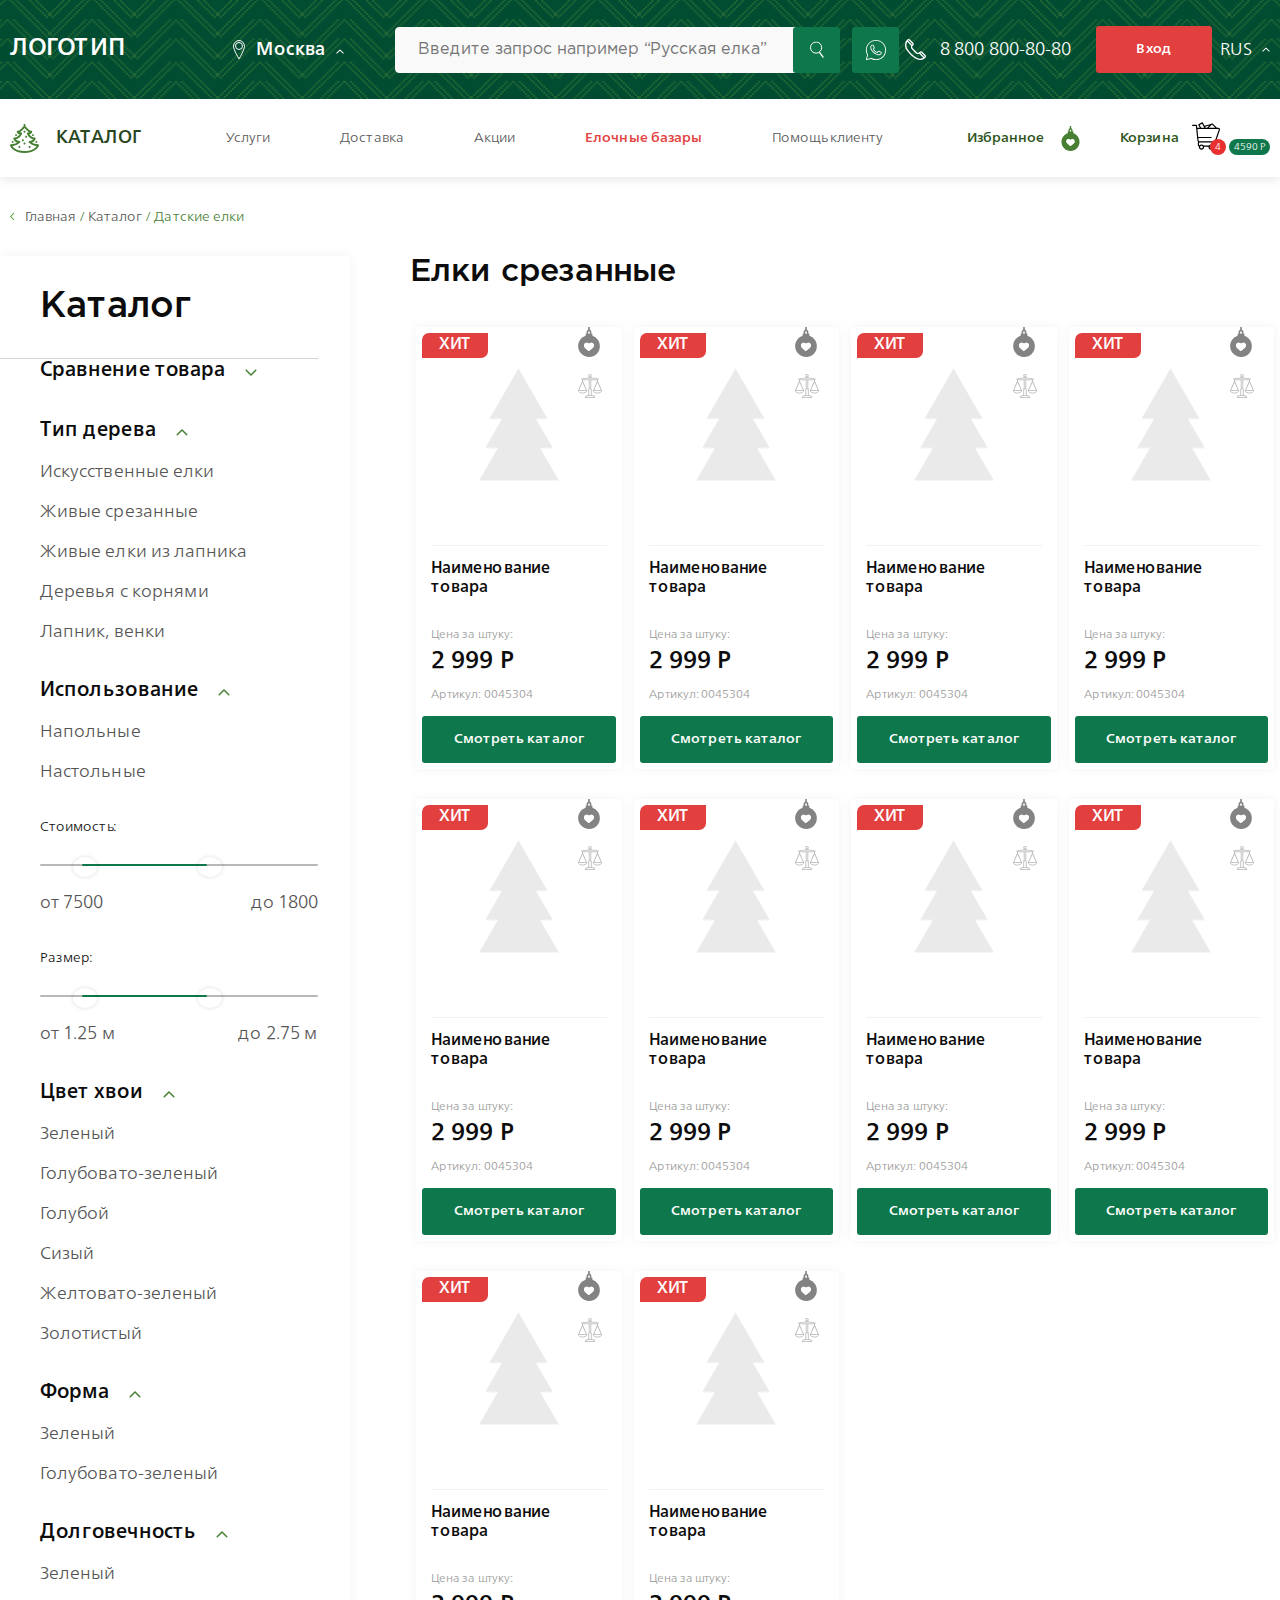
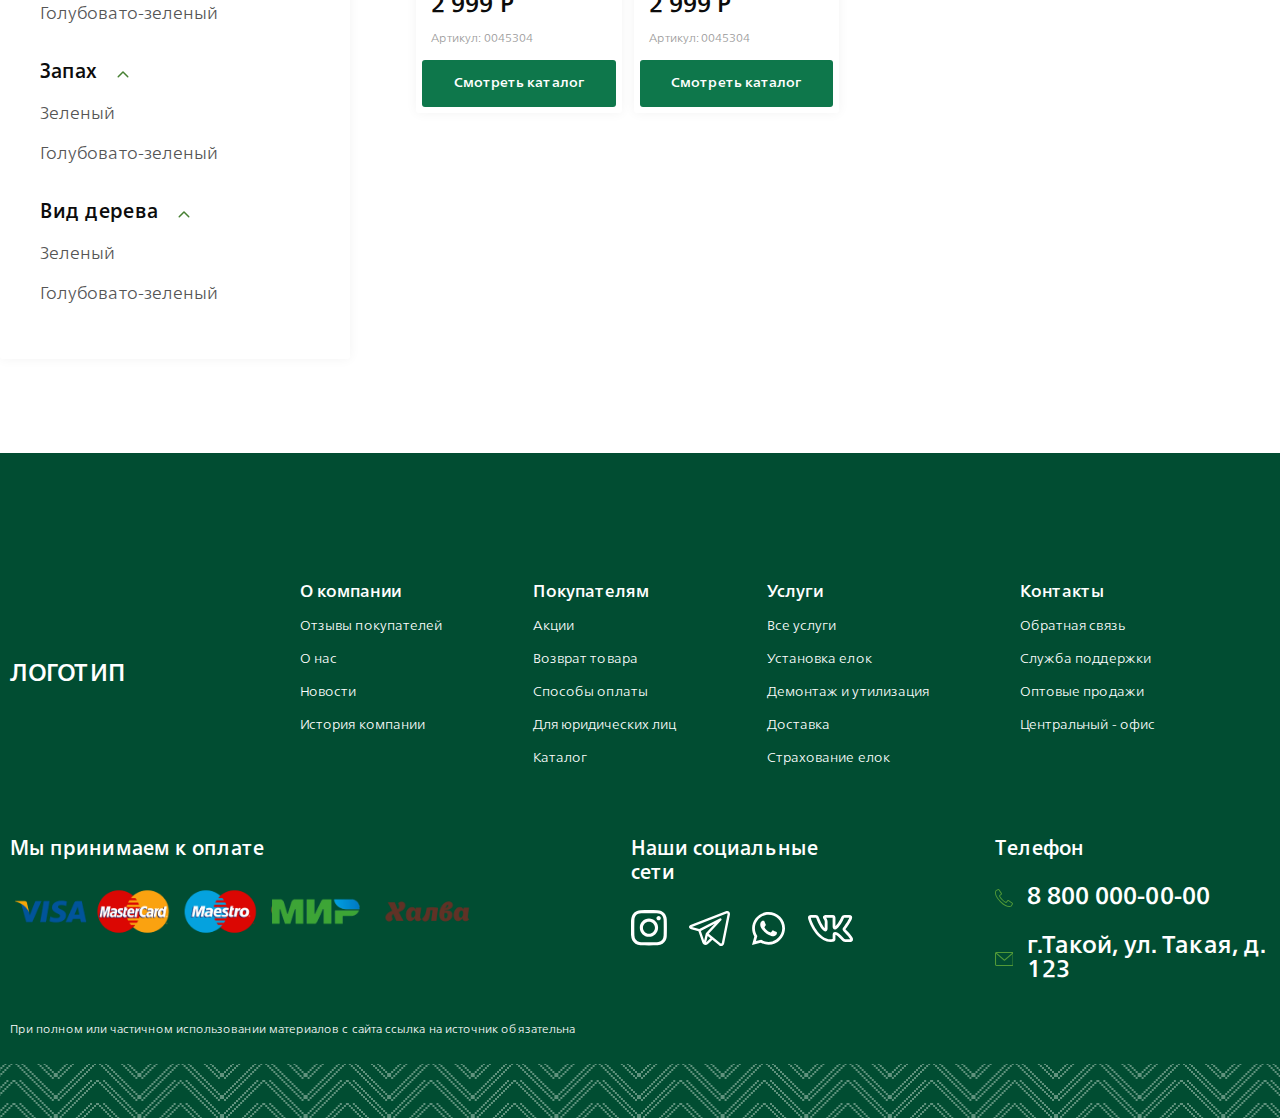
<file: catalog.html>
<!DOCTYPE html>
<html lang="en">
	<head>
		<meta charset="UTF-8" />
		<title>Каталог</title>
		<meta
			name="viewport"
			content="width=device-width, initial-scale=1, maximum-scale=1, minimum-scale=1, user-scalable=no"
		/>
		<link rel="stylesheet" href="css/vendor.css" />
		<link rel="stylesheet" href="css/style.css" />
	</head>
	<body>
		<div class="header">
			<div class="container flex acenter jbetween">
				<a href="#" class="header__logo logo"> ЛОГОТИП </a>
				<a href="#" class="header__city flex acenter">
					<svg
						width="12"
						height="20"
						viewBox="0 0 12 20"
						fill="none"
						xmlns="http://www.w3.org/2000/svg"
					>
						<path
							d="M11.5 6.38298C11.5 7.16126 11.1589 8.37505 10.5967 9.81612C10.0425 11.2368 9.30042 12.8127 8.55389 14.2877C7.80811 15.7611 7.06178 17.1261 6.50159 18.1232C6.31 18.4642 6.1403 18.7619 6 19.006C5.8597 18.7619 5.69 18.4642 5.49841 18.1232C4.93822 17.1261 4.19189 15.7611 3.44611 14.2877C2.69958 12.8127 1.95754 11.2368 1.40331 9.81612C0.84111 8.37505 0.5 7.16126 0.5 6.38298C0.5 3.1043 2.99113 0.5 6 0.5C9.00887 0.5 11.5 3.1043 11.5 6.38298Z"
							stroke="white"
						/>
						<circle cx="6" cy="6" r="3.5" stroke="white" />
					</svg>
					<span>Москва</span>
					<svg
						width="8"
						height="5"
						viewBox="0 0 8 5"
						fill="none"
						xmlns="http://www.w3.org/2000/svg"
					>
						<path
							d="M4.35355 0.646447C4.15829 0.451185 3.84171 0.451185 3.64645 0.646447L0.464466 3.82843C0.269204 4.02369 0.269204 4.34027 0.464466 4.53553C0.659728 4.7308 0.976311 4.7308 1.17157 4.53553L4 1.70711L6.82843 4.53553C7.02369 4.7308 7.34027 4.7308 7.53553 4.53553C7.7308 4.34027 7.7308 4.02369 7.53553 3.82843L4.35355 0.646447ZM4.5 2L4.5 1L3.5 1L3.5 2L4.5 2Z"
							fill="white"
						/>
					</svg>
				</a>
				<div class="header__buttons flex acenter">
					<div class="header__buttons-search header__search">
						<input
							type="text"
							name="s"
							placeholder="Введите запрос например “Русская елка”"
						/>
						<button class="header__buttons-button">
							<svg
								width="14"
								height="17"
								viewBox="0 0 14 17"
								fill="none"
								xmlns="http://www.w3.org/2000/svg"
							>
								<circle cx="6.08181" cy="6.08181" r="5.58181" stroke="white" />
								<path
									d="M9.875 10.1362L13.6011 15.2288C13.8215 15.53 13.756 15.9528 13.4548 16.1732C13.1536 16.3936 12.7308 16.3281 12.5104 16.0269L8.78427 10.9343L9.875 10.1362Z"
									fill="white"
								/>
							</svg>
						</button>
					</div>
					<a class="header__buttons-button">
						<svg
							width="22"
							height="22"
							viewBox="0 0 22 22"
							fill="none"
							xmlns="http://www.w3.org/2000/svg"
						>
							<path
								d="M10.9999 0.880005C5.41608 0.880005 0.879883 5.4162 0.879883 11C0.879883 12.7948 1.37211 14.4698 2.19301 15.932L0.896211 20.5614C0.875493 20.6355 0.874557 20.7137 0.893496 20.7883C0.912435 20.8628 0.950587 20.9311 1.00415 20.9863C1.05771 21.0415 1.12481 21.0817 1.19875 21.1029C1.2727 21.1241 1.35091 21.1256 1.42559 21.1071L6.2527 19.9109C7.67112 20.6681 9.28062 21.12 10.9999 21.12C16.5837 21.12 21.1199 16.5838 21.1199 11C21.1199 5.4162 16.5837 0.880005 10.9999 0.880005ZM10.9999 1.76C16.1081 1.76 20.2399 5.89181 20.2399 11C20.2399 16.1082 16.1081 20.24 10.9999 20.24C9.36221 20.24 7.82842 19.813 6.49504 19.067C6.39752 19.0125 6.28292 18.9971 6.17449 19.024L1.94723 20.0716L3.08074 16.0273C3.09696 15.9702 3.10144 15.9104 3.09391 15.8514C3.08638 15.7925 3.06699 15.7357 3.03691 15.6845C2.22659 14.3104 1.75988 12.7117 1.75988 11C1.75988 5.89181 5.89169 1.76 10.9999 1.76ZM7.32262 5.72001C7.04056 5.72001 6.63774 5.82494 6.30684 6.18149C6.10808 6.39565 5.27988 7.20259 5.27988 8.62125C5.27988 10.1003 6.3057 11.3766 6.42973 11.5406H6.43059V11.5414C6.41882 11.5259 6.58802 11.771 6.81387 12.0648C7.03972 12.3586 7.35554 12.7444 7.7523 13.1622C8.54583 13.9977 9.66153 14.9633 11.0463 15.5538C11.684 15.8254 12.1871 15.9893 12.5682 16.109C13.2746 16.3308 13.918 16.2971 14.4013 16.2259C14.763 16.1726 15.1609 15.9989 15.5546 15.7498C15.9482 15.5006 16.334 15.1909 16.5042 14.7202C16.6261 14.3828 16.688 14.071 16.7104 13.8145C16.7216 13.6862 16.7231 13.5729 16.7147 13.4681C16.7064 13.3633 16.7153 13.283 16.6176 13.1227C16.4128 12.7863 16.1808 12.7775 15.9387 12.6577C15.8042 12.5912 15.4213 12.4042 15.0372 12.2212C14.6536 12.0384 14.3214 11.8765 14.1168 11.8035C13.9876 11.757 13.8298 11.6901 13.6021 11.7159C13.3744 11.7416 13.1495 11.9059 13.0186 12.1C12.8945 12.284 12.3949 12.8737 12.2425 13.047C12.2405 13.0458 12.2537 13.0519 12.1936 13.0221C12.0052 12.9289 11.7748 12.8496 11.4339 12.6698C11.0929 12.4899 10.6665 12.2244 10.1998 11.813V11.8121C9.50522 11.2006 9.01868 10.4329 8.8652 10.175C8.87554 10.1627 8.86397 10.1776 8.88582 10.1561L8.88668 10.1552C9.04355 10.0007 9.18257 9.81619 9.30004 9.68086C9.4666 9.48899 9.5401 9.31984 9.61973 9.1618C9.77842 8.84684 9.69006 8.50025 9.59824 8.3179V8.31704C9.60458 8.32965 9.54857 8.20607 9.48824 8.06352C9.42774 7.92056 9.35061 7.73522 9.26824 7.53758C9.1035 7.14231 8.91957 6.69897 8.8102 6.4393V6.43844C8.68134 6.13259 8.50702 5.91224 8.2791 5.80594C8.05119 5.69964 7.84982 5.72986 7.84168 5.72946H7.84082C7.67818 5.72196 7.4997 5.72001 7.32262 5.72001ZM7.32262 6.6C7.49225 6.6 7.6595 6.60207 7.79957 6.6086C7.94367 6.61578 7.93471 6.61637 7.90699 6.60344C7.87884 6.59031 7.91704 6.58605 7.99895 6.78047C8.10605 7.03473 8.29088 7.47967 8.45613 7.87618C8.53876 8.07443 8.61609 8.26048 8.67785 8.40641C8.73961 8.55234 8.77308 8.63381 8.81191 8.71149V8.71235L8.81277 8.71321C8.85085 8.78834 8.84748 8.74024 8.83426 8.76649C8.74141 8.95077 8.72881 8.99602 8.63488 9.10422C8.49187 9.26897 8.346 9.4527 8.26879 9.52876C8.20124 9.59512 8.07935 9.6985 8.00324 9.90086C7.92702 10.1035 7.96259 10.3816 8.08488 10.5892C8.2477 10.8656 8.78422 11.7389 9.61801 12.473C10.1431 12.9359 10.6323 13.2422 11.0231 13.4484C11.4139 13.6545 11.7322 13.7749 11.8034 13.8102C11.9725 13.8939 12.1574 13.9589 12.3723 13.9331C12.5872 13.9072 12.7725 13.7768 12.8905 13.6434L12.8914 13.6426C13.0484 13.4646 13.5149 12.9319 13.7387 12.6036C13.7482 12.6069 13.7451 12.6043 13.8195 12.6311V12.632H13.8204C13.8543 12.6441 14.2798 12.8345 14.6591 13.0152C15.0384 13.196 15.4234 13.3839 15.5486 13.4458C15.7291 13.5351 15.8144 13.5933 15.8364 13.5936C15.8379 13.6323 15.8394 13.6743 15.8339 13.738C15.8184 13.9147 15.7712 14.1593 15.6766 14.4212C15.6303 14.5494 15.3889 14.8138 15.0845 15.0064C14.7801 15.199 14.4096 15.3351 14.2724 15.3553C13.8598 15.4161 13.37 15.4383 12.8321 15.2694C12.4591 15.1523 11.994 15.0007 11.3918 14.7443C10.1704 14.2234 9.13234 13.3371 8.39082 12.5563C8.02006 12.166 7.72301 11.8026 7.51168 11.5277C7.30074 11.2533 7.20864 11.1105 7.13184 11.0095L7.13098 11.0086C6.99465 10.8283 6.15988 9.66718 6.15988 8.62125C6.15988 7.51432 6.67402 7.08024 6.95223 6.78047C7.09828 6.6231 7.25795 6.6 7.32262 6.6Z"
								fill="white"
							/>
						</svg>
					</a>
				</div>
				<a href="#" class="header__phone flex acenter">
					<svg
						width="21"
						height="21"
						viewBox="0 0 21 21"
						fill="none"
						xmlns="http://www.w3.org/2000/svg"
					>
						<path
							d="M20.448 16.0101L17.2497 12.8118C16.5149 12.0769 15.3192 12.077 14.5844 12.8118L14.162 13.2343C13.8356 13.5607 13.4016 13.7405 12.94 13.7405C12.4783 13.7405 12.0444 13.5607 11.718 13.2343L7.76534 9.28156C7.43892 8.95514 7.25912 8.52122 7.25912 8.05956C7.25912 7.5979 7.43892 7.16398 7.76534 6.83756L8.1878 6.4151C8.92266 5.68031 8.92266 4.48462 8.1878 3.74983L4.98933 0.551512C4.25454 -0.183349 3.05885 -0.183349 2.32406 0.551512C-0.377917 3.25341 -0.770301 7.50171 1.39094 10.6529C3.80849 14.1779 6.82166 17.191 10.3466 19.6085C11.7082 20.5425 13.2745 20.9996 14.8326 20.9995C16.8802 20.9995 18.9136 20.2098 20.448 18.6755C20.8039 18.3195 21 17.8462 21 17.3428C21 16.8394 20.804 16.3661 20.448 16.0101ZM3.28357 1.51087C3.38323 1.41129 3.51576 1.35641 3.65673 1.35641C3.79771 1.35641 3.93023 1.41129 4.02989 1.51095L7.22822 4.70926C7.32788 4.80892 7.38276 4.94145 7.38276 5.08242C7.38276 5.2234 7.32788 5.35585 7.22822 5.45558L7.03787 5.64593L3.09745 1.70552C3.15813 1.63971 3.21987 1.57465 3.28357 1.51087ZM11.1141 18.4895C7.7275 16.1668 4.83268 13.272 2.50996 9.8854C1.03451 7.73412 0.995915 4.96678 2.27861 2.80577L6.20214 6.7293C6.00591 7.1394 5.90203 7.59149 5.90203 8.05956C5.90203 8.88368 6.22294 9.65842 6.80568 10.2411L10.7583 14.1937C11.341 14.7764 12.1158 15.0974 12.9398 15.0974C13.4079 15.0974 13.86 14.9935 14.2701 14.7972L18.1937 18.7208C16.0328 20.0035 13.2654 19.965 11.1141 18.4895ZM19.4885 17.7159C19.4247 17.7797 19.3597 17.8414 19.2939 17.902L15.3535 13.9616L15.5439 13.7712C15.6435 13.6716 15.7761 13.6167 15.917 13.6167C16.058 13.6167 16.1905 13.6716 16.2902 13.7712L19.4885 16.9696C19.6942 17.1753 19.6942 17.5102 19.4885 17.7159Z"
							fill="white"
						/>
					</svg>
					<span>8 800 800-80-80</span>
				</a>
				<div class="header__last flex acenter">
					<a href="#" class="header__last-login">Вход</a>
					<div class="header__last-lang flex acenter">
						<span>RUS</span>
						<svg
							width="8"
							height="5"
							viewBox="0 0 8 5"
							fill="none"
							xmlns="http://www.w3.org/2000/svg"
						>
							<path
								d="M4.35355 0.646447C4.15829 0.451185 3.84171 0.451185 3.64645 0.646447L0.464466 3.82843C0.269204 4.02369 0.269204 4.34027 0.464466 4.53553C0.659728 4.7308 0.976311 4.7308 1.17157 4.53553L4 1.70711L6.82843 4.53553C7.02369 4.7308 7.34027 4.7308 7.53553 4.53553C7.7308 4.34027 7.7308 4.02369 7.53553 3.82843L4.35355 0.646447ZM4.5 2L4.5 1L3.5 1L3.5 2L4.5 2Z"
								fill="white"
							/>
						</svg>
					</div>
				</div>
			</div>
		</div>

		<div class="subheader">
			<div class="container flex acenter jbetween">
				<a href="#" class="subheader__logo logo"> ЛОГО </a>
				<a href="#" class="subheader__catalog flex acenter">
					<svg
						width="29"
						height="29"
						viewBox="0 0 29 29"
						fill="none"
						xmlns="http://www.w3.org/2000/svg"
					>
						<path
							d="M28.7883 20.6501C28.6014 20.4106 28.3146 20.2708 28.011 20.2708C25.4741 20.2708 23.3776 19.3297 22.008 18.4862C24.3542 17.6865 25.3774 15.8069 25.6 14.6933C25.658 14.4036 25.583 14.1032 25.3957 13.8747C25.2084 13.6463 24.9285 13.5138 24.6331 13.5138C21.7525 13.5138 20.1386 11.5988 19.3739 10.2959C22.2039 9.78337 22.2415 7.8379 22.2415 7.74312C22.2415 7.19845 21.8 6.75693 21.2553 6.75693C19.4948 6.75693 17.732 4.75564 16.4448 3.29429C15.9481 2.73048 15.5191 2.24379 15.1335 1.92012C15.0931 1.886 15.0502 1.85661 15.0061 1.82999C15.075 1.78896 15.1396 1.74044 15.1966 1.68344C15.38 1.49991 15.4856 1.24547 15.4856 0.986197C15.4856 0.726728 15.3801 0.47229 15.1966 0.288956C15.013 0.105523 14.7596 0 14.4992 0C14.2398 0 13.9854 0.105523 13.802 0.288956C13.6185 0.47229 13.513 0.726728 13.513 0.986197C13.513 1.24547 13.6184 1.49991 13.802 1.68344C13.8594 1.74044 13.9241 1.78896 13.9929 1.83018C13.9488 1.85661 13.9059 1.8862 13.8655 1.92012C13.4801 2.2435 13.0513 2.73029 12.5549 3.2939C11.2676 4.75534 9.50452 6.75703 7.74377 6.75703C7.19919 6.75703 6.75757 7.19855 6.75757 7.74322C6.75757 7.838 6.79505 9.78347 9.62504 10.296C8.85985 11.5998 7.24613 13.5139 4.36615 13.5139C4.07068 13.5139 3.7908 13.6464 3.60352 13.8748C3.41624 14.1032 3.34119 14.4037 3.39918 14.6934C3.62206 15.8081 4.64672 17.6902 6.99801 18.4885C5.63361 19.3314 3.5403 20.2708 0.988128 20.2708C0.684478 20.2708 0.397692 20.4106 0.210808 20.6501C0.0239239 20.8893 -0.0422498 21.2016 0.031419 21.496C0.0516361 21.5771 0.551638 23.5023 2.65519 25.3725C5.3627 27.7796 9.34772 29 14.4996 29C19.6515 29 23.6365 27.7796 26.344 25.3725C28.4476 23.5023 28.9476 21.5772 28.9678 21.496C29.0414 21.2015 28.9753 20.8892 28.7883 20.6501ZM14.4995 27.0276C9.98441 27.0276 6.37858 25.9778 4.07206 23.9914C3.31486 23.3394 2.81151 22.6829 2.48547 22.153C7.05323 21.6029 9.99476 18.7112 10.1302 18.5758C10.4121 18.2938 10.4964 17.8697 10.3438 17.5012C10.1911 17.1328 9.83155 16.8924 9.43273 16.8924C7.95225 16.8924 6.81743 16.4625 6.05994 15.6146C5.98124 15.5265 5.91033 15.4379 5.84682 15.3504C7.60866 15.0186 9.1636 14.0834 10.4017 12.5976C11.563 11.2038 12.0379 9.80329 12.0575 9.74431C12.1577 9.44362 12.1073 9.11315 11.9219 8.85575C11.7365 8.59865 11.4389 8.44628 11.1219 8.44628C10.5137 8.44628 10.0509 8.38622 9.70206 8.29776C11.4518 7.5304 12.8989 5.88769 14.0352 4.59775C14.1953 4.41589 14.3521 4.23798 14.4998 4.07457C14.6476 4.23808 14.8045 4.41629 14.9648 4.59814C16.1007 5.8875 17.5467 7.52922 19.2955 8.29697C18.9563 8.38326 18.4967 8.44628 17.8776 8.44628C17.5606 8.44628 17.263 8.59865 17.0776 8.85575C16.8922 9.11305 16.8418 9.44362 16.942 9.74431C16.9616 9.80329 17.4365 11.2038 18.5977 12.5976C19.8362 14.084 21.3916 15.0192 23.1542 15.3508C22.6231 16.0683 21.5759 16.8924 19.5666 16.8924C19.1678 16.8924 18.8082 17.1328 18.6555 17.5012C18.5029 17.8697 18.5872 18.2938 18.8691 18.5758C19.0047 18.7114 21.9496 21.6059 26.521 22.154C25.4513 23.8962 22.426 27.0276 14.4995 27.0276Z"
							fill="#478033"
						/>
						<path
							d="M6.05553 12.1075C6.3149 12.1075 6.56934 12.002 6.75268 11.8186C6.93611 11.6352 7.04173 11.3808 7.04173 11.1213C7.04173 10.8619 6.93621 10.6074 6.75268 10.4241C6.56934 10.2408 6.3149 10.1351 6.05553 10.1351C5.79508 10.1351 5.54173 10.2407 5.35829 10.4241C5.17387 10.6074 5.06934 10.8619 5.06934 11.1213C5.06934 11.3808 5.17387 11.6352 5.35829 11.8186C5.54173 12.0019 5.79518 12.1075 6.05553 12.1075Z"
							fill="#478033"
						/>
						<path
							d="M16.1888 11.8245C15.9284 11.8245 15.675 11.9298 15.4916 12.1134C15.3082 12.2968 15.2026 12.5512 15.2026 12.8107C15.2026 13.0709 15.3081 13.3253 15.4916 13.5077C15.675 13.6922 15.9295 13.7977 16.1888 13.7977C16.4482 13.7977 16.7026 13.6922 16.886 13.5077C17.0694 13.3244 17.175 13.0708 17.175 12.8107C17.175 12.5512 17.0695 12.2968 16.886 12.1134C16.7026 11.9299 16.4482 11.8245 16.1888 11.8245Z"
							fill="#478033"
						/>
						<path
							d="M14.4993 8.72885C14.7586 8.72885 15.0131 8.62422 15.1964 8.44088C15.3798 8.25637 15.4855 8.00311 15.4855 7.74364C15.4855 7.48319 15.3799 7.22993 15.1964 7.04542C15.0131 6.86208 14.7586 6.75745 14.4993 6.75745C14.2399 6.75745 13.9854 6.86208 13.802 7.04542C13.6186 7.22993 13.5131 7.48319 13.5131 7.74364C13.5131 8.00311 13.6185 8.25637 13.802 8.44088C13.9854 8.62422 14.2399 8.72885 14.4993 8.72885Z"
							fill="#478033"
						/>
						<path
							d="M13.5085 15.4921C13.3252 15.3076 13.0708 15.2031 12.8114 15.2031C12.552 15.2031 12.2976 15.3076 12.1142 15.4921C11.9307 15.6745 11.8252 15.929 11.8252 16.1893C11.8252 16.4486 11.9306 16.703 12.1142 16.8855C12.2976 17.07 12.552 17.1755 12.8114 17.1755C13.0708 17.1755 13.3252 17.07 13.5085 16.8855C13.692 16.7021 13.7976 16.4486 13.7976 16.1893C13.7975 15.9299 13.692 15.6754 13.5085 15.4921Z"
							fill="#478033"
						/>
						<path
							d="M14.4993 18.5809C14.2399 18.5809 13.9854 18.6865 13.802 18.8699C13.6186 19.0532 13.5131 19.3077 13.5131 19.5681C13.5131 19.8274 13.6185 20.0808 13.802 20.2654C13.9864 20.4487 14.2399 20.5543 14.4993 20.5543C14.7586 20.5543 15.0131 20.4488 15.1964 20.2654C15.3798 20.0808 15.4855 19.8274 15.4855 19.5681C15.4855 19.3077 15.3799 19.0532 15.1964 18.8699C15.0131 18.6865 14.7596 18.5809 14.4993 18.5809Z"
							fill="#478033"
						/>
						<path
							d="M18.869 23.6432C19.0525 23.8265 19.3069 23.9321 19.5663 23.9321C19.8256 23.9321 20.0801 23.8266 20.2634 23.6432C20.4468 23.4596 20.5525 23.2052 20.5525 22.9459C20.5525 22.6864 20.4469 22.432 20.2634 22.2487C20.0801 22.0653 19.8256 21.9597 19.5663 21.9597C19.3069 21.9597 19.0525 22.0652 18.869 22.2487C18.6856 22.432 18.5801 22.6864 18.5801 22.9459C18.5801 23.2062 18.6856 23.4596 18.869 23.6432Z"
							fill="#478033"
						/>
						<path
							d="M9.43298 21.9597C9.17361 21.9597 8.91917 22.0652 8.73476 22.2487C8.55132 22.432 8.4458 22.6864 8.4458 22.9459C8.4458 23.2052 8.55122 23.4596 8.73476 23.6432C8.91917 23.8265 9.17253 23.9321 9.43298 23.9321C9.69235 23.9321 9.94679 23.8266 10.1291 23.6432C10.3136 23.4596 10.4182 23.2052 10.4182 22.9459C10.4182 22.6864 10.3136 22.432 10.1291 22.2487C9.9458 22.0652 9.69235 21.9597 9.43298 21.9597Z"
							fill="#478033"
						/>
						<path
							d="M2.67663 18.8648C2.93698 18.8648 3.19043 18.7593 3.37377 18.5759C3.55819 18.3916 3.66371 18.1381 3.66371 17.8787C3.66371 17.6194 3.55819 17.3649 3.37377 17.1814C3.19043 16.9971 2.93688 16.8925 2.67663 16.8925C2.41716 16.8925 2.1638 16.9971 1.97939 17.1814C1.79595 17.3649 1.69043 17.6185 1.69043 17.8787C1.69043 18.1381 1.79585 18.3926 1.97939 18.5759C2.16292 18.7593 2.41726 18.8648 2.67663 18.8648Z"
							fill="#478033"
						/>
						<path
							d="M25.6244 18.5759C25.8078 18.7592 26.0623 18.8648 26.3217 18.8648C26.582 18.8648 26.8355 18.7593 27.0188 18.5759C27.2022 18.3926 27.3079 18.1381 27.3079 17.8787C27.3079 17.6194 27.2023 17.3649 27.0188 17.1814C26.8355 16.9971 26.5819 16.8925 26.3217 16.8925C26.0623 16.8925 25.8078 16.9971 25.6244 17.1814C25.441 17.3649 25.3354 17.6194 25.3354 17.8787C25.3354 18.1381 25.441 18.3926 25.6244 18.5759Z"
							fill="#478033"
						/>
						<path
							d="M22.2468 11.8186C22.4303 12.0019 22.6847 12.1075 22.9441 12.1075C23.2035 12.1075 23.4579 12.002 23.6412 11.8186C23.8247 11.6352 23.9303 11.3817 23.9303 11.1213C23.9303 10.8619 23.8248 10.6074 23.6412 10.4241C23.4579 10.2408 23.2035 10.1351 22.9441 10.1351C22.6847 10.1351 22.4303 10.2407 22.2468 10.4241C22.0634 10.6074 21.9579 10.8619 21.9579 11.1213C21.9579 11.3817 22.0634 11.6351 22.2468 11.8186Z"
							fill="#478033"
						/>
					</svg>
					<span>КАТАЛОГ</span>
				</a>
				<ul class="subheader__menu">
					<li>
						<a href="#">Услуги</a>
						<div class="subheader__menu-sub">
							<ul>
								<li><a href="#">Личный менеджер</a></li>
							</ul>
							<ul>
								<li><a href="#" class="_parent">Для срезанных деревьев</a></li>
								<li><a href="#">Доп. дерево на выбор</a></li>
								<li><a href="#">Доставка дедом морозом</a></li>
								<li><a href="#">Установка</a></li>
								<li><a href="#">Страховка елки</a></li>
								<li><a href="#">Демонтаж и утилизация</a></li>
							</ul>
							<ul>
								<li><a href="#" class="_parent">Для деревьев в емкости</a></li>
								<li><a href="#">Аренда елок в горшке</a></li>
								<li><a href="#">Посадка, уход</a></li>
								<li><a href="#">Ландшафтный дизайн</a></li>
							</ul>
						</div>
					</li>
					<li><a href="#">Доставка</a></li>
					<li><a href="#">Акции</a></li>
					<li>
						<a href="#"><b>Елочные базары</b></a>
					</li>
					<li><a href="#">Помощь клиенту</a></li>
				</ul>
				<a href="#" class="subheader__phone flex acenter">
					<svg
						width="21"
						height="21"
						viewBox="0 0 21 21"
						fill="none"
						xmlns="http://www.w3.org/2000/svg"
					>
						<path
							d="M20.448 16.0101L17.2497 12.8118C16.5149 12.0769 15.3192 12.077 14.5844 12.8118L14.162 13.2343C13.8356 13.5607 13.4016 13.7405 12.94 13.7405C12.4783 13.7405 12.0444 13.5607 11.718 13.2343L7.76534 9.28156C7.43892 8.95514 7.25912 8.52122 7.25912 8.05956C7.25912 7.5979 7.43892 7.16398 7.76534 6.83756L8.1878 6.41509C8.92266 5.68031 8.92266 4.48462 8.1878 3.74983L4.98933 0.551512C4.25454 -0.183349 3.05885 -0.183349 2.32406 0.551512C-0.377917 3.25341 -0.770301 7.50171 1.39094 10.6529C3.80849 14.1779 6.82166 17.191 10.3466 19.6085C11.7082 20.5425 13.2745 20.9996 14.8326 20.9995C16.8802 20.9995 18.9136 20.2098 20.448 18.6755C20.8039 18.3195 21 17.8462 21 17.3428C21 16.8394 20.804 16.3661 20.448 16.0101ZM3.28357 1.51087C3.38323 1.41129 3.51576 1.35641 3.65673 1.35641C3.79771 1.35641 3.93023 1.41129 4.02989 1.51095L7.22822 4.70926C7.32788 4.80893 7.38276 4.94145 7.38276 5.08242C7.38276 5.2234 7.32788 5.35585 7.22822 5.45559L7.03787 5.64593L3.09745 1.70552C3.15813 1.63971 3.21987 1.57465 3.28357 1.51087ZM11.1141 18.4895C7.7275 16.1668 4.83268 13.272 2.50996 9.8854C1.03451 7.73412 0.995915 4.96678 2.27861 2.80577L6.20214 6.7293C6.00591 7.1394 5.90203 7.59149 5.90203 8.05956C5.90203 8.88368 6.22294 9.65842 6.80568 10.2411L10.7583 14.1937C11.341 14.7764 12.1158 15.0974 12.9398 15.0974C13.4079 15.0974 13.86 14.9935 14.2701 14.7972L18.1937 18.7208C16.0328 20.0035 13.2654 19.965 11.1141 18.4895ZM19.4885 17.7159C19.4247 17.7797 19.3597 17.8414 19.2939 17.902L15.3535 13.9616L15.5439 13.7712C15.6435 13.6716 15.7761 13.6167 15.917 13.6167C16.058 13.6167 16.1905 13.6716 16.2902 13.7712L19.4885 16.9696C19.6942 17.1753 19.6942 17.5102 19.4885 17.7159Z"
							fill="#478033"
						/>
					</svg>
					<span>8 800 800-80-80</span>
				</a>
				<div class="subheader__buttons flex acenter">
					<a href="#" class="subheader__fav flex acenter">
						<span>Избранное</span>
						<svg
							width="25"
							height="25"
							viewBox="0 0 25 25"
							fill="none"
							xmlns="http://www.w3.org/2000/svg"
						>
							<path
								d="M15.351 7.37135V5.55801H14.5089V4.11537C14.5089 3.23712 14.0036 2.4883 13.1615 2.21015V0H11.8141V2.21015C11.0562 2.4883 10.4667 3.23712 10.4667 4.11537V5.55801H9.70881V7.34398C6.08768 8.52944 3.39895 12.0023 3.45698 16.0855C3.52729 21.0407 7.6451 25.0486 12.6005 24.9995C17.554 24.9504 21.5442 20.9194 21.5442 15.9541C21.5441 11.9591 18.9721 8.56918 15.351 7.37135ZM11.8141 4.11537C11.8141 3.93052 11.903 3.76294 12.0241 3.64108C12.146 3.76387 12.322 3.83999 12.5089 3.83999C12.6957 3.83999 12.8542 3.76387 12.9762 3.64108C13.0972 3.76286 13.1615 3.93044 13.1615 4.11537V5.55801H11.8141V4.11537ZM16.2353 16.7472C15.5206 17.8689 12.4226 20.0295 12.4226 20.0295C12.4226 20.0295 9.344 17.7353 8.67847 16.5837C8.01294 15.4322 8.40689 13.9592 9.55849 13.2937C10.5471 12.7223 11.7723 13.1418 12.5204 13.9412C13.3024 13.1749 14.5355 12.8085 15.4985 13.4221C16.6201 14.1368 16.95 15.6255 16.2353 16.7472Z"
								fill="#478033"
							/>
							<path
								d="M15.4986 13.4221C14.5355 12.8086 13.3025 13.1749 12.5205 13.9413C11.7723 13.1419 10.5472 12.7222 9.55857 13.2937C8.40705 13.9592 8.01302 15.4323 8.67855 16.5838C9.34408 17.7353 12.4227 20.0295 12.4227 20.0295C12.4227 20.0295 15.5207 17.869 16.2354 16.7473C16.9502 15.6255 16.6203 14.1368 15.4986 13.4221Z"
								fill="white"
							/>
						</svg>
					</a>
					<a href="#" class="subheader__cart flex acenter">
						<div class="subheader__cart-text">Корзина</div>
						<div class="subheader__cart-content flex">
							<div class="subheader__cart-icon">
								<svg
									width="28"
									height="28"
									viewBox="0 0 28 28"
									fill="none"
									xmlns="http://www.w3.org/2000/svg"
								>
									<path
										d="M5.3439 18.2605C5.4101 18.9125 5.76283 19.4973 6.26479 19.8923C5.9838 20.2229 5.81373 20.6505 5.81373 21.1173V22.8674C5.81373 23.6217 6.24909 24.2715 6.88723 24.5767C6.85108 24.751 6.83192 24.9315 6.83192 25.1164C6.83192 26.5794 8.02218 27.7697 9.48514 27.7697C10.9482 27.7697 12.1384 26.5794 12.1384 25.1164C12.1384 24.9965 12.1297 24.8786 12.1142 24.7629H16.4784C16.4629 24.8787 16.4541 24.9965 16.4541 25.1164C16.4541 26.5794 17.6444 27.7697 19.1074 27.7697C20.5703 27.7697 21.7606 26.5794 21.7606 25.1164C21.7606 23.6534 20.5703 22.4631 19.1074 22.4631C18.2199 22.4631 17.4334 22.9016 16.9514 23.5727H11.6411C11.1591 22.9016 10.3726 22.4631 9.48509 22.4631C8.63243 22.4631 7.87295 22.8679 7.38721 23.4949C7.1587 23.3782 7.0037 23.1417 7.0037 22.8674V21.1174C7.0037 20.7287 7.32011 20.4125 7.70905 20.4125C7.71087 20.4125 7.71263 20.4123 7.71444 20.4122C7.71807 20.4123 7.72169 20.4125 7.72526 20.4125H21.6386C22.789 20.4125 23.9806 19.5596 24.3514 18.4708L27.8869 8.0898C28.087 7.50244 28.0189 6.9102 27.7001 6.46492C27.3814 6.01964 26.8427 5.76421 26.2223 5.76421H24.9534L21.1295 1.92204C20.535 1.32765 19.5714 1.32249 18.9699 1.90594L12.5168 3.64174L10.7845 0.535696C10.6244 0.248702 10.2621 0.14584 9.97497 0.305829L6.51024 2.23816C6.37236 2.31501 6.27074 2.44355 6.22767 2.59538C6.18454 2.7472 6.20353 2.90991 6.28043 3.04774L7.79543 5.76415H6.36017C5.97746 5.76415 5.61696 5.86191 5.30435 6.0452L5.02336 3.23595C4.99293 2.93173 4.73693 2.70011 4.43124 2.70011H0.595071C0.266422 2.70011 0 2.96653 0 3.29518C0 3.62383 0.266422 3.89025 0.595071 3.89025H3.89273L5.3439 18.2605ZM19.1075 23.6532C19.9142 23.6532 20.5706 24.3096 20.5706 25.1163C20.5706 25.9231 19.9142 26.5795 19.1075 26.5795C18.3007 26.5795 17.6444 25.9231 17.6444 25.1163C17.6444 24.3095 18.3007 23.6532 19.1075 23.6532ZM9.4852 23.6532C10.2919 23.6532 10.9483 24.3096 10.9483 25.1163C10.9483 25.9231 10.2919 26.5795 9.4852 26.5795C8.67845 26.5795 8.02212 25.9231 8.02212 25.1163C8.02212 24.3095 8.67845 23.6532 9.4852 23.6532ZM20.2872 2.76256L23.2745 5.76415H16.7942L19.7947 2.76364C19.9307 2.62757 20.152 2.62757 20.2872 2.76256ZM17.2831 3.59215L15.1111 5.76415H13.7005L13.1145 4.71349L17.2831 3.59215ZM7.60959 2.98773L10.0349 1.6351L12.3378 5.76415H9.15808L7.60959 2.98773ZM26.7605 7.70601L23.225 18.087C23.019 18.6918 22.2777 19.2223 21.6388 19.2223H7.72543C7.13586 19.2223 6.58743 18.7268 6.52792 18.1404L6.31767 16.0665H19.1116C19.4402 16.0665 19.7066 15.8 19.7066 15.4714C19.7066 15.1427 19.4402 14.8763 19.1116 14.8763H6.19707L5.49284 7.92975C5.49284 7.92958 5.49284 7.92953 5.49284 7.92942L5.49273 7.92811C5.46592 7.6635 5.54254 7.41669 5.7086 7.23296C5.87097 7.05325 6.10236 6.95429 6.36017 6.95429H24.7007C24.7027 6.95435 24.7046 6.95458 24.7065 6.95458C24.7085 6.95458 24.7104 6.95435 24.7123 6.95429H26.2225C26.4576 6.95429 26.6388 7.0265 26.7326 7.15758C26.8265 7.28861 26.8363 7.4834 26.7605 7.70601Z"
										fill="black"
									/>
								</svg>
								<div class="subheader__cart-count">4</div>
							</div>
							<div class="subheader__cart-price">4590 Р</div>
						</div>
					</a>
				</div>
			</div>
		</div>

		<div class="catalogmenu">
			<div class="container">
				<div class="row">
					<div class="row__col _80">
						<div class="row">
							<div class="row__col _25">
								<ul class="catalogmenu__list">
									<li><a href="#" class="_parent">Елки срезанные</a></li>
									<li><a href="#">Ели</a></li>
									<li><a href="#">Пихты</a></li>
									<li><a href="#">Сосны</a></li>
								</ul>
							</div>
							<div class="row__col _25">
								<ul class="catalogmenu__list">
									<li><a href="#" class="_parent">Елки в декор горшках</a></li>
									<li><a href="#">Ели</a></li>
									<li><a href="#">Пихты</a></li>
									<li><a href="#">Сосны</a></li>
								</ul>
							</div>
							<div class="row__col _25">
								<ul class="catalogmenu__list">
									<li><a href="#" class="_parent">Венки</a></li>
									<li><a href="#">Заготовки</a></li>
									<li><a href="#">Дизайнерские</a></li>
								</ul>
							</div>
							<div class="row__col _25">
								<ul class="catalogmenu__list">
									<li><a href="#" class="_parent">Елки из лапника</a></li>
									<li><a href="#">Заготовки</a></li>
									<li><a href="#">Дизайнерские</a></li>
								</ul>
							</div>
							<div class="row__col _25">
								<ul class="catalogmenu__list">
									<li><a href="#" class="_parent">Елки в горшках</a></li>
									<li><a href="#">Заготовки</a></li>
									<li><a href="#">Дизайнерские</a></li>
								</ul>
							</div>
							<div class="row__col _25">
								<ul class="catalogmenu__list">
									<li><a href="#" class="_parent">Деревья для высадки</a></li>
									<li><a href="#">Заготовки</a></li>
									<li><a href="#">Дизайнерские</a></li>
								</ul>
							</div>
							<div class="row__col _25">
								<ul class="catalogmenu__list">
									<li><a href="#" class="_parent">Подставки, кашпо</a></li>
									<li><a href="#">Заготовки</a></li>
									<li><a href="#">Дизайнерские</a></li>
								</ul>
							</div>
							<div class="row__col _25">
								<ul class="catalogmenu__list">
									<li><a href="#" class="_parent">Искусственные елки</a></li>
									<li><a href="#">Заготовки</a></li>
									<li><a href="#">Дизайнерские</a></li>
								</ul>
							</div>
						</div>
					</div>
					<div class="row__col _20">
						<ul class="catalogmenu__list">
							<li><a href="#" class="_parent">Композиции, букеты</a></li>
							<li><a href="#" class="_parent">Новогодние цветы</a></li>
							<li>
								<a href="#" class="_parent">Свечи, Светильники, Фонарики</a>
							</li>
							<li><a href="#" class="_parent">Композиции, букеты</a></li>
							<li><a href="#" class="_parent">Гирлянды</a></li>
							<li><a href="#" class="_parent">Игрушки</a></li>
							<li><a href="#" class="_parent">Декор/ аксессуары</a></li>
							<li><a href="#" class="_parent">Лапник</a></li>
							<li><a href="#" class="_parent">Ёлки настольные</a></li>
						</ul>
					</div>
				</div>
			</div>
		</div>

		<div class="catalog">
			<div class="container">
				<div class="breadcrumbs">
					<a href="#">
						<svg
							width="5"
							height="9"
							viewBox="0 0 5 9"
							fill="none"
							xmlns="http://www.w3.org/2000/svg"
						>
							<path
								d="M0.146447 4.14645C-0.0488155 4.34171 -0.0488155 4.65829 0.146447 4.85355L3.32843 8.03553C3.52369 8.2308 3.84027 8.2308 4.03553 8.03553C4.2308 7.84027 4.2308 7.52369 4.03553 7.32843L1.20711 4.5L4.03553 1.67157C4.2308 1.47631 4.2308 1.15973 4.03553 0.964466C3.84027 0.769204 3.52369 0.769204 3.32843 0.964466L0.146447 4.14645ZM1.5 4L0.5 4L0.5 5L1.5 5L1.5 4Z"
								fill="#5BAB3F"
							/>
						</svg>
					</a>
					<span
						><a href="#">Главная</a> / <a href="#">Каталог</a> / Датские
						елки</span
					>
				</div>
			</div>

			<div class="flex">
				<div class="catalog__filter filter filter__fade">
					<div class="filter__title block__title _big">Каталог</div>
					<div class="filter__body">
						<div class="filter__row">
							<div class="filter__row-title">
								<span>Сравнение товара</span>
								<svg
									width="12"
									height="7"
									viewBox="0 0 12 7"
									fill="none"
									xmlns="http://www.w3.org/2000/svg"
								>
									<path
										d="M5.46967 6.53033C5.76256 6.82322 6.23744 6.82322 6.53033 6.53033L11.3033 1.75736C11.5962 1.46447 11.5962 0.989592 11.3033 0.696699C11.0104 0.403806 10.5355 0.403806 10.2426 0.696699L6 4.93934L1.75736 0.696699C1.46447 0.403806 0.989592 0.403806 0.696699 0.696699C0.403806 0.989593 0.403806 1.46447 0.696699 1.75736L5.46967 6.53033ZM5.25 5L5.25 6L6.75 6L6.75 5L5.25 5Z"
										fill="#478033"
									/>
								</svg>
							</div>
							<div class="filter__row-body">
								<div class="filter__row-item filter__checkbox">
									<input type="checkbox" name="" />
									<label>Искусственные елки</label>
								</div>
								<div class="filter__row-item filter__checkbox">
									<input type="checkbox" name="" />
									<label>Живые срезанные</label>
								</div>
								<div class="filter__row-item filter__checkbox">
									<input type="checkbox" name="" />
									<label>Живые елки из лапника</label>
								</div>
								<div class="filter__row-item filter__checkbox">
									<input type="checkbox" name="" />
									<label>Деревья с корнями</label>
								</div>
								<div class="filter__row-item filter__checkbox">
									<input type="checkbox" name="" />
									<label>Лапник, венки</label>
								</div>
							</div>
						</div>
						<div class="filter__row _active">
							<div class="filter__row-title _active">
								<span>Тип дерева</span>
								<svg
									width="12"
									height="7"
									viewBox="0 0 12 7"
									fill="none"
									xmlns="http://www.w3.org/2000/svg"
								>
									<path
										d="M5.46967 6.53033C5.76256 6.82322 6.23744 6.82322 6.53033 6.53033L11.3033 1.75736C11.5962 1.46447 11.5962 0.989592 11.3033 0.696699C11.0104 0.403806 10.5355 0.403806 10.2426 0.696699L6 4.93934L1.75736 0.696699C1.46447 0.403806 0.989592 0.403806 0.696699 0.696699C0.403806 0.989593 0.403806 1.46447 0.696699 1.75736L5.46967 6.53033ZM5.25 5L5.25 6L6.75 6L6.75 5L5.25 5Z"
										fill="#478033"
									/>
								</svg>
							</div>
							<div class="filter__row-body">
								<div class="filter__row-item filter__checkbox">
									<input type="checkbox" name="" />
									<label>Искусственные елки</label>
								</div>
								<div class="filter__row-item filter__checkbox">
									<input type="checkbox" name="" />
									<label>Живые срезанные</label>
								</div>
								<div class="filter__row-item filter__checkbox">
									<input type="checkbox" name="" />
									<label>Живые елки из лапника</label>
								</div>
								<div class="filter__row-item filter__checkbox">
									<input type="checkbox" name="" />
									<label>Деревья с корнями</label>
								</div>
								<div class="filter__row-item filter__checkbox">
									<input type="checkbox" name="" />
									<label>Лапник, венки</label>
								</div>
							</div>
						</div>
						<div class="filter__row _active">
							<div class="filter__row-title _active">
								<span>Использование</span>
								<svg
									width="12"
									height="7"
									viewBox="0 0 12 7"
									fill="none"
									xmlns="http://www.w3.org/2000/svg"
								>
									<path
										d="M5.46967 6.53033C5.76256 6.82322 6.23744 6.82322 6.53033 6.53033L11.3033 1.75736C11.5962 1.46447 11.5962 0.989592 11.3033 0.696699C11.0104 0.403806 10.5355 0.403806 10.2426 0.696699L6 4.93934L1.75736 0.696699C1.46447 0.403806 0.989592 0.403806 0.696699 0.696699C0.403806 0.989593 0.403806 1.46447 0.696699 1.75736L5.46967 6.53033ZM5.25 5L5.25 6L6.75 6L6.75 5L5.25 5Z"
										fill="#478033"
									/>
								</svg>
							</div>
							<div class="filter__row-body">
								<div class="filter__row-item filter__checkbox">
									<input type="checkbox" name="" />
									<label>Напольные</label>
								</div>
								<div class="filter__row-item filter__checkbox">
									<input type="checkbox" name="" />
									<label>Настольные</label>
								</div>
							</div>
						</div>
						<div class="filter__row filter__price">
							<div class="filter__price-title">Стоимость:</div>
							<div class="filter__price-slider"></div>
							<div class="filter__price-info">
								<p>от <span>7500</span></p>
								<p>до <span>1800</span></p>
							</div>
						</div>
						<div class="filter__row filter__price">
							<div class="filter__price-title">Размер:</div>
							<div class="filter__price-slider"></div>
							<div class="filter__price-info">
								<p>от <span>1.25 м</span></p>
								<p>до <span>2.75 м</span></p>
							</div>
						</div>
						<div class="filter__row _active">
							<div class="filter__row-title _active">
								<span>Цвет хвои</span>
								<svg
									width="12"
									height="7"
									viewBox="0 0 12 7"
									fill="none"
									xmlns="http://www.w3.org/2000/svg"
								>
									<path
										d="M5.46967 6.53033C5.76256 6.82322 6.23744 6.82322 6.53033 6.53033L11.3033 1.75736C11.5962 1.46447 11.5962 0.989592 11.3033 0.696699C11.0104 0.403806 10.5355 0.403806 10.2426 0.696699L6 4.93934L1.75736 0.696699C1.46447 0.403806 0.989592 0.403806 0.696699 0.696699C0.403806 0.989593 0.403806 1.46447 0.696699 1.75736L5.46967 6.53033ZM5.25 5L5.25 6L6.75 6L6.75 5L5.25 5Z"
										fill="#478033"
									/>
								</svg>
							</div>
							<div class="filter__row-body">
								<div class="filter__row-item filter__checkbox">
									<input type="checkbox" name="" />
									<label>Зеленый</label>
								</div>
								<div class="filter__row-item filter__checkbox">
									<input type="checkbox" name="" />
									<label>Голубовато-зеленый</label>
								</div>
								<div class="filter__row-item filter__checkbox">
									<input type="checkbox" name="" />
									<label>Голубой</label>
								</div>
								<div class="filter__row-item filter__checkbox">
									<input type="checkbox" name="" />
									<label>Сизый</label>
								</div>
								<div class="filter__row-item filter__checkbox">
									<input type="checkbox" name="" />
									<label>Желтовато-зеленый</label>
								</div>
								<div class="filter__row-item filter__checkbox">
									<input type="checkbox" name="" />
									<label>Золотистый</label>
								</div>
							</div>
						</div>
						<div class="filter__row _active">
							<div class="filter__row-title _active">
								<span>Форма</span>
								<svg
									width="12"
									height="7"
									viewBox="0 0 12 7"
									fill="none"
									xmlns="http://www.w3.org/2000/svg"
								>
									<path
										d="M5.46967 6.53033C5.76256 6.82322 6.23744 6.82322 6.53033 6.53033L11.3033 1.75736C11.5962 1.46447 11.5962 0.989592 11.3033 0.696699C11.0104 0.403806 10.5355 0.403806 10.2426 0.696699L6 4.93934L1.75736 0.696699C1.46447 0.403806 0.989592 0.403806 0.696699 0.696699C0.403806 0.989593 0.403806 1.46447 0.696699 1.75736L5.46967 6.53033ZM5.25 5L5.25 6L6.75 6L6.75 5L5.25 5Z"
										fill="#478033"
									/>
								</svg>
							</div>
							<div class="filter__row-body">
								<div class="filter__row-item filter__checkbox">
									<input type="checkbox" name="" />
									<label>Зеленый</label>
								</div>
								<div class="filter__row-item filter__checkbox">
									<input type="checkbox" name="" />
									<label>Голубовато-зеленый</label>
								</div>
							</div>
						</div>
						<div class="filter__row _active">
							<div class="filter__row-title _active">
								<span>Долговечность</span>
								<svg
									width="12"
									height="7"
									viewBox="0 0 12 7"
									fill="none"
									xmlns="http://www.w3.org/2000/svg"
								>
									<path
										d="M5.46967 6.53033C5.76256 6.82322 6.23744 6.82322 6.53033 6.53033L11.3033 1.75736C11.5962 1.46447 11.5962 0.989592 11.3033 0.696699C11.0104 0.403806 10.5355 0.403806 10.2426 0.696699L6 4.93934L1.75736 0.696699C1.46447 0.403806 0.989592 0.403806 0.696699 0.696699C0.403806 0.989593 0.403806 1.46447 0.696699 1.75736L5.46967 6.53033ZM5.25 5L5.25 6L6.75 6L6.75 5L5.25 5Z"
										fill="#478033"
									/>
								</svg>
							</div>
							<div class="filter__row-body">
								<div class="filter__row-item filter__checkbox">
									<input type="checkbox" name="" />
									<label>Зеленый</label>
								</div>
								<div class="filter__row-item filter__checkbox">
									<input type="checkbox" name="" />
									<label>Голубовато-зеленый</label>
								</div>
							</div>
						</div>
						<div class="filter__row _active">
							<div class="filter__row-title _active">
								<span>Запах</span>
								<svg
									width="12"
									height="7"
									viewBox="0 0 12 7"
									fill="none"
									xmlns="http://www.w3.org/2000/svg"
								>
									<path
										d="M5.46967 6.53033C5.76256 6.82322 6.23744 6.82322 6.53033 6.53033L11.3033 1.75736C11.5962 1.46447 11.5962 0.989592 11.3033 0.696699C11.0104 0.403806 10.5355 0.403806 10.2426 0.696699L6 4.93934L1.75736 0.696699C1.46447 0.403806 0.989592 0.403806 0.696699 0.696699C0.403806 0.989593 0.403806 1.46447 0.696699 1.75736L5.46967 6.53033ZM5.25 5L5.25 6L6.75 6L6.75 5L5.25 5Z"
										fill="#478033"
									/>
								</svg>
							</div>
							<div class="filter__row-body">
								<div class="filter__row-item filter__checkbox">
									<input type="checkbox" name="" />
									<label>Зеленый</label>
								</div>
								<div class="filter__row-item filter__checkbox">
									<input type="checkbox" name="" />
									<label>Голубовато-зеленый</label>
								</div>
							</div>
						</div>
						<div class="filter__row _active">
							<div class="filter__row-title _active">
								<span>Вид дерева</span>
								<svg
									width="12"
									height="7"
									viewBox="0 0 12 7"
									fill="none"
									xmlns="http://www.w3.org/2000/svg"
								>
									<path
										d="M5.46967 6.53033C5.76256 6.82322 6.23744 6.82322 6.53033 6.53033L11.3033 1.75736C11.5962 1.46447 11.5962 0.989592 11.3033 0.696699C11.0104 0.403806 10.5355 0.403806 10.2426 0.696699L6 4.93934L1.75736 0.696699C1.46447 0.403806 0.989592 0.403806 0.696699 0.696699C0.403806 0.989593 0.403806 1.46447 0.696699 1.75736L5.46967 6.53033ZM5.25 5L5.25 6L6.75 6L6.75 5L5.25 5Z"
										fill="#478033"
									/>
								</svg>
							</div>
							<div class="filter__row-body">
								<div class="filter__row-item filter__checkbox">
									<input type="checkbox" name="" />
									<label>Зеленый</label>
								</div>
								<div class="filter__row-item filter__checkbox">
									<input type="checkbox" name="" />
									<label>Голубовато-зеленый</label>
								</div>
							</div>
						</div>
					</div>
				</div>

				<div class="catalog__body">
					<div class="catalog__body-title-wrap">
						<div class="block__title">Елки срезанные</div>
						<div class="block__title-filter">Фильтры</div>
					</div>
					<div class="catalog__row row _12">
						<div class="row__col _25">
							<div class="catalog-item">
								<a href="#" class="catalog-item__image">
									<img src="img/catalog/catalog-1.png" alt="" />
								</a>
								<div class="catalog-item__label">Хит</div>
								<div class="catalog-item__top">
									<div class="catalog-item__fav">
										<svg
											width="30"
											height="30"
											viewBox="0 0 30 30"
											fill="none"
											xmlns="http://www.w3.org/2000/svg"
										>
											<path
												d="M18.4212 8.84562V6.66961H17.4106V4.93844C17.4106 3.88454 16.8043 2.98596 15.7938 2.65218V0H14.1769V2.65218C13.2674 2.98596 12.56 3.88454 12.56 4.93844V6.66961H11.6505V8.81278C7.30517 10.2353 4.0787 14.4028 4.14832 19.3027C4.2327 25.2488 9.17407 30.0583 15.1205 29.9994C21.0648 29.9405 25.8529 25.1033 25.8529 19.1449C25.8528 14.3509 22.7665 10.283 18.4212 8.84562ZM14.1769 4.93844C14.1769 4.71663 14.2836 4.51553 14.4288 4.3693C14.5751 4.51664 14.7863 4.60799 15.0106 4.60799C15.2348 4.60799 15.425 4.51664 15.5713 4.3693C15.7166 4.51543 15.7938 4.71652 15.7938 4.93844V6.66961H14.1769V4.93844ZM19.4824 20.0966C18.6247 21.4427 14.9071 24.0353 14.9071 24.0353C14.9071 24.0353 11.2127 21.2824 10.4141 19.9005C9.61548 18.5187 10.0882 16.751 11.4701 15.9524C12.6565 15.2667 14.1267 15.7702 15.0244 16.7295C15.9628 15.8099 17.4426 15.3702 18.5981 16.1065C19.9441 16.9641 20.34 18.7506 19.4824 20.0966Z"
												fill="CurrentColor"
											/>
											<path
												d="M18.5981 16.1065C17.4424 15.3702 15.9628 15.8098 15.0244 16.7295C14.1266 15.7702 12.6564 15.2666 11.4701 15.9524C10.0882 16.751 9.61541 18.5187 10.414 19.9005C11.2127 21.2823 14.907 24.0353 14.907 24.0353C14.907 24.0353 18.6246 21.4427 19.4823 20.0966C20.34 18.7506 19.9441 16.9641 18.5981 16.1065Z"
												fill="white"
											/>
										</svg>
									</div>
									<div class="catalog-item__comparison">
										<span>1</span>
										<svg
											width="24"
											height="24"
											viewBox="0 0 24 24"
											fill="none"
											xmlns="http://www.w3.org/2000/svg"
										>
											<g clip-path="url(#clip0_417_446)">
												<path
													d="M23.9994 16.5778C23.9995 16.5723 24 16.567 24 16.5616C24 16.5604 23.9999 16.5592 23.9998 16.5579C23.9998 16.5491 23.9992 16.5403 23.9985 16.5314C23.9982 16.5271 23.998 16.5228 23.9975 16.5186C23.9967 16.511 23.9953 16.5034 23.994 16.4958C23.9931 16.4903 23.9923 16.4848 23.9911 16.4794C23.9898 16.4736 23.9882 16.4678 23.9866 16.4619C23.9848 16.4549 23.983 16.4479 23.9808 16.4411C23.9793 16.4367 23.9775 16.4322 23.9759 16.4278C23.973 16.4198 23.97 16.412 23.9666 16.4043C23.9661 16.4031 23.9657 16.4019 23.9652 16.4007L19.8532 7.35421V6.16847H19.8791C20.3221 6.16847 20.6826 5.80805 20.6826 5.36501V5.30343C20.6826 4.90699 20.3985 4.57343 20.0071 4.51024L13.2182 3.41469V2.71858C13.4759 2.42981 13.6329 2.04938 13.6329 1.63283C13.6329 0.732492 12.9004 0 12.0001 0C11.0997 0 10.3672 0.732492 10.3672 1.63283C10.3672 2.04938 10.5242 2.42981 10.7819 2.71858V3.3769L3.98887 4.5091C3.5999 4.57394 3.31755 4.90725 3.31755 5.30162V5.36501C3.31755 5.80805 3.67796 6.16847 4.121 6.16847H4.14692V7.35421L0.0348855 16.4007C0.0343153 16.4018 0.0339525 16.4031 0.0334341 16.4043C0.0300648 16.412 0.0271101 16.4198 0.0242073 16.4277C0.0225486 16.4322 0.0207862 16.4366 0.0192829 16.4411C0.017054 16.4479 0.0152397 16.4549 0.0134255 16.4619C0.0118704 16.4678 0.0102117 16.4736 0.00891577 16.4794C0.00777538 16.4848 0.006946 16.4903 0.00601296 16.4958C0.00471706 16.5034 0.00336933 16.511 0.00253996 16.5186C0.00207343 16.5228 0.00191793 16.5272 0.00155508 16.5315C0.000881209 16.5403 0.000311015 16.5491 0.000207343 16.5579C0.000207343 16.5591 0 16.5603 0 16.5615C0 16.567 0.000570194 16.5723 0.00062203 16.5778C0.000829374 16.5822 0.000777538 16.5866 0.00114039 16.5909C0.0253996 18.19 2.00791 19.4384 4.53569 19.4384C7.06346 19.4384 9.04598 18.19 9.07018 16.591C9.07055 16.5866 9.0705 16.5822 9.0707 16.5778C9.07076 16.5724 9.07133 16.5671 9.07133 16.5616C9.07133 16.5604 9.07117 16.5592 9.07112 16.558C9.07107 16.5492 9.07044 16.5404 9.06977 16.5315C9.06946 16.5272 9.06925 16.5229 9.06879 16.5186C9.06796 16.511 9.06661 16.5034 9.06531 16.4958C9.06438 16.4904 9.0636 16.4849 9.06241 16.4795C9.06111 16.4736 9.05945 16.4678 9.0579 16.462C9.05603 16.455 9.05427 16.448 9.05204 16.4412C9.05059 16.4367 9.04878 16.4323 9.04717 16.4278C9.04427 16.4199 9.04131 16.4121 9.03789 16.4044C9.03737 16.4032 9.03701 16.402 9.03644 16.4007L4.92446 7.35421V6.16847H10.7819V14.6149C10.5349 14.7521 10.3672 15.0154 10.3672 15.3175V21.0446L7.9045 21.8142C7.39324 21.974 7.04973 22.4413 7.04973 22.977V23.6112C7.04973 23.8259 7.22374 24 7.4385 24H16.5616C16.7764 24 16.9504 23.8259 16.9504 23.6112V22.9769C16.9504 22.4412 16.6069 21.974 16.0956 21.8142L13.6329 21.0446V15.3175C13.6329 15.0154 13.4652 14.7521 13.2182 14.6149V6.16847H19.0756V7.35421L14.9636 16.4007C14.963 16.4019 14.9627 16.4032 14.9622 16.4044C14.9588 16.412 14.9558 16.4199 14.9529 16.4278C14.9513 16.4322 14.9495 16.4367 14.948 16.4412C14.9458 16.448 14.944 16.455 14.9421 16.462C14.9406 16.4678 14.9389 16.4736 14.9376 16.4795C14.9365 16.4849 14.9357 16.4904 14.9347 16.4958C14.9334 16.5034 14.9321 16.511 14.9313 16.5186C14.9308 16.5229 14.9306 16.5272 14.9303 16.5315C14.9296 16.5404 14.929 16.5492 14.9289 16.5579C14.9289 16.5592 14.9287 16.5604 14.9287 16.5616C14.9287 16.567 14.9293 16.5724 14.9293 16.5779C14.9296 16.5822 14.9295 16.5866 14.9299 16.591C14.9541 18.19 16.9366 19.4384 19.4644 19.4384C21.9922 19.4384 23.9747 18.19 23.9989 16.591C23.9993 16.5866 23.9992 16.5822 23.9994 16.5778ZM4.53569 8.37797L8.07877 16.1728H0.992605L4.53569 8.37797ZM4.53569 18.6609C2.73553 18.6609 1.18232 17.9102 0.845287 16.9503H8.22614C7.88905 17.9102 6.33584 18.6609 4.53569 18.6609ZM12.8553 15.3175V20.9417H11.1448V15.3175C11.1448 15.3032 11.1564 15.2916 11.1707 15.2916H12.8294C12.8437 15.2916 12.8553 15.3032 12.8553 15.3175ZM11.5594 14.514V3.20475C11.6997 3.24415 11.8474 3.26566 12.0001 3.26566C12.1527 3.26566 12.3004 3.24415 12.4407 3.20475V14.514H11.5594ZM12.0001 0.777538C12.4717 0.777538 12.8553 1.16123 12.8553 1.63283C12.8553 2.10443 12.4717 2.48812 12.0001 2.48812C11.5284 2.48812 11.1448 2.10443 11.1448 1.63283C11.1448 1.16123 11.5284 0.777538 12.0001 0.777538ZM4.121 5.39093C4.10675 5.39093 4.09508 5.37932 4.09508 5.36501V5.30162C4.09508 5.28886 4.10421 5.27813 4.11675 5.27606L10.7819 4.16522V5.39093H4.121ZM16.1728 22.9769V23.2225H7.82726V22.9769C7.82726 22.7832 7.95152 22.6141 8.13647 22.5564L10.8153 21.7192H13.1848L15.8637 22.5564C16.0486 22.6142 16.1728 22.7832 16.1728 22.9769ZM13.2182 4.20233L19.8832 5.27787C19.8958 5.2799 19.905 5.29068 19.905 5.30348V5.36506C19.905 5.37937 19.8934 5.39098 19.8791 5.39098H13.2182V4.20233ZM19.4644 8.37797L23.0075 16.1728H15.9213L19.4644 8.37797ZM19.4644 18.6609C17.6643 18.6609 16.111 17.9102 15.774 16.9503H23.1549C22.8178 17.9102 21.2646 18.6609 19.4644 18.6609Z"
													fill="#B5B5B5"
												/>
											</g>
											<defs>
												<clipPath id="clip0_417_446">
													<rect width="24" height="24" fill="white" />
												</clipPath>
											</defs>
										</svg>
									</div>
								</div>
								<a href="#" class="catalog-item__title">Наименование товара</a>
								<div class="catalog-item__price">
									<span>Цена за штуку:</span>
									<p>2 999 Р</p>
								</div>
								<div class="catalog-item__article">Артикул: 0045304</div>
								<div class="catalog-item__action">
									<a href="#" class="catalog-item__button">Смотреть каталог</a>
								</div>
							</div>
						</div>
						<div class="row__col _25">
							<div class="catalog-item">
								<a href="#" class="catalog-item__image">
									<img src="img/catalog/catalog-1.png" alt="" />
								</a>
								<div class="catalog-item__label">Хит</div>
								<div class="catalog-item__top">
									<div class="catalog-item__fav">
										<svg
											width="30"
											height="30"
											viewBox="0 0 30 30"
											fill="none"
											xmlns="http://www.w3.org/2000/svg"
										>
											<path
												d="M18.4212 8.84562V6.66961H17.4106V4.93844C17.4106 3.88454 16.8043 2.98596 15.7938 2.65218V0H14.1769V2.65218C13.2674 2.98596 12.56 3.88454 12.56 4.93844V6.66961H11.6505V8.81278C7.30517 10.2353 4.0787 14.4028 4.14832 19.3027C4.2327 25.2488 9.17407 30.0583 15.1205 29.9994C21.0648 29.9405 25.8529 25.1033 25.8529 19.1449C25.8528 14.3509 22.7665 10.283 18.4212 8.84562ZM14.1769 4.93844C14.1769 4.71663 14.2836 4.51553 14.4288 4.3693C14.5751 4.51664 14.7863 4.60799 15.0106 4.60799C15.2348 4.60799 15.425 4.51664 15.5713 4.3693C15.7166 4.51543 15.7938 4.71652 15.7938 4.93844V6.66961H14.1769V4.93844ZM19.4824 20.0966C18.6247 21.4427 14.9071 24.0353 14.9071 24.0353C14.9071 24.0353 11.2127 21.2824 10.4141 19.9005C9.61548 18.5187 10.0882 16.751 11.4701 15.9524C12.6565 15.2667 14.1267 15.7702 15.0244 16.7295C15.9628 15.8099 17.4426 15.3702 18.5981 16.1065C19.9441 16.9641 20.34 18.7506 19.4824 20.0966Z"
												fill="CurrentColor"
											/>
											<path
												d="M18.5981 16.1065C17.4424 15.3702 15.9628 15.8098 15.0244 16.7295C14.1266 15.7702 12.6564 15.2666 11.4701 15.9524C10.0882 16.751 9.61541 18.5187 10.414 19.9005C11.2127 21.2823 14.907 24.0353 14.907 24.0353C14.907 24.0353 18.6246 21.4427 19.4823 20.0966C20.34 18.7506 19.9441 16.9641 18.5981 16.1065Z"
												fill="white"
											/>
										</svg>
									</div>
									<div class="catalog-item__comparison">
										<span>1</span>
										<svg
											width="24"
											height="24"
											viewBox="0 0 24 24"
											fill="none"
											xmlns="http://www.w3.org/2000/svg"
										>
											<g clip-path="url(#clip0_417_446)">
												<path
													d="M23.9994 16.5778C23.9995 16.5723 24 16.567 24 16.5616C24 16.5604 23.9999 16.5592 23.9998 16.5579C23.9998 16.5491 23.9992 16.5403 23.9985 16.5314C23.9982 16.5271 23.998 16.5228 23.9975 16.5186C23.9967 16.511 23.9953 16.5034 23.994 16.4958C23.9931 16.4903 23.9923 16.4848 23.9911 16.4794C23.9898 16.4736 23.9882 16.4678 23.9866 16.4619C23.9848 16.4549 23.983 16.4479 23.9808 16.4411C23.9793 16.4367 23.9775 16.4322 23.9759 16.4278C23.973 16.4198 23.97 16.412 23.9666 16.4043C23.9661 16.4031 23.9657 16.4019 23.9652 16.4007L19.8532 7.35421V6.16847H19.8791C20.3221 6.16847 20.6826 5.80805 20.6826 5.36501V5.30343C20.6826 4.90699 20.3985 4.57343 20.0071 4.51024L13.2182 3.41469V2.71858C13.4759 2.42981 13.6329 2.04938 13.6329 1.63283C13.6329 0.732492 12.9004 0 12.0001 0C11.0997 0 10.3672 0.732492 10.3672 1.63283C10.3672 2.04938 10.5242 2.42981 10.7819 2.71858V3.3769L3.98887 4.5091C3.5999 4.57394 3.31755 4.90725 3.31755 5.30162V5.36501C3.31755 5.80805 3.67796 6.16847 4.121 6.16847H4.14692V7.35421L0.0348855 16.4007C0.0343153 16.4018 0.0339525 16.4031 0.0334341 16.4043C0.0300648 16.412 0.0271101 16.4198 0.0242073 16.4277C0.0225486 16.4322 0.0207862 16.4366 0.0192829 16.4411C0.017054 16.4479 0.0152397 16.4549 0.0134255 16.4619C0.0118704 16.4678 0.0102117 16.4736 0.00891577 16.4794C0.00777538 16.4848 0.006946 16.4903 0.00601296 16.4958C0.00471706 16.5034 0.00336933 16.511 0.00253996 16.5186C0.00207343 16.5228 0.00191793 16.5272 0.00155508 16.5315C0.000881209 16.5403 0.000311015 16.5491 0.000207343 16.5579C0.000207343 16.5591 0 16.5603 0 16.5615C0 16.567 0.000570194 16.5723 0.00062203 16.5778C0.000829374 16.5822 0.000777538 16.5866 0.00114039 16.5909C0.0253996 18.19 2.00791 19.4384 4.53569 19.4384C7.06346 19.4384 9.04598 18.19 9.07018 16.591C9.07055 16.5866 9.0705 16.5822 9.0707 16.5778C9.07076 16.5724 9.07133 16.5671 9.07133 16.5616C9.07133 16.5604 9.07117 16.5592 9.07112 16.558C9.07107 16.5492 9.07044 16.5404 9.06977 16.5315C9.06946 16.5272 9.06925 16.5229 9.06879 16.5186C9.06796 16.511 9.06661 16.5034 9.06531 16.4958C9.06438 16.4904 9.0636 16.4849 9.06241 16.4795C9.06111 16.4736 9.05945 16.4678 9.0579 16.462C9.05603 16.455 9.05427 16.448 9.05204 16.4412C9.05059 16.4367 9.04878 16.4323 9.04717 16.4278C9.04427 16.4199 9.04131 16.4121 9.03789 16.4044C9.03737 16.4032 9.03701 16.402 9.03644 16.4007L4.92446 7.35421V6.16847H10.7819V14.6149C10.5349 14.7521 10.3672 15.0154 10.3672 15.3175V21.0446L7.9045 21.8142C7.39324 21.974 7.04973 22.4413 7.04973 22.977V23.6112C7.04973 23.8259 7.22374 24 7.4385 24H16.5616C16.7764 24 16.9504 23.8259 16.9504 23.6112V22.9769C16.9504 22.4412 16.6069 21.974 16.0956 21.8142L13.6329 21.0446V15.3175C13.6329 15.0154 13.4652 14.7521 13.2182 14.6149V6.16847H19.0756V7.35421L14.9636 16.4007C14.963 16.4019 14.9627 16.4032 14.9622 16.4044C14.9588 16.412 14.9558 16.4199 14.9529 16.4278C14.9513 16.4322 14.9495 16.4367 14.948 16.4412C14.9458 16.448 14.944 16.455 14.9421 16.462C14.9406 16.4678 14.9389 16.4736 14.9376 16.4795C14.9365 16.4849 14.9357 16.4904 14.9347 16.4958C14.9334 16.5034 14.9321 16.511 14.9313 16.5186C14.9308 16.5229 14.9306 16.5272 14.9303 16.5315C14.9296 16.5404 14.929 16.5492 14.9289 16.5579C14.9289 16.5592 14.9287 16.5604 14.9287 16.5616C14.9287 16.567 14.9293 16.5724 14.9293 16.5779C14.9296 16.5822 14.9295 16.5866 14.9299 16.591C14.9541 18.19 16.9366 19.4384 19.4644 19.4384C21.9922 19.4384 23.9747 18.19 23.9989 16.591C23.9993 16.5866 23.9992 16.5822 23.9994 16.5778ZM4.53569 8.37797L8.07877 16.1728H0.992605L4.53569 8.37797ZM4.53569 18.6609C2.73553 18.6609 1.18232 17.9102 0.845287 16.9503H8.22614C7.88905 17.9102 6.33584 18.6609 4.53569 18.6609ZM12.8553 15.3175V20.9417H11.1448V15.3175C11.1448 15.3032 11.1564 15.2916 11.1707 15.2916H12.8294C12.8437 15.2916 12.8553 15.3032 12.8553 15.3175ZM11.5594 14.514V3.20475C11.6997 3.24415 11.8474 3.26566 12.0001 3.26566C12.1527 3.26566 12.3004 3.24415 12.4407 3.20475V14.514H11.5594ZM12.0001 0.777538C12.4717 0.777538 12.8553 1.16123 12.8553 1.63283C12.8553 2.10443 12.4717 2.48812 12.0001 2.48812C11.5284 2.48812 11.1448 2.10443 11.1448 1.63283C11.1448 1.16123 11.5284 0.777538 12.0001 0.777538ZM4.121 5.39093C4.10675 5.39093 4.09508 5.37932 4.09508 5.36501V5.30162C4.09508 5.28886 4.10421 5.27813 4.11675 5.27606L10.7819 4.16522V5.39093H4.121ZM16.1728 22.9769V23.2225H7.82726V22.9769C7.82726 22.7832 7.95152 22.6141 8.13647 22.5564L10.8153 21.7192H13.1848L15.8637 22.5564C16.0486 22.6142 16.1728 22.7832 16.1728 22.9769ZM13.2182 4.20233L19.8832 5.27787C19.8958 5.2799 19.905 5.29068 19.905 5.30348V5.36506C19.905 5.37937 19.8934 5.39098 19.8791 5.39098H13.2182V4.20233ZM19.4644 8.37797L23.0075 16.1728H15.9213L19.4644 8.37797ZM19.4644 18.6609C17.6643 18.6609 16.111 17.9102 15.774 16.9503H23.1549C22.8178 17.9102 21.2646 18.6609 19.4644 18.6609Z"
													fill="#B5B5B5"
												/>
											</g>
											<defs>
												<clipPath id="clip0_417_446">
													<rect width="24" height="24" fill="white" />
												</clipPath>
											</defs>
										</svg>
									</div>
								</div>
								<a href="#" class="catalog-item__title">Наименование товара</a>
								<div class="catalog-item__price">
									<span>Цена за штуку:</span>
									<p>2 999 Р</p>
								</div>
								<div class="catalog-item__article">Артикул: 0045304</div>
								<div class="catalog-item__action">
									<a href="#" class="catalog-item__button">Смотреть каталог</a>
								</div>
							</div>
						</div>
						<div class="row__col _25">
							<div class="catalog-item">
								<a href="#" class="catalog-item__image">
									<img src="img/catalog/catalog-1.png" alt="" />
								</a>
								<div class="catalog-item__label">Хит</div>
								<div class="catalog-item__top">
									<div class="catalog-item__fav">
										<svg
											width="30"
											height="30"
											viewBox="0 0 30 30"
											fill="none"
											xmlns="http://www.w3.org/2000/svg"
										>
											<path
												d="M18.4212 8.84562V6.66961H17.4106V4.93844C17.4106 3.88454 16.8043 2.98596 15.7938 2.65218V0H14.1769V2.65218C13.2674 2.98596 12.56 3.88454 12.56 4.93844V6.66961H11.6505V8.81278C7.30517 10.2353 4.0787 14.4028 4.14832 19.3027C4.2327 25.2488 9.17407 30.0583 15.1205 29.9994C21.0648 29.9405 25.8529 25.1033 25.8529 19.1449C25.8528 14.3509 22.7665 10.283 18.4212 8.84562ZM14.1769 4.93844C14.1769 4.71663 14.2836 4.51553 14.4288 4.3693C14.5751 4.51664 14.7863 4.60799 15.0106 4.60799C15.2348 4.60799 15.425 4.51664 15.5713 4.3693C15.7166 4.51543 15.7938 4.71652 15.7938 4.93844V6.66961H14.1769V4.93844ZM19.4824 20.0966C18.6247 21.4427 14.9071 24.0353 14.9071 24.0353C14.9071 24.0353 11.2127 21.2824 10.4141 19.9005C9.61548 18.5187 10.0882 16.751 11.4701 15.9524C12.6565 15.2667 14.1267 15.7702 15.0244 16.7295C15.9628 15.8099 17.4426 15.3702 18.5981 16.1065C19.9441 16.9641 20.34 18.7506 19.4824 20.0966Z"
												fill="CurrentColor"
											/>
											<path
												d="M18.5981 16.1065C17.4424 15.3702 15.9628 15.8098 15.0244 16.7295C14.1266 15.7702 12.6564 15.2666 11.4701 15.9524C10.0882 16.751 9.61541 18.5187 10.414 19.9005C11.2127 21.2823 14.907 24.0353 14.907 24.0353C14.907 24.0353 18.6246 21.4427 19.4823 20.0966C20.34 18.7506 19.9441 16.9641 18.5981 16.1065Z"
												fill="white"
											/>
										</svg>
									</div>
									<div class="catalog-item__comparison">
										<span>1</span>
										<svg
											width="24"
											height="24"
											viewBox="0 0 24 24"
											fill="none"
											xmlns="http://www.w3.org/2000/svg"
										>
											<g clip-path="url(#clip0_417_446)">
												<path
													d="M23.9994 16.5778C23.9995 16.5723 24 16.567 24 16.5616C24 16.5604 23.9999 16.5592 23.9998 16.5579C23.9998 16.5491 23.9992 16.5403 23.9985 16.5314C23.9982 16.5271 23.998 16.5228 23.9975 16.5186C23.9967 16.511 23.9953 16.5034 23.994 16.4958C23.9931 16.4903 23.9923 16.4848 23.9911 16.4794C23.9898 16.4736 23.9882 16.4678 23.9866 16.4619C23.9848 16.4549 23.983 16.4479 23.9808 16.4411C23.9793 16.4367 23.9775 16.4322 23.9759 16.4278C23.973 16.4198 23.97 16.412 23.9666 16.4043C23.9661 16.4031 23.9657 16.4019 23.9652 16.4007L19.8532 7.35421V6.16847H19.8791C20.3221 6.16847 20.6826 5.80805 20.6826 5.36501V5.30343C20.6826 4.90699 20.3985 4.57343 20.0071 4.51024L13.2182 3.41469V2.71858C13.4759 2.42981 13.6329 2.04938 13.6329 1.63283C13.6329 0.732492 12.9004 0 12.0001 0C11.0997 0 10.3672 0.732492 10.3672 1.63283C10.3672 2.04938 10.5242 2.42981 10.7819 2.71858V3.3769L3.98887 4.5091C3.5999 4.57394 3.31755 4.90725 3.31755 5.30162V5.36501C3.31755 5.80805 3.67796 6.16847 4.121 6.16847H4.14692V7.35421L0.0348855 16.4007C0.0343153 16.4018 0.0339525 16.4031 0.0334341 16.4043C0.0300648 16.412 0.0271101 16.4198 0.0242073 16.4277C0.0225486 16.4322 0.0207862 16.4366 0.0192829 16.4411C0.017054 16.4479 0.0152397 16.4549 0.0134255 16.4619C0.0118704 16.4678 0.0102117 16.4736 0.00891577 16.4794C0.00777538 16.4848 0.006946 16.4903 0.00601296 16.4958C0.00471706 16.5034 0.00336933 16.511 0.00253996 16.5186C0.00207343 16.5228 0.00191793 16.5272 0.00155508 16.5315C0.000881209 16.5403 0.000311015 16.5491 0.000207343 16.5579C0.000207343 16.5591 0 16.5603 0 16.5615C0 16.567 0.000570194 16.5723 0.00062203 16.5778C0.000829374 16.5822 0.000777538 16.5866 0.00114039 16.5909C0.0253996 18.19 2.00791 19.4384 4.53569 19.4384C7.06346 19.4384 9.04598 18.19 9.07018 16.591C9.07055 16.5866 9.0705 16.5822 9.0707 16.5778C9.07076 16.5724 9.07133 16.5671 9.07133 16.5616C9.07133 16.5604 9.07117 16.5592 9.07112 16.558C9.07107 16.5492 9.07044 16.5404 9.06977 16.5315C9.06946 16.5272 9.06925 16.5229 9.06879 16.5186C9.06796 16.511 9.06661 16.5034 9.06531 16.4958C9.06438 16.4904 9.0636 16.4849 9.06241 16.4795C9.06111 16.4736 9.05945 16.4678 9.0579 16.462C9.05603 16.455 9.05427 16.448 9.05204 16.4412C9.05059 16.4367 9.04878 16.4323 9.04717 16.4278C9.04427 16.4199 9.04131 16.4121 9.03789 16.4044C9.03737 16.4032 9.03701 16.402 9.03644 16.4007L4.92446 7.35421V6.16847H10.7819V14.6149C10.5349 14.7521 10.3672 15.0154 10.3672 15.3175V21.0446L7.9045 21.8142C7.39324 21.974 7.04973 22.4413 7.04973 22.977V23.6112C7.04973 23.8259 7.22374 24 7.4385 24H16.5616C16.7764 24 16.9504 23.8259 16.9504 23.6112V22.9769C16.9504 22.4412 16.6069 21.974 16.0956 21.8142L13.6329 21.0446V15.3175C13.6329 15.0154 13.4652 14.7521 13.2182 14.6149V6.16847H19.0756V7.35421L14.9636 16.4007C14.963 16.4019 14.9627 16.4032 14.9622 16.4044C14.9588 16.412 14.9558 16.4199 14.9529 16.4278C14.9513 16.4322 14.9495 16.4367 14.948 16.4412C14.9458 16.448 14.944 16.455 14.9421 16.462C14.9406 16.4678 14.9389 16.4736 14.9376 16.4795C14.9365 16.4849 14.9357 16.4904 14.9347 16.4958C14.9334 16.5034 14.9321 16.511 14.9313 16.5186C14.9308 16.5229 14.9306 16.5272 14.9303 16.5315C14.9296 16.5404 14.929 16.5492 14.9289 16.5579C14.9289 16.5592 14.9287 16.5604 14.9287 16.5616C14.9287 16.567 14.9293 16.5724 14.9293 16.5779C14.9296 16.5822 14.9295 16.5866 14.9299 16.591C14.9541 18.19 16.9366 19.4384 19.4644 19.4384C21.9922 19.4384 23.9747 18.19 23.9989 16.591C23.9993 16.5866 23.9992 16.5822 23.9994 16.5778ZM4.53569 8.37797L8.07877 16.1728H0.992605L4.53569 8.37797ZM4.53569 18.6609C2.73553 18.6609 1.18232 17.9102 0.845287 16.9503H8.22614C7.88905 17.9102 6.33584 18.6609 4.53569 18.6609ZM12.8553 15.3175V20.9417H11.1448V15.3175C11.1448 15.3032 11.1564 15.2916 11.1707 15.2916H12.8294C12.8437 15.2916 12.8553 15.3032 12.8553 15.3175ZM11.5594 14.514V3.20475C11.6997 3.24415 11.8474 3.26566 12.0001 3.26566C12.1527 3.26566 12.3004 3.24415 12.4407 3.20475V14.514H11.5594ZM12.0001 0.777538C12.4717 0.777538 12.8553 1.16123 12.8553 1.63283C12.8553 2.10443 12.4717 2.48812 12.0001 2.48812C11.5284 2.48812 11.1448 2.10443 11.1448 1.63283C11.1448 1.16123 11.5284 0.777538 12.0001 0.777538ZM4.121 5.39093C4.10675 5.39093 4.09508 5.37932 4.09508 5.36501V5.30162C4.09508 5.28886 4.10421 5.27813 4.11675 5.27606L10.7819 4.16522V5.39093H4.121ZM16.1728 22.9769V23.2225H7.82726V22.9769C7.82726 22.7832 7.95152 22.6141 8.13647 22.5564L10.8153 21.7192H13.1848L15.8637 22.5564C16.0486 22.6142 16.1728 22.7832 16.1728 22.9769ZM13.2182 4.20233L19.8832 5.27787C19.8958 5.2799 19.905 5.29068 19.905 5.30348V5.36506C19.905 5.37937 19.8934 5.39098 19.8791 5.39098H13.2182V4.20233ZM19.4644 8.37797L23.0075 16.1728H15.9213L19.4644 8.37797ZM19.4644 18.6609C17.6643 18.6609 16.111 17.9102 15.774 16.9503H23.1549C22.8178 17.9102 21.2646 18.6609 19.4644 18.6609Z"
													fill="#B5B5B5"
												/>
											</g>
											<defs>
												<clipPath id="clip0_417_446">
													<rect width="24" height="24" fill="white" />
												</clipPath>
											</defs>
										</svg>
									</div>
								</div>
								<a href="#" class="catalog-item__title">Наименование товара</a>
								<div class="catalog-item__price">
									<span>Цена за штуку:</span>
									<p>2 999 Р</p>
								</div>
								<div class="catalog-item__article">Артикул: 0045304</div>
								<div class="catalog-item__action">
									<a href="#" class="catalog-item__button">Смотреть каталог</a>
								</div>
							</div>
						</div>
						<div class="row__col _25">
							<div class="catalog-item">
								<a href="#" class="catalog-item__image">
									<img src="img/catalog/catalog-1.png" alt="" />
								</a>
								<div class="catalog-item__label">Хит</div>
								<div class="catalog-item__top">
									<div class="catalog-item__fav">
										<svg
											width="30"
											height="30"
											viewBox="0 0 30 30"
											fill="none"
											xmlns="http://www.w3.org/2000/svg"
										>
											<path
												d="M18.4212 8.84562V6.66961H17.4106V4.93844C17.4106 3.88454 16.8043 2.98596 15.7938 2.65218V0H14.1769V2.65218C13.2674 2.98596 12.56 3.88454 12.56 4.93844V6.66961H11.6505V8.81278C7.30517 10.2353 4.0787 14.4028 4.14832 19.3027C4.2327 25.2488 9.17407 30.0583 15.1205 29.9994C21.0648 29.9405 25.8529 25.1033 25.8529 19.1449C25.8528 14.3509 22.7665 10.283 18.4212 8.84562ZM14.1769 4.93844C14.1769 4.71663 14.2836 4.51553 14.4288 4.3693C14.5751 4.51664 14.7863 4.60799 15.0106 4.60799C15.2348 4.60799 15.425 4.51664 15.5713 4.3693C15.7166 4.51543 15.7938 4.71652 15.7938 4.93844V6.66961H14.1769V4.93844ZM19.4824 20.0966C18.6247 21.4427 14.9071 24.0353 14.9071 24.0353C14.9071 24.0353 11.2127 21.2824 10.4141 19.9005C9.61548 18.5187 10.0882 16.751 11.4701 15.9524C12.6565 15.2667 14.1267 15.7702 15.0244 16.7295C15.9628 15.8099 17.4426 15.3702 18.5981 16.1065C19.9441 16.9641 20.34 18.7506 19.4824 20.0966Z"
												fill="CurrentColor"
											/>
											<path
												d="M18.5981 16.1065C17.4424 15.3702 15.9628 15.8098 15.0244 16.7295C14.1266 15.7702 12.6564 15.2666 11.4701 15.9524C10.0882 16.751 9.61541 18.5187 10.414 19.9005C11.2127 21.2823 14.907 24.0353 14.907 24.0353C14.907 24.0353 18.6246 21.4427 19.4823 20.0966C20.34 18.7506 19.9441 16.9641 18.5981 16.1065Z"
												fill="white"
											/>
										</svg>
									</div>
									<div class="catalog-item__comparison">
										<span>1</span>
										<svg
											width="24"
											height="24"
											viewBox="0 0 24 24"
											fill="none"
											xmlns="http://www.w3.org/2000/svg"
										>
											<g clip-path="url(#clip0_417_446)">
												<path
													d="M23.9994 16.5778C23.9995 16.5723 24 16.567 24 16.5616C24 16.5604 23.9999 16.5592 23.9998 16.5579C23.9998 16.5491 23.9992 16.5403 23.9985 16.5314C23.9982 16.5271 23.998 16.5228 23.9975 16.5186C23.9967 16.511 23.9953 16.5034 23.994 16.4958C23.9931 16.4903 23.9923 16.4848 23.9911 16.4794C23.9898 16.4736 23.9882 16.4678 23.9866 16.4619C23.9848 16.4549 23.983 16.4479 23.9808 16.4411C23.9793 16.4367 23.9775 16.4322 23.9759 16.4278C23.973 16.4198 23.97 16.412 23.9666 16.4043C23.9661 16.4031 23.9657 16.4019 23.9652 16.4007L19.8532 7.35421V6.16847H19.8791C20.3221 6.16847 20.6826 5.80805 20.6826 5.36501V5.30343C20.6826 4.90699 20.3985 4.57343 20.0071 4.51024L13.2182 3.41469V2.71858C13.4759 2.42981 13.6329 2.04938 13.6329 1.63283C13.6329 0.732492 12.9004 0 12.0001 0C11.0997 0 10.3672 0.732492 10.3672 1.63283C10.3672 2.04938 10.5242 2.42981 10.7819 2.71858V3.3769L3.98887 4.5091C3.5999 4.57394 3.31755 4.90725 3.31755 5.30162V5.36501C3.31755 5.80805 3.67796 6.16847 4.121 6.16847H4.14692V7.35421L0.0348855 16.4007C0.0343153 16.4018 0.0339525 16.4031 0.0334341 16.4043C0.0300648 16.412 0.0271101 16.4198 0.0242073 16.4277C0.0225486 16.4322 0.0207862 16.4366 0.0192829 16.4411C0.017054 16.4479 0.0152397 16.4549 0.0134255 16.4619C0.0118704 16.4678 0.0102117 16.4736 0.00891577 16.4794C0.00777538 16.4848 0.006946 16.4903 0.00601296 16.4958C0.00471706 16.5034 0.00336933 16.511 0.00253996 16.5186C0.00207343 16.5228 0.00191793 16.5272 0.00155508 16.5315C0.000881209 16.5403 0.000311015 16.5491 0.000207343 16.5579C0.000207343 16.5591 0 16.5603 0 16.5615C0 16.567 0.000570194 16.5723 0.00062203 16.5778C0.000829374 16.5822 0.000777538 16.5866 0.00114039 16.5909C0.0253996 18.19 2.00791 19.4384 4.53569 19.4384C7.06346 19.4384 9.04598 18.19 9.07018 16.591C9.07055 16.5866 9.0705 16.5822 9.0707 16.5778C9.07076 16.5724 9.07133 16.5671 9.07133 16.5616C9.07133 16.5604 9.07117 16.5592 9.07112 16.558C9.07107 16.5492 9.07044 16.5404 9.06977 16.5315C9.06946 16.5272 9.06925 16.5229 9.06879 16.5186C9.06796 16.511 9.06661 16.5034 9.06531 16.4958C9.06438 16.4904 9.0636 16.4849 9.06241 16.4795C9.06111 16.4736 9.05945 16.4678 9.0579 16.462C9.05603 16.455 9.05427 16.448 9.05204 16.4412C9.05059 16.4367 9.04878 16.4323 9.04717 16.4278C9.04427 16.4199 9.04131 16.4121 9.03789 16.4044C9.03737 16.4032 9.03701 16.402 9.03644 16.4007L4.92446 7.35421V6.16847H10.7819V14.6149C10.5349 14.7521 10.3672 15.0154 10.3672 15.3175V21.0446L7.9045 21.8142C7.39324 21.974 7.04973 22.4413 7.04973 22.977V23.6112C7.04973 23.8259 7.22374 24 7.4385 24H16.5616C16.7764 24 16.9504 23.8259 16.9504 23.6112V22.9769C16.9504 22.4412 16.6069 21.974 16.0956 21.8142L13.6329 21.0446V15.3175C13.6329 15.0154 13.4652 14.7521 13.2182 14.6149V6.16847H19.0756V7.35421L14.9636 16.4007C14.963 16.4019 14.9627 16.4032 14.9622 16.4044C14.9588 16.412 14.9558 16.4199 14.9529 16.4278C14.9513 16.4322 14.9495 16.4367 14.948 16.4412C14.9458 16.448 14.944 16.455 14.9421 16.462C14.9406 16.4678 14.9389 16.4736 14.9376 16.4795C14.9365 16.4849 14.9357 16.4904 14.9347 16.4958C14.9334 16.5034 14.9321 16.511 14.9313 16.5186C14.9308 16.5229 14.9306 16.5272 14.9303 16.5315C14.9296 16.5404 14.929 16.5492 14.9289 16.5579C14.9289 16.5592 14.9287 16.5604 14.9287 16.5616C14.9287 16.567 14.9293 16.5724 14.9293 16.5779C14.9296 16.5822 14.9295 16.5866 14.9299 16.591C14.9541 18.19 16.9366 19.4384 19.4644 19.4384C21.9922 19.4384 23.9747 18.19 23.9989 16.591C23.9993 16.5866 23.9992 16.5822 23.9994 16.5778ZM4.53569 8.37797L8.07877 16.1728H0.992605L4.53569 8.37797ZM4.53569 18.6609C2.73553 18.6609 1.18232 17.9102 0.845287 16.9503H8.22614C7.88905 17.9102 6.33584 18.6609 4.53569 18.6609ZM12.8553 15.3175V20.9417H11.1448V15.3175C11.1448 15.3032 11.1564 15.2916 11.1707 15.2916H12.8294C12.8437 15.2916 12.8553 15.3032 12.8553 15.3175ZM11.5594 14.514V3.20475C11.6997 3.24415 11.8474 3.26566 12.0001 3.26566C12.1527 3.26566 12.3004 3.24415 12.4407 3.20475V14.514H11.5594ZM12.0001 0.777538C12.4717 0.777538 12.8553 1.16123 12.8553 1.63283C12.8553 2.10443 12.4717 2.48812 12.0001 2.48812C11.5284 2.48812 11.1448 2.10443 11.1448 1.63283C11.1448 1.16123 11.5284 0.777538 12.0001 0.777538ZM4.121 5.39093C4.10675 5.39093 4.09508 5.37932 4.09508 5.36501V5.30162C4.09508 5.28886 4.10421 5.27813 4.11675 5.27606L10.7819 4.16522V5.39093H4.121ZM16.1728 22.9769V23.2225H7.82726V22.9769C7.82726 22.7832 7.95152 22.6141 8.13647 22.5564L10.8153 21.7192H13.1848L15.8637 22.5564C16.0486 22.6142 16.1728 22.7832 16.1728 22.9769ZM13.2182 4.20233L19.8832 5.27787C19.8958 5.2799 19.905 5.29068 19.905 5.30348V5.36506C19.905 5.37937 19.8934 5.39098 19.8791 5.39098H13.2182V4.20233ZM19.4644 8.37797L23.0075 16.1728H15.9213L19.4644 8.37797ZM19.4644 18.6609C17.6643 18.6609 16.111 17.9102 15.774 16.9503H23.1549C22.8178 17.9102 21.2646 18.6609 19.4644 18.6609Z"
													fill="#B5B5B5"
												/>
											</g>
											<defs>
												<clipPath id="clip0_417_446">
													<rect width="24" height="24" fill="white" />
												</clipPath>
											</defs>
										</svg>
									</div>
								</div>
								<a href="#" class="catalog-item__title">Наименование товара</a>
								<div class="catalog-item__price">
									<span>Цена за штуку:</span>
									<p>2 999 Р</p>
								</div>
								<div class="catalog-item__article">Артикул: 0045304</div>
								<div class="catalog-item__action">
									<a href="#" class="catalog-item__button">Смотреть каталог</a>
								</div>
							</div>
						</div>
						<div class="row__col _25">
							<div class="catalog-item">
								<a href="#" class="catalog-item__image">
									<img src="img/catalog/catalog-1.png" alt="" />
								</a>
								<div class="catalog-item__label">Хит</div>
								<div class="catalog-item__top">
									<div class="catalog-item__fav">
										<svg
											width="30"
											height="30"
											viewBox="0 0 30 30"
											fill="none"
											xmlns="http://www.w3.org/2000/svg"
										>
											<path
												d="M18.4212 8.84562V6.66961H17.4106V4.93844C17.4106 3.88454 16.8043 2.98596 15.7938 2.65218V0H14.1769V2.65218C13.2674 2.98596 12.56 3.88454 12.56 4.93844V6.66961H11.6505V8.81278C7.30517 10.2353 4.0787 14.4028 4.14832 19.3027C4.2327 25.2488 9.17407 30.0583 15.1205 29.9994C21.0648 29.9405 25.8529 25.1033 25.8529 19.1449C25.8528 14.3509 22.7665 10.283 18.4212 8.84562ZM14.1769 4.93844C14.1769 4.71663 14.2836 4.51553 14.4288 4.3693C14.5751 4.51664 14.7863 4.60799 15.0106 4.60799C15.2348 4.60799 15.425 4.51664 15.5713 4.3693C15.7166 4.51543 15.7938 4.71652 15.7938 4.93844V6.66961H14.1769V4.93844ZM19.4824 20.0966C18.6247 21.4427 14.9071 24.0353 14.9071 24.0353C14.9071 24.0353 11.2127 21.2824 10.4141 19.9005C9.61548 18.5187 10.0882 16.751 11.4701 15.9524C12.6565 15.2667 14.1267 15.7702 15.0244 16.7295C15.9628 15.8099 17.4426 15.3702 18.5981 16.1065C19.9441 16.9641 20.34 18.7506 19.4824 20.0966Z"
												fill="CurrentColor"
											/>
											<path
												d="M18.5981 16.1065C17.4424 15.3702 15.9628 15.8098 15.0244 16.7295C14.1266 15.7702 12.6564 15.2666 11.4701 15.9524C10.0882 16.751 9.61541 18.5187 10.414 19.9005C11.2127 21.2823 14.907 24.0353 14.907 24.0353C14.907 24.0353 18.6246 21.4427 19.4823 20.0966C20.34 18.7506 19.9441 16.9641 18.5981 16.1065Z"
												fill="white"
											/>
										</svg>
									</div>
									<div class="catalog-item__comparison">
										<span>1</span>
										<svg
											width="24"
											height="24"
											viewBox="0 0 24 24"
											fill="none"
											xmlns="http://www.w3.org/2000/svg"
										>
											<g clip-path="url(#clip0_417_446)">
												<path
													d="M23.9994 16.5778C23.9995 16.5723 24 16.567 24 16.5616C24 16.5604 23.9999 16.5592 23.9998 16.5579C23.9998 16.5491 23.9992 16.5403 23.9985 16.5314C23.9982 16.5271 23.998 16.5228 23.9975 16.5186C23.9967 16.511 23.9953 16.5034 23.994 16.4958C23.9931 16.4903 23.9923 16.4848 23.9911 16.4794C23.9898 16.4736 23.9882 16.4678 23.9866 16.4619C23.9848 16.4549 23.983 16.4479 23.9808 16.4411C23.9793 16.4367 23.9775 16.4322 23.9759 16.4278C23.973 16.4198 23.97 16.412 23.9666 16.4043C23.9661 16.4031 23.9657 16.4019 23.9652 16.4007L19.8532 7.35421V6.16847H19.8791C20.3221 6.16847 20.6826 5.80805 20.6826 5.36501V5.30343C20.6826 4.90699 20.3985 4.57343 20.0071 4.51024L13.2182 3.41469V2.71858C13.4759 2.42981 13.6329 2.04938 13.6329 1.63283C13.6329 0.732492 12.9004 0 12.0001 0C11.0997 0 10.3672 0.732492 10.3672 1.63283C10.3672 2.04938 10.5242 2.42981 10.7819 2.71858V3.3769L3.98887 4.5091C3.5999 4.57394 3.31755 4.90725 3.31755 5.30162V5.36501C3.31755 5.80805 3.67796 6.16847 4.121 6.16847H4.14692V7.35421L0.0348855 16.4007C0.0343153 16.4018 0.0339525 16.4031 0.0334341 16.4043C0.0300648 16.412 0.0271101 16.4198 0.0242073 16.4277C0.0225486 16.4322 0.0207862 16.4366 0.0192829 16.4411C0.017054 16.4479 0.0152397 16.4549 0.0134255 16.4619C0.0118704 16.4678 0.0102117 16.4736 0.00891577 16.4794C0.00777538 16.4848 0.006946 16.4903 0.00601296 16.4958C0.00471706 16.5034 0.00336933 16.511 0.00253996 16.5186C0.00207343 16.5228 0.00191793 16.5272 0.00155508 16.5315C0.000881209 16.5403 0.000311015 16.5491 0.000207343 16.5579C0.000207343 16.5591 0 16.5603 0 16.5615C0 16.567 0.000570194 16.5723 0.00062203 16.5778C0.000829374 16.5822 0.000777538 16.5866 0.00114039 16.5909C0.0253996 18.19 2.00791 19.4384 4.53569 19.4384C7.06346 19.4384 9.04598 18.19 9.07018 16.591C9.07055 16.5866 9.0705 16.5822 9.0707 16.5778C9.07076 16.5724 9.07133 16.5671 9.07133 16.5616C9.07133 16.5604 9.07117 16.5592 9.07112 16.558C9.07107 16.5492 9.07044 16.5404 9.06977 16.5315C9.06946 16.5272 9.06925 16.5229 9.06879 16.5186C9.06796 16.511 9.06661 16.5034 9.06531 16.4958C9.06438 16.4904 9.0636 16.4849 9.06241 16.4795C9.06111 16.4736 9.05945 16.4678 9.0579 16.462C9.05603 16.455 9.05427 16.448 9.05204 16.4412C9.05059 16.4367 9.04878 16.4323 9.04717 16.4278C9.04427 16.4199 9.04131 16.4121 9.03789 16.4044C9.03737 16.4032 9.03701 16.402 9.03644 16.4007L4.92446 7.35421V6.16847H10.7819V14.6149C10.5349 14.7521 10.3672 15.0154 10.3672 15.3175V21.0446L7.9045 21.8142C7.39324 21.974 7.04973 22.4413 7.04973 22.977V23.6112C7.04973 23.8259 7.22374 24 7.4385 24H16.5616C16.7764 24 16.9504 23.8259 16.9504 23.6112V22.9769C16.9504 22.4412 16.6069 21.974 16.0956 21.8142L13.6329 21.0446V15.3175C13.6329 15.0154 13.4652 14.7521 13.2182 14.6149V6.16847H19.0756V7.35421L14.9636 16.4007C14.963 16.4019 14.9627 16.4032 14.9622 16.4044C14.9588 16.412 14.9558 16.4199 14.9529 16.4278C14.9513 16.4322 14.9495 16.4367 14.948 16.4412C14.9458 16.448 14.944 16.455 14.9421 16.462C14.9406 16.4678 14.9389 16.4736 14.9376 16.4795C14.9365 16.4849 14.9357 16.4904 14.9347 16.4958C14.9334 16.5034 14.9321 16.511 14.9313 16.5186C14.9308 16.5229 14.9306 16.5272 14.9303 16.5315C14.9296 16.5404 14.929 16.5492 14.9289 16.5579C14.9289 16.5592 14.9287 16.5604 14.9287 16.5616C14.9287 16.567 14.9293 16.5724 14.9293 16.5779C14.9296 16.5822 14.9295 16.5866 14.9299 16.591C14.9541 18.19 16.9366 19.4384 19.4644 19.4384C21.9922 19.4384 23.9747 18.19 23.9989 16.591C23.9993 16.5866 23.9992 16.5822 23.9994 16.5778ZM4.53569 8.37797L8.07877 16.1728H0.992605L4.53569 8.37797ZM4.53569 18.6609C2.73553 18.6609 1.18232 17.9102 0.845287 16.9503H8.22614C7.88905 17.9102 6.33584 18.6609 4.53569 18.6609ZM12.8553 15.3175V20.9417H11.1448V15.3175C11.1448 15.3032 11.1564 15.2916 11.1707 15.2916H12.8294C12.8437 15.2916 12.8553 15.3032 12.8553 15.3175ZM11.5594 14.514V3.20475C11.6997 3.24415 11.8474 3.26566 12.0001 3.26566C12.1527 3.26566 12.3004 3.24415 12.4407 3.20475V14.514H11.5594ZM12.0001 0.777538C12.4717 0.777538 12.8553 1.16123 12.8553 1.63283C12.8553 2.10443 12.4717 2.48812 12.0001 2.48812C11.5284 2.48812 11.1448 2.10443 11.1448 1.63283C11.1448 1.16123 11.5284 0.777538 12.0001 0.777538ZM4.121 5.39093C4.10675 5.39093 4.09508 5.37932 4.09508 5.36501V5.30162C4.09508 5.28886 4.10421 5.27813 4.11675 5.27606L10.7819 4.16522V5.39093H4.121ZM16.1728 22.9769V23.2225H7.82726V22.9769C7.82726 22.7832 7.95152 22.6141 8.13647 22.5564L10.8153 21.7192H13.1848L15.8637 22.5564C16.0486 22.6142 16.1728 22.7832 16.1728 22.9769ZM13.2182 4.20233L19.8832 5.27787C19.8958 5.2799 19.905 5.29068 19.905 5.30348V5.36506C19.905 5.37937 19.8934 5.39098 19.8791 5.39098H13.2182V4.20233ZM19.4644 8.37797L23.0075 16.1728H15.9213L19.4644 8.37797ZM19.4644 18.6609C17.6643 18.6609 16.111 17.9102 15.774 16.9503H23.1549C22.8178 17.9102 21.2646 18.6609 19.4644 18.6609Z"
													fill="#B5B5B5"
												/>
											</g>
											<defs>
												<clipPath id="clip0_417_446">
													<rect width="24" height="24" fill="white" />
												</clipPath>
											</defs>
										</svg>
									</div>
								</div>
								<a href="#" class="catalog-item__title">Наименование товара</a>
								<div class="catalog-item__price">
									<span>Цена за штуку:</span>
									<p>2 999 Р</p>
								</div>
								<div class="catalog-item__article">Артикул: 0045304</div>
								<div class="catalog-item__action">
									<a href="#" class="catalog-item__button">Смотреть каталог</a>
								</div>
							</div>
						</div>
						<div class="row__col _25">
							<div class="catalog-item">
								<a href="#" class="catalog-item__image">
									<img src="img/catalog/catalog-1.png" alt="" />
								</a>
								<div class="catalog-item__label">Хит</div>
								<div class="catalog-item__top">
									<div class="catalog-item__fav">
										<svg
											width="30"
											height="30"
											viewBox="0 0 30 30"
											fill="none"
											xmlns="http://www.w3.org/2000/svg"
										>
											<path
												d="M18.4212 8.84562V6.66961H17.4106V4.93844C17.4106 3.88454 16.8043 2.98596 15.7938 2.65218V0H14.1769V2.65218C13.2674 2.98596 12.56 3.88454 12.56 4.93844V6.66961H11.6505V8.81278C7.30517 10.2353 4.0787 14.4028 4.14832 19.3027C4.2327 25.2488 9.17407 30.0583 15.1205 29.9994C21.0648 29.9405 25.8529 25.1033 25.8529 19.1449C25.8528 14.3509 22.7665 10.283 18.4212 8.84562ZM14.1769 4.93844C14.1769 4.71663 14.2836 4.51553 14.4288 4.3693C14.5751 4.51664 14.7863 4.60799 15.0106 4.60799C15.2348 4.60799 15.425 4.51664 15.5713 4.3693C15.7166 4.51543 15.7938 4.71652 15.7938 4.93844V6.66961H14.1769V4.93844ZM19.4824 20.0966C18.6247 21.4427 14.9071 24.0353 14.9071 24.0353C14.9071 24.0353 11.2127 21.2824 10.4141 19.9005C9.61548 18.5187 10.0882 16.751 11.4701 15.9524C12.6565 15.2667 14.1267 15.7702 15.0244 16.7295C15.9628 15.8099 17.4426 15.3702 18.5981 16.1065C19.9441 16.9641 20.34 18.7506 19.4824 20.0966Z"
												fill="CurrentColor"
											/>
											<path
												d="M18.5981 16.1065C17.4424 15.3702 15.9628 15.8098 15.0244 16.7295C14.1266 15.7702 12.6564 15.2666 11.4701 15.9524C10.0882 16.751 9.61541 18.5187 10.414 19.9005C11.2127 21.2823 14.907 24.0353 14.907 24.0353C14.907 24.0353 18.6246 21.4427 19.4823 20.0966C20.34 18.7506 19.9441 16.9641 18.5981 16.1065Z"
												fill="white"
											/>
										</svg>
									</div>
									<div class="catalog-item__comparison">
										<span>1</span>
										<svg
											width="24"
											height="24"
											viewBox="0 0 24 24"
											fill="none"
											xmlns="http://www.w3.org/2000/svg"
										>
											<g clip-path="url(#clip0_417_446)">
												<path
													d="M23.9994 16.5778C23.9995 16.5723 24 16.567 24 16.5616C24 16.5604 23.9999 16.5592 23.9998 16.5579C23.9998 16.5491 23.9992 16.5403 23.9985 16.5314C23.9982 16.5271 23.998 16.5228 23.9975 16.5186C23.9967 16.511 23.9953 16.5034 23.994 16.4958C23.9931 16.4903 23.9923 16.4848 23.9911 16.4794C23.9898 16.4736 23.9882 16.4678 23.9866 16.4619C23.9848 16.4549 23.983 16.4479 23.9808 16.4411C23.9793 16.4367 23.9775 16.4322 23.9759 16.4278C23.973 16.4198 23.97 16.412 23.9666 16.4043C23.9661 16.4031 23.9657 16.4019 23.9652 16.4007L19.8532 7.35421V6.16847H19.8791C20.3221 6.16847 20.6826 5.80805 20.6826 5.36501V5.30343C20.6826 4.90699 20.3985 4.57343 20.0071 4.51024L13.2182 3.41469V2.71858C13.4759 2.42981 13.6329 2.04938 13.6329 1.63283C13.6329 0.732492 12.9004 0 12.0001 0C11.0997 0 10.3672 0.732492 10.3672 1.63283C10.3672 2.04938 10.5242 2.42981 10.7819 2.71858V3.3769L3.98887 4.5091C3.5999 4.57394 3.31755 4.90725 3.31755 5.30162V5.36501C3.31755 5.80805 3.67796 6.16847 4.121 6.16847H4.14692V7.35421L0.0348855 16.4007C0.0343153 16.4018 0.0339525 16.4031 0.0334341 16.4043C0.0300648 16.412 0.0271101 16.4198 0.0242073 16.4277C0.0225486 16.4322 0.0207862 16.4366 0.0192829 16.4411C0.017054 16.4479 0.0152397 16.4549 0.0134255 16.4619C0.0118704 16.4678 0.0102117 16.4736 0.00891577 16.4794C0.00777538 16.4848 0.006946 16.4903 0.00601296 16.4958C0.00471706 16.5034 0.00336933 16.511 0.00253996 16.5186C0.00207343 16.5228 0.00191793 16.5272 0.00155508 16.5315C0.000881209 16.5403 0.000311015 16.5491 0.000207343 16.5579C0.000207343 16.5591 0 16.5603 0 16.5615C0 16.567 0.000570194 16.5723 0.00062203 16.5778C0.000829374 16.5822 0.000777538 16.5866 0.00114039 16.5909C0.0253996 18.19 2.00791 19.4384 4.53569 19.4384C7.06346 19.4384 9.04598 18.19 9.07018 16.591C9.07055 16.5866 9.0705 16.5822 9.0707 16.5778C9.07076 16.5724 9.07133 16.5671 9.07133 16.5616C9.07133 16.5604 9.07117 16.5592 9.07112 16.558C9.07107 16.5492 9.07044 16.5404 9.06977 16.5315C9.06946 16.5272 9.06925 16.5229 9.06879 16.5186C9.06796 16.511 9.06661 16.5034 9.06531 16.4958C9.06438 16.4904 9.0636 16.4849 9.06241 16.4795C9.06111 16.4736 9.05945 16.4678 9.0579 16.462C9.05603 16.455 9.05427 16.448 9.05204 16.4412C9.05059 16.4367 9.04878 16.4323 9.04717 16.4278C9.04427 16.4199 9.04131 16.4121 9.03789 16.4044C9.03737 16.4032 9.03701 16.402 9.03644 16.4007L4.92446 7.35421V6.16847H10.7819V14.6149C10.5349 14.7521 10.3672 15.0154 10.3672 15.3175V21.0446L7.9045 21.8142C7.39324 21.974 7.04973 22.4413 7.04973 22.977V23.6112C7.04973 23.8259 7.22374 24 7.4385 24H16.5616C16.7764 24 16.9504 23.8259 16.9504 23.6112V22.9769C16.9504 22.4412 16.6069 21.974 16.0956 21.8142L13.6329 21.0446V15.3175C13.6329 15.0154 13.4652 14.7521 13.2182 14.6149V6.16847H19.0756V7.35421L14.9636 16.4007C14.963 16.4019 14.9627 16.4032 14.9622 16.4044C14.9588 16.412 14.9558 16.4199 14.9529 16.4278C14.9513 16.4322 14.9495 16.4367 14.948 16.4412C14.9458 16.448 14.944 16.455 14.9421 16.462C14.9406 16.4678 14.9389 16.4736 14.9376 16.4795C14.9365 16.4849 14.9357 16.4904 14.9347 16.4958C14.9334 16.5034 14.9321 16.511 14.9313 16.5186C14.9308 16.5229 14.9306 16.5272 14.9303 16.5315C14.9296 16.5404 14.929 16.5492 14.9289 16.5579C14.9289 16.5592 14.9287 16.5604 14.9287 16.5616C14.9287 16.567 14.9293 16.5724 14.9293 16.5779C14.9296 16.5822 14.9295 16.5866 14.9299 16.591C14.9541 18.19 16.9366 19.4384 19.4644 19.4384C21.9922 19.4384 23.9747 18.19 23.9989 16.591C23.9993 16.5866 23.9992 16.5822 23.9994 16.5778ZM4.53569 8.37797L8.07877 16.1728H0.992605L4.53569 8.37797ZM4.53569 18.6609C2.73553 18.6609 1.18232 17.9102 0.845287 16.9503H8.22614C7.88905 17.9102 6.33584 18.6609 4.53569 18.6609ZM12.8553 15.3175V20.9417H11.1448V15.3175C11.1448 15.3032 11.1564 15.2916 11.1707 15.2916H12.8294C12.8437 15.2916 12.8553 15.3032 12.8553 15.3175ZM11.5594 14.514V3.20475C11.6997 3.24415 11.8474 3.26566 12.0001 3.26566C12.1527 3.26566 12.3004 3.24415 12.4407 3.20475V14.514H11.5594ZM12.0001 0.777538C12.4717 0.777538 12.8553 1.16123 12.8553 1.63283C12.8553 2.10443 12.4717 2.48812 12.0001 2.48812C11.5284 2.48812 11.1448 2.10443 11.1448 1.63283C11.1448 1.16123 11.5284 0.777538 12.0001 0.777538ZM4.121 5.39093C4.10675 5.39093 4.09508 5.37932 4.09508 5.36501V5.30162C4.09508 5.28886 4.10421 5.27813 4.11675 5.27606L10.7819 4.16522V5.39093H4.121ZM16.1728 22.9769V23.2225H7.82726V22.9769C7.82726 22.7832 7.95152 22.6141 8.13647 22.5564L10.8153 21.7192H13.1848L15.8637 22.5564C16.0486 22.6142 16.1728 22.7832 16.1728 22.9769ZM13.2182 4.20233L19.8832 5.27787C19.8958 5.2799 19.905 5.29068 19.905 5.30348V5.36506C19.905 5.37937 19.8934 5.39098 19.8791 5.39098H13.2182V4.20233ZM19.4644 8.37797L23.0075 16.1728H15.9213L19.4644 8.37797ZM19.4644 18.6609C17.6643 18.6609 16.111 17.9102 15.774 16.9503H23.1549C22.8178 17.9102 21.2646 18.6609 19.4644 18.6609Z"
													fill="#B5B5B5"
												/>
											</g>
											<defs>
												<clipPath id="clip0_417_446">
													<rect width="24" height="24" fill="white" />
												</clipPath>
											</defs>
										</svg>
									</div>
								</div>
								<a href="#" class="catalog-item__title">Наименование товара</a>
								<div class="catalog-item__price">
									<span>Цена за штуку:</span>
									<p>2 999 Р</p>
								</div>
								<div class="catalog-item__article">Артикул: 0045304</div>
								<div class="catalog-item__action">
									<a href="#" class="catalog-item__button">Смотреть каталог</a>
								</div>
							</div>
						</div>
						<div class="row__col _25">
							<div class="catalog-item">
								<a href="#" class="catalog-item__image">
									<img src="img/catalog/catalog-1.png" alt="" />
								</a>
								<div class="catalog-item__label">Хит</div>
								<div class="catalog-item__top">
									<div class="catalog-item__fav">
										<svg
											width="30"
											height="30"
											viewBox="0 0 30 30"
											fill="none"
											xmlns="http://www.w3.org/2000/svg"
										>
											<path
												d="M18.4212 8.84562V6.66961H17.4106V4.93844C17.4106 3.88454 16.8043 2.98596 15.7938 2.65218V0H14.1769V2.65218C13.2674 2.98596 12.56 3.88454 12.56 4.93844V6.66961H11.6505V8.81278C7.30517 10.2353 4.0787 14.4028 4.14832 19.3027C4.2327 25.2488 9.17407 30.0583 15.1205 29.9994C21.0648 29.9405 25.8529 25.1033 25.8529 19.1449C25.8528 14.3509 22.7665 10.283 18.4212 8.84562ZM14.1769 4.93844C14.1769 4.71663 14.2836 4.51553 14.4288 4.3693C14.5751 4.51664 14.7863 4.60799 15.0106 4.60799C15.2348 4.60799 15.425 4.51664 15.5713 4.3693C15.7166 4.51543 15.7938 4.71652 15.7938 4.93844V6.66961H14.1769V4.93844ZM19.4824 20.0966C18.6247 21.4427 14.9071 24.0353 14.9071 24.0353C14.9071 24.0353 11.2127 21.2824 10.4141 19.9005C9.61548 18.5187 10.0882 16.751 11.4701 15.9524C12.6565 15.2667 14.1267 15.7702 15.0244 16.7295C15.9628 15.8099 17.4426 15.3702 18.5981 16.1065C19.9441 16.9641 20.34 18.7506 19.4824 20.0966Z"
												fill="CurrentColor"
											/>
											<path
												d="M18.5981 16.1065C17.4424 15.3702 15.9628 15.8098 15.0244 16.7295C14.1266 15.7702 12.6564 15.2666 11.4701 15.9524C10.0882 16.751 9.61541 18.5187 10.414 19.9005C11.2127 21.2823 14.907 24.0353 14.907 24.0353C14.907 24.0353 18.6246 21.4427 19.4823 20.0966C20.34 18.7506 19.9441 16.9641 18.5981 16.1065Z"
												fill="white"
											/>
										</svg>
									</div>
									<div class="catalog-item__comparison">
										<span>1</span>
										<svg
											width="24"
											height="24"
											viewBox="0 0 24 24"
											fill="none"
											xmlns="http://www.w3.org/2000/svg"
										>
											<g clip-path="url(#clip0_417_446)">
												<path
													d="M23.9994 16.5778C23.9995 16.5723 24 16.567 24 16.5616C24 16.5604 23.9999 16.5592 23.9998 16.5579C23.9998 16.5491 23.9992 16.5403 23.9985 16.5314C23.9982 16.5271 23.998 16.5228 23.9975 16.5186C23.9967 16.511 23.9953 16.5034 23.994 16.4958C23.9931 16.4903 23.9923 16.4848 23.9911 16.4794C23.9898 16.4736 23.9882 16.4678 23.9866 16.4619C23.9848 16.4549 23.983 16.4479 23.9808 16.4411C23.9793 16.4367 23.9775 16.4322 23.9759 16.4278C23.973 16.4198 23.97 16.412 23.9666 16.4043C23.9661 16.4031 23.9657 16.4019 23.9652 16.4007L19.8532 7.35421V6.16847H19.8791C20.3221 6.16847 20.6826 5.80805 20.6826 5.36501V5.30343C20.6826 4.90699 20.3985 4.57343 20.0071 4.51024L13.2182 3.41469V2.71858C13.4759 2.42981 13.6329 2.04938 13.6329 1.63283C13.6329 0.732492 12.9004 0 12.0001 0C11.0997 0 10.3672 0.732492 10.3672 1.63283C10.3672 2.04938 10.5242 2.42981 10.7819 2.71858V3.3769L3.98887 4.5091C3.5999 4.57394 3.31755 4.90725 3.31755 5.30162V5.36501C3.31755 5.80805 3.67796 6.16847 4.121 6.16847H4.14692V7.35421L0.0348855 16.4007C0.0343153 16.4018 0.0339525 16.4031 0.0334341 16.4043C0.0300648 16.412 0.0271101 16.4198 0.0242073 16.4277C0.0225486 16.4322 0.0207862 16.4366 0.0192829 16.4411C0.017054 16.4479 0.0152397 16.4549 0.0134255 16.4619C0.0118704 16.4678 0.0102117 16.4736 0.00891577 16.4794C0.00777538 16.4848 0.006946 16.4903 0.00601296 16.4958C0.00471706 16.5034 0.00336933 16.511 0.00253996 16.5186C0.00207343 16.5228 0.00191793 16.5272 0.00155508 16.5315C0.000881209 16.5403 0.000311015 16.5491 0.000207343 16.5579C0.000207343 16.5591 0 16.5603 0 16.5615C0 16.567 0.000570194 16.5723 0.00062203 16.5778C0.000829374 16.5822 0.000777538 16.5866 0.00114039 16.5909C0.0253996 18.19 2.00791 19.4384 4.53569 19.4384C7.06346 19.4384 9.04598 18.19 9.07018 16.591C9.07055 16.5866 9.0705 16.5822 9.0707 16.5778C9.07076 16.5724 9.07133 16.5671 9.07133 16.5616C9.07133 16.5604 9.07117 16.5592 9.07112 16.558C9.07107 16.5492 9.07044 16.5404 9.06977 16.5315C9.06946 16.5272 9.06925 16.5229 9.06879 16.5186C9.06796 16.511 9.06661 16.5034 9.06531 16.4958C9.06438 16.4904 9.0636 16.4849 9.06241 16.4795C9.06111 16.4736 9.05945 16.4678 9.0579 16.462C9.05603 16.455 9.05427 16.448 9.05204 16.4412C9.05059 16.4367 9.04878 16.4323 9.04717 16.4278C9.04427 16.4199 9.04131 16.4121 9.03789 16.4044C9.03737 16.4032 9.03701 16.402 9.03644 16.4007L4.92446 7.35421V6.16847H10.7819V14.6149C10.5349 14.7521 10.3672 15.0154 10.3672 15.3175V21.0446L7.9045 21.8142C7.39324 21.974 7.04973 22.4413 7.04973 22.977V23.6112C7.04973 23.8259 7.22374 24 7.4385 24H16.5616C16.7764 24 16.9504 23.8259 16.9504 23.6112V22.9769C16.9504 22.4412 16.6069 21.974 16.0956 21.8142L13.6329 21.0446V15.3175C13.6329 15.0154 13.4652 14.7521 13.2182 14.6149V6.16847H19.0756V7.35421L14.9636 16.4007C14.963 16.4019 14.9627 16.4032 14.9622 16.4044C14.9588 16.412 14.9558 16.4199 14.9529 16.4278C14.9513 16.4322 14.9495 16.4367 14.948 16.4412C14.9458 16.448 14.944 16.455 14.9421 16.462C14.9406 16.4678 14.9389 16.4736 14.9376 16.4795C14.9365 16.4849 14.9357 16.4904 14.9347 16.4958C14.9334 16.5034 14.9321 16.511 14.9313 16.5186C14.9308 16.5229 14.9306 16.5272 14.9303 16.5315C14.9296 16.5404 14.929 16.5492 14.9289 16.5579C14.9289 16.5592 14.9287 16.5604 14.9287 16.5616C14.9287 16.567 14.9293 16.5724 14.9293 16.5779C14.9296 16.5822 14.9295 16.5866 14.9299 16.591C14.9541 18.19 16.9366 19.4384 19.4644 19.4384C21.9922 19.4384 23.9747 18.19 23.9989 16.591C23.9993 16.5866 23.9992 16.5822 23.9994 16.5778ZM4.53569 8.37797L8.07877 16.1728H0.992605L4.53569 8.37797ZM4.53569 18.6609C2.73553 18.6609 1.18232 17.9102 0.845287 16.9503H8.22614C7.88905 17.9102 6.33584 18.6609 4.53569 18.6609ZM12.8553 15.3175V20.9417H11.1448V15.3175C11.1448 15.3032 11.1564 15.2916 11.1707 15.2916H12.8294C12.8437 15.2916 12.8553 15.3032 12.8553 15.3175ZM11.5594 14.514V3.20475C11.6997 3.24415 11.8474 3.26566 12.0001 3.26566C12.1527 3.26566 12.3004 3.24415 12.4407 3.20475V14.514H11.5594ZM12.0001 0.777538C12.4717 0.777538 12.8553 1.16123 12.8553 1.63283C12.8553 2.10443 12.4717 2.48812 12.0001 2.48812C11.5284 2.48812 11.1448 2.10443 11.1448 1.63283C11.1448 1.16123 11.5284 0.777538 12.0001 0.777538ZM4.121 5.39093C4.10675 5.39093 4.09508 5.37932 4.09508 5.36501V5.30162C4.09508 5.28886 4.10421 5.27813 4.11675 5.27606L10.7819 4.16522V5.39093H4.121ZM16.1728 22.9769V23.2225H7.82726V22.9769C7.82726 22.7832 7.95152 22.6141 8.13647 22.5564L10.8153 21.7192H13.1848L15.8637 22.5564C16.0486 22.6142 16.1728 22.7832 16.1728 22.9769ZM13.2182 4.20233L19.8832 5.27787C19.8958 5.2799 19.905 5.29068 19.905 5.30348V5.36506C19.905 5.37937 19.8934 5.39098 19.8791 5.39098H13.2182V4.20233ZM19.4644 8.37797L23.0075 16.1728H15.9213L19.4644 8.37797ZM19.4644 18.6609C17.6643 18.6609 16.111 17.9102 15.774 16.9503H23.1549C22.8178 17.9102 21.2646 18.6609 19.4644 18.6609Z"
													fill="#B5B5B5"
												/>
											</g>
											<defs>
												<clipPath id="clip0_417_446">
													<rect width="24" height="24" fill="white" />
												</clipPath>
											</defs>
										</svg>
									</div>
								</div>
								<a href="#" class="catalog-item__title">Наименование товара</a>
								<div class="catalog-item__price">
									<span>Цена за штуку:</span>
									<p>2 999 Р</p>
								</div>
								<div class="catalog-item__article">Артикул: 0045304</div>
								<div class="catalog-item__action">
									<a href="#" class="catalog-item__button">Смотреть каталог</a>
								</div>
							</div>
						</div>
						<div class="row__col _25">
							<div class="catalog-item">
								<a href="#" class="catalog-item__image">
									<img src="img/catalog/catalog-1.png" alt="" />
								</a>
								<div class="catalog-item__label">Хит</div>
								<div class="catalog-item__top">
									<div class="catalog-item__fav">
										<svg
											width="30"
											height="30"
											viewBox="0 0 30 30"
											fill="none"
											xmlns="http://www.w3.org/2000/svg"
										>
											<path
												d="M18.4212 8.84562V6.66961H17.4106V4.93844C17.4106 3.88454 16.8043 2.98596 15.7938 2.65218V0H14.1769V2.65218C13.2674 2.98596 12.56 3.88454 12.56 4.93844V6.66961H11.6505V8.81278C7.30517 10.2353 4.0787 14.4028 4.14832 19.3027C4.2327 25.2488 9.17407 30.0583 15.1205 29.9994C21.0648 29.9405 25.8529 25.1033 25.8529 19.1449C25.8528 14.3509 22.7665 10.283 18.4212 8.84562ZM14.1769 4.93844C14.1769 4.71663 14.2836 4.51553 14.4288 4.3693C14.5751 4.51664 14.7863 4.60799 15.0106 4.60799C15.2348 4.60799 15.425 4.51664 15.5713 4.3693C15.7166 4.51543 15.7938 4.71652 15.7938 4.93844V6.66961H14.1769V4.93844ZM19.4824 20.0966C18.6247 21.4427 14.9071 24.0353 14.9071 24.0353C14.9071 24.0353 11.2127 21.2824 10.4141 19.9005C9.61548 18.5187 10.0882 16.751 11.4701 15.9524C12.6565 15.2667 14.1267 15.7702 15.0244 16.7295C15.9628 15.8099 17.4426 15.3702 18.5981 16.1065C19.9441 16.9641 20.34 18.7506 19.4824 20.0966Z"
												fill="#838383"
											/>
											<path
												d="M18.5981 16.1065C17.4424 15.3702 15.9628 15.8098 15.0244 16.7295C14.1266 15.7702 12.6564 15.2666 11.4701 15.9524C10.0882 16.751 9.61541 18.5187 10.414 19.9005C11.2127 21.2823 14.907 24.0353 14.907 24.0353C14.907 24.0353 18.6246 21.4427 19.4823 20.0966C20.34 18.7506 19.9441 16.9641 18.5981 16.1065Z"
												fill="white"
											/>
										</svg>
									</div>
									<div class="catalog-item__comparison">
										<span>1</span>
										<svg
											width="24"
											height="24"
											viewBox="0 0 24 24"
											fill="none"
											xmlns="http://www.w3.org/2000/svg"
										>
											<g clip-path="url(#clip0_417_446)">
												<path
													d="M23.9994 16.5778C23.9995 16.5723 24 16.567 24 16.5616C24 16.5604 23.9999 16.5592 23.9998 16.5579C23.9998 16.5491 23.9992 16.5403 23.9985 16.5314C23.9982 16.5271 23.998 16.5228 23.9975 16.5186C23.9967 16.511 23.9953 16.5034 23.994 16.4958C23.9931 16.4903 23.9923 16.4848 23.9911 16.4794C23.9898 16.4736 23.9882 16.4678 23.9866 16.4619C23.9848 16.4549 23.983 16.4479 23.9808 16.4411C23.9793 16.4367 23.9775 16.4322 23.9759 16.4278C23.973 16.4198 23.97 16.412 23.9666 16.4043C23.9661 16.4031 23.9657 16.4019 23.9652 16.4007L19.8532 7.35421V6.16847H19.8791C20.3221 6.16847 20.6826 5.80805 20.6826 5.36501V5.30343C20.6826 4.90699 20.3985 4.57343 20.0071 4.51024L13.2182 3.41469V2.71858C13.4759 2.42981 13.6329 2.04938 13.6329 1.63283C13.6329 0.732492 12.9004 0 12.0001 0C11.0997 0 10.3672 0.732492 10.3672 1.63283C10.3672 2.04938 10.5242 2.42981 10.7819 2.71858V3.3769L3.98887 4.5091C3.5999 4.57394 3.31755 4.90725 3.31755 5.30162V5.36501C3.31755 5.80805 3.67796 6.16847 4.121 6.16847H4.14692V7.35421L0.0348855 16.4007C0.0343153 16.4018 0.0339525 16.4031 0.0334341 16.4043C0.0300648 16.412 0.0271101 16.4198 0.0242073 16.4277C0.0225486 16.4322 0.0207862 16.4366 0.0192829 16.4411C0.017054 16.4479 0.0152397 16.4549 0.0134255 16.4619C0.0118704 16.4678 0.0102117 16.4736 0.00891577 16.4794C0.00777538 16.4848 0.006946 16.4903 0.00601296 16.4958C0.00471706 16.5034 0.00336933 16.511 0.00253996 16.5186C0.00207343 16.5228 0.00191793 16.5272 0.00155508 16.5315C0.000881209 16.5403 0.000311015 16.5491 0.000207343 16.5579C0.000207343 16.5591 0 16.5603 0 16.5615C0 16.567 0.000570194 16.5723 0.00062203 16.5778C0.000829374 16.5822 0.000777538 16.5866 0.00114039 16.5909C0.0253996 18.19 2.00791 19.4384 4.53569 19.4384C7.06346 19.4384 9.04598 18.19 9.07018 16.591C9.07055 16.5866 9.0705 16.5822 9.0707 16.5778C9.07076 16.5724 9.07133 16.5671 9.07133 16.5616C9.07133 16.5604 9.07117 16.5592 9.07112 16.558C9.07107 16.5492 9.07044 16.5404 9.06977 16.5315C9.06946 16.5272 9.06925 16.5229 9.06879 16.5186C9.06796 16.511 9.06661 16.5034 9.06531 16.4958C9.06438 16.4904 9.0636 16.4849 9.06241 16.4795C9.06111 16.4736 9.05945 16.4678 9.0579 16.462C9.05603 16.455 9.05427 16.448 9.05204 16.4412C9.05059 16.4367 9.04878 16.4323 9.04717 16.4278C9.04427 16.4199 9.04131 16.4121 9.03789 16.4044C9.03737 16.4032 9.03701 16.402 9.03644 16.4007L4.92446 7.35421V6.16847H10.7819V14.6149C10.5349 14.7521 10.3672 15.0154 10.3672 15.3175V21.0446L7.9045 21.8142C7.39324 21.974 7.04973 22.4413 7.04973 22.977V23.6112C7.04973 23.8259 7.22374 24 7.4385 24H16.5616C16.7764 24 16.9504 23.8259 16.9504 23.6112V22.9769C16.9504 22.4412 16.6069 21.974 16.0956 21.8142L13.6329 21.0446V15.3175C13.6329 15.0154 13.4652 14.7521 13.2182 14.6149V6.16847H19.0756V7.35421L14.9636 16.4007C14.963 16.4019 14.9627 16.4032 14.9622 16.4044C14.9588 16.412 14.9558 16.4199 14.9529 16.4278C14.9513 16.4322 14.9495 16.4367 14.948 16.4412C14.9458 16.448 14.944 16.455 14.9421 16.462C14.9406 16.4678 14.9389 16.4736 14.9376 16.4795C14.9365 16.4849 14.9357 16.4904 14.9347 16.4958C14.9334 16.5034 14.9321 16.511 14.9313 16.5186C14.9308 16.5229 14.9306 16.5272 14.9303 16.5315C14.9296 16.5404 14.929 16.5492 14.9289 16.5579C14.9289 16.5592 14.9287 16.5604 14.9287 16.5616C14.9287 16.567 14.9293 16.5724 14.9293 16.5779C14.9296 16.5822 14.9295 16.5866 14.9299 16.591C14.9541 18.19 16.9366 19.4384 19.4644 19.4384C21.9922 19.4384 23.9747 18.19 23.9989 16.591C23.9993 16.5866 23.9992 16.5822 23.9994 16.5778ZM4.53569 8.37797L8.07877 16.1728H0.992605L4.53569 8.37797ZM4.53569 18.6609C2.73553 18.6609 1.18232 17.9102 0.845287 16.9503H8.22614C7.88905 17.9102 6.33584 18.6609 4.53569 18.6609ZM12.8553 15.3175V20.9417H11.1448V15.3175C11.1448 15.3032 11.1564 15.2916 11.1707 15.2916H12.8294C12.8437 15.2916 12.8553 15.3032 12.8553 15.3175ZM11.5594 14.514V3.20475C11.6997 3.24415 11.8474 3.26566 12.0001 3.26566C12.1527 3.26566 12.3004 3.24415 12.4407 3.20475V14.514H11.5594ZM12.0001 0.777538C12.4717 0.777538 12.8553 1.16123 12.8553 1.63283C12.8553 2.10443 12.4717 2.48812 12.0001 2.48812C11.5284 2.48812 11.1448 2.10443 11.1448 1.63283C11.1448 1.16123 11.5284 0.777538 12.0001 0.777538ZM4.121 5.39093C4.10675 5.39093 4.09508 5.37932 4.09508 5.36501V5.30162C4.09508 5.28886 4.10421 5.27813 4.11675 5.27606L10.7819 4.16522V5.39093H4.121ZM16.1728 22.9769V23.2225H7.82726V22.9769C7.82726 22.7832 7.95152 22.6141 8.13647 22.5564L10.8153 21.7192H13.1848L15.8637 22.5564C16.0486 22.6142 16.1728 22.7832 16.1728 22.9769ZM13.2182 4.20233L19.8832 5.27787C19.8958 5.2799 19.905 5.29068 19.905 5.30348V5.36506C19.905 5.37937 19.8934 5.39098 19.8791 5.39098H13.2182V4.20233ZM19.4644 8.37797L23.0075 16.1728H15.9213L19.4644 8.37797ZM19.4644 18.6609C17.6643 18.6609 16.111 17.9102 15.774 16.9503H23.1549C22.8178 17.9102 21.2646 18.6609 19.4644 18.6609Z"
													fill="#B5B5B5"
												/>
											</g>
											<defs>
												<clipPath id="clip0_417_446">
													<rect width="24" height="24" fill="white" />
												</clipPath>
											</defs>
										</svg>
									</div>
								</div>
								<a href="#" class="catalog-item__title">Наименование товара</a>
								<div class="catalog-item__price">
									<span>Цена за штуку:</span>
									<p>2 999 Р</p>
								</div>
								<div class="catalog-item__article">Артикул: 0045304</div>
								<div class="catalog-item__action">
									<a href="#" class="catalog-item__button">Смотреть каталог</a>
								</div>
							</div>
						</div>
						<div class="row__col _25">
							<div class="catalog-item">
								<a href="#" class="catalog-item__image">
									<img src="img/catalog/catalog-1.png" alt="" />
								</a>
								<div class="catalog-item__label">Хит</div>
								<div class="catalog-item__top">
									<div class="catalog-item__fav">
										<svg
											width="30"
											height="30"
											viewBox="0 0 30 30"
											fill="none"
											xmlns="http://www.w3.org/2000/svg"
										>
											<path
												d="M18.4212 8.84562V6.66961H17.4106V4.93844C17.4106 3.88454 16.8043 2.98596 15.7938 2.65218V0H14.1769V2.65218C13.2674 2.98596 12.56 3.88454 12.56 4.93844V6.66961H11.6505V8.81278C7.30517 10.2353 4.0787 14.4028 4.14832 19.3027C4.2327 25.2488 9.17407 30.0583 15.1205 29.9994C21.0648 29.9405 25.8529 25.1033 25.8529 19.1449C25.8528 14.3509 22.7665 10.283 18.4212 8.84562ZM14.1769 4.93844C14.1769 4.71663 14.2836 4.51553 14.4288 4.3693C14.5751 4.51664 14.7863 4.60799 15.0106 4.60799C15.2348 4.60799 15.425 4.51664 15.5713 4.3693C15.7166 4.51543 15.7938 4.71652 15.7938 4.93844V6.66961H14.1769V4.93844ZM19.4824 20.0966C18.6247 21.4427 14.9071 24.0353 14.9071 24.0353C14.9071 24.0353 11.2127 21.2824 10.4141 19.9005C9.61548 18.5187 10.0882 16.751 11.4701 15.9524C12.6565 15.2667 14.1267 15.7702 15.0244 16.7295C15.9628 15.8099 17.4426 15.3702 18.5981 16.1065C19.9441 16.9641 20.34 18.7506 19.4824 20.0966Z"
												fill="#838383"
											/>
											<path
												d="M18.5981 16.1065C17.4424 15.3702 15.9628 15.8098 15.0244 16.7295C14.1266 15.7702 12.6564 15.2666 11.4701 15.9524C10.0882 16.751 9.61541 18.5187 10.414 19.9005C11.2127 21.2823 14.907 24.0353 14.907 24.0353C14.907 24.0353 18.6246 21.4427 19.4823 20.0966C20.34 18.7506 19.9441 16.9641 18.5981 16.1065Z"
												fill="white"
											/>
										</svg>
									</div>
									<div class="catalog-item__comparison">
										<span>1</span>
										<svg
											width="24"
											height="24"
											viewBox="0 0 24 24"
											fill="none"
											xmlns="http://www.w3.org/2000/svg"
										>
											<g clip-path="url(#clip0_417_446)">
												<path
													d="M23.9994 16.5778C23.9995 16.5723 24 16.567 24 16.5616C24 16.5604 23.9999 16.5592 23.9998 16.5579C23.9998 16.5491 23.9992 16.5403 23.9985 16.5314C23.9982 16.5271 23.998 16.5228 23.9975 16.5186C23.9967 16.511 23.9953 16.5034 23.994 16.4958C23.9931 16.4903 23.9923 16.4848 23.9911 16.4794C23.9898 16.4736 23.9882 16.4678 23.9866 16.4619C23.9848 16.4549 23.983 16.4479 23.9808 16.4411C23.9793 16.4367 23.9775 16.4322 23.9759 16.4278C23.973 16.4198 23.97 16.412 23.9666 16.4043C23.9661 16.4031 23.9657 16.4019 23.9652 16.4007L19.8532 7.35421V6.16847H19.8791C20.3221 6.16847 20.6826 5.80805 20.6826 5.36501V5.30343C20.6826 4.90699 20.3985 4.57343 20.0071 4.51024L13.2182 3.41469V2.71858C13.4759 2.42981 13.6329 2.04938 13.6329 1.63283C13.6329 0.732492 12.9004 0 12.0001 0C11.0997 0 10.3672 0.732492 10.3672 1.63283C10.3672 2.04938 10.5242 2.42981 10.7819 2.71858V3.3769L3.98887 4.5091C3.5999 4.57394 3.31755 4.90725 3.31755 5.30162V5.36501C3.31755 5.80805 3.67796 6.16847 4.121 6.16847H4.14692V7.35421L0.0348855 16.4007C0.0343153 16.4018 0.0339525 16.4031 0.0334341 16.4043C0.0300648 16.412 0.0271101 16.4198 0.0242073 16.4277C0.0225486 16.4322 0.0207862 16.4366 0.0192829 16.4411C0.017054 16.4479 0.0152397 16.4549 0.0134255 16.4619C0.0118704 16.4678 0.0102117 16.4736 0.00891577 16.4794C0.00777538 16.4848 0.006946 16.4903 0.00601296 16.4958C0.00471706 16.5034 0.00336933 16.511 0.00253996 16.5186C0.00207343 16.5228 0.00191793 16.5272 0.00155508 16.5315C0.000881209 16.5403 0.000311015 16.5491 0.000207343 16.5579C0.000207343 16.5591 0 16.5603 0 16.5615C0 16.567 0.000570194 16.5723 0.00062203 16.5778C0.000829374 16.5822 0.000777538 16.5866 0.00114039 16.5909C0.0253996 18.19 2.00791 19.4384 4.53569 19.4384C7.06346 19.4384 9.04598 18.19 9.07018 16.591C9.07055 16.5866 9.0705 16.5822 9.0707 16.5778C9.07076 16.5724 9.07133 16.5671 9.07133 16.5616C9.07133 16.5604 9.07117 16.5592 9.07112 16.558C9.07107 16.5492 9.07044 16.5404 9.06977 16.5315C9.06946 16.5272 9.06925 16.5229 9.06879 16.5186C9.06796 16.511 9.06661 16.5034 9.06531 16.4958C9.06438 16.4904 9.0636 16.4849 9.06241 16.4795C9.06111 16.4736 9.05945 16.4678 9.0579 16.462C9.05603 16.455 9.05427 16.448 9.05204 16.4412C9.05059 16.4367 9.04878 16.4323 9.04717 16.4278C9.04427 16.4199 9.04131 16.4121 9.03789 16.4044C9.03737 16.4032 9.03701 16.402 9.03644 16.4007L4.92446 7.35421V6.16847H10.7819V14.6149C10.5349 14.7521 10.3672 15.0154 10.3672 15.3175V21.0446L7.9045 21.8142C7.39324 21.974 7.04973 22.4413 7.04973 22.977V23.6112C7.04973 23.8259 7.22374 24 7.4385 24H16.5616C16.7764 24 16.9504 23.8259 16.9504 23.6112V22.9769C16.9504 22.4412 16.6069 21.974 16.0956 21.8142L13.6329 21.0446V15.3175C13.6329 15.0154 13.4652 14.7521 13.2182 14.6149V6.16847H19.0756V7.35421L14.9636 16.4007C14.963 16.4019 14.9627 16.4032 14.9622 16.4044C14.9588 16.412 14.9558 16.4199 14.9529 16.4278C14.9513 16.4322 14.9495 16.4367 14.948 16.4412C14.9458 16.448 14.944 16.455 14.9421 16.462C14.9406 16.4678 14.9389 16.4736 14.9376 16.4795C14.9365 16.4849 14.9357 16.4904 14.9347 16.4958C14.9334 16.5034 14.9321 16.511 14.9313 16.5186C14.9308 16.5229 14.9306 16.5272 14.9303 16.5315C14.9296 16.5404 14.929 16.5492 14.9289 16.5579C14.9289 16.5592 14.9287 16.5604 14.9287 16.5616C14.9287 16.567 14.9293 16.5724 14.9293 16.5779C14.9296 16.5822 14.9295 16.5866 14.9299 16.591C14.9541 18.19 16.9366 19.4384 19.4644 19.4384C21.9922 19.4384 23.9747 18.19 23.9989 16.591C23.9993 16.5866 23.9992 16.5822 23.9994 16.5778ZM4.53569 8.37797L8.07877 16.1728H0.992605L4.53569 8.37797ZM4.53569 18.6609C2.73553 18.6609 1.18232 17.9102 0.845287 16.9503H8.22614C7.88905 17.9102 6.33584 18.6609 4.53569 18.6609ZM12.8553 15.3175V20.9417H11.1448V15.3175C11.1448 15.3032 11.1564 15.2916 11.1707 15.2916H12.8294C12.8437 15.2916 12.8553 15.3032 12.8553 15.3175ZM11.5594 14.514V3.20475C11.6997 3.24415 11.8474 3.26566 12.0001 3.26566C12.1527 3.26566 12.3004 3.24415 12.4407 3.20475V14.514H11.5594ZM12.0001 0.777538C12.4717 0.777538 12.8553 1.16123 12.8553 1.63283C12.8553 2.10443 12.4717 2.48812 12.0001 2.48812C11.5284 2.48812 11.1448 2.10443 11.1448 1.63283C11.1448 1.16123 11.5284 0.777538 12.0001 0.777538ZM4.121 5.39093C4.10675 5.39093 4.09508 5.37932 4.09508 5.36501V5.30162C4.09508 5.28886 4.10421 5.27813 4.11675 5.27606L10.7819 4.16522V5.39093H4.121ZM16.1728 22.9769V23.2225H7.82726V22.9769C7.82726 22.7832 7.95152 22.6141 8.13647 22.5564L10.8153 21.7192H13.1848L15.8637 22.5564C16.0486 22.6142 16.1728 22.7832 16.1728 22.9769ZM13.2182 4.20233L19.8832 5.27787C19.8958 5.2799 19.905 5.29068 19.905 5.30348V5.36506C19.905 5.37937 19.8934 5.39098 19.8791 5.39098H13.2182V4.20233ZM19.4644 8.37797L23.0075 16.1728H15.9213L19.4644 8.37797ZM19.4644 18.6609C17.6643 18.6609 16.111 17.9102 15.774 16.9503H23.1549C22.8178 17.9102 21.2646 18.6609 19.4644 18.6609Z"
													fill="#B5B5B5"
												/>
											</g>
											<defs>
												<clipPath id="clip0_417_446">
													<rect width="24" height="24" fill="white" />
												</clipPath>
											</defs>
										</svg>
									</div>
								</div>
								<a href="#" class="catalog-item__title">Наименование товара</a>
								<div class="catalog-item__price">
									<span>Цена за штуку:</span>
									<p>2 999 Р</p>
								</div>
								<div class="catalog-item__article">Артикул: 0045304</div>
								<div class="catalog-item__action">
									<a href="#" class="catalog-item__button">Смотреть каталог</a>
								</div>
							</div>
						</div>
						<div class="row__col _25">
							<div class="catalog-item">
								<a href="#" class="catalog-item__image">
									<img src="img/catalog/catalog-1.png" alt="" />
								</a>
								<div class="catalog-item__label">Хит</div>
								<div class="catalog-item__top">
									<div class="catalog-item__fav">
										<svg
											width="30"
											height="30"
											viewBox="0 0 30 30"
											fill="none"
											xmlns="http://www.w3.org/2000/svg"
										>
											<path
												d="M18.4212 8.84562V6.66961H17.4106V4.93844C17.4106 3.88454 16.8043 2.98596 15.7938 2.65218V0H14.1769V2.65218C13.2674 2.98596 12.56 3.88454 12.56 4.93844V6.66961H11.6505V8.81278C7.30517 10.2353 4.0787 14.4028 4.14832 19.3027C4.2327 25.2488 9.17407 30.0583 15.1205 29.9994C21.0648 29.9405 25.8529 25.1033 25.8529 19.1449C25.8528 14.3509 22.7665 10.283 18.4212 8.84562ZM14.1769 4.93844C14.1769 4.71663 14.2836 4.51553 14.4288 4.3693C14.5751 4.51664 14.7863 4.60799 15.0106 4.60799C15.2348 4.60799 15.425 4.51664 15.5713 4.3693C15.7166 4.51543 15.7938 4.71652 15.7938 4.93844V6.66961H14.1769V4.93844ZM19.4824 20.0966C18.6247 21.4427 14.9071 24.0353 14.9071 24.0353C14.9071 24.0353 11.2127 21.2824 10.4141 19.9005C9.61548 18.5187 10.0882 16.751 11.4701 15.9524C12.6565 15.2667 14.1267 15.7702 15.0244 16.7295C15.9628 15.8099 17.4426 15.3702 18.5981 16.1065C19.9441 16.9641 20.34 18.7506 19.4824 20.0966Z"
												fill="#838383"
											/>
											<path
												d="M18.5981 16.1065C17.4424 15.3702 15.9628 15.8098 15.0244 16.7295C14.1266 15.7702 12.6564 15.2666 11.4701 15.9524C10.0882 16.751 9.61541 18.5187 10.414 19.9005C11.2127 21.2823 14.907 24.0353 14.907 24.0353C14.907 24.0353 18.6246 21.4427 19.4823 20.0966C20.34 18.7506 19.9441 16.9641 18.5981 16.1065Z"
												fill="white"
											/>
										</svg>
									</div>
									<div class="catalog-item__comparison">
										<span>1</span>
										<svg
											width="24"
											height="24"
											viewBox="0 0 24 24"
											fill="none"
											xmlns="http://www.w3.org/2000/svg"
										>
											<g clip-path="url(#clip0_417_446)">
												<path
													d="M23.9994 16.5778C23.9995 16.5723 24 16.567 24 16.5616C24 16.5604 23.9999 16.5592 23.9998 16.5579C23.9998 16.5491 23.9992 16.5403 23.9985 16.5314C23.9982 16.5271 23.998 16.5228 23.9975 16.5186C23.9967 16.511 23.9953 16.5034 23.994 16.4958C23.9931 16.4903 23.9923 16.4848 23.9911 16.4794C23.9898 16.4736 23.9882 16.4678 23.9866 16.4619C23.9848 16.4549 23.983 16.4479 23.9808 16.4411C23.9793 16.4367 23.9775 16.4322 23.9759 16.4278C23.973 16.4198 23.97 16.412 23.9666 16.4043C23.9661 16.4031 23.9657 16.4019 23.9652 16.4007L19.8532 7.35421V6.16847H19.8791C20.3221 6.16847 20.6826 5.80805 20.6826 5.36501V5.30343C20.6826 4.90699 20.3985 4.57343 20.0071 4.51024L13.2182 3.41469V2.71858C13.4759 2.42981 13.6329 2.04938 13.6329 1.63283C13.6329 0.732492 12.9004 0 12.0001 0C11.0997 0 10.3672 0.732492 10.3672 1.63283C10.3672 2.04938 10.5242 2.42981 10.7819 2.71858V3.3769L3.98887 4.5091C3.5999 4.57394 3.31755 4.90725 3.31755 5.30162V5.36501C3.31755 5.80805 3.67796 6.16847 4.121 6.16847H4.14692V7.35421L0.0348855 16.4007C0.0343153 16.4018 0.0339525 16.4031 0.0334341 16.4043C0.0300648 16.412 0.0271101 16.4198 0.0242073 16.4277C0.0225486 16.4322 0.0207862 16.4366 0.0192829 16.4411C0.017054 16.4479 0.0152397 16.4549 0.0134255 16.4619C0.0118704 16.4678 0.0102117 16.4736 0.00891577 16.4794C0.00777538 16.4848 0.006946 16.4903 0.00601296 16.4958C0.00471706 16.5034 0.00336933 16.511 0.00253996 16.5186C0.00207343 16.5228 0.00191793 16.5272 0.00155508 16.5315C0.000881209 16.5403 0.000311015 16.5491 0.000207343 16.5579C0.000207343 16.5591 0 16.5603 0 16.5615C0 16.567 0.000570194 16.5723 0.00062203 16.5778C0.000829374 16.5822 0.000777538 16.5866 0.00114039 16.5909C0.0253996 18.19 2.00791 19.4384 4.53569 19.4384C7.06346 19.4384 9.04598 18.19 9.07018 16.591C9.07055 16.5866 9.0705 16.5822 9.0707 16.5778C9.07076 16.5724 9.07133 16.5671 9.07133 16.5616C9.07133 16.5604 9.07117 16.5592 9.07112 16.558C9.07107 16.5492 9.07044 16.5404 9.06977 16.5315C9.06946 16.5272 9.06925 16.5229 9.06879 16.5186C9.06796 16.511 9.06661 16.5034 9.06531 16.4958C9.06438 16.4904 9.0636 16.4849 9.06241 16.4795C9.06111 16.4736 9.05945 16.4678 9.0579 16.462C9.05603 16.455 9.05427 16.448 9.05204 16.4412C9.05059 16.4367 9.04878 16.4323 9.04717 16.4278C9.04427 16.4199 9.04131 16.4121 9.03789 16.4044C9.03737 16.4032 9.03701 16.402 9.03644 16.4007L4.92446 7.35421V6.16847H10.7819V14.6149C10.5349 14.7521 10.3672 15.0154 10.3672 15.3175V21.0446L7.9045 21.8142C7.39324 21.974 7.04973 22.4413 7.04973 22.977V23.6112C7.04973 23.8259 7.22374 24 7.4385 24H16.5616C16.7764 24 16.9504 23.8259 16.9504 23.6112V22.9769C16.9504 22.4412 16.6069 21.974 16.0956 21.8142L13.6329 21.0446V15.3175C13.6329 15.0154 13.4652 14.7521 13.2182 14.6149V6.16847H19.0756V7.35421L14.9636 16.4007C14.963 16.4019 14.9627 16.4032 14.9622 16.4044C14.9588 16.412 14.9558 16.4199 14.9529 16.4278C14.9513 16.4322 14.9495 16.4367 14.948 16.4412C14.9458 16.448 14.944 16.455 14.9421 16.462C14.9406 16.4678 14.9389 16.4736 14.9376 16.4795C14.9365 16.4849 14.9357 16.4904 14.9347 16.4958C14.9334 16.5034 14.9321 16.511 14.9313 16.5186C14.9308 16.5229 14.9306 16.5272 14.9303 16.5315C14.9296 16.5404 14.929 16.5492 14.9289 16.5579C14.9289 16.5592 14.9287 16.5604 14.9287 16.5616C14.9287 16.567 14.9293 16.5724 14.9293 16.5779C14.9296 16.5822 14.9295 16.5866 14.9299 16.591C14.9541 18.19 16.9366 19.4384 19.4644 19.4384C21.9922 19.4384 23.9747 18.19 23.9989 16.591C23.9993 16.5866 23.9992 16.5822 23.9994 16.5778ZM4.53569 8.37797L8.07877 16.1728H0.992605L4.53569 8.37797ZM4.53569 18.6609C2.73553 18.6609 1.18232 17.9102 0.845287 16.9503H8.22614C7.88905 17.9102 6.33584 18.6609 4.53569 18.6609ZM12.8553 15.3175V20.9417H11.1448V15.3175C11.1448 15.3032 11.1564 15.2916 11.1707 15.2916H12.8294C12.8437 15.2916 12.8553 15.3032 12.8553 15.3175ZM11.5594 14.514V3.20475C11.6997 3.24415 11.8474 3.26566 12.0001 3.26566C12.1527 3.26566 12.3004 3.24415 12.4407 3.20475V14.514H11.5594ZM12.0001 0.777538C12.4717 0.777538 12.8553 1.16123 12.8553 1.63283C12.8553 2.10443 12.4717 2.48812 12.0001 2.48812C11.5284 2.48812 11.1448 2.10443 11.1448 1.63283C11.1448 1.16123 11.5284 0.777538 12.0001 0.777538ZM4.121 5.39093C4.10675 5.39093 4.09508 5.37932 4.09508 5.36501V5.30162C4.09508 5.28886 4.10421 5.27813 4.11675 5.27606L10.7819 4.16522V5.39093H4.121ZM16.1728 22.9769V23.2225H7.82726V22.9769C7.82726 22.7832 7.95152 22.6141 8.13647 22.5564L10.8153 21.7192H13.1848L15.8637 22.5564C16.0486 22.6142 16.1728 22.7832 16.1728 22.9769ZM13.2182 4.20233L19.8832 5.27787C19.8958 5.2799 19.905 5.29068 19.905 5.30348V5.36506C19.905 5.37937 19.8934 5.39098 19.8791 5.39098H13.2182V4.20233ZM19.4644 8.37797L23.0075 16.1728H15.9213L19.4644 8.37797ZM19.4644 18.6609C17.6643 18.6609 16.111 17.9102 15.774 16.9503H23.1549C22.8178 17.9102 21.2646 18.6609 19.4644 18.6609Z"
													fill="#B5B5B5"
												/>
											</g>
											<defs>
												<clipPath id="clip0_417_446">
													<rect width="24" height="24" fill="white" />
												</clipPath>
											</defs>
										</svg>
									</div>
								</div>
								<a href="#" class="catalog-item__title">Наименование товара</a>
								<div class="catalog-item__price">
									<span>Цена за штуку:</span>
									<p>2 999 Р</p>
								</div>
								<div class="catalog-item__article">Артикул: 0045304</div>
								<div class="catalog-item__action">
									<a href="#" class="catalog-item__button">Смотреть каталог</a>
								</div>
							</div>
						</div>
					</div>
				</div>
			</div>
		</div>

		<footer class="footer">
			<div class="container">
				<div class="footer__top flex acenter">
					<a href="#" class="footer__logo logo">ЛОГОТИП</a>
					<div class="footer__top-right flex jbetween">
						<div class="footer__top-col">
							<div class="footer__top-subtitle">О компании</div>
							<ul class="footer__top-menu">
								<li><a href="#">Отзывы покупателей</a></li>
								<li><a href="#">О нас</a></li>
								<li><a href="#">Новости</a></li>
								<li><a href="#">История компании</a></li>
							</ul>
						</div>
						<div class="footer__top-col">
							<div class="footer__top-subtitle">Покупателям</div>
							<ul class="footer__top-menu">
								<li><a href="#">Акции</a></li>
								<li><a href="#">Возврат товара</a></li>
								<li><a href="#">Способы оплаты</a></li>
								<li><a href="#">Для юридических лиц</a></li>
								<li><a href="#">Каталог</a></li>
							</ul>
						</div>
						<div class="footer__top-col">
							<div class="footer__top-subtitle">Услуги</div>
							<ul class="footer__top-menu">
								<li><a href="#">Все услуги</a></li>
								<li><a href="#">Установка елок</a></li>
								<li><a href="#">Демонтаж и утилизация</a></li>
								<li><a href="#">Доставка</a></li>
								<li><a href="#">Страхование елок</a></li>
							</ul>
						</div>
						<div class="footer__top-col">
							<div class="footer__top-subtitle">Контакты</div>
							<ul class="footer__top-menu">
								<li><a href="#">Обратная связь</a></li>
								<li><a href="#">Служба поддержки</a></li>
								<li><a href="#">Оптовые продажи</a></li>
								<li><a href="#">Центральный - офис</a></li>
							</ul>
						</div>
					</div>
				</div>
				<div class="footer__bottom flex">
					<div class="footer__bottom-item footer__bottom-item--info">
						<div class="footer__bottom-title">Мы принимаем к оплате</div>
						<img src="img/payments-logo.png" alt="" />
					</div>

					<div class="footer__bottom-item footer__bottom-item--socials">
						<div class="footer__bottom-title">Наши социальные сети</div>
						<div class="footer__bottom-socials">
							<a href="#">
								<svg
									width="36"
									height="36"
									viewBox="0 0 36 36"
									fill="none"
									xmlns="http://www.w3.org/2000/svg"
								>
									<path
										d="M0 10.778C0.119001 9.93756 0.209668 9.09235 0.360925 8.25804C1.21834 3.53245 4.56387 0.317256 9.34743 0.152486C15.107 -0.0454129 20.884 -0.0558744 26.6426 0.151614C31.849 0.339051 35.6195 4.19415 35.7821 9.40228C35.9552 14.9325 35.9552 20.4763 35.7821 26.0066C35.6195 31.2147 31.8503 35.0694 26.6431 35.2572C20.8844 35.4652 15.1061 35.4704 9.34787 35.2542C4.14061 35.0585 0.540951 31.1946 0.192668 25.9787C0.162591 25.5275 0.0658209 25.0803 0 24.6313C0 20.0134 0 15.3955 0 10.778ZM17.9608 32.1706C20.5963 32.1706 23.2343 32.2495 25.8663 32.1523C29.9929 31.9993 32.5312 29.5365 32.6275 25.4137C32.747 20.2767 32.747 15.1326 32.6275 9.9951C32.5312 5.87323 29.9912 3.35286 25.8663 3.26525C20.6307 3.15453 15.3894 3.1554 10.1538 3.26525C6.06031 3.35112 3.51466 5.82049 3.4035 9.89702C3.26227 15.0991 3.26227 20.3102 3.4035 25.5123C3.51466 29.5884 6.06031 32.0006 10.1543 32.1523C12.7531 32.2491 15.3585 32.1706 17.9608 32.1706Z"
										fill="white"
									/>
									<path
										d="M17.956 8.55664C12.9021 8.55664 8.80469 12.6537 8.80469 17.7075C8.80469 22.7617 12.9021 26.8588 17.956 26.8588C23.0102 26.8588 27.1073 22.7617 27.1073 17.7075C27.1073 12.6537 23.0102 8.55664 17.956 8.55664ZM17.956 23.7081C14.6418 23.7081 11.9554 21.0216 11.9554 17.7075C11.9554 14.3933 14.6418 11.7069 17.956 11.7069C21.2701 11.7069 23.9566 14.3933 23.9566 17.7075C23.9566 21.0216 21.2701 23.7081 17.956 23.7081Z"
										fill="white"
									/>
									<path
										d="M29.819 8.13923C29.819 9.34145 28.8444 10.3161 27.6422 10.3161C26.44 10.3161 25.4648 9.34145 25.4648 8.13923C25.4648 6.93659 26.44 5.96191 27.6422 5.96191C28.8444 5.96191 29.819 6.93659 29.819 8.13923Z"
										fill="white"
									/>
								</svg>
							</a>
							<a href="#">
								<svg
									width="41"
									height="35"
									viewBox="0 0 41 35"
									fill="none"
									xmlns="http://www.w3.org/2000/svg"
								>
									<path
										d="M40.3668 0.958212C39.866 0.340235 39.1159 0 38.2545 0C37.7862 0 37.2901 0.0994193 36.7802 0.296048L2.07458 13.6634C0.232791 14.3726 -0.015263 15.4368 0.000689958 16.0081C0.016643 16.5793 0.32413 17.6278 2.20283 18.231C2.21409 18.2344 2.22535 18.2379 2.23662 18.2411L9.4355 20.3197L13.3287 31.5525C13.8595 33.0839 15.051 34.0352 16.4386 34.0352C17.3135 34.0352 18.174 33.6653 18.9272 32.9659L23.38 28.8291L29.8385 34.0762C29.8391 34.0768 29.84 34.0771 29.8407 34.0778L29.902 34.1276C29.9076 34.1321 29.9135 34.1368 29.9192 34.1412C30.6371 34.703 31.4206 34.9997 32.1861 35H32.1864C33.6819 35 34.8728 33.883 35.2197 32.1547L40.9061 3.8237C41.1345 2.68653 40.943 1.66898 40.3668 0.958212ZM11.8438 19.9249L25.7326 12.7657L17.0845 22.0376C16.9428 22.1894 16.8424 22.3753 16.793 22.5776L15.1254 29.3931L11.8438 19.9249ZM17.2997 31.1826C17.2422 31.236 17.1843 31.2836 17.1264 31.3275L18.6735 25.0051L21.4879 27.2917L17.2997 31.1826ZM38.5516 3.34238L32.8652 31.6737C32.8104 31.9448 32.6356 32.5757 32.1861 32.5757C31.964 32.5757 31.685 32.4536 31.3994 32.2317L24.081 26.2861C24.0801 26.2852 24.0788 26.2842 24.0776 26.2836L19.723 22.7456L32.2292 9.3372C32.6296 8.90797 32.6659 8.25054 32.3153 7.77901C31.9643 7.30747 31.3284 7.15913 30.8082 7.42741L10.2388 18.0302L2.94199 15.9238L37.637 2.5606C37.9301 2.44761 38.1347 2.42394 38.2545 2.42394C38.328 2.42394 38.4587 2.43277 38.5072 2.49306C38.571 2.57165 38.6524 2.8396 38.5516 3.34238Z"
										fill="white"
									/>
								</svg>
							</a>
							<a href="#">
								<svg
									width="33"
									height="33"
									viewBox="0 0 33 33"
									fill="none"
									xmlns="http://www.w3.org/2000/svg"
								>
									<path
										fill-rule="evenodd"
										clip-rule="evenodd"
										d="M28.192 4.79572C25.0898 1.70479 20.9642 0.00181274 16.569 0C7.51231 0 0.141467 7.33537 0.137824 16.3512C0.13661 19.2332 0.893123 22.0466 2.33106 24.5264L0 33L8.71042 30.726C11.1105 32.029 13.8125 32.7156 16.5623 32.7164H16.5692C25.6249 32.7164 32.9966 25.3804 33 16.3642C33.0018 11.9947 31.2943 7.88644 28.192 4.79572ZM16.569 29.9548H16.5633C14.1129 29.9538 11.7096 29.2984 9.61245 28.0603L9.11398 27.7656L3.94508 29.1151L5.32474 24.0996L4.99991 23.5854C3.6328 21.4214 2.9109 18.9202 2.91211 16.3522C2.91494 8.85848 9.04153 2.76182 16.5745 2.76182C20.2223 2.76302 23.6513 4.17858 26.2296 6.74764C28.808 9.3167 30.2271 12.7315 30.2259 16.3632C30.2227 23.8575 24.0965 29.9548 16.569 29.9548ZM24.0601 19.7754C23.6496 19.5708 21.6311 18.5826 21.2546 18.4461C20.8786 18.3097 20.6046 18.2418 20.3311 18.6507C20.0573 19.0596 19.2706 19.9801 19.031 20.2526C18.7914 20.5253 18.5522 20.5595 18.1415 20.3549C17.7309 20.1505 16.4081 19.7188 14.8398 18.3268C13.6195 17.2434 12.7956 15.9054 12.5559 15.4965C12.3167 15.0873 12.5539 14.8875 12.7361 14.6627C13.1805 14.1134 13.6255 13.5376 13.7623 13.2651C13.8994 12.9923 13.8308 12.7537 13.7279 12.5492C13.6255 12.3448 12.8045 10.3336 12.4624 9.5153C12.1289 8.7189 11.7907 8.82645 11.5385 8.81396C11.2993 8.80208 11.0255 8.79966 10.7517 8.79966C10.4781 8.79966 10.0332 8.90178 9.65677 9.31106C9.28054 9.72014 8.22005 10.7085 8.22005 12.7196C8.22005 14.7308 9.69118 16.6736 9.8964 16.9463C10.1016 17.2191 12.7915 21.3461 16.9098 23.1157C17.8894 23.5371 18.654 23.7882 19.2504 23.9766C20.234 24.2875 21.1287 24.2436 21.8363 24.1385C22.6252 24.0211 24.2651 23.15 24.6075 22.1956C24.9496 21.2411 24.9496 20.4232 24.8467 20.2526C24.7443 20.0822 24.4705 19.9801 24.0601 19.7754Z"
										fill="white"
									/>
								</svg>
							</a>
							<a href="#">
								<svg
									width="45"
									height="27"
									viewBox="0 0 45 27"
									fill="none"
									xmlns="http://www.w3.org/2000/svg"
								>
									<path
										d="M22.7716 27C29.2816 27 26.9603 23.0436 27.4628 21.906C27.4553 21.0564 27.4478 20.2392 27.4778 19.7424C27.8903 19.854 28.8634 20.3274 30.8734 22.203C33.9765 25.209 34.7696 27 37.2765 27H41.8908C43.3533 27 44.1145 26.4186 44.4951 25.9308C44.8626 25.4592 45.2226 24.6312 44.8289 23.3424C43.7995 20.2392 37.7958 14.8806 37.4227 14.3154C37.479 14.211 37.569 14.0724 37.6158 14.0004H37.6121C38.7971 12.4974 43.3195 5.9922 43.9851 3.3894C43.987 3.3858 43.9889 3.3804 43.9889 3.375C44.3489 2.187 44.0189 1.4166 43.6776 0.981C43.1639 0.3294 42.3464 0 41.2421 0H36.6277C35.0827 0 33.9109 0.747 33.3184 2.1096C32.3265 4.5306 29.5403 9.5094 27.4516 11.2716C27.3878 8.775 27.431 6.8688 27.4647 5.4522C27.5322 2.6892 27.7497 0 24.7629 0H17.5104C15.6392 0 13.8486 1.962 15.7873 4.2912C17.4823 6.3324 16.3967 7.47 16.7623 13.1328C15.3373 11.6658 12.8024 7.704 11.0099 2.6406C10.5074 1.2708 9.74614 0.00179987 7.60304 0.00179987H2.98872C1.11749 0.00179987 0 0.981 0 2.6208C0 6.3036 8.49178 27 22.7716 27ZM7.60304 2.7018C8.00991 2.7018 8.05116 2.7018 8.35303 3.5244C10.1886 8.7138 14.3061 16.3926 17.3136 16.3926C19.5729 16.3926 19.5729 14.1696 19.5729 13.3326L19.571 6.669C19.4473 4.464 18.611 3.366 18.0617 2.7L24.6391 2.7072C24.6429 2.7378 24.6016 10.0782 24.6579 11.8566C24.6579 14.382 26.7466 15.8292 30.0072 12.6612C33.4478 8.9334 35.8271 3.3606 35.9227 3.1338C36.0634 2.8098 36.1852 2.7 36.6277 2.7H41.2421H41.2608C41.2589 2.7054 41.2589 2.7108 41.257 2.7162C40.8352 4.6062 36.6708 10.629 35.2777 12.4992C35.2552 12.528 35.2346 12.5586 35.214 12.5892C34.6009 13.5504 34.1021 14.6124 35.2984 16.1064H35.3002C35.409 16.2324 35.6921 16.5276 36.1046 16.938C37.3871 18.2088 41.7858 22.554 42.1758 24.282C41.917 24.3216 41.6358 24.2928 37.2765 24.3018C36.3484 24.3018 35.6227 22.9698 32.8534 20.2878C30.3634 17.9622 28.7472 17.0118 27.2753 17.0118C24.4179 17.0118 24.626 19.2384 24.6522 21.9312C24.6616 24.8508 24.6429 23.9274 24.6635 24.111C24.4966 24.174 24.0185 24.3 22.7716 24.3C10.8749 24.3 3.12747 6.1722 2.82934 2.7072C2.93247 2.6982 4.35183 2.7036 7.60304 2.7018Z"
										fill="white"
									/>
								</svg>
							</a>
						</div>
					</div>
					<div class="footer__bottom-item">
						<div class="footer__bottom-title">Телефон</div>
						<a href="tel:+78008008080" class="footer__bottom-link">
							<svg
								width="18"
								height="18"
								viewBox="0 0 18 18"
								fill="none"
								xmlns="http://www.w3.org/2000/svg"
							>
								<path
									d="M17.4597 13.6489L13.8845 11.2666C13.3604 10.9184 12.6433 11.0356 12.2572 11.5321L11.216 12.8732C11.1333 12.9801 10.985 13.0111 10.8678 12.9456L10.6679 12.8353C10.0232 12.4836 9.21641 12.0458 7.58914 10.4151C5.96186 8.78778 5.52057 7.98104 5.16891 7.33634L5.05859 7.13638C4.99308 7.01916 5.02411 6.86746 5.13099 6.78472L6.46866 5.74354C6.96512 5.35741 7.07889 4.6403 6.73413 4.11626L4.35183 0.541086C3.99327 -0.000189515 3.27617 -0.15878 2.7211 0.172191L1.22829 1.06857C0.718038 1.37196 0.349144 1.85118 0.187106 2.42004C-0.364513 4.4231 0.0388583 7.87417 5.08272 12.918C6.91685 14.7522 8.68203 16.1105 10.3231 16.9517C11.678 17.6482 12.9674 17.9998 14.1465 17.9998H14.1706C14.6464 17.9998 15.1187 17.9378 15.5773 17.8136C16.1461 17.6551 16.6253 17.2862 16.9253 16.7759L17.8251 15.2831C18.1595 14.7246 18.0009 14.0075 17.4597 13.6489ZM4.2415 7.58801L4.34838 7.78108C4.73106 8.48095 5.20339 9.34975 6.92719 11.0736C8.651 12.7974 9.5198 13.2697 10.2197 13.6524L10.4127 13.7592C10.9299 14.0488 11.5953 13.9144 11.9538 13.4421L12.995 12.1044C13.0846 11.9906 13.2501 11.963 13.3708 12.0423L16.9425 14.4246C17.0666 14.5074 17.1046 14.6729 17.0253 14.8004L16.1289 16.2967C15.953 16.6001 15.6703 16.8173 15.3359 16.9138C14.9601 17.0172 14.5568 17.069 14.1396 17.069C11.7608 17.069 8.93715 15.4486 5.74466 12.2595C1.01798 7.5294 0.60082 4.43344 1.08693 2.66827C1.18347 2.3304 1.40067 2.04769 1.7075 1.87187L3.20032 0.975486C3.24514 0.947905 3.29341 0.934114 3.34512 0.934114C3.43821 0.934114 3.5244 0.978934 3.57611 1.05823L4.86897 3.00268L5.95497 4.63341C6.03426 4.75407 6.00668 4.91956 5.89636 5.0092L4.55868 6.05038C4.08636 6.40548 3.94845 7.07087 4.2415 7.58801Z"
									fill="#519938"
								/>
							</svg>
							<span>8 800 000-00-00</span>
						</a>
						<a href="#" class="footer__bottom-link">
							<svg
								width="22"
								height="18"
								viewBox="0 0 22 18"
								fill="none"
								xmlns="http://www.w3.org/2000/svg"
							>
								<path
									d="M20.3059 0.752441H1.69409C0.761181 0.752441 0 1.51362 0 2.44654V15.5537C0 16.4866 0.761181 17.2478 1.69409 17.2478H20.3059C21.2388 17.2478 22 16.4866 22 15.5537V2.44654C22 1.51362 21.2388 0.752441 20.3059 0.752441ZM20.0599 2.00561L11.116 9.65456L2.17215 2.00561H20.0599ZM20.7468 15.5537C20.7468 15.7951 20.5473 15.9946 20.3059 15.9946H1.69409C1.45274 15.9946 1.25316 15.7951 1.25316 15.5537V2.8689L10.7076 10.9541C10.7122 10.9588 10.7215 10.9634 10.7262 10.9681C10.7308 10.9727 10.7401 10.9773 10.7447 10.982C10.7586 10.9913 10.7679 11.0006 10.7819 11.0052C10.7865 11.0098 10.7911 11.0098 10.7958 11.0145C10.8143 11.0238 10.8329 11.033 10.8515 11.0423C10.8561 11.0423 10.8608 11.047 10.8654 11.047C10.8793 11.0516 10.8932 11.0609 10.9118 11.0655C10.9165 11.0655 10.9257 11.0702 10.9304 11.0702C10.9443 11.0748 10.9582 11.0795 10.9722 11.0795C10.9768 11.0795 10.9861 11.0841 10.9907 11.0841C11.0046 11.0887 11.0232 11.0887 11.0371 11.0934C11.0418 11.0934 11.0464 11.0934 11.0511 11.0934C11.0696 11.0934 11.0928 11.098 11.1114 11.098C11.13 11.098 11.1532 11.098 11.1717 11.0934C11.1764 11.0934 11.181 11.0934 11.1857 11.0934C11.1996 11.0934 11.2181 11.0887 11.2321 11.0841C11.2367 11.0841 11.246 11.0795 11.2506 11.0795C11.2646 11.0748 11.2785 11.0702 11.2924 11.0702C11.297 11.0702 11.3063 11.0655 11.311 11.0655C11.3249 11.0609 11.3388 11.0562 11.3574 11.047C11.362 11.047 11.3667 11.0423 11.3713 11.0423C11.3899 11.033 11.4084 11.0238 11.427 11.0145C11.4316 11.0098 11.4363 11.0098 11.4409 11.0052C11.4549 10.9959 11.4641 10.9913 11.4781 10.982C11.4827 10.9773 11.492 10.9727 11.4966 10.9681C11.5013 10.9634 11.5105 10.9588 11.5152 10.9541L20.7468 3.06848V15.5537Z"
									fill="#519938"
								/>
							</svg>
							<span>г.Такой, ул. Такая, д. 123</span>
						</a>
					</div>
				</div>
				<div class="footer__copyright">
					При полном или частичном использовании материалов с сайта ссылка на
					источник обязательна
				</div>
			</div>
		</footer>

		<script src="js/vendor.js"></script>
		<script src="js/main.js"></script>
	</body>
</html>
</file>
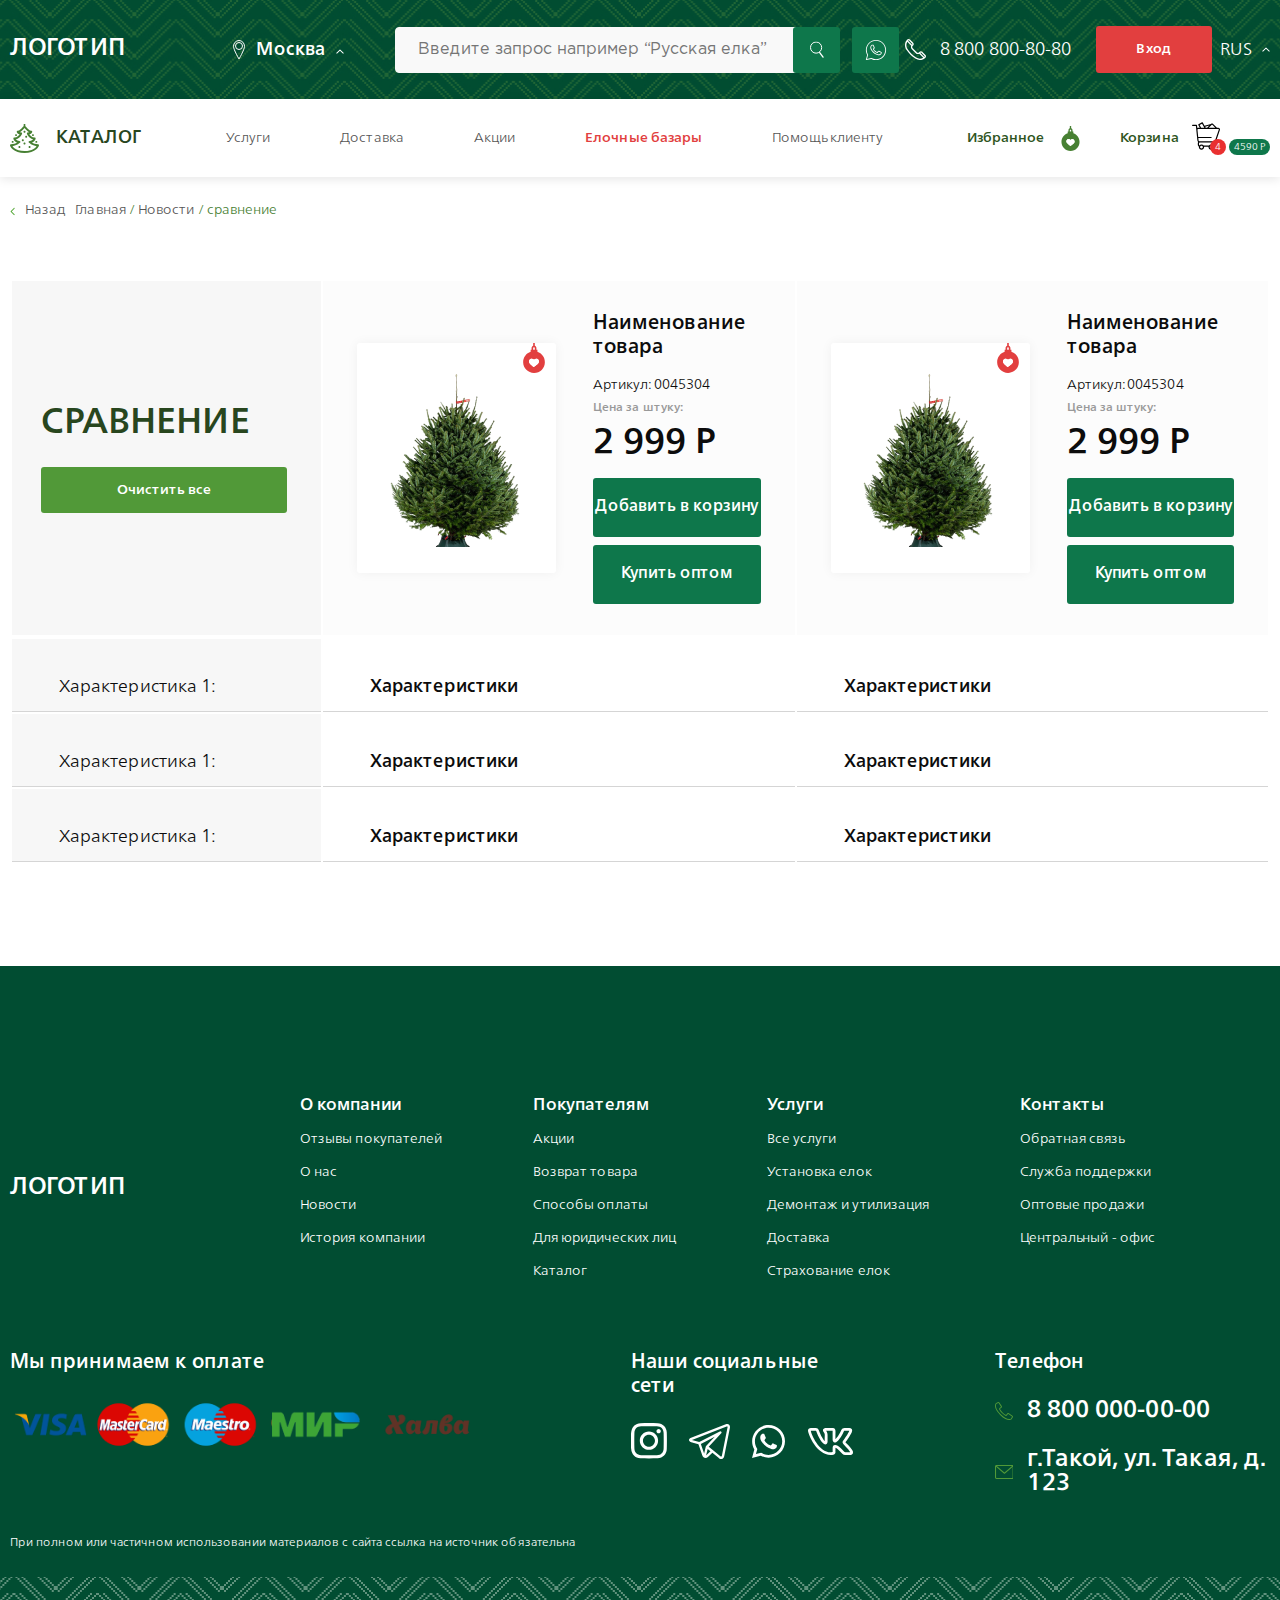
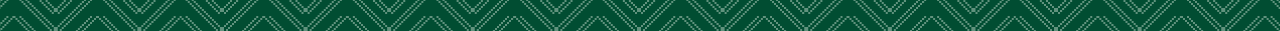
<file: comparison.html>
<!DOCTYPE html>
<html lang="en">
<head>
	<meta charset="UTF-8">
	<title>Каталог</title>
	<meta name="viewport" content="width=device-width, initial-scale=1, maximum-scale=1, minimum-scale=1, user-scalable=no">
	<link rel="stylesheet" href="css/vendor.css">
	<link rel="stylesheet" href="css/style.css">
</head>
<body>

<div class="header">
	<div class="container flex acenter jbetween">
		<a href="#" class="header__logo logo">
			ЛОГОТИП
		</a>
		<a href="#" class="header__city flex acenter">
			<svg width="12" height="20" viewBox="0 0 12 20" fill="none" xmlns="http://www.w3.org/2000/svg">
				<path d="M11.5 6.38298C11.5 7.16126 11.1589 8.37505 10.5967 9.81612C10.0425 11.2368 9.30042 12.8127 8.55389 14.2877C7.80811 15.7611 7.06178 17.1261 6.50159 18.1232C6.31 18.4642 6.1403 18.7619 6 19.006C5.8597 18.7619 5.69 18.4642 5.49841 18.1232C4.93822 17.1261 4.19189 15.7611 3.44611 14.2877C2.69958 12.8127 1.95754 11.2368 1.40331 9.81612C0.84111 8.37505 0.5 7.16126 0.5 6.38298C0.5 3.1043 2.99113 0.5 6 0.5C9.00887 0.5 11.5 3.1043 11.5 6.38298Z" stroke="white"/>
				<circle cx="6" cy="6" r="3.5" stroke="white"/>
			</svg>
			<span>Москва</span>
			<svg width="8" height="5" viewBox="0 0 8 5" fill="none" xmlns="http://www.w3.org/2000/svg">
				<path d="M4.35355 0.646447C4.15829 0.451185 3.84171 0.451185 3.64645 0.646447L0.464466 3.82843C0.269204 4.02369 0.269204 4.34027 0.464466 4.53553C0.659728 4.7308 0.976311 4.7308 1.17157 4.53553L4 1.70711L6.82843 4.53553C7.02369 4.7308 7.34027 4.7308 7.53553 4.53553C7.7308 4.34027 7.7308 4.02369 7.53553 3.82843L4.35355 0.646447ZM4.5 2L4.5 1L3.5 1L3.5 2L4.5 2Z" fill="white"/>
			</svg>
		</a>
		<div class="header__buttons flex acenter">
			<div class="header__buttons-search header__search">
				<input type="text" name="s" placeholder="Введите запрос например “Русская елка”">
				<button class="header__buttons-button">
					<svg width="14" height="17" viewBox="0 0 14 17" fill="none" xmlns="http://www.w3.org/2000/svg">
						<circle cx="6.08181" cy="6.08181" r="5.58181" stroke="white"/>
						<path d="M9.875 10.1362L13.6011 15.2288C13.8215 15.53 13.756 15.9528 13.4548 16.1732C13.1536 16.3936 12.7308 16.3281 12.5104 16.0269L8.78427 10.9343L9.875 10.1362Z" fill="white"/>
					</svg>
				</button>
			</div>
			<a  class="header__buttons-button">
				<svg width="22" height="22" viewBox="0 0 22 22" fill="none" xmlns="http://www.w3.org/2000/svg">
					<path d="M10.9999 0.880005C5.41608 0.880005 0.879883 5.4162 0.879883 11C0.879883 12.7948 1.37211 14.4698 2.19301 15.932L0.896211 20.5614C0.875493 20.6355 0.874557 20.7137 0.893496 20.7883C0.912435 20.8628 0.950587 20.9311 1.00415 20.9863C1.05771 21.0415 1.12481 21.0817 1.19875 21.1029C1.2727 21.1241 1.35091 21.1256 1.42559 21.1071L6.2527 19.9109C7.67112 20.6681 9.28062 21.12 10.9999 21.12C16.5837 21.12 21.1199 16.5838 21.1199 11C21.1199 5.4162 16.5837 0.880005 10.9999 0.880005ZM10.9999 1.76C16.1081 1.76 20.2399 5.89181 20.2399 11C20.2399 16.1082 16.1081 20.24 10.9999 20.24C9.36221 20.24 7.82842 19.813 6.49504 19.067C6.39752 19.0125 6.28292 18.9971 6.17449 19.024L1.94723 20.0716L3.08074 16.0273C3.09696 15.9702 3.10144 15.9104 3.09391 15.8514C3.08638 15.7925 3.06699 15.7357 3.03691 15.6845C2.22659 14.3104 1.75988 12.7117 1.75988 11C1.75988 5.89181 5.89169 1.76 10.9999 1.76ZM7.32262 5.72001C7.04056 5.72001 6.63774 5.82494 6.30684 6.18149C6.10808 6.39565 5.27988 7.20259 5.27988 8.62125C5.27988 10.1003 6.3057 11.3766 6.42973 11.5406H6.43059V11.5414C6.41882 11.5259 6.58802 11.771 6.81387 12.0648C7.03972 12.3586 7.35554 12.7444 7.7523 13.1622C8.54583 13.9977 9.66153 14.9633 11.0463 15.5538C11.684 15.8254 12.1871 15.9893 12.5682 16.109C13.2746 16.3308 13.918 16.2971 14.4013 16.2259C14.763 16.1726 15.1609 15.9989 15.5546 15.7498C15.9482 15.5006 16.334 15.1909 16.5042 14.7202C16.6261 14.3828 16.688 14.071 16.7104 13.8145C16.7216 13.6862 16.7231 13.5729 16.7147 13.4681C16.7064 13.3633 16.7153 13.283 16.6176 13.1227C16.4128 12.7863 16.1808 12.7775 15.9387 12.6577C15.8042 12.5912 15.4213 12.4042 15.0372 12.2212C14.6536 12.0384 14.3214 11.8765 14.1168 11.8035C13.9876 11.757 13.8298 11.6901 13.6021 11.7159C13.3744 11.7416 13.1495 11.9059 13.0186 12.1C12.8945 12.284 12.3949 12.8737 12.2425 13.047C12.2405 13.0458 12.2537 13.0519 12.1936 13.0221C12.0052 12.9289 11.7748 12.8496 11.4339 12.6698C11.0929 12.4899 10.6665 12.2244 10.1998 11.813V11.8121C9.50522 11.2006 9.01868 10.4329 8.8652 10.175C8.87554 10.1627 8.86397 10.1776 8.88582 10.1561L8.88668 10.1552C9.04355 10.0007 9.18257 9.81619 9.30004 9.68086C9.4666 9.48899 9.5401 9.31984 9.61973 9.1618C9.77842 8.84684 9.69006 8.50025 9.59824 8.3179V8.31704C9.60458 8.32965 9.54857 8.20607 9.48824 8.06352C9.42774 7.92056 9.35061 7.73522 9.26824 7.53758C9.1035 7.14231 8.91957 6.69897 8.8102 6.4393V6.43844C8.68134 6.13259 8.50702 5.91224 8.2791 5.80594C8.05119 5.69964 7.84982 5.72986 7.84168 5.72946H7.84082C7.67818 5.72196 7.4997 5.72001 7.32262 5.72001ZM7.32262 6.6C7.49225 6.6 7.6595 6.60207 7.79957 6.6086C7.94367 6.61578 7.93471 6.61637 7.90699 6.60344C7.87884 6.59031 7.91704 6.58605 7.99895 6.78047C8.10605 7.03473 8.29088 7.47967 8.45613 7.87618C8.53876 8.07443 8.61609 8.26048 8.67785 8.40641C8.73961 8.55234 8.77308 8.63381 8.81191 8.71149V8.71235L8.81277 8.71321C8.85085 8.78834 8.84748 8.74024 8.83426 8.76649C8.74141 8.95077 8.72881 8.99602 8.63488 9.10422C8.49187 9.26897 8.346 9.4527 8.26879 9.52876C8.20124 9.59512 8.07935 9.6985 8.00324 9.90086C7.92702 10.1035 7.96259 10.3816 8.08488 10.5892C8.2477 10.8656 8.78422 11.7389 9.61801 12.473C10.1431 12.9359 10.6323 13.2422 11.0231 13.4484C11.4139 13.6545 11.7322 13.7749 11.8034 13.8102C11.9725 13.8939 12.1574 13.9589 12.3723 13.9331C12.5872 13.9072 12.7725 13.7768 12.8905 13.6434L12.8914 13.6426C13.0484 13.4646 13.5149 12.9319 13.7387 12.6036C13.7482 12.6069 13.7451 12.6043 13.8195 12.6311V12.632H13.8204C13.8543 12.6441 14.2798 12.8345 14.6591 13.0152C15.0384 13.196 15.4234 13.3839 15.5486 13.4458C15.7291 13.5351 15.8144 13.5933 15.8364 13.5936C15.8379 13.6323 15.8394 13.6743 15.8339 13.738C15.8184 13.9147 15.7712 14.1593 15.6766 14.4212C15.6303 14.5494 15.3889 14.8138 15.0845 15.0064C14.7801 15.199 14.4096 15.3351 14.2724 15.3553C13.8598 15.4161 13.37 15.4383 12.8321 15.2694C12.4591 15.1523 11.994 15.0007 11.3918 14.7443C10.1704 14.2234 9.13234 13.3371 8.39082 12.5563C8.02006 12.166 7.72301 11.8026 7.51168 11.5277C7.30074 11.2533 7.20864 11.1105 7.13184 11.0095L7.13098 11.0086C6.99465 10.8283 6.15988 9.66718 6.15988 8.62125C6.15988 7.51432 6.67402 7.08024 6.95223 6.78047C7.09828 6.6231 7.25795 6.6 7.32262 6.6Z" fill="white"/>
				</svg>
			</a>
		</div>
		<a href="#" class="header__phone flex acenter">
			<svg width="21" height="21" viewBox="0 0 21 21" fill="none" xmlns="http://www.w3.org/2000/svg">
				<path d="M20.448 16.0101L17.2497 12.8118C16.5149 12.0769 15.3192 12.077 14.5844 12.8118L14.162 13.2343C13.8356 13.5607 13.4016 13.7405 12.94 13.7405C12.4783 13.7405 12.0444 13.5607 11.718 13.2343L7.76534 9.28156C7.43892 8.95514 7.25912 8.52122 7.25912 8.05956C7.25912 7.5979 7.43892 7.16398 7.76534 6.83756L8.1878 6.4151C8.92266 5.68031 8.92266 4.48462 8.1878 3.74983L4.98933 0.551512C4.25454 -0.183349 3.05885 -0.183349 2.32406 0.551512C-0.377917 3.25341 -0.770301 7.50171 1.39094 10.6529C3.80849 14.1779 6.82166 17.191 10.3466 19.6085C11.7082 20.5425 13.2745 20.9996 14.8326 20.9995C16.8802 20.9995 18.9136 20.2098 20.448 18.6755C20.8039 18.3195 21 17.8462 21 17.3428C21 16.8394 20.804 16.3661 20.448 16.0101ZM3.28357 1.51087C3.38323 1.41129 3.51576 1.35641 3.65673 1.35641C3.79771 1.35641 3.93023 1.41129 4.02989 1.51095L7.22822 4.70926C7.32788 4.80892 7.38276 4.94145 7.38276 5.08242C7.38276 5.2234 7.32788 5.35585 7.22822 5.45558L7.03787 5.64593L3.09745 1.70552C3.15813 1.63971 3.21987 1.57465 3.28357 1.51087ZM11.1141 18.4895C7.7275 16.1668 4.83268 13.272 2.50996 9.8854C1.03451 7.73412 0.995915 4.96678 2.27861 2.80577L6.20214 6.7293C6.00591 7.1394 5.90203 7.59149 5.90203 8.05956C5.90203 8.88368 6.22294 9.65842 6.80568 10.2411L10.7583 14.1937C11.341 14.7764 12.1158 15.0974 12.9398 15.0974C13.4079 15.0974 13.86 14.9935 14.2701 14.7972L18.1937 18.7208C16.0328 20.0035 13.2654 19.965 11.1141 18.4895ZM19.4885 17.7159C19.4247 17.7797 19.3597 17.8414 19.2939 17.902L15.3535 13.9616L15.5439 13.7712C15.6435 13.6716 15.7761 13.6167 15.917 13.6167C16.058 13.6167 16.1905 13.6716 16.2902 13.7712L19.4885 16.9696C19.6942 17.1753 19.6942 17.5102 19.4885 17.7159Z" fill="white"/>
			</svg>
			<span>8 800 800-80-80</span>
		</a>
		<div class="header__last flex acenter">
			<a href="#" class="header__last-login">Вход</a>
			<div class="header__last-lang flex acenter">
				<span>RUS</span>
				<svg width="8" height="5" viewBox="0 0 8 5" fill="none" xmlns="http://www.w3.org/2000/svg">
					<path d="M4.35355 0.646447C4.15829 0.451185 3.84171 0.451185 3.64645 0.646447L0.464466 3.82843C0.269204 4.02369 0.269204 4.34027 0.464466 4.53553C0.659728 4.7308 0.976311 4.7308 1.17157 4.53553L4 1.70711L6.82843 4.53553C7.02369 4.7308 7.34027 4.7308 7.53553 4.53553C7.7308 4.34027 7.7308 4.02369 7.53553 3.82843L4.35355 0.646447ZM4.5 2L4.5 1L3.5 1L3.5 2L4.5 2Z" fill="white"/>
				</svg>
			</div>
		</div>
	</div>
</div>

<div class="subheader">
	<div class="container flex acenter jbetween">
		<a href="#" class="subheader__logo logo">
			ЛОГО
		</a>
		<a href="#" class="subheader__catalog flex acenter">
			<svg width="29" height="29" viewBox="0 0 29 29" fill="none" xmlns="http://www.w3.org/2000/svg">
				<path d="M28.7883 20.6501C28.6014 20.4106 28.3146 20.2708 28.011 20.2708C25.4741 20.2708 23.3776 19.3297 22.008 18.4862C24.3542 17.6865 25.3774 15.8069 25.6 14.6933C25.658 14.4036 25.583 14.1032 25.3957 13.8747C25.2084 13.6463 24.9285 13.5138 24.6331 13.5138C21.7525 13.5138 20.1386 11.5988 19.3739 10.2959C22.2039 9.78337 22.2415 7.8379 22.2415 7.74312C22.2415 7.19845 21.8 6.75693 21.2553 6.75693C19.4948 6.75693 17.732 4.75564 16.4448 3.29429C15.9481 2.73048 15.5191 2.24379 15.1335 1.92012C15.0931 1.886 15.0502 1.85661 15.0061 1.82999C15.075 1.78896 15.1396 1.74044 15.1966 1.68344C15.38 1.49991 15.4856 1.24547 15.4856 0.986197C15.4856 0.726728 15.3801 0.47229 15.1966 0.288956C15.013 0.105523 14.7596 0 14.4992 0C14.2398 0 13.9854 0.105523 13.802 0.288956C13.6185 0.47229 13.513 0.726728 13.513 0.986197C13.513 1.24547 13.6184 1.49991 13.802 1.68344C13.8594 1.74044 13.9241 1.78896 13.9929 1.83018C13.9488 1.85661 13.9059 1.8862 13.8655 1.92012C13.4801 2.2435 13.0513 2.73029 12.5549 3.2939C11.2676 4.75534 9.50452 6.75703 7.74377 6.75703C7.19919 6.75703 6.75757 7.19855 6.75757 7.74322C6.75757 7.838 6.79505 9.78347 9.62504 10.296C8.85985 11.5998 7.24613 13.5139 4.36615 13.5139C4.07068 13.5139 3.7908 13.6464 3.60352 13.8748C3.41624 14.1032 3.34119 14.4037 3.39918 14.6934C3.62206 15.8081 4.64672 17.6902 6.99801 18.4885C5.63361 19.3314 3.5403 20.2708 0.988128 20.2708C0.684478 20.2708 0.397692 20.4106 0.210808 20.6501C0.0239239 20.8893 -0.0422498 21.2016 0.031419 21.496C0.0516361 21.5771 0.551638 23.5023 2.65519 25.3725C5.3627 27.7796 9.34772 29 14.4996 29C19.6515 29 23.6365 27.7796 26.344 25.3725C28.4476 23.5023 28.9476 21.5772 28.9678 21.496C29.0414 21.2015 28.9753 20.8892 28.7883 20.6501ZM14.4995 27.0276C9.98441 27.0276 6.37858 25.9778 4.07206 23.9914C3.31486 23.3394 2.81151 22.6829 2.48547 22.153C7.05323 21.6029 9.99476 18.7112 10.1302 18.5758C10.4121 18.2938 10.4964 17.8697 10.3438 17.5012C10.1911 17.1328 9.83155 16.8924 9.43273 16.8924C7.95225 16.8924 6.81743 16.4625 6.05994 15.6146C5.98124 15.5265 5.91033 15.4379 5.84682 15.3504C7.60866 15.0186 9.1636 14.0834 10.4017 12.5976C11.563 11.2038 12.0379 9.80329 12.0575 9.74431C12.1577 9.44362 12.1073 9.11315 11.9219 8.85575C11.7365 8.59865 11.4389 8.44628 11.1219 8.44628C10.5137 8.44628 10.0509 8.38622 9.70206 8.29776C11.4518 7.5304 12.8989 5.88769 14.0352 4.59775C14.1953 4.41589 14.3521 4.23798 14.4998 4.07457C14.6476 4.23808 14.8045 4.41629 14.9648 4.59814C16.1007 5.8875 17.5467 7.52922 19.2955 8.29697C18.9563 8.38326 18.4967 8.44628 17.8776 8.44628C17.5606 8.44628 17.263 8.59865 17.0776 8.85575C16.8922 9.11305 16.8418 9.44362 16.942 9.74431C16.9616 9.80329 17.4365 11.2038 18.5977 12.5976C19.8362 14.084 21.3916 15.0192 23.1542 15.3508C22.6231 16.0683 21.5759 16.8924 19.5666 16.8924C19.1678 16.8924 18.8082 17.1328 18.6555 17.5012C18.5029 17.8697 18.5872 18.2938 18.8691 18.5758C19.0047 18.7114 21.9496 21.6059 26.521 22.154C25.4513 23.8962 22.426 27.0276 14.4995 27.0276Z" fill="#478033"/>
				<path d="M6.05553 12.1075C6.3149 12.1075 6.56934 12.002 6.75268 11.8186C6.93611 11.6352 7.04173 11.3808 7.04173 11.1213C7.04173 10.8619 6.93621 10.6074 6.75268 10.4241C6.56934 10.2408 6.3149 10.1351 6.05553 10.1351C5.79508 10.1351 5.54173 10.2407 5.35829 10.4241C5.17387 10.6074 5.06934 10.8619 5.06934 11.1213C5.06934 11.3808 5.17387 11.6352 5.35829 11.8186C5.54173 12.0019 5.79518 12.1075 6.05553 12.1075Z" fill="#478033"/>
				<path d="M16.1888 11.8245C15.9284 11.8245 15.675 11.9298 15.4916 12.1134C15.3082 12.2968 15.2026 12.5512 15.2026 12.8107C15.2026 13.0709 15.3081 13.3253 15.4916 13.5077C15.675 13.6922 15.9295 13.7977 16.1888 13.7977C16.4482 13.7977 16.7026 13.6922 16.886 13.5077C17.0694 13.3244 17.175 13.0708 17.175 12.8107C17.175 12.5512 17.0695 12.2968 16.886 12.1134C16.7026 11.9299 16.4482 11.8245 16.1888 11.8245Z" fill="#478033"/>
				<path d="M14.4993 8.72885C14.7586 8.72885 15.0131 8.62422 15.1964 8.44088C15.3798 8.25637 15.4855 8.00311 15.4855 7.74364C15.4855 7.48319 15.3799 7.22993 15.1964 7.04542C15.0131 6.86208 14.7586 6.75745 14.4993 6.75745C14.2399 6.75745 13.9854 6.86208 13.802 7.04542C13.6186 7.22993 13.5131 7.48319 13.5131 7.74364C13.5131 8.00311 13.6185 8.25637 13.802 8.44088C13.9854 8.62422 14.2399 8.72885 14.4993 8.72885Z" fill="#478033"/>
				<path d="M13.5085 15.4921C13.3252 15.3076 13.0708 15.2031 12.8114 15.2031C12.552 15.2031 12.2976 15.3076 12.1142 15.4921C11.9307 15.6745 11.8252 15.929 11.8252 16.1893C11.8252 16.4486 11.9306 16.703 12.1142 16.8855C12.2976 17.07 12.552 17.1755 12.8114 17.1755C13.0708 17.1755 13.3252 17.07 13.5085 16.8855C13.692 16.7021 13.7976 16.4486 13.7976 16.1893C13.7975 15.9299 13.692 15.6754 13.5085 15.4921Z" fill="#478033"/>
				<path d="M14.4993 18.5809C14.2399 18.5809 13.9854 18.6865 13.802 18.8699C13.6186 19.0532 13.5131 19.3077 13.5131 19.5681C13.5131 19.8274 13.6185 20.0808 13.802 20.2654C13.9864 20.4487 14.2399 20.5543 14.4993 20.5543C14.7586 20.5543 15.0131 20.4488 15.1964 20.2654C15.3798 20.0808 15.4855 19.8274 15.4855 19.5681C15.4855 19.3077 15.3799 19.0532 15.1964 18.8699C15.0131 18.6865 14.7596 18.5809 14.4993 18.5809Z" fill="#478033"/>
				<path d="M18.869 23.6432C19.0525 23.8265 19.3069 23.9321 19.5663 23.9321C19.8256 23.9321 20.0801 23.8266 20.2634 23.6432C20.4468 23.4596 20.5525 23.2052 20.5525 22.9459C20.5525 22.6864 20.4469 22.432 20.2634 22.2487C20.0801 22.0653 19.8256 21.9597 19.5663 21.9597C19.3069 21.9597 19.0525 22.0652 18.869 22.2487C18.6856 22.432 18.5801 22.6864 18.5801 22.9459C18.5801 23.2062 18.6856 23.4596 18.869 23.6432Z" fill="#478033"/>
				<path d="M9.43298 21.9597C9.17361 21.9597 8.91917 22.0652 8.73476 22.2487C8.55132 22.432 8.4458 22.6864 8.4458 22.9459C8.4458 23.2052 8.55122 23.4596 8.73476 23.6432C8.91917 23.8265 9.17253 23.9321 9.43298 23.9321C9.69235 23.9321 9.94679 23.8266 10.1291 23.6432C10.3136 23.4596 10.4182 23.2052 10.4182 22.9459C10.4182 22.6864 10.3136 22.432 10.1291 22.2487C9.9458 22.0652 9.69235 21.9597 9.43298 21.9597Z" fill="#478033"/>
				<path d="M2.67663 18.8648C2.93698 18.8648 3.19043 18.7593 3.37377 18.5759C3.55819 18.3916 3.66371 18.1381 3.66371 17.8787C3.66371 17.6194 3.55819 17.3649 3.37377 17.1814C3.19043 16.9971 2.93688 16.8925 2.67663 16.8925C2.41716 16.8925 2.1638 16.9971 1.97939 17.1814C1.79595 17.3649 1.69043 17.6185 1.69043 17.8787C1.69043 18.1381 1.79585 18.3926 1.97939 18.5759C2.16292 18.7593 2.41726 18.8648 2.67663 18.8648Z" fill="#478033"/>
				<path d="M25.6244 18.5759C25.8078 18.7592 26.0623 18.8648 26.3217 18.8648C26.582 18.8648 26.8355 18.7593 27.0188 18.5759C27.2022 18.3926 27.3079 18.1381 27.3079 17.8787C27.3079 17.6194 27.2023 17.3649 27.0188 17.1814C26.8355 16.9971 26.5819 16.8925 26.3217 16.8925C26.0623 16.8925 25.8078 16.9971 25.6244 17.1814C25.441 17.3649 25.3354 17.6194 25.3354 17.8787C25.3354 18.1381 25.441 18.3926 25.6244 18.5759Z" fill="#478033"/>
				<path d="M22.2468 11.8186C22.4303 12.0019 22.6847 12.1075 22.9441 12.1075C23.2035 12.1075 23.4579 12.002 23.6412 11.8186C23.8247 11.6352 23.9303 11.3817 23.9303 11.1213C23.9303 10.8619 23.8248 10.6074 23.6412 10.4241C23.4579 10.2408 23.2035 10.1351 22.9441 10.1351C22.6847 10.1351 22.4303 10.2407 22.2468 10.4241C22.0634 10.6074 21.9579 10.8619 21.9579 11.1213C21.9579 11.3817 22.0634 11.6351 22.2468 11.8186Z" fill="#478033"/>
			</svg>
			<span>КАТАЛОГ</span>
		</a>
		<ul class="subheader__menu">
			<li>
				<a href="#">Услуги</a>
				<div class="subheader__menu-sub">
					<ul>
						<li><a href="#">Личный менеджер</a></li>
					</ul>
					<ul>
						<li><a href="#" class="_parent">Для срезанных деревьев</a></li>
						<li><a href="#">Доп. дерево на выбор</a></li>
						<li><a href="#">Доставка дедом морозом</a></li>
						<li><a href="#">Установка</a></li>
						<li><a href="#">Страховка елки</a></li>
						<li><a href="#">Демонтаж и утилизация</a></li>
					</ul>
					<ul>
						<li><a href="#" class="_parent">Для деревьев в емкости</a></li>
						<li><a href="#">Аренда елок в горшке</a></li>
						<li><a href="#">Посадка, уход</a></li>
						<li><a href="#">Ландшафтный дизайн</a></li>
					</ul>
				</div>
			</li>
			<li><a href="#">Доставка</a></li>
			<li><a href="#">Акции</a></li>
			<li><a href="#"><b>Елочные базары</b></a></li>
			<li><a href="#">Помощь клиенту</a></li>
		</ul>
		<a href="#" class="subheader__phone flex acenter">
			<svg width="21" height="21" viewBox="0 0 21 21" fill="none" xmlns="http://www.w3.org/2000/svg">
				<path d="M20.448 16.0101L17.2497 12.8118C16.5149 12.0769 15.3192 12.077 14.5844 12.8118L14.162 13.2343C13.8356 13.5607 13.4016 13.7405 12.94 13.7405C12.4783 13.7405 12.0444 13.5607 11.718 13.2343L7.76534 9.28156C7.43892 8.95514 7.25912 8.52122 7.25912 8.05956C7.25912 7.5979 7.43892 7.16398 7.76534 6.83756L8.1878 6.41509C8.92266 5.68031 8.92266 4.48462 8.1878 3.74983L4.98933 0.551512C4.25454 -0.183349 3.05885 -0.183349 2.32406 0.551512C-0.377917 3.25341 -0.770301 7.50171 1.39094 10.6529C3.80849 14.1779 6.82166 17.191 10.3466 19.6085C11.7082 20.5425 13.2745 20.9996 14.8326 20.9995C16.8802 20.9995 18.9136 20.2098 20.448 18.6755C20.8039 18.3195 21 17.8462 21 17.3428C21 16.8394 20.804 16.3661 20.448 16.0101ZM3.28357 1.51087C3.38323 1.41129 3.51576 1.35641 3.65673 1.35641C3.79771 1.35641 3.93023 1.41129 4.02989 1.51095L7.22822 4.70926C7.32788 4.80893 7.38276 4.94145 7.38276 5.08242C7.38276 5.2234 7.32788 5.35585 7.22822 5.45559L7.03787 5.64593L3.09745 1.70552C3.15813 1.63971 3.21987 1.57465 3.28357 1.51087ZM11.1141 18.4895C7.7275 16.1668 4.83268 13.272 2.50996 9.8854C1.03451 7.73412 0.995915 4.96678 2.27861 2.80577L6.20214 6.7293C6.00591 7.1394 5.90203 7.59149 5.90203 8.05956C5.90203 8.88368 6.22294 9.65842 6.80568 10.2411L10.7583 14.1937C11.341 14.7764 12.1158 15.0974 12.9398 15.0974C13.4079 15.0974 13.86 14.9935 14.2701 14.7972L18.1937 18.7208C16.0328 20.0035 13.2654 19.965 11.1141 18.4895ZM19.4885 17.7159C19.4247 17.7797 19.3597 17.8414 19.2939 17.902L15.3535 13.9616L15.5439 13.7712C15.6435 13.6716 15.7761 13.6167 15.917 13.6167C16.058 13.6167 16.1905 13.6716 16.2902 13.7712L19.4885 16.9696C19.6942 17.1753 19.6942 17.5102 19.4885 17.7159Z" fill="#478033"/>
			</svg>
			<span>8 800 800-80-80</span>
		</a>
		<div class="subheader__buttons flex acenter">
			<a href="#" class="subheader__fav flex acenter">
				<span>Избранное</span>
				<svg width="25" height="25" viewBox="0 0 25 25" fill="none" xmlns="http://www.w3.org/2000/svg">
					<path d="M15.351 7.37135V5.55801H14.5089V4.11537C14.5089 3.23712 14.0036 2.4883 13.1615 2.21015V0H11.8141V2.21015C11.0562 2.4883 10.4667 3.23712 10.4667 4.11537V5.55801H9.70881V7.34398C6.08768 8.52944 3.39895 12.0023 3.45698 16.0855C3.52729 21.0407 7.6451 25.0486 12.6005 24.9995C17.554 24.9504 21.5442 20.9194 21.5442 15.9541C21.5441 11.9591 18.9721 8.56918 15.351 7.37135ZM11.8141 4.11537C11.8141 3.93052 11.903 3.76294 12.0241 3.64108C12.146 3.76387 12.322 3.83999 12.5089 3.83999C12.6957 3.83999 12.8542 3.76387 12.9762 3.64108C13.0972 3.76286 13.1615 3.93044 13.1615 4.11537V5.55801H11.8141V4.11537ZM16.2353 16.7472C15.5206 17.8689 12.4226 20.0295 12.4226 20.0295C12.4226 20.0295 9.344 17.7353 8.67847 16.5837C8.01294 15.4322 8.40689 13.9592 9.55849 13.2937C10.5471 12.7223 11.7723 13.1418 12.5204 13.9412C13.3024 13.1749 14.5355 12.8085 15.4985 13.4221C16.6201 14.1368 16.95 15.6255 16.2353 16.7472Z" fill="#478033"/>
					<path d="M15.4986 13.4221C14.5355 12.8086 13.3025 13.1749 12.5205 13.9413C11.7723 13.1419 10.5472 12.7222 9.55857 13.2937C8.40705 13.9592 8.01302 15.4323 8.67855 16.5838C9.34408 17.7353 12.4227 20.0295 12.4227 20.0295C12.4227 20.0295 15.5207 17.869 16.2354 16.7473C16.9502 15.6255 16.6203 14.1368 15.4986 13.4221Z" fill="white"/>
				</svg>
			</a>
			<a href="#" class="subheader__cart flex acenter">
				<div class="subheader__cart-text">
					Корзина
				</div>
				<div class="subheader__cart-content flex">
					<div class="subheader__cart-icon">
						<svg width="28" height="28" viewBox="0 0 28 28" fill="none" xmlns="http://www.w3.org/2000/svg">
							<path d="M5.3439 18.2605C5.4101 18.9125 5.76283 19.4973 6.26479 19.8923C5.9838 20.2229 5.81373 20.6505 5.81373 21.1173V22.8674C5.81373 23.6217 6.24909 24.2715 6.88723 24.5767C6.85108 24.751 6.83192 24.9315 6.83192 25.1164C6.83192 26.5794 8.02218 27.7697 9.48514 27.7697C10.9482 27.7697 12.1384 26.5794 12.1384 25.1164C12.1384 24.9965 12.1297 24.8786 12.1142 24.7629H16.4784C16.4629 24.8787 16.4541 24.9965 16.4541 25.1164C16.4541 26.5794 17.6444 27.7697 19.1074 27.7697C20.5703 27.7697 21.7606 26.5794 21.7606 25.1164C21.7606 23.6534 20.5703 22.4631 19.1074 22.4631C18.2199 22.4631 17.4334 22.9016 16.9514 23.5727H11.6411C11.1591 22.9016 10.3726 22.4631 9.48509 22.4631C8.63243 22.4631 7.87295 22.8679 7.38721 23.4949C7.1587 23.3782 7.0037 23.1417 7.0037 22.8674V21.1174C7.0037 20.7287 7.32011 20.4125 7.70905 20.4125C7.71087 20.4125 7.71263 20.4123 7.71444 20.4122C7.71807 20.4123 7.72169 20.4125 7.72526 20.4125H21.6386C22.789 20.4125 23.9806 19.5596 24.3514 18.4708L27.8869 8.0898C28.087 7.50244 28.0189 6.9102 27.7001 6.46492C27.3814 6.01964 26.8427 5.76421 26.2223 5.76421H24.9534L21.1295 1.92204C20.535 1.32765 19.5714 1.32249 18.9699 1.90594L12.5168 3.64174L10.7845 0.535696C10.6244 0.248702 10.2621 0.14584 9.97497 0.305829L6.51024 2.23816C6.37236 2.31501 6.27074 2.44355 6.22767 2.59538C6.18454 2.7472 6.20353 2.90991 6.28043 3.04774L7.79543 5.76415H6.36017C5.97746 5.76415 5.61696 5.86191 5.30435 6.0452L5.02336 3.23595C4.99293 2.93173 4.73693 2.70011 4.43124 2.70011H0.595071C0.266422 2.70011 0 2.96653 0 3.29518C0 3.62383 0.266422 3.89025 0.595071 3.89025H3.89273L5.3439 18.2605ZM19.1075 23.6532C19.9142 23.6532 20.5706 24.3096 20.5706 25.1163C20.5706 25.9231 19.9142 26.5795 19.1075 26.5795C18.3007 26.5795 17.6444 25.9231 17.6444 25.1163C17.6444 24.3095 18.3007 23.6532 19.1075 23.6532ZM9.4852 23.6532C10.2919 23.6532 10.9483 24.3096 10.9483 25.1163C10.9483 25.9231 10.2919 26.5795 9.4852 26.5795C8.67845 26.5795 8.02212 25.9231 8.02212 25.1163C8.02212 24.3095 8.67845 23.6532 9.4852 23.6532ZM20.2872 2.76256L23.2745 5.76415H16.7942L19.7947 2.76364C19.9307 2.62757 20.152 2.62757 20.2872 2.76256ZM17.2831 3.59215L15.1111 5.76415H13.7005L13.1145 4.71349L17.2831 3.59215ZM7.60959 2.98773L10.0349 1.6351L12.3378 5.76415H9.15808L7.60959 2.98773ZM26.7605 7.70601L23.225 18.087C23.019 18.6918 22.2777 19.2223 21.6388 19.2223H7.72543C7.13586 19.2223 6.58743 18.7268 6.52792 18.1404L6.31767 16.0665H19.1116C19.4402 16.0665 19.7066 15.8 19.7066 15.4714C19.7066 15.1427 19.4402 14.8763 19.1116 14.8763H6.19707L5.49284 7.92975C5.49284 7.92958 5.49284 7.92953 5.49284 7.92942L5.49273 7.92811C5.46592 7.6635 5.54254 7.41669 5.7086 7.23296C5.87097 7.05325 6.10236 6.95429 6.36017 6.95429H24.7007C24.7027 6.95435 24.7046 6.95458 24.7065 6.95458C24.7085 6.95458 24.7104 6.95435 24.7123 6.95429H26.2225C26.4576 6.95429 26.6388 7.0265 26.7326 7.15758C26.8265 7.28861 26.8363 7.4834 26.7605 7.70601Z" fill="black"/>
						</svg>
						<div class="subheader__cart-count">4</div>
					</div>
					<div class="subheader__cart-price">
						4590 Р
					</div>
				</div>
			</a>
		</div>
	</div>
</div>

<div class="catalogmenu">
	<div class="container">
		<div class="row">
			<div class="row__col _80">
				<div class="row">
					<div class="row__col _25">
						<ul class="catalogmenu__list">
							<li><a href="#" class="_parent">Елки срезанные</a></li>
							<li><a href="#">Ели</a></li>
							<li><a href="#">Пихты</a></li>
							<li><a href="#">Сосны</a></li>
						</ul>
					</div>
					<div class="row__col _25">
						<ul class="catalogmenu__list">
							<li><a href="#" class="_parent">Елки в декор горшках</a></li>
							<li><a href="#">Ели</a></li>
							<li><a href="#">Пихты</a></li>
							<li><a href="#">Сосны</a></li>
						</ul>
					</div>
					<div class="row__col _25">
						<ul class="catalogmenu__list">
							<li><a href="#" class="_parent">Венки</a></li>
							<li><a href="#">Заготовки</a></li>
							<li><a href="#">Дизайнерские</a></li>
						</ul>
					</div>
					<div class="row__col _25">
						<ul class="catalogmenu__list">
							<li><a href="#" class="_parent">Елки из лапника</a></li>
							<li><a href="#">Заготовки</a></li>
							<li><a href="#">Дизайнерские</a></li>
						</ul>
					</div>
					<div class="row__col _25">
						<ul class="catalogmenu__list">
							<li><a href="#" class="_parent">Елки в горшках</a></li>
							<li><a href="#">Заготовки</a></li>
							<li><a href="#">Дизайнерские</a></li>
						</ul>
					</div>
					<div class="row__col _25">
						<ul class="catalogmenu__list">
							<li><a href="#" class="_parent">Деревья для высадки</a></li>
							<li><a href="#">Заготовки</a></li>
							<li><a href="#">Дизайнерские</a></li>
						</ul>
					</div>
					<div class="row__col _25">
						<ul class="catalogmenu__list">
							<li><a href="#" class="_parent">Подставки, кашпо</a></li>
							<li><a href="#">Заготовки</a></li>
							<li><a href="#">Дизайнерские</a></li>
						</ul>
					</div>
					<div class="row__col _25">
						<ul class="catalogmenu__list">
							<li><a href="#" class="_parent">Искусственные елки</a></li>
							<li><a href="#">Заготовки</a></li>
							<li><a href="#">Дизайнерские</a></li>
						</ul>
					</div>
				</div>
			</div>
			<div class="row__col _20">
				<ul class="catalogmenu__list">
					<li><a href="#" class="_parent">Композиции, букеты</a></li>
					<li><a href="#" class="_parent">Новогодние цветы</a></li>
					<li><a href="#" class="_parent">Свечи, Светильники, Фонарики</a></li>
					<li><a href="#" class="_parent">Композиции, букеты</a></li>
					<li><a href="#" class="_parent">Гирлянды</a></li>
					<li><a href="#" class="_parent">Игрушки</a></li>
					<li><a href="#" class="_parent">Декор/ аксессуары</a></li>
					<li><a href="#" class="_parent">Лапник</a></li>
					<li><a href="#" class="_parent">Ёлки настольные</a></li>
				</ul>
			</div>
		</div>
	</div>
</div>

<div class="comparsion">
	<div class="container">
		<div class="services__header flex acenter">
			<a class="services__header-back">
				<svg width="5" height="9" viewBox="0 0 5 9" fill="none" xmlns="http://www.w3.org/2000/svg">
					<path d="M0.646447 4.14645C0.451184 4.34171 0.451185 4.65829 0.646447 4.85355L3.82843 8.03553C4.02369 8.2308 4.34027 8.2308 4.53553 8.03553C4.7308 7.84027 4.7308 7.52369 4.53553 7.32843L1.70711 4.5L4.53553 1.67157C4.7308 1.47631 4.7308 1.15973 4.53553 0.964466C4.34027 0.769204 4.02369 0.769204 3.82843 0.964466L0.646447 4.14645ZM2 4L1 4L1 5L2 5L2 4Z" fill="#5BAB3F"/>
				</svg>
				<span>Назад</span>
			</a>
			<div class="breadcrumbs">
				<span><a href="#">Главная</a> / <a href="#">Новости</a> / сравнение</span>
			</div>
		</div>
		<div class="comparsion__overflow">
			<table class="comparsion__table _top">
				<thead>
				<td>
					<div class="comparsion__title">Сравнение</div>
					<a href="#" class="comparsion__button btn-green  _small _ligth">Очистить все</a>
				</td>
				<td>
					<div class="comparsion__product">
						<div class="comparsion__product-image">
							<img src="img/catalog/cat-1.png" alt="">
							<div class="comparsion__product-icon">
								<svg width="30" height="30" viewBox="0 0 30 30" fill="none" xmlns="http://www.w3.org/2000/svg">
									<path d="M18.4204 8.84562V6.66961H17.4099V4.93844C17.4099 3.88454 16.8036 2.98596 15.793 2.65218V0H14.1762V2.65218C13.2667 2.98596 12.5593 3.88454 12.5593 4.93844V6.66961H11.6498V8.81278C7.30444 10.2353 4.07796 14.4028 4.14759 19.3027C4.23197 25.2488 9.17334 30.0583 15.1198 29.9994C21.064 29.9405 25.8522 25.1033 25.8522 19.1449C25.8521 14.3509 22.7658 10.283 18.4204 8.84562ZM14.1762 4.93844C14.1762 4.71663 14.2829 4.51553 14.4281 4.3693C14.5744 4.51664 14.7856 4.60799 15.0099 4.60799C15.2341 4.60799 15.4243 4.51664 15.5706 4.3693C15.7158 4.51543 15.793 4.71652 15.793 4.93844V6.66961H14.1762V4.93844ZM19.4816 20.0966C18.624 21.4427 14.9064 24.0353 14.9064 24.0353C14.9064 24.0353 11.212 21.2824 10.4134 19.9005C9.61475 18.5187 10.0875 16.751 11.4694 15.9524C12.6558 15.2667 14.1259 15.7702 15.0237 16.7295C15.9621 15.8099 17.4418 15.3702 18.5974 16.1065C19.9433 16.9641 20.3393 18.7506 19.4816 20.0966Z" fill="#E23F3F"/>
									<path d="M18.5977 16.1065C17.442 15.3702 15.9624 15.8098 15.024 16.7295C14.1262 15.7702 12.6561 15.2666 11.4697 15.9524C10.0879 16.751 9.61504 18.5187 10.4137 19.9005C11.2123 21.2823 14.9067 24.0353 14.9067 24.0353C14.9067 24.0353 18.6243 21.4427 19.4819 20.0966C20.3397 18.7506 19.9437 16.9641 18.5977 16.1065Z" fill="white"/>
								</svg>
							</div>
						</div>
						<div class="comparsion__product-content">
							<div class="comparsion__product-title">Наименование товара</div>
							<div class="comparsion__product-sku">
								Артикул: 0045304
							</div>
							<div class="comparsion__product-price">
								<span>Цена за штуку:</span>
								<p>2 999 Р</p>
							</div>
							<div class="comparsion__product-buttons">
								<a href="#">Добавить в корзину</a>
								<a href="#">Купить оптом</a>
							</div>
						</div>
					</div>
				</td>
				<td>
					<div class="comparsion__product">
						<div class="comparsion__product-image">
							<img src="img/catalog/cat-1.png" alt="">
							<div class="comparsion__product-icon">
								<svg width="30" height="30" viewBox="0 0 30 30" fill="none" xmlns="http://www.w3.org/2000/svg">
									<path d="M18.4204 8.84562V6.66961H17.4099V4.93844C17.4099 3.88454 16.8036 2.98596 15.793 2.65218V0H14.1762V2.65218C13.2667 2.98596 12.5593 3.88454 12.5593 4.93844V6.66961H11.6498V8.81278C7.30444 10.2353 4.07796 14.4028 4.14759 19.3027C4.23197 25.2488 9.17334 30.0583 15.1198 29.9994C21.064 29.9405 25.8522 25.1033 25.8522 19.1449C25.8521 14.3509 22.7658 10.283 18.4204 8.84562ZM14.1762 4.93844C14.1762 4.71663 14.2829 4.51553 14.4281 4.3693C14.5744 4.51664 14.7856 4.60799 15.0099 4.60799C15.2341 4.60799 15.4243 4.51664 15.5706 4.3693C15.7158 4.51543 15.793 4.71652 15.793 4.93844V6.66961H14.1762V4.93844ZM19.4816 20.0966C18.624 21.4427 14.9064 24.0353 14.9064 24.0353C14.9064 24.0353 11.212 21.2824 10.4134 19.9005C9.61475 18.5187 10.0875 16.751 11.4694 15.9524C12.6558 15.2667 14.1259 15.7702 15.0237 16.7295C15.9621 15.8099 17.4418 15.3702 18.5974 16.1065C19.9433 16.9641 20.3393 18.7506 19.4816 20.0966Z" fill="#E23F3F"/>
									<path d="M18.5977 16.1065C17.442 15.3702 15.9624 15.8098 15.024 16.7295C14.1262 15.7702 12.6561 15.2666 11.4697 15.9524C10.0879 16.751 9.61504 18.5187 10.4137 19.9005C11.2123 21.2823 14.9067 24.0353 14.9067 24.0353C14.9067 24.0353 18.6243 21.4427 19.4819 20.0966C20.3397 18.7506 19.9437 16.9641 18.5977 16.1065Z" fill="white"/>
								</svg>
							</div>
						</div>
						<div class="comparsion__product-content">
							<div class="comparsion__product-title">Наименование товара</div>
							<div class="comparsion__product-sku">
								Артикул: 0045304
							</div>
							<div class="comparsion__product-price">
								<span>Цена за штуку:</span>
								<p>2 999 Р</p>
							</div>
							<div class="comparsion__product-buttons">
								<a href="#">Добавить в корзину</a>
								<a href="#">Купить оптом</a>
							</div>
						</div>
					</div>
				</td>
				</thead>
			</table>
			<div class="comparsion__body scroll">
				<table class="comparsion__table">
					<tbody>
					<tr>
						<td>
							Характеристика 1:
						</td>
						<td><b>Характеристики</b></td>
						<td><b>Характеристики</b></td>
					</tr>
					<tr>
						<td>
							Характеристика 1:
						</td>
						<td><b>Характеристики</b></td>
						<td><b>Характеристики</b></td>
					</tr>
					<tr>
						<td>
							Характеристика 1:
						</td>
						<td><b>Характеристики</b></td>
						<td><b>Характеристики</b></td>
					</tr>
					<tr>
						<td>
							Характеристика 1:
						</td>
						<td><b>Характеристики</b></td>
						<td><b>Характеристики</b></td>
					</tr>
					<tr>
						<td>
							Характеристика 1:
						</td>
						<td><b>Характеристики</b></td>
						<td><b>Характеристики</b></td>
					</tr>
					<tr>
						<td>
							Характеристика 1:
						</td>
						<td><b>Характеристики</b></td>
						<td><b>Характеристики</b></td>
					</tr>
					<tr>
						<td>
							Характеристика 1:
						</td>
						<td><b>Характеристики</b></td>
						<td><b>Характеристики</b></td>
					</tr>
					<tr>
						<td>
							Характеристика 1:
						</td>
						<td><b>Характеристики</b></td>
						<td><b>Характеристики</b></td>
					</tr>
					<tr>
						<td>
							Характеристика 1:
						</td>
						<td><b>Характеристики</b></td>
						<td><b>Характеристики</b></td>
					</tr>
					<tr>
						<td>
							Характеристика 1:
						</td>
						<td><b>Характеристики</b></td>
						<td><b>Характеристики</b></td>
					</tr>
					<tr>
						<td>
							Характеристика 1:
						</td>
						<td><b>Характеристики</b></td>
						<td><b>Характеристики</b></td>
					</tr>
					<tr>
						<td>
							Характеристика 1:
						</td>
						<td><b>Характеристики</b></td>
						<td><b>Характеристики</b></td>
					</tr>
					</tbody>
				</table>
			</div>
		</div>
	</div>
</div>

<footer class="footer">
	<div class="container">
		<div class="footer__top flex acenter">
			<a href="#" class="footer__logo logo">ЛОГОТИП</a>
			<div class="footer__top-right flex jbetween">
				<div class="footer__top-col">
					<div class="footer__top-subtitle">О компании</div>
					<ul class="footer__top-menu">
						<li><a href="#">Отзывы покупателей</a></li>
						<li><a href="#">О нас</a></li>
						<li><a href="#">Новости</a></li>
						<li><a href="#">История компании</a></li>
					</ul>
				</div>
				<div class="footer__top-col">
					<div class="footer__top-subtitle">Покупателям</div>
					<ul class="footer__top-menu">
						<li><a href="#">Акции</a></li>
						<li><a href="#">Возврат товара</a></li>
						<li><a href="#">Способы оплаты</a></li>
						<li><a href="#">Для юридических лиц</a></li>
						<li><a href="#">Каталог</a></li>
					</ul>
				</div>
				<div class="footer__top-col">
					<div class="footer__top-subtitle">Услуги</div>
					<ul class="footer__top-menu">
						<li><a href="#">Все услуги</a></li>
						<li><a href="#">Установка елок</a></li>
						<li><a href="#">Демонтаж и утилизация</a></li>
						<li><a href="#">Доставка</a></li>
						<li><a href="#">Страхование елок</a></li>
					</ul>
				</div>
				<div class="footer__top-col">
					<div class="footer__top-subtitle">Контакты</div>
					<ul class="footer__top-menu">
						<li><a href="#">Обратная связь</a></li>
						<li><a href="#">Служба поддержки</a></li>
						<li><a href="#">Оптовые продажи</a></li>
						<li><a href="#">Центральный - офис</a></li>
					</ul>
				</div>
			</div>
		</div>
		<div class="footer__bottom flex">
			<div class="footer__bottom-item footer__bottom-item--info">
				<div class="footer__bottom-title">Мы принимаем к оплате</div>
				<img src="img/payments-logo.png" alt="">
			</div>
			
			<div class="footer__bottom-item footer__bottom-item--socials">
				<div class="footer__bottom-title">Наши социальные сети</div>
				<div class="footer__bottom-socials">
					<a href="#">
						<svg width="36" height="36" viewBox="0 0 36 36" fill="none" xmlns="http://www.w3.org/2000/svg">
							<path d="M0 10.778C0.119001 9.93756 0.209668 9.09235 0.360925 8.25804C1.21834 3.53245 4.56387 0.317256 9.34743 0.152486C15.107 -0.0454129 20.884 -0.0558744 26.6426 0.151614C31.849 0.339051 35.6195 4.19415 35.7821 9.40228C35.9552 14.9325 35.9552 20.4763 35.7821 26.0066C35.6195 31.2147 31.8503 35.0694 26.6431 35.2572C20.8844 35.4652 15.1061 35.4704 9.34787 35.2542C4.14061 35.0585 0.540951 31.1946 0.192668 25.9787C0.162591 25.5275 0.0658209 25.0803 0 24.6313C0 20.0134 0 15.3955 0 10.778ZM17.9608 32.1706C20.5963 32.1706 23.2343 32.2495 25.8663 32.1523C29.9929 31.9993 32.5312 29.5365 32.6275 25.4137C32.747 20.2767 32.747 15.1326 32.6275 9.9951C32.5312 5.87323 29.9912 3.35286 25.8663 3.26525C20.6307 3.15453 15.3894 3.1554 10.1538 3.26525C6.06031 3.35112 3.51466 5.82049 3.4035 9.89702C3.26227 15.0991 3.26227 20.3102 3.4035 25.5123C3.51466 29.5884 6.06031 32.0006 10.1543 32.1523C12.7531 32.2491 15.3585 32.1706 17.9608 32.1706Z" fill="white"/>
							<path d="M17.956 8.55664C12.9021 8.55664 8.80469 12.6537 8.80469 17.7075C8.80469 22.7617 12.9021 26.8588 17.956 26.8588C23.0102 26.8588 27.1073 22.7617 27.1073 17.7075C27.1073 12.6537 23.0102 8.55664 17.956 8.55664ZM17.956 23.7081C14.6418 23.7081 11.9554 21.0216 11.9554 17.7075C11.9554 14.3933 14.6418 11.7069 17.956 11.7069C21.2701 11.7069 23.9566 14.3933 23.9566 17.7075C23.9566 21.0216 21.2701 23.7081 17.956 23.7081Z" fill="white"/>
							<path d="M29.819 8.13923C29.819 9.34145 28.8444 10.3161 27.6422 10.3161C26.44 10.3161 25.4648 9.34145 25.4648 8.13923C25.4648 6.93659 26.44 5.96191 27.6422 5.96191C28.8444 5.96191 29.819 6.93659 29.819 8.13923Z" fill="white"/>
						</svg>
					</a>
					<a href="#">
						<svg width="41" height="35" viewBox="0 0 41 35" fill="none" xmlns="http://www.w3.org/2000/svg">
							<path d="M40.3668 0.958212C39.866 0.340235 39.1159 0 38.2545 0C37.7862 0 37.2901 0.0994193 36.7802 0.296048L2.07458 13.6634C0.232791 14.3726 -0.015263 15.4368 0.000689958 16.0081C0.016643 16.5793 0.32413 17.6278 2.20283 18.231C2.21409 18.2344 2.22535 18.2379 2.23662 18.2411L9.4355 20.3197L13.3287 31.5525C13.8595 33.0839 15.051 34.0352 16.4386 34.0352C17.3135 34.0352 18.174 33.6653 18.9272 32.9659L23.38 28.8291L29.8385 34.0762C29.8391 34.0768 29.84 34.0771 29.8407 34.0778L29.902 34.1276C29.9076 34.1321 29.9135 34.1368 29.9192 34.1412C30.6371 34.703 31.4206 34.9997 32.1861 35H32.1864C33.6819 35 34.8728 33.883 35.2197 32.1547L40.9061 3.8237C41.1345 2.68653 40.943 1.66898 40.3668 0.958212ZM11.8438 19.9249L25.7326 12.7657L17.0845 22.0376C16.9428 22.1894 16.8424 22.3753 16.793 22.5776L15.1254 29.3931L11.8438 19.9249ZM17.2997 31.1826C17.2422 31.236 17.1843 31.2836 17.1264 31.3275L18.6735 25.0051L21.4879 27.2917L17.2997 31.1826ZM38.5516 3.34238L32.8652 31.6737C32.8104 31.9448 32.6356 32.5757 32.1861 32.5757C31.964 32.5757 31.685 32.4536 31.3994 32.2317L24.081 26.2861C24.0801 26.2852 24.0788 26.2842 24.0776 26.2836L19.723 22.7456L32.2292 9.3372C32.6296 8.90797 32.6659 8.25054 32.3153 7.77901C31.9643 7.30747 31.3284 7.15913 30.8082 7.42741L10.2388 18.0302L2.94199 15.9238L37.637 2.5606C37.9301 2.44761 38.1347 2.42394 38.2545 2.42394C38.328 2.42394 38.4587 2.43277 38.5072 2.49306C38.571 2.57165 38.6524 2.8396 38.5516 3.34238Z" fill="white"/>
						</svg>
					</a>
					<a href="#">
						<svg width="33" height="33" viewBox="0 0 33 33" fill="none" xmlns="http://www.w3.org/2000/svg">
							<path fill-rule="evenodd" clip-rule="evenodd" d="M28.192 4.79572C25.0898 1.70479 20.9642 0.00181274 16.569 0C7.51231 0 0.141467 7.33537 0.137824 16.3512C0.13661 19.2332 0.893123 22.0466 2.33106 24.5264L0 33L8.71042 30.726C11.1105 32.029 13.8125 32.7156 16.5623 32.7164H16.5692C25.6249 32.7164 32.9966 25.3804 33 16.3642C33.0018 11.9947 31.2943 7.88644 28.192 4.79572ZM16.569 29.9548H16.5633C14.1129 29.9538 11.7096 29.2984 9.61245 28.0603L9.11398 27.7656L3.94508 29.1151L5.32474 24.0996L4.99991 23.5854C3.6328 21.4214 2.9109 18.9202 2.91211 16.3522C2.91494 8.85848 9.04153 2.76182 16.5745 2.76182C20.2223 2.76302 23.6513 4.17858 26.2296 6.74764C28.808 9.3167 30.2271 12.7315 30.2259 16.3632C30.2227 23.8575 24.0965 29.9548 16.569 29.9548ZM24.0601 19.7754C23.6496 19.5708 21.6311 18.5826 21.2546 18.4461C20.8786 18.3097 20.6046 18.2418 20.3311 18.6507C20.0573 19.0596 19.2706 19.9801 19.031 20.2526C18.7914 20.5253 18.5522 20.5595 18.1415 20.3549C17.7309 20.1505 16.4081 19.7188 14.8398 18.3268C13.6195 17.2434 12.7956 15.9054 12.5559 15.4965C12.3167 15.0873 12.5539 14.8875 12.7361 14.6627C13.1805 14.1134 13.6255 13.5376 13.7623 13.2651C13.8994 12.9923 13.8308 12.7537 13.7279 12.5492C13.6255 12.3448 12.8045 10.3336 12.4624 9.5153C12.1289 8.7189 11.7907 8.82645 11.5385 8.81396C11.2993 8.80208 11.0255 8.79966 10.7517 8.79966C10.4781 8.79966 10.0332 8.90178 9.65677 9.31106C9.28054 9.72014 8.22005 10.7085 8.22005 12.7196C8.22005 14.7308 9.69118 16.6736 9.8964 16.9463C10.1016 17.2191 12.7915 21.3461 16.9098 23.1157C17.8894 23.5371 18.654 23.7882 19.2504 23.9766C20.234 24.2875 21.1287 24.2436 21.8363 24.1385C22.6252 24.0211 24.2651 23.15 24.6075 22.1956C24.9496 21.2411 24.9496 20.4232 24.8467 20.2526C24.7443 20.0822 24.4705 19.9801 24.0601 19.7754Z" fill="white"/>
						</svg>
					</a>
					<a href="#">
						<svg width="45" height="27" viewBox="0 0 45 27" fill="none" xmlns="http://www.w3.org/2000/svg">
							<path d="M22.7716 27C29.2816 27 26.9603 23.0436 27.4628 21.906C27.4553 21.0564 27.4478 20.2392 27.4778 19.7424C27.8903 19.854 28.8634 20.3274 30.8734 22.203C33.9765 25.209 34.7696 27 37.2765 27H41.8908C43.3533 27 44.1145 26.4186 44.4951 25.9308C44.8626 25.4592 45.2226 24.6312 44.8289 23.3424C43.7995 20.2392 37.7958 14.8806 37.4227 14.3154C37.479 14.211 37.569 14.0724 37.6158 14.0004H37.6121C38.7971 12.4974 43.3195 5.9922 43.9851 3.3894C43.987 3.3858 43.9889 3.3804 43.9889 3.375C44.3489 2.187 44.0189 1.4166 43.6776 0.981C43.1639 0.3294 42.3464 0 41.2421 0H36.6277C35.0827 0 33.9109 0.747 33.3184 2.1096C32.3265 4.5306 29.5403 9.5094 27.4516 11.2716C27.3878 8.775 27.431 6.8688 27.4647 5.4522C27.5322 2.6892 27.7497 0 24.7629 0H17.5104C15.6392 0 13.8486 1.962 15.7873 4.2912C17.4823 6.3324 16.3967 7.47 16.7623 13.1328C15.3373 11.6658 12.8024 7.704 11.0099 2.6406C10.5074 1.2708 9.74614 0.00179987 7.60304 0.00179987H2.98872C1.11749 0.00179987 0 0.981 0 2.6208C0 6.3036 8.49178 27 22.7716 27ZM7.60304 2.7018C8.00991 2.7018 8.05116 2.7018 8.35303 3.5244C10.1886 8.7138 14.3061 16.3926 17.3136 16.3926C19.5729 16.3926 19.5729 14.1696 19.5729 13.3326L19.571 6.669C19.4473 4.464 18.611 3.366 18.0617 2.7L24.6391 2.7072C24.6429 2.7378 24.6016 10.0782 24.6579 11.8566C24.6579 14.382 26.7466 15.8292 30.0072 12.6612C33.4478 8.9334 35.8271 3.3606 35.9227 3.1338C36.0634 2.8098 36.1852 2.7 36.6277 2.7H41.2421H41.2608C41.2589 2.7054 41.2589 2.7108 41.257 2.7162C40.8352 4.6062 36.6708 10.629 35.2777 12.4992C35.2552 12.528 35.2346 12.5586 35.214 12.5892C34.6009 13.5504 34.1021 14.6124 35.2984 16.1064H35.3002C35.409 16.2324 35.6921 16.5276 36.1046 16.938C37.3871 18.2088 41.7858 22.554 42.1758 24.282C41.917 24.3216 41.6358 24.2928 37.2765 24.3018C36.3484 24.3018 35.6227 22.9698 32.8534 20.2878C30.3634 17.9622 28.7472 17.0118 27.2753 17.0118C24.4179 17.0118 24.626 19.2384 24.6522 21.9312C24.6616 24.8508 24.6429 23.9274 24.6635 24.111C24.4966 24.174 24.0185 24.3 22.7716 24.3C10.8749 24.3 3.12747 6.1722 2.82934 2.7072C2.93247 2.6982 4.35183 2.7036 7.60304 2.7018Z" fill="white"/>
						</svg>
					</a>
				</div>
			</div>
			<div class="footer__bottom-item">
				<div class="footer__bottom-title">Телефон</div>
				<a href="tel:+78008008080" class="footer__bottom-link">
					<svg width="18" height="18" viewBox="0 0 18 18" fill="none" xmlns="http://www.w3.org/2000/svg">
						<path d="M17.4597 13.6489L13.8845 11.2666C13.3604 10.9184 12.6433 11.0356 12.2572 11.5321L11.216 12.8732C11.1333 12.9801 10.985 13.0111 10.8678 12.9456L10.6679 12.8353C10.0232 12.4836 9.21641 12.0458 7.58914 10.4151C5.96186 8.78778 5.52057 7.98104 5.16891 7.33634L5.05859 7.13638C4.99308 7.01916 5.02411 6.86746 5.13099 6.78472L6.46866 5.74354C6.96512 5.35741 7.07889 4.6403 6.73413 4.11626L4.35183 0.541086C3.99327 -0.000189515 3.27617 -0.15878 2.7211 0.172191L1.22829 1.06857C0.718038 1.37196 0.349144 1.85118 0.187106 2.42004C-0.364513 4.4231 0.0388583 7.87417 5.08272 12.918C6.91685 14.7522 8.68203 16.1105 10.3231 16.9517C11.678 17.6482 12.9674 17.9998 14.1465 17.9998H14.1706C14.6464 17.9998 15.1187 17.9378 15.5773 17.8136C16.1461 17.6551 16.6253 17.2862 16.9253 16.7759L17.8251 15.2831C18.1595 14.7246 18.0009 14.0075 17.4597 13.6489ZM4.2415 7.58801L4.34838 7.78108C4.73106 8.48095 5.20339 9.34975 6.92719 11.0736C8.651 12.7974 9.5198 13.2697 10.2197 13.6524L10.4127 13.7592C10.9299 14.0488 11.5953 13.9144 11.9538 13.4421L12.995 12.1044C13.0846 11.9906 13.2501 11.963 13.3708 12.0423L16.9425 14.4246C17.0666 14.5074 17.1046 14.6729 17.0253 14.8004L16.1289 16.2967C15.953 16.6001 15.6703 16.8173 15.3359 16.9138C14.9601 17.0172 14.5568 17.069 14.1396 17.069C11.7608 17.069 8.93715 15.4486 5.74466 12.2595C1.01798 7.5294 0.60082 4.43344 1.08693 2.66827C1.18347 2.3304 1.40067 2.04769 1.7075 1.87187L3.20032 0.975486C3.24514 0.947905 3.29341 0.934114 3.34512 0.934114C3.43821 0.934114 3.5244 0.978934 3.57611 1.05823L4.86897 3.00268L5.95497 4.63341C6.03426 4.75407 6.00668 4.91956 5.89636 5.0092L4.55868 6.05038C4.08636 6.40548 3.94845 7.07087 4.2415 7.58801Z" fill="#519938"/>
					</svg>
					<span>8 800 000-00-00</span>
				</a>
				<a href="#" class="footer__bottom-link">
					<svg width="22" height="18" viewBox="0 0 22 18" fill="none" xmlns="http://www.w3.org/2000/svg">
						<path d="M20.3059 0.752441H1.69409C0.761181 0.752441 0 1.51362 0 2.44654V15.5537C0 16.4866 0.761181 17.2478 1.69409 17.2478H20.3059C21.2388 17.2478 22 16.4866 22 15.5537V2.44654C22 1.51362 21.2388 0.752441 20.3059 0.752441ZM20.0599 2.00561L11.116 9.65456L2.17215 2.00561H20.0599ZM20.7468 15.5537C20.7468 15.7951 20.5473 15.9946 20.3059 15.9946H1.69409C1.45274 15.9946 1.25316 15.7951 1.25316 15.5537V2.8689L10.7076 10.9541C10.7122 10.9588 10.7215 10.9634 10.7262 10.9681C10.7308 10.9727 10.7401 10.9773 10.7447 10.982C10.7586 10.9913 10.7679 11.0006 10.7819 11.0052C10.7865 11.0098 10.7911 11.0098 10.7958 11.0145C10.8143 11.0238 10.8329 11.033 10.8515 11.0423C10.8561 11.0423 10.8608 11.047 10.8654 11.047C10.8793 11.0516 10.8932 11.0609 10.9118 11.0655C10.9165 11.0655 10.9257 11.0702 10.9304 11.0702C10.9443 11.0748 10.9582 11.0795 10.9722 11.0795C10.9768 11.0795 10.9861 11.0841 10.9907 11.0841C11.0046 11.0887 11.0232 11.0887 11.0371 11.0934C11.0418 11.0934 11.0464 11.0934 11.0511 11.0934C11.0696 11.0934 11.0928 11.098 11.1114 11.098C11.13 11.098 11.1532 11.098 11.1717 11.0934C11.1764 11.0934 11.181 11.0934 11.1857 11.0934C11.1996 11.0934 11.2181 11.0887 11.2321 11.0841C11.2367 11.0841 11.246 11.0795 11.2506 11.0795C11.2646 11.0748 11.2785 11.0702 11.2924 11.0702C11.297 11.0702 11.3063 11.0655 11.311 11.0655C11.3249 11.0609 11.3388 11.0562 11.3574 11.047C11.362 11.047 11.3667 11.0423 11.3713 11.0423C11.3899 11.033 11.4084 11.0238 11.427 11.0145C11.4316 11.0098 11.4363 11.0098 11.4409 11.0052C11.4549 10.9959 11.4641 10.9913 11.4781 10.982C11.4827 10.9773 11.492 10.9727 11.4966 10.9681C11.5013 10.9634 11.5105 10.9588 11.5152 10.9541L20.7468 3.06848V15.5537Z" fill="#519938"/>
					</svg>
					<span>г.Такой, ул. Такая, д. 123</span>
				</a>
			</div>
		</div>
		<div class="footer__copyright">
			При полном или частичном использовании материалов с сайта ссылка на источник обязательна
		</div>
	</div>
</footer>

<script src="js/vendor.js"></script>
<script src="js/main.js"></script>
</body>
</html>
</file>
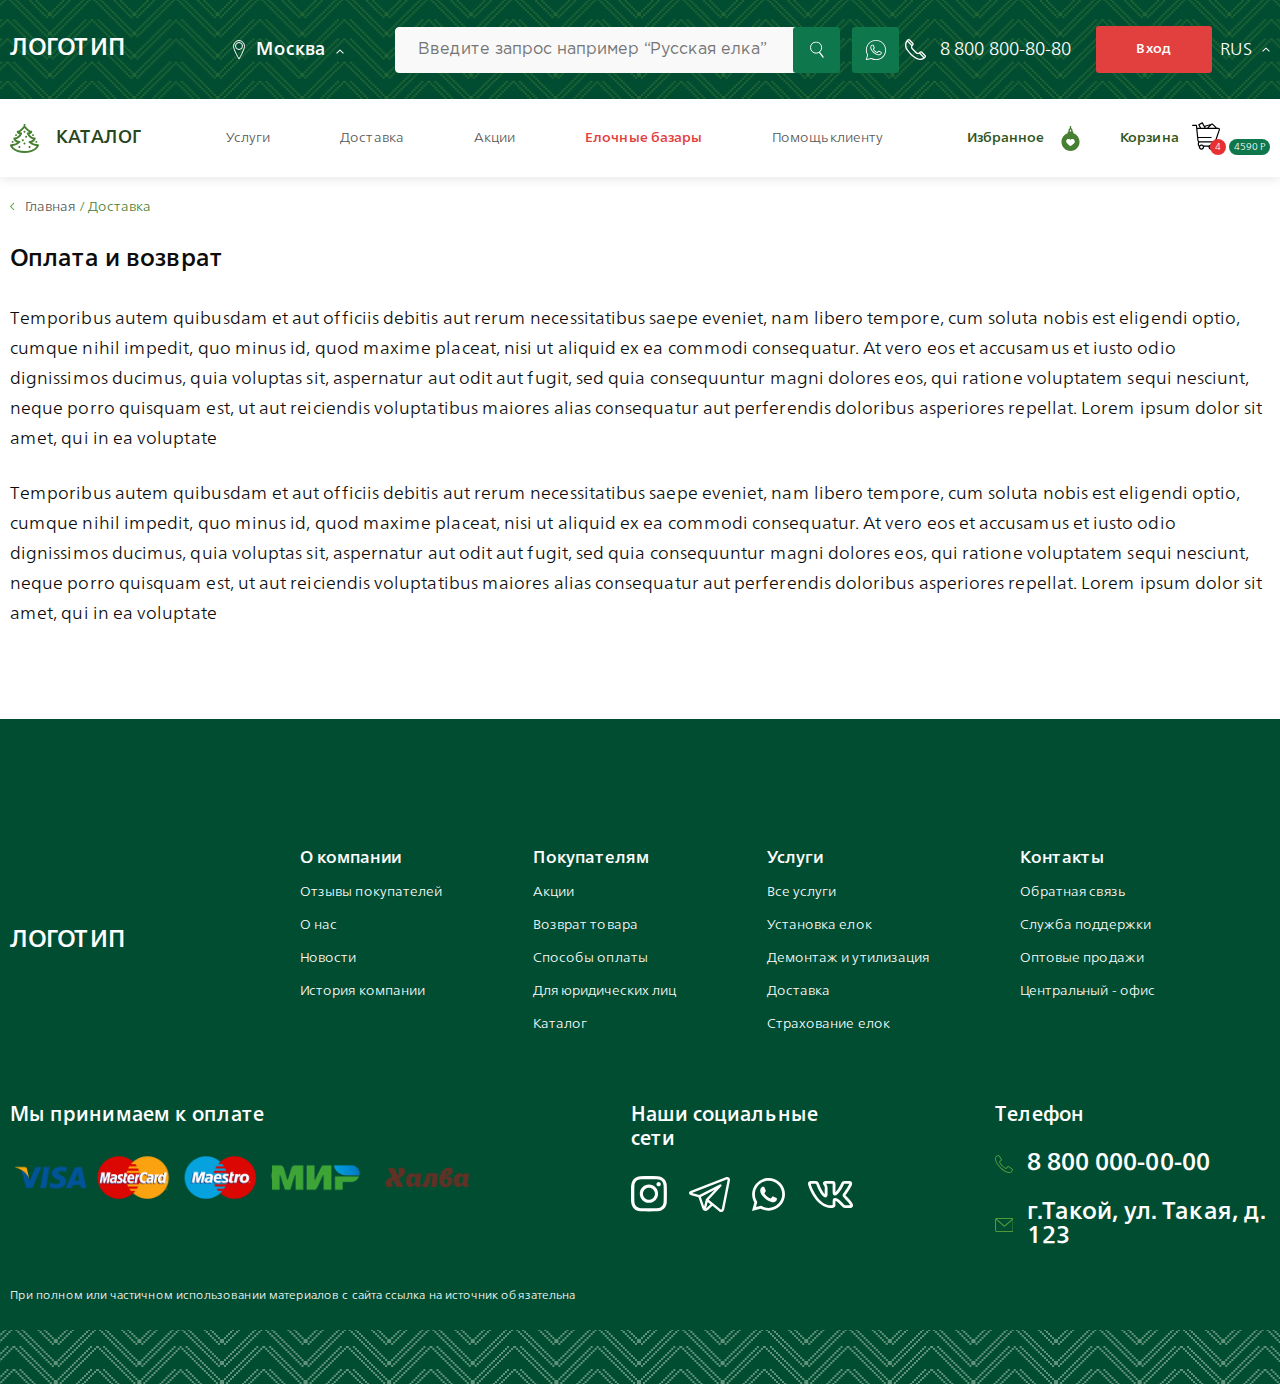
<file: delivery.html>
<!DOCTYPE html>
<html lang="en">
<head>
	<meta charset="UTF-8">
	<title>Каталог</title>
	<meta name="viewport" content="width=device-width, initial-scale=1, maximum-scale=1, minimum-scale=1, user-scalable=no">
	<link rel="stylesheet" href="css/vendor.css">
	<link rel="stylesheet" href="css/style.css">
</head>
<body>

<div class="header">
	<div class="container flex acenter jbetween">
		<a href="#" class="header__logo logo">
			ЛОГОТИП
		</a>
		<a href="#" class="header__city flex acenter">
			<svg width="12" height="20" viewBox="0 0 12 20" fill="none" xmlns="http://www.w3.org/2000/svg">
				<path d="M11.5 6.38298C11.5 7.16126 11.1589 8.37505 10.5967 9.81612C10.0425 11.2368 9.30042 12.8127 8.55389 14.2877C7.80811 15.7611 7.06178 17.1261 6.50159 18.1232C6.31 18.4642 6.1403 18.7619 6 19.006C5.8597 18.7619 5.69 18.4642 5.49841 18.1232C4.93822 17.1261 4.19189 15.7611 3.44611 14.2877C2.69958 12.8127 1.95754 11.2368 1.40331 9.81612C0.84111 8.37505 0.5 7.16126 0.5 6.38298C0.5 3.1043 2.99113 0.5 6 0.5C9.00887 0.5 11.5 3.1043 11.5 6.38298Z" stroke="white"/>
				<circle cx="6" cy="6" r="3.5" stroke="white"/>
			</svg>
			<span>Москва</span>
			<svg width="8" height="5" viewBox="0 0 8 5" fill="none" xmlns="http://www.w3.org/2000/svg">
				<path d="M4.35355 0.646447C4.15829 0.451185 3.84171 0.451185 3.64645 0.646447L0.464466 3.82843C0.269204 4.02369 0.269204 4.34027 0.464466 4.53553C0.659728 4.7308 0.976311 4.7308 1.17157 4.53553L4 1.70711L6.82843 4.53553C7.02369 4.7308 7.34027 4.7308 7.53553 4.53553C7.7308 4.34027 7.7308 4.02369 7.53553 3.82843L4.35355 0.646447ZM4.5 2L4.5 1L3.5 1L3.5 2L4.5 2Z" fill="white"/>
			</svg>
		</a>
		<div class="header__buttons flex acenter">
			<div class="header__buttons-search header__search">
				<input type="text" name="s" placeholder="Введите запрос например “Русская елка”">
				<button class="header__buttons-button">
					<svg width="14" height="17" viewBox="0 0 14 17" fill="none" xmlns="http://www.w3.org/2000/svg">
						<circle cx="6.08181" cy="6.08181" r="5.58181" stroke="white"/>
						<path d="M9.875 10.1362L13.6011 15.2288C13.8215 15.53 13.756 15.9528 13.4548 16.1732C13.1536 16.3936 12.7308 16.3281 12.5104 16.0269L8.78427 10.9343L9.875 10.1362Z" fill="white"/>
					</svg>
				</button>
			</div>
			<a  class="header__buttons-button">
				<svg width="22" height="22" viewBox="0 0 22 22" fill="none" xmlns="http://www.w3.org/2000/svg">
					<path d="M10.9999 0.880005C5.41608 0.880005 0.879883 5.4162 0.879883 11C0.879883 12.7948 1.37211 14.4698 2.19301 15.932L0.896211 20.5614C0.875493 20.6355 0.874557 20.7137 0.893496 20.7883C0.912435 20.8628 0.950587 20.9311 1.00415 20.9863C1.05771 21.0415 1.12481 21.0817 1.19875 21.1029C1.2727 21.1241 1.35091 21.1256 1.42559 21.1071L6.2527 19.9109C7.67112 20.6681 9.28062 21.12 10.9999 21.12C16.5837 21.12 21.1199 16.5838 21.1199 11C21.1199 5.4162 16.5837 0.880005 10.9999 0.880005ZM10.9999 1.76C16.1081 1.76 20.2399 5.89181 20.2399 11C20.2399 16.1082 16.1081 20.24 10.9999 20.24C9.36221 20.24 7.82842 19.813 6.49504 19.067C6.39752 19.0125 6.28292 18.9971 6.17449 19.024L1.94723 20.0716L3.08074 16.0273C3.09696 15.9702 3.10144 15.9104 3.09391 15.8514C3.08638 15.7925 3.06699 15.7357 3.03691 15.6845C2.22659 14.3104 1.75988 12.7117 1.75988 11C1.75988 5.89181 5.89169 1.76 10.9999 1.76ZM7.32262 5.72001C7.04056 5.72001 6.63774 5.82494 6.30684 6.18149C6.10808 6.39565 5.27988 7.20259 5.27988 8.62125C5.27988 10.1003 6.3057 11.3766 6.42973 11.5406H6.43059V11.5414C6.41882 11.5259 6.58802 11.771 6.81387 12.0648C7.03972 12.3586 7.35554 12.7444 7.7523 13.1622C8.54583 13.9977 9.66153 14.9633 11.0463 15.5538C11.684 15.8254 12.1871 15.9893 12.5682 16.109C13.2746 16.3308 13.918 16.2971 14.4013 16.2259C14.763 16.1726 15.1609 15.9989 15.5546 15.7498C15.9482 15.5006 16.334 15.1909 16.5042 14.7202C16.6261 14.3828 16.688 14.071 16.7104 13.8145C16.7216 13.6862 16.7231 13.5729 16.7147 13.4681C16.7064 13.3633 16.7153 13.283 16.6176 13.1227C16.4128 12.7863 16.1808 12.7775 15.9387 12.6577C15.8042 12.5912 15.4213 12.4042 15.0372 12.2212C14.6536 12.0384 14.3214 11.8765 14.1168 11.8035C13.9876 11.757 13.8298 11.6901 13.6021 11.7159C13.3744 11.7416 13.1495 11.9059 13.0186 12.1C12.8945 12.284 12.3949 12.8737 12.2425 13.047C12.2405 13.0458 12.2537 13.0519 12.1936 13.0221C12.0052 12.9289 11.7748 12.8496 11.4339 12.6698C11.0929 12.4899 10.6665 12.2244 10.1998 11.813V11.8121C9.50522 11.2006 9.01868 10.4329 8.8652 10.175C8.87554 10.1627 8.86397 10.1776 8.88582 10.1561L8.88668 10.1552C9.04355 10.0007 9.18257 9.81619 9.30004 9.68086C9.4666 9.48899 9.5401 9.31984 9.61973 9.1618C9.77842 8.84684 9.69006 8.50025 9.59824 8.3179V8.31704C9.60458 8.32965 9.54857 8.20607 9.48824 8.06352C9.42774 7.92056 9.35061 7.73522 9.26824 7.53758C9.1035 7.14231 8.91957 6.69897 8.8102 6.4393V6.43844C8.68134 6.13259 8.50702 5.91224 8.2791 5.80594C8.05119 5.69964 7.84982 5.72986 7.84168 5.72946H7.84082C7.67818 5.72196 7.4997 5.72001 7.32262 5.72001ZM7.32262 6.6C7.49225 6.6 7.6595 6.60207 7.79957 6.6086C7.94367 6.61578 7.93471 6.61637 7.90699 6.60344C7.87884 6.59031 7.91704 6.58605 7.99895 6.78047C8.10605 7.03473 8.29088 7.47967 8.45613 7.87618C8.53876 8.07443 8.61609 8.26048 8.67785 8.40641C8.73961 8.55234 8.77308 8.63381 8.81191 8.71149V8.71235L8.81277 8.71321C8.85085 8.78834 8.84748 8.74024 8.83426 8.76649C8.74141 8.95077 8.72881 8.99602 8.63488 9.10422C8.49187 9.26897 8.346 9.4527 8.26879 9.52876C8.20124 9.59512 8.07935 9.6985 8.00324 9.90086C7.92702 10.1035 7.96259 10.3816 8.08488 10.5892C8.2477 10.8656 8.78422 11.7389 9.61801 12.473C10.1431 12.9359 10.6323 13.2422 11.0231 13.4484C11.4139 13.6545 11.7322 13.7749 11.8034 13.8102C11.9725 13.8939 12.1574 13.9589 12.3723 13.9331C12.5872 13.9072 12.7725 13.7768 12.8905 13.6434L12.8914 13.6426C13.0484 13.4646 13.5149 12.9319 13.7387 12.6036C13.7482 12.6069 13.7451 12.6043 13.8195 12.6311V12.632H13.8204C13.8543 12.6441 14.2798 12.8345 14.6591 13.0152C15.0384 13.196 15.4234 13.3839 15.5486 13.4458C15.7291 13.5351 15.8144 13.5933 15.8364 13.5936C15.8379 13.6323 15.8394 13.6743 15.8339 13.738C15.8184 13.9147 15.7712 14.1593 15.6766 14.4212C15.6303 14.5494 15.3889 14.8138 15.0845 15.0064C14.7801 15.199 14.4096 15.3351 14.2724 15.3553C13.8598 15.4161 13.37 15.4383 12.8321 15.2694C12.4591 15.1523 11.994 15.0007 11.3918 14.7443C10.1704 14.2234 9.13234 13.3371 8.39082 12.5563C8.02006 12.166 7.72301 11.8026 7.51168 11.5277C7.30074 11.2533 7.20864 11.1105 7.13184 11.0095L7.13098 11.0086C6.99465 10.8283 6.15988 9.66718 6.15988 8.62125C6.15988 7.51432 6.67402 7.08024 6.95223 6.78047C7.09828 6.6231 7.25795 6.6 7.32262 6.6Z" fill="white"/>
				</svg>
			</a>
		</div>
		<a href="#" class="header__phone flex acenter">
			<svg width="21" height="21" viewBox="0 0 21 21" fill="none" xmlns="http://www.w3.org/2000/svg">
				<path d="M20.448 16.0101L17.2497 12.8118C16.5149 12.0769 15.3192 12.077 14.5844 12.8118L14.162 13.2343C13.8356 13.5607 13.4016 13.7405 12.94 13.7405C12.4783 13.7405 12.0444 13.5607 11.718 13.2343L7.76534 9.28156C7.43892 8.95514 7.25912 8.52122 7.25912 8.05956C7.25912 7.5979 7.43892 7.16398 7.76534 6.83756L8.1878 6.4151C8.92266 5.68031 8.92266 4.48462 8.1878 3.74983L4.98933 0.551512C4.25454 -0.183349 3.05885 -0.183349 2.32406 0.551512C-0.377917 3.25341 -0.770301 7.50171 1.39094 10.6529C3.80849 14.1779 6.82166 17.191 10.3466 19.6085C11.7082 20.5425 13.2745 20.9996 14.8326 20.9995C16.8802 20.9995 18.9136 20.2098 20.448 18.6755C20.8039 18.3195 21 17.8462 21 17.3428C21 16.8394 20.804 16.3661 20.448 16.0101ZM3.28357 1.51087C3.38323 1.41129 3.51576 1.35641 3.65673 1.35641C3.79771 1.35641 3.93023 1.41129 4.02989 1.51095L7.22822 4.70926C7.32788 4.80892 7.38276 4.94145 7.38276 5.08242C7.38276 5.2234 7.32788 5.35585 7.22822 5.45558L7.03787 5.64593L3.09745 1.70552C3.15813 1.63971 3.21987 1.57465 3.28357 1.51087ZM11.1141 18.4895C7.7275 16.1668 4.83268 13.272 2.50996 9.8854C1.03451 7.73412 0.995915 4.96678 2.27861 2.80577L6.20214 6.7293C6.00591 7.1394 5.90203 7.59149 5.90203 8.05956C5.90203 8.88368 6.22294 9.65842 6.80568 10.2411L10.7583 14.1937C11.341 14.7764 12.1158 15.0974 12.9398 15.0974C13.4079 15.0974 13.86 14.9935 14.2701 14.7972L18.1937 18.7208C16.0328 20.0035 13.2654 19.965 11.1141 18.4895ZM19.4885 17.7159C19.4247 17.7797 19.3597 17.8414 19.2939 17.902L15.3535 13.9616L15.5439 13.7712C15.6435 13.6716 15.7761 13.6167 15.917 13.6167C16.058 13.6167 16.1905 13.6716 16.2902 13.7712L19.4885 16.9696C19.6942 17.1753 19.6942 17.5102 19.4885 17.7159Z" fill="white"/>
			</svg>
			<span>8 800 800-80-80</span>
		</a>
		<div class="header__last flex acenter">
			<a href="#" class="header__last-login">Вход</a>
			<div class="header__last-lang flex acenter">
				<span>RUS</span>
				<svg width="8" height="5" viewBox="0 0 8 5" fill="none" xmlns="http://www.w3.org/2000/svg">
					<path d="M4.35355 0.646447C4.15829 0.451185 3.84171 0.451185 3.64645 0.646447L0.464466 3.82843C0.269204 4.02369 0.269204 4.34027 0.464466 4.53553C0.659728 4.7308 0.976311 4.7308 1.17157 4.53553L4 1.70711L6.82843 4.53553C7.02369 4.7308 7.34027 4.7308 7.53553 4.53553C7.7308 4.34027 7.7308 4.02369 7.53553 3.82843L4.35355 0.646447ZM4.5 2L4.5 1L3.5 1L3.5 2L4.5 2Z" fill="white"/>
				</svg>
			</div>
		</div>
	</div>
</div>

<div class="subheader">
	<div class="container flex acenter jbetween">
		<a href="#" class="subheader__logo logo">
			ЛОГО
		</a>
		<a href="#" class="subheader__catalog flex acenter">
			<svg width="29" height="29" viewBox="0 0 29 29" fill="none" xmlns="http://www.w3.org/2000/svg">
				<path d="M28.7883 20.6501C28.6014 20.4106 28.3146 20.2708 28.011 20.2708C25.4741 20.2708 23.3776 19.3297 22.008 18.4862C24.3542 17.6865 25.3774 15.8069 25.6 14.6933C25.658 14.4036 25.583 14.1032 25.3957 13.8747C25.2084 13.6463 24.9285 13.5138 24.6331 13.5138C21.7525 13.5138 20.1386 11.5988 19.3739 10.2959C22.2039 9.78337 22.2415 7.8379 22.2415 7.74312C22.2415 7.19845 21.8 6.75693 21.2553 6.75693C19.4948 6.75693 17.732 4.75564 16.4448 3.29429C15.9481 2.73048 15.5191 2.24379 15.1335 1.92012C15.0931 1.886 15.0502 1.85661 15.0061 1.82999C15.075 1.78896 15.1396 1.74044 15.1966 1.68344C15.38 1.49991 15.4856 1.24547 15.4856 0.986197C15.4856 0.726728 15.3801 0.47229 15.1966 0.288956C15.013 0.105523 14.7596 0 14.4992 0C14.2398 0 13.9854 0.105523 13.802 0.288956C13.6185 0.47229 13.513 0.726728 13.513 0.986197C13.513 1.24547 13.6184 1.49991 13.802 1.68344C13.8594 1.74044 13.9241 1.78896 13.9929 1.83018C13.9488 1.85661 13.9059 1.8862 13.8655 1.92012C13.4801 2.2435 13.0513 2.73029 12.5549 3.2939C11.2676 4.75534 9.50452 6.75703 7.74377 6.75703C7.19919 6.75703 6.75757 7.19855 6.75757 7.74322C6.75757 7.838 6.79505 9.78347 9.62504 10.296C8.85985 11.5998 7.24613 13.5139 4.36615 13.5139C4.07068 13.5139 3.7908 13.6464 3.60352 13.8748C3.41624 14.1032 3.34119 14.4037 3.39918 14.6934C3.62206 15.8081 4.64672 17.6902 6.99801 18.4885C5.63361 19.3314 3.5403 20.2708 0.988128 20.2708C0.684478 20.2708 0.397692 20.4106 0.210808 20.6501C0.0239239 20.8893 -0.0422498 21.2016 0.031419 21.496C0.0516361 21.5771 0.551638 23.5023 2.65519 25.3725C5.3627 27.7796 9.34772 29 14.4996 29C19.6515 29 23.6365 27.7796 26.344 25.3725C28.4476 23.5023 28.9476 21.5772 28.9678 21.496C29.0414 21.2015 28.9753 20.8892 28.7883 20.6501ZM14.4995 27.0276C9.98441 27.0276 6.37858 25.9778 4.07206 23.9914C3.31486 23.3394 2.81151 22.6829 2.48547 22.153C7.05323 21.6029 9.99476 18.7112 10.1302 18.5758C10.4121 18.2938 10.4964 17.8697 10.3438 17.5012C10.1911 17.1328 9.83155 16.8924 9.43273 16.8924C7.95225 16.8924 6.81743 16.4625 6.05994 15.6146C5.98124 15.5265 5.91033 15.4379 5.84682 15.3504C7.60866 15.0186 9.1636 14.0834 10.4017 12.5976C11.563 11.2038 12.0379 9.80329 12.0575 9.74431C12.1577 9.44362 12.1073 9.11315 11.9219 8.85575C11.7365 8.59865 11.4389 8.44628 11.1219 8.44628C10.5137 8.44628 10.0509 8.38622 9.70206 8.29776C11.4518 7.5304 12.8989 5.88769 14.0352 4.59775C14.1953 4.41589 14.3521 4.23798 14.4998 4.07457C14.6476 4.23808 14.8045 4.41629 14.9648 4.59814C16.1007 5.8875 17.5467 7.52922 19.2955 8.29697C18.9563 8.38326 18.4967 8.44628 17.8776 8.44628C17.5606 8.44628 17.263 8.59865 17.0776 8.85575C16.8922 9.11305 16.8418 9.44362 16.942 9.74431C16.9616 9.80329 17.4365 11.2038 18.5977 12.5976C19.8362 14.084 21.3916 15.0192 23.1542 15.3508C22.6231 16.0683 21.5759 16.8924 19.5666 16.8924C19.1678 16.8924 18.8082 17.1328 18.6555 17.5012C18.5029 17.8697 18.5872 18.2938 18.8691 18.5758C19.0047 18.7114 21.9496 21.6059 26.521 22.154C25.4513 23.8962 22.426 27.0276 14.4995 27.0276Z" fill="#478033"/>
				<path d="M6.05553 12.1075C6.3149 12.1075 6.56934 12.002 6.75268 11.8186C6.93611 11.6352 7.04173 11.3808 7.04173 11.1213C7.04173 10.8619 6.93621 10.6074 6.75268 10.4241C6.56934 10.2408 6.3149 10.1351 6.05553 10.1351C5.79508 10.1351 5.54173 10.2407 5.35829 10.4241C5.17387 10.6074 5.06934 10.8619 5.06934 11.1213C5.06934 11.3808 5.17387 11.6352 5.35829 11.8186C5.54173 12.0019 5.79518 12.1075 6.05553 12.1075Z" fill="#478033"/>
				<path d="M16.1888 11.8245C15.9284 11.8245 15.675 11.9298 15.4916 12.1134C15.3082 12.2968 15.2026 12.5512 15.2026 12.8107C15.2026 13.0709 15.3081 13.3253 15.4916 13.5077C15.675 13.6922 15.9295 13.7977 16.1888 13.7977C16.4482 13.7977 16.7026 13.6922 16.886 13.5077C17.0694 13.3244 17.175 13.0708 17.175 12.8107C17.175 12.5512 17.0695 12.2968 16.886 12.1134C16.7026 11.9299 16.4482 11.8245 16.1888 11.8245Z" fill="#478033"/>
				<path d="M14.4993 8.72885C14.7586 8.72885 15.0131 8.62422 15.1964 8.44088C15.3798 8.25637 15.4855 8.00311 15.4855 7.74364C15.4855 7.48319 15.3799 7.22993 15.1964 7.04542C15.0131 6.86208 14.7586 6.75745 14.4993 6.75745C14.2399 6.75745 13.9854 6.86208 13.802 7.04542C13.6186 7.22993 13.5131 7.48319 13.5131 7.74364C13.5131 8.00311 13.6185 8.25637 13.802 8.44088C13.9854 8.62422 14.2399 8.72885 14.4993 8.72885Z" fill="#478033"/>
				<path d="M13.5085 15.4921C13.3252 15.3076 13.0708 15.2031 12.8114 15.2031C12.552 15.2031 12.2976 15.3076 12.1142 15.4921C11.9307 15.6745 11.8252 15.929 11.8252 16.1893C11.8252 16.4486 11.9306 16.703 12.1142 16.8855C12.2976 17.07 12.552 17.1755 12.8114 17.1755C13.0708 17.1755 13.3252 17.07 13.5085 16.8855C13.692 16.7021 13.7976 16.4486 13.7976 16.1893C13.7975 15.9299 13.692 15.6754 13.5085 15.4921Z" fill="#478033"/>
				<path d="M14.4993 18.5809C14.2399 18.5809 13.9854 18.6865 13.802 18.8699C13.6186 19.0532 13.5131 19.3077 13.5131 19.5681C13.5131 19.8274 13.6185 20.0808 13.802 20.2654C13.9864 20.4487 14.2399 20.5543 14.4993 20.5543C14.7586 20.5543 15.0131 20.4488 15.1964 20.2654C15.3798 20.0808 15.4855 19.8274 15.4855 19.5681C15.4855 19.3077 15.3799 19.0532 15.1964 18.8699C15.0131 18.6865 14.7596 18.5809 14.4993 18.5809Z" fill="#478033"/>
				<path d="M18.869 23.6432C19.0525 23.8265 19.3069 23.9321 19.5663 23.9321C19.8256 23.9321 20.0801 23.8266 20.2634 23.6432C20.4468 23.4596 20.5525 23.2052 20.5525 22.9459C20.5525 22.6864 20.4469 22.432 20.2634 22.2487C20.0801 22.0653 19.8256 21.9597 19.5663 21.9597C19.3069 21.9597 19.0525 22.0652 18.869 22.2487C18.6856 22.432 18.5801 22.6864 18.5801 22.9459C18.5801 23.2062 18.6856 23.4596 18.869 23.6432Z" fill="#478033"/>
				<path d="M9.43298 21.9597C9.17361 21.9597 8.91917 22.0652 8.73476 22.2487C8.55132 22.432 8.4458 22.6864 8.4458 22.9459C8.4458 23.2052 8.55122 23.4596 8.73476 23.6432C8.91917 23.8265 9.17253 23.9321 9.43298 23.9321C9.69235 23.9321 9.94679 23.8266 10.1291 23.6432C10.3136 23.4596 10.4182 23.2052 10.4182 22.9459C10.4182 22.6864 10.3136 22.432 10.1291 22.2487C9.9458 22.0652 9.69235 21.9597 9.43298 21.9597Z" fill="#478033"/>
				<path d="M2.67663 18.8648C2.93698 18.8648 3.19043 18.7593 3.37377 18.5759C3.55819 18.3916 3.66371 18.1381 3.66371 17.8787C3.66371 17.6194 3.55819 17.3649 3.37377 17.1814C3.19043 16.9971 2.93688 16.8925 2.67663 16.8925C2.41716 16.8925 2.1638 16.9971 1.97939 17.1814C1.79595 17.3649 1.69043 17.6185 1.69043 17.8787C1.69043 18.1381 1.79585 18.3926 1.97939 18.5759C2.16292 18.7593 2.41726 18.8648 2.67663 18.8648Z" fill="#478033"/>
				<path d="M25.6244 18.5759C25.8078 18.7592 26.0623 18.8648 26.3217 18.8648C26.582 18.8648 26.8355 18.7593 27.0188 18.5759C27.2022 18.3926 27.3079 18.1381 27.3079 17.8787C27.3079 17.6194 27.2023 17.3649 27.0188 17.1814C26.8355 16.9971 26.5819 16.8925 26.3217 16.8925C26.0623 16.8925 25.8078 16.9971 25.6244 17.1814C25.441 17.3649 25.3354 17.6194 25.3354 17.8787C25.3354 18.1381 25.441 18.3926 25.6244 18.5759Z" fill="#478033"/>
				<path d="M22.2468 11.8186C22.4303 12.0019 22.6847 12.1075 22.9441 12.1075C23.2035 12.1075 23.4579 12.002 23.6412 11.8186C23.8247 11.6352 23.9303 11.3817 23.9303 11.1213C23.9303 10.8619 23.8248 10.6074 23.6412 10.4241C23.4579 10.2408 23.2035 10.1351 22.9441 10.1351C22.6847 10.1351 22.4303 10.2407 22.2468 10.4241C22.0634 10.6074 21.9579 10.8619 21.9579 11.1213C21.9579 11.3817 22.0634 11.6351 22.2468 11.8186Z" fill="#478033"/>
			</svg>
			<span>КАТАЛОГ</span>
		</a>
		<ul class="subheader__menu">
			<li>
				<a href="#">Услуги</a>
				<div class="subheader__menu-sub">
					<ul>
						<li><a href="#">Личный менеджер</a></li>
					</ul>
					<ul>
						<li><a href="#" class="_parent">Для срезанных деревьев</a></li>
						<li><a href="#">Доп. дерево на выбор</a></li>
						<li><a href="#">Доставка дедом морозом</a></li>
						<li><a href="#">Установка</a></li>
						<li><a href="#">Страховка елки</a></li>
						<li><a href="#">Демонтаж и утилизация</a></li>
					</ul>
					<ul>
						<li><a href="#" class="_parent">Для деревьев в емкости</a></li>
						<li><a href="#">Аренда елок в горшке</a></li>
						<li><a href="#">Посадка, уход</a></li>
						<li><a href="#">Ландшафтный дизайн</a></li>
					</ul>
				</div>
			</li>
			<li><a href="#">Доставка</a></li>
			<li><a href="#">Акции</a></li>
			<li><a href="#"><b>Елочные базары</b></a></li>
			<li><a href="#">Помощь клиенту</a></li>
		</ul>
		<a href="#" class="subheader__phone flex acenter">
			<svg width="21" height="21" viewBox="0 0 21 21" fill="none" xmlns="http://www.w3.org/2000/svg">
				<path d="M20.448 16.0101L17.2497 12.8118C16.5149 12.0769 15.3192 12.077 14.5844 12.8118L14.162 13.2343C13.8356 13.5607 13.4016 13.7405 12.94 13.7405C12.4783 13.7405 12.0444 13.5607 11.718 13.2343L7.76534 9.28156C7.43892 8.95514 7.25912 8.52122 7.25912 8.05956C7.25912 7.5979 7.43892 7.16398 7.76534 6.83756L8.1878 6.41509C8.92266 5.68031 8.92266 4.48462 8.1878 3.74983L4.98933 0.551512C4.25454 -0.183349 3.05885 -0.183349 2.32406 0.551512C-0.377917 3.25341 -0.770301 7.50171 1.39094 10.6529C3.80849 14.1779 6.82166 17.191 10.3466 19.6085C11.7082 20.5425 13.2745 20.9996 14.8326 20.9995C16.8802 20.9995 18.9136 20.2098 20.448 18.6755C20.8039 18.3195 21 17.8462 21 17.3428C21 16.8394 20.804 16.3661 20.448 16.0101ZM3.28357 1.51087C3.38323 1.41129 3.51576 1.35641 3.65673 1.35641C3.79771 1.35641 3.93023 1.41129 4.02989 1.51095L7.22822 4.70926C7.32788 4.80893 7.38276 4.94145 7.38276 5.08242C7.38276 5.2234 7.32788 5.35585 7.22822 5.45559L7.03787 5.64593L3.09745 1.70552C3.15813 1.63971 3.21987 1.57465 3.28357 1.51087ZM11.1141 18.4895C7.7275 16.1668 4.83268 13.272 2.50996 9.8854C1.03451 7.73412 0.995915 4.96678 2.27861 2.80577L6.20214 6.7293C6.00591 7.1394 5.90203 7.59149 5.90203 8.05956C5.90203 8.88368 6.22294 9.65842 6.80568 10.2411L10.7583 14.1937C11.341 14.7764 12.1158 15.0974 12.9398 15.0974C13.4079 15.0974 13.86 14.9935 14.2701 14.7972L18.1937 18.7208C16.0328 20.0035 13.2654 19.965 11.1141 18.4895ZM19.4885 17.7159C19.4247 17.7797 19.3597 17.8414 19.2939 17.902L15.3535 13.9616L15.5439 13.7712C15.6435 13.6716 15.7761 13.6167 15.917 13.6167C16.058 13.6167 16.1905 13.6716 16.2902 13.7712L19.4885 16.9696C19.6942 17.1753 19.6942 17.5102 19.4885 17.7159Z" fill="#478033"/>
			</svg>
			<span>8 800 800-80-80</span>
		</a>
		<div class="subheader__buttons flex acenter">
			<a href="#" class="subheader__fav flex acenter">
				<span>Избранное</span>
				<svg width="25" height="25" viewBox="0 0 25 25" fill="none" xmlns="http://www.w3.org/2000/svg">
					<path d="M15.351 7.37135V5.55801H14.5089V4.11537C14.5089 3.23712 14.0036 2.4883 13.1615 2.21015V0H11.8141V2.21015C11.0562 2.4883 10.4667 3.23712 10.4667 4.11537V5.55801H9.70881V7.34398C6.08768 8.52944 3.39895 12.0023 3.45698 16.0855C3.52729 21.0407 7.6451 25.0486 12.6005 24.9995C17.554 24.9504 21.5442 20.9194 21.5442 15.9541C21.5441 11.9591 18.9721 8.56918 15.351 7.37135ZM11.8141 4.11537C11.8141 3.93052 11.903 3.76294 12.0241 3.64108C12.146 3.76387 12.322 3.83999 12.5089 3.83999C12.6957 3.83999 12.8542 3.76387 12.9762 3.64108C13.0972 3.76286 13.1615 3.93044 13.1615 4.11537V5.55801H11.8141V4.11537ZM16.2353 16.7472C15.5206 17.8689 12.4226 20.0295 12.4226 20.0295C12.4226 20.0295 9.344 17.7353 8.67847 16.5837C8.01294 15.4322 8.40689 13.9592 9.55849 13.2937C10.5471 12.7223 11.7723 13.1418 12.5204 13.9412C13.3024 13.1749 14.5355 12.8085 15.4985 13.4221C16.6201 14.1368 16.95 15.6255 16.2353 16.7472Z" fill="#478033"/>
					<path d="M15.4986 13.4221C14.5355 12.8086 13.3025 13.1749 12.5205 13.9413C11.7723 13.1419 10.5472 12.7222 9.55857 13.2937C8.40705 13.9592 8.01302 15.4323 8.67855 16.5838C9.34408 17.7353 12.4227 20.0295 12.4227 20.0295C12.4227 20.0295 15.5207 17.869 16.2354 16.7473C16.9502 15.6255 16.6203 14.1368 15.4986 13.4221Z" fill="white"/>
				</svg>
			</a>
			<a href="#" class="subheader__cart flex acenter">
				<div class="subheader__cart-text">
					Корзина
				</div>
				<div class="subheader__cart-content flex">
					<div class="subheader__cart-icon">
						<svg width="28" height="28" viewBox="0 0 28 28" fill="none" xmlns="http://www.w3.org/2000/svg">
							<path d="M5.3439 18.2605C5.4101 18.9125 5.76283 19.4973 6.26479 19.8923C5.9838 20.2229 5.81373 20.6505 5.81373 21.1173V22.8674C5.81373 23.6217 6.24909 24.2715 6.88723 24.5767C6.85108 24.751 6.83192 24.9315 6.83192 25.1164C6.83192 26.5794 8.02218 27.7697 9.48514 27.7697C10.9482 27.7697 12.1384 26.5794 12.1384 25.1164C12.1384 24.9965 12.1297 24.8786 12.1142 24.7629H16.4784C16.4629 24.8787 16.4541 24.9965 16.4541 25.1164C16.4541 26.5794 17.6444 27.7697 19.1074 27.7697C20.5703 27.7697 21.7606 26.5794 21.7606 25.1164C21.7606 23.6534 20.5703 22.4631 19.1074 22.4631C18.2199 22.4631 17.4334 22.9016 16.9514 23.5727H11.6411C11.1591 22.9016 10.3726 22.4631 9.48509 22.4631C8.63243 22.4631 7.87295 22.8679 7.38721 23.4949C7.1587 23.3782 7.0037 23.1417 7.0037 22.8674V21.1174C7.0037 20.7287 7.32011 20.4125 7.70905 20.4125C7.71087 20.4125 7.71263 20.4123 7.71444 20.4122C7.71807 20.4123 7.72169 20.4125 7.72526 20.4125H21.6386C22.789 20.4125 23.9806 19.5596 24.3514 18.4708L27.8869 8.0898C28.087 7.50244 28.0189 6.9102 27.7001 6.46492C27.3814 6.01964 26.8427 5.76421 26.2223 5.76421H24.9534L21.1295 1.92204C20.535 1.32765 19.5714 1.32249 18.9699 1.90594L12.5168 3.64174L10.7845 0.535696C10.6244 0.248702 10.2621 0.14584 9.97497 0.305829L6.51024 2.23816C6.37236 2.31501 6.27074 2.44355 6.22767 2.59538C6.18454 2.7472 6.20353 2.90991 6.28043 3.04774L7.79543 5.76415H6.36017C5.97746 5.76415 5.61696 5.86191 5.30435 6.0452L5.02336 3.23595C4.99293 2.93173 4.73693 2.70011 4.43124 2.70011H0.595071C0.266422 2.70011 0 2.96653 0 3.29518C0 3.62383 0.266422 3.89025 0.595071 3.89025H3.89273L5.3439 18.2605ZM19.1075 23.6532C19.9142 23.6532 20.5706 24.3096 20.5706 25.1163C20.5706 25.9231 19.9142 26.5795 19.1075 26.5795C18.3007 26.5795 17.6444 25.9231 17.6444 25.1163C17.6444 24.3095 18.3007 23.6532 19.1075 23.6532ZM9.4852 23.6532C10.2919 23.6532 10.9483 24.3096 10.9483 25.1163C10.9483 25.9231 10.2919 26.5795 9.4852 26.5795C8.67845 26.5795 8.02212 25.9231 8.02212 25.1163C8.02212 24.3095 8.67845 23.6532 9.4852 23.6532ZM20.2872 2.76256L23.2745 5.76415H16.7942L19.7947 2.76364C19.9307 2.62757 20.152 2.62757 20.2872 2.76256ZM17.2831 3.59215L15.1111 5.76415H13.7005L13.1145 4.71349L17.2831 3.59215ZM7.60959 2.98773L10.0349 1.6351L12.3378 5.76415H9.15808L7.60959 2.98773ZM26.7605 7.70601L23.225 18.087C23.019 18.6918 22.2777 19.2223 21.6388 19.2223H7.72543C7.13586 19.2223 6.58743 18.7268 6.52792 18.1404L6.31767 16.0665H19.1116C19.4402 16.0665 19.7066 15.8 19.7066 15.4714C19.7066 15.1427 19.4402 14.8763 19.1116 14.8763H6.19707L5.49284 7.92975C5.49284 7.92958 5.49284 7.92953 5.49284 7.92942L5.49273 7.92811C5.46592 7.6635 5.54254 7.41669 5.7086 7.23296C5.87097 7.05325 6.10236 6.95429 6.36017 6.95429H24.7007C24.7027 6.95435 24.7046 6.95458 24.7065 6.95458C24.7085 6.95458 24.7104 6.95435 24.7123 6.95429H26.2225C26.4576 6.95429 26.6388 7.0265 26.7326 7.15758C26.8265 7.28861 26.8363 7.4834 26.7605 7.70601Z" fill="black"/>
						</svg>
						<div class="subheader__cart-count">4</div>
					</div>
					<div class="subheader__cart-price">
						4590 Р
					</div>
				</div>
			</a>
		</div>
	</div>
</div>

<div class="catalogmenu">
	<div class="container">
		<div class="row">
			<div class="row__col _80">
				<div class="row">
					<div class="row__col _25">
						<ul class="catalogmenu__list">
							<li><a href="#" class="_parent">Елки срезанные</a></li>
							<li><a href="#">Ели</a></li>
							<li><a href="#">Пихты</a></li>
							<li><a href="#">Сосны</a></li>
						</ul>
					</div>
					<div class="row__col _25">
						<ul class="catalogmenu__list">
							<li><a href="#" class="_parent">Елки в декор горшках</a></li>
							<li><a href="#">Ели</a></li>
							<li><a href="#">Пихты</a></li>
							<li><a href="#">Сосны</a></li>
						</ul>
					</div>
					<div class="row__col _25">
						<ul class="catalogmenu__list">
							<li><a href="#" class="_parent">Венки</a></li>
							<li><a href="#">Заготовки</a></li>
							<li><a href="#">Дизайнерские</a></li>
						</ul>
					</div>
					<div class="row__col _25">
						<ul class="catalogmenu__list">
							<li><a href="#" class="_parent">Елки из лапника</a></li>
							<li><a href="#">Заготовки</a></li>
							<li><a href="#">Дизайнерские</a></li>
						</ul>
					</div>
					<div class="row__col _25">
						<ul class="catalogmenu__list">
							<li><a href="#" class="_parent">Елки в горшках</a></li>
							<li><a href="#">Заготовки</a></li>
							<li><a href="#">Дизайнерские</a></li>
						</ul>
					</div>
					<div class="row__col _25">
						<ul class="catalogmenu__list">
							<li><a href="#" class="_parent">Деревья для высадки</a></li>
							<li><a href="#">Заготовки</a></li>
							<li><a href="#">Дизайнерские</a></li>
						</ul>
					</div>
					<div class="row__col _25">
						<ul class="catalogmenu__list">
							<li><a href="#" class="_parent">Подставки, кашпо</a></li>
							<li><a href="#">Заготовки</a></li>
							<li><a href="#">Дизайнерские</a></li>
						</ul>
					</div>
					<div class="row__col _25">
						<ul class="catalogmenu__list">
							<li><a href="#" class="_parent">Искусственные елки</a></li>
							<li><a href="#">Заготовки</a></li>
							<li><a href="#">Дизайнерские</a></li>
						</ul>
					</div>
				</div>
			</div>
			<div class="row__col _20">
				<ul class="catalogmenu__list">
					<li><a href="#" class="_parent">Композиции, букеты</a></li>
					<li><a href="#" class="_parent">Новогодние цветы</a></li>
					<li><a href="#" class="_parent">Свечи, Светильники, Фонарики</a></li>
					<li><a href="#" class="_parent">Композиции, букеты</a></li>
					<li><a href="#" class="_parent">Гирлянды</a></li>
					<li><a href="#" class="_parent">Игрушки</a></li>
					<li><a href="#" class="_parent">Декор/ аксессуары</a></li>
					<li><a href="#" class="_parent">Лапник</a></li>
					<li><a href="#" class="_parent">Ёлки настольные</a></li>
				</ul>
			</div>
		</div>
	</div>
</div>

<div class="text text__page _in">
	<div class="container">
		<div class="breadcrumbs">
			<a href="#">
				<svg width="5" height="9" viewBox="0 0 5 9" fill="none" xmlns="http://www.w3.org/2000/svg">
					<path d="M0.146447 4.14645C-0.0488155 4.34171 -0.0488155 4.65829 0.146447 4.85355L3.32843 8.03553C3.52369 8.2308 3.84027 8.2308 4.03553 8.03553C4.2308 7.84027 4.2308 7.52369 4.03553 7.32843L1.20711 4.5L4.03553 1.67157C4.2308 1.47631 4.2308 1.15973 4.03553 0.964466C3.84027 0.769204 3.52369 0.769204 3.32843 0.964466L0.146447 4.14645ZM1.5 4L0.5 4L0.5 5L1.5 5L1.5 4Z" fill="#5BAB3F"/>
				</svg>
			</a>
			<span><a href="#">Главная</a> / Доставка</span>
		</div>
		<div class="block__header">
			<div class="block__header-title">Оплата и возврат</div>
		</div>
		<div class="text__content">
			<p>Temporibus autem quibusdam et aut officiis debitis aut rerum necessitatibus saepe eveniet, nam libero tempore, cum soluta nobis est eligendi optio, cumque nihil impedit, quo minus id, quod maxime placeat, nisi ut aliquid ex ea commodi consequatur.
				At vero eos et accusamus et iusto odio dignissimos ducimus, quia voluptas sit, aspernatur aut odit aut fugit, sed quia consequuntur magni dolores eos, qui ratione voluptatem sequi nesciunt, neque porro quisquam est, ut aut reiciendis voluptatibus maiores alias consequatur aut perferendis doloribus asperiores repellat. Lorem ipsum dolor sit amet, qui in ea voluptate</p>
			<p>Temporibus autem quibusdam et aut officiis debitis aut rerum necessitatibus saepe eveniet, nam libero tempore, cum soluta nobis est eligendi optio, cumque nihil impedit, quo minus id, quod maxime placeat, nisi ut aliquid ex ea commodi consequatur.
				At vero eos et accusamus et iusto odio dignissimos ducimus, quia voluptas sit, aspernatur aut odit aut fugit, sed quia consequuntur magni dolores eos, qui ratione voluptatem sequi nesciunt, neque porro quisquam est, ut aut reiciendis voluptatibus maiores alias consequatur aut perferendis doloribus asperiores repellat. Lorem ipsum dolor sit amet, qui in ea voluptate</p>
		</div>
	</div>
</div>

<footer class="footer">
	<div class="container">
		<div class="footer__top flex acenter">
			<a href="#" class="footer__logo logo">ЛОГОТИП</a>
			<div class="footer__top-right flex jbetween">
				<div class="footer__top-col">
					<div class="footer__top-subtitle">О компании</div>
					<ul class="footer__top-menu">
						<li><a href="#">Отзывы покупателей</a></li>
						<li><a href="#">О нас</a></li>
						<li><a href="#">Новости</a></li>
						<li><a href="#">История компании</a></li>
					</ul>
				</div>
				<div class="footer__top-col">
					<div class="footer__top-subtitle">Покупателям</div>
					<ul class="footer__top-menu">
						<li><a href="#">Акции</a></li>
						<li><a href="#">Возврат товара</a></li>
						<li><a href="#">Способы оплаты</a></li>
						<li><a href="#">Для юридических лиц</a></li>
						<li><a href="#">Каталог</a></li>
					</ul>
				</div>
				<div class="footer__top-col">
					<div class="footer__top-subtitle">Услуги</div>
					<ul class="footer__top-menu">
						<li><a href="#">Все услуги</a></li>
						<li><a href="#">Установка елок</a></li>
						<li><a href="#">Демонтаж и утилизация</a></li>
						<li><a href="#">Доставка</a></li>
						<li><a href="#">Страхование елок</a></li>
					</ul>
				</div>
				<div class="footer__top-col">
					<div class="footer__top-subtitle">Контакты</div>
					<ul class="footer__top-menu">
						<li><a href="#">Обратная связь</a></li>
						<li><a href="#">Служба поддержки</a></li>
						<li><a href="#">Оптовые продажи</a></li>
						<li><a href="#">Центральный - офис</a></li>
					</ul>
				</div>
			</div>
		</div>
		<div class="footer__bottom flex">
			<div class="footer__bottom-item footer__bottom-item--info">
				<div class="footer__bottom-title">Мы принимаем к оплате</div>
				<img src="img/payments-logo.png" alt="">
			</div>
			
			<div class="footer__bottom-item footer__bottom-item--socials">
				<div class="footer__bottom-title">Наши социальные сети</div>
				<div class="footer__bottom-socials">
					<a href="#">
						<svg width="36" height="36" viewBox="0 0 36 36" fill="none" xmlns="http://www.w3.org/2000/svg">
							<path d="M0 10.778C0.119001 9.93756 0.209668 9.09235 0.360925 8.25804C1.21834 3.53245 4.56387 0.317256 9.34743 0.152486C15.107 -0.0454129 20.884 -0.0558744 26.6426 0.151614C31.849 0.339051 35.6195 4.19415 35.7821 9.40228C35.9552 14.9325 35.9552 20.4763 35.7821 26.0066C35.6195 31.2147 31.8503 35.0694 26.6431 35.2572C20.8844 35.4652 15.1061 35.4704 9.34787 35.2542C4.14061 35.0585 0.540951 31.1946 0.192668 25.9787C0.162591 25.5275 0.0658209 25.0803 0 24.6313C0 20.0134 0 15.3955 0 10.778ZM17.9608 32.1706C20.5963 32.1706 23.2343 32.2495 25.8663 32.1523C29.9929 31.9993 32.5312 29.5365 32.6275 25.4137C32.747 20.2767 32.747 15.1326 32.6275 9.9951C32.5312 5.87323 29.9912 3.35286 25.8663 3.26525C20.6307 3.15453 15.3894 3.1554 10.1538 3.26525C6.06031 3.35112 3.51466 5.82049 3.4035 9.89702C3.26227 15.0991 3.26227 20.3102 3.4035 25.5123C3.51466 29.5884 6.06031 32.0006 10.1543 32.1523C12.7531 32.2491 15.3585 32.1706 17.9608 32.1706Z" fill="white"/>
							<path d="M17.956 8.55664C12.9021 8.55664 8.80469 12.6537 8.80469 17.7075C8.80469 22.7617 12.9021 26.8588 17.956 26.8588C23.0102 26.8588 27.1073 22.7617 27.1073 17.7075C27.1073 12.6537 23.0102 8.55664 17.956 8.55664ZM17.956 23.7081C14.6418 23.7081 11.9554 21.0216 11.9554 17.7075C11.9554 14.3933 14.6418 11.7069 17.956 11.7069C21.2701 11.7069 23.9566 14.3933 23.9566 17.7075C23.9566 21.0216 21.2701 23.7081 17.956 23.7081Z" fill="white"/>
							<path d="M29.819 8.13923C29.819 9.34145 28.8444 10.3161 27.6422 10.3161C26.44 10.3161 25.4648 9.34145 25.4648 8.13923C25.4648 6.93659 26.44 5.96191 27.6422 5.96191C28.8444 5.96191 29.819 6.93659 29.819 8.13923Z" fill="white"/>
						</svg>
					</a>
					<a href="#">
						<svg width="41" height="35" viewBox="0 0 41 35" fill="none" xmlns="http://www.w3.org/2000/svg">
							<path d="M40.3668 0.958212C39.866 0.340235 39.1159 0 38.2545 0C37.7862 0 37.2901 0.0994193 36.7802 0.296048L2.07458 13.6634C0.232791 14.3726 -0.015263 15.4368 0.000689958 16.0081C0.016643 16.5793 0.32413 17.6278 2.20283 18.231C2.21409 18.2344 2.22535 18.2379 2.23662 18.2411L9.4355 20.3197L13.3287 31.5525C13.8595 33.0839 15.051 34.0352 16.4386 34.0352C17.3135 34.0352 18.174 33.6653 18.9272 32.9659L23.38 28.8291L29.8385 34.0762C29.8391 34.0768 29.84 34.0771 29.8407 34.0778L29.902 34.1276C29.9076 34.1321 29.9135 34.1368 29.9192 34.1412C30.6371 34.703 31.4206 34.9997 32.1861 35H32.1864C33.6819 35 34.8728 33.883 35.2197 32.1547L40.9061 3.8237C41.1345 2.68653 40.943 1.66898 40.3668 0.958212ZM11.8438 19.9249L25.7326 12.7657L17.0845 22.0376C16.9428 22.1894 16.8424 22.3753 16.793 22.5776L15.1254 29.3931L11.8438 19.9249ZM17.2997 31.1826C17.2422 31.236 17.1843 31.2836 17.1264 31.3275L18.6735 25.0051L21.4879 27.2917L17.2997 31.1826ZM38.5516 3.34238L32.8652 31.6737C32.8104 31.9448 32.6356 32.5757 32.1861 32.5757C31.964 32.5757 31.685 32.4536 31.3994 32.2317L24.081 26.2861C24.0801 26.2852 24.0788 26.2842 24.0776 26.2836L19.723 22.7456L32.2292 9.3372C32.6296 8.90797 32.6659 8.25054 32.3153 7.77901C31.9643 7.30747 31.3284 7.15913 30.8082 7.42741L10.2388 18.0302L2.94199 15.9238L37.637 2.5606C37.9301 2.44761 38.1347 2.42394 38.2545 2.42394C38.328 2.42394 38.4587 2.43277 38.5072 2.49306C38.571 2.57165 38.6524 2.8396 38.5516 3.34238Z" fill="white"/>
						</svg>
					</a>
					<a href="#">
						<svg width="33" height="33" viewBox="0 0 33 33" fill="none" xmlns="http://www.w3.org/2000/svg">
							<path fill-rule="evenodd" clip-rule="evenodd" d="M28.192 4.79572C25.0898 1.70479 20.9642 0.00181274 16.569 0C7.51231 0 0.141467 7.33537 0.137824 16.3512C0.13661 19.2332 0.893123 22.0466 2.33106 24.5264L0 33L8.71042 30.726C11.1105 32.029 13.8125 32.7156 16.5623 32.7164H16.5692C25.6249 32.7164 32.9966 25.3804 33 16.3642C33.0018 11.9947 31.2943 7.88644 28.192 4.79572ZM16.569 29.9548H16.5633C14.1129 29.9538 11.7096 29.2984 9.61245 28.0603L9.11398 27.7656L3.94508 29.1151L5.32474 24.0996L4.99991 23.5854C3.6328 21.4214 2.9109 18.9202 2.91211 16.3522C2.91494 8.85848 9.04153 2.76182 16.5745 2.76182C20.2223 2.76302 23.6513 4.17858 26.2296 6.74764C28.808 9.3167 30.2271 12.7315 30.2259 16.3632C30.2227 23.8575 24.0965 29.9548 16.569 29.9548ZM24.0601 19.7754C23.6496 19.5708 21.6311 18.5826 21.2546 18.4461C20.8786 18.3097 20.6046 18.2418 20.3311 18.6507C20.0573 19.0596 19.2706 19.9801 19.031 20.2526C18.7914 20.5253 18.5522 20.5595 18.1415 20.3549C17.7309 20.1505 16.4081 19.7188 14.8398 18.3268C13.6195 17.2434 12.7956 15.9054 12.5559 15.4965C12.3167 15.0873 12.5539 14.8875 12.7361 14.6627C13.1805 14.1134 13.6255 13.5376 13.7623 13.2651C13.8994 12.9923 13.8308 12.7537 13.7279 12.5492C13.6255 12.3448 12.8045 10.3336 12.4624 9.5153C12.1289 8.7189 11.7907 8.82645 11.5385 8.81396C11.2993 8.80208 11.0255 8.79966 10.7517 8.79966C10.4781 8.79966 10.0332 8.90178 9.65677 9.31106C9.28054 9.72014 8.22005 10.7085 8.22005 12.7196C8.22005 14.7308 9.69118 16.6736 9.8964 16.9463C10.1016 17.2191 12.7915 21.3461 16.9098 23.1157C17.8894 23.5371 18.654 23.7882 19.2504 23.9766C20.234 24.2875 21.1287 24.2436 21.8363 24.1385C22.6252 24.0211 24.2651 23.15 24.6075 22.1956C24.9496 21.2411 24.9496 20.4232 24.8467 20.2526C24.7443 20.0822 24.4705 19.9801 24.0601 19.7754Z" fill="white"/>
						</svg>
					</a>
					<a href="#">
						<svg width="45" height="27" viewBox="0 0 45 27" fill="none" xmlns="http://www.w3.org/2000/svg">
							<path d="M22.7716 27C29.2816 27 26.9603 23.0436 27.4628 21.906C27.4553 21.0564 27.4478 20.2392 27.4778 19.7424C27.8903 19.854 28.8634 20.3274 30.8734 22.203C33.9765 25.209 34.7696 27 37.2765 27H41.8908C43.3533 27 44.1145 26.4186 44.4951 25.9308C44.8626 25.4592 45.2226 24.6312 44.8289 23.3424C43.7995 20.2392 37.7958 14.8806 37.4227 14.3154C37.479 14.211 37.569 14.0724 37.6158 14.0004H37.6121C38.7971 12.4974 43.3195 5.9922 43.9851 3.3894C43.987 3.3858 43.9889 3.3804 43.9889 3.375C44.3489 2.187 44.0189 1.4166 43.6776 0.981C43.1639 0.3294 42.3464 0 41.2421 0H36.6277C35.0827 0 33.9109 0.747 33.3184 2.1096C32.3265 4.5306 29.5403 9.5094 27.4516 11.2716C27.3878 8.775 27.431 6.8688 27.4647 5.4522C27.5322 2.6892 27.7497 0 24.7629 0H17.5104C15.6392 0 13.8486 1.962 15.7873 4.2912C17.4823 6.3324 16.3967 7.47 16.7623 13.1328C15.3373 11.6658 12.8024 7.704 11.0099 2.6406C10.5074 1.2708 9.74614 0.00179987 7.60304 0.00179987H2.98872C1.11749 0.00179987 0 0.981 0 2.6208C0 6.3036 8.49178 27 22.7716 27ZM7.60304 2.7018C8.00991 2.7018 8.05116 2.7018 8.35303 3.5244C10.1886 8.7138 14.3061 16.3926 17.3136 16.3926C19.5729 16.3926 19.5729 14.1696 19.5729 13.3326L19.571 6.669C19.4473 4.464 18.611 3.366 18.0617 2.7L24.6391 2.7072C24.6429 2.7378 24.6016 10.0782 24.6579 11.8566C24.6579 14.382 26.7466 15.8292 30.0072 12.6612C33.4478 8.9334 35.8271 3.3606 35.9227 3.1338C36.0634 2.8098 36.1852 2.7 36.6277 2.7H41.2421H41.2608C41.2589 2.7054 41.2589 2.7108 41.257 2.7162C40.8352 4.6062 36.6708 10.629 35.2777 12.4992C35.2552 12.528 35.2346 12.5586 35.214 12.5892C34.6009 13.5504 34.1021 14.6124 35.2984 16.1064H35.3002C35.409 16.2324 35.6921 16.5276 36.1046 16.938C37.3871 18.2088 41.7858 22.554 42.1758 24.282C41.917 24.3216 41.6358 24.2928 37.2765 24.3018C36.3484 24.3018 35.6227 22.9698 32.8534 20.2878C30.3634 17.9622 28.7472 17.0118 27.2753 17.0118C24.4179 17.0118 24.626 19.2384 24.6522 21.9312C24.6616 24.8508 24.6429 23.9274 24.6635 24.111C24.4966 24.174 24.0185 24.3 22.7716 24.3C10.8749 24.3 3.12747 6.1722 2.82934 2.7072C2.93247 2.6982 4.35183 2.7036 7.60304 2.7018Z" fill="white"/>
						</svg>
					</a>
				</div>
			</div>
			<div class="footer__bottom-item">
				<div class="footer__bottom-title">Телефон</div>
				<a href="tel:+78008008080" class="footer__bottom-link">
					<svg width="18" height="18" viewBox="0 0 18 18" fill="none" xmlns="http://www.w3.org/2000/svg">
						<path d="M17.4597 13.6489L13.8845 11.2666C13.3604 10.9184 12.6433 11.0356 12.2572 11.5321L11.216 12.8732C11.1333 12.9801 10.985 13.0111 10.8678 12.9456L10.6679 12.8353C10.0232 12.4836 9.21641 12.0458 7.58914 10.4151C5.96186 8.78778 5.52057 7.98104 5.16891 7.33634L5.05859 7.13638C4.99308 7.01916 5.02411 6.86746 5.13099 6.78472L6.46866 5.74354C6.96512 5.35741 7.07889 4.6403 6.73413 4.11626L4.35183 0.541086C3.99327 -0.000189515 3.27617 -0.15878 2.7211 0.172191L1.22829 1.06857C0.718038 1.37196 0.349144 1.85118 0.187106 2.42004C-0.364513 4.4231 0.0388583 7.87417 5.08272 12.918C6.91685 14.7522 8.68203 16.1105 10.3231 16.9517C11.678 17.6482 12.9674 17.9998 14.1465 17.9998H14.1706C14.6464 17.9998 15.1187 17.9378 15.5773 17.8136C16.1461 17.6551 16.6253 17.2862 16.9253 16.7759L17.8251 15.2831C18.1595 14.7246 18.0009 14.0075 17.4597 13.6489ZM4.2415 7.58801L4.34838 7.78108C4.73106 8.48095 5.20339 9.34975 6.92719 11.0736C8.651 12.7974 9.5198 13.2697 10.2197 13.6524L10.4127 13.7592C10.9299 14.0488 11.5953 13.9144 11.9538 13.4421L12.995 12.1044C13.0846 11.9906 13.2501 11.963 13.3708 12.0423L16.9425 14.4246C17.0666 14.5074 17.1046 14.6729 17.0253 14.8004L16.1289 16.2967C15.953 16.6001 15.6703 16.8173 15.3359 16.9138C14.9601 17.0172 14.5568 17.069 14.1396 17.069C11.7608 17.069 8.93715 15.4486 5.74466 12.2595C1.01798 7.5294 0.60082 4.43344 1.08693 2.66827C1.18347 2.3304 1.40067 2.04769 1.7075 1.87187L3.20032 0.975486C3.24514 0.947905 3.29341 0.934114 3.34512 0.934114C3.43821 0.934114 3.5244 0.978934 3.57611 1.05823L4.86897 3.00268L5.95497 4.63341C6.03426 4.75407 6.00668 4.91956 5.89636 5.0092L4.55868 6.05038C4.08636 6.40548 3.94845 7.07087 4.2415 7.58801Z" fill="#519938"/>
					</svg>
					<span>8 800 000-00-00</span>
				</a>
				<a href="#" class="footer__bottom-link">
					<svg width="22" height="18" viewBox="0 0 22 18" fill="none" xmlns="http://www.w3.org/2000/svg">
						<path d="M20.3059 0.752441H1.69409C0.761181 0.752441 0 1.51362 0 2.44654V15.5537C0 16.4866 0.761181 17.2478 1.69409 17.2478H20.3059C21.2388 17.2478 22 16.4866 22 15.5537V2.44654C22 1.51362 21.2388 0.752441 20.3059 0.752441ZM20.0599 2.00561L11.116 9.65456L2.17215 2.00561H20.0599ZM20.7468 15.5537C20.7468 15.7951 20.5473 15.9946 20.3059 15.9946H1.69409C1.45274 15.9946 1.25316 15.7951 1.25316 15.5537V2.8689L10.7076 10.9541C10.7122 10.9588 10.7215 10.9634 10.7262 10.9681C10.7308 10.9727 10.7401 10.9773 10.7447 10.982C10.7586 10.9913 10.7679 11.0006 10.7819 11.0052C10.7865 11.0098 10.7911 11.0098 10.7958 11.0145C10.8143 11.0238 10.8329 11.033 10.8515 11.0423C10.8561 11.0423 10.8608 11.047 10.8654 11.047C10.8793 11.0516 10.8932 11.0609 10.9118 11.0655C10.9165 11.0655 10.9257 11.0702 10.9304 11.0702C10.9443 11.0748 10.9582 11.0795 10.9722 11.0795C10.9768 11.0795 10.9861 11.0841 10.9907 11.0841C11.0046 11.0887 11.0232 11.0887 11.0371 11.0934C11.0418 11.0934 11.0464 11.0934 11.0511 11.0934C11.0696 11.0934 11.0928 11.098 11.1114 11.098C11.13 11.098 11.1532 11.098 11.1717 11.0934C11.1764 11.0934 11.181 11.0934 11.1857 11.0934C11.1996 11.0934 11.2181 11.0887 11.2321 11.0841C11.2367 11.0841 11.246 11.0795 11.2506 11.0795C11.2646 11.0748 11.2785 11.0702 11.2924 11.0702C11.297 11.0702 11.3063 11.0655 11.311 11.0655C11.3249 11.0609 11.3388 11.0562 11.3574 11.047C11.362 11.047 11.3667 11.0423 11.3713 11.0423C11.3899 11.033 11.4084 11.0238 11.427 11.0145C11.4316 11.0098 11.4363 11.0098 11.4409 11.0052C11.4549 10.9959 11.4641 10.9913 11.4781 10.982C11.4827 10.9773 11.492 10.9727 11.4966 10.9681C11.5013 10.9634 11.5105 10.9588 11.5152 10.9541L20.7468 3.06848V15.5537Z" fill="#519938"/>
					</svg>
					<span>г.Такой, ул. Такая, д. 123</span>
				</a>
			</div>
		</div>
		<div class="footer__copyright">
			При полном или частичном использовании материалов с сайта ссылка на источник обязательна
		</div>
	</div>
</footer>

<script src="js/vendor.js"></script>
<script src="js/main.js"></script>
</body>
</html>
</file>
<file: css/style.css>
/*
* Prefixed by https://autoprefixer.github.io
* PostCSS: v8.4.14,
* Autoprefixer: v10.4.7
* Browsers: last 4 version
*/

/* Fonts */

@font-face {
	font-family: 'Frutiger Neue LT W1G';
	src: url('../fonts/FrutigerNeueLTW1G-Medium.eot');
	src: local('Frutiger Neue LT W1G Medium'), local('FrutigerNeueLTW1G-Medium'),
		url('../fonts/FrutigerNeueLTW1G-Medium.eot?#iefix') format('embedded-opentype'),
		url('../fonts/FrutigerNeueLTW1G-Medium.woff2') format('woff2'),
		url('../fonts/FrutigerNeueLTW1G-Medium.woff') format('woff'),
		url('../fonts/FrutigerNeueLTW1G-Medium.ttf') format('truetype');
	font-weight: 500;
	font-style: normal;
}

@font-face {
	font-family: 'Frutiger Neue LT W1G';
	src: url('../fonts/FrutigerNeueLTW1G-Light.eot');
	src: local('Frutiger Neue LT W1G Light'), local('FrutigerNeueLTW1G-Light'),
		url('../fonts/FrutigerNeueLTW1G-Light.eot?#iefix') format('embedded-opentype'),
		url('../fonts/FrutigerNeueLTW1G-Light.woff2') format('woff2'),
		url('../fonts/FrutigerNeueLTW1G-Light.woff') format('woff'),
		url('../fonts/FrutigerNeueLTW1G-Light.ttf') format('truetype');
	font-weight: 300;
	font-style: normal;
}

@font-face {
	font-family: 'Gotham Pro';
	src: url('../fonts/GothamPro-Medium.eot');
	src: local('Gotham Pro Medium'), local('GothamPro-Medium'),
		url('../fonts/GothamPro-Medium.eot?#iefix') format('embedded-opentype'),
		url('../fonts/GothamPro-Medium.woff') format('woff'),
		url('../fonts/GothamPro-Medium.ttf') format('truetype');
	font-weight: 500;
	font-style: normal;
}
@font-face {
	font-family: 'Gotham Pro';
	src: url('../fonts/GothamPro-Bold.eot');
	src: local('Gotham Pro Bold'), local('GothamPro-Bold'),
		url('../fonts/GothamPro-Bold.eot?#iefix') format('embedded-opentype'),
		url('../fonts/GothamPro-Bold.woff') format('woff'),
		url('../fonts/GothamPro-Bold.ttf') format('truetype');
	font-weight: bold;
	font-style: normal;
}
@font-face {
	font-family: 'Gotham Pro';
	src: url('../fonts/GothamPro.eot');
	src: local('Gotham Pro'), local('GothamPro'),
		url('../fonts/GothamPro.eot?#iefix') format('embedded-opentype'),
		url('../fonts/GothamPro.woff') format('woff'), url('../fonts/GothamPro.ttf') format('truetype');
	font-weight: normal;
	font-style: normal;
}

* {
	outline: none;
	padding: 0;
	margin: 0;
}
*,
::after,
::before {
	-webkit-box-sizing: border-box;
	box-sizing: border-box;
}

* {
	min-height: 0;
	min-width: 0;
}
body {
	font-family: 'Frutiger Neue LT W1G', sans-serif;
	font-style: normal;
	font-weight: 500;
	color: #0c0c0c;
	font-size: 14px;
	line-height: 17px;
	letter-spacing: 0.005em;
}
a {
	text-decoration: none;
	-webkit-transition: all 0.3s;
	-o-transition: all 0.3s;
	transition: all 0.3s;
}
img {
	height: auto;
	max-width: 100%;
}

input,
button,
textarea {
	font-family: 'Gotham Pro', sans-serif;
	font-weight: 300;
	-webkit-transition: all 0.3s;
	-o-transition: all 0.3s;
	transition: all 0.3s;
}

input[type='text'],
input[type='tel'],
input[type='email'],
textarea {
	-webkit-appearance: none;
	-moz-appearance: none;
	appearance: none;
}

input:focus,
textarea:focus {
}

button {
	cursor: pointer;
	-webkit-transition: all 0.3s;
	-o-transition: all 0.3s;
	transition: all 0.3s;
}

input.error,
textarea.error {
	border-color: #f16063 !important;
}
.container {
	width: 1420px;
	max-width: 100%;
	margin: 0 auto;
	padding: 0 10px;
}
.flex {
	display: -webkit-box;
	display: -ms-flexbox;
	display: flex;
}
.astart {
	-webkit-box-align: start;
	-ms-flex-align: start;
	align-items: flex-start;
}
.acenter {
	-webkit-box-align: center;
	-ms-flex-align: center;
	align-items: center;
}
.aend {
	-webkit-box-align: end;
	-ms-flex-align: end;
	align-items: flex-end;
}
.jbetween {
	-webkit-box-pack: justify;
	-ms-flex-pack: justify;
	justify-content: space-between;
}
.jcenter {
	-webkit-box-pack: center;
	-ms-flex-pack: center;
	justify-content: center;
}
.text-center {
	text-align: center;
}
.block__title {
	font-family: 'Gotham Pro', sans-serif;
	font-weight: 500;
	font-size: 32px;
	line-height: 32px;
	letter-spacing: 0.005em;
	color: #0c0c0c;
	margin-bottom: 39px;
}
.catalog .block__title{
	margin-bottom: 0;
}

.block__title._blue {
	color: #365bdf;
}
.block__title._up {
	text-transform: uppercase;
}
.block__title._big {
	font-size: 36px;
	line-height: 43px;
}


.btn-red {
	display: inline-block;
	padding: 14px 0;
	background: #e93030;
	border-radius: 8px;
	color: #fff;
	font-size: 18px;
	line-height: 18px;
	font-family: 'Gotham Pro', sans-serif;
	max-width: 100%;
}

.btn-red:hover {
	background-color: #c52626;
}

.btn-green {
	display: inline-block;
	padding: 14px 0;
	background: #0e774b;
	border-radius: 8px;
	color: #fff;
	font-size: 18px;
	line-height: 18px;
	font-family: 'Gotham Pro', sans-serif;
	max-width: 100%;
}
.btn-green._small {
	font-family: inherit;
	padding: 15px 30px 15px;
	font-size: 14px;
	line-height: 16px;
	border-radius: 3px;
}
.btn-green:hover {
	background: #0e774b;
}
.btn-green._ligth {
	background: #519938;
}
.btn-green._ligth:hover {
	background: #0e774b;
}

button.btn-green {
	cursor: pointer;
	border: none;
}

/* Header */
.header {
	padding: 26px 0;
	background-image: url('../img/header-bg.jpg');
	background-size: cover;
	background-position: center;
	background-repeat: no-repeat;
}
.header__city {
	margin: 0 auto;
	min-width: 130px;
}
.header__city span {
	font-size: 18px;
	line-height: 22px;
	margin-left: 11px;
	margin-right: 11px;
	color: #fff;
}
.header__city svg:last-child {
	margin-top: 3px;
}
.header__city:hover {
	opacity: 0.7;
}

.header__buttons {
	max-width: 510px;
}

.header__buttons-button {
	width: 53px;
	height: 46px;
	position: relative;
	background: #0e774b;
	border-radius: 3px;
	border: none;
	margin-right: 6px;
}

.header__buttons-button--search {
	margin-right: 0;
}
.header__buttons-button svg {
	position: absolute;
	top: 50%;
	left: 50%;
	-webkit-transform: translate(-50%, -50%);
	-ms-transform: translate(-50%, -50%);
	transform: translate(-50%, -50%);
}
.header__search {
	margin-right: 6px;
	display: -webkit-box;
	display: -ms-flexbox;
	display: flex;
	-webkit-box-align: center;
	-ms-flex-align: center;
	align-items: center;
	width: 100%;
	/* max-width: 450px; */
}
.header__search input {
	height: 46px;
	/* width: 407px; */
	width: 100%;
	/* max-width: 407px; */
	margin-right: -10px;
	font-size: 16px;
	background: #f9f9f9;
	border-radius: 4px 0px 0px 4px;
	border: 1px solid #f9f9f9;
	padding: 0 22px;
}
.header__phone span {
	margin-left: 14px;
	font-size: 18px;
	line-height: 22px;
	letter-spacing: 0.005em;
	color: #fff;
	font-weight: 300;
	white-space: nowrap;
}
.header__last-login {
	padding: 15px 40px;
	letter-spacing: 0.005em;
	font-size: 14px;
	line-height: 17px;
	background: #e23f3f;
	border-radius: 3px;
	color: #fff;
	margin-right: 8px;
}
.header__last-login:hover {
	background: #b12424;
}

.header__last-login--signup {
	background-color: #0e774b;
	margin-right: 0;
}
.header__last-login--signup:hover {
	background-color: #0c6e45;
}

.header__last-lang {
	position: relative;
	-webkit-transition: all 0.3s;
	-o-transition: all 0.3s;
	transition: all 0.3s;
}
.header__last-lang > span {
	color: #fff;
	font-size: 18px;
	line-height: 22px;
	margin-right: 10px;
	font-weight: 300;
}
.header__last-lang:hover,
.header__phone:hover {
	opacity: 0.7;
}
/* logo */
.logo {
	color: #ffffff;
	font-size: 24px;
	line-height: 29px;
	letter-spacing: 0.005em;
}
/* Subheader */
.subheader {
	/* padding: 23px 0; */
	-webkit-box-shadow: 0px 2px 10px rgba(0, 0, 0, 0.1);
	box-shadow: 0px 2px 10px rgba(0, 0, 0, 0.1);
}
.subheader__menu {
	height: 78px;
	display: -webkit-box;
	display: -ms-flexbox;
	display: flex;
	-webkit-box-align: center;
	-ms-flex-align: center;
	align-items: center;
	-webkit-box-pack: justify;
	-ms-flex-pack: justify;
	justify-content: space-between;
	list-style: none;
	padding: 0;
	margin: 0 5%;
}
.subheader__menu li {
	position: relative;
	height: 100%;
}
.subheader__menu li:not(:last-child) {
	margin-right: 70px;
}
.subheader__menu li a {
	display: block;
	color: #555555;
	font-size: 14px;
	line-height: 17px;
	letter-spacing: 0.005em;
	font-weight: 300;
	height: 100%;
	display: -webkit-box;
	display: -ms-flexbox;
	display: flex;
	-webkit-box-align: center;
	-ms-flex-align: center;
	align-items: center;
	white-space: nowrap;
	-webkit-transition: color 0.3s ease-in;
	-o-transition: color 0.3s ease-in;
	transition: color 0.3s ease-in;
}
.subheader__menu li a:hover {
	color: #e93030;
}
.subheader__menu li a b {
	color: #e23f3f;
}

.subheader__menu-sub {
	display: none;
	position: absolute;
	top: 78px;
	left: -100px;
	width: 370px;
	padding: 50px 55px;
	background: #f9f9f9;
	z-index: 100;
}
.subheader__menu-sub ul {
	list-style: none;
	padding: 0;
	margin: 0 0 25px;
}
.subheader__menu-sub ul:last-child {
	margin-bottom: 0;
}
.subheader__menu-sub li {
	margin-right: 0 !important;
}
.subheader__menu-sub li a {
	color: #555555;
	font-size: 18px;
	line-height: 30px;
}
.subheader__menu-sub li a._parent {
	color: #2e5421;
	font-size: 19px;
	line-height: 23px;
	margin-bottom: 10px;
	font-weight: 500;
}

.subheader__fav {
	color: #2e5421;
	font-size: 14px;
	line-height: 17px;
}
.subheader__fav span {
	margin-right: 14px;
}

.subheader__cart {
	margin-left: 37px;
}
.subheader__cart-content {
	-webkit-box-align: end;
	-ms-flex-align: end;
	align-items: flex-end;
}
.subheader__cart-icon {
	position: relative;
}
.subheader__cart-count {
	font-weight: 300;
	width: 16px;
	height: 16px;
	border-radius: 50%;
	background: #e93030;
	font-size: 10px;
	line-height: 16px;
	color: #fff;
	position: absolute;
	bottom: 0;
	right: -6px;
	text-align: center;
}
.subheader__cart-price {
	padding: 2px 5px;
	background: #0e774b;
	border-radius: 8px;
	color: #fff;
	font-weight: 300;
	font-size: 10px;
	line-height: 12px;
	letter-spacing: 0.005em;
	margin-left: 9px;
	white-space: nowrap;
}
.subheader__cart-text {
	font-size: 14px;
	line-height: 17px;
	color: #2e5421;
	letter-spacing: 0.005em;
	margin-right: 13px;
}

.subheader__catalog {
	text-transform: uppercase;
	color: #28461e;
	font-size: 18px;
	line-height: 22px;
	height: 78px;
}
.subheader__catalog span {
	margin-left: 17px;
}

.subheader__logo {
	display: none;
	color: #0e774b;
}

.subheader__phone {
	display: none;
	font-weight: 300;
	color: #555555;
	font-size: 15px;
	line-height: 18px;
	margin-top: 3px;
}
.subheader__phone svg {
	margin-right: 12px;
}

/* Row */
.row {
	display: -webkit-box;
	display: -ms-flexbox;
	display: flex;
	-ms-flex-wrap: wrap;
	flex-wrap: wrap;
}
.row__col {
	padding-left: 3px;
	padding-right: 3px;
	width: 50%;
}

.row._12 .row__col {
	padding-left: 6px;
	padding-right: 6px;
}
.row._10 {
	margin-left: -5px;
	margin-right: -5px;
}
.row._10 .row__col {
	padding-left: 5px;
	padding-right: 5px;
}
.row._21 {
	margin-left: -10.5px;
	margin-right: -10.5px;
}
.row._21 .row__col {
	padding-left: 10.5px;
	padding-right: 10.5px;
}
.row__col._20 {
	width: 20%;
}
.row__col._25 {
	width: 25%;
}
.row__col._33 {
	width: 33.3333%;
}
.row__col._80 {
	width: 80%;
}
.row__col._100 {
	width: 100%;
}

/* Home catalog */
.hcatalog {
	padding: 32px 0 66px;
}
.hcatalog__item {
	display: block;
	height: 213px;
	position: relative;
	background: #fafafa;
	margin-bottom: 6px;
}
.hcatalog__item-label {
	position: absolute;
	right: 6px;
	top: 6px;
	padding: 7px 28px;
	background: #e23f3f;
	border-radius: 7px 0px;
	font-size: 16px;
	line-height: 19px;
	letter-spacing: 0.005em;
	color: #ffffff;
}
.hcatalog__item-title {
	position: absolute;
	bottom: 7px;
	left: 0;
	background: #0e774b;
	border-radius: 0px 3px 3px 0px;
	padding: 7px 23px;
	font-size: 14px;
	line-height: 17px;
	letter-spacing: 0.005em;
	color: #fff;
}
.hcatalog__item-image {
	position: absolute;
	top: 0;
	left: 50%;
	-webkit-transform: translate(-50%, 0);
	-ms-transform: translate(-50%, 0);
	transform: translate(-50%, 0);
}

/* Block title */
.block__header {
	margin-bottom: 29px;
}
.block__header-title {
	font-size: 24px;
	line-height: 29px;
	letter-spacing: 0.005em;
	color: #0c0c0c;
}
.block__header-button {
	color: #152f34;
	font-size: 14px;
	line-height: 17px;
	letter-spacing: 0.005em;
}
.block__header-button svg {
	margin-left: 11px;
	margin-top: 0;
}
.block__header-title._big {
	font-size: 36px;
	line-height: 43px;
}

/* Best */
.best {
	padding: 60px 0;
	padding-bottom: 15px;
}

/* Catalog */
.catalog-item {
	padding: 0 15px 6px;
	background: #ffffff;
	-webkit-box-shadow: 0px 0px 12px rgba(0, 0, 0, 0.05);
	box-shadow: 0px 0px 12px rgba(0, 0, 0, 0.05);
	border-radius: 3px;
	position: relative;
	margin-bottom: 30px;
}
.catalog-item__image {
	display: block;
	height: 219px;
	position: relative;
	border-bottom: 0.5px solid #f1f1f1;
	margin-bottom: 14px;
}
.catalog-item__image img {
	position: absolute;
	top: 50%;
	left: 50%;
	-webkit-transform: translate(-50%, -50%);
	-ms-transform: translate(-50%, -50%);
	transform: translate(-50%, -50%);
}
.catalog-item__label {
	padding: 3px 17px;
	font-size: 16px;
	line-height: 19px;
	letter-spacing: 0.005em;
	color: #fff;
	background: #e23f3f;
	border-radius: 7px 0px;
	text-transform: uppercase;
	position: absolute;
	top: 6px;
	left: 6px;
}
.catalog-item__label._green {
	background: #0e774b;
}
.catalog-item__top {
	position: absolute;
	top: 0;
	right: 8px;
}
.catalog-item__title {
	display: block;
	color: #0c0c0c;
	margin-bottom: 30px;
	font-size: 16px;
	line-height: 19px;
	letter-spacing: 0.005em;
}
.catalog-item__price {
	margin-bottom: 11px;
}
.catalog-item__price span {
	display: block;
	margin-bottom: 6px;
	color: #999999;
	font-size: 12px;
	line-height: 14px;
	font-weight: 300;
}
.catalog-item__price p {
	color: #0c0c0c;
	font-size: 24px;
	line-height: 29px;
	letter-spacing: 0.005em;
}
.catalog-item__article {
	font-weight: 300;
	font-size: 12px;
	line-height: 14px;
	letter-spacing: 0.005em;
	color: #999999;
	margin-bottom: 14px;
}
.catalog-item__action,
.catalog-item__action--disabled {
	margin-left: -9px;
	margin-right: -9px;
	display: block;
}

.catalog-item__action {
	cursor: pointer;
}
.catalog-item__action--link {
	z-index: -1;
}
.catalog-item__button {
	display: block;
	border-radius: 3px;
	background: #0e774b;
	font-size: 14px;
	line-height: 17px;
	padding: 15px 0;
	text-align: center;
	color: #fff;
}
.catalog-item__button:hover {
	background: #0a5033;
}
.catalog-item__in {
	padding: 7px 7px 7px 35px;
	background: #ffe3e3;
	border-radius: 3px;
	color: #fff;
	display: -webkit-box;
	display: -ms-flexbox;
	display: flex;
	-webkit-box-align: center;
	-ms-flex-align: center;
	align-items: center;
	-webkit-box-pack: center;
	-ms-flex-pack: center;
	justify-content: center;
	white-space: nowrap;
}
.catalog-item__in-title {
	color: #000;
	font-size: 14px;
	line-height: 17px;
	margin-right: 21px;
	letter-spacing: 0.005em;
}

.catalog-item__in-quanity {
	display: -webkit-box;
	display: -ms-flexbox;
	display: flex;
	-webkit-box-align: center;
	-ms-flex-align: center;
	align-items: center;
}
.catalog-item__in-quanity span {
	position: relative;
	background: #e93030;
	width: 39px;
	height: 33px;
	border-radius: 3px;
	cursor: pointer;
	-webkit-transition: all 0.1s ease;
	-o-transition: all 0.1s ease;
	transition: all 0.1s ease;
}
.catalog-item__in-quanity span:hover {
	background: #fff;
}
.catalog-item__in-quanity span:hover path {
	fill: #992222;
}
.catalog-item__in-quanity span svg {
	pointer-events: none;
	position: absolute;
	top: 50%;
	left: 50%;
	-webkit-transform: translate(-50%, -50%);
	-ms-transform: translate(-50%, -50%);
	transform: translate(-50%, -50%);
}
.catalog-item__in-quanity input {
	width: 55px;
	height: 33px;
	background: #ffe3e3;
	/* color: #000;
    color: #fff; */
	font-size: 14px;
	margin-left: -4px;
	margin-right: -4px;
	border: none;
	text-align: center;
}
.catalog-item__not {
	border-radius: 3px;
	background: hsla(155, 79%, 26%, 0.3);
	font-size: 14px;
	line-height: 17px;
	padding: 15px 0;
	text-align: center;
}
.catalog-item__comparison {
	text-align: center;
	margin-top: 47px;
	position: relative;
	right: 12px;
	cursor: pointer;
}
.catalog-item__comparison span {
	color: #0e774b;
	position: absolute;
	display: none;
	left: -10px;
	top: 50%;
	-webkit-transform: translate(0, -50%);
	-ms-transform: translate(0, -50%);
	transform: translate(0, -50%);
}
.catalog-item__comparison path {
	-webkit-transition: all 0.3s;
	-o-transition: all 0.3s;
	transition: all 0.3s;
}
.catalog-item__comparison._active path {
	fill: #0e774b;
}
/* Advantages */
.advantages {
	padding: 76px 0 61px;
	background: #f7f8f9;
}
.advantages__item {
	display: -webkit-box;
	display: -ms-flexbox;
	display: flex;
	-webkit-box-align: center;
	-ms-flex-align: center;
	align-items: center;
}
.advantages__item-content {
	padding-left: 30px;
}
.advantages__item-title {
	color: #303030;
	font-size: 18px;
	line-height: 22px;
	letter-spacing: 0.005em;
	margin-bottom: 7px;
}
.advantages__item-text {
	font-size: 14px;
	line-height: 17px;
	font-weight: 300;
	letter-spacing: 0.005em;
	color: #555555;
}

/* we */
.we {
	padding: 62px 0 44px;
	color: #fff;
	background: url('../img/we-bg.jpg') center center no-repeat;
	background-size: cover;
}
.we__title {
	margin-bottom: 7px;
	color: #fff;
}
.we__text {
	font-weight: 300;
	margin-bottom: 25px;
}
.we__form {
	display: -webkit-box;
	display: -ms-flexbox;
	display: flex;
	-ms-flex-wrap: wrap;
	flex-wrap: wrap;
}
.we__form-row {
	position: relative;
	margin-right: 44px;
}
.we__form-row:last-child {
	margin: 0;
}
.we__form-row input {
	height: 50px;
	padding: 0 25px;
	width: 330px;
	max-width: 100%;
	background: #f4f4f4;
	border-radius: 7px;
	border: 1px solid #f4f4f4;
	font-size: 16px;
}
.we__form-button {
	width: 312px;
	border: none;
}
.we__policy {
	font-size: 10px;
	line-height: 12px;
	width: 100%;
	font-weight: 300;
	margin-top: 18px;
}

/* Services */
.services {
	padding: 52px 0 26.5px;
}
.services__item {
	display: block;
	color: #0c0c0c;
	padding: 58px 46px 54px 61px;
	background: #fafafa;
}
.services__item-icon {
	height: 90px;
}
.services__item-title {
	margin-bottom: 14px;
}
.services__item-title span {
	font-size: 24px;
	line-height: 29px;
	margin-right: 20px;
}
.services__item-title svg {
	margin-top: 3px;
}
.services__item-text {
	color: #555555;
	font-weight: 300;
}

/* FAQ */
.faq {
	padding: 26.5px 0 44px;
}
.faq .block__title {
	margin-bottom: 28px;
}
.faq__item {
	margin-bottom: 20px;
	-webkit-box-shadow: 0px 0px 6px rgba(0, 0, 0, 0.07);
	box-shadow: 0px 0px 6px rgba(0, 0, 0, 0.07);
	border-radius: 7px;
}
.faq__item.open-accordion svg {
	-webkit-transform: rotate(180deg);
	-ms-transform: rotate(180deg);
	transform: rotate(180deg);
}
.faq__item.open-accordion svg path {
	fill: #eb0d0d;
}
.faq__item:last-child {
	margin-bottom: 0;
}
.faq__item-head {
	padding: 21px 43px 24px;
	position: relative;
	color: #0e774b;
	font-size: 24px;
	line-height: 29px;
	cursor: pointer;
}
.faq__item-head svg {
	position: absolute;
	right: 30px;
	top: 50%;
	-webkit-transform: translate(0, -50%);
	-ms-transform: translate(0, -50%);
	transform: translate(0, -50%);
	-webkit-transition: all 0.3s;
	-o-transition: all 0.3s;
	transition: all 0.3s;
}
.faq__item-head svg path {
	-webkit-transition: all 0.3s;
	-o-transition: all 0.3s;
	transition: all 0.3s;
}
.faq__item-head._active svg {
	-webkit-transform: translate(0, -50%) rotate(-180deg);
	-ms-transform: translate(0, -50%) rotate(-180deg);
	transform: translate(0, -50%) rotate(-180deg);
}
.faq__item-head._active path {
	fill: #e23f3f;
}
.faq__item-body {
	display: none;
	padding: 20px 130px 30px 43px;
	color: #555555;
	font-weight: 300;
	cursor: pointer;
}

/* News */
.blog {
	padding: 47px 0 32px;
	background: #f7f8f9;
	overflow: hidden;
}
.blog-item {
	display: block;
	height: 508px;
	position: relative;
	overflow: hidden;
	border-radius: 7px;
	margin-bottom: 36px;
}
.blog-item:after {
	content: '';
	position: absolute;
	bottom: 0;
	left: 0;
	width: 100%;
	height: 189px;
	background: -webkit-gradient(
		linear,
		left top,
		left bottom,
		from(rgba(19, 19, 19, 0)),
		color-stop(59.37%, #131313)
	);
	background: -o-linear-gradient(top, rgba(19, 19, 19, 0) 0%, #131313 59.37%);
	background: linear-gradient(180deg, rgba(19, 19, 19, 0) 0%, #131313 59.37%);
	border-radius: 7px;
}
.blog-item:before {
	content: '';
	background: -webkit-gradient(
		linear,
		left top,
		left bottom,
		from(rgba(19, 19, 19, 0)),
		color-stop(39.3%, #131313)
	);
	background: -o-linear-gradient(top, rgba(19, 19, 19, 0) 0%, #131313 39.3%);
	background: linear-gradient(180deg, rgba(19, 19, 19, 0) 0%, #131313 39.3%);
	border-radius: 7px;
	position: absolute;
	bottom: 0;
	left: 0;
	width: 100%;
	height: 443px;
	z-index: 10;
	opacity: 0;
	-webkit-transition: all 0.3s;
	-o-transition: all 0.3s;
	transition: all 0.3s;
}
.blog-item__image {
	height: 456px;
	position: relative;
}
.blog-item__image img {
	position: absolute;
	top: 0;
	left: 0;
	width: 100%;
	height: 100%;
	-o-object-fit: cover;
	object-fit: cover;
	-o-object-position: center;
	object-position: center;
}
.blog-item__content {
	position: absolute;
	bottom: 30px;
	left: 0;
	padding: 0 48px 0 28px;
	z-index: 10;
}
.blog-item__title {
	font-size: 25px;
	line-height: 30px;
	margin-bottom: 20px;
	letter-spacing: 0.005em;
	font-weight: 500;
	color: #ffffff;
	max-width: 320px;
}
.blog-item__link {
	color: #519938;
	font-size: 18px;
	line-height: 22px;
	letter-spacing: 0.005em;
}
.blog-item__link span {
	margin-right: 17px;
}

.blog-item__text {
	color: #fff;
	overflow: hidden;
	visibility: hidden;
	opacity: 0;
	max-height: 0;
	-webkit-transition: all 0.3s;
	-o-transition: all 0.3s;
	transition: all 0.3s;
}
.blog-item__text p {
	margin-bottom: 30px;
	font-weight: 300;
	font-size: 14px;
	line-height: 16px;
}
.blog-item:hover .blog-item__text {
	visibility: visible;
	opacity: 1;
	max-height: 508px;
}
.blog-item:hover:before {
	opacity: 1;
}
.blog .row {
	margin-left: -14.5px;
	margin-right: -14.5px;
}
.blog .row__col {
	padding-left: 14.5px;
	padding-right: 14.5px;
}

/* Acticles */
.articles {
	padding: 90px 0 52.5px;
}
.articles__item {
	border-radius: 7px;
	overflow: hidden;
	position: relative;
	z-index: -1;
	padding: 32px 0 25px;
	color: #fff;
}
.articles__item:after {
	content: '';
	position: absolute;
	right: 0;
	top: 0;
	height: 100%;
	width: 91.61%;
	background: -webkit-gradient(
		linear,
		left top,
		right top,
		from(rgba(0, 0, 0, 0)),
		color-stop(39.3%, #000000)
	);
	background: -o-linear-gradient(left, rgba(0, 0, 0, 0) 0%, #000000 39.3%);
	background: linear-gradient(-270deg, rgba(0, 0, 0, 0) 0%, #000000 39.3%);
}
.articles__item-image {
	position: absolute;
	left: 0;
	top: 0;
	height: 100%;
	width: auto;
}
.articles__item-content {
	width: 362px;
	max-width: 100%;
	margin-left: auto;
	margin-right: 45px;
	position: relative;
	z-index: 10;
}
.articles__item-title {
	font-size: 20px;
	line-height: 24px;
	margin-bottom: 20px;
}
.articles__item-text {
	font-weight: 300;
	margin-bottom: 33px;
}
.articles__item-more {
	color: #519938;
	font-size: 18px;
	line-height: 22px;
	display: -webkit-box;
	display: -ms-flexbox;
	display: flex;
	-webkit-box-align: center;
	-ms-flex-align: center;
	align-items: center;
}
.articles__item-more svg {
	margin-left: 13px;
	margin-top: 3px;
}
.articles__item-likes {
	display: -webkit-box;
	display: -ms-flexbox;
	display: flex;
	-webkit-box-align: center;
	-ms-flex-align: center;
	align-items: center;
	font-weight: 300;
}
.articles__item-likes span {
	margin-left: 10px;
	margin-top: 3px;
}

.articles._single {
	padding: 25px 0 70px;
}

.arsingle__header {
	display: -webkit-box;
	display: -ms-flexbox;
	display: flex;
	margin-bottom: 45px;
}
.arsingle__header-image {
	width: 603px;
	height: 280px;
	max-width: 100%;
	position: relative;
}
.arsingle__header-image img {
	position: absolute;
	top: 0;
	left: 0;
	width: 100%;
	height: 100%;
	-o-object-position: center;
	object-position: center;
	-o-object-fit: cover;
	object-fit: cover;
	border-radius: 7px;
}
.arsingle__header-content {
	width: calc(100% - 603px);
	padding-left: 44px;
}
.arsingle__header-date {
	font-size: 15px;
	line-height: 18px;
	margin-bottom: 16px;
	font-weight: 300;
}
.arsingle__header-title {
	margin-bottom: 17px;
}

.arsingle__header-actions {
	margin-bottom: 38px;
}
.arsingle__header-actions a {
	display: -webkit-box;
	display: -ms-flexbox;
	display: flex;
	-webkit-box-align: center;
	-ms-flex-align: center;
	align-items: center;
	-webkit-box-pack: center;
	-ms-flex-pack: center;
	justify-content: center;
	color: #fff;
	padding: 15px 27px 15px 35px;
	background: #e23f3f;
	border-radius: 3px;
	margin-right: 30px;
}
.arsingle__header-actions a:last-child {
	margin-right: 0;
}
.arsingle__header-actions a p {
	margin-right: 17px;
}
.arsingle__header-actions a span {
	font-weight: 300;
}
.arsingle__header-actions a svg {
	position: relative;
	top: 1px;
}
.arsingle__header-actions a:last-child {
	background: #0e774b;
}
.arsingle__header-actions a:last-child svg {
	top: 3px;
	margin-left: 5px;
}
.arsingle__header-cats {
	display: -webkit-box;
	display: -ms-flexbox;
	display: flex;
	-webkit-box-align: center;
	-ms-flex-align: center;
	align-items: center;
	-ms-flex-wrap: wrap;
	flex-wrap: wrap;
	max-width: 510px;
}
.arsingle__header-cats a {
	width: 96px;
	padding: 7px 0;
	background: #2d2d2d;
	border-radius: 2px;
	margin-right: 6px;
	text-align: center;
	font-weight: 300;
	color: #fff;
	margin-bottom: 5px;
}
.blog .arsingle__header-cats{
	margin-top: 25px;
}

.text__content {
	border-radius: 7px;
}

.alignleft {
	float: left;
	margin-right: 47px;
}
._both {
	clear: both;
}
.alignright {
	float: right;
	margin-left: 47px;
}

/* Gallery */
.gallery {
	padding: 52.5px 0 49px;
}
.gallery__item {
	height: 256px;
	position: relative;
	border-radius: 7px;
	overflow: hidden;
	margin-bottom: 6px;
}
.gallery__item > img {
	position: absolute;
	top: 0;
	left: 0;
	width: 100%;
	height: 100%;
	-o-object-fit: cover;
	object-fit: cover;
	-o-object-position: center;
	object-position: center;
}
.gallery__item._big {
	height: 519px;
}
.gallery__more {
	display: block;
	height: 256px;
	position: relative;
	border-radius: 7px;
	background: #212121;
}
.gallery__more-content {
	position: absolute;
	top: 50%;
	left: 50%;
	-webkit-transform: translate(-50%, -50%);
	-ms-transform: translate(-50%, -50%);
	transform: translate(-50%, -50%);
}
.gallery__more svg:first-child {
	margin-bottom: 13px;
}
.gallery__more-title {
	font-size: 30px;
	line-height: 36px;
	margin-bottom: 12px;
	color: #fff;
}

/* About */
.about {
	padding: 49px 0 97px;
}
.about .block__title {
	margin-bottom: 79px;
	text-align: center;
}

.about__item {
	margin-bottom: 67px;
	display: -webkit-box;
	display: -ms-flexbox;
	display: flex;
}
.about__item:last-child {
	margin-bottom: 0;
}
.about__item-image {
	height: 288px;
	position: relative;
	width: 519px;
	max-width: 100%;
}
.about__item-image > img {
	position: absolute;
	top: 0;
	left: 0;
	width: 100%;
	height: 100%;
	-o-object-position: center;
	object-position: center;
	-o-object-fit: cover;
	object-fit: cover;
	border-radius: 7px;
}
.about__item-content {
	width: calc(100% - 519px);
	padding-left: 61px;
}
.about__item-title {
	font-size: 26px;
	line-height: 31px;
	margin-bottom: 13px;
}
.about__item-text {
	font-size: 20px;
	line-height: 31px;
	font-weight: 300;
}
.about__item._invert .about__item-image {
	-webkit-box-ordinal-group: 3;
	-ms-flex-order: 2;
	order: 2;
}
.about__item._invert .about__item-content {
	padding-left: 0;
	padding-right: 75px;
	-webkit-box-ordinal-group: 2;
	-ms-flex-order: 1;
	order: 1;
}

/* Footer */
.footer {
	padding: 130px 0 81px;
	color: #fff;
	position: relative;
	background-color: #014d32;
}
.footer:after {
	content: '';
	position: absolute;
	left: 0;
	bottom: 0;
	width: 100%;
	height: 54px;
	background: url('../img/footer-bg.png') center center no-repeat;
	background-size: cover;
}
.footer__logo {
	color: #fff;
	width: 290px;
	max-width: 100%;
}
.footer__top-right {
	width: calc(100% - 290px);
	padding-right: 115px;
}
.footer__top-subtitle {
	font-size: 17px;
	line-height: 20px;
	margin-bottom: 6px;
}
.footer__top-menu {
	list-style: none;
	padding: 0;
	margin: 0;
}
.footer__top-menu li a {
	display: block;
	color: #fff;
	font-size: 14px;
	line-height: 19px;
	font-weight: 300;
}
.footer__top-menu li a {
	margin-top: 14px;
}
.footer__bottom {
	margin-top: 70px;
}
.footer__bottom-item:not(:last-child) {
	margin-right: 152px;
}
.footer__bottom-item--info {
	margin-right: 60px;
}
.dropdown {
	max-width: 314px;
	width: 100%;
	display: inline-block;
	transition: all 0.5s ease;
	position: relative;
	font-size: 14px;
	color: #474747;
	height: 100%;
	text-align: left;
	margin-top: 28px;
}
.dropdown .select {
	cursor: pointer;
	display: block;
	padding: 10px 10px 10px 15px;
	position: relative;
}
.dropdown .select > i {
	font-size: 13px;
	color: #888;
	cursor: pointer;
	transition: all 0.3s ease-in-out;
	float: right;
	line-height: 20px;
}

.dropdown:active {
	background-color: #f8f8f8;
}
.select span {
	font-family: 'Gotham Pro', sans-serif;
	font-weight: 300;
	font-size: 16px;
	line-height: 22px;
	color: #9d9d9d;
}

.select:after {
	/* content: ''; */
	position: absolute;
	background-image: url(../img/arrow-time-select.svg);
	right: 15px;
	width: 12px;
	height: 7px;
	top: 50%;
	transform: translateY(-50%);
}
.dropdown.active:hover,
.dropdown.active {
	box-shadow: 0 0 4px rgb(204, 204, 204);
	border-radius: 5px 5px 0 0;
	background-color: #f8f8f8;
}
.dropdown.active .select > i {
	transform: rotate(-90deg);
}
.dropdown .dropdown-menu {
	position: absolute;
	background-color: #fff;
	width: 100%;
	left: 0;
	margin-top: 1px;
	box-shadow: 0 1px 2px rgb(204, 204, 204);
	border-radius: 0 1px 5px 5px;
	overflow: hidden;
	display: none;
	max-height: 144px;
	overflow-y: auto;
	z-index: 9;
}
.dropdown .dropdown-menu li {
	padding: 10px;
	transition: all 0.2s ease-in-out;
	cursor: pointer;
	font-family: 'Gotham Pro', sans-serif;
	font-weight: 300;
	font-size: 19.1742px;
	line-height: 22px;
	color: #9d9d9d;
}
.dropdown .dropdown-menu {
	padding: 0;
	list-style: none;
}
.dropdown .dropdown-menu li:hover {
	background-color: #f2f2f2;
}
.dropdown .dropdown-menu li:active {
	background-color: #e2e2e2;
}
.footer__bottom-item--socials {
	margin-right: 130px;
}
.footer__bottom-title {
	font-size: 20px;
	line-height: 24px;
	margin-bottom: 24px;
}
.footer__bottom-link {
	display: -webkit-box;
	display: -ms-flexbox;
	display: flex;
	-webkit-box-align: center;
	-ms-flex-align: center;
	align-items: center;
	font-size: 24px;
	line-height: 24px;
	color: #fff;
}
.footer__bottom-link + .footer__bottom-link {
	margin-top: 25px;
}
.footer__bottom-link svg {
	margin-right: 14px;
	margin-top: 0;
}
.footer__bottom-socials {
	display: -webkit-box;
	display: -ms-flexbox;
	display: flex;
	-webkit-box-align: center;
	-ms-flex-align: center;
	align-items: center;
}
.footer__bottom-socials a:not(:last-child) {
	margin-right: 31px;
}
.footer__bottom-socials a path {
	-webkit-transition: all 0.3s;
	-o-transition: all 0.3s;
	transition: all 0.3s;
}
.footer__bottom-socials a:hover path {
	fill: #519938;
}
.footer__copyright {
	margin-top: 40px;
	font-size: 12px;
	line-height: 14px;
	font-weight: 300;
}

/* catalogmenu */
.catalogmenu {
	display: none;
	/* display: block; */
	position: absolute;
	left: 0;
	top: 176px;
	background: #f9f9f9;
	padding: 48px 0 36px;
	z-index: 100;
	width: 100%;
}
.catalogmenu__list {
	list-style: none;
	padding: 0;
	margin: 0 0 50px;
}
.catalogmenu__list li a {
	display: block;
	font-weight: 300;
	font-size: 18px;
	line-height: 28px;
	color: #555555;
	-webkit-transition: color 0.3s ease-in;
	-o-transition: color 0.3s ease-in;
	transition: color 0.3s ease-in;
}
.catalogmenu__list li a:hover {
	color: #d32c2c;
}
.catalogmenu__list li + li {
	margin-top: 10px;
}
.catalogmenu__list li span._parent {
	color: #2e5421;
	font-size: 19px;
	line-height: 23px;
	margin-bottom: 8px;
	font-weight: 500;
	margin-bottom: 26px;
}

.catalogmenu__list {
	padding-left: 50px;
	position: relative;
}
.catalogmenu__list-title {
	margin-bottom: 26px;
}
.catalogmenu__list ._parent::before {
	content: '';
	position: absolute;

	background: url('../img/icons/tree.svg') no-repeat center center;
	width: 37px;
	height: 37px;
	left: 0px;
	top: -5px;
}

.catalogmenu__list-subtitle {
	font-size: 20px;
	margin-bottom: 16px;
	margin-top: 30px !important;
}

/* breadcrumbs */
.breadcrumbs {
	display: -webkit-box;
	display: -ms-flexbox;
	display: flex;
	-webkit-box-align: center;
	-ms-flex-align: center;
	align-items: center;
	margin-bottom: 30px;
}
.breadcrumbs span {
	color: #478033;
	font-weight: 300;
	margin-left: 10px;
}
.breadcrumbs span a {
	color: rgba(85, 85, 85, 1);
}

/* catalog */
.catalog {
	padding: 32px 0 94px;
	position: relative;
}

/* Filter */
.filter {
	max-width: 505px;
	width: 100%;
	-webkit-box-shadow: 0px 0px 12px rgba(0, 0, 0, 0.05);
	box-shadow: 0px 0px 12px rgba(0, 0, 0, 0.05);
	border-radius: 3px;
	padding: 30px 32px 54px 0;
}
.filter__title {
	padding-left: 130px;
	padding-bottom: 29px;
	margin-bottom: 32px;
	border-bottom: 0.5px solid #d3d3d3;
}

.filter__body {
	padding-left: 130px;
}

.filter__row:not(:last-child) {
	margin-bottom: 36px;
}
.filter__row-title {
	display: -webkit-box;
	display: -ms-flexbox;
	display: flex;
	-webkit-box-align: center;
	-ms-flex-align: center;
	align-items: center;
	font-size: 20px;
	line-height: 24px;
	cursor: pointer;
	margin-bottom: 18px;
}
.filter__row-title svg {
	margin-top: 3px;
	margin-left: 20px;
	-webkit-transition: all 0.3s;
	-o-transition: all 0.3s;
	transition: all 0.3s;
}
.filter__row-title._active svg {
	-webkit-transform: rotate(-180deg);
	-ms-transform: rotate(-180deg);
	transform: rotate(-180deg);
}

.filter__checkbox {
	margin-bottom: 18px;
	position: relative;
}
.filter__checkbox:last-child {
	margin-bottom: 0;
}
.filter__checkbox input {
	position: absolute;
	top: 0;
	left: 0;
	width: 100%;
	height: 100%;
	margin: 0;
	z-index: 10;
	opacity: 0;
	cursor: pointer;
}
.filter__checkbox input + label {
	display: block;
	color: #555555;
	font-weight: 300;
	font-size: 18px;
	line-height: 22px;
}
.filter__checkbox input:checked + label {
	color: #0e774b;
}
.filter__checkbox input:hover + label {
	opacity: 0.7;
}
.filter__row-body {
	display: none;
}
.filter__row._active .filter__row-body {
	display: block;
}

.filter__price-title {
	font-weight: 300;
	margin-bottom: 28px;
}
.filter__price-info {
	display: -webkit-box;
	display: -ms-flexbox;
	display: flex;
	-webkit-box-align: center;
	-ms-flex-align: center;
	align-items: center;
	-webkit-box-pack: justify;
	-ms-flex-pack: justify;
	justify-content: space-between;
	margin-top: 26px;
}
.filter__price-info p {
	font-size: 18px;
	line-height: 22px;
	font-weight: 300;
	color: #555555;
}

.filter__price-slider {
	height: 2px;
	background: #b8b8b8;
	border: none !important;
	border-radius: 7px;
	padding: 0;
	margin: 0;
	margin-bottom: 15px;
}
.filter__price-slider .ui-state-default {
	width: 16px;
	height: 16px;
	border-radius: 50%;
	background: #fff;
	-webkit-box-shadow: 0px 0px 4px rgba(0, 0, 0, 0.15);
	box-shadow: 0px 0px 4px rgba(0, 0, 0, 0.15);
	border: none;
	top: -7px;
}
.filter__price-slider .ui-slider-range {
	background: #0e774b;
}

.catalog__body {
	width: 1122px;
	max-width: 100%;
	margin-left: 60px;
}

/* Text */
.text__page {
	padding: 22px 0 65px;
}
.text__content h3 {
	margin: 36px 0 35px;
	color: #0c0c0c;
	font-size: 24px;
	line-height: 24px;
	font-weight: 500;
}
.text__content p {
	margin-bottom: 25px;
	font-size: 18px;
	line-height: 30px;
	font-weight: 300;
}

/* Product */
.product {
	padding: 25px 0 75px;
}
.product .breadcrumbs {
	margin-bottom: 57px;
}
.product__block {
	background: #ffffff;
	-webkit-box-shadow: 0px 0px 12px rgba(0, 0, 0, 0.05);
	box-shadow: 0px 0px 12px rgba(0, 0, 0, 0.05);
	border-radius: 3px;
	position: relative;
	padding: 39px 69px 61px 58px;
	margin-bottom: 21px;
}

.product__gallery {
	width: 483px;
	max-width: 100%;
	margin: -15px;
}
.product__gallery .swiper-container {
	padding: 15px;
}
.product__gallery-item {
	height: 556px;
	position: relative;
	background: #ffffff;
	-webkit-box-shadow: 0px 0px 12px rgba(0, 0, 0, 0.05);
	box-shadow: 0px 0px 12px rgba(0, 0, 0, 0.05);
	border-radius: 3px;
}
.product__gallery-item img {
	position: absolute;
	top: 50%;
	left: 50%;
	-webkit-transform: translate(-50%, -50%);
	-ms-transform: translate(-50%, -50%);
	transform: translate(-50%, -50%);
}
.product__gallery-pagination {
	display: -webkit-box;
	display: -ms-flexbox;
	display: flex;
	-webkit-box-align: center;
	-ms-flex-align: center;
	align-items: center;
	-webkit-box-pack: center;
	-ms-flex-pack: center;
	justify-content: center;
}
.product__gallery-pagination .swiper-pagination-bullet {
	width: 24px;
	height: 24px;
	background: #e7e7e7;
	border-radius: 5px;
	margin-right: 14px;
	-webkit-transition: all 0.3s;
	-o-transition: all 0.3s;
	transition: all 0.3s;
}
.product__gallery-pagination .swiper-pagination-bullet:last-child {
	margin-right: 0;
}
.product__gallery-pagination .swiper-pagination-bullet-active {
	background: #0e774b;
	width: 39px;
	height: 39px;
}

.product__content {
	width: calc(100% - 483px);
	max-width: 100%;
	padding-left: 62px;
}
.product__title {
	font-size: 24px;
	line-height: 29px;
	margin-bottom: 13px;
}
.product__acticle {
	color: #999999;
	margin-bottom: 16px;
	font-weight: 300;
}
.product__minitext {
	font-size: 18px;
	line-height: 25px;
	margin-bottom: 39px;
	font-weight: 300;
}

.product__quanity {
	padding: 6px 28px;
	background: #478033;
	border-radius: 3px;
	display: -webkit-box;
	display: -ms-flexbox;
	display: flex;
	-webkit-box-align: center;
	-ms-flex-align: center;
	align-items: center;
}
.product__quanity span {
	position: relative;
	width: 57px;
	height: 48px;
	background: #5e9d48;
	border-radius: 3px;
	cursor: pointer;
}
.product__quanity span svg {
	position: absolute;
	top: 50%;
	left: 50%;
	-webkit-transform: translate(-50%, -50%);
	-ms-transform: translate(-50%, -50%);
	transform: translate(-50%, -50%);
}
.product__quanity input {
	width: 77px;
	height: 48px;
	background: #3f712e;
	border: none;
	font-size: 20px;
	line-height: 24px;
	color: #fff;
	text-align: center;
	margin-left: -10px;
	margin-right: -10px;
}

.product__actions {
	-webkit-box-align: end;
	-ms-flex-align: end;
	align-items: flex-end;
	margin-bottom: 55px;
}
.product__cart {
	width: 289px;
	height: 60px;
	background: #478033;
	border-radius: 3px;
	font-family: 'Frutiger Neue LT W1G';
	font-weight: 400;
	font-size: 18px;
	display: flex;
	align-items: center;
	justify-content: center;
	color: #ffffff;
	margin-right: 10px;
}

.price {
	display: -webkit-box;
	display: -ms-flexbox;
	display: flex;
	-ms-flex-wrap: wrap;
	flex-wrap: wrap;
}
.price__title {
	width: 100%;
	margin-bottom: 11px;
	font-size: 12px;
	line-height: 14px;
	color: #999999;
	font-weight: 300;
}
.price__normal {
	font-size: 36px;
	line-height: 43px;
}
.price__sale {
	font-size: 24px;
	line-height: 29px;
	-webkit-text-decoration-line: line-through;
	text-decoration-line: line-through;
	color: #888888;
	margin-left: 19px;
	margin-top: -5px;
}

.product__additionals {
	margin-right: -54px;
	overflow-y: scroll;
	width: 100%;
}

.additionals {
	padding-bottom: 20px;
}
.additionals::-webkit-scrollbar {
	height: 5px;
	background-color: #fcfcfc;
}
.additionals::-webkit-scrollbar-thumb {
	background-color: #e23f3f;
}

.additionals__item {
	width: 149px;
	background: linear-gradient(0deg, #f8f8f8, #f8f8f8), #ededed;
	border-radius: 3px;
	padding: 10px 21px;
}
.additionals__item.additionals__item-active {
	background: #478033;
}
.additionals__item.additionals__item-active div,
.additionals__item.additionals__item-active p {
	color: #fff;
}
.additionals__item div {
	font-family: 'Frutiger Neue LT W1G';
	font-weight: 400;
	font-size: 18px;
	line-height: 22px;
	color: #60924f;
	margin-bottom: 4px;
}
.additionals__item p {
	font-family: 'Frutiger Neue LT W1G';
	font-weight: 300;
	font-size: 14px;
	line-height: 17px;
	color: #595959;
}
.additionals__item input {
	position: absolute;
	top: 0;
	left: 0;
	margin: 0;
	width: 100%;
	height: 100%;
	opacity: 0;
	z-index: 10;
	cursor: pointer;
}
.additionals__item input + label {
	display: block;
	margin: 0;
	min-width: 149px;
	background: -webkit-gradient(linear, left bottom, left top, from(#f8f8f8), to(#f8f8f8)), #ededed;
	background: -o-linear-gradient(bottom, #f8f8f8, #f8f8f8), #ededed;
	background: linear-gradient(0deg, #f8f8f8, #f8f8f8), #ededed;
	border-radius: 3px;
	color: #60924f;
	position: relative;
	padding: 10px 21px;
}
.additionals__item input:checked + label {
	background: #0e774b;
	color: #fff;
}
.additionals__item input:checked + label .additionals__price {
	color: #fff;
}
.additionals__title {
	margin-bottom: 4px;
	font-size: 18px;
	line-height: 22px;
	font-weight: normal;
}
.additionals__price {
	color: #595959;
	font-weight: 300;
	-webkit-transition: all 0.3s;
	-o-transition: all 0.3s;
	transition: all 0.3s;
}
.additionals__item input:disabled + label .additionals__title {
	color: #4e4e4e;
}
.additionals__item input:disabled + label:after {
	content: '';
	position: absolute;
	top: 0;
	left: 0;
	width: 100%;
	height: 100%;
	background: -webkit-gradient(
			linear,
			left bottom,
			left top,
			from(rgba(248, 248, 248, 0.4)),
			to(rgba(248, 248, 248, 0.4))
		),
		rgba(237, 237, 237, 0.4);
	background: -o-linear-gradient(bottom, rgba(248, 248, 248, 0.4), rgba(248, 248, 248, 0.4)),
		rgba(237, 237, 237, 0.4);
	background: linear-gradient(0deg, rgba(248, 248, 248, 0.4), rgba(248, 248, 248, 0.4)),
		rgba(237, 237, 237, 0.4);
}
.additionals__row:not(:last-child) {
	margin-bottom: 10px;
}

.additionals__row {
	display: flex;
	height: 282px;
	gap: 10px;
	flex-wrap: wrap;
}

.tabs {
	padding: 0 25px;
	background: #ffffff;
	-webkit-box-shadow: 0px 0px 12px rgba(0, 0, 0, 0.05);
	box-shadow: 0px 0px 12px rgba(0, 0, 0, 0.05);
	border-radius: 3px;
}
.tabs__menu {
	border-bottom: 1px solid #347684;
}

.tabs__menu a {
	padding: 28px 20px;
	margin-right: 75px;
	color: #292929;
	font-size: 18px;
	line-height: 22px;
	position: relative;
}
.tabs__menu a:last-child {
	margin-right: 0;
}
.tabs__menu a:after {
	content: '';
	position: absolute;
	bottom: -1px;
	left: 0;
	width: 100%;
	height: 6px;
	background: #0e774b;
	opacity: 0;
	-webkit-transition: all 0.3s;
	-o-transition: all 0.3s;
	transition: all 0.3s;
}
.tabs__menu a._active:after {
	opacity: 1;
}
.tabs__item {
	position: relative;
	display: none;
}
.tabs__item._active {
	display: block;
}

.tabs__specifications {
	padding: 63px 72px 19px;
}
.tabs__specifications-item {
	display: -webkit-box;
	display: -ms-flexbox;
	display: flex;
	-webkit-box-align: center;
	-ms-flex-align: center;
	align-items: center;
	margin-bottom: 44px;
}
.tabs__specifications-item p {
	font-size: 18px;
	line-height: 25px;
}
.tabs__specifications-item p:first-child {
	width: 334px;
	max-width: 100%;
	font-weight: 300;
}
.tabs__specifications-item p {
}

.tabs__text {
	font-size: 18px;
	line-height: 25px;
	padding: 42px 72px;
	font-weight: 300;
}

.tabs__relation {
	padding: 45px 55px;
}
.tabs__relation .row {
	margin-left: -25px;
	margin-right: -25px;
}
.tabs__relation .row__col {
	padding-left: 25px;
	padding-right: 25px;
}

/* Error page */
.errorpage {
	padding: 27px 0 382px;
}
.errorpage__title {
	font-size: 200px;
	line-height: 240px;
	margin-right: 10px;
}
.errorpage__text {
	font-size: 18px;
	line-height: 25px;
	font-weight: 300;
}

/* Search page */
.searchpage {
	padding: 22px 0 70px;
}
.searchpage__form {
	display: -webkit-box;
	display: -ms-flexbox;
	display: flex;
	margin-bottom: 30px;
}
.searchpage__form input {
	width: 715px;
	max-width: 100%;
	height: 46px;
	background: #f9f9f9;
	border: 1px solid #f9f9f9;
	border-radius: 4px 0px 0px 4px;
	padding: 0 22px;
	font-size: 16px;
}
.searchpage__form .btn-green {
	display: -webkit-box;
	display: -ms-flexbox;
	display: flex;
	-webkit-box-align: center;
	-ms-flex-align: center;
	align-items: center;
	padding: 14px 33px 14px 28px;
	width: auto;
	border: none;
	background: #0e774b;
	border-radius: 3px;
	font-size: 14px;
	line-height: 16px;
}
.searchpage__form .btn-green svg {
	margin-right: 14px;
}

.searchpage__result {
	margin-bottom: 145px;
}
.searchpage__result-title {
	font-size: 20px;
	line-height: 24px;
	color: #555555;
	margin-bottom: 14px;
}
.searchpage__result-text {
	color: #555555;
}
.searchpage__relations .row {
	margin-left: -5px;
	margin-right: -5px;
}
.searchpage__relations .row__col {
	padding-left: 5px;
	padding-right: 5px;
}
.searchpage__result._find {
	margin-bottom: 41px;
}

/* Actions */

.block__title._48 {
	margin-bottom: 48px;
}

.actions {
	padding: 32px 0 132px;
}
.actions .breadcrumbs {
	margin-bottom: 62px;
}

.actions__item {
	display: block;
	margin-bottom: 30px;
}
.actions__item-image {
	position: relative;
	height: 256px;
	margin-bottom: 17px;
}
.actions__item-image > img {
	position: absolute;
	top: 0;
	left: 0;
	width: 100%;
	height: 100%;
	-o-object-fit: cover;
	object-fit: cover;
	-o-object-position: center;
	object-position: center;
	border-radius: 7px;
}
.actions__item-title {
	padding-left: 5px;
	font-size: 18px;
	line-height: 21px;
	color: #292929;
}

.acsingle__image {
	width: 462px;
	max-width: 100%;
	position: relative;
}
.acsingle__image img {
	border-radius: 7px;
}
.acsingle__content {
	width: calc(100% - 462px);
	padding-left: 33px;
}
.acsingle__title {
	font-size: 24px;
	line-height: 28px;
	margin-bottom: 19px;
}
.acsingle__text {
	font-weight: 300;
	color: #555555;
}
.acsingle__text p {
	margin-bottom: 11px;
}
.acsingle__back {
	display: -webkit-box;
	display: -ms-flexbox;
	display: flex;
	margin-top: 25px;
}
.acsingle__back .btn-green {
	display: -webkit-box;
	display: -ms-flexbox;
	display: flex;
	-webkit-box-align: center;
	-ms-flex-align: center;
	align-items: center;
	font-size: 14px;
	line-height: 17px;
	width: auto;
	padding: 15px 29px 15px 26px;
}
.acsingle__back .btn-green svg {
	margin-right: 10px;
	margin-top: -2px;
}

/* Services archive */
.services__header {
	margin-bottom: 60px;
}
.services__header-back {
	display: -webkit-box;
	display: -ms-flexbox;
	display: flex;
	-webkit-box-align: center;
	-ms-flex-align: center;
	align-items: center;
	color: #555555;
	font-weight: 300;
}
.services__header-back svg {
	margin-right: 10px;
	margin-top: 2px;
}
.services__header .breadcrumbs {
	margin-bottom: 0;
}
.services._archive {
	padding: 25px 0 75px;
}
.services._archive .services__item {
	margin-bottom: 17px;
}

.sesingle {
	padding: 58px 133px 55px 72px;
	background: #fafafa;
	-webkit-box-align: start;
	-ms-flex-align: start;
	align-items: flex-start;
}
.sesingle img {
	width: 50%;
}
.order-total__price-left {
	display: flex;
	align-items: center;
}
.sesingle__price {
	margin-bottom: 31px;
}
.sesingle__content {
	padding-left: 66px;
}
.sesingle__price p {
	color: #555555;
}
.sesingle__price span {
	font-size: 24px;
	line-height: 28px;
	margin-left: 10px;
	margin-top: -3px;
}

.sesingle__actions {
	margin-bottom: 10px;
}
.sesingle__actions .btn-green {
	width: 206px;
	text-align: center;
}
.sesingle__actions > div:not(:last-child) {
	margin-right: 7px;
}
.sesingle__actions p {
	font-weight: 300;
	margin-top: 7px;
	color: #555555;
	font-size: 12px;
	line-height: 14px;
	text-align: center;
}
.sesingle__text {
	color: #555555;
	font-weight: 300;
	margin-bottom: 31px;
}
.sesingle__text p {
	margin-bottom: 11px;
}

.sesingle__gallery-title {
	margin-bottom: 17px;
	color: #555555;
}

.sesingle__gallery .row {
	margin-left: -4px;
	margin-right: -4px;
}
.sesingle__gallery .row__col {
	padding-left: 4px;
	padding-right: 4px;
}
.sesingle__gallery-item {
	position: relative;
	height: 185px;
	margin-bottom: 8px;
}
.tabs__menu-wrap {
	overflow-x: scroll;
	width: 100%;
	position: relative;
}
.product__tabs{
	position: relative;
}
.product__tabs::before{
	content: '';
	position: absolute;
	width: 14px;
	height: 8px;
	background-image: url(../img/arrow-catalog-item.svg);
	top: 25px;
	right: 6px;

}
.sesingle__gallery-item img {
	position: absolute;
	top: 0;
	left: 0;
	width: 100%;
	height: 100%;
	-o-object-position: center;
	object-position: center;
	-o-object-fit: cover;
	object-fit: cover;
	border-radius: 7px;
}

/* Popup */
.popup {
	display: none;
	position: fixed;
	top: 0;
	left: 0;
	width: 100%;
	height: 100%;
	z-index: 999;
}
.popup__bg {
	position: fixed;
	top: 0;
	left: 0;
	width: 100%;
	height: 100%;
	background: rgba(0, 0, 0, 0.56);
	z-index: 90;
}
.popup__content {
	position: absolute;
	top: 50%;
	left: 50%;
	-webkit-transform: translate(-50%, -50%);
	-ms-transform: translate(-50%, -50%);
	transform: translate(-50%, -50%);
	z-index: 100;
}

.popup-services {
	width: 926px;
	max-width: 100%;
	background: #ffffff;
	border-radius: 7px;
	padding: 52px 52px 64px;
}
.popup-services .block__header {
	margin-bottom: 35px;
}
.popup-services__form .row {
	margin-left: -22.5px;
	margin-right: -22.5px;
}
.popup-services__form .row__col {
	padding-left: 22.5px;
	padding-right: 22.5px;
}
.popup-services__form label {
	display: block;
	color: #999999;
	font-weight: 300;
	margin-bottom: 26px;
}
/* Select */
.select {
	position: relative;
}
.select__result {
	position: relative;
	padding: 21px 45px 21px 46px;
	border: 1px solid #e7e7e7;
	border-radius: 7px;
	color: #292929;
	font-size: 18px;
	line-height: 22px;
	cursor: pointer;
}
.select__result svg {
	position: absolute;
	right: 25px;
	top: 50%;
	-webkit-transform: translate(0, -50%);
	-ms-transform: translate(0, -50%);
	transform: translate(0, -50%);
	-webkit-transition: all 0.3s;
	-o-transition: all 0.3s;
	transition: all 0.3s;
}
.select__result._active svg {
	-webkit-transform: translate(0, -50%) rotate(-180deg);
	-ms-transform: translate(0, -50%) rotate(-180deg);
	transform: translate(0, -50%) rotate(-180deg);
}
.select__list {
	display: none;
	position: absolute;
	left: 0;
	width: 100%;
	background: #fff;
	border: 1px solid #e7e7e7;
	z-index: 100;
	padding: 20px 45px;
}
.select__item {
	cursor: pointer;
	font-size: 16px;
	line-height: 22px;
	margin-bottom: 7px;
	-webkit-transition: all 0.3s;
	-o-transition: all 0.3s;
	transition: all 0.3s;
}
.select__item:hover {
	opacity: 0.7;
}
.select__item:last-child {
	margin-bottom: 0;
}

.popup-services__total {
	display: -webkit-box;
	display: -ms-flexbox;
	display: flex;
	-webkit-box-align: center;
	-ms-flex-align: center;
	align-items: center;
	-webkit-box-pack: center;
	-ms-flex-pack: center;
	justify-content: center;
	margin-top: 109px;
	margin-bottom: 34px;
}
.popup-services__total > div {
	display: -webkit-box;
	display: -ms-flexbox;
	display: flex;
	-webkit-box-align: center;
	-ms-flex-align: center;
	align-items: center;
	-webkit-box-pack: center;
	-ms-flex-pack: center;
	justify-content: center;
	padding: 20px 30px;
	border: 1px solid #e7e7e7;
	border-radius: 7px;
}
.popup-services__total p:first-child {
	font-weight: 300;
	font-size: 20px;
	line-height: 20px;
	margin-top: 8px;
	margin-right: 20px;
}
.popup-services__total p:last-child {
	font-size: 32px;
	line-height: 38px;
}

.popup-services__form .btn-green {
	padding: 17px 39px;
}

/* Pagination */
.blog._archive {
	padding: 25px 0 90px;
}
.blog__pagination {
	margin-top: 65px;
}

.pagination ul {
	display: -webkit-box;
	display: -ms-flexbox;
	display: flex;
	-webkit-box-align: center;
	-ms-flex-align: center;
	align-items: center;
	-webkit-box-pack: center;
	-ms-flex-pack: center;
	justify-content: center;
	list-style: none;
	padding: 0;
	margin: 0;
}
.pagination ul li:not(:last-child) {
	margin-right: 13px;
}
.pagination ul li a {
	display: block;
	font-size: 20px;
	line-height: 20px;
	color: #555555;
}
.pagination ul li span {
	font-size: 20px;
	line-height: 20px;
	color: #0e774b;
}

/* Blog single */
.blog-s {
	padding: 25px 0 90px;
}
.blog-s .services__header {
	margin-bottom: 29px;
}
.blog-s__tags {
	margin-bottom: 15px;
}
.blog-s__tags a {
	color: #3a3a3a;
	font-weight: 300;
	font-size: 16px;
	line-height: 27px;
	margin-right: 16px;
}
.blog-s__tags a:last-child {
	margin-right: 0;
}
.blog-s-it {
	margin-bottom: 40px;
	display: -webkit-box;
	display: -ms-flexbox;
	display: flex;
	-webkit-box-align: center;
	-ms-flex-align: center;
	align-items: center;
}
.blog-s-it__image {
	position: relative;
	width: 612px;
	max-width: 100%;
}
.blog-s-it__date {
	position: absolute;
	top: 9px;
	left: 9px;
	width: 131px;
	max-width: 100%;
	background: #902b30;
	border-radius: 6px;
	font-weight: 300;
	font-size: 16px;
	line-height: 16px;
	text-align: center;
	padding: 14px 0 8px;
	color: #fff;
}
.blog-s-it__text {
	width: calc(100% - 612px);
	padding-left: 44px;
}
.blog-s-it__text p,
.blog-s__text p {
	font-size: 22px;
	line-height: 30px;
	margin-bottom: 30px;
	letter-spacing: 0.005em;
	font-weight: 300;
}
.blog-s-it__text p:last-child,
.blog-s__text p:last-child {
	margin-bottom: 0;
}
.blog-s__content {
	width: 100%;
	height: 280px;
	background-size: cover;
	background-repeat: no-repeat;
	background-position: center;
	border-radius: 7px;
	position: relative;
	padding: 20px 10px 25px 54px;
}
.blog-s__date {
	font-weight: 300;
	font-size: 15px;
	line-height: 18px;
	letter-spacing: 0.005em;
	margin-bottom: 31px;
	color: #f2f2f2;
}
.blog-s__main-title {
	font-weight: 500;
	font-size: 36px;
	line-height: 43px;
	letter-spacing: 0.005em;
	max-width: 454px;
	color: #ffffff;
	margin-bottom: 84px;
}
.blog-s__tag-wrap {
	display: flex;
	column-gap: 20px;
}
.blog-s__tag {
	font-size: 14px;
	line-height: 17px;
	font-weight: 300;
	letter-spacing: 0.005em;
	color: #b0b0b0;
}
.blog-s-descr {
	font-weight: 300;
	font-size: 22px;
	line-height: 29px;
	letter-spacing: 0.005em;
	margin-top: 42px;
	color: #141414;
}
.blog-s__content::after {
	position: absolute;
	content: '';
	width: 59%;
	height: 100%;
	border-radius: 7px 0px 0px 7px;
	top: 0;
	left: 0;
	background-image: url(../img/blog-s-bg-shdow.png);
	background-size: contain;
	z-index: -1;
}
._uppercase {
	text-transform: uppercase;
}

.blog-s-header {
	position: relative;
	padding: 19px 0 25px 54px;
	border-radius: 7px;
	overflow: hidden;
	color: #fff;
	margin-bottom: 40px;
}
.blog-s-header:before {
	content: '';
	position: absolute;
	left: 0;
	top: 0;
	width: 830px;
	height: 100%;
	max-width: 100%;
	background: -webkit-gradient(
		linear,
		right top,
		left top,
		from(rgba(0, 0, 0, 0)),
		color-stop(39.3%, #000000)
	);
	background: -o-linear-gradient(right, rgba(0, 0, 0, 0) 0%, #000000 39.3%);
	background: linear-gradient(270deg, rgba(0, 0, 0, 0) 0%, #000000 39.3%);
	border-radius: 7px;
	z-index: 5;
}
.blog-s-header__date {
	color: #f2f2f2;
	font-size: 15px;
	line-height: 18px;
	margin-bottom: 31px;
	font-weight: 300;
}
.order__block-show{
	opacity: 1;
	transition: all .3s;
	height: max-content;
	width: 100%;
}
.blog-item__date{
	font-family: 'Frutiger Neue LT W1G';

	font-weight: 300;
	font-size: 15px;
	line-height: 18px;
	letter-spacing: 0.005em;
	color: #F2F2F2;
}
.order__block-fade {
	height: 0;
	width: 0;
	opacity: 0;
	transition: all .3s;
}
.blog-s-header__title {
	font-size: 36px;
	line-height: 44px;
	margin-bottom: 84px;
	color: #fff;
}
.blog-s-header__tags a {
	color: #b0b0b0;
	margin-right: 20px;
	letter-spacing: 0.005em;
	font-size: 14px;
	line-height: 17px;
}
.blog-s-header__tags a:last-child {
	margin-right: 0;
}
.blog-s-header__content {
	position: relative;
	z-index: 10;
}

.blog-s-header__full {
	position: absolute;
	top: 0;
	right: 0;
	height: 100%;
	width: auto;
	z-index: -1;
}

/* Articles single */
.articles._archive {
	padding: 25px 0 40px;
}

.articles__header-select {
	width: 298px;
	max-width: 100%;
}

.select._small .select__result {
	font-weight: 300;
	font-size: 14px;
	line-height: 17px;
	background: #fbfbfb;
	padding: 14px 30px 14px 21px;
	border: none;
}
.select._small .select__list {
	padding: 20px 21px;
}
.select._small .select__item {
	font-size: 14px;
	line-height: 17px;
	font-weight: 300;
}

.articles__header {
	margin-bottom: 28px;
}
.articles__header-search {
	width: 450px;
	max-width: 100%;
	position: relative;
}
.articles__header-search input {
	width: 100%;
	height: 46px;
	background: #f9f9f9;
	border-radius: 4px 0px 0px 4px;
	border: 1px solid #f9f9f9;
	padding: 0 70px 0 22px;
	font-size: 16px;
}
.articles__header-search button {
	position: absolute;
	right: 0;
	top: 0;
	width: 53px;
	height: 46px;
	border: none;
	background: #0e774b;
	border-radius: 3px;
}
.articles__header-search button svg {
	position: absolute;
	top: 50%;
	left: 50%;
	-webkit-transform: translate(-50%, -50%);
	-ms-transform: translate(-50%, -50%);
	transform: translate(-50%, -50%);
}

.narticles__item {
	margin-bottom: 50px;
}
.narticles__item-image {
	display: block;
	height: 250px;
	position: relative;
	margin-bottom: 5px;
}
.narticles__item-image img {
	position: absolute;
	top: 0;
	left: 0;
	width: 100%;
	height: 100%;
	-o-object-fit: cover;
	object-fit: cover;
	-o-object-position: center;
	object-position: center;
	border-radius: 7px;
}
.narticles__item-cats {
	display: -webkit-box;
	display: -ms-flexbox;
	display: flex;
	-webkit-box-align: center;
	-ms-flex-align: center;
	align-items: center;
	position: absolute;
	bottom: 7px;
	left: 8px;
}
.narticless__item-date {
	font-weight: 300;
}
.narticles__item-cats > div {
	margin-right: 6px;
	padding: 7px 30px;
	background: rgba(255, 255, 255, 0.6);
	border-radius: 2px;
	color: #3c3c3c;
	font-weight: 300;
	backdrop-filter: blur(2px);
}
.narticles__item-actions {
	display: -webkit-box;
	display: -ms-flexbox;
	display: flex;
	-webkit-box-align: center;
	-ms-flex-align: center;
	align-items: center;
	padding: 11px 11px 11px 15px;
	top: 36px;
	right: 0;
}
.narticles__item-actions > div {
	display: -webkit-box;
	display: -ms-flexbox;
	display: flex;
	-webkit-box-align: center;
	-ms-flex-align: center;
	align-items: center;
	font-size: 16px;
	line-height: 18px;
	font-weight: 300;
	margin-right: 7px;
}
.narticles__item-actions > div:last-child {
	margin-right: 0;
}
.narticles__item-actions > div > span {
	margin-right: 3px;
}

.narticles__item-info {
	margin-bottom: 10px;
}
.narticles__item-title {
	font-size: 25px;
	line-height: 30px;
	color: #3c3c3c;
}
.narticles__item-date {
	font-size: 16px;
	line-height: 19px;
	text-align: right;
	min-width: 100px;
	font-weight: 300;
	margin-top: 8px;
}
.narticles__item-text {
	color: #3c3c3c;
	margin-bottom: 18px;
	font-weight: 300;
}
.narticles__item-more {
	display: -webkit-box;
	display: -ms-flexbox;
	display: flex;
	-webkit-box-align: center;
	-ms-flex-align: center;
	align-items: center;
	font-size: 18px;
	line-height: 22px;
	color: #0e774b;
}
.narticles__item-more svg {
	margin-top: 3px;
	margin-left: 10px;
}
.articles__pagination {
	margin-top: 20px;
}

/* Cart */
.cart {
	margin-bottom: 23px;
}
.cart-item {
	padding: 14px 19px 24px 32px;
	background: #ffffff;
	-webkit-box-shadow: 0px 0px 12px rgba(0, 0, 0, 0.05);
	box-shadow: 0px 0px 12px rgba(0, 0, 0, 0.05);
	border-radius: 3px;
	margin-bottom: 17px;
	display: flex;
	flex-direction: column;
	align-items: center;
	justify-content: center;
	row-gap: 30px;
}

.cart-item__btn {
	width: 264px;
	max-width: 100%;
	height: 57px;
	background: #519938;
	border-radius: 8px;
	border: none;
	font-weight: 500;
	font-size: 18px;
	line-height: 114.2%;
	
	text-align: center;

	color: #ffffff;
}

.cart-item__body-wrap {
	display: flex;
	flex-direction: column;
	column-gap: 10px;
}
.cart-item:last-child {
	margin-bottom: 0;
}
.cart-item__remove {
	height: 17px;
}
.cart-item__image {
	min-width: 258px;
	max-width: 100%;
	text-align: center;
}
.cart-item__image img {
	width: 94px;
	height: auto;
}
.cart-item__info {
	display: -webkit-box;
	display: -ms-flexbox;
	display: flex;
}
.cart-item__col {
	max-width: 100%;
}
.cart-item__col._309 {
	width: 309px;
}
.cart-item__col._204 {
	width: 204px;
}
.cart-item__col._186 {
	width: 186px;
}
.cart-item__col._152 {
	width: 152px;
}
.cart-item__col._141 {
	width: 141px;
}

.cart-item__header {
	color: #999999;
	font-size: 12px;
	line-height: 14px;
	letter-spacing: 0.005em;
	padding-bottom: 7px;
	border-bottom: 0.5px solid #e4e4e4;
}
.cart-item__body {
	padding: 28px 0 0;
	font-size: 16px;
	line-height: 19px;
	font-weight: 300;
	color: #3e3e3e;

}
.cart-item__btn-wrap {
	display: flex;
	column-gap: 10px;
}
.cart-item__title {
	display: block;
	font-weight: 500;
	color: #0c0c0c;
	font-size: 20px;
	line-height: 24px;
	letter-spacing: 0.005em;
}
.cart-item__price {
	font-size: 24px;
	line-height: 25px;
	height: 25px;
	margin-top: 5px;
	font-weight: 500;
}

.quanity {
	display: -webkit-box;
	display: -ms-flexbox;
	display: flex;
	-webkit-box-align: center;
	-ms-flex-align: center;
	align-items: center;
}
.quanity span._minus {
	border-top: 10px solid transparent;
	border-right: 20px solid #c4c4c4;
	border-bottom: 10px solid transparent;
	margin-right: 5px;
	cursor: pointer;
}
.quanity span._plus {
	border-top: 10px solid transparent;
	border-left: 20px solid #c4c4c4;
	border-bottom: 10px solid transparent;
	margin-left: 5px;
	cursor: pointer;
}
.quanity input {
	height: 30px;
	font-size: 24px;
	color: #555555;
	width: 92px;
	text-align: center;
	border: none;
	background: none;
}

.order__content {
	width: 972px;
	max-width: 100%;
}
.order__block {
	margin-bottom: 60px;
	font-family: 'Gotham Pro', sans-serif;
}
.order__title {
	font-size: 24px;
	line-height: 24px;
	margin-bottom: 24px;
}

.order__row {
	margin-bottom: 15px;
	position: relative;
}
.order__row-label1 {
	left: 74px;
}
.order__row-label2 {
	left: 112px;
}
.order__row-label3 {
	left: 77px;
}
.order__row-label4 {
	left: 150px;
}
.order__row-label5 {
	left: 78px;
}
.order__row-label6 {
	left: 65px;
}
.order__row-label7 {
	left: 76px;
}
.order__row-label8 {
	left: 118px;
}
.order__row-label9 {
	left: 118px;
}
.footer__bottom-item-link-email {
	display: flex;
	align-items: center;
	column-gap: 10px;
}
.order__row input {
	width: 100%;
	height: 45px;
	border: none;
	border-bottom: 1px solid #cecece;
	padding: 0 16px;
	font-size: 19.1742px;
	line-height: 22px;
	color: #9d9d9d;
}
.order__row input::placeholder {
	display: block;
	margin: 0;
	position: absolute;
	top: 50%;
	left: 16px;
	-webkit-transform: translate(0, -50%);
	-ms-transform: translate(0, -50%);
	transform: translate(0, -50%);
	font-size: 19.1742px;
	line-height: 22px;
	color: #9d9d9d;
	font-weight: 300;
	-webkit-transition: all 0.3s;
	-o-transition: all 0.3s;
	transition: all 0.3s;
}

.order__row label {
	position: absolute;
	top: 11px;
	color: #ca4f4f;
}

.order__double._triple > .order__row {
	width: 33.33333%;
}

.order__payment {
	margin-top: 60px;
}
.order__payment-title {
	margin-right: 50px;
	margin-bottom: 0;
}

.order-menu__list {
	margin-bottom: 30px;
}

.order__payment .order-menu__list {
	margin-bottom: 0;
}
.order__payment .order-menu__list .order-menu__item {
	margin-bottom: 0;
	margin-right: 35px;
}
.order__payment .order-menu__list .order-menu__item:last-child {
	margin-right: 0;
}

.order__row label._focus {
	top: 10%;
	font-size: 14px;
	line-height: 16px;
}

.order__row label span {
	color: #ca4f4f;
}
.order__double {
	display: -webkit-box;
	display: -ms-flexbox;
	display: flex;
	margin-left: -8.5px;
	align-items: center;
	margin-right: -8.5px;
}
.order__double > .order__row {
	width: 50%;
	padding-left: 8.5px;
	padding-right: 8.5px;
}
.order__header {
	display: -webkit-box;
	display: -ms-flexbox;
	display: flex;
	-webkit-box-align: center;
	-ms-flex-align: center;
	align-items: center;
	margin-bottom: 14px;
}
.order__header a {
	padding: 13px 0;
	width: 311px;
	max-width: 100%;
	background: rgba(144, 43, 48, 0.78);
	border-radius: 2px;
	font-size: 19.1742px;
	line-height: 22px;
	color: #fff;
	text-align: center;
	margin-left: 50px;
}
.order__header .order__title {
	margin-bottom: 0;
}

._currency {
	font-style: normal;
}
input[type='radio']:checked ~ .select-card__inner .select-card__icon:before {
	transform: scale(1);
	opacity: 1;
}

.select-card__icon:before {
	content: '';
	position: absolute;
	inset: 0 -4px 0 -3px;
	background-repeat: no-repeat;
	background-size: 25px;
	background-position: center center;
	transform: scale(1.1);
	transition: 200ms linear;
	opacity: 0;
}
.order__checkbox input {
	position: absolute;
	left: 0;
	top: 0;
	width: 100%;
	height: 100%;
	opacity: 0;
	margin: 0;
	z-index: 10;
	cursor: pointer;
}
.order__checkbox input + label {
	padding-left: 57px;
	position: relative;
	top: 0;
	left: 0;
	-webkit-transform: none;
	-ms-transform: none;
	transform: none;
	margin-top: 15px;
}
.order__checkbox input + label:before {
	content: '';
	position: absolute;
	left: 0;
	top: -3px;
	width: 27px;
	height: 27px;
	border: 2px solid #d5d5d5;
	border-radius: 3px;
}
.order__checkbox input + label:after {
	content: '';
	position: absolute;
	top: -3px;
	left: -1px;
	width: 33px;
	height: 24px;
	background-image: url('../img/icon-checkbox.svg');
	background-position: center;
	background-repeat: no-repeat;
	opacity: 0;
	-webkit-transition: all 0.3s;
	-o-transition: all 0.3s;
	transition: all 0.3s;
}
.order__checkbox input:checked + label:after {
	opacity: 1;
}

.order__header .order__checkbox {
	margin-bottom: 0;
	height: 10px;
	margin-left: 68px;
}
._datepicker--icon {
	position: absolute;
	right: 10px;
	top: 69%;
	z-index: -1;
	-webkit-transform: translate(0, -50%);
	-ms-transform: translate(0, -50%);
	transform: translate(0, -50%);
}
.order__header._25 {
	margin-bottom: 25px;
}

.order__flex {
	display: -webkit-box;
	display: -ms-flexbox;
	display: flex;
}
.order-menu {
	width: calc(100% - 972px);
	padding-left: 66px;
	font-family: 'Gotham Pro', sans-serif;
}
.order-menu__block:not(:last-child) {
	margin-bottom: 70px;
}
.order-menu__title {
	margin-bottom: 25px;
	font-size: 23.636px;
	line-height: 23px;
}
.order-menu__item {
	position: relative;
	margin-bottom: 23px;
	padding-left: 38px;
}
.order-menu__item input {
	position: absolute;
	left: 0;
	top: 0;
	width: 100%;
	height: 100%;
	margin: 0;
	opacity: 0;
	cursor: pointer;
}
.order-menu__label {
	position: absolute;
	left: 0;
	top: -3px;
	width: 25px;
	height: 25px;
	border-radius: 50%;
	background: #efefef;
	z-index: -10;
}
.select-card {
	display: flex !important;
}
.select-card-delivery {
	width: 100%;
	display: inline-flex;
	margin-top: 15px;
	padding-left: 0;
}
.select-card__icon-delivery {
	position: relative;
	border: none;
	background-color: #efefef;
	width: 24.93px;
	height: 24.93px;
	border-radius: 20px;
}
.select-card__title--order {
	font-family: 'Gotham Pro', sans-serif;
	font-weight: 300;
	font-size: 16px;
	line-height: 22px;
	color: #000000;
	margin-left: 18px;
}
.select-card__icon-delivery::before {
	content: '';
	position: absolute;
	width: 19px;
	height: 19px;
	background: #e23f3f;
	border-radius: 20px;
	display: flex;
	left: 3px;
	top: 3px;
}
.select-card__inner {
	height: 58px;
	display: flex;
	align-items: center;
	justify-content: space-between;
	background: #ffffff;
	border-radius: 7px;
	font-weight: 500;
}
.order__row-private-home {
	font-size: 19.1742px;
	line-height: 22px;
	color: #9d9d9d !important;
	font-weight: 300;
}
input#pay-1,
input#pay-2,
input#pay-3,
input#pay-4 {
	appearance: none;
	position: absolute;
	display: block;
	outline: none;
	border: none;
	background: none;
	padding: 0;
	margin: 0;
}
.order-menu label {
	display: block;
	margin: 0;
	font-weight: 300;
	font-size: 16px;
	line-height: 19px;
}
.order-menu__label:after {
	content: '';
	position: absolute;
	top: 50%;
	left: 50%;
	-webkit-transform: translate(-50%, -50%);
	-ms-transform: translate(-50%, -50%);
	transform: translate(-50%, -50%);
	width: 19px;
	height: 19px;
	border-radius: 50%;
	background: #e23f3f;
	opacity: 0;
	-webkit-transition: all 0.3s;
	-o-transition: all 0.3s;
	transition: all 0.3s;
}
.order-menu__item input:checked + .order-menu__label:after {
	opacity: 1;
}
.order__input-check:checked label {
	font-size: 48;
}
/* #order-radio:checked .order-menu__item label {
	font-size: 45px;
} */
.cart-item__content {
	display: flex;
	align-items: center;
	justify-content: space-between;
}
.total {
	font-family: 'Gotham Pro', sans-serif;
	-ms-flex-wrap: wrap;
	flex-wrap: wrap;
}
.total__l {
	width: 961px;
	max-width: 100%;
}
.total__r {
	margin-left: 70px;
}
.total__item {
	font-size: 20px;
	line-height: 19px;
	display: -webkit-box;
	display: -ms-flexbox;
	display: flex;
	-webkit-box-align: center;
	-ms-flex-align: center;
	align-items: center;
	-webkit-box-pack: justify;
	-ms-flex-pack: justify;
	justify-content: space-between;
	padding: 20px 30px;
	border: 1px solid #e7e7e7;
	border-radius: 7px;
	margin-right: 31px;
}
.total__item:last-child {
	margin-right: 0;
}
.total__item p:first-child {
	font-weight: 300;
	margin-top: 8px;
}
.total__item p:last-child {
	font-size: 32px;
	line-height: 38px;
	margin-left: 15px;
}

.total__item p ._currency {
	font-size: 18px;
	line-height: 18px;
}

.total__free {
	width: 100%;
	margin-top: 16px;
	font-size: 19.1742px;
	line-height: 22px;
	text-align: center;
}
.total__r .btn-red {
	padding: 20px 0;
	width: 260px;
	font-size: 18px;
	line-height: 21px;
}

.cart__total {
	display: -webkit-box;
	display: -ms-flexbox;
	display: flex;
	-webkit-box-pack: end;
	-ms-flex-pack: end;
	justify-content: flex-end;
}
.cart__total > div {
	display: -webkit-box;
	display: -ms-flexbox;
	display: flex;
	-webkit-box-align: center;
	-ms-flex-align: center;
	align-items: center;
	padding: 20px 30px;
	border: 1px solid #e7e7e7;
	border-radius: 7px;
}
.cart__total > div > p:first-child {
	font-size: 20px;
	line-height: 20px;
	margin-right: 15px;
	margin-top: 8px;
}
.cart__total > div > p:last-child {
	font-size: 32px;
	line-height: 38px;
}
.cart__total > div > p span {
	font-size: 20px;
	line-height: 24px;
}

.order-code {
	display: -webkit-box;
	display: -ms-flexbox;
	display: flex;
	-webkit-box-align: center;
	-ms-flex-align: center;
	align-items: center;
}
.order-code input {
	height: 58px;
	width: 270px;
	max-width: 100%;
	text-align: center;
	background: #f9f9f9;
	border-radius: 8px;
	border: 1px solid #f9f9f9;
	font-size: 19px;
	font-weight: 300;
	margin-right: 10px;
}
.order-code .btn-green {
	border: none;
	width: 264px;
	max-width: 100%;
	padding: 20px 0;
}
.cartpage {
	padding: 25px 0 66px;
}
.order-menu__button {
	border: none;
	width: 264px;
	max-width: 100%;
	background: #519938;
	font-weight: 500;
}
.promokod__wrapper {
	display: flex;
	justify-content: space-between;
	align-items: center;
	margin-bottom: 100px;
}
.order-total {
	justify-content: space-between;
}
/* Register */
.register {
	padding: 56px 0 143px;
}
.register__text {
	font-size: 14px;
	line-height: 18px;
	font-family: 'Gotham Pro', sans-serif;
	margin-bottom: 49px;
}
.register__form {
	width: 805px;
	max-width: 100%;
	margin: 0 auto;
}
.register__form .btn-red {
	margin-top: 40px;
}
.register__block {
	padding: 65px 0 49px;
	-webkit-box-shadow: 0px 0px 15px rgba(0, 0, 0, 0.1);
	box-shadow: 0px 0px 15px rgba(0, 0, 0, 0.1);
	border-radius: 15px;
}
/* Form */
.form {
	font-family: 'Gotham Pro', sans-serif;
}
.form__double {
	display: -webkit-box;
	display: -ms-flexbox;
	display: flex;
	margin-left: -18.5px;
	margin-right: -18.5px;
}
.form__double .form__row {
	width: 50%;
	padding-left: 18.5px;
	padding-right: 18.5px;
}
.form__row {
	margin-bottom: 12px;
	position: relative;
}
.form__row input {
	width: 100%;
	height: 64px;
	background: #f4f4f4;
	border-radius: 7px;
	padding: 0 25px;
	border: 1px solid #f4f4f4;
	font-size: 16px;
}
.form__policy {
	max-width: 100%;
	font-size: 14px;
	line-height: 18px;
	color: #000;
	margin: 35px auto 0;
	font-weight: 300;
}
.form__policy a {
	color: rgba(74, 170, 215, 1);
}
.form .btn-green {
	width: 312px;
	max-width: 100%;
	margin-top: 38px;
}
.form__text {
	font-size: 10px;
	line-height: 12px;
	font-weight: 300;
	margin-top: 15px;
	text-align: center;
}

/* Profile */
.profile {
	padding: 61px 0;
}
.profile__block {
	background: #fff;
	border-radius: 15px;
	padding: 50px 0;
	position: relative;
	-webkit-filter: drop-shadow(0px 0px 15px rgba(0, 0, 0, 0.1));
	filter: drop-shadow(0px 0px 15px rgba(0, 0, 0, 0.1));
}
.profile__menu {
	padding: 0;
	margin: 57px 0 0;
	list-style: none;
	width: 292px;
	max-width: 100%;
}
.profile__menu li:not(:last-child) {
	margin-bottom: 7px;
}
.profile__menu li a {
	display: block;
	padding: 18px 64px 19px;
	border-radius: 0px 8px 0px 0px;
	background: #284b1c;
	font-size: 18px;
	line-height: 21px;
	letter-spacing: 0.005em;
	color: #fff;
}
.profile__menu li a:hover,
.profile__menu li a._active {
	background: #478033;
}
.profile__title {
	margin-bottom: 29px;
	font-family: 'Gotham Pro', sans-serif;
	font-size: 24px;
	line-height: 24px;
	font-weight: 500;
}

/* Profile settings */
.settings {
	padding-left: 98px;
}

.settings-image {
	position: relative;
	width: 263px;
	max-width: 100%;
	background: #f8f8f8;
	border-radius: 14px;
	height: 208px;
}
.settings-image svg {
	position: absolute;
	top: 50%;
	left: 50%;
	-webkit-transform: translate(-50%, -50%);
	-ms-transform: translate(-50%, -50%);
	transform: translate(-50%, -50%);
}
.settings-image__button {
	position: absolute;
	padding: 0 10px;
	left: 0;
	bottom: 9px;
	width: 100%;
}
.settings-image__button input {
	position: absolute;
	top: 0;
	left: 0;
	width: 100%;
	height: 100%;
	opacity: 0;
	z-index: 10;
	margin: 0;
	cursor: pointer;
}
.settings-image__button input:hover + label {
	background: #b53d43;
}
.settings-image__button input + label {
	display: block;
	font-size: 14px;
	line-height: 18px;
	letter-spacing: 0.005em;
	color: #fff;
	width: 100%;
	text-align: center;
	background: #0e774b;
	border-radius: 4px;
	padding: 11px 0;
}
.settings__content {
	width: 562px;
	max-width: 100%;
	margin-left: 45px;
}
.profile__d {
	display: -webkit-box;
	display: -ms-flexbox;
	display: flex;
	-ms-flex-wrap: wrap;
	flex-wrap: wrap;
	margin-left: -18px;
	margin-right: -18px;
}
.profile__d .profile__row {
	width: 50%;
	padding-left: 18px;
	padding-right: 18px;
}
.profile__row label {
	display: block;
	padding-left: 20px;
	margin-bottom: 4px;
	font-size: 14px;
	line-height: 17px;
	letter-spacing: 0.005em;
	color: #555555;
}
.profile__row {
	position: relative;
	margin-bottom: 35px;
}
.profile__row input {
	width: 100%;
	height: 38px;
	background: #f4f4f4;
	border: 1px solid #f4f4f4;
	border-radius: 4px;
	padding: 0 21px;
	font-size: 18px;
	cursor: pointer;
}

.profile__button {
	position: absolute;
	top: 35px;
	right: 22px;
}
.profile__button button:hover {
	background: #e9e9e9;
}
.profile__button button {
	display: -webkit-box;
	display: -ms-flexbox;
	display: flex;
	-webkit-box-align: center;
	-ms-flex-align: center;
	align-items: center;
	padding: 13px 24px 13px 39px;
	background: #f9f9f9;
	border: none;
	border-radius: 4px;
}
.profile__button button span {
	font-size: 18px;
	line-height: 21px;
	letter-spacing: 0.005em;
	color: #555;
	margin-right: 24px;
}

.password {
	width: calc(100% - 292px);
	padding-left: 77px;
	padding-right: 117px;
}
.password .profile__title {
	margin-bottom: 36px;
}
.password__row {
	margin-bottom: 10px;
}
.password__row input {
	width: 100%;
	height: 50px;
	background: #f4f4f4;
	border-radius: 7px;
	border: 1px solid #f4f4f4;
	padding: 0 24px;
	font-size: 16px;
	font-family: 'Gotham Pro', sans-serif;
}
.password__button {
	margin-top: 18px;
}
.password__button .btn-green {
	padding: 20px 59px;
	background: #0e774b;
}

.porders {
	width: calc(100% - 292px);
	padding-right: 15px;
	padding-left: 63px;
}
.porders__scroll {
	max-height: 450px;
	padding-right: 111px;
	overflow-y: auto;
}

.porders-item {
	display: -webkit-box;
	display: -ms-flexbox;
	display: flex;
	-webkit-box-align: center;
	-ms-flex-align: center;
	align-items: center;
	-webkit-box-pack: justify;
	-ms-flex-pack: justify;
	justify-content: space-between;
	padding: 26px 24px 25px 48px;
	background: #f7f7f7;
	border-radius: 7px;
	margin-bottom: 10px;
}
.porders-item:last-child {
	margin-bottom: 0;
}
.porders-item__order {
	font-family: 'Gotham Pro', sans-serif;
	font-size: 16px;
	line-height: 15px;
	color: #8f8f8f;
	font-weight: 500;
}
.porders-item__order span {
	color: #000;
}
.porders-item__status p {
	margin-bottom: 8px;
	font-size: 14px;
	line-height: 18px;
}
.porders-item__status span {
	font-size: 20px;
	line-height: 20px;
	color: #555555;
	font-weight: 500;
}
.porders-item__buttons .btn-red {
	margin-right: 9px;
	width: 196px;
	font-size: 14px;
	line-height: 18px;
	font-weight: 500;
	font-family: 'Gotham Pro', sans-serif;
	padding: 15px 0;
}
.porders-item__buttons .btn-red:last-child {
	margin-right: 0;
}
.porders-item__buttons .btn-green {
	width: 196px;
	text-align: center;
}
.scroll {
	overflow-y: scroll;
}
.gallery__title-search-inner{
	display: flex;
	justify-content: space-between;
	margin-bottom: 86px;
}
.gallery__search-form{
	display: flex;
	max-width: 450px;
	width: 100%;
}
.cart__mobile-item-content-quantity{
	display: flex;
	margin-left: 11px;
	column-gap: 31px;
}
.cart__mobile-item-content-quantity span{
	font-family: 'Gotham Pro';
	font-style: normal;
	font-weight: 400;
	font-size: 16px;
	line-height: 15px;
	color: #000000;
}
.gallery__title{
	font-family: 'Frutiger Neue LT W1G';
	font-style: normal;
	font-weight: 500;
	font-size: 24px;
	line-height: 29px;
	text-align: center;
	letter-spacing: 0.005em;

	color: #0C0C0C;
}
.gallery__title span{
	color: #519938;
	font-weight: 300;
}
.gallery__search-form-input{
	max-width: 396px;
	width: 100%;
	height: 46px;
	background: #F9F9F9;
	border-radius: 4px 0px 0px 4px;
	font-family: 'Frutiger Neue LT W1G';
	font-style: normal;
	font-weight: 300;
	font-size: 16px;
	line-height: 19px;
	letter-spacing: 0.005em;
	padding: 0 20px;
	border: none;
	color: #8F8F8F;
}
.gallery__search-form-btn{
	width: 53px;
	height: 46px;
	background: #519938;
	border-radius: 3px;
	display: flex;
	align-items: center;
	justify-content: center;
	border: none;
}
.gallery__search-form-input::placeholder {

	font-family: 'Frutiger Neue LT W1G';
	font-style: normal;
	font-weight: 300;
	font-size: 16px;
	line-height: 19px;
	letter-spacing: 0.005em;

	color: #8F8F8F;
}
.comparsion__overflow + .comparsion__overflow{
	margin-top: 33px;
}
.scroll::-webkit-scrollbar {
	width: 12px;
	background-color: #fcfcfc;
}
.scroll::-webkit-scrollbar-thumb {
	background-color: #0e774b;
	border-radius: 7px;
}

.profile__poin-title {
	font-family: 'Gotham Pro', sans-serif;
	font-size: 24px;
	line-height: 24px;
	margin-bottom: 25px;
}
.profile__poin-title span {
	color: rgba(81, 153, 56, 1);
}

.profile__poin-status {
	margin-bottom: 33px;
}
.profile__poin-status span {
	display: block;
	margin-bottom: 9px;
	color: #555555;
	font-weight: 300;
	font-size: 14px;
	line-height: 17px;
	letter-spacing: 0.005em;
}
.profile__poin-status p {
	font-family: 'Gotham Pro', sans-serif;
	font-size: 24px;
	line-height: 24px;
}
.profile__poin-status p._green {
	color: #0e774b;
}

.poin {
	width: calc(100% - 292px);
	padding-left: 90px;
	padding-right: 15px;
}
.poin-head {
	margin-bottom: 18px;
}
.poin-head__back span {
	font-size: 16px;
	line-height: 16px;
	font-weight: 300;
	margin-left: 18px;
	letter-spacing: 0.005em;
	color: #3a3a3a;
	height: 10px;
	-webkit-transition: all 0.3s;
	-o-transition: all 0.3s;
	transition: all 0.3s;
}
.poin-head__title {
	font-family: 'Gotham Pro', sans-serif;
	font-size: 24px;
	line-height: 24px;
	color: #8f8f8f;
	font-weight: 500;
}
.poin-head__title span {
	color: #000;
}
.poin-head__status {
	font-family: 'Gotham Pro', sans-serif;
}
.poin-head__status span {
	font-size: 14px;
	line-height: 16px;
	margin-top: 2px;
}
.poin-head__status p {
	font-weight: 500;
	margin-left: 22px;
	font-size: 20px;
	line-height: 20px;
}
.poin-head__button {
	font-family: 'Gotham Pro', sans-serif;
	padding: 15px 0;
	width: 196px;
	font-size: 14px;
	line-height: 16px;
	letter-spacing: 0.005em;
}
.poin__scroll {
	max-height: 435px;
}

.poin-item {
	padding: 14px 36px 24px 38px;
	background: #ffffff;
	-webkit-box-shadow: 0px 0px 12px rgba(0, 0, 0, 0.05);
	box-shadow: 0px 0px 12px rgba(0, 0, 0, 0.05);
	border-radius: 3px;
	display: -webkit-box;
	display: -ms-flexbox;
	display: flex;
	margin-bottom: 17px;
}
.poin-item:last-child {
	margin-bottom: 0;
}
.poin-item__l {
	width: 190px;
	max-width: 100%;
}
.poin-item__l img {
	width: 99px;
}

.poin-item__r {
	width: calc(100% - 190px);
	padding-left: 8px;
}
.poin-item__col {
	max-width: 100%;
}
.poin-item__col._85 {
	width: 85px;
}
.poin-item__col._151 {
	width: 151px;
}
.poin-item__col._164 {
	min-width: 164px;
}
.poin-item__col._186 {
	width: 186px;
}
.poin-item__col._204 {
	width: 204px;
}
.poin-item__header .poin-item__col {
	font-family: 'Gotham Pro', sans-serif;
	padding-bottom: 10px;
	border-bottom: 0.5px solid #e4e4e4;
	font-size: 14px;
	line-height: 14px;
	color: #999999;
	letter-spacing: 0.005em;
}
.poin-item__body .poin-item__col {
	font-size: 18px;
	line-height: 18px;
	color: #555555;
	padding: 25px 0 20px;
	font-weight: 300;
}
.poin-item__body .poin-item__col._name {
	font-weight: 500;
	color: #0c0c0c;
	font-size: 18px;
	line-height: 24px;
}
.poin__scroll {
	padding-right: 21px;
}

/* Favs */
.favs {
	padding: 25px 0 30px;
}

/* Popup region */
.popup-region {
	width: 838px;
	max-width: 100%;
	background: #ffffff;
	border-radius: 15px;
	padding: 51px 100px 54px;
	text-align: center;
}
.popup__title {
	font-size: 24px;
	line-height: 28px;
	margin-bottom: 12px;
}
.popup__title span {
	color: rgba(226, 63, 63, 1);
}
.popup__text {
	margin-bottom: 30px;
}

.popup-region__buttons {
	display: -webkit-box;
	display: -ms-flexbox;
	display: flex;
	-webkit-box-align: center;
	-ms-flex-align: center;
	align-items: center;
}
.popup-region__buttons a {
	font-size: 18px;
	line-height: 21px;
	padding: 17px 0;
	width: 100%;
	text-align: center;
	margin-right: 17px;
	color: #fff;
	border-radius: 8px;
	background: #e23f3f;
}

.order-block__main-textarea{
	font-family: 'Roboto', sans-serif;
	font-style: normal;
	font-weight: 300;
	font-size: 19.1742px;
	line-height: 22px;
	color: #9D9D9D;
	width: 100%;
	resize: none;
	border: none;
	outline: none;
	border-bottom: 0.958712px solid #CECECE;
	height: 40px;
}
.order-block__main-textarea::placeholder{
	font-family: 'Roboto', sans-serif;
	font-style: normal;
	font-weight: 300;
	font-size: 19.1742px;
	line-height: 22px;

	color: #9D9D9D;
}
.popup-region__buttons a:last-child {
	margin-right: 0;
	background: #0e774b;
}
.popup-region__input {
	position: relative;
}
.popup-region__input input {
	width: 100%;
	height: 57px;
	background: #f1f1f1;
	border: 1px solid #f1f1f1;
	border-radius: 8px;
	padding: 0 36px;
	font-size: 18px;
}

.popup-region__complete {
	background: #f1f1f1;
	border-radius: 8px;
	position: absolute;
	left: 0;
	width: 100%;
}
.popup-region__complete-item {
	padding: 18px 36px;
	border-radius: 8px;
	font-size: 18px;
	line-height: 22px;
	text-align: left;
	margin-bottom: 5px;
	cursor: pointer;
	-webkit-transition: all 0.3s;
	-o-transition: all 0.3s;
	transition: all 0.3s;
}
.popup-region__complete-item:last-child {
	margin-bottom: 0;
}
.popup-region__complete-item:hover {
	background: #0e774b;
	color: #fff;
}

/* Popup callback */
.popup-callback {
	width: 532px;
	max-width: 100%;
	background: #ffffff;
	margin: 0 auto;
	padding: 51px 100px 43px;
	text-align: center;
	border-radius: 15px;
}
.popup-callback .btn-green {
	padding: 17px 0;
	width: 100%;
	text-align: center;
	margin-top: 9px;
}
.popup-callback .form__policy {
	text-align: center;
}

/* Comparsion */
.comparsion {
	padding: 25px 0 104px;
}
.comparsion__title {
	text-transform: uppercase;
	font-size: 36px;
	line-height: 43px;
	color: #28461e;
	margin-bottom: 21px;
}
.comparsion__button {
	width: 100%;
	text-align: center;
}

.comparsion__table thead td:first-child {
	padding: 27px 34px 27px 29px;
	background: #f7f7f7;
	min-width: 309px;
	width: 309px;
}
.comparsion__table thead td {
	background: #fcfcfc;
	padding: 31px 34px 31px;
}
.comparsion__table tbody td {
	font-size: 18px;
	line-height: 25px;
	font-weight: 300;
	padding: 36px 0 11px 47px;
	border-bottom: 0.5px solid #d5d5d5;
}
.comparsion__table tbody td:first-child {
	background: #f7f7f7;
	min-width: 309px;
	width: 309px;
}
.comparsion__table tbody td b {
	font-weight: 500;
}
.comparsion__body {
	height: 225px;
	overflow-y: scroll;
	padding-bottom: 26px;
}
.comparsion__table {
	width: 100%;
}

.comparsion__product {
	display: -webkit-box;
	display: -ms-flexbox;
	display: flex;
	-webkit-box-align: center;
	-ms-flex-align: center;
	align-items: center;
}
.comparsion__product-image {
	width: 199px;
	height: 230px;
	max-width: 100%;
	background: #ffffff;
	-webkit-box-shadow: 0px 0px 12px rgba(0, 0, 0, 0.05);
	box-shadow: 0px 0px 12px rgba(0, 0, 0, 0.05);
	border-radius: 3px;
	position: relative;
}
.comparsion__product-image > img {
	position: absolute;
	top: 50%;
	left: 50%;
	-webkit-transform: translate(-50%, -50%);
	-ms-transform: translate(-50%, -50%);
	transform: translate(-50%, -50%);
}
.comparsion__product-content {
	width: calc(100% - 199px);
	padding-left: 37px;
}
.comparsion__product-title {
	font-size: 20px;
	line-height: 24px;
	margin-bottom: 17px;
}
.comparsion__product-sku {
	font-weight: 300;
	margin-bottom: 7px;
}
.comparsion__product-price {
	margin-bottom: 12px;
}
.comparsion__product-price span {
	display: block;
	font-size: 12px;
	line-height: 14px;
	margin-bottom: 8px;
	color: #999999;
}
.comparsion__product-price p {
	font-size: 36px;
	line-height: 43px;
}
.comparsion__product-buttons a {
	display: block;
	width: 100%;
	text-align: center;
	font-size: 16px;
	line-height: 19px;
	color: #fff;
	background: #0e774b;
	border-radius: 3px;
	padding: 20px 0;
	margin-bottom: 8px;
}

.comparsion__product-buttons a:last-child {
	margin-bottom: 0;
}
.comparsion__product-icon {
	position: absolute;
	top: 0;
	right: 7px;
}
.about-tree{
	margin-bottom: 100px;
}
.about-tree__inner{
	margin-bottom: 80px;
}
.about-tree__content{
	display: flex;
	justify-content: space-between;
	margin-bottom: 50px;
	column-gap: 20px;
}
.about-tree__image {
max-width: 441px;
width: 100%;
}
.about-tree__text-date{
	font-family: 'Frutiger Neue LT W1G';
	display: inline-block;
	margin-top: 10px;
	font-weight: 300;
	font-size: 15px;
	line-height: 18px;
	letter-spacing: 0.005em;
	margin-bottom: 31px;
	color: #5B5B5B;
}
.about-tree__text-title{
	font-family: 'Frutiger Neue LT W1G';
	font-weight: 500;
	font-size: 36px;
	line-height: 43px;
	letter-spacing: 0.005em;
	color: #3F3F3F;
	margin-bottom: 15px;

}
.about-tree__text-tag{
margin-bottom: 35px;
}
.about-tree__text-tag span{
	font-family: 'Frutiger Neue LT W1G';
	font-style: normal;
	font-weight: 300;
	font-size: 14px;
	line-height: 17px;
	letter-spacing: 0.005em;
	color: #B0B0B0;
	margin-bottom: 35px;
}
.about-tree__text-descr{
	font-family: 'Frutiger Neue LT W1G';
	font-style: normal;
	font-weight: 300;
	font-size: 22px;
	line-height: 29px;
	letter-spacing: 0.005em;
	color: #141414;
}
.about-tree__text-wrap{
	max-width: 928px;
	width: 100%;
}
.comparsion__product-buttons a:hover {
	background: #0e774b;
}

.mmenu {
	display: none;
}

.header__mmenu {
	display: none;
}
.subheader__cart._header {
	display: none;
}
.articles__comments-block-title-wrap{
background: #FBFBFB;
padding: 25px 35px 21px;
}
.articles__comments-block-title{
	font-family: 'Frutiger Neue LT W1G';
	font-style: normal;
	font-weight: 500;
	font-size: 24px;
	line-height: 29px;
	letter-spacing: 0.005em;
	color: #0C0C0C;
}
.articles__comments-block-wrapp{
	background: #F5F5F5;
	border-radius: 0px 0px 7px 7px;
	

}
.articles__comments-block-item-scroll{
	padding: 27px 47px 0 60px;
	overflow-y: scroll;
	height: 400px;
	margin-bottom: 27px;
	
}
.articles__comments-block-item-scroll:-webkit-scrollbar-track {
	-webkit-box-shadow: inset 0 0 6px rgba(0, 0, 0, 0.3);
	border-radius: 7px;
	background: #D2D2D2;
}
.articles__comments-block-item-scroll::-webkit-scrollbar {
	width: 19px;
	
}
.articles__comments-block-item-scroll::-webkit-scrollbar-thumb {
	border-radius: 7px;
	background: #D2D2D2;
}
.articles__comments-block-form-input{
	background: #F9F9F9;
	border-radius: 4px 0px 0px 4px;
	font-family: 'Frutiger Neue LT W1G';
	font-style: normal;
	font-weight: 300;
	width: calc(100% - 144px);
	font-size: 16px;
	line-height: 19px;
	letter-spacing: 0.005em;
	height: 46px;
	margin-right: 16px;
	border: none;
	padding: 0 22px;
	outline: none;
	color: #8F8F8F;
}
.articles__comments-block-form-btn{
	width: 155px;
	height: 46px;
	background: #519938;
	border-radius: 3px;
	display: flex;
	align-items: center;
	justify-content: center;
	font-family: 'Frutiger Neue LT W1G';
	font-style: normal;
	font-weight: 500;
	font-size: 16px;
	line-height: 19px;
	letter-spacing: 0.005em;
	border: none;
	color: #FFFFFF;
}
.about-tree{
	padding-top: 25px;
}
.articles__comments-block-form-input::placeholder {
	font-family: 'Frutiger Neue LT W1G';
	font-style: normal;
	font-weight: 300;
	font-size: 16px;
	line-height: 19px;
	letter-spacing: 0.005em;
	color: #8F8F8F;
}
.articles__comments-block-item + .articles__comments-block-item{
	margin-top: 62px;
}
.articles__comments-block-item-person-img{
	height: 35px;
	width: 35px;
}
.articles__comments-block-item-person-img img{
	border-radius: 100%;
}
.articles__comments-block-item-person-name{
	font-family: 'Frutiger Neue LT W1G';
	font-style: normal;
	font-weight: 500;
	font-size: 14px;
	line-height: 17px;

	letter-spacing: 0.005em;
	color: #FFFFFF;
}
.articles__comments-block-item-person-descr{
	margin-bottom: 20px;
}

.articles__comments-block-item-person-descr , .articles__comments-block-item-person-date{
	font-family: 'Frutiger Neue LT W1G';
	font-style: normal;
	font-weight: 300;
	font-size: 16px;
	line-height: 134%;

	letter-spacing: 0.005em;
	color: #141414;
}
.articles__comments-block-item-person{
	max-width: 144px;
	width: 100%;
	height: 46px;
	background: #519938;
	border-radius: 3px;
	display: flex;
	 column-gap: 13px;
	align-items: center;
	margin-bottom: 19px;
	padding: 0 24px 0 15px;
}
.catalog__body-title-wrap{
	margin-bottom: 39px;
}
.articles__comments-block-form{
	background: #EEEEEE;
	border-radius: 7px;
	padding: 21px 47px 21px 60px;
	display: flex;
}
.blog-s__text .blog-s__image {
	border-radius: 7px;
	float: left;
	margin-right: 20px;
	margin-bottom: 20px;
}
.gallerys{position: relative;}
.gallery-main{
	padding: 25px 0px 0px 0px ;
}
.gallery__photo-item {
	display: grid;
	grid-template-columns: repeat(6, 1fr);
	grid-template-rows: repeat(3, 256px);
	gap: 9px;

}
.gallery__photo-slider {
	position: relative;
	max-width: 1420px;
	width: 100%;
	margin: 0 auto 47px;
}
.gallery__photo {
	width: 100%;
}

.gallery__photo img {
	display: block;
	width: 100%;
	height: 100%;
	object-fit: cover;
	border-radius: 7px;
}

.gallery__photo:nth-child(1) {
	grid-column: span 2;
}

.gallery__photo:nth-child(2) {
	grid-column: span 2;
	grid-row: span 2;
}

.gallery__photo:nth-child(3) {
	grid-column: span 2;
}

.gallery__photo:nth-child(4) {
	grid-column: span 2;
}

.gallery__photo:nth-child(5) {
	grid-column: span 1;
}

.gallery__photo:nth-child(6) {
	grid-column: span 1;
}

.gallery__photo:nth-child(7) {
	grid-column: span 2;
}

.gallery__photo:nth-child(8) {
	grid-column: span 2;
}

.gallery__photo:nth-child(9) {
	grid-column: span 2;
}
.gallery .slick-dots {
	position: absolute;
	top: 5px;
	left: -60px;
	display: -webkit-box;
	display: -ms-flexbox;
	display: flex;
	-webkit-box-orient: vertical;
	-webkit-box-direction: normal;
	-ms-flex-direction: column;
	flex-direction: column;
	-webkit-box-align: center;
	-ms-flex-align: center;
	align-items: center;
}
.gallery .slick-dots li+li{
	padding-left: 0;
}
.gallery .slick-dots li button {
	font-size: 0;
	width: 29px;
	height: 29px;
	background: #e8e8e8;
	border-radius: 2px;
	margin-bottom: 16px;
}
.gallery .slick-dots li {
	height: auto;
}
.gallery .slick-dots li.slick-active button{
	width: 35px;
	height: 35px;
	background: #E23F3F;
}
.gallery__video-inner {
	display: -webkit-box;
	display: -ms-flexbox;
	display: flex;
	justify-content: space-between;
	-webkit-column-gap: 15px;
	-moz-column-gap: 15px;
	column-gap: 15px;
}
.gallery__video-slider{
	position: relative;
	max-width: 1420px;
	width: 100%;
	margin: 0 auto;
}
.gallery__video-bg{
	background: #F7F8F9;
	padding: 33px 0px 37px;
	width: 100%;
}
.gallery__video-item{
	position: relative;
}
.gallery__video-item::after {
	position: absolute;
	content: '';
	top: 0;
	left: 0;
	background: rgba(0, 0, 0, 0.25);
	border-radius: 7px;
	width: 100%;
	height: 98%;
}
.gallery__video-item {
	position: relative;
}
.gallery__video{
	height: 100%;
}
.gallery__video-popup {
	position: absolute;
	z-index: 1;
	top: 50%;
	left: 50%;
	-webkit-transform: translate(-50%, -50%);
	-ms-transform: translate(-50%, -50%);
	transform: translate(-50%, -50%);
}
.gallery .slick-dots {
	position: absolute;
	left: -65px;
	top: 5px;
	display: -webkit-box;
	display: -ms-flexbox;
	display: flex;
	-webkit-box-orient: vertical;
	-webkit-box-direction: normal;
	-ms-flex-direction: column;
	flex-direction: column;
	-webkit-box-align: center;
	-ms-flex-align: center;
	align-items: center;
}

.gallery__title-video{
	width: 1409px;
	max-width: 100%;
	margin: 0 auto;
	text-align: left;
}
.gallery-tabs__items{
	display: flex;
	max-width: 1202px;
	justify-content: center;
	width: 100%;
	border-bottom: 2px solid #eeeeee;
	margin: 0 auto 46px;
	
}
.gallery-tabs__item-active{
	border-bottom: 4px solid #519938;
	
}
.gallery-tabs__item{
	font-family: 'Frutiger Neue LT W1G';
	font-style: normal;
	font-weight: 500;
	font-size: 18px;
	line-height: 22px;
	letter-spacing: 0.005em;
	color: #555555;
	padding: 0 82px;
	padding-bottom: 20px;
	margin-bottom: -2px;
}
.show {
	display: block;
}

.hide {
	display: none;
}

.fade {
	-webkit-animation-name: fade;
	animation-name: fade;
	-webkit-animation-duration: 1.5s;
	animation-duration: 1.5s;
}
.gallery__video-img{
	border-radius: 7px;
	object-fit: cover;
	width: 100%;
}

/* Media */
@media (max-width: 1200px) {
	.gallery__photo-item {
		grid-template-rows: repeat(3, 200px);
	}
}

@media (max-width: 1100px) {
	.gallery__photo-item {
		grid-template-columns: repeat(4, 1fr);
	}
}

@media (max-width: 768px) {
	.gallery__photo-item {
		margin-top: 43px;
		padding-left: 0;
		grid-template-rows: auto;
		grid-template-columns: 330px;
	}
	.gallery .slick-dots{
		top: auto;
		bottom: -63px;
		flex-direction: row;
		column-gap: 10px;
		left: 50%;
		transform: translateX(-50%);
	}
	.gallery__video-slider .slick-dots {
		
		bottom: 3px;
		
	}
	
}
@media screen and (max-width: 1560px) {
	.gallery__video-bg {
			background: #F7F8F9;
			padding: 33px 0px 37px 71px;
			width: 100%;
	}
	.gallery__photo-bg{
		padding-left: 71px;
	}

	
}
@media screen and (max-width: 1500px) {
	

	.filter{
		max-width: 350px;

	}
	.filter__title{
		padding-left: 40px;
	}
	.filter__body {
		padding-left: 40px;
	}
}
@media screen and (max-width: 1441px) {
	.about-tree .container{
		width: 1420px;
	}
	.container {
		width: 1300px;
	}
}

@media screen and (max-width: 1300px) {
	.cart-item {
		width: 1280px;
	}
}

@media screen and (max-width: 1280px) {
	.header__menu li:not(:last-child) {
		margin-right: 20px;
	}

	.cart {
		overflow-y: scroll;
	}

	.cart-item {
		min-width: 1024px;
	}

	.order__content {
		width: 70%;
	}
	.order-menu {
		width: 30%;
	}
}
@media screen and (max-width: 1200px) {
	.footer__top-right {
		padding-right: 0;
	}
	.footer__bottom-item:not(:last-child) {
		margin-right: 0 !important;
	}
	.footer__bottom {
		justify-content: space-between;
	}
	.footer__bottom-item--socials {
		margin-right: 0 !important;
	}
}
.pages {
	display: flex;
	flex-direction: column;
	row-gap: 10px;
	padding: 50px 100px;
}

@media screen and (max-width: 1100px) {
	.assortment__date input {
		font-size: 14px !important;
	}
	.select span {
		font-size: 14px;
	}
}

@media screen and (max-width: 1025px) {
	.container {
		width: 100%;
		padding-left: 20px;
		padding-right: 20px;
	}
	.about-tree__content{
		flex-direction: column;
	}
	.about-tree__image{
		margin: 0 auto;
	}
	.about-tree__text-descr{
		font-size: 18px;
	}
	.header__menu li a {
		font-size: 14px;
		line-height: 17px;
	}

	.subheader__menu li:not(:last-child) {
		margin-right: 20px;
	}

	.row__col._20 {
		width: 25%;
	}

	.advantages {
		padding-bottom: 54px;
	}
	.advantages__row {
		-ms-flex-wrap: wrap;
		flex-wrap: wrap;
	}
	.advantages__item {
		width: 50%;
		margin-bottom: 25px;
	}

	.order__row label {
		font-size: 14px;
		line-height: 17px;
	}
	.order__checkbox input + label {
		padding-left: 30px;
	}
	.order__checkbox input + label:before {
		width: 20px;
		height: 20px;
	}

	.total__l {
		width: 100%;
	}

	.total__r {
		margin-top: 20px;
		width: 100%;
		margin-left: 0;
		display: -webkit-box;
		display: -ms-flexbox;
		display: flex;
		-webkit-box-pack: center;
		-ms-flex-pack: center;
		justify-content: center;
	}

	.total__item {
		font-size: 16px;
		line-height: 18px;
	}
	.total__item p:last-child {
		font-size: 24px;
		line-height: 24px;
	}

	.product-main__slider {
		width: 50%;
	}
	.product-main__content {
		width: 50%;
		padding-left: 30px;
	}

	.settings__content {
		width: calc(100% - 263px);
		padding-right: 30px;
	}

	.profile__row span,
	.profile__row input {
		font-size: 14px;
	}

	.porders__scroll {
		padding-right: 20px;
	}

	.porders-item__buttons {
		display: -webkit-box;
		display: -ms-flexbox;
		display: flex;
		-ms-flex-wrap: wrap;
		flex-wrap: wrap;
	}

	.porders-item__buttons .btn-red {
		max-width: 100%;
		width: 135px;
	}

	.porders-item {
		padding-left: 24px;
	}

	.poin {
		padding-left: 30px;
	}

	.poin-head__title {
		font-size: 20px;
		line-height: 20px;
	}

	.poin-head {
		-ms-flex-wrap: wrap;
		flex-wrap: wrap;
	}
	.poin-head__button {
		width: 35%;
		margin-top: 15px;
	}

	.poin-item__l {
		width: 100px;
		text-align: center;
	}

	.poin-item__body .poin-item__col {
		font-size: 18px;
		line-height: 18px;
	}

	.footer__logo {
		width: 150px;
	}
	.footer__top-right {
		width: calc(100% - 150px);
	}
	.footer__bottom-item:not(:last-child) {
		margin-right: 100px;
	}

	.header__search {
		position: relative;
	}
	.header__search input {
		/* display: none;
        position: absolute;
        bottom: -50px;
        right: 8px; */
	}

	.catalog-item__in {
		padding-left: 10px;
	}
	.catalog-item__in-title {
		margin-right: 10px;
	}
	.we__form-row {
		width: calc(33.33333% - 10px);
		margin-right: 10px;
	}

	.about__item-image {
		width: 50%;
	}
	.about__item-content {
		width: 50%;
		padding-left: 30px;
	}
	.about__item-text {
		font-size: 16px;
		line-height: 22px;
	}

	.footer__top-right {
		padding-right: 0;
	}

	.narticles__item-title {
		font-size: 18px;
		line-height: 24px;
	}

	
	.catalog__body {
		margin-left: 0;
		padding-left: 20px;
		padding-right: 20px;
	}

	.product__block {
		padding: 30px;
	}

	.product__actions {
		-ms-flex-wrap: wrap;
		flex-wrap: wrap;
	}

	.product__cart {
		width: 100%;
		margin-top: 20px;
		margin-bottom: 20px;
		margin-right: 0;
	}

	.tabs__menu a {
		font-size: 16px;
		line-height: 18px;
		margin-right: 0;
	}
	.tabs__item > * {
		padding-left: 0;
		padding-right: 0;
	}
	.tabs__relation .row {
		margin-left: -3px;
		margin-right: -3px;
	}
	.tabs__relation .row__col {
		padding-left: 3px;
		padding-right: 3px;
	}

	.arsingle__header-image {
		width: 50%;
	}
	.arsingle__header-content {
		width: 50%;
		padding-left: 25px;
	}
	.arsingle__header-actions {
		-ms-flex-wrap: wrap;
		flex-wrap: wrap;
		margin-bottom: 15px;
	}
	.arsingle__header-actions a {
		margin-bottom: 10px;
	}

	.comparsion__overflow {
		overflow-y: scroll;
	}

	.comparsion__product-content {
		width: auto;
		min-width: calc(100% - 199px);
	}
}
@media screen and (min-width: 992px){
	.order-menu__mobile-doc-btn{
		display: none;
	}
}


@media screen and (max-width: 992px) {
	.blog-s__text .blog-s__image {
		float: initial;
	}
	.footer__bottom-link {
		font-size: 20px;
	}
	.subheader__buttons {
		-webkit-box-orient: vertical;
		-webkit-box-direction: normal;
		-ms-flex-direction: column;
		flex-direction: column;
		-webkit-box-align: start;
		-ms-flex-align: start;
		align-items: flex-start;
	}

	.subheader__cart {
		margin-left: 0;
	}

	.header__buttons {
		display: none;
	}
	.header__city span {
		font-size: 14px;
		line-height: 16px;
	}
	.header__phone span {
		font-size: 16px;
		line-height: 18px;
	}
	.header__last-lang > span {
		font-size: 14px;
		line-height: 18px;
	}

	.row__col._25 {
		width: 33.3333%;
	}
	.best .row__col._20 {
		width: 33.33333%;
	}

	.hcatalog__item-label {
		font-size: 14px;
		line-height: 16px;
	}

	.services__item {
		padding: 30px 20px;
	}
	.services__item-title span {
		font-size: 18px;
		line-height: 24px;
		margin-right: 10px;
	}
	.services__item-title svg {
		width: 18px;
	}

	.faq__item-head {
		font-size: 18px;
		line-height: 24px;
	}

	.blog .row__col {
		width: 50%;
	}

	.articles__item {
		padding-left: 15px;
		padding-right: 15px;
	}

	.footer__bottom-item {
		margin-bottom: 30px;
	}

	.footer__copyright {
		margin-top: 15px;
	}

	.footer__top {
		-ms-flex-wrap: wrap;
		flex-wrap: wrap;
	}
	.footer__logo {
		width: 100%;
		text-align: center;
	}
	.footer__top-right {
		width: 100%;
		margin-top: 20px;
	}

	.acsingle__image {
		width: 40%;
	}
	.acsingle__content {
		width: 60%;
		padding-left: 15px;
	}

	.articles._archive .row__col._33 {
		width: 50%;
	}

	.blog .row__col {
		width: 50%;
	}

	.blog-s-it__text p,
	.blog-s__text p {
		font-size: 16px;
		line-height: 22px;
	}

	.blog-s-header {
		padding-left: 20px;
	}
	.blog-s__content {
		padding-right: 0;
	}

	.profile__block {
		-ms-flex-wrap: wrap;
		flex-wrap: wrap;
	}

	.settings {
		padding-left: 0;
		width: 100%;
		position: relative;
	}
	.profile__menu {
		width: 100%;
		margin-top: 0;
		padding-top: 0;
	}
	.profile {
		padding: 50px 0;
	}

	.settings {
		margin-top: 30px;
	}

	.profile__button button span {
		font-size: 14px;
		line-height: 17px;
	}
	.profile__button button svg {
		width: 20px;
		height: auto;
	}

	.password {
		margin-top: 30px;
		padding-left: 0;
		width: 100%;
	}

	.porders {
		width: 100%;
		margin-top: 25px;
		padding-left: 0;
	}

	.poin {
		padding-left: 0;
		width: 100%;
		padding-right: 0;
		margin-top: 30px;
	}
	.poin-head__button {
		width: 100%;
	}
	.poin__scroll {
		padding-right: 0;
	}

	.poin-item__col._164 {
		min-width: 150px;
	}

	.order__flex {
		-ms-flex-wrap: wrap;
		flex-wrap: wrap;
	}
	.order__content {
		width: 100%;
	}
	.order-menu__mobile-doc-btn{
		display: flex;
		margin-right: auto;
		margin-left: auto;
		max-width: 291px;
		width: 100%;
		height: 57px;
		background: #519938;
		border-radius: 8px;
		justify-content: center;
		align-items: center;
		font-family: 'Gotham Pro', sans-serif;
		font-style: normal;
		font-weight: 500;
		font-size: 18px;
		line-height: 114.2%;
		color: #FFFFFF;
		border:none;
		margin-top: 27px;
		margin-bottom: 65px;
	}
	.order-menu {
		width: 100%;
		padding-left: 0;
		margin-top: 40px;
		display: flex;
		flex-direction: column;
	}
	.dropdown{
		display: none;
	}
	.form-row label {
		font-size: 14px;
	}

	.settings,
	.porders,
	.poin {
		padding-left: 15px;
		padding-right: 15px;
	}

	.poin-item__r {
		width: calc(100% - 100px);
		padding-left: 30px;
	}
	.poin-item__header .poin-item__col {
		font-size: 12px;
		line-height: 12px;
	}
	.poin-item__body .poin-item__col._name {
		font-size: 16px;
		line-height: 18px;
	}
	.poin-item__body .poin-item__col {
		font-size: 14px;
		line-height: 16px;
	}

	.register__block {
		padding-left: 20px;
		padding-right: 20px;
	}

	.order__flex {
		-ms-flex-wrap: wrap;
		flex-wrap: wrap-reverse;
	}
	.order__content {
		width: 100%;
	}
	.order-menu {
		width: 100%;
		padding-left: 0;
	}
	.order-menu__block {
		display: -webkit-box;
		display: -ms-flexbox;
		display: flex;
		-webkit-box-align: center;
		-ms-flex-align: center;
		align-items: center;
		-ms-flex-wrap: wrap;
		flex-wrap: wrap;
		flex-direction: column;
		align-items: flex-start;
	}
	.order__delivery--inner {
		display: flex;
		flex-wrap: wrap;
		justify-content: space-between;
		width: 100%;
	}
	.select-card__title--order {
		font-size: 14px;
		line-height: 17px;
	}
	.select-card-delivery {
		width: auto;
	}

	.order-menu__block .order__row {
		width: 100%;
	}

	.order-menu__list {
		display: -webkit-box;
		display: -ms-flexbox;
		display: flex;
		-webkit-box-align: center;
		-ms-flex-align: center;
		align-items: center;
	}

	.order-menu__item label {
		font-size: 14px;
		line-height: 17px;
	}

	.total__item {
		padding: 15px;
	}
	.total__item p:last-child {
		font-size: 20px;
		line-height: 20px;
	}

	.order-menu__list {
		-ms-flex-wrap: wrap;
		flex-wrap: wrap;
	}
	.order-menu__item {
		margin-right: 30px;
	}

	.order-menu__button {
		display: none;
	}
	.order-menu__button._mobile {
		display: block;

	}

	.order-code input {
		height: 40px;
		font-size: 14px;
		width: 270px;
		max-width: 100%;
	}
	.order-code .btn-green {
		padding: 15px 0;
		font-size: 14px;
		line-height: 16px;
		width: 200px;
		max-width: 100%;
	}
	.order-menu__block:not(:last-child) {
		margin-bottom: 30px;
	}

	.tabs__menu a {
		padding: 20px 11px;
	}

	.product__block {
		-ms-flex-wrap: wrap;
		flex-wrap: wrap;
	}
	.product__gallery {
		width: 100%;
	}
	.product__content {
		width: 100%;
		margin-top: 30px;
	}
	.product__content {
		padding-left: 0;
	}
	.tabs__relation .row__col {
		width: 50%;
	}

	.sesingle__text p {
		font-size: 14px;
		line-height: 18px;
	}

	.sesingle > img {
		width: 80px;
	}
	.sesingle__content {
		padding-left: 40px;
	}
	.sesingle {
		padding-left: 50px;
		padding-right: 50px;
	}

	.arsingle__header {
		-ms-flex-wrap: wrap;
		flex-wrap: wrap;
		margin-bottom: 30px;
	}
	.arsingle__header-image {
		width: 100%;
		margin-bottom: 20px;
	}
	.arsingle__header-content {
		width: 100%;
		padding-left: 0;
	}
}

@media screen and (min-width: 767px) {
	.header-mobile__link-profile {
		display: none;
	}
	.header-mobile__fav {
		display: none;
	}
	.block__title-filter{
		display: none;
		position: relative;
	}
	.product__tabs::before{
		display: none;
	}
	
	.cart__mobile{
		display: none;
	}
	.gallery__mobile-content{
		display: none;
	}
}
@media screen and (max-width: 767px) {
	.gallery__mobile-content{
		padding: 0 15px;
	}
	.gallery__mobile-item{
		position: relative;
	}
	.gallery__more{
		width: 45%;
		position: absolute;
		right: 0;
		bottom: 0;
		height: 50%;
	}
	.gallery__mobile-main-item.main__mobile-fade-item {
		width: 100%;
	}
	.filter{
		padding-top: 12px;
		top: 61px;
	}
	.main__mobile-fade-item + .main__mobile-fade-item{
		display: none;
	}
	.cart-item__btn-wrap{
		flex-wrap: wrap;
		
		row-gap: 7px;
		margin-top: 20px;
	}
	.cart-item__btn{
		max-width: 160px;
		width: 100%;
		height: 33px;
		background: #999999;
		border-radius: 8px;
		font-family: 'Gotham Pro';
		font-weight: 500;
		font-size: 13px;
		line-height: 114.2%;
		color: #FFFFFF;

		transform: rotate(0.37deg);
	}
	.catalog__body-title-wrap{
		display: flex;
		justify-content: space-between;
		align-items: center;
	}
	.block__title-filter {
		padding-right: 25px;
		position: relative;
		font-family: 'Frutiger Neue LT W1G';
		font-weight: 500;
		font-size: 16px;
		line-height: 19px;
		letter-spacing: 0.005em;
		z-index: 25;
	
		color: #0C0C0C;
	}
	.block__title-filter::after {
		content: '';
		position: absolute;
		right: 0px;
		top: 58%;
		transform: translateY(-50%);
		width: 12px;
		height: 7px;
		background-image: url(../img//filter-title-arrow.svg);
	}
	.filter__fade {
		opacity: 0;
		height: 0;
		width: 0;
		
		
	}
	.filter.filter__fade{
		padding: 0;
	}
	
	.filter__show{
		max-width: initial;
		height:max-content;
		position: absolute;
		transition: all .3s;
		z-index: 2;
		background-color: white;
	}
			  
	.product__additionals{
		overflow-x: scroll;
	}
	.additionals__row{
		height: auto;
		width: 1100px;
	}
	
		.faq__item-body{
			padding-left: 15px;
			padding-right: 15px;
		}
	.gallery__title-search-inner{
		flex-direction: column-reverse;
		align-items: center;
		justify-content: center;
		row-gap: 30px;
	}
	.gallery__mobile-content {
			display: block;
	}
	.gallery-main{
		overflow: hidden;
	}
	.gallery__video-inner{
		flex-direction: column;
		row-gap: 15px;
		margin-top: 40px;
		margin-bottom: 70px;
	}
	.gallery__video-bg {
			padding: 0 15px;
	}
	
	.gallery__photo-bg {
		padding: 0 15px;
	}
	.gallery__desktop-content{
		display: none;
	}
	.cart{
		display: none;
	}
	.about-tree__text-title{
		max-width: 500px;
	}
	.assortment__date{
		display: none;

	}
	.assortment__date input{
		display: none;
	}
	.order-menu__button._mobile {
		max-width: 264px;
		width: 100%;
		background-color: #000000;;
	}
	.order-block__textarea-wrap{
		display: none;
	}
	.cart__mobile-item-content{
		margin-bottom: 29px;
	}
	.cart__mobile-item-content-num{
		display: flex;
		flex-direction: column;
		row-gap: 14px;
	}
	.cart__mobile-item + .cart__mobile-item{
		margin-top: 22px;
	}
	.cart__mobile{
		margin-bottom: 71px;
	}
	.promokod__wrapper{
		display: none;
	}
	.cart__mobile-main-title{
		font-family: 'Gotham Pro';
		font-style: normal;
		font-weight: 300;
		font-size: 15px;
		line-height: 112.7%;
		text-transform: uppercase;
		color: #000000;
	}
	.cart__mobile-item-content-price-num{
		font-family: 'Gotham Pro';
		font-style: normal;
		font-weight: 400;
		font-size: 16px;
		line-height: 15px;
		color: #000000;
	}
	.cart__mobile-item-content-title, .cart__mobile-item-content-price-title{
		font-family: 'Gotham Pro';
	font-style: normal;
	font-weight: 400;
	font-size: 10px;
	line-height: 10px;
	color: #7C7C7C;

	}
	.subheader__menu {
		display: none;
	}
	.cart__mobile{
		display: block;
	}
	.cart__mobile-item-content-price{
		display: flex;
		flex-direction: column;
		row-gap: 14px;
	}
	.cart__mobile-item-content{
		display: flex;
		justify-content: space-between;
	}
	.cart__mobile-item-content-close {
		margin-top: -4px;
	}
	.cart__mobile-item{
		border: 1px solid #E1E1E1;
		border-radius: 7px;
		padding: 16px 12px 13px 20px;
	}
	.order__row.order__checkbox {
		display: none;
	}
	.order__checkbox input + label:after {
		top: -7px;
		left: -3px;
		width: 30px;
	}
	.order__double-wrap-checkbox {
		flex-direction: row !important;
		align-items: center !important;
	}
	.order__double._triple {
		display: flex;
		flex-direction: column;
		align-items: flex-start;
	}
	.order__double._triple div {
		width: 100% !important;
	}

	.header__last {
		display: none;
	}
	.tabs__menu {
		width: 600px;
	}
	.footer__bottom {
		flex-direction: column;
		align-items: center;
		justify-content: center;
	}
	.select-card-delivery {
		width: 100%;
	}
	.footer__bottom-item:not(:last-child) .footer__bottom-title {
		display: none;
	}
	.footer__bottom-item--socials {
		align-items: center;
		display: flex;
		flex-direction: column;
		margin-top: 60px;
	}
	.footer__bottom-item {
		margin-bottom: 23px;
	}
	.header__city,
	.header__buttons,
	.header__phone,
	.subheader {
		display: none;
	}

	.row__col._25 {
		width: 50%;
	}

	.best .row__col._20 {
		width: 100%;
	}
	.block__header {
		-ms-flex-wrap: wrap;
		flex-wrap: wrap;
	}
	.block__header-button {
		margin-top: 10px;
	}

	.advantages__item {
		width: 100%;
	}

	.we__form-row {
		margin-bottom: 10px;
		margin-right: 0;
		width: 100%;
	}
	.we__form-row .btn-green {
		width: 100%;
		text-align: center;
	}

	.row__col._33 {
		width: 100%;
	}
	.faq__item-head {
		font-size: 16px;
		line-height: 22px;
		padding: 21px 60px 21px 15px;
	}

	.blog-item {
		height: 350px;
	}
	.blog-item__title {
		font-size: 20px;
		line-height: 24px;
	}
	.row__col {
		width: 100%;
	}
	.articles__item {
		margin-bottom: 15px;
	}
	.gallery__more-title {
		font-size: 20px;
		line-height: 20px;
	}

	.gallery__more-content {
		left: 0;
		width: 100%;
		-webkit-transform: translate(0, -50%);
		-ms-transform: translate(0, -50%);
		transform: translate(0, -50%);
		text-align: center;
	}
	.about .block__title {
		margin-bottom: 40px;
	}

	.about__item {
		-ms-flex-wrap: wrap;
		flex-wrap: wrap;
		margin-bottom: 40px;
	}
	.about__item-image {
		width: 100%;
		margin-bottom: 25px;
		-webkit-box-ordinal-group: 2 !important;
		-ms-flex-order: 1 !important;
		order: 1 !important;
	}
	.about__item-content {
		width: 100%;
		padding-left: 0 !important;
		padding-right: 0 !important;

		-webkit-box-ordinal-group: 3 !important;

		-ms-flex-order: 2 !important;

		order: 2 !important;
	}

	.footer__top-right {
		
		text-align: center;
		display: grid;
		grid-template-columns: 1fr 1fr;
		
	}
	.footer__top-col {
		width: 100%;
		margin-bottom: 20px;
	}
	.footer__top-col:last-child {
		margin-bottom: 0;
	}

	.footer__bottom-link {
		font-size: 18px;
		line-height: 24px;
	}

	.errorpage__title {
		font-size: 60px;
		line-height: 60px;
	}
	.errorpage__header svg {
		width: 60px;
		height: auto;
	}
	.errorpage__text {
		font-size: 16px;
		line-height: 22px;
		margin-top: 30px;
	}

	.actions .breadcrumbs {
		margin-bottom: 30px;
	}
	.block__title._48 {
		margin-bottom: 30px;
	}

	.acsingle__row {
		-ms-flex-wrap: wrap;
		flex-wrap: wrap;
	}
	.acsingle__image {
		margin-bottom: 30px;
	}
	.acsingle__image,
	.acsingle__content {
		width: 100%;
	}
	.acsingle__content {
		padding-left: 0;
	}
	.acsingle__title {
		font-size: 18px;
		line-height: 24px;
	}

	.articles._archive .row__col._33 {
		width: 100%;
	}

	.articles__header {
		-ms-flex-wrap: wrap;
		flex-wrap: wrap;
	}
	.articles__header > * {
		width: 100%;
	}
	.articles__header-select {
		margin-bottom: 20px;
	}

	.blog-s-header__title {
		font-size: 24px;
		line-height: 28px;
	}

	.order__double {
		flex-direction: column;
		align-items: flex-start;
	}
	.order__row:nth-child(1) {
		display: flex;
	}
	.order__double > .order__row {
		width: 100%;
	}
	.order__double > .order__row > .order__double .order__row {
		width: 100%;
	}
	.promokod__wrapper {
		flex-direction: column;
		row-gap: 20px;
	}

	.order__checkbox label {
		left: 0 !important;
		margin-top: 15px;
	}

	.order__payment {
		-ms-flex-wrap: wrap;
		flex-wrap: wrap;
	}
	.order__payment-title {
		margin-right: 0;
		margin-bottom: 20px;
	}
	.order__payment .order-menu__list {
		-ms-flex-wrap: wrap;
		flex-wrap: wrap;
	}
	.order-menu__item {
		margin-right: 0;
		width: 100%;
		margin-bottom: 20px;
	}
	.order__payment .order-menu__list .order-menu__item {
		margin-bottom: 20px;
		margin-right: 0;
	}
	.order__payment {
		margin-top: 30px;
	}
	.order__block {
		margin-bottom: 30px;
	}
	.order-menu__list {
		-ms-flex-wrap: wrap;
		flex-wrap: wrap;
	}
	.order-menu__item {
		width: 100%;
	}
	.order-menu__item:last-child {
		margin-bottom: 0;
	}

	.total__l {
		-ms-flex-wrap: wrap;
		flex-wrap: wrap;
	}
	.total__item {
	}

	.order-total__price-left {
		flex-direction: column;
		order: 1;
		width: 100%;
		row-gap: 38px;
	}
	.total__item:last-child {
		margin-bottom: 15px;
	}
	.settings__form {
		-ms-flex-wrap: wrap;
		flex-wrap: wrap;
	}
	.settings-image {
		width: 100%;
	}
	.settings__content {
		width: 100%;
		margin-left: 0;
		padding: 0;
	}
	.profile__button {
		position: relative;
		top: 0;
		right: 0;
		width: 100%;
	}
	.profile__button button {
		width: 100%;
		-webkit-box-pack: center;
		-ms-flex-pack: center;
		justify-content: center;
	}
	.profile__d .profile__row {
		width: 100%;
	}
	.settings-image {
		margin-bottom: 30px;
	}

	.settings {
		padding-left: 15px;
		padding-right: 15px;
	}

	.password {
		padding-left: 15px;
		padding-right: 15px;
	}
	.password__button .btn-red {
		width: 100%;
	}

	.porders-item {
		-ms-flex-wrap: wrap;
		flex-wrap: wrap;
	}

	.porders-item {
		padding: 25px 15px !important;
	}

	.porders-item__buttons {
		width: 100%;
		margin-top: 10px;
	}
	.porders-item__buttons .btn-red {
		margin-right: 0;
		width: 100%;
		margin-bottom: 5px;
	}
	.porders-item__buttons .btn-red:last-child {
		margin-bottom: 0;
	}
	.porders__scroll {
		padding-right: 0;
	}
	.porders {
		padding-right: 0;
	}

	.porders-item__status span {
		font-size: 18px;
		line-height: 22px;
	}

	.poin-head__status {
		width: 100%;
		margin-top: 15px;
		text-align: center;
		-webkit-box-pack: center;
		-ms-flex-pack: center;
		justify-content: center;
	}
	.poin-item__col._204 {
		min-width: 204px;
	}
	.poin-item__col._186 {
		min-width: 186px;
	}
	.poin-item__col._151 {
		min-width: 151px;
	}
	.poin-item__col._85 {
		min-width: 85px;
	}
	.settings__row {
		-ms-flex-wrap: wrap;
		flex-wrap: wrap;
	}

	.poin-item {
		width: 990px;
	}

	.order-menu__button._mobile {
		width: 100%;
		text-align: center;
	}

	.cart__total {
		width: 100%;
	}
	.cart__total > div {
		padding: 15px;
		width: 100%;
		-webkit-box-pack: center;
		-ms-flex-pack: center;
		justify-content: center;
	}
	.cart__total > div > p:first-child {
		font-size: 16px;
		line-height: 16px;
		margin-top: 3px;
	}
	.cart__total > div > p:last-child {
		font-size: 20px;
		line-height: 20px;
	}
	.cart__total > div > p span {
		font-size: 16px;
		line-height: 16px;
	}

	.total__item p:first-child {
		margin-top: 3px;
	}
	.total__item {
		margin-right: 0;
		width: 100%;
		-webkit-box-pack: center;
		-ms-flex-pack: center;
		justify-content: center;
	}

	.catalog__row .row__col {
		width: 100%;
	}

	.product__block {
		padding: 15px;
	}

	.product__gallery-pagination .swiper-pagination-bullet {
		width: 15px;
		height: 15px;
	}
	.product__gallery-pagination .swiper-pagination-bullet-active {
		width: 20px;
		height: 20px;
	}

	.product__minitext {
		font-size: 14px;
		line-height: 18px;
	}

	.tabs__menu a {
		font-size: 14px;
		line-height: 16px;
	}
	.tabs__relation .row__col {
		width: 100%;
	}

	.text__content p {
		font-size: 14px;
		line-height: 18px;
	}

	.searchpage__form {
		-ms-flex-wrap: wrap;
		flex-wrap: wrap;
	}
	.searchpage__form input {
		font-size: 14px;
	}
	.searchpage__form .btn-green {
		width: 100%;
		margin-top: 15px;
		-webkit-box-pack: center;
		-ms-flex-pack: center;
		justify-content: center;
	}

	.sesingle {
		-ms-flex-wrap: wrap;
		flex-wrap: wrap;
	}
	.sesingle__content {
		padding-left: 0;
		width: 100%;
		margin-top: 15px;
	}

	.sesingle {
		padding-left: 20px;
		padding-right: 20px;
		padding-top: 20px;
		padding-bottom: 20px;
	}
	.sesingle__actions {
		-ms-flex-wrap: wrap;
		flex-wrap: wrap;
	}
	.sesingle__actions > div:not(:last-child) {
		margin-bottom: 10px;
	}

	.alignleft {
		float: none;
		margin-right: 0;
		margin-bottom: 20px;
	}
	.alignright {
		float: none;
		margin-left: 0;
		margin-bottom: 20px;
	}

	.services__header {
		margin-bottom: 30px;
	}
	.services__header .breadcrumbs {
		margin-left: 20px;
	}

	.header__mmenu {
		display: block;
		margin-right: 44px;
	}
	.header-mobile__link-block {
		display: flex;
		margin-left: auto;
		max-width: 160px;
		width: 100%;
		justify-content: space-between;
	}
	.header__mmenu span {
		display: block;
		width: 30px;
		height: 4px;
		margin-bottom: 5px;
		border-radius: 3px;
		background: #fff;
	}
	.header__mmenu span:last-child {
		margin-bottom: 0;
	}

	.mmenu {
		padding: 30px;
		background: #f9f9f9;
		width: 100%;
		position: fixed;
		left: 0;
		top: 0;
		z-index: 999;
		height: 100%;
		overflow-y: auto;
	}
	.mmenu .header__buttons {
		display: -webkit-box;
		display: -ms-flexbox;
		display: flex;
	}
	.mmenu .header__buttons-search,
	.mmenu .header__buttons-lk {
		display: -webkit-box;
		display: -ms-flexbox;
		display: flex;
	}
	.mmenu .header__buttons-cart.subheader__cart {
		display: none;
	}
	.mmenu__title {
		display: -webkit-box;
		display: -ms-flexbox;
		display: flex;
		-webkit-box-align: center;
		-ms-flex-align: center;
		align-items: center;
		font-size: 18px;
		line-height: 18px;
		color: #0e774b;
	}
	.mmenu__menu {
		list-style: none;
		padding: 0;
		margin: 0;
	}
	.mmenu__title + .mmenu__menu {
		margin-top: 15px;
	}
	.mmenu__menu a {
		display: block;
		font-size: 14px;
		line-height: 22px;
		font-weight: 300;
		color: #555555;
		letter-spacing: 0.005em;
	}
	.mmenu__item {
		margin-top: 30px;
	}
	.mmenu__title svg {
		margin-left: 15px;
		margin-top: 3px;
		-webkit-transition: all 0.3s;
		-o-transition: all 0.3s;
		transition: all 0.3s;
	}
	.mmenu__title + .catalogmenu__col {
		margin-top: 25px;
	}
	.catalogmenu__col {
		margin-right: 0;
		margin-bottom: 20px;
	}
	.catalogmenu__title {
		font-size: 16px;
		line-height: 16px;
		margin-bottom: 10px;
	}
	.mmenu__header {
		margin-bottom: 30px;
	}
	.mmenu__catalog {
		display: none;
		margin-top: 20px;
	}
	.mmenu__logo {
		color: #555;
	}
	.mmenu__close {
		cursor: pointer;
		height: 16px;
	}
	.mmenu__title._active svg {
		-webkit-transform: rotate(-180deg);
		-ms-transform: rotate(-180deg);
		transform: rotate(-180deg);
	}
	.header__last-login {
		margin-right: 15px;
	}

	.subheader__cart-text {
		display: none;
	}
	.subheader__cart-price,
	.subheader__cart-count {
		background: #fff;
		color: #0e774b;
	}
	.subheader__cart._header {
		display: -webkit-box;
		display: -ms-flexbox;
		display: flex;
	}

	.header__mmenu {
		display: block;
	}
}
@media screen and (max-width: 600px) {
	.blog-s__main-title {
		font-size: 26px;
		max-width: 284px;
	}
	.articles__comments-block-form {
		
		padding: 21px 17px 21px 60px;
	
	}
	.articles__comments-block-form-input{
		padding: 0 5px;
		width: calc(100% - 100px);
		margin-right: 10px;
	}
	.blog-s__content {
		padding: 20px 10px 25px 14px;
	}
	.blog-s-descr {
		font-size: 16px;
	}
	.articles__comments-block-form-input::placeholder {
		font-size: 13px;
	}
	.articles__comments-block-form-input{
			font-size: 13px;
			
	}
	.articles__comments-block-form-btn{
		font-size: 13px;
		max-width: 100px;
	}
	.articles__comments-block-item-scroll{
		padding: 27px 20px 0 20px;
	}
	.articles__comments-block-form{

		padding: 21px 17px 21px 20px;
	}
	.articles__comments-block-form{
		justify-content: space-between;
	}
}
@media screen and (max-width: 550px) {
	.header__buttons-button {
		display: none;
	}
	.header-mobile__link-block {
		max-width: 110px;
	}
	
}

@media screen and (max-width: 500px) {
	.promokod__wrapper {
		align-items: normal;
	}
	.about-tree__text-title{
		font-size: 26px;
	}
	.about-tree__text-descr{
		font-size: 16px;
		line-height: 19px;
	}
	.gallery__more-title {
		font-size: 13px;
		height: 44%;
	}
	.cart-item__btn{
		max-width: 128px;
	}
}

.banner-main {
	padding: 20px 0;
}

.banner-main__wrap {
	display: -webkit-box;
	display: -ms-flexbox;
	display: flex;
	min-width: 0;
	position: relative;
}

.slick-track {
	display: -webkit-box;
	display: -ms-flexbox;
	display: flex;
	min-width: 0;
}

.slick-dots {
	position: absolute;
	display: -webkit-box;
	display: -ms-flexbox;
	display: flex;
	bottom: 24px;
	left: 5%;
	list-style: none;
	padding: 0;
	margin: 0;
}

.slick-dots li + li {
	padding-left: 6px;
}

.slick-dots li {
	height: 11px;
}

.slick-dots li button {
	width: 11px;
	height: 11px;
	border-radius: 2px;
	background-color: #fff;
	font-size: 0;
	border: none;
	-webkit-transition: -webkit-transform ease-in 0.3s;
	transition: -webkit-transform ease-in 0.3s;
	-o-transition: transform ease-in 0.3s;
	transition: transform ease-in 0.3s;
	transition: transform ease-in 0.3s, -webkit-transform ease-in 0.3s;
}

.slick-dots .slick-active button {
	-webkit-transform: scale(1.1);
	-ms-transform: scale(1.1);
	transform: scale(1.1);
	background-color: #0e774b;
}

.banner-main__link {
	width: 100%;
}

.slick-list {
	overflow: hidden;
}

.has-submenu:hover + .subheader__menu-sub {
	display: block;
}

.subheader__menu-sub:hover {
	display: block;
}

.has-submenu {
	position: relative;
}

.has-submenu::after {
	content: '';
	position: relative;
	background: url('../img/menu-arrow-down.svg') no-repeat center center;
	width: 8px;
	height: 5px;
	right: -5px;
}

.catalogmenu:hover {
	display: block;
}

.header__buttons {
	/* width: 100%;
    max-width: 450px; */
	-webkit-box-flex: 1;
	-ms-flex: 1 1 auto;
	flex: 1 1 auto;
	/* margin: 0 10px; */
}

.header__logo {
	margin-right: 6%;
}

.header__phone {
	margin-right: 25px;
}

.subheader__menu li {
}

.subheader__menu li + li {
	/* margin-left: 5%; */
}
.assortment__date {
	position: relative;
	max-width: 314px;
	width: 100%;
}
.assortment__date input {
	border: none;
	border-bottom: 1px solid #cecece;
	max-width: 314px;
	width: 100%;
	margin-top: 15px;
	height: 33px;
	background: transparent;
	font-family: 'Gotham Pro', sans-serif;
	font-weight: 300;
	font-size: 16px;
	line-height: 16px;
	color: #9d9d9d;
	padding-left: 15px;
}

.assortment__date ::-webkit-input-placeholder {
	color: #9d9d9d;
}
.catalog-item__fav {
	position: absolute;
	top: 0;
	right: 10px;
}
.hasDatepicker {
	max-width: 150px;
}
.hasDatepicker:nth-child(2) {
	text-align: right;
}

#ui-datepicker-div {
	max-width: 371px;
	width: 100%;
	height: 325px;
	background: #f7f7f7;
	border-radius: 3px;
	border: none;
	padding: 27px 29px;
}
.ui-widget-header {
	border: none !important;
	background: none;
}

.ui-datepicker .ui-datepicker-title {
	font-family: 'GothamPro', sans-serif;
	font-weight: 500;
	font-size: 20px;
	line-height: 19px;
	letter-spacing: 0.005em;
	color: #525252;
}

.ui-datepicker th {
	font-family: 'GothamPro', sans-serif;
	font-weight: 400;
	font-size: 13px;
	line-height: 12px;
	letter-spacing: 0.005em;
	color: #525252;
	padding: 22px 0;
	width: 31px;
	height: 31px;
}
.ui-datepicker th:not(:first-child) {
	margin-left: 22px;
}
.ui-state-default,
.ui-widget-content .ui-state-default,
.ui-widget-header .ui-state-default {
	font-family: 'GothamPro', sans-serif;
	font-weight: 400;
	font-size: 15px;
	line-height: 14px;
	letter-spacing: 0.005em;
	color: #525252;
	border: none;
	background: none;
	display: flex;
	align-items: center;
	justify-content: center;
	padding: 10px 12px;
}

.ui-state-default:hover {
	background: #ffffff;
	transition: all 0.3s;
	border-radius: 3px;
}

.ui-icon,
.ui-widget-content .ui-icon {
	background-image: none;
	width: 15px;
	height: 15px;
	border-top: 2px solid #62baaf;
	border-right: 2px solid #62baaf;
}

.ui-datepicker-prev {
	transform: rotateZ(-135deg);
}

.ui-datepicker-next {
	transform: rotateZ(45deg);
}

.ui-datepicker-prev:hover {
	border: none !important;
	background: none !important;
	font-weight: normal;
	left: 0;
	right: 0;
	bottom: 0;
	top: 0;
}
.ui-datepicker-next:hover {
	border: none !important;
	background: none !important;
	font-weight: normal;
}

.catalog-item__fav svg {
	color: #838383;
}

.catalog-item__fav.catalog-item__fav-active svg {
	color: #e23f3f;
	transition: all 0.3s;
}

.articles p {
	line-height: 1.3;
}

.narticles__item-top-wrap {
	-webkit-box-align: center;
	-ms-flex-align: center;
	align-items: center;
}

.blog-s__title {
	margin-bottom: 30px;
	font-size: 40px;
	line-height: 1.3;
}

.blog-s__text .blog-s-header__date {
	color: inherit;
}

.articles__related {
	margin-top: 50px;
}
</file>
